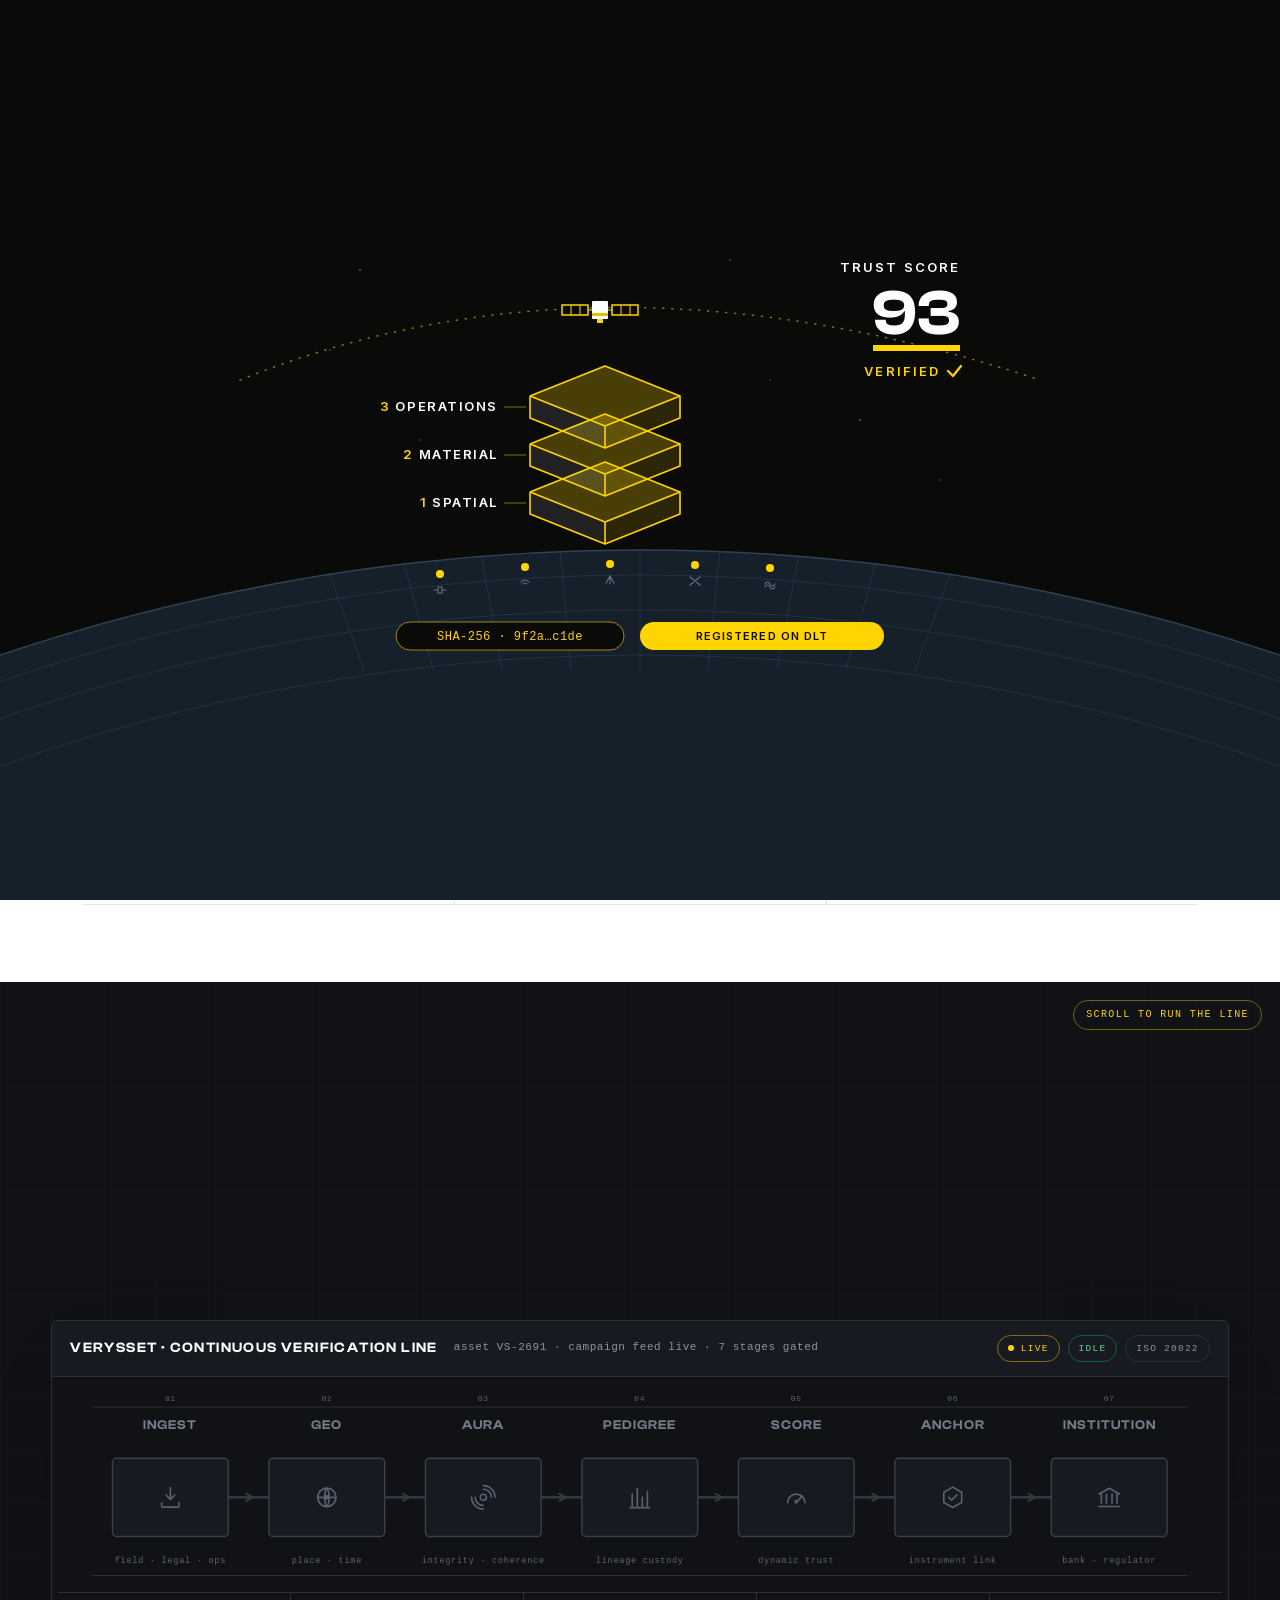
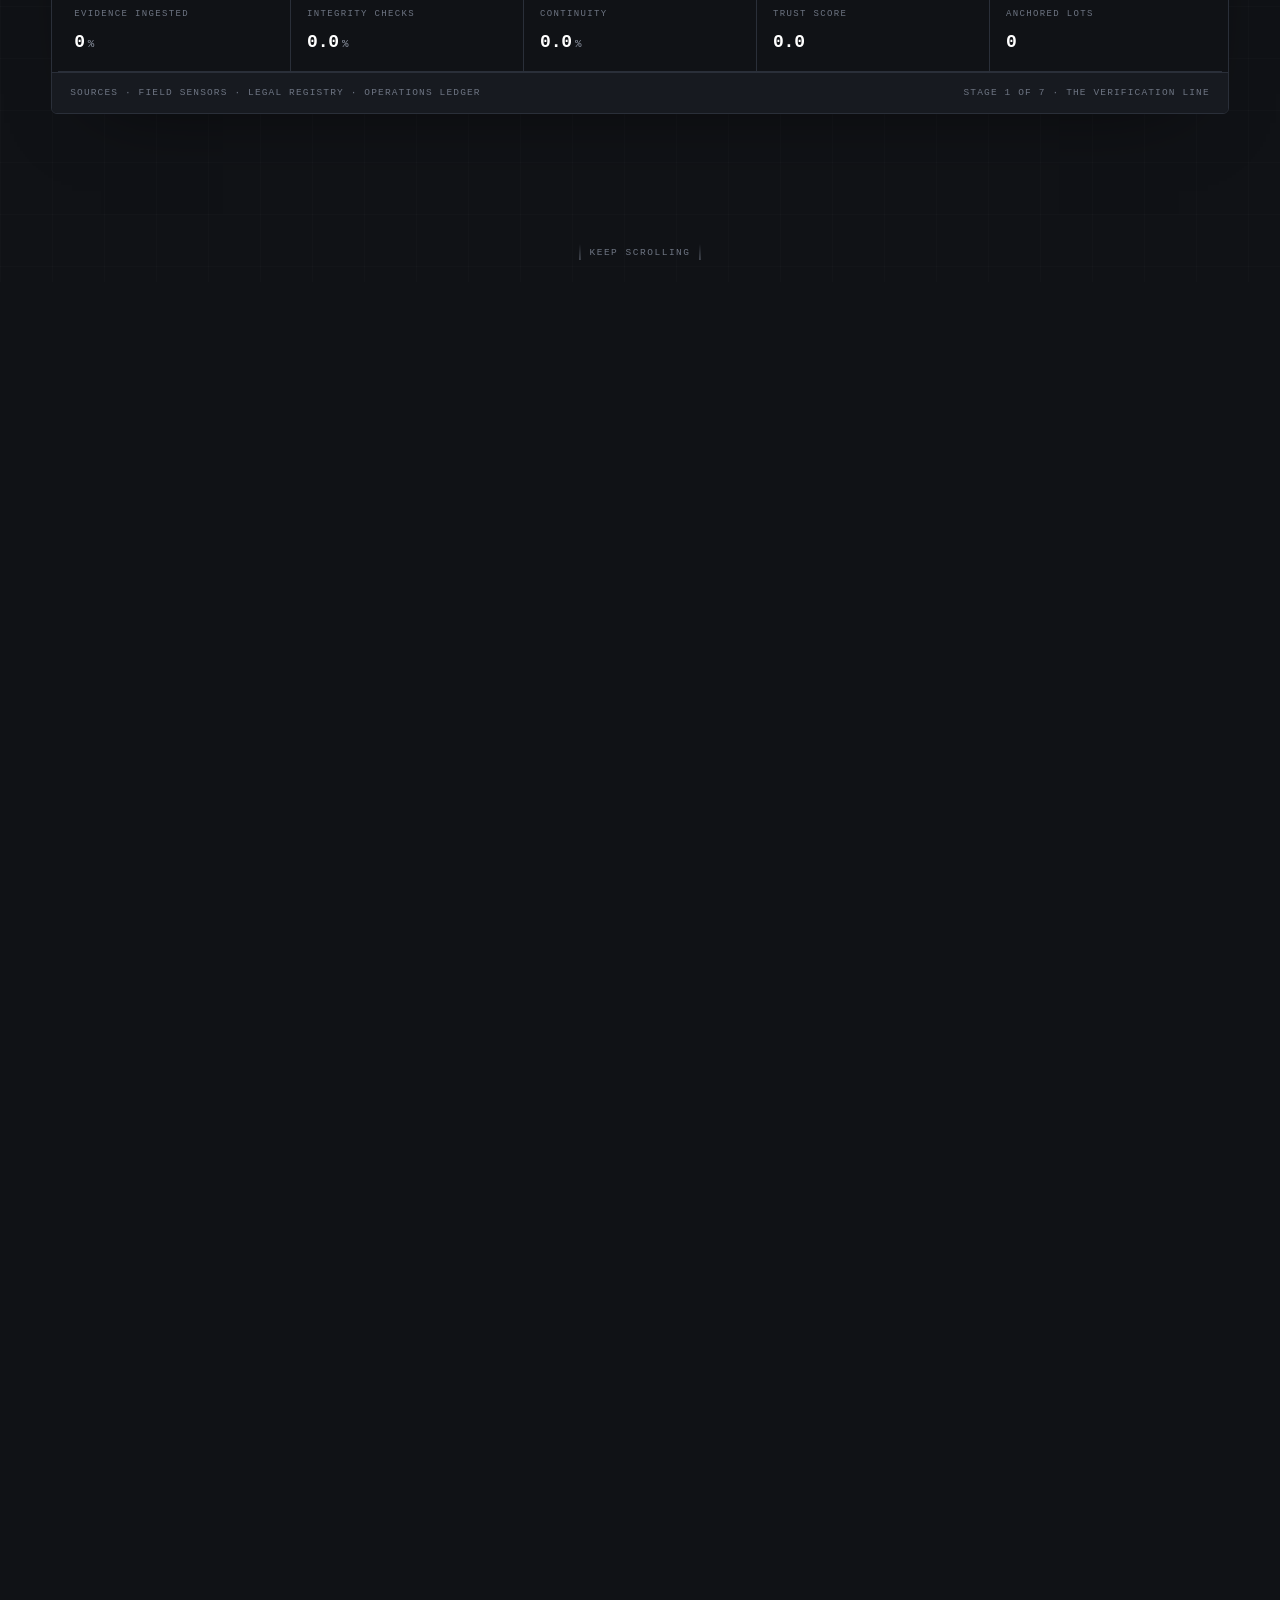
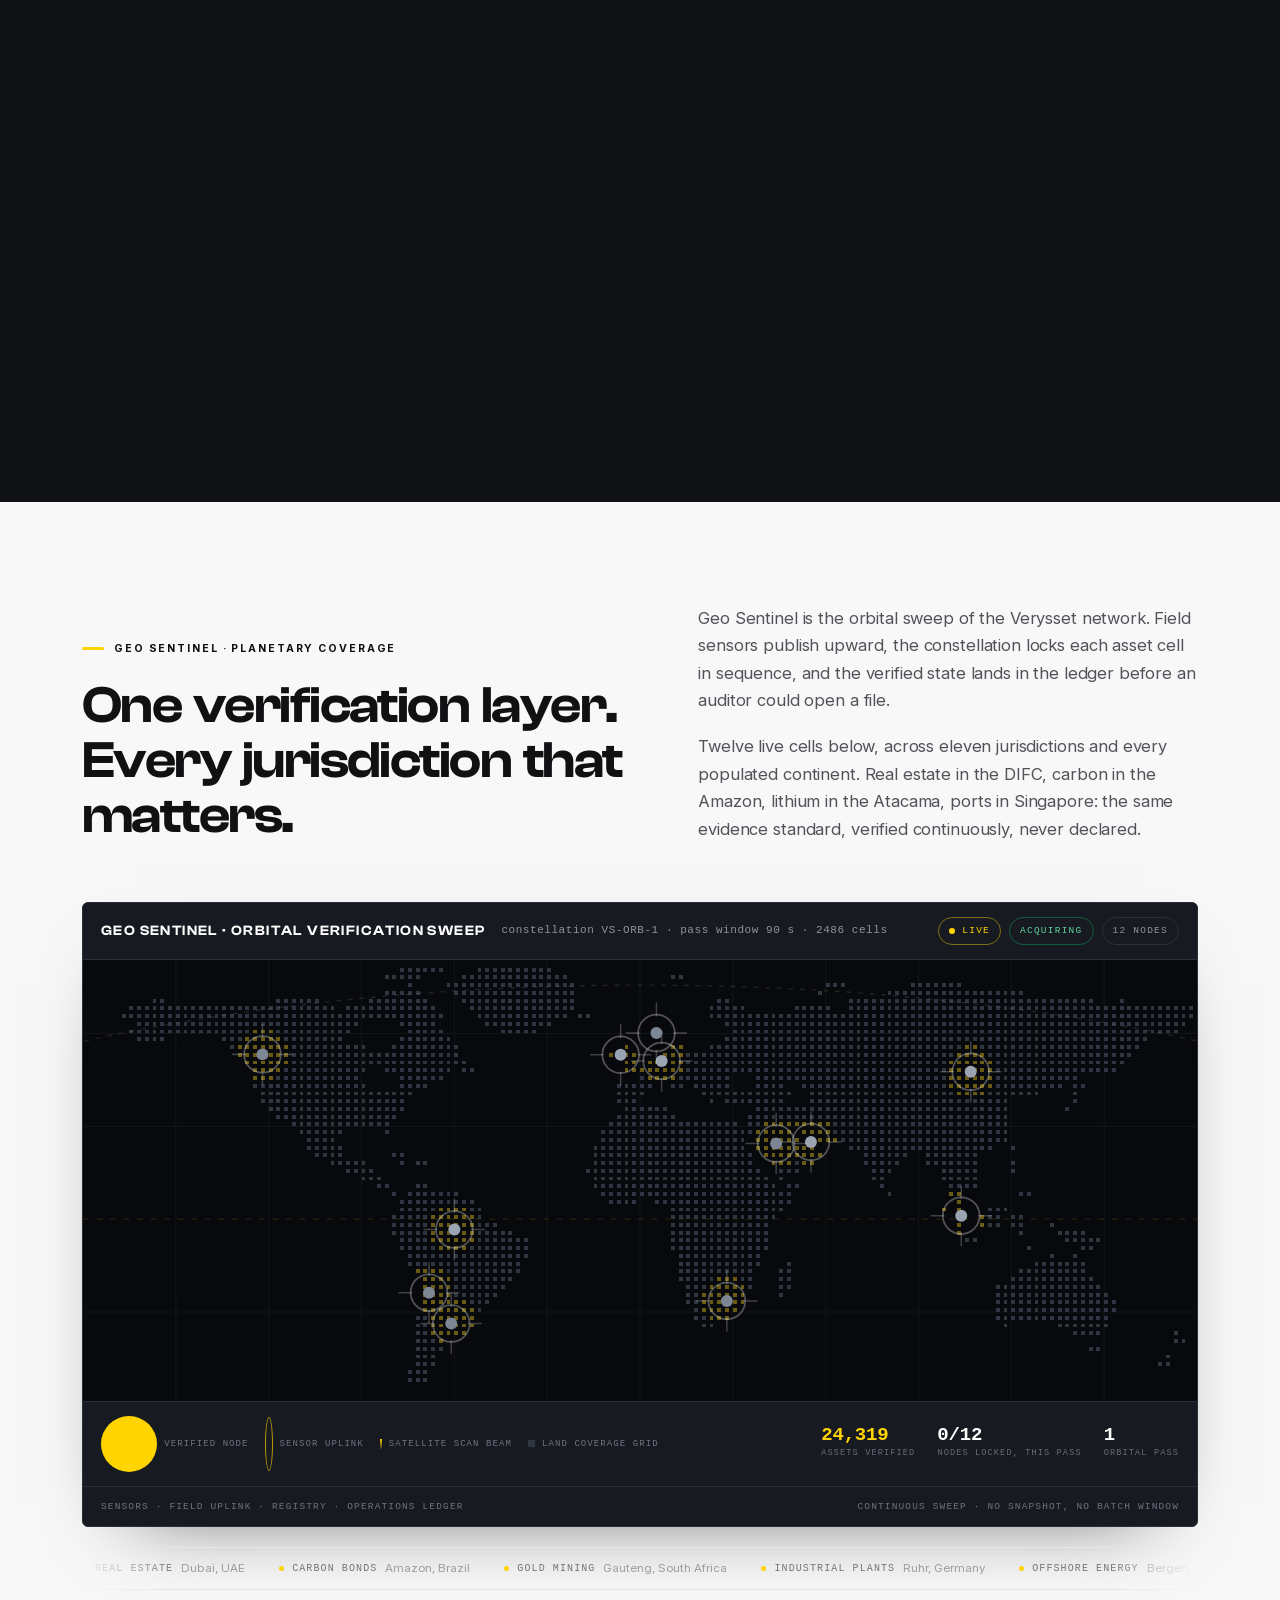
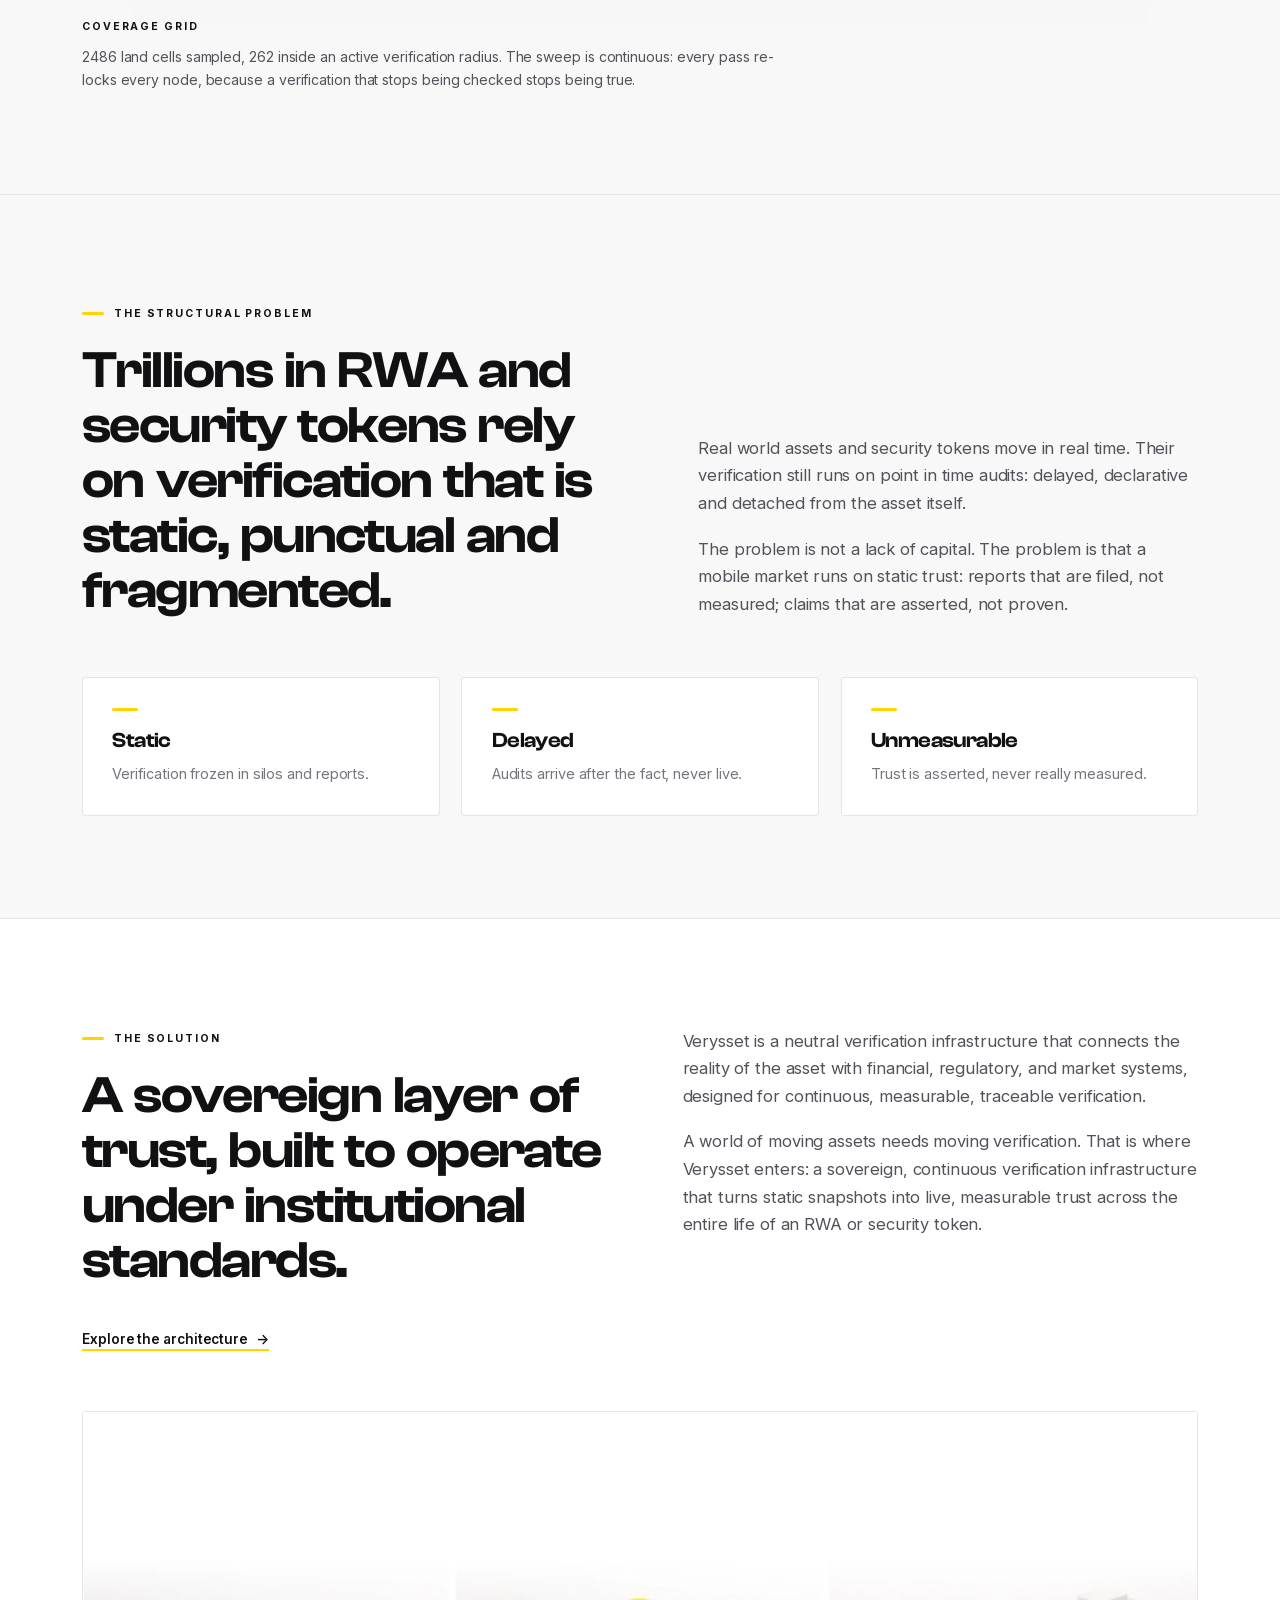
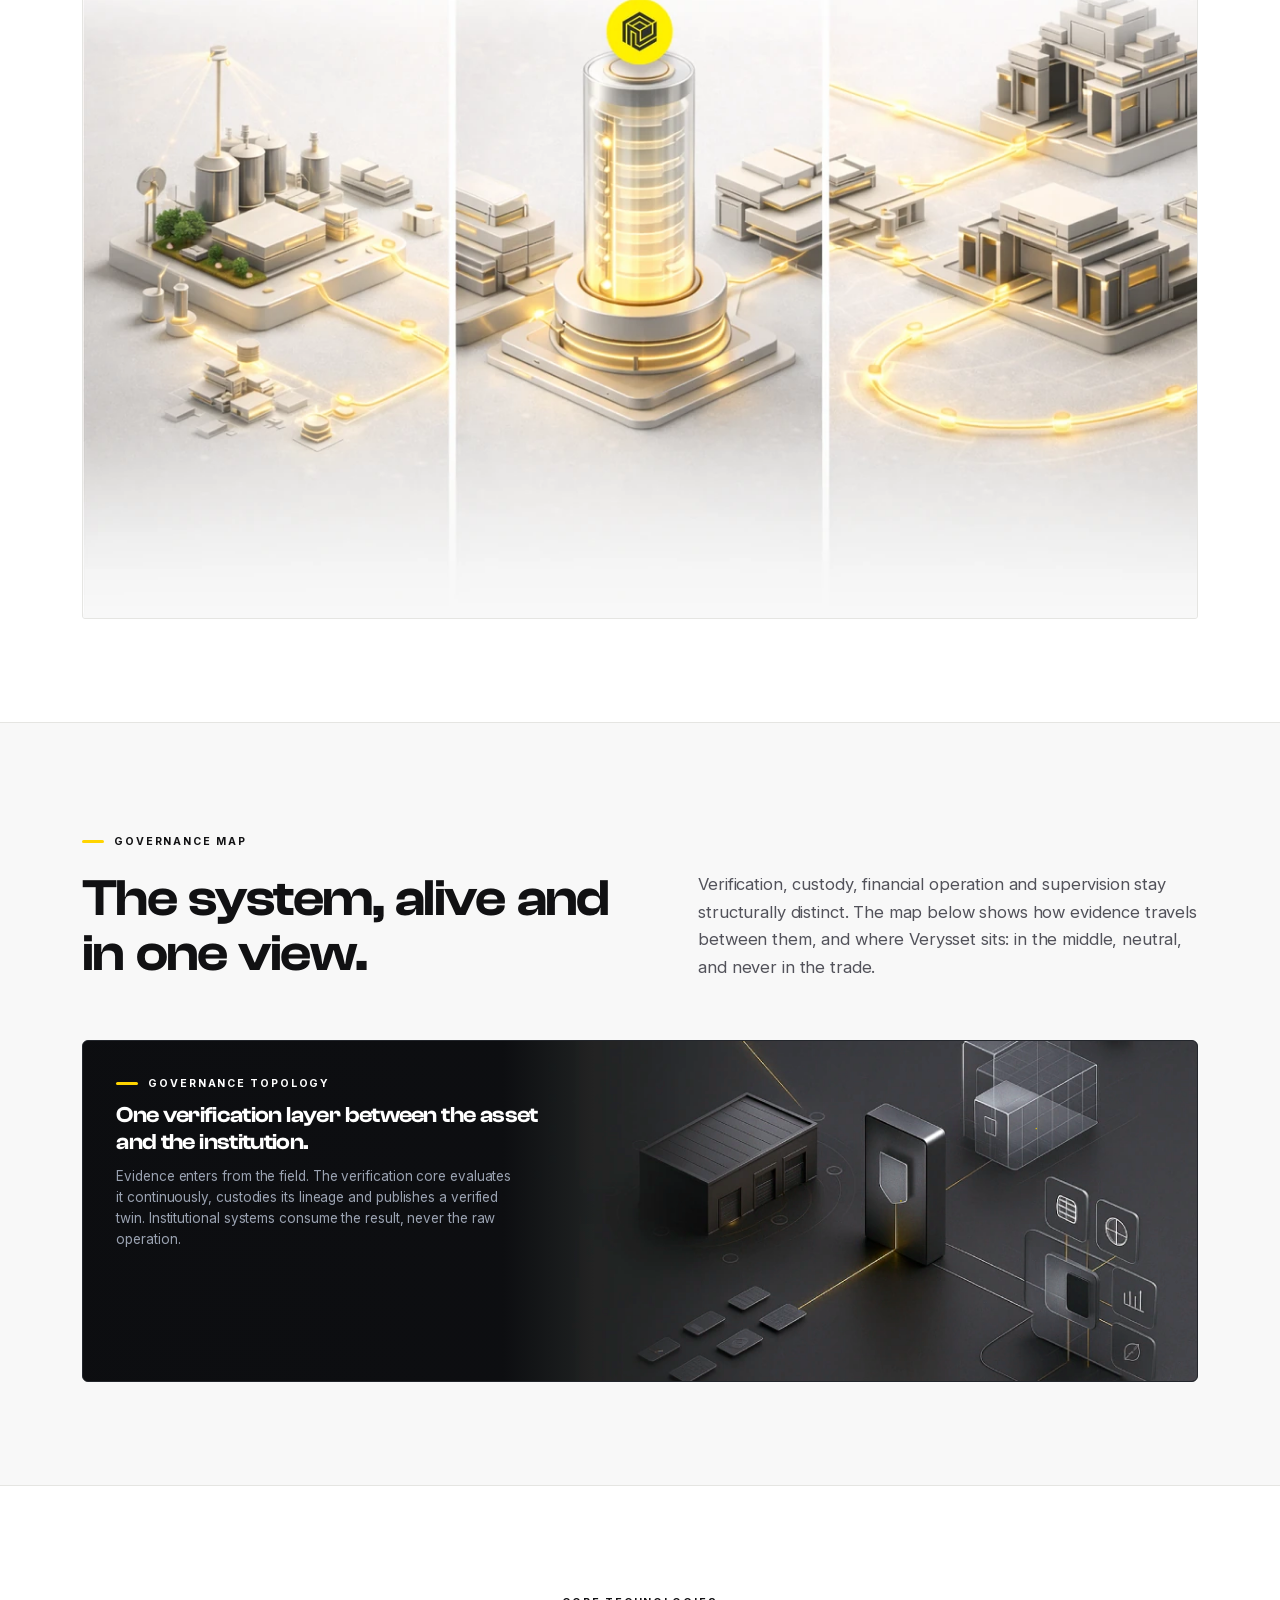
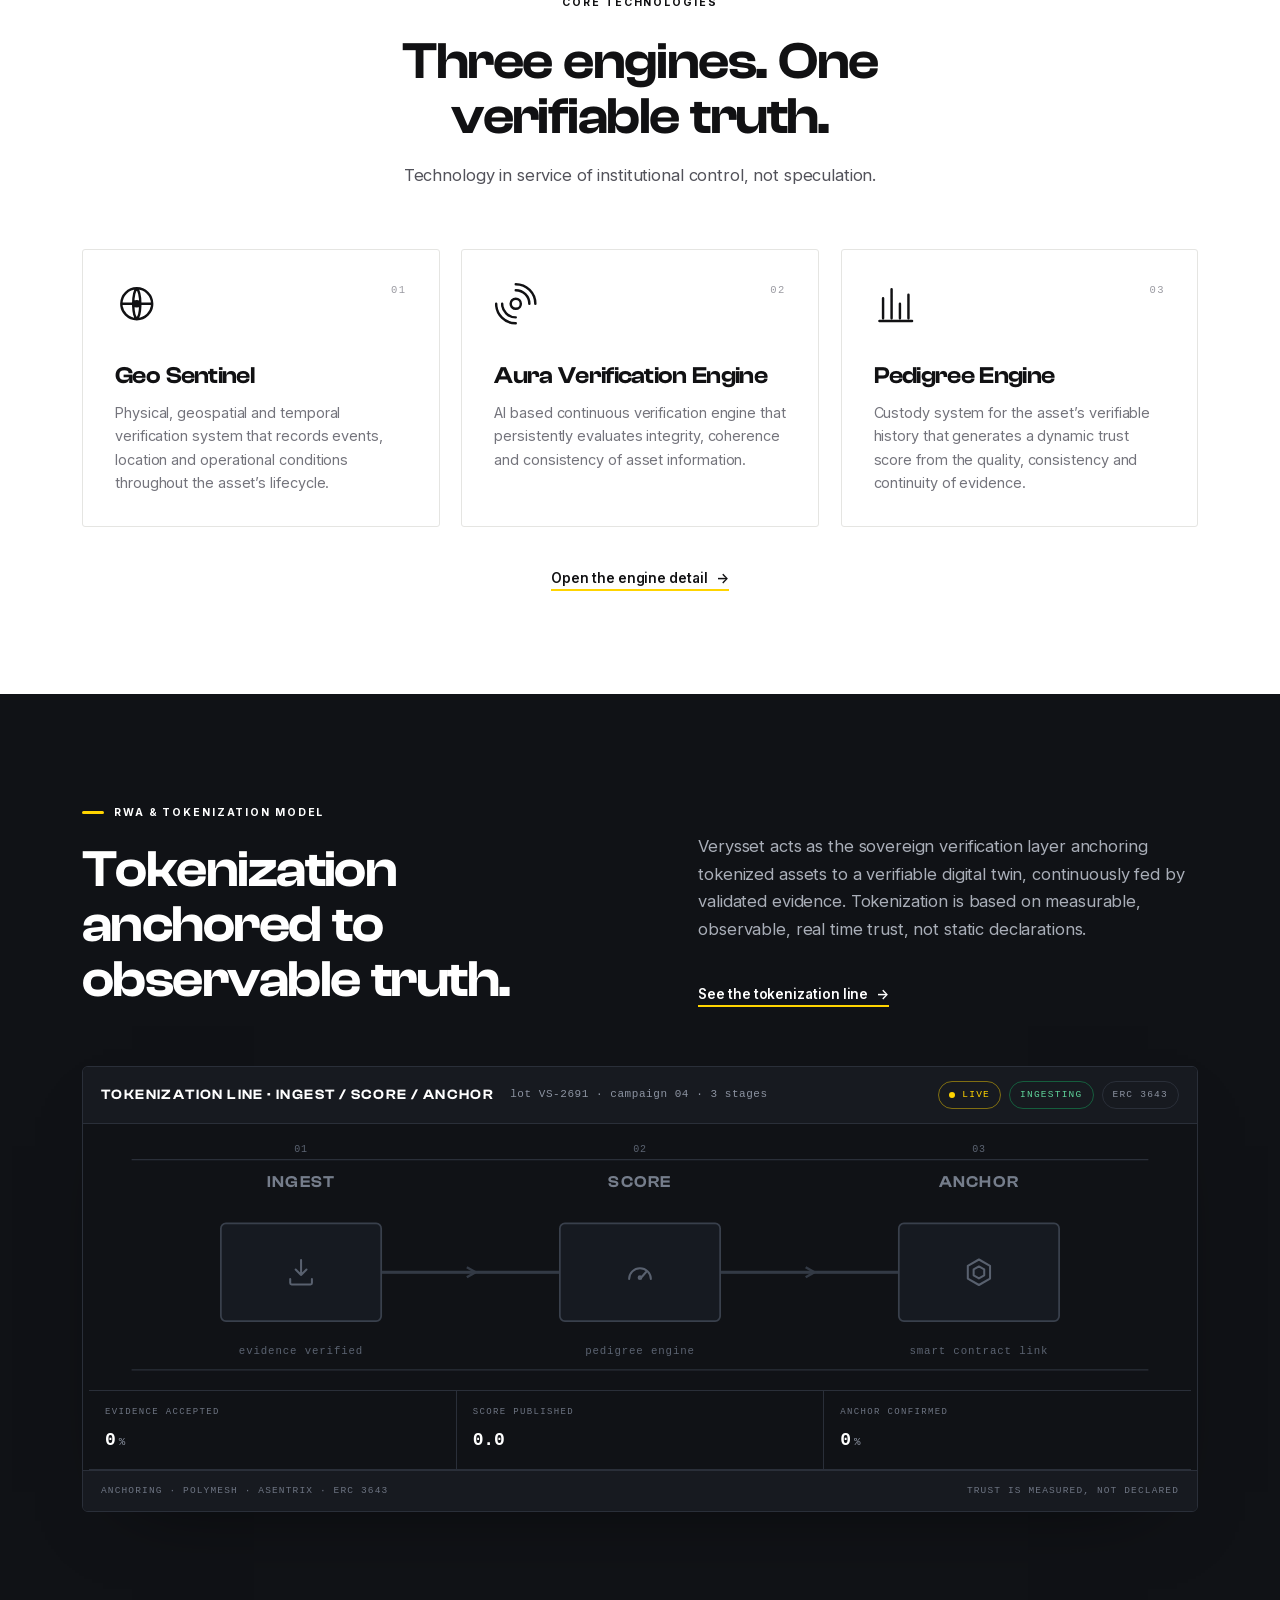
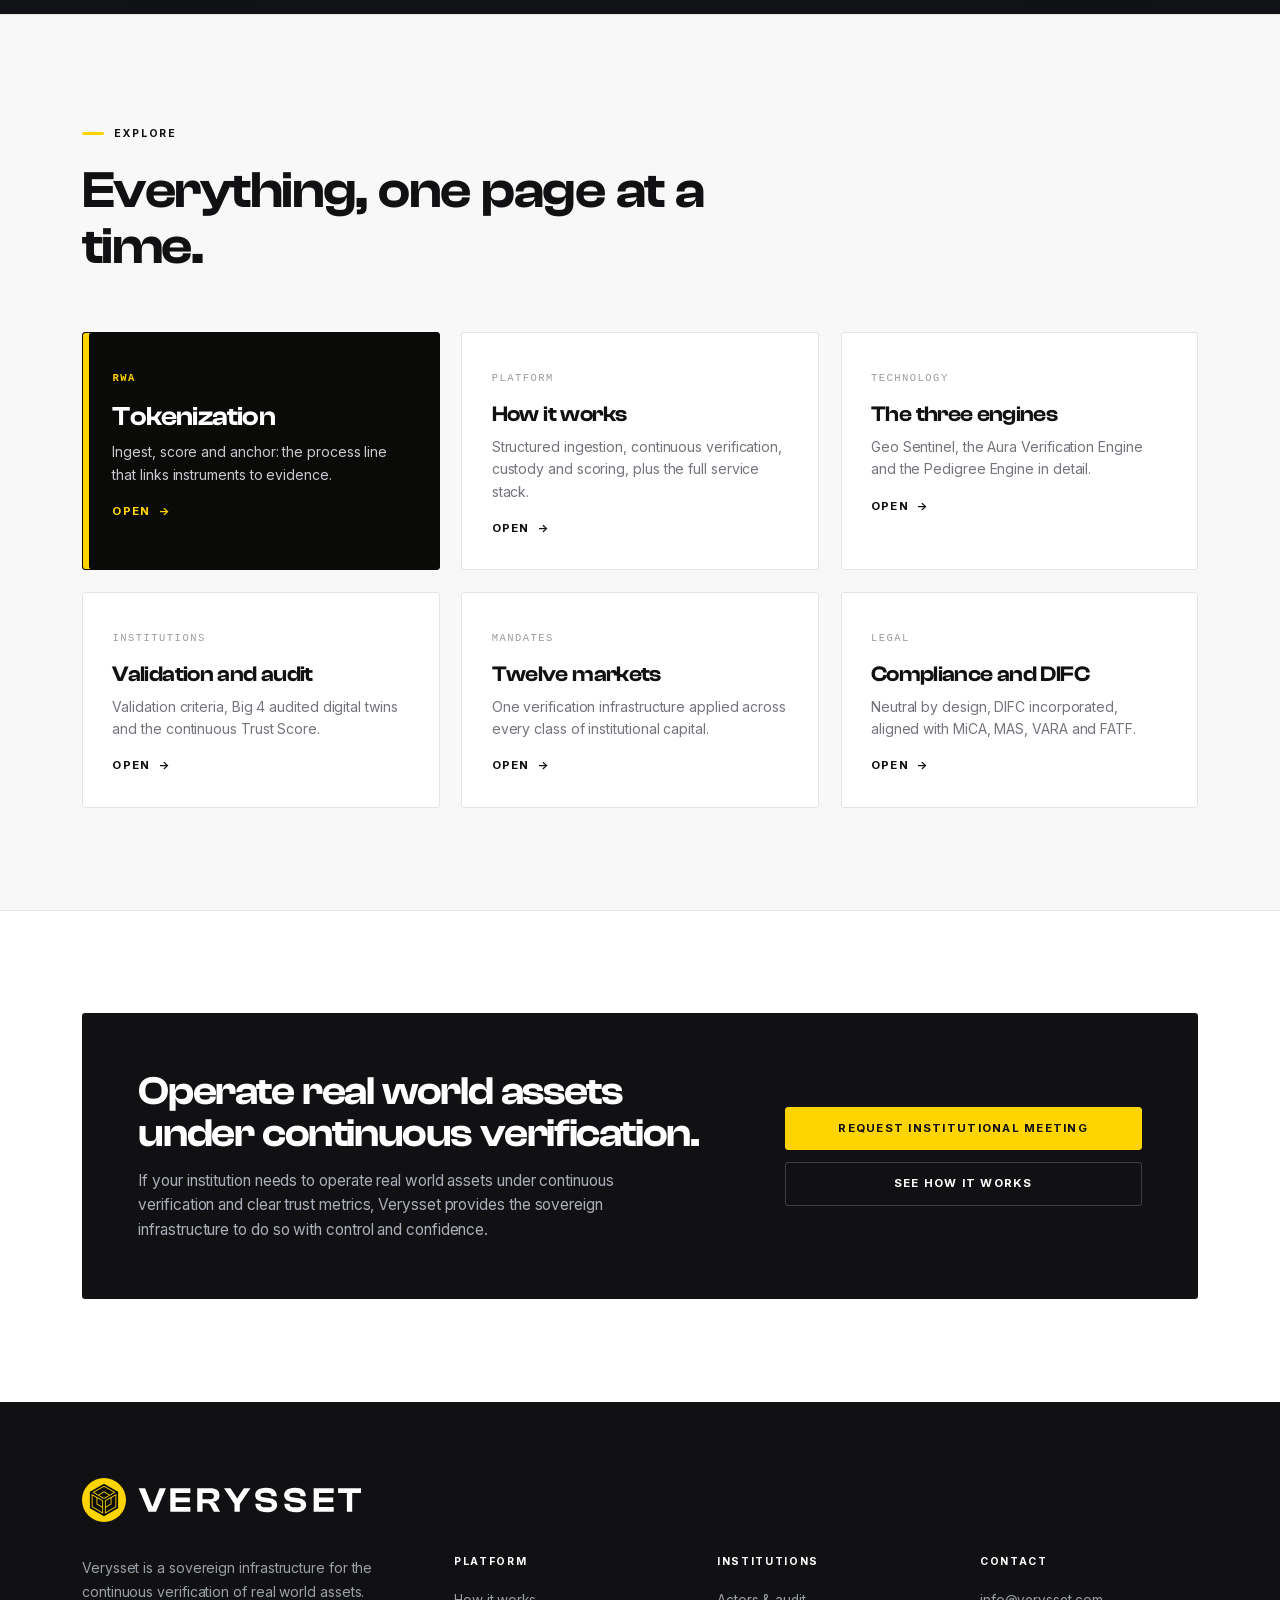
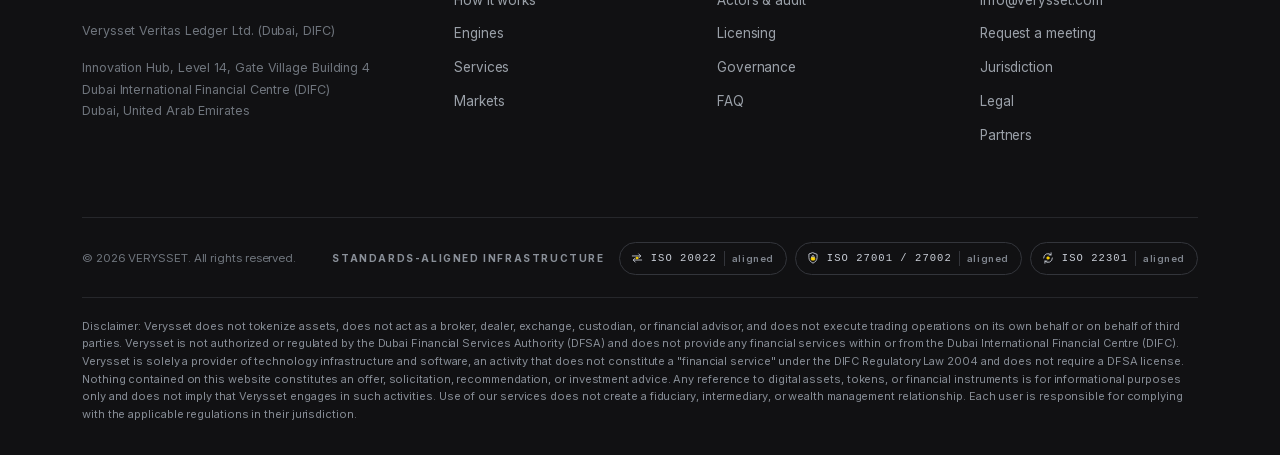
<file: index.html>
<!DOCTYPE html><html lang="en"><head><meta charset="utf-8">
<meta name="viewport" content="width=device-width,initial-scale=1">
<title data-i18n="verysset-sovereign-grade-verification-for-real.4f08">Verysset | Sovereign Grade Verification for Real World Assets</title>
<meta name="description" content="Sovereign grade continuous verification for real world assets. Auditable trust for institutional capital that banks and regulators accept.">
<meta name="theme-color" content="#ffffff">
<meta property="og:title" content="Verysset | Sovereign Grade Verification for Real World Assets">
<meta property="og:description" content="Sovereign grade continuous verification for real world assets. Auditable trust for institutional capital that banks and regulators accept.">
<meta property="og:type" content="website">
<meta name="twitter:card" content="summary_large_image">
<link rel="icon" type="image/svg+xml" href="assets/favicon.svg?v=3">
<link rel="preload" href="assets/fonts/ClashDisplay-Medium.otf" as="font" type="font/otf" crossorigin>
<link rel="preload" href="assets/fonts/ClashDisplay-Semibold.otf" as="font" type="font/otf" crossorigin>
<link rel="preload" href="assets/fonts/Inter-Variable.ttf" as="font" type="font/ttf" crossorigin>
<link rel="stylesheet" href="assets/site.css">
</head><body><div id="vs-preloader" class="vpl" aria-hidden="true"><svg class="vpl-svg" viewBox="0 0 680 440" role="presentation" focusable="false"><defs><clipPath id="vplc"><circle cx="340" cy="2320" r="2000"/></clipPath></defs><g class="vpl-stars" fill="#fff"><circle cx="60" cy="40" r="1"/><circle cx="120" cy="210" r="0.8"/><circle cx="430" cy="30" r="0.8"/><circle cx="560" cy="190" r="1"/><circle cx="640" cy="250" r="0.8"/><circle cx="30" cy="120" r="0.8"/><circle cx="470" cy="150" r="0.7"/></g><g class="vpl-earth"><circle cx="340" cy="2320" r="2000" fill="#16202b"/><g clip-path="url(#vplc)" fill="none" stroke="#223140" stroke-width="1"><circle cx="340" cy="2320" r="1975"/><circle cx="340" cy="2320" r="1940"/><circle cx="340" cy="2320" r="1895"/><path d="M20 318L64 440"/><path d="M100 318L133 440"/><path d="M180 318L202 440"/><path d="M260 318L271 440"/><path d="M340 318L340 440"/><path d="M420 318L408 440"/><path d="M500 318L477 440"/><path d="M580 318L546 440"/><path d="M660 318L615 440"/></g><circle cx="340" cy="2320" r="2000" fill="none" stroke="#2e4254" stroke-width="1.5"/></g><path class="vpl-orbit" d="M-60 150Q300 5 740 150" fill="none" stroke="#FFD400" stroke-width="1.5" stroke-linecap="round" stroke-dasharray="1 8"/><polygon class="vpl-beam" points="300,92 270,352 330,352" fill="#FFD400"/><g transform="translate(140 344)"><path d="M-6 0h3M3 0h3M-2-3h4v6h-4z" transform="translate(0 16)" fill="none" stroke="#5f7082" stroke-width="1.2" stroke-linecap="round"/><circle r="4" fill="#2c3b4a"/><circle class="vpl-lit" r="4" fill="#FFD400" style="animation-delay:2.17s"/><circle class="vpl-ring" r="4" fill="none" stroke="#FFD400" stroke-width="1.5" style="animation-delay:2.17s"/></g><g transform="translate(225 337)"><path d="M-4-1a5 5 0 0 1 8 0M-2 1a2.5 2.5 0 0 1 4 0" transform="translate(0 16)" fill="none" stroke="#5f7082" stroke-width="1.2" stroke-linecap="round"/><circle r="4" fill="#2c3b4a"/><circle class="vpl-lit" r="4" fill="#FFD400" style="animation-delay:2.86s"/><circle class="vpl-ring" r="4" fill="none" stroke="#FFD400" stroke-width="1.5" style="animation-delay:2.86s"/></g><g transform="translate(310 334)"><path d="M0-4v8M-4 3l4-7 4 7" transform="translate(0 16)" fill="none" stroke="#5f7082" stroke-width="1.2" stroke-linecap="round"/><circle r="4" fill="#2c3b4a"/><circle class="vpl-lit" r="4" fill="#FFD400" style="animation-delay:3.46s"/><circle class="vpl-ring" r="4" fill="none" stroke="#FFD400" stroke-width="1.5" style="animation-delay:3.46s"/></g><g transform="translate(395 335)"><path d="M-5-4l10 8M5-4l-10 8M-5-4h0M5 4h0" transform="translate(0 16)" fill="none" stroke="#5f7082" stroke-width="1.2" stroke-linecap="round"/><circle r="4" fill="#2c3b4a"/><circle class="vpl-lit" r="4" fill="#FFD400" style="animation-delay:4.09s"/><circle class="vpl-ring" r="4" fill="none" stroke="#FFD400" stroke-width="1.5" style="animation-delay:4.09s"/></g><g transform="translate(470 338)"><path d="M-5 0q2.5-4 5 0t5 0M-5 3q2.5-4 5 0t5 0" transform="translate(0 16)" fill="none" stroke="#5f7082" stroke-width="1.2" stroke-linecap="round"/><circle r="4" fill="#2c3b4a"/><circle class="vpl-lit" r="4" fill="#FFD400" style="animation-delay:4.71s"/><circle class="vpl-ring" r="4" fill="none" stroke="#FFD400" stroke-width="1.5" style="animation-delay:4.71s"/></g><g class="vpl-links" stroke="#FFD400" stroke-width="1" fill="none"><path pathLength="1" d="M140 344L305 318" style="animation-delay:4.80s"/><path pathLength="1" d="M225 337L305 318" style="animation-delay:4.90s"/><path pathLength="1" d="M310 334L305 318" style="animation-delay:5.00s"/><path pathLength="1" d="M395 335L305 318" style="animation-delay:5.10s"/><path pathLength="1" d="M470 338L305 318" style="animation-delay:5.20s"/></g><g class="vpl-layer" style="animation-delay:4.80s"><g class="vpl-fac" style="animation-delay:5.40s"><polygon points="230,262 305,232 380,262 305,292" fill="#FFD400" fill-opacity=".26"/><polygon points="230,262 305,292 305,314 230,284" fill="#FFFFFF" fill-opacity=".10"/><polygon points="305,292 380,262 380,284 305,314" fill="#FFD400" fill-opacity=".14"/></g><path class="vpl-draw" pathLength="1" d="M230 262L305 232L380 262L305 292ZM230 262V284L305 314L380 284V262M305 292V314" fill="none" stroke="#FFD400" stroke-width="1.6" stroke-linejoin="round" style="animation-delay:4.80s"/><path d="M226 273H204" stroke="#FFD400" stroke-opacity=".5"/><text class="vpl-lab" x="198" y="277" text-anchor="end"><tspan class="vpl-y">1</tspan> <tspan data-i18n="spatial.ca98">SPATIAL</tspan></text></g><g class="vpl-layer" style="animation-delay:5.12s"><g class="vpl-fac" style="animation-delay:5.72s"><polygon points="230,214 305,184 380,214 305,244" fill="#FFD400" fill-opacity=".26"/><polygon points="230,214 305,244 305,266 230,236" fill="#FFFFFF" fill-opacity=".10"/><polygon points="305,244 380,214 380,236 305,266" fill="#FFD400" fill-opacity=".14"/></g><path class="vpl-draw" pathLength="1" d="M230 214L305 184L380 214L305 244ZM230 214V236L305 266L380 236V214M305 244V266" fill="none" stroke="#FFD400" stroke-width="1.6" stroke-linejoin="round" style="animation-delay:5.12s"/><path d="M226 225H204" stroke="#FFD400" stroke-opacity=".5"/><text class="vpl-lab" x="198" y="229" text-anchor="end"><tspan class="vpl-y">2</tspan> <tspan data-i18n="material.c740">MATERIAL</tspan></text></g><g class="vpl-layer" style="animation-delay:5.44s"><g class="vpl-fac" style="animation-delay:6.04s"><polygon points="230,166 305,136 380,166 305,196" fill="#FFD400" fill-opacity=".26"/><polygon points="230,166 305,196 305,218 230,188" fill="#FFFFFF" fill-opacity=".10"/><polygon points="305,196 380,166 380,188 305,218" fill="#FFD400" fill-opacity=".14"/></g><path class="vpl-draw" pathLength="1" d="M230 166L305 136L380 166L305 196ZM230 166V188L305 218L380 188V166M305 196V218" fill="none" stroke="#FFD400" stroke-width="1.6" stroke-linejoin="round" style="animation-delay:5.44s"/><path d="M226 177H204" stroke="#FFD400" stroke-opacity=".5"/><text class="vpl-lab" x="198" y="181" text-anchor="end"><tspan class="vpl-y">3</tspan> <tspan data-i18n="operations.8381">OPERATIONS</tspan></text></g><g transform="translate(300 80)"><g class="vpl-sat"><rect x="-38" y="-5" width="26" height="10" fill="#0A0A09" stroke="#FFD400" stroke-width="1.5"/><rect x="12" y="-5" width="26" height="10" fill="#0A0A09" stroke="#FFD400" stroke-width="1.5"/><path d="M-29-5v10M-20-5v10M21-5v10M30-5v10M-12 0h4M8 0h4" stroke="#FFD400" stroke-width="1"/><rect x="-8" y="-9" width="16" height="18" rx="1" fill="#fff"/><rect x="-8" y="3" width="16" height="3" fill="#E6BF00"/><rect x="-3" y="9" width="6" height="4" fill="#FFD400"/></g></g><g class="vpl-score"><text class="vpl-cap" x="660" y="42" text-anchor="end" data-i18n="trust-score.01c7">TRUST SCORE</text><text class="vpl-num" x="660" y="104" text-anchor="end" style="animation:vpl-hide 1ms linear 2.17s forwards">0</text><text class="vpl-num" x="660" y="104" text-anchor="end" style="animation:vpl-show 1ms linear 2.17s both,vpl-hide 1ms linear 2.86s forwards">12</text><text class="vpl-num" x="660" y="104" text-anchor="end" style="animation:vpl-show 1ms linear 2.86s both,vpl-hide 1ms linear 3.46s forwards">34</text><text class="vpl-num" x="660" y="104" text-anchor="end" style="animation:vpl-show 1ms linear 3.46s both,vpl-hide 1ms linear 4.09s forwards">58</text><text class="vpl-num" x="660" y="104" text-anchor="end" style="animation:vpl-show 1ms linear 4.09s both,vpl-hide 1ms linear 4.71s forwards">79</text><text class="vpl-num" x="660" y="104" text-anchor="end" style="animation:vpl-show 1ms linear 4.71s both">93</text><rect class="vpl-ul" x="573" y="115" width="87" height="6" fill="#FFD400"/><g class="vpl-ok"><path d="M648 141l5 5 8-10" fill="none" stroke="#FFD400" stroke-width="2.2" stroke-linecap="round" stroke-linejoin="round"/><text class="vpl-cap vpl-y" x="640" y="146" text-anchor="end" data-i18n="verified.2778">VERIFIED</text></g></g><g class="vpl-chip vpl-c1"><rect x="96" y="392" width="228" height="28" rx="14" fill="#0A0A09" stroke="#FFD400" stroke-opacity=".6"/><text class="vpl-mono" x="210" y="410" text-anchor="middle" data-noi18n>SHA-256 · 9f2a…c1de</text></g><g class="vpl-chip vpl-c2"><rect x="340" y="392" width="244" height="28" rx="14" fill="#FFD400"/><text class="vpl-cap vpl-dk" x="462" y="410" text-anchor="middle" data-i18n="registered-on-dlt.3314">REGISTERED ON DLT</text></g></svg><i class="vpl-bar"></i></div><script>(function(){var d=document,h=d.documentElement,e=d.getElementById('vs-preloader'),k='vs-preloader-played',s=null,w=window;try{s=w.sessionStorage.getItem(k);w.sessionStorage.setItem(k,'1')}catch(x){}if(s||(w.matchMedia&&w.matchMedia('(prefers-reduced-motion: reduce)').matches)){e.parentNode.removeChild(e);return}h.classList.add('vpl-lock');var gone=0;function out(){if(gone)return;gone=1;try{var u=e.querySelector('.vpl-ul').getBoundingClientRect(),W=e.clientWidth,H=e.clientHeight,st=e.style;if(u.width&&W){st.setProperty('--bx',u.left+'px');st.setProperty('--by',(u.top-H+6)+'px');st.setProperty('--sx',u.width/W);st.setProperty('--sy',u.height/6);e.querySelector('.vpl-bar').offsetWidth}}catch(x){}e.classList.add('vpl-out');setTimeout(function(){if(e.parentNode)e.parentNode.removeChild(e);h.classList.remove('vpl-lock')},1640)}setTimeout(function(){if(d.readyState==='complete')out();else{w.addEventListener('load',out);setTimeout(out,150)}},7700)})();</script>
<a class="skip" href="#main" data-i18n="skip-to-content.b582">Skip to content</a>
<div class="pbar" aria-hidden="true"></div>
<header class="nav" id="nav"><div class="nrow">
<a class="brand" href="index.html" aria-label="Verysset home"><img class="blogo" src="assets/logo.svg" alt="Verysset" width="203" height="32" decoding="async"></a>
<nav class="nmenu" aria-label="Primary"><a href="how-it-works.html" data-i18n="how-it-works.9ffd">How it works</a><a href="engines.html" data-i18n="engines.b61d">Engines</a><a href="institutions.html" data-i18n="institutions.2c9d">Institutions</a><a href="markets.html" data-i18n="markets.52c3">Markets</a><a href="tokenization.html" data-i18n="tokenization.4d61">Tokenization</a><a href="compliance.html" data-i18n="compliance.9c04">Compliance</a><a href="faq.html" data-i18n="faq.1fe9">FAQ</a><a href="partners.html" data-i18n="partners.fd6d">Partners</a><a href="https://app.verysset.com/panel" data-noi18n>Console</a></nav>
<div class="nact"><div class="lang" data-noi18n><button type="button" id="langsel" class="lbtn" title="Language" aria-label="Language" aria-haspopup="listbox" aria-expanded="false" aria-controls="langlist"><svg class="lgi" viewBox="0 0 24 24" width="18" height="18" aria-hidden="true" focusable="false"><path d="M12 3a9 9 0 1 0 0 18 9 9 0 0 0 0-18M3.3 9.8h17.4M3.3 14.2h17.4M12 3c2.6 2.6 2.6 15.4 0 18-2.6-2.6-2.6-15.4 0-18"/></svg><svg class="lchev" viewBox="0 0 8 5" width="7" height="5" aria-hidden="true" focusable="false"><path d="M1 1.1 4 3.9 7 1.1"/></svg></button><ul class="lmenu" id="langlist" role="listbox" aria-label="Language" tabindex="-1"><li role="option" id="lopt-en" data-lang="en" lang="en" aria-selected="true"><svg class="lck" viewBox="0 0 16 16" width="13" height="13" aria-hidden="true" focusable="false"><path d="M3.4 8.6 6.5 11.6 12.6 4.6"/></svg><span class="lnm">English</span></li><li role="option" id="lopt-es" data-lang="es" lang="es" aria-selected="false"><svg class="lck" viewBox="0 0 16 16" width="13" height="13" aria-hidden="true" focusable="false"><path d="M3.4 8.6 6.5 11.6 12.6 4.6"/></svg><span class="lnm">Español</span></li><li role="option" id="lopt-pt" data-lang="pt" lang="pt" aria-selected="false"><svg class="lck" viewBox="0 0 16 16" width="13" height="13" aria-hidden="true" focusable="false"><path d="M3.4 8.6 6.5 11.6 12.6 4.6"/></svg><span class="lnm">Português</span></li><li role="option" id="lopt-zh" data-lang="zh" lang="zh" aria-selected="false"><svg class="lck" viewBox="0 0 16 16" width="13" height="13" aria-hidden="true" focusable="false"><path d="M3.4 8.6 6.5 11.6 12.6 4.6"/></svg><span class="lnm">中文</span></li><li role="option" id="lopt-ru" data-lang="ru" lang="ru" aria-selected="false"><svg class="lck" viewBox="0 0 16 16" width="13" height="13" aria-hidden="true" focusable="false"><path d="M3.4 8.6 6.5 11.6 12.6 4.6"/></svg><span class="lnm">Русский</span></li><li role="option" id="lopt-ar" data-lang="ar" lang="ar" aria-selected="false"><svg class="lck" viewBox="0 0 16 16" width="13" height="13" aria-hidden="true" focusable="false"><path d="M3.4 8.6 6.5 11.6 12.6 4.6"/></svg><span class="lnm" dir="rtl">العربية</span></li></ul></div><a class="btn sm" href="contact.html" data-i18n="request-a-meeting.c277">Request a meeting</a>
<button class="burg" id="burg" aria-label="Menu" aria-expanded="false" aria-controls="drawer"><span></span></button></div>
</div><div class="drawer" id="drawer"><a href="index.html" class="cur" aria-current="page" data-i18n="home.8cf0">Home</a><a href="how-it-works.html" data-i18n="how-it-works.9ffd">How it works</a><a href="engines.html" data-i18n="engines.b61d">Engines</a><a href="institutions.html" data-i18n="institutions.2c9d">Institutions</a><a href="markets.html" data-i18n="markets.52c3">Markets</a><a href="tokenization.html" data-i18n="tokenization.4d61">Tokenization</a><a href="compliance.html" data-i18n="compliance.9c04">Compliance</a><a href="faq.html" data-i18n="faq.1fe9">FAQ</a><a href="partners.html" data-i18n="partners.fd6d">Partners</a><a href="https://app.verysset.com/panel" data-noi18n>Console</a><a href="contact.html" data-i18n="contact.bbaf">Contact</a><a class="btn" href="contact.html" data-i18n="request-a-meeting.c277">Request a meeting</a></div></header>
<main id="main"><section class="hero"><div class="wrap"><span class="eb nb rv" data-i18n="verysset-sovereign-grade-verification-for-real.884a">Verysset&reg; &middot; Sovereign grade verification for real world assets</span><h1 class="rv" data-i="1"><span data-i18n="sovereign-grade-verification-for.8fe9">Sovereign grade verification for</span> <em><span data-i18n="real-world-assets.7e64">real world assets.</span><svg class="rwa-u" data-loop aria-hidden="true" focusable="false"><rect width="100%" height="100%" fill="#FFF3B0"/><rect class="rwa-f rw0" width="100%" height="100%" fill="#FFD400"/><circle class="rw1" cx="16%" cy="70%" r=".038em" fill="#0A0A09"/><circle class="rw2" cx="39%" cy="70%" r=".038em" fill="#0A0A09"/><circle class="rw3" cx="62%" cy="70%" r=".038em" fill="#0A0A09"/><circle class="rw4" cx="85%" cy="70%" r=".038em" fill="#0A0A09"/></svg></em></h1><p class="hsub rv" data-i="2" data-i18n="continuous-auditable-trust-the-evidence-banks.6783">Continuous, auditable trust. The evidence banks and regulators accept. One verifiable truth layer for institutional capital.</p><div class="hcta rv" data-i="3"><a class="btn" href="contact.html" data-i18n="request-institutional-meeting.abd9">Request institutional meeting</a><a class="tl" href="how-it-works.html"><span data-i18n="see-how-it-works.1921">See how it works</span> <span class="ar">&rarr;</span></a></div><ul class="chips rv" data-i="4" aria-label="Verysset live network metrics: verified assets, continuous verification, ISO 20022 interoperability"><li class="chip" data-va-anchor="2026-09-12" data-va-base="4276" data-va-step="13" data-va-days="10"><span class="cib"><svg class="ci" viewBox="0 0 24 24" aria-hidden="true" focusable="false"><title>Verified assets ledger</title><path class="acf" d="M2.6 10.2 12 2.8l9.4 7.4z"/><path d="M5.6 13v4.8M9.9 13v4.8M14.1 13v4.8M18.4 13v4.8M3 20.8h18"/></svg></span><div class="cbd"><b><span class="va-n" data-noi18n>$4.276B</span></b><span class="cl"><span class="dot"></span><span class="va-l" data-noi18n>Live &middot; over <bdi class="va-a">$4.276 billion</bdi> in verified assets</span></span><p class="cc" data-i18n="real-world-asset-value-verified-across-the.183e">Real world asset value verified across the network, growing as new evidence clears.</p></div></li><li class="chip"><span class="cib"><svg class="ci" viewBox="0 0 24 24" aria-hidden="true" focusable="false"><title>Continuous satellite verification</title><path class="acf" d="M13 8l3 3-3 3-3-3z"/><path d="M11.1 4.9 9.1 2.9 4.9 7.1 6.9 9.1z"/><path d="M21.1 14.9 19.1 12.9 14.9 17.1 16.9 19.1z"/><path d="M11.5 9.5 9 7M14.5 12.5 17 15"/><path d="M3 14.5a6.5 6.5 0 0 1 6.5 6.5M3 17.8a3.2 3.2 0 0 1 3.2 3.2"/><circle class="acf" cx="3.6" cy="20.4" r="1.1"/></svg></span><div class="cbd"><b>24/7</b><span class="cl" data-i18n="continuous-verification.4a41">Continuous verification</span><p class="cc" data-i18n="satellite-sweeps-and-event-monitoring-never-pa.57f3">Satellite sweeps and event monitoring never pause.</p></div></li><li class="chip"><span class="cib"><svg class="ci" viewBox="0 0 24 24" aria-hidden="true" focusable="false"><title>Institutional interoperability network</title><circle cx="5" cy="5" r="2"/><circle cx="19" cy="5" r="2"/><circle cx="5" cy="19" r="2"/><circle cx="19" cy="19" r="2"/><path d="M6.5 6.5 10 10M17.5 6.5 14 10M6.5 17.5 10 14M17.5 17.5 14 14M7 5h10M7 19h10"/><circle class="acf" cx="12" cy="12" r="2.8"/></svg></span><div class="cbd"><b><span data-i18n="iso-20022.1f66">ISO&nbsp;20022</span><span class="u" data-i18n="aligned.165f">aligned</span></b><span class="cl" data-i18n="institutional-interoperability.0820">Institutional interoperability</span><p class="cc" data-i18n="native-message-format-for-global-banking-rails.a10c">Native message format for global banking rails.</p></div></li></ul></div></section><div class="showwrap" id="showwrap"><div class="showstage"><div class="grid" aria-hidden="true"></div><div class="showstat" data-i18n="scroll-to-run-the-line.acf3">Scroll to run the line</div><div class="showin"><div class="showhead"><span class="eb nb" data-i18n="how-the-verysset-system-works.2fe0">How the Verysset system works</span><h2 data-i18n="evidence-enters-verification-never-stops.e264">Evidence enters. Verification never stops.</h2><p data-i18n="seven-stages-one-continuous-line-scroll-to.0a58">Seven stages, one continuous line. Scroll to move a live lot through ingestion, geospatial capture, AI verification, lineage custody, scoring and anchoring, all the way to the institution that consumes the result.</p></div><div class="panel procline " data-states="Idle|Ingesting|Geo locked|Verifying|Scoring|Anchoring|Anchored" data-drive="pin"><div class="pbarhead"><span class="ptitle" data-i18n="verysset-continuous-verification-line.d003">VERYSSET &middot; CONTINUOUS VERIFICATION LINE</span><span class="plot" data-i18n="asset-vs-2691-campaign-feed-live-7.a70b">asset VS-2691 &middot; campaign feed live &middot; 7 stages gated</span><span class="ppills"><span class="pill live"><i></i><span data-i18n="live.955a">Live</span></span><span class="pill on" data-status><i></i><span data-i18n="idle.e599">Idle</span></span><span class="pill" data-i18n="iso-20022.1f66">ISO 20022</span></span></div><div class="pbody"><svg data-proc viewBox="0 0 1160 206" role="img" aria-label="Verysset process line" preserveAspectRatio="xMidYMid meet"><path class="axis" d="M34.0 22H1126.0"/><path class="axis" d="M34.0 190 H1126.0"/><path class="flowbase" d="M112.0 112 H1048.0"/><path class="seg" data-k="0" d="M169.7 112 H210.3"/><path class="seg" data-k="0" d="m187.0 108 7 4-7 4" fill="none"/><path class="seg" data-k="1" d="M325.7 112 H366.3"/><path class="seg" data-k="1" d="m343.0 108 7 4-7 4" fill="none"/><path class="seg" data-k="2" d="M481.7 112 H522.3"/><path class="seg" data-k="2" d="m499.0 108 7 4-7 4" fill="none"/><path class="seg" data-k="3" d="M637.7 112 H678.3"/><path class="seg" data-k="3" d="m655.0 108 7 4-7 4" fill="none"/><path class="seg" data-k="4" d="M793.7 112 H834.3"/><path class="seg" data-k="4" d="m811.0 108 7 4-7 4" fill="none"/><path class="seg" data-k="5" d="M949.7 112 H990.3"/><path class="seg" data-k="5" d="m967.0 108 7 4-7 4" fill="none"/><g class="pn" data-k="0"><rect class="pn-box" x="54.3" y="73.0" width="115.4" height="78.0" rx="4"/><g transform="translate(99.00,99.00) scale(1.0833)"><path class="pn-ic" d="M12 3v11m0 0-4-4m4 4 4-4M4 17v3a1 1 0 0 0 1 1h14a1 1 0 0 0 1-1v-3"/></g><text class="pn-t" x="112.0" y="44" text-anchor="middle" data-i18n="ingest.3d67">INGEST</text><text class="pn-s" x="112.0" y="177.0" text-anchor="middle" data-i18n="field-legal-ops.0ce9">field &middot; legal &middot; ops</text><text class="tick" x="112.0" y="16" text-anchor="middle">01</text></g><g class="pn" data-k="1"><rect class="pn-box" x="210.3" y="73.0" width="115.4" height="78.0" rx="4"/><g transform="translate(255.00,99.00) scale(1.0833)"><path class="pn-ic" d="M12 3.5a8.5 8.5 0 1 0 0 17 8.5 8.5 0 0 0 0-17ZM3.5 12h17M12 3.5c2.6 2.5 2.6 14.5 0 17-2.6-2.5-2.6-14.5 0-17M12 10.6a1.4 1.4 0 1 0 0 2.8 1.4 1.4 0 0 0 0-2.8"/></g><text class="pn-t" x="268.0" y="44" text-anchor="middle" data-i18n="geo.4a22">GEO</text><text class="pn-s" x="268.0" y="177.0" text-anchor="middle" data-i18n="place-time.ca1b">place &middot; time</text><text class="tick" x="268.0" y="16" text-anchor="middle">02</text></g><g class="pn" data-k="2"><rect class="pn-box" x="366.3" y="73.0" width="115.4" height="78.0" rx="4"/><g transform="translate(411.00,99.00) scale(1.0833)"><path class="pn-ic" d="M12 9.2a2.8 2.8 0 1 0 0 5.6 2.8 2.8 0 0 0 0-5.6M12 4.5A7.5 7.5 0 0 1 19.5 12M12 19.5A7.5 7.5 0 0 1 4.5 12M12 1.2A10.8 10.8 0 0 1 22.8 12M12 22.8A10.8 10.8 0 0 1 1.2 12"/></g><text class="pn-t" x="424.0" y="44" text-anchor="middle" data-i18n="aura.205d">AURA</text><text class="pn-s" x="424.0" y="177.0" text-anchor="middle" data-i18n="integrity-coherence.2ce6">integrity &middot; coherence</text><text class="tick" x="424.0" y="16" text-anchor="middle">03</text></g><g class="pn" data-k="3"><rect class="pn-box" x="522.3" y="73.0" width="115.4" height="78.0" rx="4"/><g transform="translate(567.00,99.00) scale(1.0833)"><path class="pn-ic" d="M5 20V9m4.7 11V4m4.6 16v-8m4.7 8V7M3 21.5h18"/></g><text class="pn-t" x="580.0" y="44" text-anchor="middle" data-i18n="pedigree.e118">PEDIGREE</text><text class="pn-s" x="580.0" y="177.0" text-anchor="middle" data-i18n="lineage-custody.2535">lineage custody</text><text class="tick" x="580.0" y="16" text-anchor="middle">04</text></g><g class="pn" data-k="4"><rect class="pn-box" x="678.3" y="73.0" width="115.4" height="78.0" rx="4"/><g transform="translate(723.00,99.00) scale(1.0833)"><path class="pn-ic" d="M4 17a8 8 0 1 1 16 0M12 17l4.5-5.2M12 17a1 1 0 1 0 0-2 1 1 0 0 0 0 2"/></g><text class="pn-t" x="736.0" y="44" text-anchor="middle" data-i18n="score.c9b2">SCORE</text><text class="pn-s" x="736.0" y="177.0" text-anchor="middle" data-i18n="dynamic-trust.57b9">dynamic trust</text><text class="tick" x="736.0" y="16" text-anchor="middle">05</text></g><g class="pn" data-k="5"><rect class="pn-box" x="834.3" y="73.0" width="115.4" height="78.0" rx="4"/><g transform="translate(879.00,99.00) scale(1.0833)"><path class="pn-ic" d="m12 2.6 8.2 4.7v9.4L12 21.4 3.8 16.7V7.3ZM8.4 12l2.6 2.6L15.9 9.6"/></g><text class="pn-t" x="892.0" y="44" text-anchor="middle" data-i18n="anchor.1d0d">ANCHOR</text><text class="pn-s" x="892.0" y="177.0" text-anchor="middle" data-i18n="instrument-link.2ff0">instrument link</text><text class="tick" x="892.0" y="16" text-anchor="middle">06</text></g><g class="pn" data-k="6"><rect class="pn-box" x="990.3" y="73.0" width="115.4" height="78.0" rx="4"/><g transform="translate(1035.00,99.00) scale(1.0833)"><path class="pn-ic" d="M2.6 9 12 3.6 21.4 9M4.8 9v8.4m4.6-8.4v8.4m5.2-8.4v8.4m4.6-8.4v8.4M2.6 20.4h18.8"/></g><text class="pn-t" x="1048.0" y="44" text-anchor="middle" data-i18n="institution.8bc5">INSTITUTION</text><text class="pn-s" x="1048.0" y="177.0" text-anchor="middle" data-i18n="bank-regulator.d166">bank &middot; regulator</text><text class="tick" x="1048.0" y="16" text-anchor="middle">07</text></g><path data-flow class="flowpath" d="M112.0 112 H1048.0"/><g data-pulse opacity="0"><circle class="pulse-h" r="11"/><circle class="pulse" r="4.2"/></g></svg><div class="mbal"><div class="mcell"><div class="ml" data-i18n="evidence-ingested.7c05">Evidence ingested</div><div class="mv"><span data-to="100" data-dec="0">0</span><span class="mu">%</span></div></div><div class="mcell"><div class="ml" data-i18n="integrity-checks.fea6">Integrity checks</div><div class="mv"><span data-to="99.2" data-dec="1">0</span><span class="mu">%</span></div></div><div class="mcell"><div class="ml" data-i18n="continuity.f73d">Continuity</div><div class="mv"><span data-to="98.6" data-dec="1">0</span><span class="mu">%</span></div></div><div class="mcell"><div class="ml" data-i18n="trust-score.0c2e">Trust score</div><div class="mv"><span data-to="87.4" data-dec="1">0</span><span class="mu"></span></div></div><div class="mcell"><div class="ml" data-i18n="anchored-lots.39cf">Anchored lots</div><div class="mv"><span data-to="24" data-dec="0">0</span><span class="mu"></span></div></div></div></div><div class="pfoot"><span data-i18n="sources-field-sensors-legal-registry-operation.ad10">Sources &middot; field sensors &middot; legal registry &middot; operations ledger</span><span class="right" data-i18n="stage-1-of-7-the-verification-line.415d">Stage 1 of 7 &middot; the verification line</span></div></div></div><div class="showcue"><i></i><span data-i18n="keep-scrolling.a62a">Keep scrolling</span><i></i></div></div></div><section class="sec planetsec" id="planet"><div class="wrap"><div class="head-split"><div class="rv"><span class="eb" data-i18n="geo-sentinel-planetary-coverage.ad01">Geo Sentinel &middot; planetary coverage</span><h2 class="t" data-i18n="one-verification-layer-every-jurisdiction-that.b324">One verification layer. Every jurisdiction that matters.</h2></div><div class="rv" data-i="1"><p class="lede" style="margin-top:0" data-i18n="geo-sentinel-is-the-orbital-sweep-of.d516">Geo Sentinel is the orbital sweep of the Verysset network. Field sensors publish upward, the constellation locks each asset cell in sequence, and the verified state lands in the ledger before an auditor could open a file.</p><p class="lede" data-i18n="twelve-live-cells-below-across-eleven-jurisdic.8df2">Twelve live cells below, across eleven jurisdictions and every populated continent. Real estate in the DIFC, carbon in the Amazon, lithium in the Atacama, ports in Singapore: the same evidence standard, verified continuously, never declared.</p></div></div><div class="mt rv"><div class="panel planet" data-states="Acquiring|Scanning|Locking|Verified"><div class="pbarhead"><span class="ptitle" data-i18n="geo-sentinel-orbital-verification-sweep.9156">GEO SENTINEL &middot; ORBITAL VERIFICATION SWEEP</span><span class="plot" data-i18n="constellation-vs-orb-1-pass-window-90.6d6a">constellation VS-ORB-1 &middot; pass window 90 s &middot; 2486 cells</span><span class="ppills"><span class="pill live"><i></i><span data-i18n="live.955a">Live</span></span><span class="pill on" data-status><i></i><span data-i18n="acquiring.9a9c">Acquiring</span></span><span class="pill" data-i18n="12-nodes.2a29">12 nodes</span></span></div><div class="pbody"><div class="wmap" data-planet><svg data-world viewBox="0 0 576 228" preserveAspectRatio="xMidYMid meet" role="img" aria-label="World map showing Verysset verification nodes being scanned by an orbital satellite"><defs><clipPath id="wclip"><rect data-wclip x="0" y="0" width="0" height="228"/></clipPath><linearGradient id="wbeam" x1="0" y1="0" x2="0" y2="1"><stop offset="0" stop-color="#FFD400" stop-opacity="0"/><stop offset=".45" stop-color="#FFD400" stop-opacity=".55"/><stop offset="1" stop-color="#FFD400" stop-opacity=".05"/></linearGradient><radialGradient id="wglow" cx=".5" cy=".5" r=".5"><stop offset="0" stop-color="#FFD400" stop-opacity=".30"/><stop offset="1" stop-color="#FFD400" stop-opacity="0"/></radialGradient></defs><path class="wgrat" d="M48 0V228M96 0V228M144 0V228M192 0V228M240 0V228M288 0V228M336 0V228M384 0V228M432 0V228M480 0V228M528 0V228M0 38H576M0 86H576M0 182H576"/><path class="weq" d="M0 134H576"/><g clip-path="url(#wclip)"><path class="wland" d="M164 4h2v2h-2zm4 0h2v2h-2zm4 0h2v2h-2zm4 0h2v2h-2zm4 0h2v2h-2zm4 0h2v2h-2zm20 0h2v2h-2zm4 0h2v2h-2zm4 0h2v2h-2zm4 0h2v2h-2zm4 0h2v2h-2zm4 0h2v2h-2zm4 0h2v2h-2zm4 0h2v2h-2zm4 0h2v2h-2zm4 0h2v2h-2zm-84 4h2v2h-2zm4 0h2v2h-2zm4 0h2v2h-2zm4 0h2v2h-2zm4 0h2v2h-2zm24 0h2v2h-2zm4 0h2v2h-2zm4 0h2v2h-2zm4 0h2v2h-2zm4 0h2v2h-2zm4 0h2v2h-2zm4 0h2v2h-2zm4 0h2v2h-2zm4 0h2v2h-2zm4 0h2v2h-2zm4 0h2v2h-2zm4 0h2v2h-2zm4 0h2v2h-2zm4 0h2v2h-2zm56 0h2v2h-2zm4 0h2v2h-2zm-140 4h2v2h-2zm20 0h2v2h-2zm4 0h2v2h-2zm4 0h2v2h-2zm4 0h2v2h-2zm4 0h2v2h-2zm4 0h2v2h-2zm4 0h2v2h-2zm4 0h2v2h-2zm4 0h2v2h-2zm4 0h2v2h-2zm4 0h2v2h-2zm4 0h2v2h-2zm4 0h2v2h-2zm4 0h2v2h-2zm4 0h2v2h-2zm4 0h2v2h-2zm4 0h2v2h-2zm132 0h2v2h-2zm4 0h2v2h-2zm4 0h2v2h-2zm36 0h2v2h-2zm4 0h2v2h-2zm4 0h2v2h-2zm4 0h2v2h-2zm4 0h2v2h-2zm4 0h2v2h-2zm4 0h2v2h-2zm-296 4h2v2h-2zm4 0h2v2h-2zm4 0h2v2h-2zm4 0h2v2h-2zm4 0h2v2h-2zm20 0h2v2h-2zm4 0h2v2h-2zm4 0h2v2h-2zm4 0h2v2h-2zm4 0h2v2h-2zm4 0h2v2h-2zm4 0h2v2h-2zm4 0h2v2h-2zm4 0h2v2h-2zm4 0h2v2h-2zm4 0h2v2h-2zm4 0h2v2h-2zm4 0h2v2h-2zm4 0h2v2h-2zm4 0h2v2h-2zm4 0h2v2h-2zm128 0h2v2h-2zm36 0h2v2h-2zm4 0h2v2h-2zm4 0h2v2h-2zm4 0h2v2h-2zm4 0h2v2h-2zm4 0h2v2h-2zm4 0h2v2h-2zm4 0h2v2h-2zm4 0h2v2h-2zm4 0h2v2h-2zm4 0h2v2h-2zm4 0h2v2h-2zm4 0h2v2h-2zm4 0h2v2h-2zm4 0h2v2h-2zm4 0h2v2h-2zm4 0h2v2h-2zm4 0h2v2h-2zm-448 4h2v2h-2zm4 0h2v2h-2zm60 0h2v2h-2zm4 0h2v2h-2zm4 0h2v2h-2zm4 0h2v2h-2zm4 0h2v2h-2zm4 0h2v2h-2zm28 0h2v2h-2zm4 0h2v2h-2zm4 0h2v2h-2zm4 0h2v2h-2zm4 0h2v2h-2zm4 0h2v2h-2zm4 0h2v2h-2zm4 0h2v2h-2zm20 0h2v2h-2zm4 0h2v2h-2zm4 0h2v2h-2zm4 0h2v2h-2zm4 0h2v2h-2zm4 0h2v2h-2zm4 0h2v2h-2zm4 0h2v2h-2zm4 0h2v2h-2zm4 0h2v2h-2zm4 0h2v2h-2zm4 0h2v2h-2zm4 0h2v2h-2zm4 0h2v2h-2zm4 0h2v2h-2zm76 0h2v2h-2zm4 0h2v2h-2zm64 0h2v2h-2zm4 0h2v2h-2zm4 0h2v2h-2zm4 0h2v2h-2zm4 0h2v2h-2zm4 0h2v2h-2zm4 0h2v2h-2zm4 0h2v2h-2zm4 0h2v2h-2zm4 0h2v2h-2zm4 0h2v2h-2zm4 0h2v2h-2zm4 0h2v2h-2zm4 0h2v2h-2zm4 0h2v2h-2zm4 0h2v2h-2zm4 0h2v2h-2zm4 0h2v2h-2zm4 0h2v2h-2zm4 0h2v2h-2zm4 0h2v2h-2zm4 0h2v2h-2zm4 0h2v2h-2zm4 0h2v2h-2zm4 0h2v2h-2zm4 0h2v2h-2zm4 0h2v2h-2zm4 0h2v2h-2zm4 0h2v2h-2zm4 0h2v2h-2zm4 0h2v2h-2zm4 0h2v2h-2zm16 0h2v2h-2zm-512 4h2v2h-2zm4 0h2v2h-2zm4 0h2v2h-2zm4 0h2v2h-2zm4 0h2v2h-2zm4 0h2v2h-2zm4 0h2v2h-2zm4 0h2v2h-2zm4 0h2v2h-2zm4 0h2v2h-2zm4 0h2v2h-2zm4 0h2v2h-2zm4 0h2v2h-2zm4 0h2v2h-2zm4 0h2v2h-2zm4 0h2v2h-2zm4 0h2v2h-2zm4 0h2v2h-2zm4 0h2v2h-2zm4 0h2v2h-2zm4 0h2v2h-2zm4 0h2v2h-2zm4 0h2v2h-2zm4 0h2v2h-2zm4 0h2v2h-2zm4 0h2v2h-2zm4 0h2v2h-2zm8 0h2v2h-2zm4 0h2v2h-2zm4 0h2v2h-2zm4 0h2v2h-2zm4 0h2v2h-2zm4 0h2v2h-2zm4 0h2v2h-2zm4 0h2v2h-2zm4 0h2v2h-2zm4 0h2v2h-2zm4 0h2v2h-2zm4 0h2v2h-2zm20 0h2v2h-2zm4 0h2v2h-2zm4 0h2v2h-2zm4 0h2v2h-2zm4 0h2v2h-2zm4 0h2v2h-2zm4 0h2v2h-2zm4 0h2v2h-2zm4 0h2v2h-2zm4 0h2v2h-2zm4 0h2v2h-2zm4 0h2v2h-2zm4 0h2v2h-2zm4 0h2v2h-2zm72 0h2v2h-2zm4 0h2v2h-2zm4 0h2v2h-2zm4 0h2v2h-2zm4 0h2v2h-2zm28 0h2v2h-2zm4 0h2v2h-2zm4 0h2v2h-2zm4 0h2v2h-2zm4 0h2v2h-2zm12 0h2v2h-2zm4 0h2v2h-2zm4 0h2v2h-2zm4 0h2v2h-2zm4 0h2v2h-2zm4 0h2v2h-2zm4 0h2v2h-2zm4 0h2v2h-2zm4 0h2v2h-2zm4 0h2v2h-2zm4 0h2v2h-2zm4 0h2v2h-2zm4 0h2v2h-2zm4 0h2v2h-2zm4 0h2v2h-2zm4 0h2v2h-2zm4 0h2v2h-2zm4 0h2v2h-2zm4 0h2v2h-2zm4 0h2v2h-2zm4 0h2v2h-2zm4 0h2v2h-2zm4 0h2v2h-2zm4 0h2v2h-2zm4 0h2v2h-2zm4 0h2v2h-2zm4 0h2v2h-2zm4 0h2v2h-2zm4 0h2v2h-2zm4 0h2v2h-2zm4 0h2v2h-2zm4 0h2v2h-2zm4 0h2v2h-2zm4 0h2v2h-2zm4 0h2v2h-2zm4 0h2v2h-2zm4 0h2v2h-2zm4 0h2v2h-2zm4 0h2v2h-2zm4 0h2v2h-2zm4 0h2v2h-2zm4 0h2v2h-2zm4 0h2v2h-2zm4 0h2v2h-2zm4 0h2v2h-2zm-552 4h2v2h-2zm4 0h2v2h-2zm4 0h2v2h-2zm4 0h2v2h-2zm4 0h2v2h-2zm4 0h2v2h-2zm4 0h2v2h-2zm4 0h2v2h-2zm4 0h2v2h-2zm4 0h2v2h-2zm4 0h2v2h-2zm4 0h2v2h-2zm4 0h2v2h-2zm4 0h2v2h-2zm4 0h2v2h-2zm4 0h2v2h-2zm4 0h2v2h-2zm4 0h2v2h-2zm4 0h2v2h-2zm4 0h2v2h-2zm4 0h2v2h-2zm4 0h2v2h-2zm4 0h2v2h-2zm4 0h2v2h-2zm4 0h2v2h-2zm4 0h2v2h-2zm4 0h2v2h-2zm4 0h2v2h-2zm4 0h2v2h-2zm4 0h2v2h-2zm4 0h2v2h-2zm4 0h2v2h-2zm4 0h2v2h-2zm4 0h2v2h-2zm4 0h2v2h-2zm4 0h2v2h-2zm4 0h2v2h-2zm4 0h2v2h-2zm4 0h2v2h-2zm4 0h2v2h-2zm4 0h2v2h-2zm4 0h2v2h-2zm20 0h2v2h-2zm4 0h2v2h-2zm4 0h2v2h-2zm4 0h2v2h-2zm4 0h2v2h-2zm4 0h2v2h-2zm4 0h2v2h-2zm4 0h2v2h-2zm4 0h2v2h-2zm4 0h2v2h-2zm4 0h2v2h-2zm4 0h2v2h-2zm8 0h2v2h-2zm4 0h2v2h-2zm64 0h2v2h-2zm4 0h2v2h-2zm4 0h2v2h-2zm4 0h2v2h-2zm4 0h2v2h-2zm4 0h2v2h-2zm4 0h2v2h-2zm4 0h2v2h-2zm4 0h2v2h-2zm4 0h2v2h-2zm4 0h2v2h-2zm4 0h2v2h-2zm4 0h2v2h-2zm4 0h2v2h-2zm4 0h2v2h-2zm4 0h2v2h-2zm4 0h2v2h-2zm4 0h2v2h-2zm4 0h2v2h-2zm4 0h2v2h-2zm4 0h2v2h-2zm4 0h2v2h-2zm4 0h2v2h-2zm4 0h2v2h-2zm4 0h2v2h-2zm4 0h2v2h-2zm4 0h2v2h-2zm4 0h2v2h-2zm4 0h2v2h-2zm4 0h2v2h-2zm4 0h2v2h-2zm4 0h2v2h-2zm4 0h2v2h-2zm4 0h2v2h-2zm4 0h2v2h-2zm4 0h2v2h-2zm4 0h2v2h-2zm4 0h2v2h-2zm4 0h2v2h-2zm4 0h2v2h-2zm4 0h2v2h-2zm4 0h2v2h-2zm4 0h2v2h-2zm4 0h2v2h-2zm4 0h2v2h-2zm4 0h2v2h-2zm4 0h2v2h-2zm4 0h2v2h-2zm4 0h2v2h-2zm4 0h2v2h-2zm4 0h2v2h-2zm4 0h2v2h-2zm4 0h2v2h-2zm4 0h2v2h-2zm4 0h2v2h-2zm4 0h2v2h-2zm4 0h2v2h-2zm4 0h2v2h-2zm4 0h2v2h-2zm4 0h2v2h-2zm4 0h2v2h-2zm4 0h2v2h-2zm4 0h2v2h-2zm-544 4h2v2h-2zm4 0h2v2h-2zm4 0h2v2h-2zm4 0h2v2h-2zm4 0h2v2h-2zm4 0h2v2h-2zm4 0h2v2h-2zm4 0h2v2h-2zm4 0h2v2h-2zm4 0h2v2h-2zm4 0h2v2h-2zm4 0h2v2h-2zm4 0h2v2h-2zm4 0h2v2h-2zm4 0h2v2h-2zm4 0h2v2h-2zm4 0h2v2h-2zm4 0h2v2h-2zm4 0h2v2h-2zm4 0h2v2h-2zm4 0h2v2h-2zm4 0h2v2h-2zm4 0h2v2h-2zm4 0h2v2h-2zm4 0h2v2h-2zm4 0h2v2h-2zm4 0h2v2h-2zm4 0h2v2h-2zm4 0h2v2h-2zm24 0h2v2h-2zm4 0h2v2h-2zm4 0h2v2h-2zm4 0h2v2h-2zm4 0h2v2h-2zm28 0h2v2h-2zm4 0h2v2h-2zm4 0h2v2h-2zm4 0h2v2h-2zm4 0h2v2h-2zm4 0h2v2h-2zm4 0h2v2h-2zm4 0h2v2h-2zm4 0h2v2h-2zm92 0h2v2h-2zm4 0h2v2h-2zm4 0h2v2h-2zm4 0h2v2h-2zm4 0h2v2h-2zm4 0h2v2h-2zm4 0h2v2h-2zm4 0h2v2h-2zm4 0h2v2h-2zm4 0h2v2h-2zm4 0h2v2h-2zm4 0h2v2h-2zm4 0h2v2h-2zm4 0h2v2h-2zm4 0h2v2h-2zm4 0h2v2h-2zm4 0h2v2h-2zm4 0h2v2h-2zm4 0h2v2h-2zm4 0h2v2h-2zm4 0h2v2h-2zm4 0h2v2h-2zm4 0h2v2h-2zm4 0h2v2h-2zm4 0h2v2h-2zm4 0h2v2h-2zm4 0h2v2h-2zm4 0h2v2h-2zm4 0h2v2h-2zm4 0h2v2h-2zm4 0h2v2h-2zm4 0h2v2h-2zm4 0h2v2h-2zm4 0h2v2h-2zm4 0h2v2h-2zm4 0h2v2h-2zm4 0h2v2h-2zm4 0h2v2h-2zm4 0h2v2h-2zm4 0h2v2h-2zm4 0h2v2h-2zm4 0h2v2h-2zm4 0h2v2h-2zm4 0h2v2h-2zm4 0h2v2h-2zm4 0h2v2h-2zm4 0h2v2h-2zm4 0h2v2h-2zm4 0h2v2h-2zm4 0h2v2h-2zm4 0h2v2h-2zm4 0h2v2h-2zm4 0h2v2h-2zm4 0h2v2h-2zm4 0h2v2h-2zm4 0h2v2h-2zm4 0h2v2h-2zm4 0h2v2h-2zm4 0h2v2h-2zm4 0h2v2h-2zm-544 4h2v2h-2zm4 0h2v2h-2zm4 0h2v2h-2zm4 0h2v2h-2zm4 0h2v2h-2zm4 0h2v2h-2zm4 0h2v2h-2zm4 0h2v2h-2zm4 0h2v2h-2zm4 0h2v2h-2zm4 0h2v2h-2zm4 0h2v2h-2zm4 0h2v2h-2zm4 0h2v2h-2zm4 0h2v2h-2zm4 0h2v2h-2zm16 0h2v2h-2zm4 0h2v2h-2zm4 0h2v2h-2zm4 0h2v2h-2zm4 0h2v2h-2zm4 0h2v2h-2zm4 0h2v2h-2zm4 0h2v2h-2zm4 0h2v2h-2zm4 0h2v2h-2zm32 0h2v2h-2zm4 0h2v2h-2zm4 0h2v2h-2zm4 0h2v2h-2zm4 0h2v2h-2zm32 0h2v2h-2zm4 0h2v2h-2zm4 0h2v2h-2zm4 0h2v2h-2zm4 0h2v2h-2zm104 0h2v2h-2zm4 0h2v2h-2zm4 0h2v2h-2zm4 0h2v2h-2zm4 0h2v2h-2zm4 0h2v2h-2zm4 0h2v2h-2zm4 0h2v2h-2zm4 0h2v2h-2zm4 0h2v2h-2zm4 0h2v2h-2zm4 0h2v2h-2zm4 0h2v2h-2zm4 0h2v2h-2zm4 0h2v2h-2zm4 0h2v2h-2zm4 0h2v2h-2zm4 0h2v2h-2zm4 0h2v2h-2zm4 0h2v2h-2zm4 0h2v2h-2zm4 0h2v2h-2zm4 0h2v2h-2zm4 0h2v2h-2zm4 0h2v2h-2zm4 0h2v2h-2zm4 0h2v2h-2zm4 0h2v2h-2zm4 0h2v2h-2zm4 0h2v2h-2zm4 0h2v2h-2zm4 0h2v2h-2zm4 0h2v2h-2zm4 0h2v2h-2zm4 0h2v2h-2zm4 0h2v2h-2zm4 0h2v2h-2zm4 0h2v2h-2zm4 0h2v2h-2zm4 0h2v2h-2zm4 0h2v2h-2zm4 0h2v2h-2zm4 0h2v2h-2zm4 0h2v2h-2zm4 0h2v2h-2zm4 0h2v2h-2zm4 0h2v2h-2zm4 0h2v2h-2zm4 0h2v2h-2zm4 0h2v2h-2zm4 0h2v2h-2zm4 0h2v2h-2zm4 0h2v2h-2zm4 0h2v2h-2zm4 0h2v2h-2zm4 0h2v2h-2zm4 0h2v2h-2zm4 0h2v2h-2zm-536 4h2v2h-2zm4 0h2v2h-2zm4 0h2v2h-2zm4 0h2v2h-2zm32 0h2v2h-2zm4 0h2v2h-2zm4 0h2v2h-2zm24 0h2v2h-2zm4 0h2v2h-2zm4 0h2v2h-2zm4 0h2v2h-2zm4 0h2v2h-2zm4 0h2v2h-2zm4 0h2v2h-2zm4 0h2v2h-2zm32 0h2v2h-2zm4 0h2v2h-2zm4 0h2v2h-2zm4 0h2v2h-2zm4 0h2v2h-2zm4 0h2v2h-2zm4 0h2v2h-2zm144 0h2v2h-2zm4 0h2v2h-2zm4 0h2v2h-2zm4 0h2v2h-2zm4 0h2v2h-2zm4 0h2v2h-2zm4 0h2v2h-2zm4 0h2v2h-2zm4 0h2v2h-2zm4 0h2v2h-2zm4 0h2v2h-2zm4 0h2v2h-2zm4 0h2v2h-2zm4 0h2v2h-2zm4 0h2v2h-2zm4 0h2v2h-2zm4 0h2v2h-2zm4 0h2v2h-2zm4 0h2v2h-2zm4 0h2v2h-2zm4 0h2v2h-2zm4 0h2v2h-2zm4 0h2v2h-2zm4 0h2v2h-2zm4 0h2v2h-2zm4 0h2v2h-2zm4 0h2v2h-2zm4 0h2v2h-2zm4 0h2v2h-2zm4 0h2v2h-2zm4 0h2v2h-2zm4 0h2v2h-2zm4 0h2v2h-2zm4 0h2v2h-2zm4 0h2v2h-2zm4 0h2v2h-2zm4 0h2v2h-2zm4 0h2v2h-2zm4 0h2v2h-2zm4 0h2v2h-2zm4 0h2v2h-2zm4 0h2v2h-2zm4 0h2v2h-2zm4 0h2v2h-2zm4 0h2v2h-2zm4 0h2v2h-2zm4 0h2v2h-2zm4 0h2v2h-2zm4 0h2v2h-2zm4 0h2v2h-2zm4 0h2v2h-2zm4 0h2v2h-2zm4 0h2v2h-2zm4 0h2v2h-2zm4 0h2v2h-2zm-472 4h2v2h-2zm32 0h2v2h-2zm4 0h2v2h-2zm4 0h2v2h-2zm4 0h2v2h-2zm4 0h2v2h-2zm4 0h2v2h-2zm4 0h2v2h-2zm4 0h2v2h-2zm4 0h2v2h-2zm4 0h2v2h-2zm16 0h2v2h-2zm4 0h2v2h-2zm4 0h2v2h-2zm4 0h2v2h-2zm4 0h2v2h-2zm4 0h2v2h-2zm4 0h2v2h-2zm4 0h2v2h-2zm4 0h2v2h-2zm132 0h2v2h-2zm4 0h2v2h-2zm4 0h2v2h-2zm4 0h2v2h-2zm4 0h2v2h-2zm4 0h2v2h-2zm4 0h2v2h-2zm4 0h2v2h-2zm4 0h2v2h-2zm4 0h2v2h-2zm4 0h2v2h-2zm4 0h2v2h-2zm4 0h2v2h-2zm4 0h2v2h-2zm4 0h2v2h-2zm4 0h2v2h-2zm4 0h2v2h-2zm4 0h2v2h-2zm4 0h2v2h-2zm4 0h2v2h-2zm4 0h2v2h-2zm4 0h2v2h-2zm4 0h2v2h-2zm4 0h2v2h-2zm4 0h2v2h-2zm4 0h2v2h-2zm4 0h2v2h-2zm4 0h2v2h-2zm4 0h2v2h-2zm4 0h2v2h-2zm4 0h2v2h-2zm4 0h2v2h-2zm4 0h2v2h-2zm12 0h2v2h-2zm4 0h2v2h-2zm4 0h2v2h-2zm4 0h2v2h-2zm4 0h2v2h-2zm4 0h2v2h-2zm4 0h2v2h-2zm4 0h2v2h-2zm4 0h2v2h-2zm4 0h2v2h-2zm4 0h2v2h-2zm4 0h2v2h-2zm4 0h2v2h-2zm4 0h2v2h-2zm4 0h2v2h-2zm4 0h2v2h-2zm4 0h2v2h-2zm4 0h2v2h-2zm4 0h2v2h-2zm4 0h2v2h-2zm4 0h2v2h-2zm-436 4h2v2h-2zm4 0h2v2h-2zm4 0h2v2h-2zm4 0h2v2h-2zm4 0h2v2h-2zm4 0h2v2h-2zm4 0h2v2h-2zm4 0h2v2h-2zm4 0h2v2h-2zm4 0h2v2h-2zm4 0h2v2h-2zm4 0h2v2h-2zm4 0h2v2h-2zm4 0h2v2h-2zm4 0h2v2h-2zm4 0h2v2h-2zm4 0h2v2h-2zm4 0h2v2h-2zm4 0h2v2h-2zm4 0h2v2h-2zm4 0h2v2h-2zm4 0h2v2h-2zm120 0h2v2h-2zm4 0h2v2h-2zm4 0h2v2h-2zm4 0h2v2h-2zm4 0h2v2h-2zm4 0h2v2h-2zm4 0h2v2h-2zm4 0h2v2h-2zm4 0h2v2h-2zm4 0h2v2h-2zm4 0h2v2h-2zm4 0h2v2h-2zm4 0h2v2h-2zm4 0h2v2h-2zm4 0h2v2h-2zm4 0h2v2h-2zm4 0h2v2h-2zm4 0h2v2h-2zm4 0h2v2h-2zm4 0h2v2h-2zm4 0h2v2h-2zm4 0h2v2h-2zm4 0h2v2h-2zm4 0h2v2h-2zm4 0h2v2h-2zm4 0h2v2h-2zm4 0h2v2h-2zm4 0h2v2h-2zm4 0h2v2h-2zm4 0h2v2h-2zm4 0h2v2h-2zm4 0h2v2h-2zm4 0h2v2h-2zm4 0h2v2h-2zm4 0h2v2h-2zm20 0h2v2h-2zm4 0h2v2h-2zm4 0h2v2h-2zm4 0h2v2h-2zm4 0h2v2h-2zm4 0h2v2h-2zm4 0h2v2h-2zm4 0h2v2h-2zm4 0h2v2h-2zm4 0h2v2h-2zm4 0h2v2h-2zm4 0h2v2h-2zm4 0h2v2h-2zm4 0h2v2h-2zm4 0h2v2h-2zm4 0h2v2h-2zm4 0h2v2h-2zm4 0h2v2h-2zm4 0h2v2h-2zm-432 4h2v2h-2zm4 0h2v2h-2zm4 0h2v2h-2zm4 0h2v2h-2zm4 0h2v2h-2zm4 0h2v2h-2zm4 0h2v2h-2zm4 0h2v2h-2zm4 0h2v2h-2zm4 0h2v2h-2zm4 0h2v2h-2zm4 0h2v2h-2zm4 0h2v2h-2zm4 0h2v2h-2zm4 0h2v2h-2zm4 0h2v2h-2zm4 0h2v2h-2zm4 0h2v2h-2zm4 0h2v2h-2zm4 0h2v2h-2zm4 0h2v2h-2zm4 0h2v2h-2zm4 0h2v2h-2zm116 0h2v2h-2zm4 0h2v2h-2zm4 0h2v2h-2zm4 0h2v2h-2zm4 0h2v2h-2zm4 0h2v2h-2zm4 0h2v2h-2zm4 0h2v2h-2zm4 0h2v2h-2zm4 0h2v2h-2zm4 0h2v2h-2zm4 0h2v2h-2zm4 0h2v2h-2zm4 0h2v2h-2zm4 0h2v2h-2zm4 0h2v2h-2zm4 0h2v2h-2zm4 0h2v2h-2zm4 0h2v2h-2zm4 0h2v2h-2zm4 0h2v2h-2zm4 0h2v2h-2zm4 0h2v2h-2zm4 0h2v2h-2zm4 0h2v2h-2zm4 0h2v2h-2zm4 0h2v2h-2zm4 0h2v2h-2zm4 0h2v2h-2zm4 0h2v2h-2zm4 0h2v2h-2zm4 0h2v2h-2zm4 0h2v2h-2zm4 0h2v2h-2zm28 0h2v2h-2zm4 0h2v2h-2zm4 0h2v2h-2zm4 0h2v2h-2zm4 0h2v2h-2zm4 0h2v2h-2zm4 0h2v2h-2zm4 0h2v2h-2zm4 0h2v2h-2zm4 0h2v2h-2zm4 0h2v2h-2zm4 0h2v2h-2zm4 0h2v2h-2zm4 0h2v2h-2zm4 0h2v2h-2zm4 0h2v2h-2zm4 0h2v2h-2zm-432 4h2v2h-2zm4 0h2v2h-2zm4 0h2v2h-2zm4 0h2v2h-2zm4 0h2v2h-2zm4 0h2v2h-2zm4 0h2v2h-2zm4 0h2v2h-2zm4 0h2v2h-2zm4 0h2v2h-2zm4 0h2v2h-2zm12 0h2v2h-2zm4 0h2v2h-2zm4 0h2v2h-2zm4 0h2v2h-2zm4 0h2v2h-2zm4 0h2v2h-2zm4 0h2v2h-2zm4 0h2v2h-2zm4 0h2v2h-2zm8 0h2v2h-2zm4 0h2v2h-2zm112 0h2v2h-2zm4 0h2v2h-2zm4 0h2v2h-2zm4 0h2v2h-2zm4 0h2v2h-2zm4 0h2v2h-2zm4 0h2v2h-2zm4 0h2v2h-2zm4 0h2v2h-2zm4 0h2v2h-2zm4 0h2v2h-2zm4 0h2v2h-2zm4 0h2v2h-2zm4 0h2v2h-2zm4 0h2v2h-2zm4 0h2v2h-2zm4 0h2v2h-2zm4 0h2v2h-2zm4 0h2v2h-2zm4 0h2v2h-2zm4 0h2v2h-2zm4 0h2v2h-2zm4 0h2v2h-2zm4 0h2v2h-2zm4 0h2v2h-2zm4 0h2v2h-2zm4 0h2v2h-2zm4 0h2v2h-2zm4 0h2v2h-2zm4 0h2v2h-2zm4 0h2v2h-2zm4 0h2v2h-2zm4 0h2v2h-2zm4 0h2v2h-2zm28 0h2v2h-2zm4 0h2v2h-2zm4 0h2v2h-2zm4 0h2v2h-2zm4 0h2v2h-2zm4 0h2v2h-2zm4 0h2v2h-2zm4 0h2v2h-2zm4 0h2v2h-2zm4 0h2v2h-2zm4 0h2v2h-2zm4 0h2v2h-2zm4 0h2v2h-2zm4 0h2v2h-2zm4 0h2v2h-2zm4 0h2v2h-2zm-432 4h2v2h-2zm4 0h2v2h-2zm4 0h2v2h-2zm4 0h2v2h-2zm4 0h2v2h-2zm4 0h2v2h-2zm4 0h2v2h-2zm4 0h2v2h-2zm4 0h2v2h-2zm4 0h2v2h-2zm4 0h2v2h-2zm24 0h2v2h-2zm4 0h2v2h-2zm4 0h2v2h-2zm4 0h2v2h-2zm4 0h2v2h-2zm4 0h2v2h-2zm104 0h2v2h-2zm20 0h2v2h-2zm4 0h2v2h-2zm4 0h2v2h-2zm4 0h2v2h-2zm4 0h2v2h-2zm4 0h2v2h-2zm4 0h2v2h-2zm16 0h2v2h-2zm4 0h2v2h-2zm4 0h2v2h-2zm4 0h2v2h-2zm4 0h2v2h-2zm4 0h2v2h-2zm4 0h2v2h-2zm4 0h2v2h-2zm4 0h2v2h-2zm4 0h2v2h-2zm4 0h2v2h-2zm4 0h2v2h-2zm4 0h2v2h-2zm4 0h2v2h-2zm4 0h2v2h-2zm4 0h2v2h-2zm4 0h2v2h-2zm4 0h2v2h-2zm4 0h2v2h-2zm4 0h2v2h-2zm4 0h2v2h-2zm4 0h2v2h-2zm4 0h2v2h-2zm4 0h2v2h-2zm4 0h2v2h-2zm28 0h2v2h-2zm4 0h2v2h-2zm4 0h2v2h-2zm4 0h2v2h-2zm4 0h2v2h-2zm4 0h2v2h-2zm4 0h2v2h-2zm4 0h2v2h-2zm4 0h2v2h-2zm4 0h2v2h-2zm4 0h2v2h-2zm-424 4h2v2h-2zm4 0h2v2h-2zm4 0h2v2h-2zm4 0h2v2h-2zm4 0h2v2h-2zm4 0h2v2h-2zm4 0h2v2h-2zm4 0h2v2h-2zm4 0h2v2h-2zm4 0h2v2h-2zm4 0h2v2h-2zm4 0h2v2h-2zm4 0h2v2h-2zm4 0h2v2h-2zm4 0h2v2h-2zm20 0h2v2h-2zm4 0h2v2h-2zm4 0h2v2h-2zm4 0h2v2h-2zm100 0h2v2h-2zm4 0h2v2h-2zm4 0h2v2h-2zm4 0h2v2h-2zm4 0h2v2h-2zm12 0h2v2h-2zm4 0h2v2h-2zm8 0h2v2h-2zm4 0h2v2h-2zm4 0h2v2h-2zm4 0h2v2h-2zm4 0h2v2h-2zm16 0h2v2h-2zm4 0h2v2h-2zm4 0h2v2h-2zm4 0h2v2h-2zm12 0h2v2h-2zm4 0h2v2h-2zm4 0h2v2h-2zm4 0h2v2h-2zm4 0h2v2h-2zm4 0h2v2h-2zm4 0h2v2h-2zm4 0h2v2h-2zm4 0h2v2h-2zm4 0h2v2h-2zm4 0h2v2h-2zm4 0h2v2h-2zm4 0h2v2h-2zm4 0h2v2h-2zm4 0h2v2h-2zm4 0h2v2h-2zm4 0h2v2h-2zm4 0h2v2h-2zm4 0h2v2h-2zm28 0h2v2h-2zm4 0h2v2h-2zm4 0h2v2h-2zm4 0h2v2h-2zm4 0h2v2h-2zm4 0h2v2h-2zm4 0h2v2h-2zm4 0h2v2h-2zm4 0h2v2h-2zm8 0h2v2h-2zm4 0h2v2h-2zm-424 4h2v2h-2zm4 0h2v2h-2zm4 0h2v2h-2zm4 0h2v2h-2zm4 0h2v2h-2zm4 0h2v2h-2zm4 0h2v2h-2zm4 0h2v2h-2zm4 0h2v2h-2zm4 0h2v2h-2zm4 0h2v2h-2zm4 0h2v2h-2zm4 0h2v2h-2zm4 0h2v2h-2zm4 0h2v2h-2zm4 0h2v2h-2zm4 0h2v2h-2zm4 0h2v2h-2zm4 0h2v2h-2zm4 0h2v2h-2zm108 0h2v2h-2zm4 0h2v2h-2zm4 0h2v2h-2zm4 0h2v2h-2zm32 0h2v2h-2zm4 0h2v2h-2zm4 0h2v2h-2zm4 0h2v2h-2zm4 0h2v2h-2zm4 0h2v2h-2zm4 0h2v2h-2zm4 0h2v2h-2zm4 0h2v2h-2zm4 0h2v2h-2zm4 0h2v2h-2zm4 0h2v2h-2zm12 0h2v2h-2zm4 0h2v2h-2zm4 0h2v2h-2zm4 0h2v2h-2zm4 0h2v2h-2zm4 0h2v2h-2zm4 0h2v2h-2zm4 0h2v2h-2zm4 0h2v2h-2zm4 0h2v2h-2zm4 0h2v2h-2zm4 0h2v2h-2zm4 0h2v2h-2zm4 0h2v2h-2zm4 0h2v2h-2zm4 0h2v2h-2zm4 0h2v2h-2zm4 0h2v2h-2zm4 0h2v2h-2zm20 0h2v2h-2zm4 0h2v2h-2zm4 0h2v2h-2zm4 0h2v2h-2zm4 0h2v2h-2zm4 0h2v2h-2zm4 0h2v2h-2zm20 0h2v2h-2zm-420 4h2v2h-2zm4 0h2v2h-2zm4 0h2v2h-2zm4 0h2v2h-2zm4 0h2v2h-2zm4 0h2v2h-2zm4 0h2v2h-2zm4 0h2v2h-2zm4 0h2v2h-2zm4 0h2v2h-2zm4 0h2v2h-2zm4 0h2v2h-2zm4 0h2v2h-2zm4 0h2v2h-2zm4 0h2v2h-2zm4 0h2v2h-2zm4 0h2v2h-2zm4 0h2v2h-2zm4 0h2v2h-2zm112 0h2v2h-2zm4 0h2v2h-2zm4 0h2v2h-2zm40 0h2v2h-2zm8 0h2v2h-2zm4 0h2v2h-2zm4 0h2v2h-2zm4 0h2v2h-2zm4 0h2v2h-2zm4 0h2v2h-2zm4 0h2v2h-2zm4 0h2v2h-2zm16 0h2v2h-2zm4 0h2v2h-2zm4 0h2v2h-2zm4 0h2v2h-2zm4 0h2v2h-2zm4 0h2v2h-2zm4 0h2v2h-2zm4 0h2v2h-2zm4 0h2v2h-2zm4 0h2v2h-2zm4 0h2v2h-2zm4 0h2v2h-2zm4 0h2v2h-2zm4 0h2v2h-2zm4 0h2v2h-2zm4 0h2v2h-2zm4 0h2v2h-2zm4 0h2v2h-2zm4 0h2v2h-2zm4 0h2v2h-2zm4 0h2v2h-2zm4 0h2v2h-2zm4 0h2v2h-2zm4 0h2v2h-2zm4 0h2v2h-2zm4 0h2v2h-2zm36 0h2v2h-2zm-416 4h2v2h-2zm4 0h2v2h-2zm4 0h2v2h-2zm4 0h2v2h-2zm4 0h2v2h-2zm4 0h2v2h-2zm4 0h2v2h-2zm4 0h2v2h-2zm4 0h2v2h-2zm4 0h2v2h-2zm4 0h2v2h-2zm4 0h2v2h-2zm4 0h2v2h-2zm4 0h2v2h-2zm4 0h2v2h-2zm4 0h2v2h-2zm4 0h2v2h-2zm4 0h2v2h-2zm116 0h2v2h-2zm4 0h2v2h-2zm4 0h2v2h-2zm4 0h2v2h-2zm4 0h2v2h-2zm4 0h2v2h-2zm48 0h2v2h-2zm4 0h2v2h-2zm4 0h2v2h-2zm4 0h2v2h-2zm4 0h2v2h-2zm4 0h2v2h-2zm4 0h2v2h-2zm4 0h2v2h-2zm4 0h2v2h-2zm4 0h2v2h-2zm4 0h2v2h-2zm4 0h2v2h-2zm4 0h2v2h-2zm4 0h2v2h-2zm4 0h2v2h-2zm4 0h2v2h-2zm4 0h2v2h-2zm4 0h2v2h-2zm4 0h2v2h-2zm4 0h2v2h-2zm4 0h2v2h-2zm4 0h2v2h-2zm4 0h2v2h-2zm4 0h2v2h-2zm4 0h2v2h-2zm4 0h2v2h-2zm4 0h2v2h-2zm4 0h2v2h-2zm4 0h2v2h-2zm4 0h2v2h-2zm4 0h2v2h-2zm4 0h2v2h-2zm4 0h2v2h-2zm32 0h2v2h-2zm-408 4h2v2h-2zm4 0h2v2h-2zm4 0h2v2h-2zm4 0h2v2h-2zm4 0h2v2h-2zm4 0h2v2h-2zm4 0h2v2h-2zm4 0h2v2h-2zm4 0h2v2h-2zm4 0h2v2h-2zm4 0h2v2h-2zm4 0h2v2h-2zm4 0h2v2h-2zm4 0h2v2h-2zm4 0h2v2h-2zm4 0h2v2h-2zm116 0h2v2h-2zm4 0h2v2h-2zm4 0h2v2h-2zm4 0h2v2h-2zm4 0h2v2h-2zm4 0h2v2h-2zm4 0h2v2h-2zm4 0h2v2h-2zm40 0h2v2h-2zm4 0h2v2h-2zm4 0h2v2h-2zm4 0h2v2h-2zm4 0h2v2h-2zm4 0h2v2h-2zm4 0h2v2h-2zm4 0h2v2h-2zm4 0h2v2h-2zm4 0h2v2h-2zm4 0h2v2h-2zm4 0h2v2h-2zm4 0h2v2h-2zm4 0h2v2h-2zm4 0h2v2h-2zm4 0h2v2h-2zm4 0h2v2h-2zm4 0h2v2h-2zm4 0h2v2h-2zm4 0h2v2h-2zm4 0h2v2h-2zm4 0h2v2h-2zm4 0h2v2h-2zm4 0h2v2h-2zm4 0h2v2h-2zm4 0h2v2h-2zm4 0h2v2h-2zm4 0h2v2h-2zm4 0h2v2h-2zm4 0h2v2h-2zm4 0h2v2h-2zm4 0h2v2h-2zm4 0h2v2h-2zm4 0h2v2h-2zm-368 4h2v2h-2zm4 0h2v2h-2zm4 0h2v2h-2zm4 0h2v2h-2zm4 0h2v2h-2zm4 0h2v2h-2zm4 0h2v2h-2zm4 0h2v2h-2zm4 0h2v2h-2zm4 0h2v2h-2zm4 0h2v2h-2zm4 0h2v2h-2zm4 0h2v2h-2zm116 0h2v2h-2zm4 0h2v2h-2zm4 0h2v2h-2zm4 0h2v2h-2zm4 0h2v2h-2zm4 0h2v2h-2zm4 0h2v2h-2zm4 0h2v2h-2zm4 0h2v2h-2zm4 0h2v2h-2zm4 0h2v2h-2zm4 0h2v2h-2zm4 0h2v2h-2zm4 0h2v2h-2zm4 0h2v2h-2zm4 0h2v2h-2zm4 0h2v2h-2zm8 0h2v2h-2zm4 0h2v2h-2zm40 0h2v2h-2zm4 0h2v2h-2zm4 0h2v2h-2zm4 0h2v2h-2zm4 0h2v2h-2zm4 0h2v2h-2zm4 0h2v2h-2zm4 0h2v2h-2zm4 0h2v2h-2zm4 0h2v2h-2zm4 0h2v2h-2zm4 0h2v2h-2zm4 0h2v2h-2zm4 0h2v2h-2zm4 0h2v2h-2zm4 0h2v2h-2zm4 0h2v2h-2zm4 0h2v2h-2zm4 0h2v2h-2zm4 0h2v2h-2zm4 0h2v2h-2zm4 0h2v2h-2zm4 0h2v2h-2zm-364 4h2v2h-2zm4 0h2v2h-2zm4 0h2v2h-2zm4 0h2v2h-2zm4 0h2v2h-2zm4 0h2v2h-2zm24 0h2v2h-2zm112 0h2v2h-2zm4 0h2v2h-2zm4 0h2v2h-2zm4 0h2v2h-2zm4 0h2v2h-2zm4 0h2v2h-2zm4 0h2v2h-2zm4 0h2v2h-2zm4 0h2v2h-2zm4 0h2v2h-2zm4 0h2v2h-2zm4 0h2v2h-2zm4 0h2v2h-2zm4 0h2v2h-2zm4 0h2v2h-2zm4 0h2v2h-2zm4 0h2v2h-2zm4 0h2v2h-2zm4 0h2v2h-2zm4 0h2v2h-2zm44 0h2v2h-2zm4 0h2v2h-2zm4 0h2v2h-2zm4 0h2v2h-2zm4 0h2v2h-2zm4 0h2v2h-2zm4 0h2v2h-2zm4 0h2v2h-2zm4 0h2v2h-2zm4 0h2v2h-2zm4 0h2v2h-2zm4 0h2v2h-2zm4 0h2v2h-2zm4 0h2v2h-2zm4 0h2v2h-2zm4 0h2v2h-2zm4 0h2v2h-2zm4 0h2v2h-2zm4 0h2v2h-2zm4 0h2v2h-2zm4 0h2v2h-2zm4 0h2v2h-2zm4 0h2v2h-2zm-360 4h2v2h-2zm4 0h2v2h-2zm4 0h2v2h-2zm4 0h2v2h-2zm140 0h2v2h-2zm4 0h2v2h-2zm4 0h2v2h-2zm4 0h2v2h-2zm4 0h2v2h-2zm4 0h2v2h-2zm4 0h2v2h-2zm4 0h2v2h-2zm4 0h2v2h-2zm4 0h2v2h-2zm4 0h2v2h-2zm4 0h2v2h-2zm4 0h2v2h-2zm4 0h2v2h-2zm4 0h2v2h-2zm4 0h2v2h-2zm4 0h2v2h-2zm4 0h2v2h-2zm4 0h2v2h-2zm52 0h2v2h-2zm4 0h2v2h-2zm4 0h2v2h-2zm4 0h2v2h-2zm4 0h2v2h-2zm4 0h2v2h-2zm4 0h2v2h-2zm4 0h2v2h-2zm4 0h2v2h-2zm4 0h2v2h-2zm4 0h2v2h-2zm4 0h2v2h-2zm4 0h2v2h-2zm4 0h2v2h-2zm4 0h2v2h-2zm4 0h2v2h-2zm4 0h2v2h-2zm4 0h2v2h-2zm4 0h2v2h-2zm4 0h2v2h-2zm4 0h2v2h-2zm4 0h2v2h-2zm-360 4h2v2h-2zm4 0h2v2h-2zm4 0h2v2h-2zm4 0h2v2h-2zm4 0h2v2h-2zm132 0h2v2h-2zm4 0h2v2h-2zm4 0h2v2h-2zm4 0h2v2h-2zm4 0h2v2h-2zm4 0h2v2h-2zm4 0h2v2h-2zm4 0h2v2h-2zm4 0h2v2h-2zm4 0h2v2h-2zm4 0h2v2h-2zm4 0h2v2h-2zm4 0h2v2h-2zm4 0h2v2h-2zm4 0h2v2h-2zm4 0h2v2h-2zm4 0h2v2h-2zm4 0h2v2h-2zm4 0h2v2h-2zm4 0h2v2h-2zm56 0h2v2h-2zm4 0h2v2h-2zm4 0h2v2h-2zm4 0h2v2h-2zm4 0h2v2h-2zm4 0h2v2h-2zm4 0h2v2h-2zm4 0h2v2h-2zm4 0h2v2h-2zm4 0h2v2h-2zm4 0h2v2h-2zm4 0h2v2h-2zm4 0h2v2h-2zm4 0h2v2h-2zm4 0h2v2h-2zm4 0h2v2h-2zm4 0h2v2h-2zm4 0h2v2h-2zm4 0h2v2h-2zm12 0h2v2h-2zm-360 4h2v2h-2zm4 0h2v2h-2zm4 0h2v2h-2zm4 0h2v2h-2zm28 0h2v2h-2zm4 0h2v2h-2zm100 0h2v2h-2zm4 0h2v2h-2zm4 0h2v2h-2zm4 0h2v2h-2zm4 0h2v2h-2zm4 0h2v2h-2zm4 0h2v2h-2zm4 0h2v2h-2zm4 0h2v2h-2zm4 0h2v2h-2zm4 0h2v2h-2zm4 0h2v2h-2zm4 0h2v2h-2zm4 0h2v2h-2zm4 0h2v2h-2zm4 0h2v2h-2zm4 0h2v2h-2zm4 0h2v2h-2zm4 0h2v2h-2zm4 0h2v2h-2zm4 0h2v2h-2zm60 0h2v2h-2zm4 0h2v2h-2zm4 0h2v2h-2zm4 0h2v2h-2zm4 0h2v2h-2zm4 0h2v2h-2zm12 0h2v2h-2zm4 0h2v2h-2zm4 0h2v2h-2zm4 0h2v2h-2zm4 0h2v2h-2zm4 0h2v2h-2zm4 0h2v2h-2zm-332 4h2v2h-2zm4 0h2v2h-2zm4 0h2v2h-2zm4 0h2v2h-2zm4 0h2v2h-2zm20 0h2v2h-2zm8 0h2v2h-2zm4 0h2v2h-2zm88 0h2v2h-2zm4 0h2v2h-2zm4 0h2v2h-2zm4 0h2v2h-2zm4 0h2v2h-2zm4 0h2v2h-2zm4 0h2v2h-2zm4 0h2v2h-2zm4 0h2v2h-2zm4 0h2v2h-2zm4 0h2v2h-2zm4 0h2v2h-2zm4 0h2v2h-2zm4 0h2v2h-2zm4 0h2v2h-2zm4 0h2v2h-2zm4 0h2v2h-2zm4 0h2v2h-2zm4 0h2v2h-2zm4 0h2v2h-2zm4 0h2v2h-2zm24 0h2v2h-2zm36 0h2v2h-2zm4 0h2v2h-2zm4 0h2v2h-2zm4 0h2v2h-2zm4 0h2v2h-2zm16 0h2v2h-2zm4 0h2v2h-2zm4 0h2v2h-2zm4 0h2v2h-2zm4 0h2v2h-2zm4 0h2v2h-2zm4 0h2v2h-2zm20 0h2v2h-2zm-344 4h2v2h-2zm4 0h2v2h-2zm4 0h2v2h-2zm4 0h2v2h-2zm112 0h2v2h-2zm4 0h2v2h-2zm4 0h2v2h-2zm4 0h2v2h-2zm4 0h2v2h-2zm4 0h2v2h-2zm4 0h2v2h-2zm4 0h2v2h-2zm4 0h2v2h-2zm4 0h2v2h-2zm4 0h2v2h-2zm4 0h2v2h-2zm4 0h2v2h-2zm4 0h2v2h-2zm4 0h2v2h-2zm4 0h2v2h-2zm4 0h2v2h-2zm4 0h2v2h-2zm4 0h2v2h-2zm4 0h2v2h-2zm4 0h2v2h-2zm4 0h2v2h-2zm4 0h2v2h-2zm12 0h2v2h-2zm4 0h2v2h-2zm4 0h2v2h-2zm40 0h2v2h-2zm4 0h2v2h-2zm4 0h2v2h-2zm28 0h2v2h-2zm4 0h2v2h-2zm4 0h2v2h-2zm4 0h2v2h-2zm4 0h2v2h-2zm20 0h2v2h-2zm-336 4h2v2h-2zm4 0h2v2h-2zm4 0h2v2h-2zm112 0h2v2h-2zm4 0h2v2h-2zm4 0h2v2h-2zm4 0h2v2h-2zm4 0h2v2h-2zm4 0h2v2h-2zm4 0h2v2h-2zm4 0h2v2h-2zm4 0h2v2h-2zm4 0h2v2h-2zm4 0h2v2h-2zm4 0h2v2h-2zm4 0h2v2h-2zm4 0h2v2h-2zm4 0h2v2h-2zm4 0h2v2h-2zm4 0h2v2h-2zm4 0h2v2h-2zm4 0h2v2h-2zm4 0h2v2h-2zm4 0h2v2h-2zm4 0h2v2h-2zm4 0h2v2h-2zm8 0h2v2h-2zm48 0h2v2h-2zm4 0h2v2h-2zm32 0h2v2h-2zm4 0h2v2h-2zm4 0h2v2h-2zm4 0h2v2h-2zm4 0h2v2h-2zm-308 4h2v2h-2zm4 0h2v2h-2zm16 0h2v2h-2zm4 0h2v2h-2zm88 0h2v2h-2zm4 0h2v2h-2zm4 0h2v2h-2zm4 0h2v2h-2zm4 0h2v2h-2zm4 0h2v2h-2zm4 0h2v2h-2zm4 0h2v2h-2zm4 0h2v2h-2zm4 0h2v2h-2zm4 0h2v2h-2zm4 0h2v2h-2zm4 0h2v2h-2zm4 0h2v2h-2zm4 0h2v2h-2zm4 0h2v2h-2zm4 0h2v2h-2zm4 0h2v2h-2zm4 0h2v2h-2zm4 0h2v2h-2zm4 0h2v2h-2zm4 0h2v2h-2zm4 0h2v2h-2zm4 0h2v2h-2zm8 0h2v2h-2zm4 0h2v2h-2zm44 0h2v2h-2zm36 0h2v2h-2zm4 0h2v2h-2zm4 0h2v2h-2zm4 0h2v2h-2zm-300 4h2v2h-2zm8 0h2v2h-2zm4 0h2v2h-2zm4 0h2v2h-2zm4 0h2v2h-2zm4 0h2v2h-2zm4 0h2v2h-2zm4 0h2v2h-2zm76 0h2v2h-2zm4 0h2v2h-2zm4 0h2v2h-2zm4 0h2v2h-2zm4 0h2v2h-2zm4 0h2v2h-2zm4 0h2v2h-2zm4 0h2v2h-2zm4 0h2v2h-2zm4 0h2v2h-2zm4 0h2v2h-2zm4 0h2v2h-2zm4 0h2v2h-2zm4 0h2v2h-2zm4 0h2v2h-2zm4 0h2v2h-2zm4 0h2v2h-2zm4 0h2v2h-2zm4 0h2v2h-2zm4 0h2v2h-2zm4 0h2v2h-2zm4 0h2v2h-2zm4 0h2v2h-2zm4 0h2v2h-2zm4 0h2v2h-2zm52 0h2v2h-2zm68 0h2v2h-2zm4 0h2v2h-2zm-324 4h2v2h-2zm4 0h2v2h-2zm4 0h2v2h-2zm4 0h2v2h-2zm4 0h2v2h-2zm4 0h2v2h-2zm4 0h2v2h-2zm4 0h2v2h-2zm4 0h2v2h-2zm4 0h2v2h-2zm72 0h2v2h-2zm4 0h2v2h-2zm4 0h2v2h-2zm4 0h2v2h-2zm12 0h2v2h-2zm4 0h2v2h-2zm4 0h2v2h-2zm4 0h2v2h-2zm4 0h2v2h-2zm4 0h2v2h-2zm4 0h2v2h-2zm4 0h2v2h-2zm4 0h2v2h-2zm4 0h2v2h-2zm4 0h2v2h-2zm4 0h2v2h-2zm4 0h2v2h-2zm4 0h2v2h-2zm4 0h2v2h-2zm4 0h2v2h-2zm4 0h2v2h-2zm4 0h2v2h-2zm-200 4h2v2h-2zm4 0h2v2h-2zm4 0h2v2h-2zm4 0h2v2h-2zm4 0h2v2h-2zm20 0h2v2h-2zm4 0h2v2h-2zm100 0h2v2h-2zm4 0h2v2h-2zm4 0h2v2h-2zm4 0h2v2h-2zm4 0h2v2h-2zm4 0h2v2h-2zm4 0h2v2h-2zm4 0h2v2h-2zm4 0h2v2h-2zm4 0h2v2h-2zm4 0h2v2h-2zm4 0h2v2h-2zm4 0h2v2h-2zm4 0h2v2h-2zm4 0h2v2h-2zm108 0h2v2h-2zm4 0h2v2h-2zm4 0h2v2h-2zm-316 4h2v2h-2zm4 0h2v2h-2zm4 0h2v2h-2zm4 0h2v2h-2zm4 0h2v2h-2zm28 0h2v2h-2zm100 0h2v2h-2zm4 0h2v2h-2zm4 0h2v2h-2zm4 0h2v2h-2zm4 0h2v2h-2zm4 0h2v2h-2zm4 0h2v2h-2zm4 0h2v2h-2zm4 0h2v2h-2zm4 0h2v2h-2zm4 0h2v2h-2zm4 0h2v2h-2zm4 0h2v2h-2zm4 0h2v2h-2zm112 0h2v2h-2zm4 0h2v2h-2zm8 0h2v2h-2zm4 0h2v2h-2zm-324 4h2v2h-2zm4 0h2v2h-2zm4 0h2v2h-2zm4 0h2v2h-2zm4 0h2v2h-2zm28 0h2v2h-2zm4 0h2v2h-2zm4 0h2v2h-2zm92 0h2v2h-2zm4 0h2v2h-2zm4 0h2v2h-2zm4 0h2v2h-2zm4 0h2v2h-2zm4 0h2v2h-2zm4 0h2v2h-2zm4 0h2v2h-2zm4 0h2v2h-2zm4 0h2v2h-2zm4 0h2v2h-2zm4 0h2v2h-2zm4 0h2v2h-2zm116 0h2v2h-2zm4 0h2v2h-2zm8 0h2v2h-2zm4 0h2v2h-2zm16 0h2v2h-2zm-340 4h2v2h-2zm4 0h2v2h-2zm4 0h2v2h-2zm4 0h2v2h-2zm4 0h2v2h-2zm28 0h2v2h-2zm4 0h2v2h-2zm4 0h2v2h-2zm4 0h2v2h-2zm4 0h2v2h-2zm84 0h2v2h-2zm4 0h2v2h-2zm4 0h2v2h-2zm4 0h2v2h-2zm4 0h2v2h-2zm4 0h2v2h-2zm4 0h2v2h-2zm4 0h2v2h-2zm4 0h2v2h-2zm4 0h2v2h-2zm4 0h2v2h-2zm4 0h2v2h-2zm4 0h2v2h-2zm132 0h2v2h-2zm20 0h2v2h-2zm4 0h2v2h-2zm4 0h2v2h-2zm4 0h2v2h-2zm-352 4h2v2h-2zm4 0h2v2h-2zm4 0h2v2h-2zm4 0h2v2h-2zm28 0h2v2h-2zm4 0h2v2h-2zm4 0h2v2h-2zm4 0h2v2h-2zm4 0h2v2h-2zm4 0h2v2h-2zm4 0h2v2h-2zm76 0h2v2h-2zm4 0h2v2h-2zm4 0h2v2h-2zm4 0h2v2h-2zm4 0h2v2h-2zm4 0h2v2h-2zm4 0h2v2h-2zm4 0h2v2h-2zm4 0h2v2h-2zm4 0h2v2h-2zm4 0h2v2h-2zm4 0h2v2h-2zm4 0h2v2h-2zm104 0h2v2h-2zm4 0h2v2h-2zm48 0h2v2h-2zm4 0h2v2h-2zm4 0h2v2h-2zm4 0h2v2h-2zm4 0h2v2h-2zm-360 4h2v2h-2zm4 0h2v2h-2zm4 0h2v2h-2zm4 0h2v2h-2zm4 0h2v2h-2zm20 0h2v2h-2zm4 0h2v2h-2zm4 0h2v2h-2zm4 0h2v2h-2zm4 0h2v2h-2zm4 0h2v2h-2zm4 0h2v2h-2zm4 0h2v2h-2zm76 0h2v2h-2zm4 0h2v2h-2zm4 0h2v2h-2zm4 0h2v2h-2zm4 0h2v2h-2zm4 0h2v2h-2zm4 0h2v2h-2zm4 0h2v2h-2zm4 0h2v2h-2zm4 0h2v2h-2zm4 0h2v2h-2zm4 0h2v2h-2zm4 0h2v2h-2zm136 0h2v2h-2zm28 0h2v2h-2zm4 0h2v2h-2zm-352 4h2v2h-2zm4 0h2v2h-2zm4 0h2v2h-2zm4 0h2v2h-2zm4 0h2v2h-2zm4 0h2v2h-2zm4 0h2v2h-2zm4 0h2v2h-2zm4 0h2v2h-2zm4 0h2v2h-2zm4 0h2v2h-2zm4 0h2v2h-2zm4 0h2v2h-2zm4 0h2v2h-2zm4 0h2v2h-2zm4 0h2v2h-2zm80 0h2v2h-2zm4 0h2v2h-2zm4 0h2v2h-2zm4 0h2v2h-2zm4 0h2v2h-2zm4 0h2v2h-2zm4 0h2v2h-2zm4 0h2v2h-2zm4 0h2v2h-2zm4 0h2v2h-2zm4 0h2v2h-2zm152 0h2v2h-2zm12 0h2v2h-2zm-344 4h2v2h-2zm4 0h2v2h-2zm4 0h2v2h-2zm4 0h2v2h-2zm4 0h2v2h-2zm4 0h2v2h-2zm4 0h2v2h-2zm4 0h2v2h-2zm4 0h2v2h-2zm4 0h2v2h-2zm4 0h2v2h-2zm4 0h2v2h-2zm4 0h2v2h-2zm4 0h2v2h-2zm4 0h2v2h-2zm84 0h2v2h-2zm4 0h2v2h-2zm4 0h2v2h-2zm4 0h2v2h-2zm4 0h2v2h-2zm4 0h2v2h-2zm4 0h2v2h-2zm4 0h2v2h-2zm4 0h2v2h-2zm4 0h2v2h-2zm4 0h2v2h-2zm16 0h2v2h-2zm128 0h2v2h-2zm4 0h2v2h-2zm4 0h2v2h-2zm4 0h2v2h-2zm4 0h2v2h-2zm4 0h2v2h-2zm4 0h2v2h-2zm-328 4h2v2h-2zm4 0h2v2h-2zm4 0h2v2h-2zm4 0h2v2h-2zm4 0h2v2h-2zm4 0h2v2h-2zm4 0h2v2h-2zm4 0h2v2h-2zm4 0h2v2h-2zm4 0h2v2h-2zm84 0h2v2h-2zm4 0h2v2h-2zm4 0h2v2h-2zm4 0h2v2h-2zm4 0h2v2h-2zm4 0h2v2h-2zm4 0h2v2h-2zm4 0h2v2h-2zm4 0h2v2h-2zm4 0h2v2h-2zm16 0h2v2h-2zm4 0h2v2h-2zm120 0h2v2h-2zm4 0h2v2h-2zm4 0h2v2h-2zm4 0h2v2h-2zm4 0h2v2h-2zm4 0h2v2h-2zm4 0h2v2h-2zm4 0h2v2h-2zm4 0h2v2h-2zm-324 4h2v2h-2zm4 0h2v2h-2zm4 0h2v2h-2zm4 0h2v2h-2zm4 0h2v2h-2zm4 0h2v2h-2zm4 0h2v2h-2zm4 0h2v2h-2zm88 0h2v2h-2zm4 0h2v2h-2zm4 0h2v2h-2zm4 0h2v2h-2zm4 0h2v2h-2zm16 0h2v2h-2zm4 0h2v2h-2zm16 0h2v2h-2zm4 0h2v2h-2zm116 0h2v2h-2zm4 0h2v2h-2zm4 0h2v2h-2zm4 0h2v2h-2zm4 0h2v2h-2zm4 0h2v2h-2zm4 0h2v2h-2zm4 0h2v2h-2zm4 0h2v2h-2zm4 0h2v2h-2zm4 0h2v2h-2zm-328 4h2v2h-2zm4 0h2v2h-2zm4 0h2v2h-2zm4 0h2v2h-2zm4 0h2v2h-2zm4 0h2v2h-2zm4 0h2v2h-2zm96 0h2v2h-2zm4 0h2v2h-2zm4 0h2v2h-2zm24 0h2v2h-2zm16 0h2v2h-2zm4 0h2v2h-2zm108 0h2v2h-2zm4 0h2v2h-2zm4 0h2v2h-2zm4 0h2v2h-2zm4 0h2v2h-2zm4 0h2v2h-2zm4 0h2v2h-2zm4 0h2v2h-2zm4 0h2v2h-2zm4 0h2v2h-2zm4 0h2v2h-2zm4 0h2v2h-2zm4 0h2v2h-2zm4 0h2v2h-2zm-332 4h2v2h-2zm4 0h2v2h-2zm4 0h2v2h-2zm4 0h2v2h-2zm4 0h2v2h-2zm4 0h2v2h-2zm100 0h2v2h-2zm4 0h2v2h-2zm44 0h2v2h-2zm112 0h2v2h-2zm4 0h2v2h-2zm4 0h2v2h-2zm4 0h2v2h-2zm4 0h2v2h-2zm4 0h2v2h-2zm4 0h2v2h-2zm4 0h2v2h-2zm4 0h2v2h-2zm4 0h2v2h-2zm4 0h2v2h-2zm4 0h2v2h-2zm4 0h2v2h-2zm4 0h2v2h-2zm4 0h2v2h-2zm-328 4h2v2h-2zm4 0h2v2h-2zm4 0h2v2h-2zm104 0h2v2h-2zm4 0h2v2h-2zm156 0h2v2h-2zm4 0h2v2h-2zm4 0h2v2h-2zm4 0h2v2h-2zm4 0h2v2h-2zm4 0h2v2h-2zm4 0h2v2h-2zm4 0h2v2h-2zm4 0h2v2h-2zm4 0h2v2h-2zm4 0h2v2h-2zm4 0h2v2h-2zm4 0h2v2h-2zm4 0h2v2h-2zm4 0h2v2h-2zm4 0h2v2h-2zm-328 4h2v2h-2zm112 0h2v2h-2zm156 0h2v2h-2zm4 0h2v2h-2zm4 0h2v2h-2zm4 0h2v2h-2zm4 0h2v2h-2zm4 0h2v2h-2zm4 0h2v2h-2zm4 0h2v2h-2zm4 0h2v2h-2zm4 0h2v2h-2zm4 0h2v2h-2zm4 0h2v2h-2zm4 0h2v2h-2zm4 0h2v2h-2zm4 0h2v2h-2zm4 0h2v2h-2zm-360 4h2v2h-2zm4 0h2v2h-2zm140 0h2v2h-2zm4 0h2v2h-2zm152 0h2v2h-2zm4 0h2v2h-2zm4 0h2v2h-2zm4 0h2v2h-2zm4 0h2v2h-2zm4 0h2v2h-2zm4 0h2v2h-2zm4 0h2v2h-2zm4 0h2v2h-2zm4 0h2v2h-2zm4 0h2v2h-2zm4 0h2v2h-2zm4 0h2v2h-2zm4 0h2v2h-2zm4 0h2v2h-2zm-356 4h2v2h-2zm4 0h2v2h-2zm144 0h2v2h-2zm4 0h2v2h-2zm152 0h2v2h-2zm28 0h2v2h-2zm4 0h2v2h-2zm4 0h2v2h-2zm4 0h2v2h-2zm4 0h2v2h-2zm4 0h2v2h-2zm4 0h2v2h-2zm-356 4h2v2h-2zm4 0h2v2h-2zm336 0h2v2h-2zm4 0h2v2h-2zm4 0h2v2h-2zm4 0h2v2h-2zm40 0h2v2h-2zm-392 4h2v2h-2zm4 0h2v2h-2zm4 0h2v2h-2zm384 0h2v2h-2zm4 0h2v2h-2zm-396 4h2v2h-2zm4 0h2v2h-2zm4 0h2v2h-2zm4 0h2v2h-2zm336 0h2v2h-2zm4 0h2v2h-2zm-352 4h2v2h-2zm4 0h2v2h-2zm4 0h2v2h-2zm380 0h2v2h-2zm-388 4h2v2h-2zm4 0h2v2h-2zm4 0h2v2h-2zm376 0h2v2h-2zm4 0h2v2h-2zm-392 4h2v2h-2zm4 0h2v2h-2zm4 0h2v2h-2zm-8 4h2v2h-2zm4 0h2v2h-2zm4 0h2v2h-2z"/><path class="whot" d="M88 36h2v2h-2zm4 0h2v2h-2zm4 0h2v2h-2zm-12 4h2v2h-2zm4 0h2v2h-2zm4 0h2v2h-2zm4 0h2v2h-2zm4 0h2v2h-2zm-20 4h2v2h-2zm4 0h2v2h-2zm4 0h2v2h-2zm4 0h2v2h-2zm4 0h2v2h-2zm4 0h2v2h-2zm4 0h2v2h-2zm176 0h2v2h-2zm24 0h2v2h-2zm4 0h2v2h-2zm148 0h2v2h-2zm4 0h2v2h-2zm-380 4h2v2h-2zm4 0h2v2h-2zm4 0h2v2h-2zm4 0h2v2h-2zm4 0h2v2h-2zm4 0h2v2h-2zm4 0h2v2h-2zm168 0h2v2h-2zm4 0h2v2h-2zm4 0h2v2h-2zm4 0h2v2h-2zm16 0h2v2h-2zm4 0h2v2h-2zm4 0h2v2h-2zm144 0h2v2h-2zm4 0h2v2h-2zm4 0h2v2h-2zm4 0h2v2h-2zm-380 4h2v2h-2zm4 0h2v2h-2zm4 0h2v2h-2zm4 0h2v2h-2zm4 0h2v2h-2zm4 0h2v2h-2zm176 0h2v2h-2zm4 0h2v2h-2zm8 0h2v2h-2zm4 0h2v2h-2zm4 0h2v2h-2zm4 0h2v2h-2zm4 0h2v2h-2zm140 0h2v2h-2zm4 0h2v2h-2zm4 0h2v2h-2zm4 0h2v2h-2zm4 0h2v2h-2zm4 0h2v2h-2zm-380 4h2v2h-2zm4 0h2v2h-2zm4 0h2v2h-2zm4 0h2v2h-2zm180 0h2v2h-2zm4 0h2v2h-2zm4 0h2v2h-2zm4 0h2v2h-2zm4 0h2v2h-2zm4 0h2v2h-2zm4 0h2v2h-2zm4 0h2v2h-2zm140 0h2v2h-2zm4 0h2v2h-2zm4 0h2v2h-2zm4 0h2v2h-2zm4 0h2v2h-2zm4 0h2v2h-2zm-380 4h2v2h-2zm4 0h2v2h-2zm4 0h2v2h-2zm196 0h2v2h-2zm4 0h2v2h-2zm4 0h2v2h-2zm4 0h2v2h-2zm144 0h2v2h-2zm4 0h2v2h-2zm4 0h2v2h-2zm4 0h2v2h-2zm4 0h2v2h-2zm4 0h2v2h-2zm-20 4h2v2h-2zm4 0h2v2h-2zm4 0h2v2h-2zm4 0h2v2h-2zm4 0h2v2h-2zm4 0h2v2h-2zm-16 4h2v2h-2zm4 0h2v2h-2zm4 0h2v2h-2zm4 0h2v2h-2zm-112 16h2v2h-2zm4 0h2v2h-2zm4 0h2v2h-2zm4 0h2v2h-2zm4 0h2v2h-2zm4 0h2v2h-2zm4 0h2v2h-2zm4 0h2v2h-2zm4 0h2v2h-2zm-36 4h2v2h-2zm4 0h2v2h-2zm4 0h2v2h-2zm4 0h2v2h-2zm4 0h2v2h-2zm8 0h2v2h-2zm4 0h2v2h-2zm4 0h2v2h-2zm4 0h2v2h-2zm-36 4h2v2h-2zm4 0h2v2h-2zm4 0h2v2h-2zm4 0h2v2h-2zm4 0h2v2h-2zm4 0h2v2h-2zm12 0h2v2h-2zm4 0h2v2h-2zm4 0h2v2h-2zm-40 4h2v2h-2zm4 0h2v2h-2zm4 0h2v2h-2zm4 0h2v2h-2zm4 0h2v2h-2zm4 0h2v2h-2zm4 0h2v2h-2zm4 0h2v2h-2zm-24 4h2v2h-2zm4 0h2v2h-2zm4 0h2v2h-2zm4 0h2v2h-2zm4 0h2v2h-2zm4 0h2v2h-2zm4 0h2v2h-2zm4 0h2v2h-2zm-24 4h2v2h-2zm4 0h2v2h-2zm4 0h2v2h-2zm8 0h2v2h-2zm4 0h2v2h-2zm72 16h2v2h-2zm4 0h2v2h-2zm0 4h2v2h-2zm-268 4h2v2h-2zm4 0h2v2h-2zm4 0h2v2h-2zm4 0h2v2h-2zm248 0h2v2h-2zm8 0h2v2h-2zm-272 4h2v2h-2zm4 0h2v2h-2zm4 0h2v2h-2zm4 0h2v2h-2zm4 0h2v2h-2zm4 0h2v2h-2zm264 0h2v2h-2zm-284 4h2v2h-2zm4 0h2v2h-2zm4 0h2v2h-2zm4 0h2v2h-2zm4 0h2v2h-2zm4 0h2v2h-2zm252 0h2v2h-2zm12 0h2v2h-2zm-284 4h2v2h-2zm4 0h2v2h-2zm4 0h2v2h-2zm4 0h2v2h-2zm4 0h2v2h-2zm4 0h2v2h-2zm252 0h2v2h-2zm-272 4h2v2h-2zm4 0h2v2h-2zm4 0h2v2h-2zm4 0h2v2h-2zm4 0h2v2h-2zm4 0h2v2h-2zm-16 4h2v2h-2zm4 0h2v2h-2zm4 0h2v2h-2zm4 0h2v2h-2zm-24 12h2v2h-2zm4 0h2v2h-2zm4 0h2v2h-2zm4 0h2v2h-2zm-8 4h2v2h-2zm4 0h2v2h-2zm4 0h2v2h-2zm4 0h2v2h-2zm140 0h2v2h-2zm4 0h2v2h-2zm4 0h2v2h-2zm-160 4h2v2h-2zm4 0h2v2h-2zm4 0h2v2h-2zm4 0h2v2h-2zm136 0h2v2h-2zm4 0h2v2h-2zm4 0h2v2h-2zm4 0h2v2h-2zm4 0h2v2h-2zm-164 4h2v2h-2zm4 0h2v2h-2zm4 0h2v2h-2zm4 0h2v2h-2zm132 0h2v2h-2zm4 0h2v2h-2zm4 0h2v2h-2zm4 0h2v2h-2zm4 0h2v2h-2zm4 0h2v2h-2zm-164 4h2v2h-2zm4 0h2v2h-2zm4 0h2v2h-2zm4 0h2v2h-2zm4 0h2v2h-2zm4 0h2v2h-2zm124 0h2v2h-2zm4 0h2v2h-2zm4 0h2v2h-2zm4 0h2v2h-2zm4 0h2v2h-2zm4 0h2v2h-2zm-164 4h2v2h-2zm4 0h2v2h-2zm4 0h2v2h-2zm4 0h2v2h-2zm4 0h2v2h-2zm4 0h2v2h-2zm4 0h2v2h-2zm120 0h2v2h-2zm4 0h2v2h-2zm4 0h2v2h-2zm4 0h2v2h-2zm4 0h2v2h-2zm-156 4h2v2h-2zm4 0h2v2h-2zm4 0h2v2h-2zm4 0h2v2h-2zm4 0h2v2h-2zm4 0h2v2h-2zm124 0h2v2h-2zm4 0h2v2h-2zm4 0h2v2h-2zm-152 4h2v2h-2zm4 0h2v2h-2zm4 0h2v2h-2zm4 0h2v2h-2zm4 0h2v2h-2zm4 0h2v2h-2zm-20 4h2v2h-2zm4 0h2v2h-2zm4 0h2v2h-2zm4 0h2v2h-2zm4 0h2v2h-2zm-12 4h2v2h-2z"/></g><path data-orbit class="worbit" d="M-40 52 C 150 0 430 0 616 52"/><path class="worbitlit" data-orbitlit d="M-40 52 C 150 0 430 0 616 52"/><g data-beam class="wbeam" opacity="0"><path data-cone class="wcone" d="M0 0"/><path data-core class="wcore" d="M0 0"/><circle data-hit class="whit" cx="0" cy="0" r="0"/></g><g class="wn sens" data-k="0" data-x="376.4" data-y="94.1" data-inc="19"><circle class="wglow" cx="376.4" cy="94.1" r="26" fill="url(#wglow)"/><circle class="wrip" cx="376.4" cy="94.1" r="6" style="transform-origin:376.4px 94.1px;animation-delay:0.0s"/><circle class="wrip" cx="376.4" cy="94.1" r="6" style="transform-origin:376.4px 94.1px;animation-delay:1.1s"/><circle class="wrip" cx="376.4" cy="94.1" r="6" style="transform-origin:376.4px 94.1px;animation-delay:2.2s"/><circle class="wring" cx="376.4" cy="94.1" r="9.5"/><path class="wret" d="M360.9 94.1h6.5M385.4 94.1h6.5M376.4 78.6v6.5M376.4 103.1v6.5"/><circle class="wping" cx="376.4" cy="94.1" r="9.5" style="transform-origin:376.4px 94.1px"/><circle class="wdot" cx="376.4" cy="94.1" r="3.1"/></g><g class="wn sens" data-k="1" data-x="192.0" data-y="139.4" data-inc="23"><circle class="wglow" cx="192.0" cy="139.4" r="26" fill="url(#wglow)"/><circle class="wrip" cx="192.0" cy="139.4" r="6" style="transform-origin:192.0px 139.4px;animation-delay:0.0s"/><circle class="wrip" cx="192.0" cy="139.4" r="6" style="transform-origin:192.0px 139.4px;animation-delay:1.1s"/><circle class="wrip" cx="192.0" cy="139.4" r="6" style="transform-origin:192.0px 139.4px;animation-delay:2.2s"/><circle class="wring" cx="192.0" cy="139.4" r="9.5"/><path class="wret" d="M176.5 139.4h6.5M201.0 139.4h6.5M192.0 123.9v6.5M192.0 148.4v6.5"/><circle class="wping" cx="192.0" cy="139.4" r="9.5" style="transform-origin:192.0px 139.4px"/><circle class="wdot" cx="192.0" cy="139.4" r="3.1"/></g><g class="wn" data-k="2" data-x="332.9" data-y="176.3" data-inc="14"><circle class="wglow" cx="332.9" cy="176.3" r="26" fill="url(#wglow)"/><circle class="wring" cx="332.9" cy="176.3" r="9.5"/><path class="wret" d="M317.4 176.3h6.5M341.9 176.3h6.5M332.9 160.8v6.5M332.9 185.3v6.5"/><circle class="wping" cx="332.9" cy="176.3" r="9.5" style="transform-origin:332.9px 176.3px"/><circle class="wdot" cx="332.9" cy="176.3" r="3.1"/></g><g class="wn sens" data-k="3" data-x="299.2" data-y="52.2" data-inc="11"><circle class="wglow" cx="299.2" cy="52.2" r="26" fill="url(#wglow)"/><circle class="wrip" cx="299.2" cy="52.2" r="6" style="transform-origin:299.2px 52.2px;animation-delay:0.0s"/><circle class="wrip" cx="299.2" cy="52.2" r="6" style="transform-origin:299.2px 52.2px;animation-delay:1.1s"/><circle class="wrip" cx="299.2" cy="52.2" r="6" style="transform-origin:299.2px 52.2px;animation-delay:2.2s"/><circle class="wring" cx="299.2" cy="52.2" r="9.5"/><path class="wret" d="M283.7 52.2h6.5M308.2 52.2h6.5M299.2 36.7v6.5M299.2 61.2v6.5"/><circle class="wping" cx="299.2" cy="52.2" r="9.5" style="transform-origin:299.2px 52.2px"/><circle class="wdot" cx="299.2" cy="52.2" r="3.1"/></g><g class="wn" data-k="4" data-x="296.5" data-y="37.8" data-inc="9"><circle class="wglow" cx="296.5" cy="37.8" r="26" fill="url(#wglow)"/><circle class="wring" cx="296.5" cy="37.8" r="9.5"/><path class="wret" d="M281.0 37.8h6.5M305.5 37.8h6.5M296.5 22.3v6.5M296.5 46.8v6.5"/><circle class="wping" cx="296.5" cy="37.8" r="9.5" style="transform-origin:296.5px 37.8px"/><circle class="wdot" cx="296.5" cy="37.8" r="3.1"/></g><g class="wn" data-k="5" data-x="190.4" data-y="188.0" data-inc="17"><circle class="wglow" cx="190.4" cy="188.0" r="26" fill="url(#wglow)"/><circle class="wring" cx="190.4" cy="188.0" r="9.5"/><path class="wret" d="M174.9 188.0h6.5M199.4 188.0h6.5M190.4 172.5v6.5M190.4 197.0v6.5"/><circle class="wping" cx="190.4" cy="188.0" r="9.5" style="transform-origin:190.4px 188.0px"/><circle class="wdot" cx="190.4" cy="188.0" r="3.1"/></g><g class="wn sens" data-k="6" data-x="454.1" data-y="132.2" data-inc="21"><circle class="wglow" cx="454.1" cy="132.2" r="26" fill="url(#wglow)"/><circle class="wrip" cx="454.1" cy="132.2" r="6" style="transform-origin:454.1px 132.2px;animation-delay:0.0s"/><circle class="wrip" cx="454.1" cy="132.2" r="6" style="transform-origin:454.1px 132.2px;animation-delay:1.1s"/><circle class="wrip" cx="454.1" cy="132.2" r="6" style="transform-origin:454.1px 132.2px;animation-delay:2.2s"/><circle class="wring" cx="454.1" cy="132.2" r="9.5"/><path class="wret" d="M438.6 132.2h6.5M463.1 132.2h6.5M454.1 116.7v6.5M454.1 141.2v6.5"/><circle class="wping" cx="454.1" cy="132.2" r="9.5" style="transform-origin:454.1px 132.2px"/><circle class="wdot" cx="454.1" cy="132.2" r="3.1"/></g><g class="wn" data-k="7" data-x="178.9" data-y="172.0" data-inc="12"><circle class="wglow" cx="178.9" cy="172.0" r="26" fill="url(#wglow)"/><circle class="wring" cx="178.9" cy="172.0" r="9.5"/><path class="wret" d="M163.4 172.0h6.5M187.9 172.0h6.5M178.9 156.5v6.5M178.9 181.0v6.5"/><circle class="wping" cx="178.9" cy="172.0" r="9.5" style="transform-origin:178.9px 172.0px"/><circle class="wdot" cx="178.9" cy="172.0" r="3.1"/></g><g class="wn sens" data-k="8" data-x="459.0" data-y="57.8" data-inc="8"><circle class="wglow" cx="459.0" cy="57.8" r="26" fill="url(#wglow)"/><circle class="wrip" cx="459.0" cy="57.8" r="6" style="transform-origin:459.0px 57.8px;animation-delay:0.0s"/><circle class="wrip" cx="459.0" cy="57.8" r="6" style="transform-origin:459.0px 57.8px;animation-delay:1.1s"/><circle class="wrip" cx="459.0" cy="57.8" r="6" style="transform-origin:459.0px 57.8px;animation-delay:2.2s"/><circle class="wring" cx="459.0" cy="57.8" r="9.5"/><path class="wret" d="M443.5 57.8h6.5M468.0 57.8h6.5M459.0 42.3v6.5M459.0 66.8v6.5"/><circle class="wping" cx="459.0" cy="57.8" r="9.5" style="transform-origin:459.0px 57.8px"/><circle class="wdot" cx="459.0" cy="57.8" r="3.1"/></g><g class="wn" data-k="9" data-x="92.8" data-y="48.8" data-inc="13"><circle class="wglow" cx="92.8" cy="48.8" r="26" fill="url(#wglow)"/><circle class="wring" cx="92.8" cy="48.8" r="9.5"/><path class="wret" d="M77.3 48.8h6.5M101.8 48.8h6.5M92.8 33.3v6.5M92.8 57.8v6.5"/><circle class="wping" cx="92.8" cy="48.8" r="9.5" style="transform-origin:92.8px 48.8px"/><circle class="wdot" cx="92.8" cy="48.8" r="3.1"/></g><g class="wn" data-k="10" data-x="358.4" data-y="94.9" data-inc="10"><circle class="wglow" cx="358.4" cy="94.9" r="26" fill="url(#wglow)"/><circle class="wring" cx="358.4" cy="94.9" r="9.5"/><path class="wret" d="M342.9 94.9h6.5M367.4 94.9h6.5M358.4 79.4v6.5M358.4 103.9v6.5"/><circle class="wping" cx="358.4" cy="94.9" r="9.5" style="transform-origin:358.4px 94.9px"/><circle class="wdot" cx="358.4" cy="94.9" r="3.1"/></g><g class="wn sens" data-k="11" data-x="278.0" data-y="49.0" data-inc="7"><circle class="wglow" cx="278.0" cy="49.0" r="26" fill="url(#wglow)"/><circle class="wrip" cx="278.0" cy="49.0" r="6" style="transform-origin:278.0px 49.0px;animation-delay:0.0s"/><circle class="wrip" cx="278.0" cy="49.0" r="6" style="transform-origin:278.0px 49.0px;animation-delay:1.1s"/><circle class="wrip" cx="278.0" cy="49.0" r="6" style="transform-origin:278.0px 49.0px;animation-delay:2.2s"/><circle class="wring" cx="278.0" cy="49.0" r="9.5"/><path class="wret" d="M262.5 49.0h6.5M287.0 49.0h6.5M278.0 33.5v6.5M278.0 58.0v6.5"/><circle class="wping" cx="278.0" cy="49.0" r="9.5" style="transform-origin:278.0px 49.0px"/><circle class="wdot" cx="278.0" cy="49.0" r="3.1"/></g><g data-sat class="sat" opacity="0"><g class="satbody"><path class="satpan" d="M-13.4 -2.2h7.4v4.4h-7.4zM6 -2.2h7.4v4.4H6z"/><path class="satarm" d="M-6 0h-1.2M6 0h1.2"/><rect class="satcore" x="-4.6" y="-3.4" width="9.2" height="6.8" rx="1.4"/><path class="satant" d="M0 -3.4v-4.2"/><circle class="satled" cx="0" cy="-8.4" r="1.3"/><path class="satdish" d="M-2.6 3.4h5.2l-1.5 2.6h-2.2z"/><circle class="satlens" cx="0" cy="0" r="1.9"/></g></g></svg><div class="wlab r" data-k="0" aria-hidden="true" style="left:65.353%;top:41.263%"><span class="wlt" data-i18n="real-estate.d845">Real Estate</span><span class="wlp" data-i18n="dubai-uae.ebc8">Dubai, UAE</span><span class="wls"><i></i><b data-i18n="verifying.5c02">Verifying</b><span data-i18n="difc-tower-portfolio.be3e">DIFC tower portfolio</span></span></div><div class="wlab r" data-k="1" aria-hidden="true" style="left:33.333%;top:61.123%"><span class="wlt" data-i18n="carbon-bonds.d453">Carbon Bonds</span><span class="wlp" data-i18n="amazon-brazil.3022">Amazon, Brazil</span><span class="wls"><i></i><b data-i18n="verifying.5c02">Verifying</b><span data-i18n="verified-forest-lots.b1a1">Verified forest lots</span></span></div><div class="wlab r" data-k="2" aria-hidden="true" style="left:57.789%;top:77.333%"><span class="wlt" data-i18n="gold-mining.79a0">Gold Mining</span><span class="wlp" data-i18n="gauteng-south-africa.00ab">Gauteng, South Africa</span><span class="wls"><i></i><b data-i18n="verifying.5c02">Verifying</b><span data-i18n="proof-of-reserves.1cf5">Proof of reserves</span></span></div><div class="wlab r" data-k="3" aria-hidden="true" style="left:51.944%;top:27.263%"><span class="wlt" data-i18n="industrial-plants.1b62">Industrial Plants</span><span class="wlp" data-i18n="ruhr-germany.0e86">Ruhr, Germany</span><span class="wls"><i></i><b data-i18n="verifying.5c02">Verifying</b><span data-i18n="plant-integrity.1d35">Plant integrity</span></span></div><div class="wlab l" data-k="4" aria-hidden="true" style="left:51.472%;top:13.053%"><span class="wlt" data-i18n="offshore-energy.e9b2">Offshore Energy</span><span class="wlp" data-i18n="bergen-norway.3b09">Bergen, Norway</span><span class="wls"><i></i><b data-i18n="verifying.5c02">Verifying</b><span data-i18n="platform-and-grid.d2cf">Platform and grid</span></span></div><div class="wlab r" data-k="5" aria-hidden="true" style="left:33.056%;top:84.211%"><span class="wlt" data-i18n="agriculture.8e54">Agriculture</span><span class="wlp" data-i18n="pampas-argentina.fc1b">Pampas, Argentina</span><span class="wls"><i></i><b data-i18n="verifying.5c02">Verifying</b><span data-i18n="harvest-provenance.e4b3">Harvest provenance</span></span></div><div class="wlab r" data-k="6" aria-hidden="true" style="left:78.833%;top:58.000%"><span class="wlt" data-i18n="ports-logistics.d8a0">Ports &amp; Logistics</span><span class="wlp" data-i18n="singapore.458e">Singapore</span><span class="wls"><i></i><b data-i18n="verifying.5c02">Verifying</b><span data-i18n="cargo-chain-of-custody.27a8">Cargo chain of custody</span></span></div><div class="wlab l" data-k="7" aria-hidden="true" style="left:31.056%;top:74.561%"><span class="wlt" data-i18n="lithium-water.0d47">Lithium &amp; Water</span><span class="wlp" data-i18n="atacama-chile.c0a9">Atacama, Chile</span><span class="wls"><i></i><b data-i18n="verifying.5c02">Verifying</b><span data-i18n="brine-and-water-rights.936b">Brine and water rights</span></span></div><div class="wlab r" data-k="8" aria-hidden="true" style="left:79.694%;top:25.333%"><span class="wlt" data-i18n="rare-earths.c6a0">Rare Earths</span><span class="wlp" data-i18n="gobi-mongolia.cf68">Gobi, Mongolia</span><span class="wls"><i></i><b data-i18n="verifying.5c02">Verifying</b><span data-i18n="extraction-lineage.eb94">Extraction lineage</span></span></div><div class="wlab r" data-k="9" aria-hidden="true" style="left:16.111%;top:21.404%"><span class="wlt" data-i18n="timber.85f1">Timber</span><span class="wlp" data-i18n="british-columbia-canada.c659">British Columbia, Canada</span><span class="wls"><i></i><b data-i18n="verifying.5c02">Verifying</b><span data-i18n="chain-of-custody.fc09">Chain of custody</span></span></div><div class="wlab l" data-k="10" aria-hidden="true" style="left:62.222%;top:46.877%"><span class="wlt" data-i18n="solar-farms.db7a">Solar Farms</span><span class="wlp" data-i18n="riyadh-saudi-arabia.afb6">Riyadh, Saudi Arabia</span><span class="wls"><i></i><b data-i18n="verifying.5c02">Verifying</b><span data-i18n="output-attestation.a45d">Output attestation</span></span></div><div class="wlab l" data-k="11" aria-hidden="true" style="left:48.261%;top:25.895%"><span class="wlt" data-i18n="data-centers.0559">Data Centers</span><span class="wlp" data-i18n="dublin-ireland.19b1">Dublin, Ireland</span><span class="wls"><i></i><b data-i18n="verifying.5c02">Verifying</b><span data-i18n="uptime-and-power-draw.5f78">Uptime and power draw</span></span></div></div><div class="wbar"><div class="wleg"><span class="wli"><b class="v"></b><span data-i18n="verified-node.d9ee">Verified node</span></span><span class="wli"><b class="s"></b><span data-i18n="sensor-uplink.dccd">Sensor uplink</span></span><span class="wli"><b class="b"></b><span data-i18n="satellite-scan-beam.15eb">Satellite scan beam</span></span><span class="wli"><b class="g"></b><span data-i18n="land-coverage-grid.118c">Land coverage grid</span></span></div><div class="wstat"><div class="wsc"><b data-wcount>0</b><i data-i18n="assets-verified.e0c4">assets verified</i></div><div class="wsc"><b><span data-wlock>0</span>/12</b><i data-i18n="nodes-locked-this-pass.f8c0">nodes locked, this pass</i></div><div class="wsc"><b data-wpass>1</b><i data-i18n="orbital-pass.3c0e">orbital pass</i></div></div></div></div><div class="pfoot"><span data-i18n="sensors-field-uplink-registry-operations-ledge.9490">Sensors &middot; field uplink &middot; registry &middot; operations ledger</span><span class="right" data-i18n="continuous-sweep-no-snapshot-no-batch-window.c095">Continuous sweep &middot; no snapshot, no batch window</span></div></div></div><div class="wtick rv" data-i="1" aria-hidden="true"><div class="wtickrow"><span class="wtk"><i></i><span data-i18n="real-estate.d845">Real Estate</span><b data-i18n="dubai-uae.ebc8">Dubai, UAE</b></span><span class="wtk"><i></i><span data-i18n="carbon-bonds.d453">Carbon Bonds</span><b data-i18n="amazon-brazil.3022">Amazon, Brazil</b></span><span class="wtk"><i></i><span data-i18n="gold-mining.79a0">Gold Mining</span><b data-i18n="gauteng-south-africa.00ab">Gauteng, South Africa</b></span><span class="wtk"><i></i><span data-i18n="industrial-plants.1b62">Industrial Plants</span><b data-i18n="ruhr-germany.0e86">Ruhr, Germany</b></span><span class="wtk"><i></i><span data-i18n="offshore-energy.e9b2">Offshore Energy</span><b data-i18n="bergen-norway.3b09">Bergen, Norway</b></span><span class="wtk"><i></i><span data-i18n="agriculture.8e54">Agriculture</span><b data-i18n="pampas-argentina.fc1b">Pampas, Argentina</b></span><span class="wtk"><i></i><span data-i18n="ports-logistics.d8a0">Ports &amp; Logistics</span><b data-i18n="singapore.458e">Singapore</b></span><span class="wtk"><i></i><span data-i18n="lithium-water.0d47">Lithium &amp; Water</span><b data-i18n="atacama-chile.c0a9">Atacama, Chile</b></span><span class="wtk"><i></i><span data-i18n="rare-earths.c6a0">Rare Earths</span><b data-i18n="gobi-mongolia.cf68">Gobi, Mongolia</b></span><span class="wtk"><i></i><span data-i18n="timber.85f1">Timber</span><b data-i18n="british-columbia-canada.c659">British Columbia, Canada</b></span><span class="wtk"><i></i><span data-i18n="solar-farms.db7a">Solar Farms</span><b data-i18n="riyadh-saudi-arabia.afb6">Riyadh, Saudi Arabia</b></span><span class="wtk"><i></i><span data-i18n="data-centers.0559">Data Centers</span><b data-i18n="dublin-ireland.19b1">Dublin, Ireland</b></span><span class="wtk"><i></i><span data-i18n="real-estate.d845">Real Estate</span><b data-i18n="dubai-uae.ebc8">Dubai, UAE</b></span><span class="wtk"><i></i><span data-i18n="carbon-bonds.d453">Carbon Bonds</span><b data-i18n="amazon-brazil.3022">Amazon, Brazil</b></span><span class="wtk"><i></i><span data-i18n="gold-mining.79a0">Gold Mining</span><b data-i18n="gauteng-south-africa.00ab">Gauteng, South Africa</b></span><span class="wtk"><i></i><span data-i18n="industrial-plants.1b62">Industrial Plants</span><b data-i18n="ruhr-germany.0e86">Ruhr, Germany</b></span><span class="wtk"><i></i><span data-i18n="offshore-energy.e9b2">Offshore Energy</span><b data-i18n="bergen-norway.3b09">Bergen, Norway</b></span><span class="wtk"><i></i><span data-i18n="agriculture.8e54">Agriculture</span><b data-i18n="pampas-argentina.fc1b">Pampas, Argentina</b></span><span class="wtk"><i></i><span data-i18n="ports-logistics.d8a0">Ports &amp; Logistics</span><b data-i18n="singapore.458e">Singapore</b></span><span class="wtk"><i></i><span data-i18n="lithium-water.0d47">Lithium &amp; Water</span><b data-i18n="atacama-chile.c0a9">Atacama, Chile</b></span><span class="wtk"><i></i><span data-i18n="rare-earths.c6a0">Rare Earths</span><b data-i18n="gobi-mongolia.cf68">Gobi, Mongolia</b></span><span class="wtk"><i></i><span data-i18n="timber.85f1">Timber</span><b data-i18n="british-columbia-canada.c659">British Columbia, Canada</b></span><span class="wtk"><i></i><span data-i18n="solar-farms.db7a">Solar Farms</span><b data-i18n="riyadh-saudi-arabia.afb6">Riyadh, Saudi Arabia</b></span><span class="wtk"><i></i><span data-i18n="data-centers.0559">Data Centers</span><b data-i18n="dublin-ireland.19b1">Dublin, Ireland</b></span></div></div><div class="wnote rv" data-i="2"><span class="eb nb" data-i18n="coverage-grid.3fc5">Coverage grid</span><p data-i18n="2486-land-cells-sampled-262-inside-an.7c56">2486 land cells sampled, 262 inside an active verification radius. The sweep is continuous: every pass re-locks every node, because a verification that stops being checked stops being true.</p></div></div></section><section class="sec alt" id="problem"><div class="wrap"><div class="head-split"><div class="rv"><span class="eb" data-i18n="the-structural-problem.15d5">The structural problem</span><h2 class="t" data-i18n="trillions-in-rwa-and-security-tokens-rely.b3fe">Trillions in RWA and security tokens rely on verification that is static, punctual and fragmented.</h2></div><div class="rv" data-i="1"><p class="lede" style="margin-top:0" data-i18n="real-world-assets-and-security-tokens-move.486f">Real world assets and security tokens move in real time. Their verification still runs on point in time audits: delayed, declarative and detached from the asset itself.</p><p class="lede" data-i18n="the-problem-is-not-a-lack-of.fa3d">The problem is not a lack of capital. The problem is that a mobile market runs on static trust: reports that are filed, not measured; claims that are asserted, not proven.</p></div></div><div class="g3 mt"><div class="card rv" data-i="0"><div class="rule"></div><h3 data-i18n="static.84a8">Static</h3><p data-i18n="verification-frozen-in-silos-and-reports.1391">Verification frozen in silos and reports.</p></div><div class="card rv" data-i="1"><div class="rule"></div><h3 data-i18n="delayed.6e04">Delayed</h3><p data-i18n="audits-arrive-after-the-fact-never-live.705b">Audits arrive after the fact, never live.</p></div><div class="card rv" data-i="2"><div class="rule"></div><h3 data-i18n="unmeasurable.cfa4">Unmeasurable</h3><p data-i18n="trust-is-asserted-never-really-measured.9e9f">Trust is asserted, never really measured.</p></div></div></div></section><section class="sec" id="solution"><div class="wrap"><div class="g2b"><div class="rv"><span class="eb" data-i18n="the-solution.be70">The solution</span><h2 class="t w" data-i18n="a-sovereign-layer-of-trust-built-to.70a9">A sovereign layer of trust, built to operate under institutional standards.</h2><div class="mt2"><a class="tl" href="engines.html"><span data-i18n="explore-the-architecture.d3b9">Explore the architecture</span> <span class="ar">&rarr;</span></a></div></div><div class="rv" data-i="1"><p class="lede" style="margin-top:6px" data-i18n="verysset-is-a-neutral-verification-infrastruct.73cf">Verysset is a neutral verification infrastructure that connects the reality of the asset with financial, regulatory, and market systems, designed for continuous, measurable, traceable verification.</p><p class="lede" data-i18n="a-world-of-moving-assets-needs-moving.040a">A world of moving assets needs moving verification. That is where Verysset enters: a sovereign, continuous verification infrastructure that turns static snapshots into live, measurable trust across the entire life of an RWA or security token.</p></div></div><div class="mt" style="border:1px solid var(--line);border-radius:3px;overflow:hidden;background:var(--bg)"><img class="clipr" src="assets/solution.webp" alt="Verysset verification architecture overview" style="display:block;width:100%;height:auto" loading="lazy" decoding="async"></div></div></section><section class="sec alt" id="governance"><div class="wrap"><div class="head-split"><div class="rv"><span class="eb" data-i18n="governance-map.ea89">Governance map</span><h2 class="t" data-i18n="the-system-alive-and-in-one-view.6668">The system, alive and in one view.</h2></div><div class="rv" data-i="1"><p class="lede" style="margin-top:0" data-i18n="verification-custody-financial-operation-and-s.3930">Verification, custody, financial operation and supervision stay structurally distinct. The map below shows how evidence travels between them, and where Verysset sits: in the middle, neutral, and never in the trade.</p></div></div><div class="mt"><div class="govstage rv"><div class="gmapbox"><img class="gmap" src="assets/map.webp" width="1289" height="357" alt="Verysset governance topology: physical asset, verification core and institutional systems" loading="lazy" decoding="async"><svg class="govsvg" viewBox="0 0 1289 357" preserveAspectRatio="xMidYMid meet" aria-hidden="true"><path class="gwire" d="M812 150 L900 196 L978 168"/><path class="gwire" d="M800 300 L920 246 L978 168"/><path class="gwire" d="M978 168 L1052 130 L1120 92"/><path class="gwire dim" d="M978 168 L1086 208 L1196 246"/><g class="gnode" data-k="0"><circle class="gr" cx="812" cy="150" r="15"/><circle class="gd" cx="812" cy="150" r="4.2"/><text x="826" y="176" text-anchor="start" data-i18n="physical-asset.5d2a">PHYSICAL ASSET</text></g><g class="gnode" data-k="1"><circle class="gr" cx="800" cy="300" r="15"/><circle class="gd" cx="800" cy="300" r="4.2"/><text x="814" y="326" text-anchor="start" data-i18n="evidence-intake.05fa">EVIDENCE INTAKE</text></g><g class="gnode" data-k="2"><circle class="gr" cx="978" cy="168" r="15"/><circle class="gd" cx="978" cy="168" r="4.2"/><text x="978" y="148" text-anchor="middle" data-i18n="verysset-core.3891">VERYSSET CORE</text></g><g class="gnode" data-k="3"><circle class="gr" cx="1120" cy="92" r="15"/><circle class="gd" cx="1120" cy="92" r="4.2"/><text x="1120" y="72" text-anchor="middle" data-i18n="verified-twin.9cf4">VERIFIED TWIN</text></g><g class="gnode" data-k="4"><circle class="gr" cx="1196" cy="246" r="15"/><circle class="gd" cx="1196" cy="246" r="4.2"/><text x="1196" y="226" text-anchor="middle" data-i18n="institutions.1ae9">INSTITUTIONS</text></g></svg></div><div class="govcopy"><span class="eb" data-i18n="governance-topology.604c">Governance topology</span><h3 data-i18n="one-verification-layer-between-the-asset-and.cd82">One verification layer between the asset and the institution.</h3><p data-i18n="evidence-enters-from-the-field-the-verificatio.a57a">Evidence enters from the field. The verification core evaluates it continuously, custodies its lineage and publishes a verified twin. Institutional systems consume the result, never the raw operation.</p><div class="glegend"><span class="gli"><b></b><span data-i18n="physical-asset-and-field-evidence.bd6a">Physical asset and field evidence</span></span><span class="gli"><b></b><span data-i18n="verysset-verification-core.556f">Verysset verification core</span></span><span class="gli"><b class="o"></b><span data-i18n="verified-digital-twin.3b1f">Verified digital twin</span></span><span class="gli"><b class="o"></b><span data-i18n="institutional-and-regulatory-systems.30ea">Institutional and regulatory systems</span></span></div></div></div></div></div></section><section class="sec" id="engines"><div class="wrap"><div class="ctr rv" style="max-width:820px;margin:0 auto"><span class="eb nb" data-i18n="core-technologies.4629">Core technologies</span><h2 class="t" data-i18n="three-engines-one-verifiable-truth.e2a9">Three engines. One verifiable truth.</h2><p class="lede" data-i18n="technology-in-service-of-institutional-control.44e8">Technology in service of institutional control, not speculation.</p></div><div class="g3 mt"><article class="tcard rv" data-i="0"><div class="thead"><svg class="ico" viewBox="0 0 24 24" aria-hidden="true"><path d="M12 3.5a8.5 8.5 0 1 0 0 17 8.5 8.5 0 0 0 0-17ZM3.5 12h17M12 3.5c2.6 2.5 2.6 14.5 0 17-2.6-2.5-2.6-14.5 0-17M12 10.6a1.4 1.4 0 1 0 0 2.8 1.4 1.4 0 0 0 0-2.8"/></svg><span class="tn">01</span></div><h3 data-i18n="geo-sentinel.a6ec">Geo Sentinel</h3><p data-i18n="physical-geospatial-and-temporal-verification.c434">Physical, geospatial and temporal verification system that records events, location and operational conditions throughout the asset&rsquo;s lifecycle.</p></article><article class="tcard rv" data-i="1"><div class="thead"><svg class="ico" viewBox="0 0 24 24" aria-hidden="true"><path d="M12 9.2a2.8 2.8 0 1 0 0 5.6 2.8 2.8 0 0 0 0-5.6M12 4.5A7.5 7.5 0 0 1 19.5 12M12 19.5A7.5 7.5 0 0 1 4.5 12M12 1.2A10.8 10.8 0 0 1 22.8 12M12 22.8A10.8 10.8 0 0 1 1.2 12"/></svg><span class="tn">02</span></div><h3 data-i18n="aura-verification-engine.c296">Aura Verification Engine</h3><p data-i18n="ai-based-continuous-verification-engine-that-p.b282">AI based continuous verification engine that persistently evaluates integrity, coherence and consistency of asset information.</p></article><article class="tcard rv" data-i="2"><div class="thead"><svg class="ico" viewBox="0 0 24 24" aria-hidden="true"><path d="M5 20V9m4.7 11V4m4.6 16v-8m4.7 8V7M3 21.5h18"/></svg><span class="tn">03</span></div><h3 data-i18n="pedigree-engine.d6d8">Pedigree Engine</h3><p data-i18n="custody-system-for-the-asset-s-verifiable.4a64">Custody system for the asset&rsquo;s verifiable history that generates a dynamic trust score from the quality, consistency and continuity of evidence.</p></article></div><div class="ctr mt2"><a class="tl" href="engines.html"><span data-i18n="open-the-engine-detail.2753">Open the engine detail</span> <span class="ar">&rarr;</span></a></div></div></section><section class="sec ink-band"><div class="wrap"><div class="head-split"><div class="rv"><span class="eb" data-i18n="rwa-tokenization-model.3220">RWA &amp; tokenization model</span><h2 class="t" data-i18n="tokenization-anchored-to-observable-truth.6ac1">Tokenization anchored to observable truth.</h2></div><div class="rv" data-i="1"><p class="lede" style="margin-top:0" data-i18n="verysset-acts-as-the-sovereign-verification-la.0849">Verysset acts as the sovereign verification layer anchoring tokenized assets to a verifiable digital twin, continuously fed by validated evidence. Tokenization is based on measurable, observable, real time trust, not static declarations.</p><div class="mt2"><a class="tl" href="tokenization.html"><span data-i18n="see-the-tokenization-line.774f">See the tokenization line</span> <span class="ar">&rarr;</span></a></div></div></div><div class="mt rv"><div class="panel procline " data-states="Ingesting|Scoring|Anchored"><div class="pbarhead"><span class="ptitle" data-i18n="tokenization-line-ingest-score-anchor.fcad">TOKENIZATION LINE &middot; INGEST / SCORE / ANCHOR</span><span class="plot" data-i18n="lot-vs-2691-campaign-04-3-stages.3164">lot VS-2691 &middot; campaign 04 &middot; 3 stages</span><span class="ppills"><span class="pill live"><i></i><span data-i18n="live.955a">Live</span></span><span class="pill on" data-status><i></i><span data-i18n="ingesting.47a8">Ingesting</span></span><span class="pill" data-i18n="erc-3643.6205">ERC 3643</span></span></div><div class="pbody"><svg data-proc viewBox="0 0 880 206" role="img" aria-label="Verysset process line" preserveAspectRatio="xMidYMid meet"><path class="axis" d="M34.0 22H846.0"/><path class="axis" d="M34.0 190 H846.0"/><path class="flowbase" d="M169.3 112 H710.7"/><path class="seg" data-k="0" d="M233.3 112 H376.0"/><path class="seg" data-k="0" d="m301.7 108 7 4-7 4" fill="none"/><path class="seg" data-k="1" d="M504.0 112 H646.7"/><path class="seg" data-k="1" d="m572.3 108 7 4-7 4" fill="none"/><g class="pn" data-k="0"><rect class="pn-box" x="105.3" y="73.0" width="128.0" height="78.0" rx="4"/><g transform="translate(156.33,99.00) scale(1.0833)"><path class="pn-ic" d="M12 3v11m0 0-4-4m4 4 4-4M4 17v3a1 1 0 0 0 1 1h14a1 1 0 0 0 1-1v-3"/></g><text class="pn-t" x="169.3" y="44" text-anchor="middle" data-i18n="ingest.3d67">INGEST</text><text class="pn-s" x="169.3" y="177.0" text-anchor="middle" data-i18n="evidence-verified.b282">evidence verified</text><text class="tick" x="169.3" y="16" text-anchor="middle">01</text></g><g class="pn" data-k="1"><rect class="pn-box" x="376.0" y="73.0" width="128.0" height="78.0" rx="4"/><g transform="translate(427.00,99.00) scale(1.0833)"><path class="pn-ic" d="M4 17a8 8 0 1 1 16 0M12 17l4.5-5.2M12 17a1 1 0 1 0 0-2 1 1 0 0 0 0 2"/></g><text class="pn-t" x="440.0" y="44" text-anchor="middle" data-i18n="score.c9b2">SCORE</text><text class="pn-s" x="440.0" y="177.0" text-anchor="middle" data-i18n="pedigree-engine.d59d">pedigree engine</text><text class="tick" x="440.0" y="16" text-anchor="middle">02</text></g><g class="pn" data-k="2"><rect class="pn-box" x="646.7" y="73.0" width="128.0" height="78.0" rx="4"/><g transform="translate(697.67,99.00) scale(1.0833)"><path class="pn-ic" d="m12 2.6 8.2 4.7v9.4L12 21.4 3.8 16.7V7.3Zm0 5.1 3.9 2.2v4.4L12 16.5l-3.9-2.2V9.9Z"/></g><text class="pn-t" x="710.7" y="44" text-anchor="middle" data-i18n="anchor.1d0d">ANCHOR</text><text class="pn-s" x="710.7" y="177.0" text-anchor="middle" data-i18n="smart-contract-link.8382">smart contract link</text><text class="tick" x="710.7" y="16" text-anchor="middle">03</text></g><path data-flow class="flowpath" d="M169.3 112 H710.7"/><g data-pulse opacity="0"><circle class="pulse-h" r="11"/><circle class="pulse" r="4.2"/></g></svg><div class="mbal"><div class="mcell"><div class="ml" data-i18n="evidence-accepted.3c92">Evidence accepted</div><div class="mv"><span data-to="100" data-dec="0">0</span><span class="mu">%</span></div></div><div class="mcell"><div class="ml" data-i18n="score-published.d1d2">Score published</div><div class="mv"><span data-to="87.4" data-dec="1">0</span><span class="mu"></span></div></div><div class="mcell"><div class="ml" data-i18n="anchor-confirmed.ade3">Anchor confirmed</div><div class="mv"><span data-to="100" data-dec="0">0</span><span class="mu">%</span></div></div></div></div><div class="pfoot"><span data-i18n="anchoring-polymesh-asentrix-erc-3643.f96e">Anchoring &middot; Polymesh &middot; Asentrix &middot; ERC 3643</span><span class="right" data-i18n="trust-is-measured-not-declared.fab7">Trust is measured, not declared</span></div></div></div></div></section><section class="sec alt"><div class="wrap"><div class="rv"><span class="eb" data-i18n="explore.1819">Explore</span><h2 class="t" data-i18n="everything-one-page-at-a-time.2358">Everything, one page at a time.</h2></div><div class="g3 mt"><a class="kcard lead rv" data-i="0" href="tokenization.html"><span class="kn" data-i18n="rwa.76ff">RWA</span><h3 data-i18n="tokenization.4d61">Tokenization</h3><p data-i18n="ingest-score-and-anchor-the-process-line.c849">Ingest, score and anchor: the process line that links instruments to evidence.</p><span class="go"><span data-i18n="open.c3bf">Open</span> <span>&rarr;</span></span></a><a class="kcard rv" data-i="1" href="how-it-works.html"><span class="kn" data-i18n="platform.419f">Platform</span><h3 data-i18n="how-it-works.9ffd">How it works</h3><p data-i18n="structured-ingestion-continuous-verification-c.19a2">Structured ingestion, continuous verification, custody and scoring, plus the full service stack.</p><span class="go"><span data-i18n="open.c3bf">Open</span> <span>&rarr;</span></span></a><a class="kcard rv" data-i="2" href="engines.html"><span class="kn" data-i18n="technology.e7e7">Technology</span><h3 data-i18n="the-three-engines.dc25">The three engines</h3><p data-i18n="geo-sentinel-the-aura-verification-engine-and.22da">Geo Sentinel, the Aura Verification Engine and the Pedigree Engine in detail.</p><span class="go"><span data-i18n="open.c3bf">Open</span> <span>&rarr;</span></span></a><a class="kcard rv" data-i="0" href="institutions.html"><span class="kn" data-i18n="institutions.2c9d">Institutions</span><h3 data-i18n="validation-and-audit.ed93">Validation and audit</h3><p data-i18n="validation-criteria-big-4-audited-digital-twin.811b">Validation criteria, Big 4 audited digital twins and the continuous Trust Score.</p><span class="go"><span data-i18n="open.c3bf">Open</span> <span>&rarr;</span></span></a><a class="kcard rv" data-i="1" href="markets.html"><span class="kn" data-i18n="mandates.d30f">Mandates</span><h3 data-i18n="twelve-markets.6ab6">Twelve markets</h3><p data-i18n="one-verification-infrastructure-applied-across.0e90">One verification infrastructure applied across every class of institutional capital.</p><span class="go"><span data-i18n="open.c3bf">Open</span> <span>&rarr;</span></span></a><a class="kcard rv" data-i="2" href="compliance.html"><span class="kn" data-i18n="legal.a10a">Legal</span><h3 data-i18n="compliance-and-difc.28c8">Compliance and DIFC</h3><p data-i18n="neutral-by-design-difc-incorporated-aligned-wi.9884">Neutral by design, DIFC incorporated, aligned with MiCA, MAS, VARA and FATF.</p><span class="go"><span data-i18n="open.c3bf">Open</span> <span>&rarr;</span></span></a></div></div></section><section class="sec"><div class="wrap"><div class="ctab rv"><div><h2 data-i18n="operate-real-world-assets-under-continuous-ver.7a73">Operate real world assets under continuous verification.</h2><p data-i18n="if-your-institution-needs-to-operate-real.1e87">If your institution needs to operate real world assets under continuous verification and clear trust metrics, Verysset provides the sovereign infrastructure to do so with control and confidence.</p></div><div class="acts"><a class="btn yl" href="contact.html" data-i18n="request-institutional-meeting.abd9">Request institutional meeting</a><a class="btn gh" href="how-it-works.html" data-i18n="see-how-it-works.1921">See how it works</a></div></div></div></section></main>
<footer><div class="wrap">
<a class="brand" href="index.html" aria-label="Verysset home"><img class="blogo" src="assets/logo-dark.svg" alt="Verysset" width="279" height="44" decoding="async"></a>
<div class="fgrid"><div>
<p data-i18n="verysset-is-a-sovereign-infrastructure-for-the.cd8a">Verysset is a sovereign infrastructure for the continuous verification of real world assets.</p>
<p class="ents" data-i18n="verysset-veritas-ledger-ltd-dubai-difc.c2dd">Verysset Veritas Ledger Ltd. (Dubai, DIFC)</p>
<p class="ents"><span data-i18n="innovation-hub-level-14-gate-village-building.98c8">Innovation Hub, Level 14, Gate Village Building 4</span><br><span data-i18n="dubai-international-financial-centre-difc.e6d9">Dubai International Financial Centre (DIFC)</span><br><span data-i18n="dubai-united-arab-emirates.79f7">Dubai, United Arab Emirates</span></p></div>
<div class="fcol"><h5 data-i18n="platform.419f">Platform</h5><a href="how-it-works.html" data-i18n="how-it-works.9ffd">How it works</a><a href="engines.html" data-i18n="engines.b61d">Engines</a><a href="how-it-works.html#services" data-i18n="services.992a">Services</a><a href="markets.html" data-i18n="markets.52c3">Markets</a></div>
<div class="fcol"><h5 data-i18n="institutions.2c9d">Institutions</h5><a href="institutions.html" data-i18n="actors-audit.a14d">Actors &amp; audit</a><a href="compliance.html#licensing" data-i18n="licensing.0b9c">Licensing</a><a href="compliance.html#governance" data-i18n="governance.5a93">Governance</a><a href="faq.html" data-i18n="faq.1fe9">FAQ</a></div>
<div class="fcol"><h5 data-i18n="contact.bbaf">Contact</h5><a href="mailto:info@verysset.com" data-i18n="info-verysset-com.39fa">info@verysset.com</a><a href="contact.html" data-i18n="request-a-meeting.c277">Request a meeting</a><a href="compliance.html#jurisdiction" data-i18n="jurisdiction.a151">Jurisdiction</a><a href="compliance.html" data-i18n="legal.a10a">Legal</a><a href="partners.html" data-i18n="partners.fd6d">Partners</a></div>
</div>
<div class="fbot"><span class="fcopy" data-i18n="2026-verysset-all-rights-reserved.677c">&copy; 2026 VERYSSET. All rights reserved.</span>
<div class="fstd"><span class="fstdl" data-i18n="standards-aligned-infrastructure.61ca">Standards-aligned infrastructure</span><ul class="fbadges" aria-label="Standards-aligned infrastructure: ISO 20022, ISO 27001, ISO 27002, ISO 22301"><li class="fbadge"><svg class="fbi" viewBox="0 0 24 24" aria-hidden="true" focusable="false"><title>Interoperability</title><path d="M4 8.5h14M15 5l3.5 3.5L15 12M20 15.5H6M9 12l-3.5 3.5L9 19"/><circle class="acf" cx="12" cy="12" r="1.6"/></svg><span data-i18n="iso-20022.1f66">ISO 20022</span><small data-i18n="aligned.165f">aligned</small></li><li class="fbadge"><svg class="fbi" viewBox="0 0 24 24" aria-hidden="true" focusable="false"><title>Information security</title><path d="M12 3l7 2.8v5.4c0 4.3-2.9 7.9-7 9.6-4.1-1.7-7-5.3-7-9.6V5.8z"/><rect class="acf" x="9" y="11" width="6" height="4.6" rx="1"/><path d="M10.2 11V9.6a1.8 1.8 0 0 1 3.6 0V11"/></svg><span data-i18n="iso-27001-27002.c48b">ISO 27001 / 27002</span><small data-i18n="aligned.165f">aligned</small></li><li class="fbadge"><svg class="fbi" viewBox="0 0 24 24" aria-hidden="true" focusable="false"><title>Business continuity</title><path d="M19.5 12a7.5 7.5 0 0 1-12.8 5.3M4.5 12a7.5 7.5 0 0 1 12.8-5.3"/><path d="M17.3 3.1v3.6h-3.6M6.7 20.9v-3.6h3.6"/><circle class="acf" cx="12" cy="12" r="2"/></svg><span data-i18n="iso-22301.76e7">ISO 22301</span><small data-i18n="aligned.165f">aligned</small></li></ul></div></div>
<div class="fdisc" lang="en" dir="ltr" data-noi18n><p>Disclaimer: Verysset does not tokenize assets, does not act as a broker, dealer, exchange, custodian, or financial advisor, and does not execute trading operations on its own behalf or on behalf of third parties. Verysset is not authorized or regulated by the Dubai Financial Services Authority (DFSA) and does not provide any financial services within or from the Dubai International Financial Centre (DIFC). Verysset is solely a provider of technology infrastructure and software, an activity that does not constitute a &quot;financial service&quot; under the DIFC Regulatory Law 2004 and does not require a DFSA license. Nothing contained on this website constitutes an offer, solicitation, recommendation, or investment advice. Any reference to digital assets, tokens, or financial instruments is for informational purposes only and does not imply that Verysset engages in such activities. Use of our services does not create a fiduciary, intermediary, or wealth management relationship. Each user is responsible for complying with the applicable regulations in their jurisdiction.</p></div>
</div></footer>
<button class="ttop" aria-label="Back to top"><svg viewBox="0 0 24 24" aria-hidden="true"><path d="M12 19V5m-7 7 7-7 7 7"/></svg></button>
<script src="assets/site.js"></script>
</body></html>
</file>
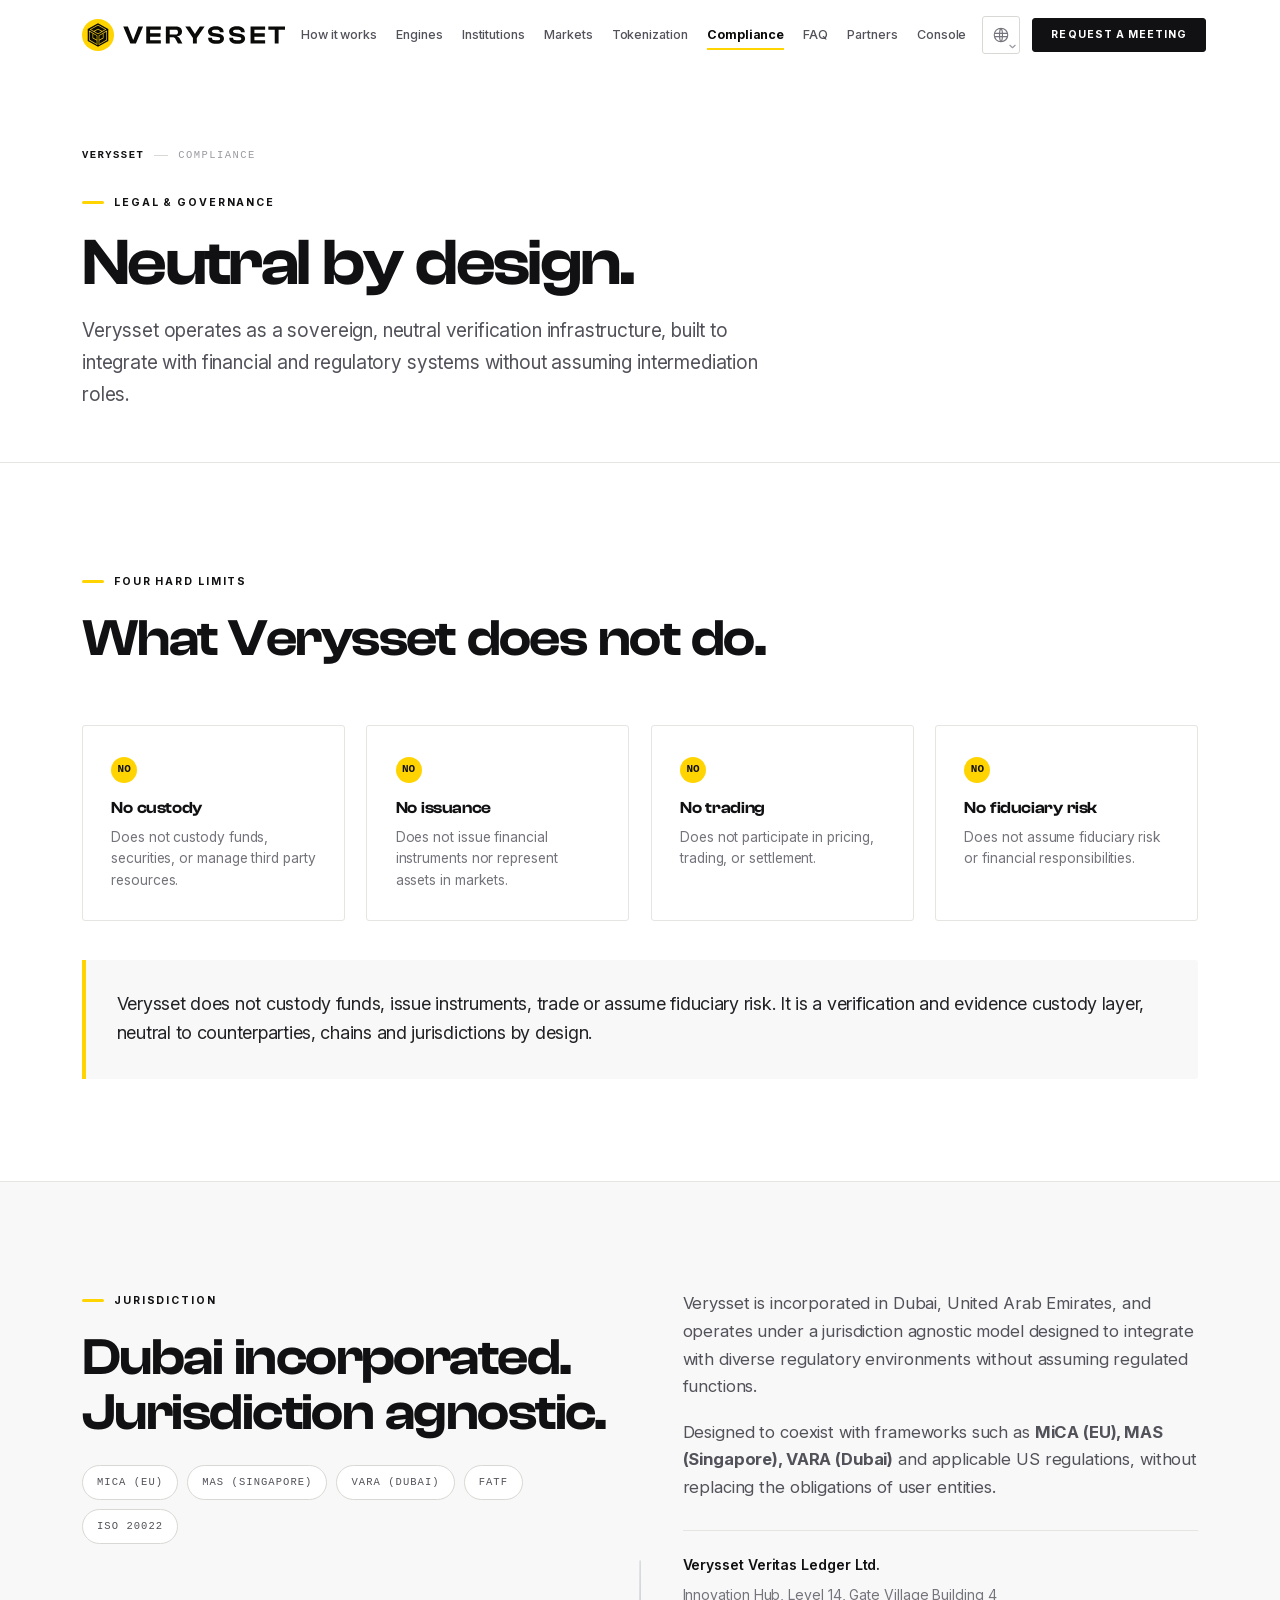
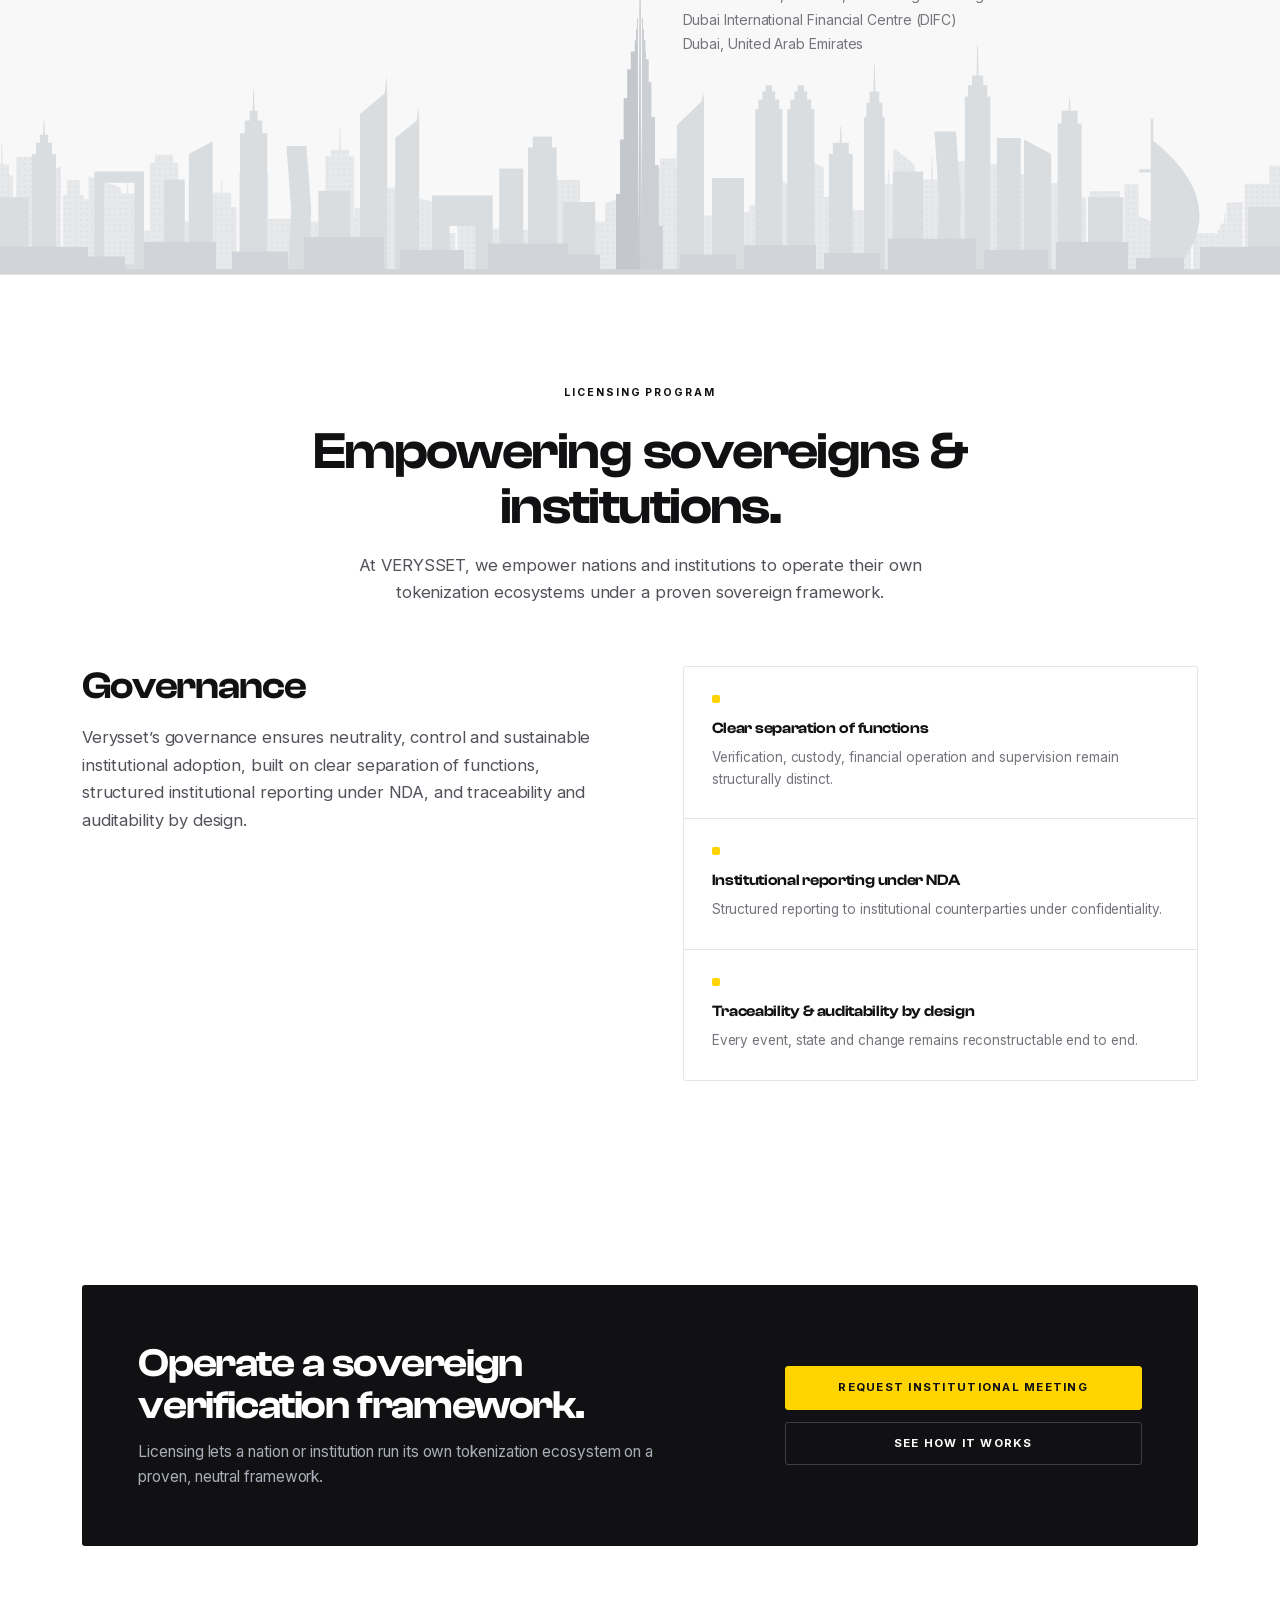
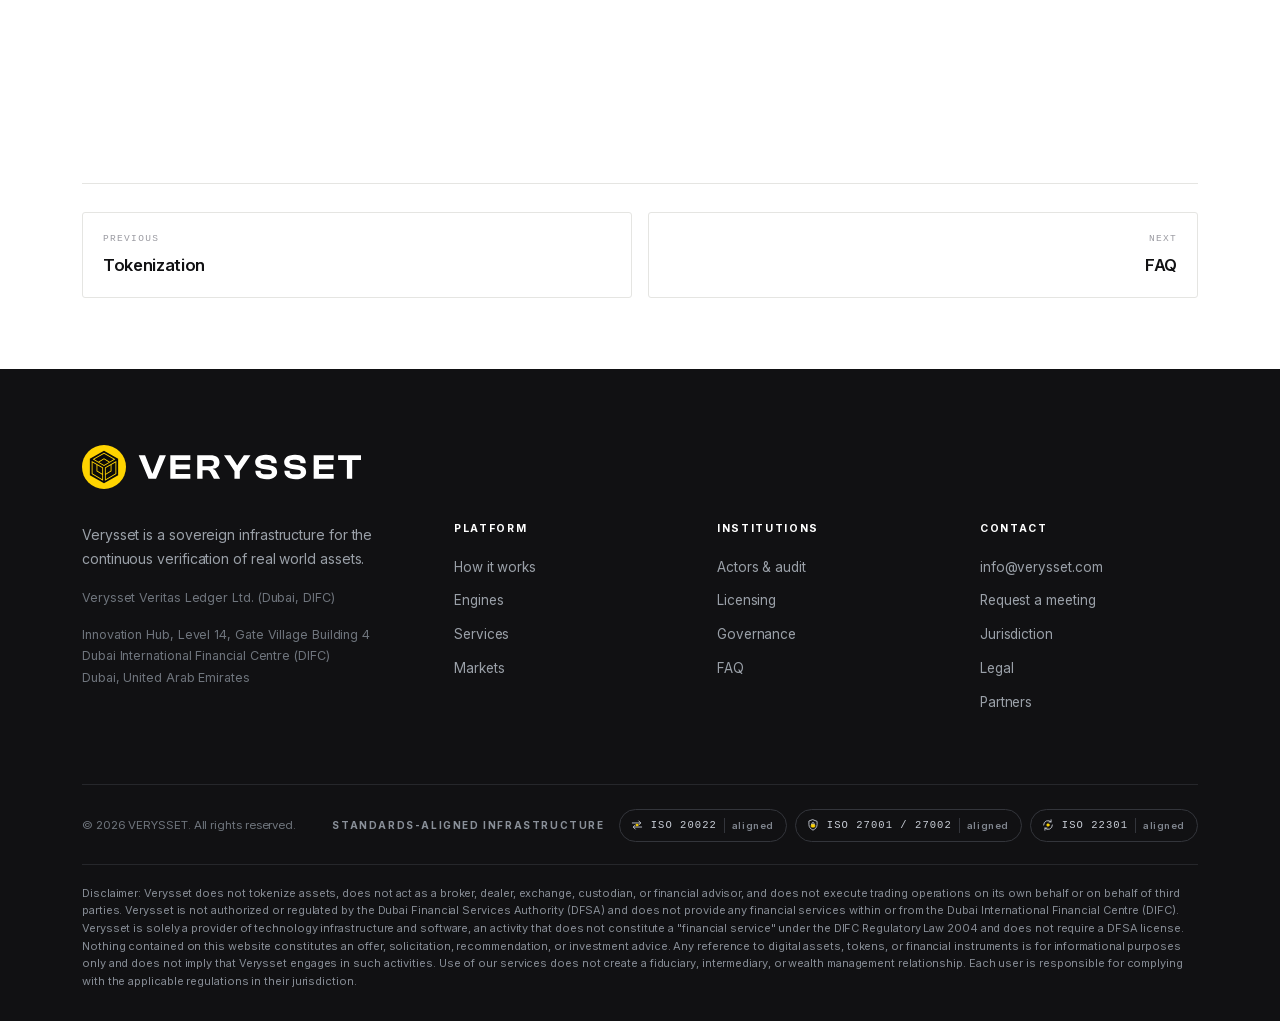
<file: compliance.html>
<!DOCTYPE html><html lang="en"><head><meta charset="utf-8">
<meta name="viewport" content="width=device-width,initial-scale=1">
<title data-i18n="compliance-difc-verysset.6371">Compliance &amp; DIFC | Verysset</title>
<meta name="description" content="Neutral by design: no custody, no issuance, no trading, no fiduciary risk. DIFC incorporated and aligned with MiCA, MAS, VARA and FATF.">
<meta name="theme-color" content="#ffffff">
<meta property="og:title" content="Compliance &amp; DIFC | Verysset">
<meta property="og:description" content="Neutral by design: no custody, no issuance, no trading, no fiduciary risk. DIFC incorporated and aligned with MiCA, MAS, VARA and FATF.">
<meta property="og:type" content="website">
<meta name="twitter:card" content="summary_large_image">
<link rel="icon" type="image/svg+xml" href="assets/favicon.svg?v=3">
<link rel="preload" href="assets/fonts/ClashDisplay-Medium.otf" as="font" type="font/otf" crossorigin>
<link rel="preload" href="assets/fonts/ClashDisplay-Semibold.otf" as="font" type="font/otf" crossorigin>
<link rel="preload" href="assets/fonts/Inter-Variable.ttf" as="font" type="font/ttf" crossorigin>
<link rel="stylesheet" href="assets/site.css">
</head><body>
<a class="skip" href="#main" data-i18n="skip-to-content.b582">Skip to content</a>
<div class="pbar" aria-hidden="true"></div>
<header class="nav" id="nav"><div class="nrow">
<a class="brand" href="index.html" aria-label="Verysset home"><img class="blogo" src="assets/logo.svg" alt="Verysset" width="203" height="32" decoding="async"></a>
<nav class="nmenu" aria-label="Primary"><a href="how-it-works.html" data-i18n="how-it-works.9ffd">How it works</a><a href="engines.html" data-i18n="engines.b61d">Engines</a><a href="institutions.html" data-i18n="institutions.2c9d">Institutions</a><a href="markets.html" data-i18n="markets.52c3">Markets</a><a href="tokenization.html" data-i18n="tokenization.4d61">Tokenization</a><a href="compliance.html" class="cur" aria-current="page" data-i18n="compliance.9c04">Compliance</a><a href="faq.html" data-i18n="faq.1fe9">FAQ</a><a href="partners.html" data-i18n="partners.fd6d">Partners</a><a href="https://app.verysset.com/panel" data-noi18n>Console</a></nav>
<div class="nact"><div class="lang" data-noi18n><button type="button" id="langsel" class="lbtn" title="Language" aria-label="Language" aria-haspopup="listbox" aria-expanded="false" aria-controls="langlist"><svg class="lgi" viewBox="0 0 24 24" width="18" height="18" aria-hidden="true" focusable="false"><path d="M12 3a9 9 0 1 0 0 18 9 9 0 0 0 0-18M3.3 9.8h17.4M3.3 14.2h17.4M12 3c2.6 2.6 2.6 15.4 0 18-2.6-2.6-2.6-15.4 0-18"/></svg><svg class="lchev" viewBox="0 0 8 5" width="7" height="5" aria-hidden="true" focusable="false"><path d="M1 1.1 4 3.9 7 1.1"/></svg></button><ul class="lmenu" id="langlist" role="listbox" aria-label="Language" tabindex="-1"><li role="option" id="lopt-en" data-lang="en" lang="en" aria-selected="true"><svg class="lck" viewBox="0 0 16 16" width="13" height="13" aria-hidden="true" focusable="false"><path d="M3.4 8.6 6.5 11.6 12.6 4.6"/></svg><span class="lnm">English</span></li><li role="option" id="lopt-es" data-lang="es" lang="es" aria-selected="false"><svg class="lck" viewBox="0 0 16 16" width="13" height="13" aria-hidden="true" focusable="false"><path d="M3.4 8.6 6.5 11.6 12.6 4.6"/></svg><span class="lnm">Español</span></li><li role="option" id="lopt-pt" data-lang="pt" lang="pt" aria-selected="false"><svg class="lck" viewBox="0 0 16 16" width="13" height="13" aria-hidden="true" focusable="false"><path d="M3.4 8.6 6.5 11.6 12.6 4.6"/></svg><span class="lnm">Português</span></li><li role="option" id="lopt-zh" data-lang="zh" lang="zh" aria-selected="false"><svg class="lck" viewBox="0 0 16 16" width="13" height="13" aria-hidden="true" focusable="false"><path d="M3.4 8.6 6.5 11.6 12.6 4.6"/></svg><span class="lnm">中文</span></li><li role="option" id="lopt-ru" data-lang="ru" lang="ru" aria-selected="false"><svg class="lck" viewBox="0 0 16 16" width="13" height="13" aria-hidden="true" focusable="false"><path d="M3.4 8.6 6.5 11.6 12.6 4.6"/></svg><span class="lnm">Русский</span></li><li role="option" id="lopt-ar" data-lang="ar" lang="ar" aria-selected="false"><svg class="lck" viewBox="0 0 16 16" width="13" height="13" aria-hidden="true" focusable="false"><path d="M3.4 8.6 6.5 11.6 12.6 4.6"/></svg><span class="lnm" dir="rtl">العربية</span></li></ul></div><a class="btn sm" href="contact.html" data-i18n="request-a-meeting.c277">Request a meeting</a>
<button class="burg" id="burg" aria-label="Menu" aria-expanded="false" aria-controls="drawer"><span></span></button></div>
</div><div class="drawer" id="drawer"><a href="index.html" data-i18n="home.8cf0">Home</a><a href="how-it-works.html" data-i18n="how-it-works.9ffd">How it works</a><a href="engines.html" data-i18n="engines.b61d">Engines</a><a href="institutions.html" data-i18n="institutions.2c9d">Institutions</a><a href="markets.html" data-i18n="markets.52c3">Markets</a><a href="tokenization.html" data-i18n="tokenization.4d61">Tokenization</a><a href="compliance.html" class="cur" aria-current="page" data-i18n="compliance.9c04">Compliance</a><a href="faq.html" data-i18n="faq.1fe9">FAQ</a><a href="partners.html" data-i18n="partners.fd6d">Partners</a><a href="https://app.verysset.com/panel" data-noi18n>Console</a><a href="contact.html" data-i18n="contact.bbaf">Contact</a><a class="btn" href="contact.html" data-i18n="request-a-meeting.c277">Request a meeting</a></div></header>
<main id="main"><section class="phead"><div class="wrap"><div class="crumb rv"><b data-i18n="verysset.f3ef">Verysset</b><i></i><span data-i18n="compliance.9c04">Compliance</span></div><span class="eb rv" data-i="1" data-i18n="legal-governance.d1bd">Legal &amp; governance</span><h1 class="rv" data-i="2" style="margin-top:18px" data-i18n="neutral-by-design.9ca6">Neutral by design.</h1><p class="lede rv" data-i="3" data-i18n="verysset-operates-as-a-sovereign-neutral-verif.fc18">Verysset operates as a sovereign, neutral verification infrastructure, built to integrate with financial and regulatory systems without assuming intermediation roles.</p></div></section><section class="sec" id="legal"><div class="wrap"><div class="rv"><span class="eb" data-i18n="four-hard-limits.618a">Four hard limits</span><h2 class="t" data-i18n="what-verysset-does-not-do.250c">What Verysset does not do.</h2></div><div class="g4 mt"><div class="no rv" data-i="0"><span class="nx" aria-hidden="true" data-i18n="no.c2f3">NO</span><h4 data-i18n="no-custody.5201">No custody</h4><p data-i18n="does-not-custody-funds-securities-or-manage.56b8">Does not custody funds, securities, or manage third party resources.</p></div><div class="no rv" data-i="1"><span class="nx" aria-hidden="true" data-i18n="no.c2f3">NO</span><h4 data-i18n="no-issuance.6729">No issuance</h4><p data-i18n="does-not-issue-financial-instruments-nor-repre.36df">Does not issue financial instruments nor represent assets in markets.</p></div><div class="no rv" data-i="2"><span class="nx" aria-hidden="true" data-i18n="no.c2f3">NO</span><h4 data-i18n="no-trading.9410">No trading</h4><p data-i18n="does-not-participate-in-pricing-trading-or.178b">Does not participate in pricing, trading, or settlement.</p></div><div class="no rv" data-i="3"><span class="nx" aria-hidden="true" data-i18n="no.c2f3">NO</span><h4 data-i18n="no-fiduciary-risk.bdc5">No fiduciary risk</h4><p data-i18n="does-not-assume-fiduciary-risk-or-financial.ee18">Does not assume fiduciary risk or financial responsibilities.</p></div></div><p class="neu rv" data-i18n="verysset-does-not-custody-funds-issue-instrume.acb1">Verysset does not custody funds, issue instruments, trade or assume fiduciary risk. It is a verification and evidence custody layer, neutral to counterparties, chains and jurisdictions by design.</p></div></section><section class="sec alt skysec" id="jurisdiction"><svg class="sky" viewBox="0 0 1600 400" preserveAspectRatio="xMidYMax slice" aria-hidden="true" focusable="false"><defs><pattern id="vsky-dot" width="7" height="7" patternUnits="userSpaceOnUse"><circle cx="3.5" cy="3.5" r=".9" fill="#b3b8be"/></pattern><path id="vsky-far" d="M-12 400L-12 276.7L-6.9 276.7L-6.9 263L1 263L1.7 235.7L2.7 235.7L3.4 263L11.2 263L11.2 276.7L16.3 276.7L16.3 400ZM20.3 400V253.7H40.5V400ZM39.3 400L39.3 277.9L76 265.8L76 400ZM79 400L79 300.8L83.6 300.8L83.6 282.9L99.9 282.9L99.9 300.8L104.5 300.8L104.5 400ZM94.3 400V306.7H111.8V400ZM110.7 400L110.7 277.8L150.8 291.9L150.8 400ZM141.1 400L141.1 313L147.7 313L147.7 299.3L158.1 299.3L158.8 282.2L159.8 282.2L160.5 299.3L170.9 299.3L170.9 313L177.4 313L177.4 400ZM170.9 400V346H189.6V400ZM187.3 400L187.3 261.6L193.7 261.6L193.7 250.9L216.4 250.9L216.4 261.6L222.8 261.6L222.8 400ZM212.9 400L212.9 332.5L215.9 332.5L215.9 319.5L226.7 319.5L226.7 332.5L229.8 332.5L229.8 400ZM229.8 400V334.5H261.3V400ZM258.3 400L258.3 316.3L265 316.3L265 298.5L275.8 298.5L276.5 283.2L277.5 283.2L278.2 298.5L289 298.5L289 316.3L295.7 316.3L295.7 400ZM298.9 400V274.9H335.3V400ZM330.9 400V331H371.5V400ZM363.2 400V334.5H404.9V400ZM406.9 400L406.9 252.9L413.4 252.9L413.4 244.7L423.7 244.7L424.4 216.4L425.4 216.4L426.1 244.7L436.3 244.7L436.3 252.9L442.8 252.9L442.8 400ZM439.9 400L439.9 329L443.8 329L443.8 317.5L457.5 317.5L457.5 329L461.4 329L461.4 400ZM457.5 400L457.5 299.3L461.5 299.3L461.5 281.6L467.2 281.6L467.9 269.4L468.9 269.4L469.6 281.6L475.4 281.6L475.4 299.3L479.3 299.3L479.3 400ZM478.2 400V291.9H515.9V400ZM509.8 400L509.8 301.8L546.5 311.4L546.5 400ZM532.1 400V348.7H568.9V400ZM571.7 400V312.7H610.9V400ZM612.1 400V343.2H634.8V400ZM628.6 400V306.1H652.7V400ZM648.4 400V344.7H682.9V400ZM679.8 400V277.4H697.3V400ZM691.1 400V282.5H725V400ZM719.7 400V338.9H745.1V400ZM742 400V334.5H758.3V400ZM756.3 400L756.3 311.7L779.8 303.7L779.8 400ZM781.6 400V326.9H811.5V400ZM800.6 400L800.6 341.6L803.8 341.6L803.8 330.1L808.1 330.1L808.8 314.4L809.8 314.4L810.5 330.1L814.9 330.1L814.9 341.6L818 341.6L818 400ZM819 400L819 267.6L824.8 267.6L824.8 255.7L845.3 255.7L845.3 267.6L851.1 267.6L851.1 400ZM843.7 400L843.7 292.5L878.5 311.5L878.5 400ZM873.8 400V326.8H897.4V400ZM891.9 400V336.6H925.2V400ZM929.3 400L929.3 322.4L936.8 322.4L936.8 313.9L963.6 313.9L963.6 322.4L971.2 322.4L971.2 400ZM958.6 400V300.6H976.8V400ZM971.3 400L971.3 279L993.8 295L993.8 400ZM993.2 400L993.2 249.8L1029.9 267L1029.9 400ZM1022.6 400L1022.6 319.3L1028 319.3L1028 303.6L1036.5 303.6L1037.2 282.2L1038.2 282.2L1038.9 303.6L1047.4 303.6L1047.4 319.3L1052.8 319.3L1052.8 400ZM1043.9 400V326.2H1060.2V400ZM1059.7 400V320H1091.6V400ZM1084.5 400L1084.5 318.8L1088.2 318.8L1088.2 309.4L1093.6 309.4L1094.3 289.2L1095.3 289.2L1096 309.4L1101.4 309.4L1101.4 318.8L1105.1 318.8L1105.1 400ZM1098.7 400L1098.7 302.4L1103 302.4L1103 287.6L1109.5 287.6L1110.2 268.7L1111.2 268.7L1111.9 287.6L1118.4 287.6L1118.4 302.4L1122.7 302.4L1122.7 400ZM1116.9 400L1116.9 242.6L1143.7 263.4L1143.7 400ZM1147.1 400L1147.1 292.5L1153.6 292.5L1153.6 281.8L1163.9 281.8L1164.6 254.2L1165.6 254.2L1166.3 281.8L1176.7 281.8L1176.7 292.5L1183.2 292.5L1183.2 400ZM1185.7 400V258.8H1227.1V400ZM1224.9 400V262.8H1257.6V400ZM1251.7 400L1251.7 293.8L1270.5 306.5L1270.5 400ZM1269.3 400V275.4H1301.1V400ZM1302.9 400V286.3H1325.5V400ZM1327.6 400V304.7H1357.8V400ZM1361.8 400V296.6H1400V400ZM1405.3 400V287.9H1423.2V400ZM1421.1 400L1421.1 326.3L1455.8 342.3L1455.8 400ZM1443.5 400V329.7H1472.4V400ZM1468.1 400L1468.1 297.8L1488.6 283.6L1488.6 400ZM1491.4 400V349H1527.5V400ZM1521.9 400L1521.9 345.2L1525.2 345.2L1525.2 336.8L1529.9 336.8L1530.6 323.3L1531.6 323.3L1532.3 336.8L1537 336.8L1537 345.2L1540.3 345.2L1540.3 400ZM1533.1 400V310.5H1553.3V400ZM1555.8 400V287.2H1590.7V400ZM1586.6 400V264.8H1603.6V400ZM1598.3 400V289.3H1622.3V400Z"/></defs><use href="#vsky-far" fill="#d8dbe0"/><use href="#vsky-far" fill="url(#vsky-dot)"/><path fill="#c3c7cd" d="M0 400V304H36V400ZM40 400L40 250L45 250L45 236L50 236L50 226L53.8 226L54.5 208L55.5 208L56.2 226L60 226L60 236L65 236L65 250L70 250L70 400ZM205 400V282H231V400ZM236 400L236 250L266 234L266 400ZM300 400L300 224L306 224L306 208L312 208L312 196L315.8 196L316.5 170L317.5 170L318.2 196L322 196L322 208L328 208L328 224L334 224L334 400ZM360 400L364 320L358 240L383 240L389 320L386 400ZM398 400V296H438V400ZM450 400L450 200L481 174L483 152L484 174L484 400ZM494 400L494 230L521 208L523 192L524 208L524 400ZM624 400V268H654V400ZM660 400L660 242L666 242L666 228L690 228L690 242L696 242L696 400ZM704 400V310H744V400ZM846 400L846 214L877 184L879 172L880 184L880 400ZM890 400V280H930V400ZM944 400L944 194L948 194L948 182L953 182L953 172L957 172L957 164L965 164L965 172L969 172L969 182L974 182L974 194L978 194L978 400ZM984 400L984 194L988 194L988 182L993 182L993 172L997 172L997 164L1005 164L1005 172L1009 172L1009 182L1014 182L1014 194L1018 194L1018 400ZM1036 400L1036 250L1041 250L1041 236L1049.8 236L1050.5 216L1051.5 216L1052.2 236L1061 236L1061 250L1066 250L1066 400ZM1080 400L1080 204L1083 204L1083 186L1087 186L1087 172L1091.8 172L1092.5 138L1093.5 138L1094.2 172L1099 172L1099 186L1103 186L1103 204L1106 204L1106 400ZM1116 400V272H1154V400ZM1170 400L1174 311L1168 222L1195 222L1201 311L1198 400ZM1206 400L1206 178L1210 178L1210 164L1215 164L1215 152L1220.8 152L1221.5 114L1222.5 114L1223.2 152L1229 152L1229 164L1234 164L1234 178L1238 178L1238 400ZM1246 400V230H1276V400ZM1280 400L1280 232L1314 250L1314 400ZM1322 400L1322 212L1327 212L1327 196L1335.8 196L1336.5 180L1337.5 180L1338.2 196L1347 196L1347 212L1352 212L1352 400ZM1360 400V304H1404V400ZM1440 400V232Q1545 316 1464.5 400ZM1438.5 400V206H1441.5V400ZM1424 269H1441V273H1424ZM1560 400V316H1600V400Z"/><path fill="#c3c7cd" fill-rule="evenodd" d="M118 400V272H180V400ZM130 388V286H168V388ZM540 400V302H616V400ZM562 400V340H594V400Z"/><path fill="#9aa0a8" d="M770 400L770 340L770 340L770 300L775 300L775 264L775 264L775 232L779.5 232L779.5 204L779.5 204L779.5 180L784 180L784 160L784 160L784 144L788.5 144L788.5 132L788.5 132L788.5 122L793.5 122L793.5 108L795 108L795 94L796.2 94L796.2 80L797.2 80L797.2 66L798 400L799.5 8L800.5 8L802 400L802.8 66L802.8 80L803.8 80L803.8 94L805 94L805 108L806.5 108L806.5 122L807.5 122L807.5 132L810.5 132L810.5 144L810.5 144L810.5 160L814 160L814 180L814 180L814 204L818.5 204L818.5 232L818.5 232L818.5 264L823 264L823 300L823 300L823 340L828 340L828 400Z"/><path fill="#a9aeb5" d="M800 400L800 8L800.5 8L802 400L802.8 66L802.8 80L803.8 80L803.8 94L805 94L805 108L806.5 108L806.5 122L807.5 122L807.5 132L810.5 132L810.5 144L810.5 144L810.5 160L814 160L814 180L814 180L814 204L818.5 204L818.5 232L818.5 232L818.5 264L823 264L823 300L823 300L823 340L828 340L828 400Z"/><path fill="#b3b8be" d="M0 400V366H110V400ZM96 400V378H156V400ZM180 400V360H270V400ZM290 400V372H360V400ZM380 400V354H480V400ZM500 400V370H580V400ZM610 400V362H710V400ZM690 400V376H750V400ZM850 400V376H920V400ZM930 400V364H1020V400ZM1030 400V374H1100V400ZM1110 400V356H1220V400ZM1230 400V370H1310V400ZM1320 400V360H1410V400ZM1420 400V380H1480V400ZM1500 400V366H1600V400ZM0 400V394H1600V400Z"/></svg><div class="wrap"><div class="g2b"><div class="rv"><span class="eb" data-i18n="jurisdiction.a151">Jurisdiction</span><h2 class="t w" data-i18n="dubai-incorporated-jurisdiction-agnostic.999b">Dubai incorporated. Jurisdiction agnostic.</h2><div class="frames"><span class="fr" data-i18n="mica-eu.646f">MiCA (EU)</span><span class="fr" data-i18n="mas-singapore.774c">MAS (Singapore)</span><span class="fr" data-i18n="vara-dubai.8b26">VARA (Dubai)</span><span class="fr" data-i18n="fatf.65f5">FATF</span><span class="fr" data-i18n="iso-20022.1f66">ISO 20022</span></div></div><div class="rv" data-i="1"><p class="lede" style="margin-top:6px" data-i18n="verysset-is-incorporated-in-dubai-united-arab.2f09">Verysset is incorporated in Dubai, United Arab Emirates, and operates under a jurisdiction agnostic model designed to integrate with diverse regulatory environments without assuming regulated functions.</p><p class="lede"><span data-i18n="designed-to-coexist-with-frameworks-such-as.9a5e">Designed to coexist with frameworks such as</span> <strong data-i18n="mica-eu-mas-singapore-vara-dubai.cdab">MiCA (EU), MAS (Singapore), VARA (Dubai)</strong> <span data-i18n="and-applicable-us-regulations-without-replacin.81c0">and applicable US regulations, without replacing the obligations of user entities.</span></p><hr class="hr" style="margin:28px 0 22px"><p class="addr"><b data-i18n="verysset-veritas-ledger-ltd.7d45">Verysset Veritas Ledger Ltd.</b><span data-i18n="innovation-hub-level-14-gate-village-building.98c8">Innovation Hub, Level 14, Gate Village Building 4</span><br><span data-i18n="dubai-international-financial-centre-difc.e6d9">Dubai International Financial Centre (DIFC)</span><br><span data-i18n="dubai-united-arab-emirates.79f7">Dubai, United Arab Emirates</span></p></div></div></div></section><section class="sec" id="licensing"><div class="wrap"><div class="ctr rv" style="max-width:820px;margin:0 auto"><span class="eb nb" data-i18n="licensing-program.c6df">Licensing program</span><h2 class="t" data-i18n="empowering-sovereigns-institutions.93ca">Empowering sovereigns &amp; institutions.</h2><p class="lede" data-i18n="at-verysset-we-empower-nations-and-institution.98eb">At VERYSSET, we empower nations and institutions to operate their own tokenization ecosystems under a proven sovereign framework.</p></div><div class="g2b mt" id="governance"><div class="rv"><h2 class="t w" style="font-size:clamp(24px,3vw,38px);margin-top:0" data-i18n="governance.5a93">Governance</h2><p class="lede" data-i18n="verysset-s-governance-ensures-neutrality-contr.799b">Verysset&rsquo;s governance ensures neutrality, control and sustainable institutional adoption, built on clear separation of functions, structured institutional reporting under NDA, and traceability and auditability by design.</p></div><div class="vgrid rv" data-i="1" style="grid-template-columns:1fr"><div class="v"><div class="vm"></div><h4 data-i18n="clear-separation-of-functions.647a">Clear separation of functions</h4><p data-i18n="verification-custody-financial-operation-and-s.e064">Verification, custody, financial operation and supervision remain structurally distinct.</p></div><div class="v"><div class="vm"></div><h4 data-i18n="institutional-reporting-under-nda.4ee4">Institutional reporting under NDA</h4><p data-i18n="structured-reporting-to-institutional-counterp.bb87">Structured reporting to institutional counterparties under confidentiality.</p></div><div class="v"><div class="vm"></div><h4 data-i18n="traceability-auditability-by-design.3e4b">Traceability &amp; auditability by design</h4><p data-i18n="every-event-state-and-change-remains-reconstru.5bf1">Every event, state and change remains reconstructable end to end.</p></div></div></div></div></section><section class="sec"><div class="wrap"><div class="ctab rv"><div><h2 data-i18n="operate-a-sovereign-verification-framework.dc73">Operate a sovereign verification framework.</h2><p data-i18n="licensing-lets-a-nation-or-institution-run.0166">Licensing lets a nation or institution run its own tokenization ecosystem on a proven, neutral framework.</p></div><div class="acts"><a class="btn yl" href="contact.html" data-i18n="request-institutional-meeting.abd9">Request institutional meeting</a><a class="btn gh" href="how-it-works.html" data-i18n="see-how-it-works.1921">See how it works</a></div></div></div></section><section class="sec tight"><div class="wrap"><div class="pgnav"><a href="tokenization.html"><span class="pl" data-i18n="previous.dd1f">Previous</span><span class="pt" data-i18n="tokenization.4d61">Tokenization</span></a><a class="next" href="faq.html"><span class="pl" data-i18n="next.10ac">Next</span><span class="pt" data-i18n="faq.1fe9">FAQ</span></a></div></div></section></main>
<footer><div class="wrap">
<a class="brand" href="index.html" aria-label="Verysset home"><img class="blogo" src="assets/logo-dark.svg" alt="Verysset" width="279" height="44" decoding="async"></a>
<div class="fgrid"><div>
<p data-i18n="verysset-is-a-sovereign-infrastructure-for-the.cd8a">Verysset is a sovereign infrastructure for the continuous verification of real world assets.</p>
<p class="ents" data-i18n="verysset-veritas-ledger-ltd-dubai-difc.c2dd">Verysset Veritas Ledger Ltd. (Dubai, DIFC)</p>
<p class="ents"><span data-i18n="innovation-hub-level-14-gate-village-building.98c8">Innovation Hub, Level 14, Gate Village Building 4</span><br><span data-i18n="dubai-international-financial-centre-difc.e6d9">Dubai International Financial Centre (DIFC)</span><br><span data-i18n="dubai-united-arab-emirates.79f7">Dubai, United Arab Emirates</span></p></div>
<div class="fcol"><h5 data-i18n="platform.419f">Platform</h5><a href="how-it-works.html" data-i18n="how-it-works.9ffd">How it works</a><a href="engines.html" data-i18n="engines.b61d">Engines</a><a href="how-it-works.html#services" data-i18n="services.992a">Services</a><a href="markets.html" data-i18n="markets.52c3">Markets</a></div>
<div class="fcol"><h5 data-i18n="institutions.2c9d">Institutions</h5><a href="institutions.html" data-i18n="actors-audit.a14d">Actors &amp; audit</a><a href="compliance.html#licensing" data-i18n="licensing.0b9c">Licensing</a><a href="compliance.html#governance" data-i18n="governance.5a93">Governance</a><a href="faq.html" data-i18n="faq.1fe9">FAQ</a></div>
<div class="fcol"><h5 data-i18n="contact.bbaf">Contact</h5><a href="mailto:info@verysset.com" data-i18n="info-verysset-com.39fa">info@verysset.com</a><a href="contact.html" data-i18n="request-a-meeting.c277">Request a meeting</a><a href="compliance.html#jurisdiction" data-i18n="jurisdiction.a151">Jurisdiction</a><a href="compliance.html" data-i18n="legal.a10a">Legal</a><a href="partners.html" data-i18n="partners.fd6d">Partners</a></div>
</div>
<div class="fbot"><span class="fcopy" data-i18n="2026-verysset-all-rights-reserved.677c">&copy; 2026 VERYSSET. All rights reserved.</span>
<div class="fstd"><span class="fstdl" data-i18n="standards-aligned-infrastructure.61ca">Standards-aligned infrastructure</span><ul class="fbadges" aria-label="Standards-aligned infrastructure: ISO 20022, ISO 27001, ISO 27002, ISO 22301"><li class="fbadge"><svg class="fbi" viewBox="0 0 24 24" aria-hidden="true" focusable="false"><title>Interoperability</title><path d="M4 8.5h14M15 5l3.5 3.5L15 12M20 15.5H6M9 12l-3.5 3.5L9 19"/><circle class="acf" cx="12" cy="12" r="1.6"/></svg><span data-i18n="iso-20022.1f66">ISO 20022</span><small data-i18n="aligned.165f">aligned</small></li><li class="fbadge"><svg class="fbi" viewBox="0 0 24 24" aria-hidden="true" focusable="false"><title>Information security</title><path d="M12 3l7 2.8v5.4c0 4.3-2.9 7.9-7 9.6-4.1-1.7-7-5.3-7-9.6V5.8z"/><rect class="acf" x="9" y="11" width="6" height="4.6" rx="1"/><path d="M10.2 11V9.6a1.8 1.8 0 0 1 3.6 0V11"/></svg><span data-i18n="iso-27001-27002.c48b">ISO 27001 / 27002</span><small data-i18n="aligned.165f">aligned</small></li><li class="fbadge"><svg class="fbi" viewBox="0 0 24 24" aria-hidden="true" focusable="false"><title>Business continuity</title><path d="M19.5 12a7.5 7.5 0 0 1-12.8 5.3M4.5 12a7.5 7.5 0 0 1 12.8-5.3"/><path d="M17.3 3.1v3.6h-3.6M6.7 20.9v-3.6h3.6"/><circle class="acf" cx="12" cy="12" r="2"/></svg><span data-i18n="iso-22301.76e7">ISO 22301</span><small data-i18n="aligned.165f">aligned</small></li></ul></div></div>
<div class="fdisc" lang="en" dir="ltr" data-noi18n><p>Disclaimer: Verysset does not tokenize assets, does not act as a broker, dealer, exchange, custodian, or financial advisor, and does not execute trading operations on its own behalf or on behalf of third parties. Verysset is not authorized or regulated by the Dubai Financial Services Authority (DFSA) and does not provide any financial services within or from the Dubai International Financial Centre (DIFC). Verysset is solely a provider of technology infrastructure and software, an activity that does not constitute a &quot;financial service&quot; under the DIFC Regulatory Law 2004 and does not require a DFSA license. Nothing contained on this website constitutes an offer, solicitation, recommendation, or investment advice. Any reference to digital assets, tokens, or financial instruments is for informational purposes only and does not imply that Verysset engages in such activities. Use of our services does not create a fiduciary, intermediary, or wealth management relationship. Each user is responsible for complying with the applicable regulations in their jurisdiction.</p></div>
</div></footer>
<button class="ttop" aria-label="Back to top"><svg viewBox="0 0 24 24" aria-hidden="true"><path d="M12 19V5m-7 7 7-7 7 7"/></svg></button>
<script src="assets/site.js"></script>
</body></html>
</file>
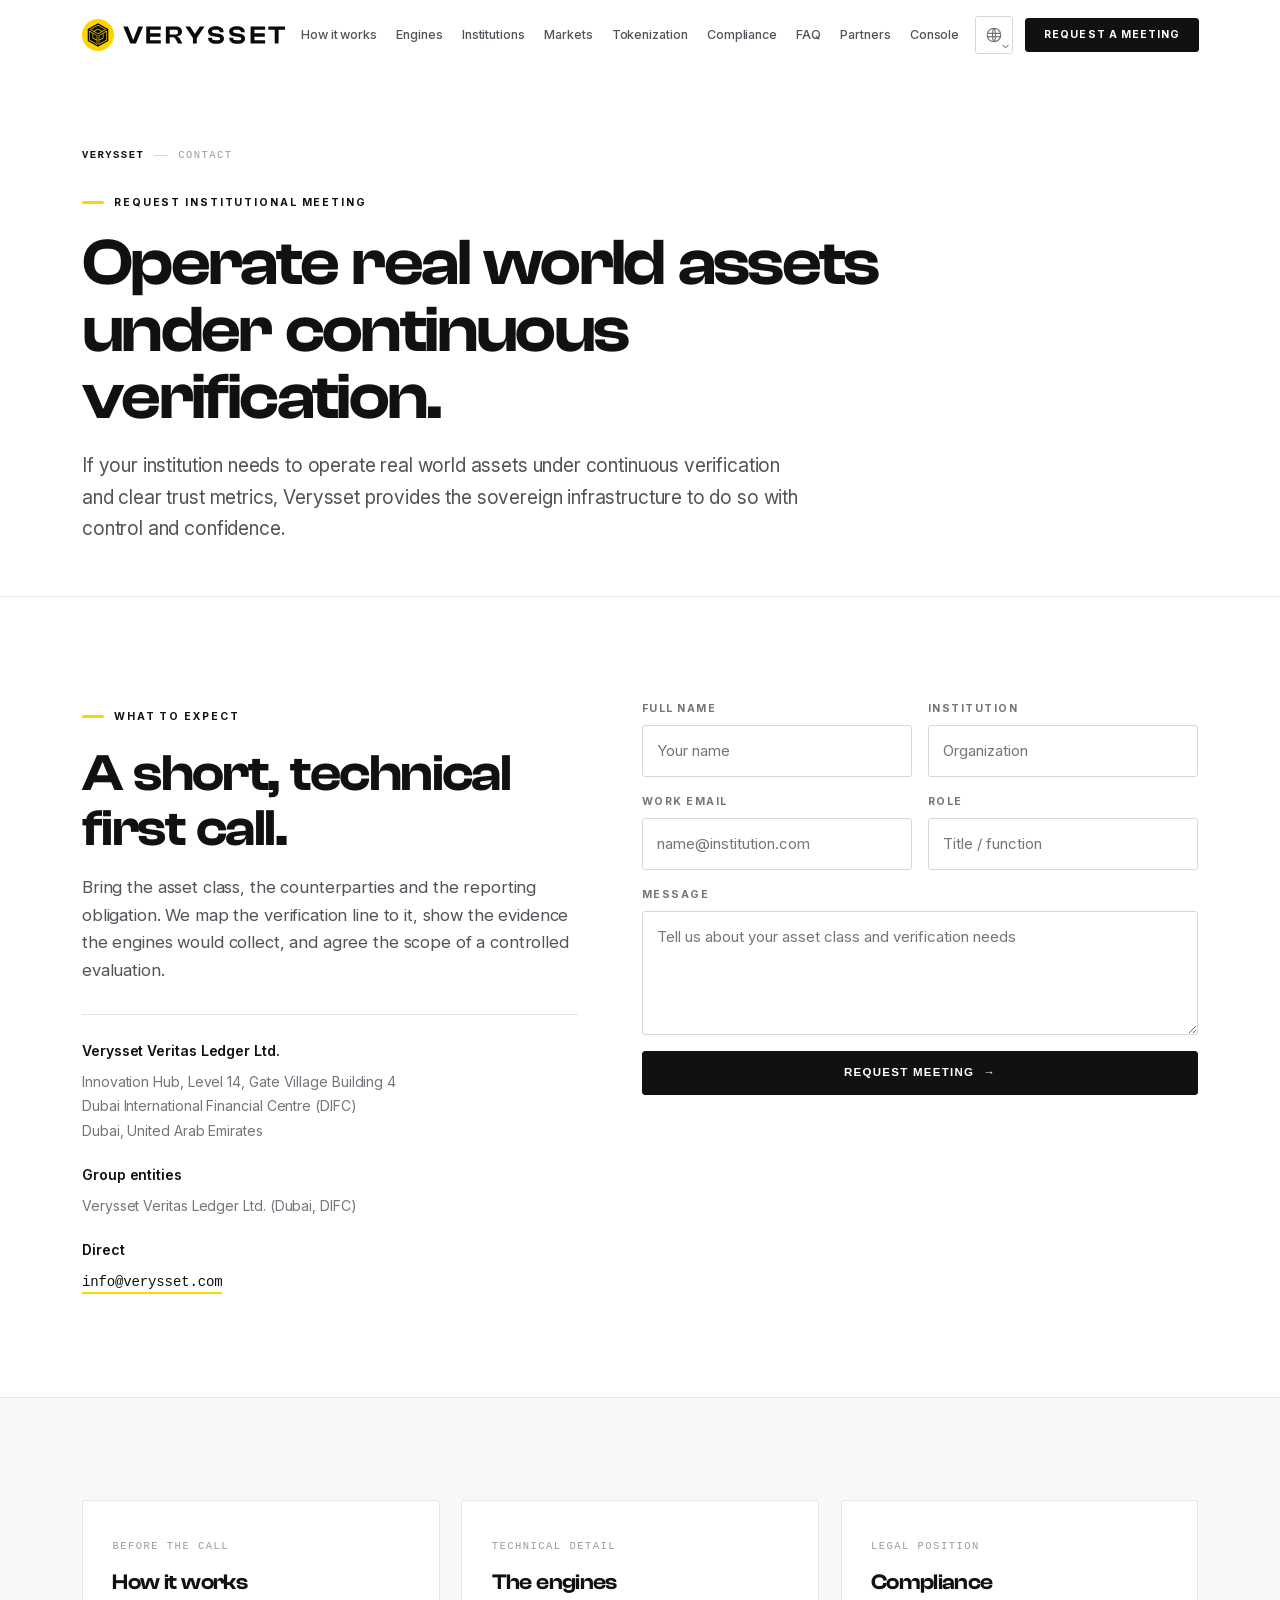
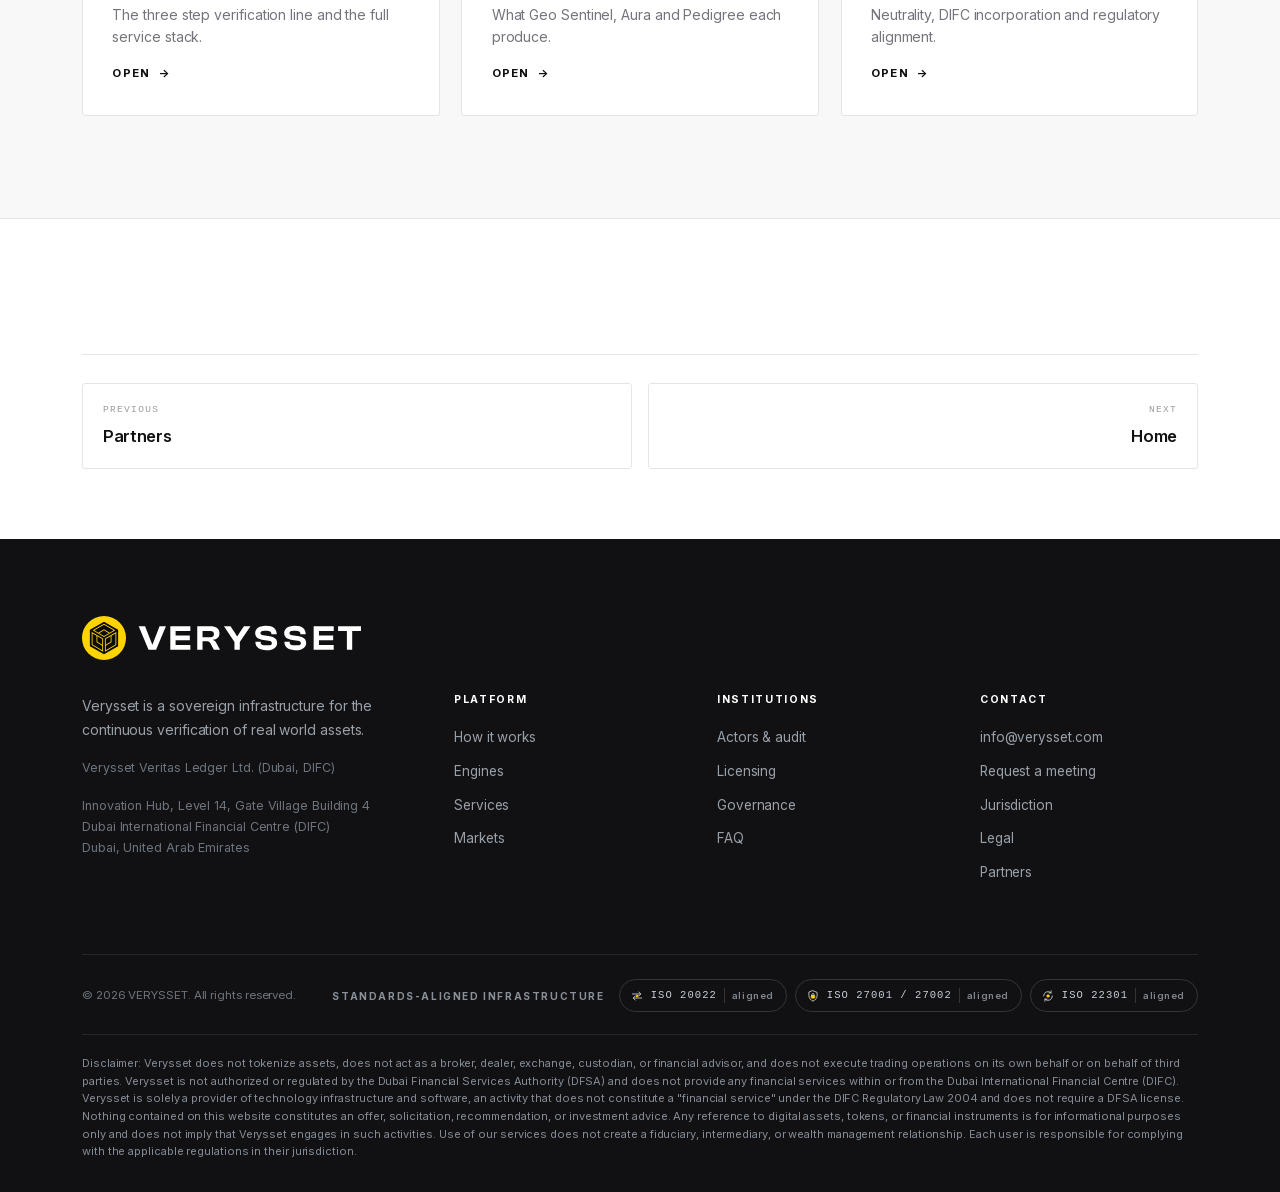
<file: contact.html>
<!DOCTYPE html><html lang="en"><head><meta charset="utf-8">
<meta name="viewport" content="width=device-width,initial-scale=1">
<title data-i18n="contact-verysset.55aa">Contact | Verysset</title>
<meta name="description" content="Request an institutional meeting with Verysset. DIFC incorporated, jurisdiction agnostic verification infrastructure.">
<meta name="theme-color" content="#ffffff">
<meta property="og:title" content="Contact | Verysset">
<meta property="og:description" content="Request an institutional meeting with Verysset. DIFC incorporated, jurisdiction agnostic verification infrastructure.">
<meta property="og:type" content="website">
<meta name="twitter:card" content="summary_large_image">
<link rel="icon" type="image/svg+xml" href="assets/favicon.svg?v=3">
<link rel="preload" href="assets/fonts/ClashDisplay-Medium.otf" as="font" type="font/otf" crossorigin>
<link rel="preload" href="assets/fonts/ClashDisplay-Semibold.otf" as="font" type="font/otf" crossorigin>
<link rel="preload" href="assets/fonts/Inter-Variable.ttf" as="font" type="font/ttf" crossorigin>
<link rel="stylesheet" href="assets/site.css">
</head><body>
<a class="skip" href="#main" data-i18n="skip-to-content.b582">Skip to content</a>
<div class="pbar" aria-hidden="true"></div>
<header class="nav" id="nav"><div class="nrow">
<a class="brand" href="index.html" aria-label="Verysset home"><img class="blogo" src="assets/logo.svg" alt="Verysset" width="203" height="32" decoding="async"></a>
<nav class="nmenu" aria-label="Primary"><a href="how-it-works.html" data-i18n="how-it-works.9ffd">How it works</a><a href="engines.html" data-i18n="engines.b61d">Engines</a><a href="institutions.html" data-i18n="institutions.2c9d">Institutions</a><a href="markets.html" data-i18n="markets.52c3">Markets</a><a href="tokenization.html" data-i18n="tokenization.4d61">Tokenization</a><a href="compliance.html" data-i18n="compliance.9c04">Compliance</a><a href="faq.html" data-i18n="faq.1fe9">FAQ</a><a href="partners.html" data-i18n="partners.fd6d">Partners</a><a href="https://app.verysset.com/panel" data-noi18n>Console</a></nav>
<div class="nact"><div class="lang" data-noi18n><button type="button" id="langsel" class="lbtn" title="Language" aria-label="Language" aria-haspopup="listbox" aria-expanded="false" aria-controls="langlist"><svg class="lgi" viewBox="0 0 24 24" width="18" height="18" aria-hidden="true" focusable="false"><path d="M12 3a9 9 0 1 0 0 18 9 9 0 0 0 0-18M3.3 9.8h17.4M3.3 14.2h17.4M12 3c2.6 2.6 2.6 15.4 0 18-2.6-2.6-2.6-15.4 0-18"/></svg><svg class="lchev" viewBox="0 0 8 5" width="7" height="5" aria-hidden="true" focusable="false"><path d="M1 1.1 4 3.9 7 1.1"/></svg></button><ul class="lmenu" id="langlist" role="listbox" aria-label="Language" tabindex="-1"><li role="option" id="lopt-en" data-lang="en" lang="en" aria-selected="true"><svg class="lck" viewBox="0 0 16 16" width="13" height="13" aria-hidden="true" focusable="false"><path d="M3.4 8.6 6.5 11.6 12.6 4.6"/></svg><span class="lnm">English</span></li><li role="option" id="lopt-es" data-lang="es" lang="es" aria-selected="false"><svg class="lck" viewBox="0 0 16 16" width="13" height="13" aria-hidden="true" focusable="false"><path d="M3.4 8.6 6.5 11.6 12.6 4.6"/></svg><span class="lnm">Español</span></li><li role="option" id="lopt-pt" data-lang="pt" lang="pt" aria-selected="false"><svg class="lck" viewBox="0 0 16 16" width="13" height="13" aria-hidden="true" focusable="false"><path d="M3.4 8.6 6.5 11.6 12.6 4.6"/></svg><span class="lnm">Português</span></li><li role="option" id="lopt-zh" data-lang="zh" lang="zh" aria-selected="false"><svg class="lck" viewBox="0 0 16 16" width="13" height="13" aria-hidden="true" focusable="false"><path d="M3.4 8.6 6.5 11.6 12.6 4.6"/></svg><span class="lnm">中文</span></li><li role="option" id="lopt-ru" data-lang="ru" lang="ru" aria-selected="false"><svg class="lck" viewBox="0 0 16 16" width="13" height="13" aria-hidden="true" focusable="false"><path d="M3.4 8.6 6.5 11.6 12.6 4.6"/></svg><span class="lnm">Русский</span></li><li role="option" id="lopt-ar" data-lang="ar" lang="ar" aria-selected="false"><svg class="lck" viewBox="0 0 16 16" width="13" height="13" aria-hidden="true" focusable="false"><path d="M3.4 8.6 6.5 11.6 12.6 4.6"/></svg><span class="lnm" dir="rtl">العربية</span></li></ul></div><a class="btn sm" href="contact.html" data-i18n="request-a-meeting.c277">Request a meeting</a>
<button class="burg" id="burg" aria-label="Menu" aria-expanded="false" aria-controls="drawer"><span></span></button></div>
</div><div class="drawer" id="drawer"><a href="index.html" data-i18n="home.8cf0">Home</a><a href="how-it-works.html" data-i18n="how-it-works.9ffd">How it works</a><a href="engines.html" data-i18n="engines.b61d">Engines</a><a href="institutions.html" data-i18n="institutions.2c9d">Institutions</a><a href="markets.html" data-i18n="markets.52c3">Markets</a><a href="tokenization.html" data-i18n="tokenization.4d61">Tokenization</a><a href="compliance.html" data-i18n="compliance.9c04">Compliance</a><a href="faq.html" data-i18n="faq.1fe9">FAQ</a><a href="partners.html" data-i18n="partners.fd6d">Partners</a><a href="https://app.verysset.com/panel" data-noi18n>Console</a><a href="contact.html" class="cur" aria-current="page" data-i18n="contact.bbaf">Contact</a><a class="btn" href="contact.html" data-i18n="request-a-meeting.c277">Request a meeting</a></div></header>
<main id="main"><section class="phead"><div class="wrap"><div class="crumb rv"><b data-i18n="verysset.f3ef">Verysset</b><i></i><span data-i18n="contact.bbaf">Contact</span></div><span class="eb rv" data-i="1" data-i18n="request-institutional-meeting.abd9">Request institutional meeting</span><h1 class="rv" data-i="2" style="margin-top:18px" data-i18n="operate-real-world-assets-under-continuous-ver.7a73">Operate real world assets under continuous verification.</h1><p class="lede rv" data-i="3" data-i18n="if-your-institution-needs-to-operate-real.1e87">If your institution needs to operate real world assets under continuous verification and clear trust metrics, Verysset provides the sovereign infrastructure to do so with control and confidence.</p></div></section><section class="sec"><div class="wrap"><div class="g2b"><div class="rv"><span class="eb" data-i18n="what-to-expect.e480">What to expect</span><h2 class="t w" data-i18n="a-short-technical-first-call.7c88">A short, technical first call.</h2><p class="lede" data-i18n="bring-the-asset-class-the-counterparties-and.a167">Bring the asset class, the counterparties and the reporting obligation. We map the verification line to it, show the evidence the engines would collect, and agree the scope of a controlled evaluation.</p><hr class="hr" style="margin:30px 0 24px"><p class="addr"><b data-i18n="verysset-veritas-ledger-ltd.7d45">Verysset Veritas Ledger Ltd.</b><span data-i18n="innovation-hub-level-14-gate-village-building.98c8">Innovation Hub, Level 14, Gate Village Building 4</span><br><span data-i18n="dubai-international-financial-centre-difc.e6d9">Dubai International Financial Centre (DIFC)</span><br><span data-i18n="dubai-united-arab-emirates.79f7">Dubai, United Arab Emirates</span></p><p class="addr" style="margin-top:20px"><b data-i18n="group-entities.e2b5">Group entities</b><span data-i18n="verysset-veritas-ledger-ltd-dubai-difc.c2dd">Verysset Veritas Ledger Ltd. (Dubai, DIFC)</span></p><p class="addr" style="margin-top:20px"><b data-i18n="direct.fd1d">Direct</b><a class="mailto" href="mailto:info@verysset.com" data-i18n="info-verysset-com.39fa">info@verysset.com</a></p></div><form class="form rv" data-i="1" id="rf" novalidate method="post" action="mailto:info@verysset.com" enctype="text/plain" data-mailto="info@verysset.com"><div class="fld"><label for="i-fn" data-i18n="full-name.f11b">Full name</label><input id="i-fn" name="fn" type="text" placeholder="Your name" required autocomplete="name" data-i18n-ph="your-name.221e"></div><div class="fld"><label for="i-in" data-i18n="institution.d47c">Institution</label><input id="i-in" name="inst" type="text" placeholder="Organization" autocomplete="organization" data-i18n-ph="organization.d6b2"></div><div class="fld"><label for="i-em" data-i18n="work-email.e7fe">Work email</label><input id="i-em" name="email" type="email" placeholder="name@institution.com" required autocomplete="email" data-i18n-ph="name-institution-com.abd7"></div><div class="fld"><label for="i-ro" data-i18n="role.bbba">Role</label><input id="i-ro" name="role" type="text" placeholder="Title / function" autocomplete="organization-title" data-i18n-ph="title-function.ca96"></div><div class="fld full"><label for="i-ms" data-i18n="message.4c2a">Message</label><textarea id="i-ms" name="msg" placeholder="Tell us about your asset class and verification needs" data-i18n-ph="tell-us-about-your-asset-class-and.4d8c"></textarea></div><div class="fld full"><button type="submit" class="btn" style="width:100%"><span data-i18n="request-meeting.b541">Request meeting</span> <span aria-hidden="true">&rarr;</span></button></div><div class="note" id="nt"><svg viewBox="0 0 24 24" aria-hidden="true"><path d="m4 12.5 5 5 11-11"/></svg><span data-i18n="thank-you-our-institutional-team-will-contact.3061">Thank you, our institutional team will contact you.</span></div></form></div></div></section><section class="sec alt"><div class="wrap"><div class="g3"><a class="kcard rv" data-i="0" href="how-it-works.html"><span class="kn" data-i18n="before-the-call.de27">Before the call</span><h3 data-i18n="how-it-works.9ffd">How it works</h3><p data-i18n="the-three-step-verification-line-and-the.348b">The three step verification line and the full service stack.</p><span class="go"><span data-i18n="open.c3bf">Open</span> <span>&rarr;</span></span></a><a class="kcard rv" data-i="1" href="engines.html"><span class="kn" data-i18n="technical-detail.68ce">Technical detail</span><h3 data-i18n="the-engines.b20e">The engines</h3><p data-i18n="what-geo-sentinel-aura-and-pedigree-each.3c90">What Geo Sentinel, Aura and Pedigree each produce.</p><span class="go"><span data-i18n="open.c3bf">Open</span> <span>&rarr;</span></span></a><a class="kcard rv" data-i="2" href="compliance.html"><span class="kn" data-i18n="legal-position.1e18">Legal position</span><h3 data-i18n="compliance.9c04">Compliance</h3><p data-i18n="neutrality-difc-incorporation-and-regulatory-a.9f88">Neutrality, DIFC incorporation and regulatory alignment.</p><span class="go"><span data-i18n="open.c3bf">Open</span> <span>&rarr;</span></span></a></div></div></section><section class="sec tight"><div class="wrap"><div class="pgnav"><a href="partners.html"><span class="pl" data-i18n="previous.dd1f">Previous</span><span class="pt" data-i18n="partners.fd6d">Partners</span></a><a class="next" href="index.html"><span class="pl" data-i18n="next.10ac">Next</span><span class="pt" data-i18n="home.8cf0">Home</span></a></div></div></section></main>
<footer><div class="wrap">
<a class="brand" href="index.html" aria-label="Verysset home"><img class="blogo" src="assets/logo-dark.svg" alt="Verysset" width="279" height="44" decoding="async"></a>
<div class="fgrid"><div>
<p data-i18n="verysset-is-a-sovereign-infrastructure-for-the.cd8a">Verysset is a sovereign infrastructure for the continuous verification of real world assets.</p>
<p class="ents" data-i18n="verysset-veritas-ledger-ltd-dubai-difc.c2dd">Verysset Veritas Ledger Ltd. (Dubai, DIFC)</p>
<p class="ents"><span data-i18n="innovation-hub-level-14-gate-village-building.98c8">Innovation Hub, Level 14, Gate Village Building 4</span><br><span data-i18n="dubai-international-financial-centre-difc.e6d9">Dubai International Financial Centre (DIFC)</span><br><span data-i18n="dubai-united-arab-emirates.79f7">Dubai, United Arab Emirates</span></p></div>
<div class="fcol"><h5 data-i18n="platform.419f">Platform</h5><a href="how-it-works.html" data-i18n="how-it-works.9ffd">How it works</a><a href="engines.html" data-i18n="engines.b61d">Engines</a><a href="how-it-works.html#services" data-i18n="services.992a">Services</a><a href="markets.html" data-i18n="markets.52c3">Markets</a></div>
<div class="fcol"><h5 data-i18n="institutions.2c9d">Institutions</h5><a href="institutions.html" data-i18n="actors-audit.a14d">Actors &amp; audit</a><a href="compliance.html#licensing" data-i18n="licensing.0b9c">Licensing</a><a href="compliance.html#governance" data-i18n="governance.5a93">Governance</a><a href="faq.html" data-i18n="faq.1fe9">FAQ</a></div>
<div class="fcol"><h5 data-i18n="contact.bbaf">Contact</h5><a href="mailto:info@verysset.com" data-i18n="info-verysset-com.39fa">info@verysset.com</a><a href="contact.html" data-i18n="request-a-meeting.c277">Request a meeting</a><a href="compliance.html#jurisdiction" data-i18n="jurisdiction.a151">Jurisdiction</a><a href="compliance.html" data-i18n="legal.a10a">Legal</a><a href="partners.html" data-i18n="partners.fd6d">Partners</a></div>
</div>
<div class="fbot"><span class="fcopy" data-i18n="2026-verysset-all-rights-reserved.677c">&copy; 2026 VERYSSET. All rights reserved.</span>
<div class="fstd"><span class="fstdl" data-i18n="standards-aligned-infrastructure.61ca">Standards-aligned infrastructure</span><ul class="fbadges" aria-label="Standards-aligned infrastructure: ISO 20022, ISO 27001, ISO 27002, ISO 22301"><li class="fbadge"><svg class="fbi" viewBox="0 0 24 24" aria-hidden="true" focusable="false"><title>Interoperability</title><path d="M4 8.5h14M15 5l3.5 3.5L15 12M20 15.5H6M9 12l-3.5 3.5L9 19"/><circle class="acf" cx="12" cy="12" r="1.6"/></svg><span data-i18n="iso-20022.1f66">ISO 20022</span><small data-i18n="aligned.165f">aligned</small></li><li class="fbadge"><svg class="fbi" viewBox="0 0 24 24" aria-hidden="true" focusable="false"><title>Information security</title><path d="M12 3l7 2.8v5.4c0 4.3-2.9 7.9-7 9.6-4.1-1.7-7-5.3-7-9.6V5.8z"/><rect class="acf" x="9" y="11" width="6" height="4.6" rx="1"/><path d="M10.2 11V9.6a1.8 1.8 0 0 1 3.6 0V11"/></svg><span data-i18n="iso-27001-27002.c48b">ISO 27001 / 27002</span><small data-i18n="aligned.165f">aligned</small></li><li class="fbadge"><svg class="fbi" viewBox="0 0 24 24" aria-hidden="true" focusable="false"><title>Business continuity</title><path d="M19.5 12a7.5 7.5 0 0 1-12.8 5.3M4.5 12a7.5 7.5 0 0 1 12.8-5.3"/><path d="M17.3 3.1v3.6h-3.6M6.7 20.9v-3.6h3.6"/><circle class="acf" cx="12" cy="12" r="2"/></svg><span data-i18n="iso-22301.76e7">ISO 22301</span><small data-i18n="aligned.165f">aligned</small></li></ul></div></div>
<div class="fdisc" lang="en" dir="ltr" data-noi18n><p>Disclaimer: Verysset does not tokenize assets, does not act as a broker, dealer, exchange, custodian, or financial advisor, and does not execute trading operations on its own behalf or on behalf of third parties. Verysset is not authorized or regulated by the Dubai Financial Services Authority (DFSA) and does not provide any financial services within or from the Dubai International Financial Centre (DIFC). Verysset is solely a provider of technology infrastructure and software, an activity that does not constitute a &quot;financial service&quot; under the DIFC Regulatory Law 2004 and does not require a DFSA license. Nothing contained on this website constitutes an offer, solicitation, recommendation, or investment advice. Any reference to digital assets, tokens, or financial instruments is for informational purposes only and does not imply that Verysset engages in such activities. Use of our services does not create a fiduciary, intermediary, or wealth management relationship. Each user is responsible for complying with the applicable regulations in their jurisdiction.</p></div>
</div></footer>
<button class="ttop" aria-label="Back to top"><svg viewBox="0 0 24 24" aria-hidden="true"><path d="M12 19V5m-7 7 7-7 7 7"/></svg></button>
<script src="assets/site.js"></script>
</body></html>
</file>
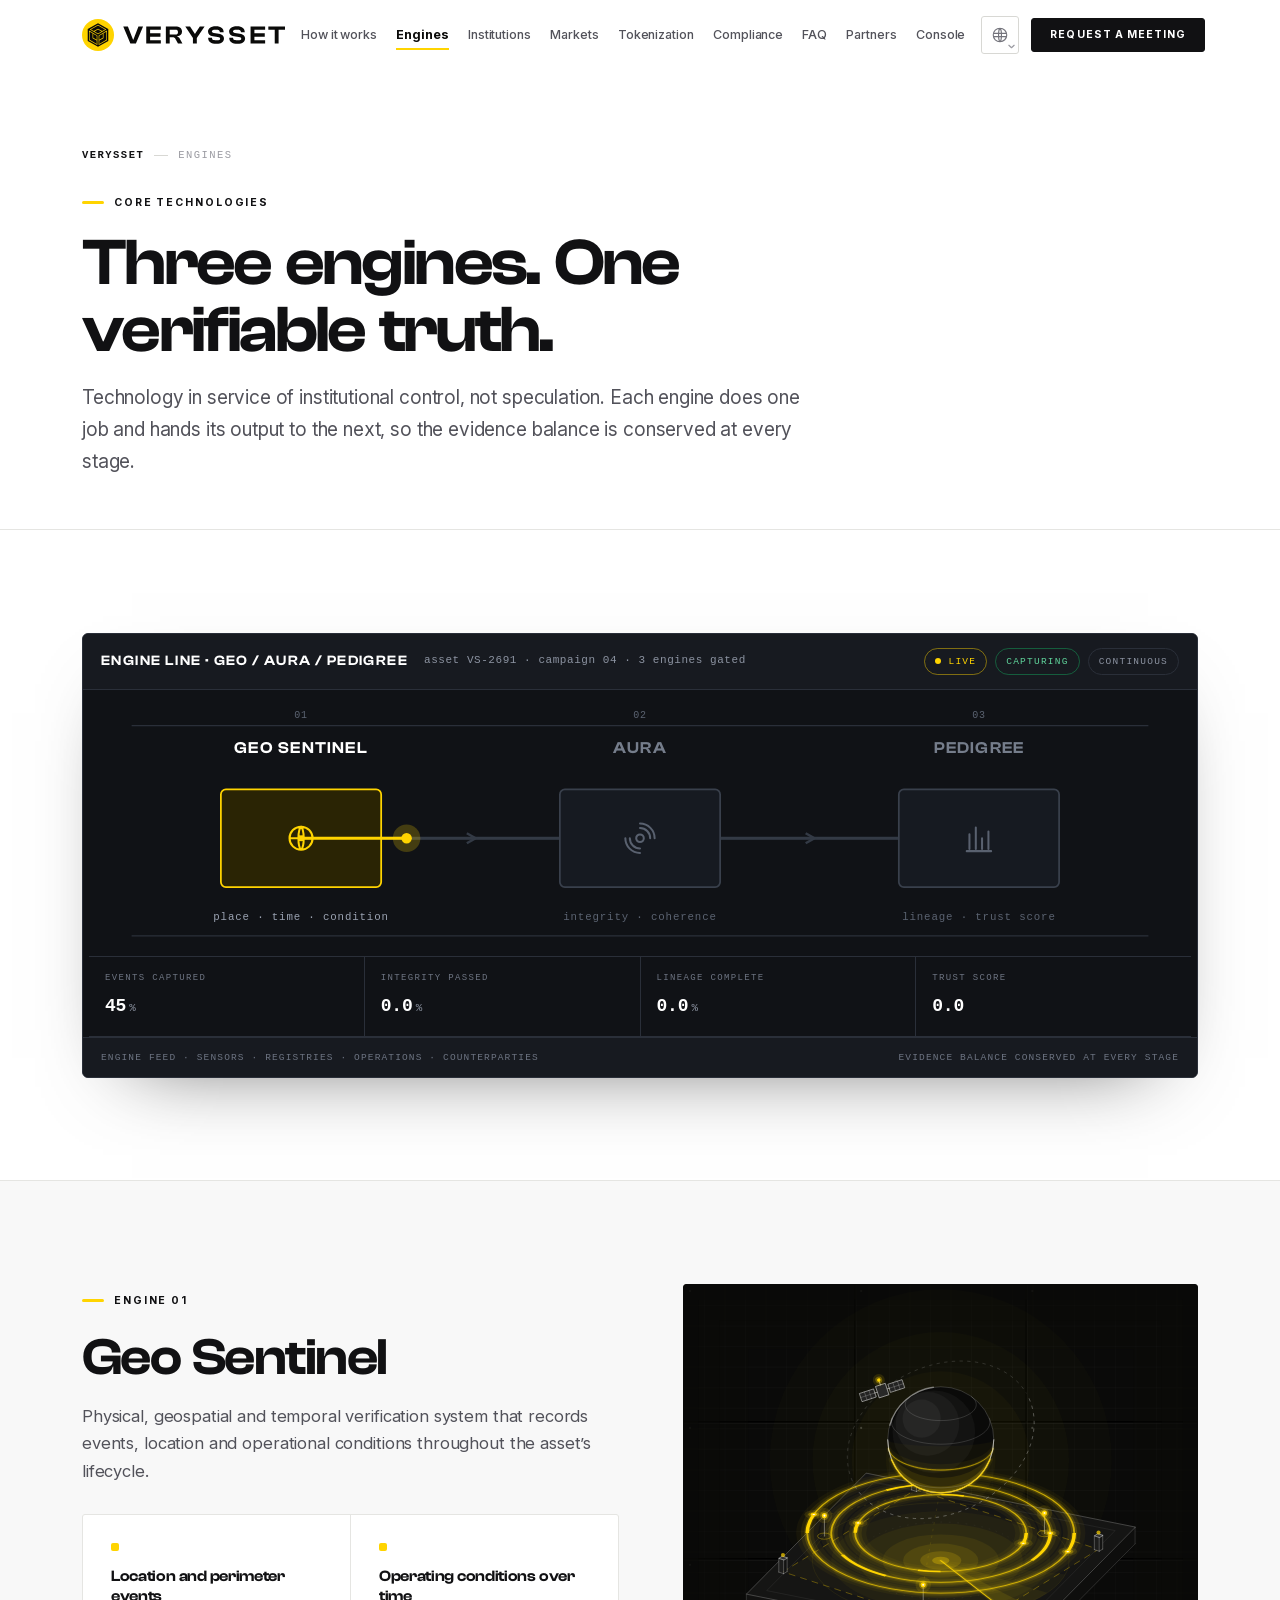
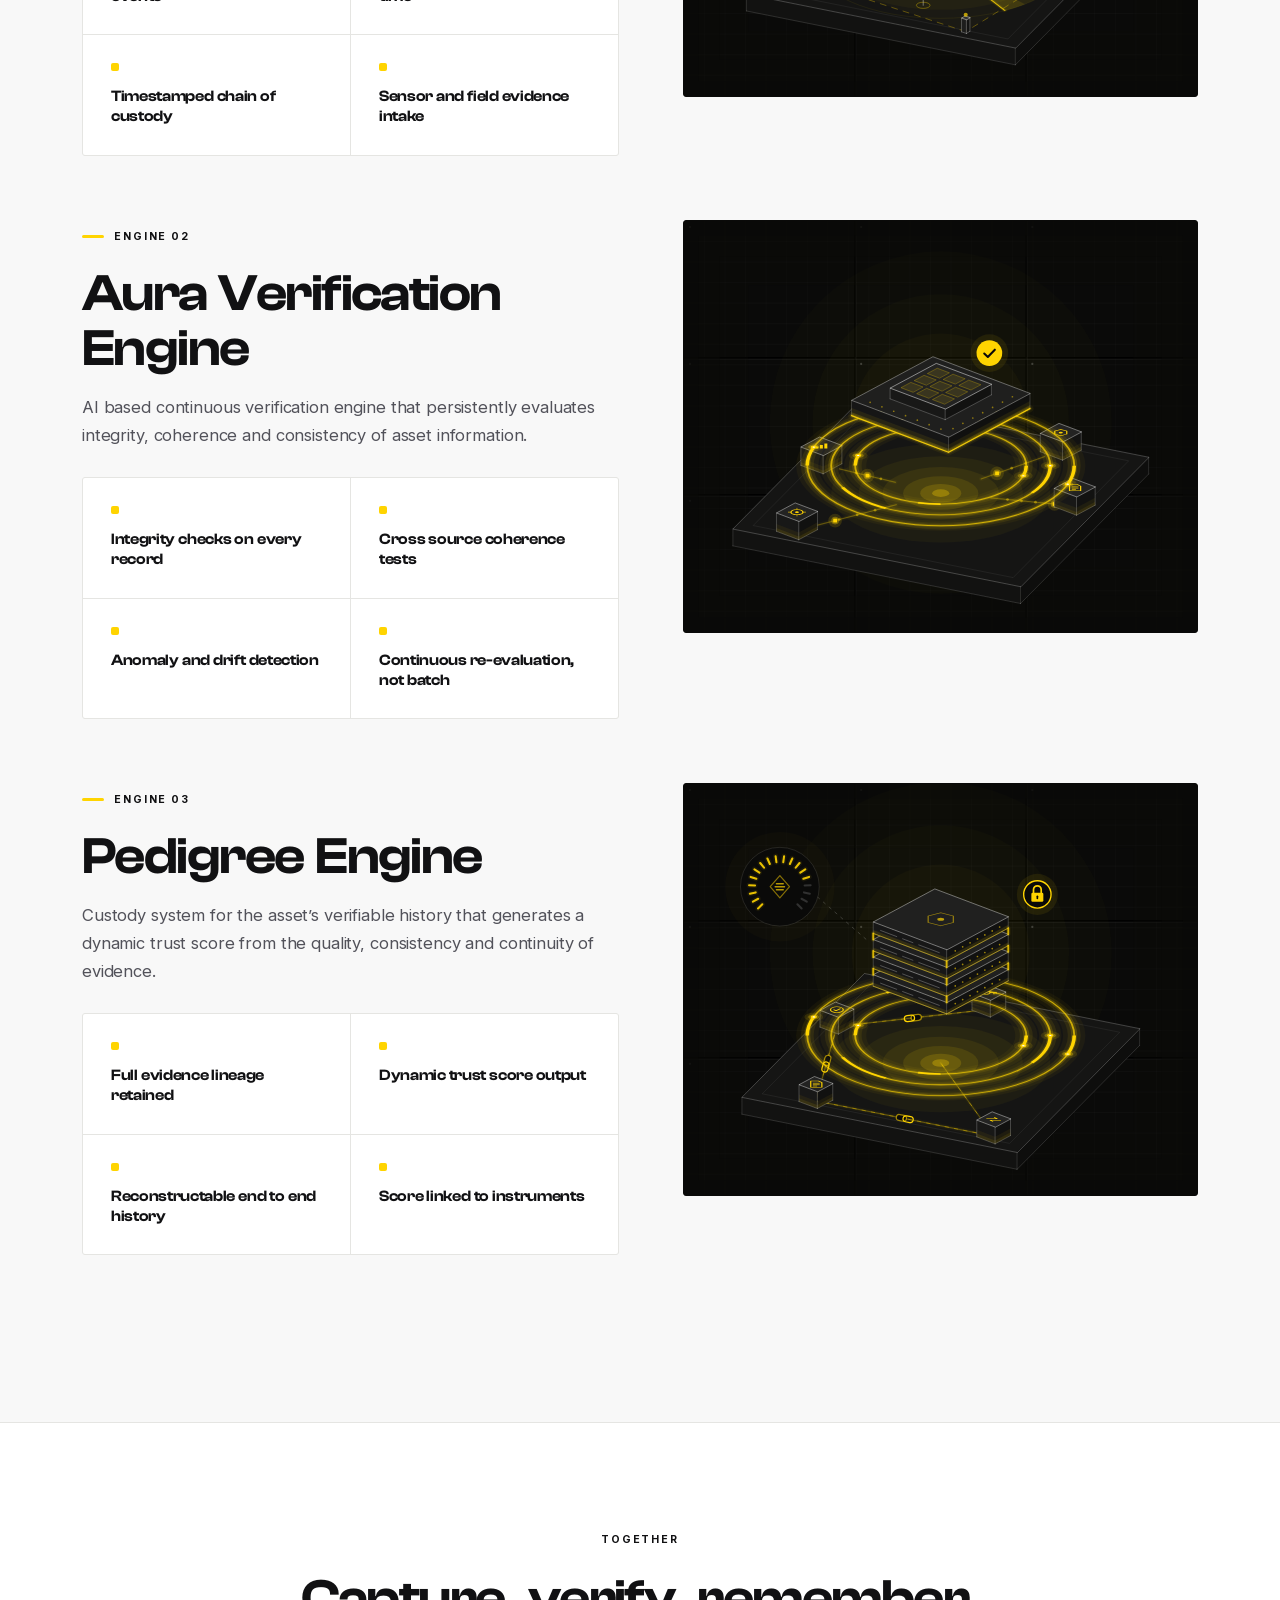
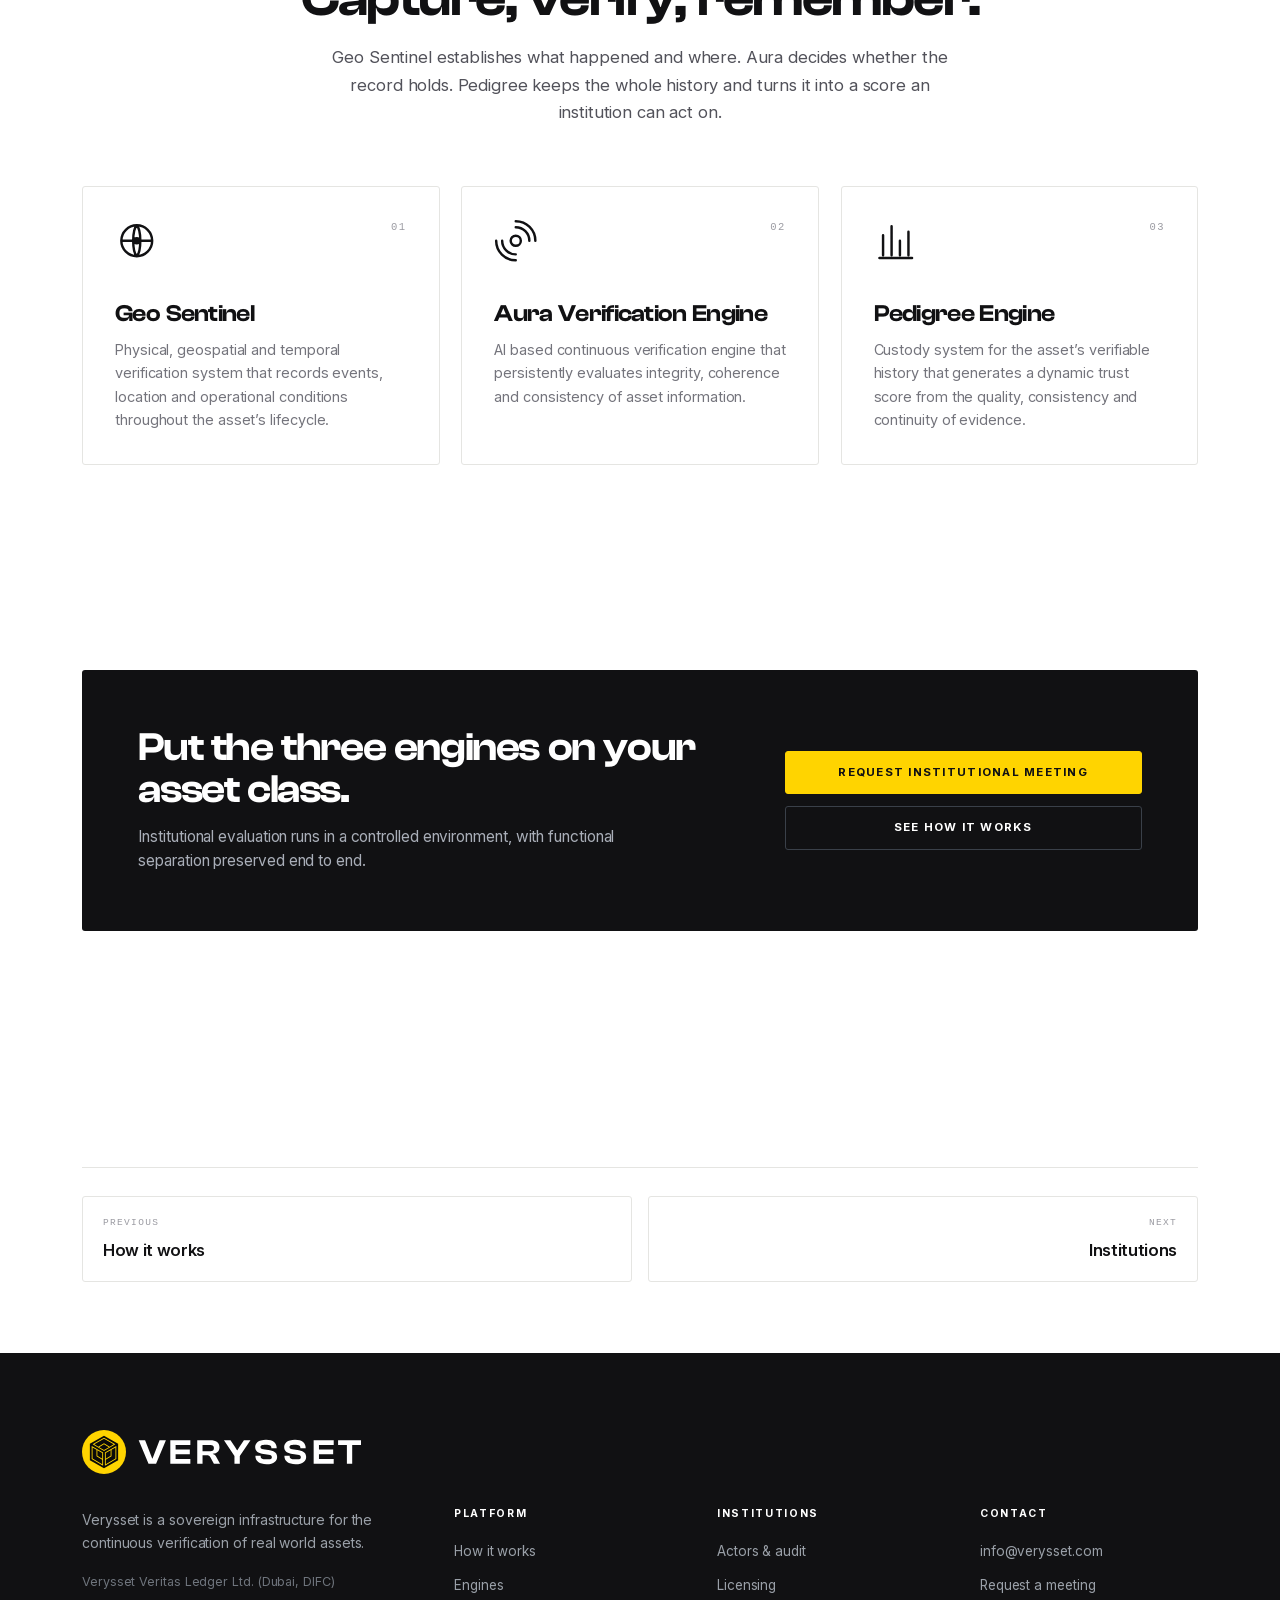
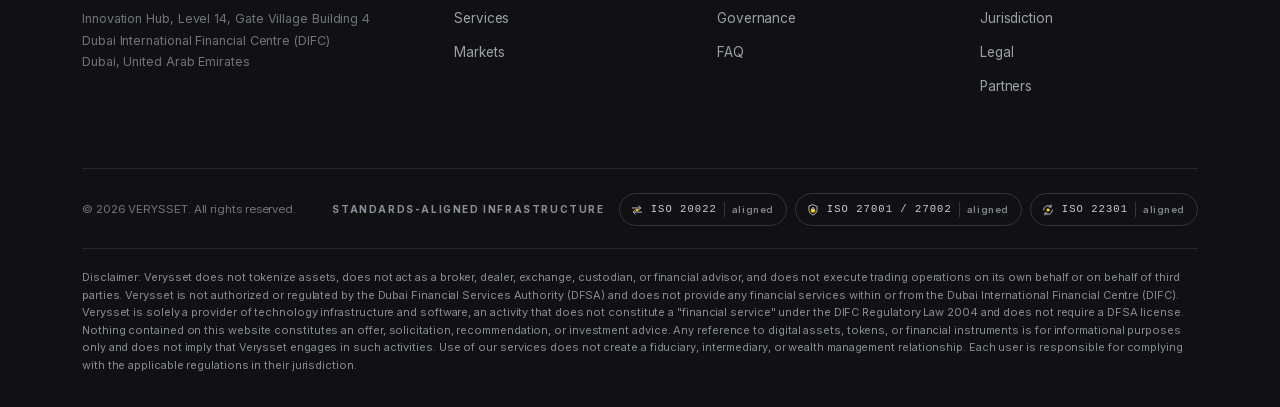
<file: engines.html>
<!DOCTYPE html><html lang="en"><head><meta charset="utf-8">
<meta name="viewport" content="width=device-width,initial-scale=1">
<title data-i18n="engines-verysset.70f9">Engines | Verysset</title>
<meta name="description" content="Geo Sentinel, the Aura Verification Engine and the Pedigree Engine: capture, verify and remember the evidence behind a real world asset.">
<meta name="theme-color" content="#ffffff">
<meta property="og:title" content="Engines | Verysset">
<meta property="og:description" content="Geo Sentinel, the Aura Verification Engine and the Pedigree Engine: capture, verify and remember the evidence behind a real world asset.">
<meta property="og:type" content="website">
<meta name="twitter:card" content="summary_large_image">
<link rel="icon" type="image/svg+xml" href="assets/favicon.svg?v=3">
<link rel="preload" href="assets/fonts/ClashDisplay-Medium.otf" as="font" type="font/otf" crossorigin>
<link rel="preload" href="assets/fonts/ClashDisplay-Semibold.otf" as="font" type="font/otf" crossorigin>
<link rel="preload" href="assets/fonts/Inter-Variable.ttf" as="font" type="font/ttf" crossorigin>
<link rel="stylesheet" href="assets/site.css">
</head><body>
<a class="skip" href="#main" data-i18n="skip-to-content.b582">Skip to content</a>
<div class="pbar" aria-hidden="true"></div>
<header class="nav" id="nav"><div class="nrow">
<a class="brand" href="index.html" aria-label="Verysset home"><img class="blogo" src="assets/logo.svg" alt="Verysset" width="203" height="32" decoding="async"></a>
<nav class="nmenu" aria-label="Primary"><a href="how-it-works.html" data-i18n="how-it-works.9ffd">How it works</a><a href="engines.html" class="cur" aria-current="page" data-i18n="engines.b61d">Engines</a><a href="institutions.html" data-i18n="institutions.2c9d">Institutions</a><a href="markets.html" data-i18n="markets.52c3">Markets</a><a href="tokenization.html" data-i18n="tokenization.4d61">Tokenization</a><a href="compliance.html" data-i18n="compliance.9c04">Compliance</a><a href="faq.html" data-i18n="faq.1fe9">FAQ</a><a href="partners.html" data-i18n="partners.fd6d">Partners</a><a href="https://app.verysset.com/panel" data-noi18n>Console</a></nav>
<div class="nact"><div class="lang" data-noi18n><button type="button" id="langsel" class="lbtn" title="Language" aria-label="Language" aria-haspopup="listbox" aria-expanded="false" aria-controls="langlist"><svg class="lgi" viewBox="0 0 24 24" width="18" height="18" aria-hidden="true" focusable="false"><path d="M12 3a9 9 0 1 0 0 18 9 9 0 0 0 0-18M3.3 9.8h17.4M3.3 14.2h17.4M12 3c2.6 2.6 2.6 15.4 0 18-2.6-2.6-2.6-15.4 0-18"/></svg><svg class="lchev" viewBox="0 0 8 5" width="7" height="5" aria-hidden="true" focusable="false"><path d="M1 1.1 4 3.9 7 1.1"/></svg></button><ul class="lmenu" id="langlist" role="listbox" aria-label="Language" tabindex="-1"><li role="option" id="lopt-en" data-lang="en" lang="en" aria-selected="true"><svg class="lck" viewBox="0 0 16 16" width="13" height="13" aria-hidden="true" focusable="false"><path d="M3.4 8.6 6.5 11.6 12.6 4.6"/></svg><span class="lnm">English</span></li><li role="option" id="lopt-es" data-lang="es" lang="es" aria-selected="false"><svg class="lck" viewBox="0 0 16 16" width="13" height="13" aria-hidden="true" focusable="false"><path d="M3.4 8.6 6.5 11.6 12.6 4.6"/></svg><span class="lnm">Español</span></li><li role="option" id="lopt-pt" data-lang="pt" lang="pt" aria-selected="false"><svg class="lck" viewBox="0 0 16 16" width="13" height="13" aria-hidden="true" focusable="false"><path d="M3.4 8.6 6.5 11.6 12.6 4.6"/></svg><span class="lnm">Português</span></li><li role="option" id="lopt-zh" data-lang="zh" lang="zh" aria-selected="false"><svg class="lck" viewBox="0 0 16 16" width="13" height="13" aria-hidden="true" focusable="false"><path d="M3.4 8.6 6.5 11.6 12.6 4.6"/></svg><span class="lnm">中文</span></li><li role="option" id="lopt-ru" data-lang="ru" lang="ru" aria-selected="false"><svg class="lck" viewBox="0 0 16 16" width="13" height="13" aria-hidden="true" focusable="false"><path d="M3.4 8.6 6.5 11.6 12.6 4.6"/></svg><span class="lnm">Русский</span></li><li role="option" id="lopt-ar" data-lang="ar" lang="ar" aria-selected="false"><svg class="lck" viewBox="0 0 16 16" width="13" height="13" aria-hidden="true" focusable="false"><path d="M3.4 8.6 6.5 11.6 12.6 4.6"/></svg><span class="lnm" dir="rtl">العربية</span></li></ul></div><a class="btn sm" href="contact.html" data-i18n="request-a-meeting.c277">Request a meeting</a>
<button class="burg" id="burg" aria-label="Menu" aria-expanded="false" aria-controls="drawer"><span></span></button></div>
</div><div class="drawer" id="drawer"><a href="index.html" data-i18n="home.8cf0">Home</a><a href="how-it-works.html" data-i18n="how-it-works.9ffd">How it works</a><a href="engines.html" class="cur" aria-current="page" data-i18n="engines.b61d">Engines</a><a href="institutions.html" data-i18n="institutions.2c9d">Institutions</a><a href="markets.html" data-i18n="markets.52c3">Markets</a><a href="tokenization.html" data-i18n="tokenization.4d61">Tokenization</a><a href="compliance.html" data-i18n="compliance.9c04">Compliance</a><a href="faq.html" data-i18n="faq.1fe9">FAQ</a><a href="partners.html" data-i18n="partners.fd6d">Partners</a><a href="https://app.verysset.com/panel" data-noi18n>Console</a><a href="contact.html" data-i18n="contact.bbaf">Contact</a><a class="btn" href="contact.html" data-i18n="request-a-meeting.c277">Request a meeting</a></div></header>
<main id="main"><section class="phead"><div class="wrap"><div class="crumb rv"><b data-i18n="verysset.f3ef">Verysset</b><i></i><span data-i18n="engines.b61d">Engines</span></div><span class="eb rv" data-i="1" data-i18n="core-technologies.4629">Core technologies</span><h1 class="rv" data-i="2" style="margin-top:18px" data-i18n="three-engines-one-verifiable-truth.e2a9">Three engines. One verifiable truth.</h1><p class="lede rv" data-i="3" data-i18n="technology-in-service-of-institutional-control.48b3">Technology in service of institutional control, not speculation. Each engine does one job and hands its output to the next, so the evidence balance is conserved at every stage.</p></div></section><section class="sec"><div class="wrap"><div class="rv"><div class="panel procline " data-states="Capturing|Verifying|Scored"><div class="pbarhead"><span class="ptitle" data-i18n="engine-line-geo-aura-pedigree.d716">ENGINE LINE &middot; GEO / AURA / PEDIGREE</span><span class="plot" data-i18n="asset-vs-2691-campaign-04-3-engines.358a">asset VS-2691 &middot; campaign 04 &middot; 3 engines gated</span><span class="ppills"><span class="pill live"><i></i><span data-i18n="live.955a">Live</span></span><span class="pill on" data-status><i></i><span data-i18n="capturing.6241">Capturing</span></span><span class="pill" data-i18n="continuous.5358">Continuous</span></span></div><div class="pbody"><svg data-proc viewBox="0 0 880 206" role="img" aria-label="Verysset process line" preserveAspectRatio="xMidYMid meet"><path class="axis" d="M34.0 22H846.0"/><path class="axis" d="M34.0 190 H846.0"/><path class="flowbase" d="M169.3 112 H710.7"/><path class="seg" data-k="0" d="M233.3 112 H376.0"/><path class="seg" data-k="0" d="m301.7 108 7 4-7 4" fill="none"/><path class="seg" data-k="1" d="M504.0 112 H646.7"/><path class="seg" data-k="1" d="m572.3 108 7 4-7 4" fill="none"/><g class="pn" data-k="0"><rect class="pn-box" x="105.3" y="73.0" width="128.0" height="78.0" rx="4"/><g transform="translate(156.33,99.00) scale(1.0833)"><path class="pn-ic" d="M12 3.5a8.5 8.5 0 1 0 0 17 8.5 8.5 0 0 0 0-17ZM3.5 12h17M12 3.5c2.6 2.5 2.6 14.5 0 17-2.6-2.5-2.6-14.5 0-17M12 10.6a1.4 1.4 0 1 0 0 2.8 1.4 1.4 0 0 0 0-2.8"/></g><text class="pn-t" x="169.3" y="44" text-anchor="middle" data-i18n="geo-sentinel.f75a">GEO SENTINEL</text><text class="pn-s" x="169.3" y="177.0" text-anchor="middle" data-i18n="place-time-condition.515a">place &middot; time &middot; condition</text><text class="tick" x="169.3" y="16" text-anchor="middle">01</text></g><g class="pn" data-k="1"><rect class="pn-box" x="376.0" y="73.0" width="128.0" height="78.0" rx="4"/><g transform="translate(427.00,99.00) scale(1.0833)"><path class="pn-ic" d="M12 9.2a2.8 2.8 0 1 0 0 5.6 2.8 2.8 0 0 0 0-5.6M12 4.5A7.5 7.5 0 0 1 19.5 12M12 19.5A7.5 7.5 0 0 1 4.5 12M12 1.2A10.8 10.8 0 0 1 22.8 12M12 22.8A10.8 10.8 0 0 1 1.2 12"/></g><text class="pn-t" x="440.0" y="44" text-anchor="middle" data-i18n="aura.205d">AURA</text><text class="pn-s" x="440.0" y="177.0" text-anchor="middle" data-i18n="integrity-coherence.2ce6">integrity &middot; coherence</text><text class="tick" x="440.0" y="16" text-anchor="middle">02</text></g><g class="pn" data-k="2"><rect class="pn-box" x="646.7" y="73.0" width="128.0" height="78.0" rx="4"/><g transform="translate(697.67,99.00) scale(1.0833)"><path class="pn-ic" d="M5 20V9m4.7 11V4m4.6 16v-8m4.7 8V7M3 21.5h18"/></g><text class="pn-t" x="710.7" y="44" text-anchor="middle" data-i18n="pedigree.e118">PEDIGREE</text><text class="pn-s" x="710.7" y="177.0" text-anchor="middle" data-i18n="lineage-trust-score.a5f2">lineage &middot; trust score</text><text class="tick" x="710.7" y="16" text-anchor="middle">03</text></g><path data-flow class="flowpath" d="M169.3 112 H710.7"/><g data-pulse opacity="0"><circle class="pulse-h" r="11"/><circle class="pulse" r="4.2"/></g></svg><div class="mbal"><div class="mcell"><div class="ml" data-i18n="events-captured.4562">Events captured</div><div class="mv"><span data-to="100" data-dec="0">0</span><span class="mu">%</span></div></div><div class="mcell"><div class="ml" data-i18n="integrity-passed.3c79">Integrity passed</div><div class="mv"><span data-to="99.2" data-dec="1">0</span><span class="mu">%</span></div></div><div class="mcell"><div class="ml" data-i18n="lineage-complete.8ead">Lineage complete</div><div class="mv"><span data-to="98.6" data-dec="1">0</span><span class="mu">%</span></div></div><div class="mcell"><div class="ml" data-i18n="trust-score.0c2e">Trust score</div><div class="mv"><span data-to="87.4" data-dec="1">0</span><span class="mu"></span></div></div></div></div><div class="pfoot"><span data-i18n="engine-feed-sensors-registries-operations-coun.2187">Engine feed &middot; sensors &middot; registries &middot; operations &middot; counterparties</span><span class="right" data-i18n="evidence-balance-conserved-at-every-stage.07b2">Evidence balance conserved at every stage</span></div></div></div></div></section><section class="sec alt"><div class="wrap"><div class="g2b" style="margin-bottom:clamp(44px,5vw,76px)"><div class="rv"><span class="eb" data-i18n="engine-01.ac58">Engine 01</span><h2 class="t w" data-i18n="geo-sentinel.a6ec">Geo Sentinel</h2><p class="lede" data-i18n="physical-geospatial-and-temporal-verification.c434">Physical, geospatial and temporal verification system that records events, location and operational conditions throughout the asset&rsquo;s lifecycle.</p><div class="vgrid" style="grid-template-columns:1fr 1fr;margin-top:28px"><div class="v"><div class="vm"></div><h4 data-i18n="location-and-perimeter-events.67ef">Location and perimeter events</h4></div><div class="v"><div class="vm"></div><h4 data-i18n="operating-conditions-over-time.fb08">Operating conditions over time</h4></div><div class="v"><div class="vm"></div><h4 data-i18n="timestamped-chain-of-custody.ca49">Timestamped chain of custody</h4></div><div class="v"><div class="vm"></div><h4 data-i18n="sensor-and-field-evidence-intake.c7b4">Sensor and field evidence intake</h4></div></div></div><div class="rv" data-i="1"><figure class="lpan" data-loop data-engine="geo"><svg fill="none" class="lps" viewBox="0 0 600 480" role="img" aria-label="Geo Sentinel: a globe with an orbiting satellite, a radar sweep and location pings over a monitored site" focusable="false"><rect width="600" height="480" fill="#0A0A09"/><path d="M24 0V480M48 0V480M72 0V480M96 0V480M120 0V480M144 0V480M168 0V480M192 0V480M216 0V480M240 0V480M264 0V480M288 0V480M312 0V480M336 0V480M360 0V480M384 0V480M408 0V480M432 0V480M456 0V480M480 0V480M504 0V480M528 0V480M552 0V480M576 0V480M0 24H600M0 48H600M0 72H600M0 96H600M0 120H600M0 144H600M0 168H600M0 192H600M0 216H600M0 240H600M0 264H600M0 288H600M0 312H600M0 336H600M0 360H600M0 384H600M0 408H600M0 432H600M0 456H600" stroke="#fff" stroke-opacity=".03"/><path d="M200 0V480M400 0V480M0 160H600M0 320H600" stroke="#000" stroke-width="2"/><path d="M201 0V480M401 0V480M0 161.5H600M0 321.5H600" stroke="#fff" stroke-opacity=".07"/><path d="M7 7h0M7 167h0M7 327h0M207 7h0M207 167h0M207 327h0M407 7h0M407 167h0M407 327h0" stroke="#fff" stroke-opacity=".2" stroke-width="2.6"/><rect width="600" height="480" stroke="#0A0A09" stroke-width="150" stroke-opacity=".3"/><rect width="600" height="480" stroke="#0A0A09" stroke-width="84" stroke-opacity=".4"/><rect width="600" height="480" stroke="#0A0A09" stroke-width="34" stroke-opacity=".55"/><circle cx="300" cy="204.9" r="200" fill="#FFD400" fill-opacity=".012"/><circle cx="300" cy="204.9" r="150" fill="#FFD400" fill-opacity=".016"/><circle cx="300" cy="204.9" r="104" fill="#FFD400" fill-opacity=".022"/><circle cx="300" cy="204.9" r="64" fill="#FFD400" fill-opacity=".03"/><polygon points="387.17,424.19 72.91,361.23 212.83,219.81 527.09,282.77" fill="#0A0A09"/><polygon points="387.17,424.19 72.91,361.23 72.91,380.87 387.17,443.84" fill="#0A0A09"/><polygon points="527.09,282.77 387.17,424.19 387.17,443.84 527.09,302.42" fill="#0A0A09"/><polygon points="387.17,424.19 72.91,361.23 212.83,219.81 527.09,282.77" fill="#fff" fill-opacity=".045"/><polygon points="387.17,424.19 72.91,361.23 72.91,380.87 387.17,443.84" fill="#fff" fill-opacity=".03"/><polygon points="527.09,282.77 387.17,424.19 387.17,443.84 527.09,302.42" fill="#fff" fill-opacity=".014"/><path d="M387.17 424.19L387.17 443.84M72.91 361.23L72.91 380.87M527.09 282.77L527.09 302.42M387.17 443.84L72.91 380.87M527.09 302.42L387.17 443.84" stroke="#fff" stroke-opacity=".16"/><path d="M387.17 424.19L72.91 361.23L212.83 219.81L527.09 282.77Z" stroke="#fff" stroke-opacity=".26"/><path d="M378.05 413.5L96.68 357.12L221.95 230.5L503.32 286.88Z" stroke="#fff" stroke-opacity=".07"/><g transform="translate(300 322) scale(1 0.45)"><g class="eg0"><circle r="128" fill="#FFD400" fill-opacity=".04"/><circle r="96" fill="#FFD400" fill-opacity=".05"/><circle r="68" fill="#FFD400" fill-opacity=".07"/><circle r="44" fill="#FFD400" fill-opacity=".1"/><circle r="24" fill="#FFD400" fill-opacity=".16"/><circle r="10" fill="#FFD400" fill-opacity=".3"/></g></g><polygon points="329.2,404.97 115.62,335.14 270.8,239.03 484.38,308.86" fill="#FFD400" fill-opacity=".025"/><path d="M329.2 404.97L115.62 335.14L270.8 239.03L484.38 308.86Z" stroke="#FFD400" stroke-opacity=".38" stroke-dasharray="7 7"/><g transform="translate(300 322) scale(1 0.45)"><circle r="150" stroke="#FFD400" stroke-opacity=".1"/><circle r="100" stroke="#fff" stroke-opacity=".07" stroke-dasharray="2 8"/><g transform="rotate(60)"><g class="eg1"><circle r="152"/><path d="M0 0L104.2 -107.9A150 150 0 0 1 150 0Z" fill="#FFD400" fill-opacity=".04"/><path d="M0 0L134.82 -65.76A150 150 0 0 1 150 0Z" fill="#FFD400" fill-opacity=".06"/><path d="M0 0L147.24 -28.62A150 150 0 0 1 150 0Z" fill="#FFD400" fill-opacity=".1"/><path d="M0 0H150" stroke="#FFD400" stroke-width="6" stroke-opacity=".08"/><path d="M0 0H150" stroke="#FFD400" stroke-width="3" stroke-opacity=".2"/><path d="M0 0H150" stroke="#FFD400" stroke-width="1.3" stroke-opacity=".9"/></g></g></g><polygon points="271.57,225.16 265.91,223.3 270.02,220.76 275.69,222.61" fill="#0A0A09"/><polygon points="271.57,225.16 265.91,223.3 265.91,239.38 271.57,241.23" fill="#0A0A09"/><polygon points="275.69,222.61 271.57,225.16 271.57,241.23 275.69,238.68" fill="#0A0A09"/><polygon points="271.57,225.16 265.91,223.3 270.02,220.76 275.69,222.61" fill="#fff" fill-opacity=".16"/><polygon points="271.57,225.16 265.91,223.3 265.91,239.38 271.57,241.23" fill="#fff" fill-opacity=".08"/><polygon points="275.69,222.61 271.57,225.16 271.57,241.23 275.69,238.68" fill="#fff" fill-opacity=".04"/><path d="M271.57 225.16L271.57 241.23M265.91 223.3L265.91 239.38M275.69 222.61L275.69 238.68M271.57 241.23L265.91 239.38M275.69 238.68L271.57 241.23" stroke="#fff" stroke-opacity=".3"/><path d="M271.57 225.16L265.91 223.3L270.02 220.76L275.69 222.61Z" stroke="#fff" stroke-opacity=".5"/><circle cx="270.8" cy="219.38" r="2.4" fill="#FFD400" fill-opacity=".7"/><g class="eg2" opacity="0"><circle cx="270.8" cy="219.38" r="10" fill="#FFD400" fill-opacity=".14"/><circle cx="270.8" cy="219.38" r="5" fill="#FFD400" fill-opacity=".4"/><circle cx="270.8" cy="219.38" r="2.2" fill="#fff"/></g><polygon points="485.15,294.98 479.49,293.13 483.6,290.58 489.27,292.44" fill="#0A0A09"/><polygon points="485.15,294.98 479.49,293.13 479.49,309.21 485.15,311.06" fill="#0A0A09"/><polygon points="489.27,292.44 485.15,294.98 485.15,311.06 489.27,308.51" fill="#0A0A09"/><polygon points="485.15,294.98 479.49,293.13 483.6,290.58 489.27,292.44" fill="#fff" fill-opacity=".16"/><polygon points="485.15,294.98 479.49,293.13 479.49,309.21 485.15,311.06" fill="#fff" fill-opacity=".08"/><polygon points="489.27,292.44 485.15,294.98 485.15,311.06 489.27,308.51" fill="#fff" fill-opacity=".04"/><path d="M485.15 294.98L485.15 311.06M479.49 293.13L479.49 309.21M489.27 292.44L489.27 308.51M485.15 311.06L479.49 309.21M489.27 308.51L485.15 311.06" stroke="#fff" stroke-opacity=".3"/><path d="M485.15 294.98L479.49 293.13L483.6 290.58L489.27 292.44Z" stroke="#fff" stroke-opacity=".5"/><circle cx="484.38" cy="289.21" r="2.4" fill="#FFD400" fill-opacity=".7"/><g class="eg3" opacity="0"><circle cx="484.38" cy="289.21" r="10" fill="#FFD400" fill-opacity=".14"/><circle cx="484.38" cy="289.21" r="5" fill="#FFD400" fill-opacity=".4"/><circle cx="484.38" cy="289.21" r="2.2" fill="#fff"/></g><polygon points="116.4,321.27 110.73,319.42 114.85,316.87 120.51,318.72" fill="#0A0A09"/><polygon points="116.4,321.27 110.73,319.42 110.73,335.49 116.4,337.34" fill="#0A0A09"/><polygon points="120.51,318.72 116.4,321.27 116.4,337.34 120.51,334.79" fill="#0A0A09"/><polygon points="116.4,321.27 110.73,319.42 114.85,316.87 120.51,318.72" fill="#fff" fill-opacity=".16"/><polygon points="116.4,321.27 110.73,319.42 110.73,335.49 116.4,337.34" fill="#fff" fill-opacity=".08"/><polygon points="120.51,318.72 116.4,321.27 116.4,337.34 120.51,334.79" fill="#fff" fill-opacity=".04"/><path d="M116.4 321.27L116.4 337.34M110.73 319.42L110.73 335.49M120.51 318.72L120.51 334.79M116.4 337.34L110.73 335.49M120.51 334.79L116.4 337.34" stroke="#fff" stroke-opacity=".3"/><path d="M116.4 321.27L110.73 319.42L114.85 316.87L120.51 318.72Z" stroke="#fff" stroke-opacity=".5"/><circle cx="115.62" cy="315.49" r="2.4" fill="#FFD400" fill-opacity=".7"/><g class="eg4" opacity="0"><circle cx="115.62" cy="315.49" r="10" fill="#FFD400" fill-opacity=".14"/><circle cx="115.62" cy="315.49" r="5" fill="#FFD400" fill-opacity=".4"/><circle cx="115.62" cy="315.49" r="2.2" fill="#fff"/></g><polygon points="329.98,391.1 324.31,389.24 328.43,386.7 334.09,388.55" fill="#0A0A09"/><polygon points="329.98,391.1 324.31,389.24 324.31,405.32 329.98,407.17" fill="#0A0A09"/><polygon points="334.09,388.55 329.98,391.1 329.98,407.17 334.09,404.62" fill="#0A0A09"/><polygon points="329.98,391.1 324.31,389.24 328.43,386.7 334.09,388.55" fill="#fff" fill-opacity=".16"/><polygon points="329.98,391.1 324.31,389.24 324.31,405.32 329.98,407.17" fill="#fff" fill-opacity=".08"/><polygon points="334.09,388.55 329.98,391.1 329.98,407.17 334.09,404.62" fill="#fff" fill-opacity=".04"/><path d="M329.98 391.1L329.98 407.17M324.31 389.24L324.31 405.32M334.09 388.55L334.09 404.62M329.98 407.17L324.31 405.32M334.09 404.62L329.98 407.17" stroke="#fff" stroke-opacity=".3"/><path d="M329.98 391.1L324.31 389.24L328.43 386.7L334.09 388.55Z" stroke="#fff" stroke-opacity=".5"/><circle cx="329.2" cy="385.32" r="2.4" fill="#FFD400" fill-opacity=".7"/><g class="eg5" opacity="0"><circle cx="329.2" cy="385.32" r="10" fill="#FFD400" fill-opacity=".14"/><circle cx="329.2" cy="385.32" r="5" fill="#FFD400" fill-opacity=".4"/><circle cx="329.2" cy="385.32" r="2.2" fill="#fff"/></g><g transform="translate(421.24 290.5) scale(1 0.45)"><circle r="8" stroke="#FFD400" stroke-opacity=".55"/><circle class="eg6" r="9" stroke="#FFD400" stroke-width="1.6" vector-effect="non-scaling-stroke" opacity="0"/></g><path d="M421.24 290.5V269.5" stroke="#fff" stroke-opacity=".45"/><path d="M421.24 266.5L300 234.9" stroke="#FFD400" stroke-opacity=".12" stroke-dasharray="2 6"/><circle cx="421.24" cy="266.5" r="9" fill="#FFD400" fill-opacity=".12"/><circle cx="421.24" cy="266.5" r="5" fill="#FFD400" fill-opacity=".32"/><circle cx="421.24" cy="266.5" r="3" fill="#FFD400"/><circle cx="421.24" cy="266.5" r="1.2" fill="#fff"/><g class="eg7" opacity="0"><circle cx="421.24" cy="266.5" r="16" fill="#FFD400" fill-opacity=".1"/><circle cx="421.24" cy="266.5" r="9" fill="#FFD400" fill-opacity=".22"/></g><g transform="translate(164.05 293.47) scale(1 0.45)"><circle r="8" stroke="#FFD400" stroke-opacity=".55"/><circle class="eg8" r="9" stroke="#FFD400" stroke-width="1.6" vector-effect="non-scaling-stroke" opacity="0"/></g><path d="M164.05 293.47V272.47" stroke="#fff" stroke-opacity=".45"/><path d="M164.05 269.47L300 234.9" stroke="#FFD400" stroke-opacity=".12" stroke-dasharray="2 6"/><circle cx="164.05" cy="269.47" r="9" fill="#FFD400" fill-opacity=".12"/><circle cx="164.05" cy="269.47" r="5" fill="#FFD400" fill-opacity=".32"/><circle cx="164.05" cy="269.47" r="3" fill="#FFD400"/><circle cx="164.05" cy="269.47" r="1.2" fill="#fff"/><g class="eg9" opacity="0"><circle cx="164.05" cy="269.47" r="16" fill="#FFD400" fill-opacity=".1"/><circle cx="164.05" cy="269.47" r="9" fill="#FFD400" fill-opacity=".22"/></g><g transform="translate(279.51 374.29) scale(1 0.45)"><circle r="8" stroke="#FFD400" stroke-opacity=".55"/><circle class="ega" r="9" stroke="#FFD400" stroke-width="1.6" vector-effect="non-scaling-stroke" opacity="0"/></g><path d="M279.51 374.29V353.29" stroke="#fff" stroke-opacity=".45"/><path d="M279.51 350.29L300 234.9" stroke="#FFD400" stroke-opacity=".12" stroke-dasharray="2 6"/><circle cx="279.51" cy="350.29" r="9" fill="#FFD400" fill-opacity=".12"/><circle cx="279.51" cy="350.29" r="5" fill="#FFD400" fill-opacity=".32"/><circle cx="279.51" cy="350.29" r="3" fill="#FFD400"/><circle cx="279.51" cy="350.29" r="1.2" fill="#fff"/><g class="egb" opacity="0"><circle cx="279.51" cy="350.29" r="16" fill="#FFD400" fill-opacity=".1"/><circle cx="279.51" cy="350.29" r="9" fill="#FFD400" fill-opacity=".22"/></g><g transform="translate(300 289.85) scale(1 0.45)"><g class="egc"><circle r="100" stroke="#FFD400" stroke-width="26" stroke-opacity=".045"/><circle r="100" stroke="#FFD400" stroke-width="15" stroke-opacity=".08"/><circle r="100" stroke="#FFD400" stroke-width="7" stroke-opacity=".17"/><circle r="100" stroke="#FFD400" stroke-width="2.2" stroke-opacity=".7"/></g><g class="egd"><circle r="114"/><circle r="100" stroke="#FFD400" stroke-width="4.2" stroke-dasharray="26.7 130.38"/><circle cx="96.46" cy="26.39" r="11" fill="#FFD400" fill-opacity=".12"/><circle cx="96.46" cy="26.39" r="6.5" fill="#FFD400" fill-opacity=".32"/><circle cx="96.46" cy="26.39" r="3.6" fill="#FFD400"/><circle cx="96.46" cy="26.39" r="1.5" fill="#fff"/><circle cx="-96.46" cy="-26.39" r="11" fill="#FFD400" fill-opacity=".12"/><circle cx="-96.46" cy="-26.39" r="6.5" fill="#FFD400" fill-opacity=".32"/><circle cx="-96.46" cy="-26.39" r="3.6" fill="#FFD400"/><circle cx="-96.46" cy="-26.39" r="1.5" fill="#fff"/></g></g><g transform="translate(300 289.85) scale(1 0.45)"><g class="ege"><circle r="128" stroke="#FFD400" stroke-width="26" stroke-opacity=".045"/><circle r="128" stroke="#FFD400" stroke-width="15" stroke-opacity=".08"/><circle r="128" stroke="#FFD400" stroke-width="7" stroke-opacity=".17"/><circle r="128" stroke="#FFD400" stroke-width="2.2" stroke-opacity=".7"/></g><g class="egf"><circle r="142"/><circle r="128" stroke="#FFD400" stroke-width="4.2" stroke-dasharray="75.06 193.02"/><circle cx="128" cy="0" r="11" fill="#FFD400" fill-opacity=".12"/><circle cx="128" cy="0" r="6.5" fill="#FFD400" fill-opacity=".32"/><circle cx="128" cy="0" r="3.6" fill="#FFD400"/><circle cx="128" cy="0" r="1.5" fill="#fff"/></g></g><g transform="translate(300 289.85) scale(1 0.45)"><g class="egg"><circle r="156" stroke="#FFD400" stroke-width="26" stroke-opacity=".045"/><circle r="156" stroke="#FFD400" stroke-width="15" stroke-opacity=".08"/><circle r="156" stroke="#FFD400" stroke-width="7" stroke-opacity=".17"/><circle r="156" stroke="#FFD400" stroke-width="2.2" stroke-opacity=".7"/></g><g class="egd"><circle r="170"/><circle r="156" stroke="#FFD400" stroke-width="4.2" stroke-dasharray="49.01 441.08"/><circle cx="148.36" cy="48.21" r="11" fill="#FFD400" fill-opacity=".12"/><circle cx="148.36" cy="48.21" r="6.5" fill="#FFD400" fill-opacity=".32"/><circle cx="148.36" cy="48.21" r="3.6" fill="#FFD400"/><circle cx="148.36" cy="48.21" r="1.5" fill="#fff"/><circle cx="-148.36" cy="-48.21" r="11" fill="#FFD400" fill-opacity=".12"/><circle cx="-148.36" cy="-48.21" r="6.5" fill="#FFD400" fill-opacity=".32"/><circle cx="-148.36" cy="-48.21" r="3.6" fill="#FFD400"/><circle cx="-148.36" cy="-48.21" r="1.5" fill="#fff"/></g></g><g class="egh" opacity="0"><circle cx="421.24" cy="266.5" r="6" fill="#FFD400" fill-opacity=".22"/><rect x="419.24" y="264.5" width="4" height="4" fill="#FFD400"/></g><g class="egi" opacity="0"><circle cx="164.05" cy="269.47" r="6" fill="#FFD400" fill-opacity=".22"/><rect x="162.05" y="267.47" width="4" height="4" fill="#FFD400"/></g><g class="egj" opacity="0"><circle cx="279.51" cy="350.29" r="6" fill="#FFD400" fill-opacity=".22"/><rect x="277.51" y="348.29" width="4" height="4" fill="#FFD400"/></g><g class="egk"><path d="M231.62 123.39L239.3 117.34L247.44 111.77L255.99 106.73L264.86 102.25L274.01 98.37L283.35 95.12L292.82 92.52L302.35 90.59L311.86 89.35L321.27 88.81L330.53 88.97L339.55 89.82L348.27 91.37L356.63 93.61L364.55 96.5L371.98 100.04L378.87 104.2L385.15 108.93L390.79 114.22L395.73 120.01L399.95 126.27M196.6 228.86L193.93 221.82L192.06 214.47L191.02 206.87L190.81 199.07L191.43 191.13L192.88 183.11L195.14 175.07L198.2 167.08L202.04 159.2L206.62 151.48L211.91 143.98L217.87 136.77L224.45 129.89L231.62 123.39" stroke="#fff" stroke-opacity=".16" stroke-dasharray="3 6"/><g class="egl"><g transform="translate(231.62 123.39) rotate(-18)"><path d="M-26 -5H-9V5H-26ZM9 -5H26V5H9Z" fill="#0A0A09"/><path d="M-26 -5H-9V5H-26ZM9 -5H26V5H9Z" fill="#fff" fill-opacity=".1" stroke="#fff" stroke-opacity=".5"/><path d="M-20.3 -5V5M-14.7 -5V5M14.7 -5V5M20.3 -5V5M-26 0H-9M9 0H26" stroke="#fff" stroke-opacity=".22"/><path d="M-9 0H-6M6 0H9" stroke="#fff" stroke-opacity=".5"/><rect x="-6" y="-7" width="12" height="14" fill="#0A0A09"/><rect x="-6" y="-7" width="12" height="14" fill="#fff" fill-opacity=".12" stroke="#fff" stroke-opacity=".55"/><path d="M0 -7V-12" stroke="#fff" stroke-opacity=".6"/><circle cy="-13" r="7" fill="#FFD400" fill-opacity=".12"/><circle cy="-13" r="4" fill="#FFD400" fill-opacity=".32"/><circle cy="-13" r="2" fill="#FFD400"/></g></g><g transform="translate(300 180.9)"><circle r="62" fill="#0A0A09"/><circle cx="-8.06" cy="-9.3" r="48.36" fill="#fff" fill-opacity=".035"/><circle cx="-15.5" cy="-18.6" r="37.2" fill="#fff" fill-opacity=".04"/><circle cx="-22.32" cy="-24.8" r="22.32" fill="#fff" fill-opacity=".045"/><path d="M-62 0A62 62 0 0 0 62 0A62 7.44 0 0 1 -62 0Z" fill="#FFD400" fill-opacity=".03"/><path d="M-62 0A62 62 0 0 0 62 0A62 28.52 0 0 1 -62 0Z" fill="#FFD400" fill-opacity=".05"/><path d="M-62 0A62 62 0 0 0 62 0A62 44.64 0 0 1 -62 0Z" fill="#FFD400" fill-opacity=".09"/><path d="M-62 0A62 62 0 0 0 62 0A62 54.56 0 0 1 -62 0Z" fill="#FFD400" fill-opacity=".16"/><path d="M44.28 43.38L42.31 45.08L40.02 46.7L37.43 48.22L34.55 49.63L31.4 50.93L28.02 52.1L24.43 53.13L20.65 54.01L16.71 54.75L12.65 55.32L8.48 55.74L4.26 55.99L0 56.07L-4.26 55.99L-8.48 55.74L-12.65 55.32L-16.71 54.75L-20.65 54.01L-24.43 53.13L-28.02 52.1L-31.4 50.93L-34.55 49.63L-37.43 48.22L-40.02 46.7L-42.31 45.08L-44.28 43.38" stroke="#fff" stroke-opacity=".17"/><path d="M56.61 -25.23L57.27 -23L57.49 -20.74L57.27 -18.49L56.61 -16.25L55.53 -14.05L54.02 -11.89L52.1 -9.81L49.78 -7.81L47.09 -5.9L44.04 -4.11L40.65 -2.45L36.95 -0.92L32.97 0.45L28.74 1.66L24.29 2.7L19.66 3.57L14.88 4.25L9.98 4.73L5.01 5.03L0 5.13L-5.01 5.03L-9.98 4.73L-14.88 4.25L-19.66 3.57L-24.29 2.7L-28.74 1.66L-32.97 0.45L-36.95 -0.92L-40.65 -2.45L-44.04 -4.11L-47.09 -5.9L-49.78 -7.81L-52.1 -9.81L-54.02 -11.89L-55.53 -14.05L-56.61 -16.25L-57.27 -18.49L-57.49 -20.74L-57.27 -23L-56.61 -25.23" stroke="#fff" stroke-opacity=".17"/><path d="M35.93 -50.48L37.6 -49.04L38.98 -47.53L40.07 -45.98L40.86 -44.39L41.33 -42.77L41.49 -41.15L41.33 -39.52L40.86 -37.9L40.07 -36.31L38.98 -34.76L37.6 -33.26L35.93 -31.81L33.98 -30.44L31.78 -29.15L29.34 -27.95L26.67 -26.85L23.8 -25.85L20.74 -24.98L17.53 -24.23L14.19 -23.6L10.74 -23.11L7.2 -22.76L3.62 -22.55L0 -22.48L-3.62 -22.55L-7.2 -22.76L-10.74 -23.11L-14.19 -23.6L-17.53 -24.23L-20.74 -24.98L-23.8 -25.85L-26.67 -26.85L-29.34 -27.95L-31.78 -29.15L-33.98 -30.44L-35.93 -31.81L-37.6 -33.26L-38.98 -34.76L-40.07 -36.31L-40.86 -37.9L-41.33 -39.52L-41.49 -41.15L-41.33 -42.77L-40.86 -44.39L-40.07 -45.98L-38.98 -47.53L-37.6 -49.04L-35.93 -50.48" stroke="#fff" stroke-opacity=".17"/><path d="M61.16 10.11L60.46 12.5L59.3 14.86L57.69 17.16L55.64 19.38L53.17 21.52L50.29 23.55L47.03 25.46L43.41 27.24L39.46 28.87L35.22 30.34L30.7 31.63L25.95 32.75L21 33.67L15.89 34.39L10.66 34.91L5.35 35.23L0 35.33L-5.35 35.23L-10.66 34.91L-15.89 34.39L-21 33.67L-25.95 32.75L-30.7 31.63L-35.22 30.34L-39.46 28.87L-43.41 27.24L-47.03 25.46L-50.29 23.55L-53.17 21.52L-55.64 19.38L-57.69 17.16L-59.3 14.86L-60.46 12.5L-61.16 10.11" stroke="#FFD400" stroke-width="4" stroke-opacity=".06"/><path d="M61.16 10.11L60.46 12.5L59.3 14.86L57.69 17.16L55.64 19.38L53.17 21.52L50.29 23.55L47.03 25.46L43.41 27.24L39.46 28.87L35.22 30.34L30.7 31.63L25.95 32.75L21 33.67L15.89 34.39L10.66 34.91L5.35 35.23L0 35.33L-5.35 35.23L-10.66 34.91L-15.89 34.39L-21 33.67L-25.95 32.75L-30.7 31.63L-35.22 30.34L-39.46 28.87L-43.41 27.24L-47.03 25.46L-50.29 23.55L-53.17 21.52L-55.64 19.38L-57.69 17.16L-59.3 14.86L-60.46 12.5L-61.16 10.11" stroke="#FFD400" stroke-width="2" stroke-opacity=".16"/><path d="M61.16 10.11L60.46 12.5L59.3 14.86L57.69 17.16L55.64 19.38L53.17 21.52L50.29 23.55L47.03 25.46L43.41 27.24L39.46 28.87L35.22 30.34L30.7 31.63L25.95 32.75L21 33.67L15.89 34.39L10.66 34.91L5.35 35.23L0 35.33L-5.35 35.23L-10.66 34.91L-15.89 34.39L-21 33.67L-25.95 32.75L-30.7 31.63L-35.22 30.34L-39.46 28.87L-43.41 27.24L-47.03 25.46L-50.29 23.55L-53.17 21.52L-55.64 19.38L-57.69 17.16L-59.3 14.86L-60.46 12.5L-61.16 10.11" stroke="#FFD400" stroke-width="1" stroke-opacity=".6"/><g class="egn"><circle r="62"/><path d="M62 0A62 62 0 0 1 -62 0" stroke="#fff" stroke-opacity=".2" vector-effect="non-scaling-stroke"/></g><g class="ego"><circle r="62"/><path d="M62 0A62 62 0 0 1 -62 0" stroke="#fff" stroke-opacity=".2" vector-effect="non-scaling-stroke"/></g><g class="egp"><circle r="62"/><path d="M62 0A62 62 0 0 1 -62 0" stroke="#fff" stroke-opacity=".2" vector-effect="non-scaling-stroke"/></g><g class="egq"><circle r="62"/><path d="M62 0A62 62 0 0 1 -62 0" stroke="#fff" stroke-opacity=".2" vector-effect="non-scaling-stroke"/></g><circle r="62" stroke="#fff" stroke-opacity=".2"/><path d="M-59.6 -17.09A62 62 0 0 1 -8.63 -61.4" stroke="#fff" stroke-opacity=".38" stroke-width="1.6"/><path d="M57.49 23.23A62 62 0 0 1 -57.49 23.23" stroke="#FFD400" stroke-width="7" stroke-opacity=".06"/><path d="M57.49 23.23A62 62 0 0 1 -57.49 23.23" stroke="#FFD400" stroke-width="3.5" stroke-opacity=".16"/><path d="M57.49 23.23A62 62 0 0 1 -57.49 23.23" stroke="#FFD400" stroke-width="1.4" stroke-opacity=".85"/><g class="egm" opacity="0"><path d="M53.69 31A62 62 0 0 1 -53.69 31" stroke="#FFD400" stroke-width="12" stroke-opacity=".1"/><path d="M53.69 31A62 62 0 0 1 -53.69 31" stroke="#FFD400" stroke-width="6" stroke-opacity=".22"/><path d="M53.69 31A62 62 0 0 1 -53.69 31" stroke="#FFD400" stroke-width="2.4" stroke-opacity="1"/></g></g><path d="M403.4 132.94L406.07 139.98L407.94 147.33L408.98 154.93L409.19 162.74L408.57 170.68L407.12 178.69L404.86 186.73L401.8 194.72L397.96 202.61L393.38 210.33L388.09 217.82L382.13 225.04L375.55 231.92L368.38 238.41L360.7 244.46L352.56 250.03L344.01 255.08L335.14 259.55L325.99 263.43L316.65 266.69L307.18 269.29L297.65 271.21L288.14 272.45L278.73 273L269.47 272.84L260.45 271.98L251.73 270.43L243.37 268.2L235.45 265.3L228.02 261.76L221.13 257.61L214.85 252.87L209.21 247.58L204.27 241.79L200.05 235.53" stroke="#fff" stroke-opacity=".34" stroke-dasharray="3 6"/><g class="egr" opacity="0"><g transform="translate(231.62 123.39) rotate(-18)"><path d="M-26 -5H-9V5H-26ZM9 -5H26V5H9Z" fill="#0A0A09"/><path d="M-26 -5H-9V5H-26ZM9 -5H26V5H9Z" fill="#fff" fill-opacity=".1" stroke="#fff" stroke-opacity=".5"/><path d="M-20.3 -5V5M-14.7 -5V5M14.7 -5V5M20.3 -5V5M-26 0H-9M9 0H26" stroke="#fff" stroke-opacity=".22"/><path d="M-9 0H-6M6 0H9" stroke="#fff" stroke-opacity=".5"/><rect x="-6" y="-7" width="12" height="14" fill="#0A0A09"/><rect x="-6" y="-7" width="12" height="14" fill="#fff" fill-opacity=".12" stroke="#fff" stroke-opacity=".55"/><path d="M0 -7V-12" stroke="#fff" stroke-opacity=".6"/><circle cy="-13" r="7" fill="#FFD400" fill-opacity=".12"/><circle cy="-13" r="4" fill="#FFD400" fill-opacity=".32"/><circle cy="-13" r="2" fill="#FFD400"/></g></g></g></svg></figure></div></div><div class="g2b" style="margin-bottom:clamp(44px,5vw,76px)"><div class="rv"><span class="eb" data-i18n="engine-02.511e">Engine 02</span><h2 class="t w" data-i18n="aura-verification-engine.c296">Aura Verification Engine</h2><p class="lede" data-i18n="ai-based-continuous-verification-engine-that-p.b282">AI based continuous verification engine that persistently evaluates integrity, coherence and consistency of asset information.</p><div class="vgrid" style="grid-template-columns:1fr 1fr;margin-top:28px"><div class="v"><div class="vm"></div><h4 data-i18n="integrity-checks-on-every-record.9699">Integrity checks on every record</h4></div><div class="v"><div class="vm"></div><h4 data-i18n="cross-source-coherence-tests.7621">Cross source coherence tests</h4></div><div class="v"><div class="vm"></div><h4 data-i18n="anomaly-and-drift-detection.77d3">Anomaly and drift detection</h4></div><div class="v"><div class="vm"></div><h4 data-i18n="continuous-re-evaluation-not-batch.d5c3">Continuous re-evaluation, not batch</h4></div></div></div><div class="rv" data-i="1"><figure class="lpan" data-loop data-engine="aura"><svg fill="none" class="lps" viewBox="0 0 600 480" role="img" aria-label="Aura Verification Engine: evidence from four sources is checked by an AI core, a drifting record is flagged and rejected, coherent records are confirmed" focusable="false"><rect width="600" height="480" fill="#0A0A09"/><path d="M24 0V480M48 0V480M72 0V480M96 0V480M120 0V480M144 0V480M168 0V480M192 0V480M216 0V480M240 0V480M264 0V480M288 0V480M312 0V480M336 0V480M360 0V480M384 0V480M408 0V480M432 0V480M456 0V480M480 0V480M504 0V480M528 0V480M552 0V480M576 0V480M0 24H600M0 48H600M0 72H600M0 96H600M0 120H600M0 144H600M0 168H600M0 192H600M0 216H600M0 240H600M0 264H600M0 288H600M0 312H600M0 336H600M0 360H600M0 384H600M0 408H600M0 432H600M0 456H600" stroke="#fff" stroke-opacity=".03"/><path d="M200 0V480M400 0V480M0 160H600M0 320H600" stroke="#000" stroke-width="2"/><path d="M201 0V480M401 0V480M0 161.5H600M0 321.5H600" stroke="#fff" stroke-opacity=".07"/><path d="M7 7h0M7 167h0M7 327h0M207 7h0M207 167h0M207 327h0M407 7h0M407 167h0M407 327h0" stroke="#fff" stroke-opacity=".2" stroke-width="2.6"/><rect width="600" height="480" stroke="#0A0A09" stroke-width="150" stroke-opacity=".3"/><rect width="600" height="480" stroke="#0A0A09" stroke-width="84" stroke-opacity=".4"/><rect width="600" height="480" stroke="#0A0A09" stroke-width="34" stroke-opacity=".55"/><circle cx="300" cy="235.48" r="200" fill="#FFD400" fill-opacity=".012"/><circle cx="300" cy="235.48" r="150" fill="#FFD400" fill-opacity=".016"/><circle cx="300" cy="235.48" r="104" fill="#FFD400" fill-opacity=".022"/><circle cx="300" cy="235.48" r="64" fill="#FFD400" fill-opacity=".03"/><polygon points="393.25,427.32 57.07,359.96 206.75,208.68 542.93,276.04" fill="#0A0A09"/><polygon points="393.25,427.32 57.07,359.96 57.07,379.61 393.25,446.97" fill="#0A0A09"/><polygon points="542.93,276.04 393.25,427.32 393.25,446.97 542.93,295.68" fill="#0A0A09"/><polygon points="393.25,427.32 57.07,359.96 206.75,208.68 542.93,276.04" fill="#fff" fill-opacity=".045"/><polygon points="393.25,427.32 57.07,359.96 57.07,379.61 393.25,446.97" fill="#fff" fill-opacity=".03"/><polygon points="542.93,276.04 393.25,427.32 393.25,446.97 542.93,295.68" fill="#fff" fill-opacity=".014"/><path d="M393.25 427.32L393.25 446.97M57.07 359.96L57.07 379.61M542.93 276.04L542.93 295.68M393.25 446.97L57.07 379.61M542.93 295.68L393.25 446.97" stroke="#fff" stroke-opacity=".16"/><path d="M393.25 427.32L57.07 359.96L206.75 208.68L542.93 276.04Z" stroke="#fff" stroke-opacity=".26"/><path d="M384.13 416.63L80.83 355.86L215.87 219.37L519.17 280.14Z" stroke="#fff" stroke-opacity=".07"/><g transform="translate(300 318) scale(1 0.45)"><g class="ea0"><circle r="128" fill="#FFD400" fill-opacity=".04"/><circle r="96" fill="#FFD400" fill-opacity=".05"/><circle r="68" fill="#FFD400" fill-opacity=".07"/><circle r="44" fill="#FFD400" fill-opacity=".1"/><circle r="24" fill="#FFD400" fill-opacity=".16"/><circle r="10" fill="#FFD400" fill-opacity=".3"/></g></g><path d="M433.03 330.72L358.69 323.61" stroke="#FFD400" stroke-width="5" stroke-opacity=".03"/><path d="M433.03 330.72L358.69 323.61" stroke="#FFD400" stroke-width="2.2" stroke-opacity=".08"/><path d="M433.03 330.72L358.69 323.61" stroke="#FFD400" stroke-width="1" stroke-opacity=".32"/><circle cx="410.73" cy="328.59" r="1.6" fill="#FFD400" fill-opacity=".45"/><circle cx="394.37" cy="327.03" r="1.6" fill="#FFD400" fill-opacity=".45"/><circle cx="378.02" cy="325.46" r="1.6" fill="#FFD400" fill-opacity=".45"/><path d="M152.78 356.25L248.04 331.5" stroke="#FFD400" stroke-width="5" stroke-opacity=".03"/><path d="M152.78 356.25L248.04 331.5" stroke="#FFD400" stroke-width="2.2" stroke-opacity=".08"/><path d="M152.78 356.25L248.04 331.5" stroke="#FFD400" stroke-width="1" stroke-opacity=".32"/><circle cx="181.35" cy="348.82" r="1.6" fill="#FFD400" fill-opacity=".45"/><circle cx="202.31" cy="343.38" r="1.6" fill="#FFD400" fill-opacity=".45"/><circle cx="223.27" cy="337.94" r="1.6" fill="#FFD400" fill-opacity=".45"/><path d="M181.69 289.69L247.02 305.32" stroke="#FFD400" stroke-width="5" stroke-opacity=".03"/><path d="M181.69 289.69L247.02 305.32" stroke="#FFD400" stroke-width="2.2" stroke-opacity=".08"/><path d="M181.69 289.69L247.02 305.32" stroke="#FFD400" stroke-width="1" stroke-opacity=".32"/><circle cx="201.29" cy="294.38" r="1.6" fill="#FFD400" fill-opacity=".45"/><circle cx="215.66" cy="297.82" r="1.6" fill="#FFD400" fill-opacity=".45"/><circle cx="230.04" cy="301.26" r="1.6" fill="#FFD400" fill-opacity=".45"/><path d="M421.35 275.33L347.28 301.38" stroke="#FFD400" stroke-width="5" stroke-opacity=".03"/><path d="M421.35 275.33L347.28 301.38" stroke="#FFD400" stroke-width="2.2" stroke-opacity=".08"/><path d="M421.35 275.33L347.28 301.38" stroke="#FFD400" stroke-width="1" stroke-opacity=".32"/><circle cx="399.13" cy="283.15" r="1.6" fill="#FFD400" fill-opacity=".45"/><circle cx="382.84" cy="288.88" r="1.6" fill="#FFD400" fill-opacity=".45"/><circle cx="366.54" cy="294.61" r="1.6" fill="#FFD400" fill-opacity=".45"/><g class="ea1"><circle cx="433.03" cy="330.72" r="8" fill="#FFD400" fill-opacity=".14"/><circle cx="433.03" cy="330.72" r="4.5" fill="#FFD400" fill-opacity=".35"/><rect x="430.83" y="328.52" width="4.4" height="4.4" fill="#FFD400"/></g><g class="ea2"><circle cx="176.59" cy="350.06" r="8" fill="#FFD400" fill-opacity=".14"/><circle cx="176.59" cy="350.06" r="4.5" fill="#FFD400" fill-opacity=".35"/><rect x="174.39" y="347.86" width="4.4" height="4.4" fill="#FFD400"/></g><g class="ea3"><circle cx="214.35" cy="297.51" r="8" fill="#FFD400" fill-opacity=".14"/><circle cx="214.35" cy="297.51" r="4.5" fill="#FFD400" fill-opacity=".35"/><rect x="212.15" y="295.31" width="4.4" height="4.4" fill="#FFD400"/></g><g class="ea4"><circle cx="365.8" cy="294.87" r="8" fill="#FFD400" fill-opacity=".14"/><circle cx="365.8" cy="294.87" r="4.5" fill="#FFD400" fill-opacity=".35"/><rect x="363.6" y="292.67" width="4.4" height="4.4" fill="#FFD400"/></g><g class="ea5" opacity="0"><circle cx="152.78" cy="356.25" r="8" fill="#fff" fill-opacity=".12"/><rect x="149.28" y="352.75" width="7" height="7" stroke="#fff" stroke-width="1.4"/></g><polygon points="442.36,258.03 416.32,248.2 438.17,236.48 464.22,246.31" fill="#0A0A09"/><polygon points="442.36,258.03 416.32,248.2 416.32,269.63 442.36,279.46" fill="#0A0A09"/><polygon points="464.22,246.31 442.36,258.03 442.36,279.46 464.22,267.74" fill="#0A0A09"/><polygon points="442.36,258.03 416.32,248.2 438.17,236.48 464.22,246.31" fill="#fff" fill-opacity=".1"/><polygon points="442.36,258.03 416.32,248.2 416.32,269.63 442.36,279.46" fill="#fff" fill-opacity=".06"/><polygon points="464.22,246.31 442.36,258.03 442.36,279.46 464.22,267.74" fill="#fff" fill-opacity=".03"/><path d="M442.36 258.03L442.36 279.46M416.32 248.2L416.32 269.63M464.22 246.31L464.22 267.74M442.36 279.46L416.32 269.63M464.22 267.74L442.36 279.46" stroke="#fff" stroke-opacity=".26"/><path d="M442.36 258.03L416.32 248.2L438.17 236.48L464.22 246.31Z" stroke="#fff" stroke-opacity=".46"/><polygon points="442.36,279.46 416.32,269.63 416.32,265.77 442.36,275.61" fill="#FFD400" fill-opacity=".14"/><polygon points="442.36,275.61 416.32,265.77 416.32,261.06 442.36,270.89" fill="#FFD400" fill-opacity=".06"/><polygon points="464.22,267.74 442.36,279.46 442.36,275.61 464.22,263.88" fill="#FFD400" fill-opacity=".14"/><polygon points="464.22,263.88 442.36,275.61 442.36,270.89 464.22,259.17" fill="#FFD400" fill-opacity=".06"/><g transform="translate(440.27 247.25) scale(1 0.45)"><path d="M0 -8L7 -4V4L0 8L-7 4V-4Z" stroke="#FFD400" stroke-width="1.4"/><circle r="2.4" fill="#FFD400"/></g><polygon points="162.59,273.97 136.54,264.13 158.4,252.41 184.44,262.24" fill="#0A0A09"/><polygon points="162.59,273.97 136.54,264.13 136.54,285.56 162.59,295.4" fill="#0A0A09"/><polygon points="184.44,262.24 162.59,273.97 162.59,295.4 184.44,283.68" fill="#0A0A09"/><polygon points="162.59,273.97 136.54,264.13 158.4,252.41 184.44,262.24" fill="#fff" fill-opacity=".1"/><polygon points="162.59,273.97 136.54,264.13 136.54,285.56 162.59,295.4" fill="#fff" fill-opacity=".06"/><polygon points="184.44,262.24 162.59,273.97 162.59,295.4 184.44,283.68" fill="#fff" fill-opacity=".03"/><path d="M162.59 273.97L162.59 295.4M136.54 264.13L136.54 285.56M184.44 262.24L184.44 283.68M162.59 295.4L136.54 285.56M184.44 283.68L162.59 295.4" stroke="#fff" stroke-opacity=".26"/><path d="M162.59 273.97L136.54 264.13L158.4 252.41L184.44 262.24Z" stroke="#fff" stroke-opacity=".46"/><polygon points="162.59,295.4 136.54,285.56 136.54,281.71 162.59,291.54" fill="#FFD400" fill-opacity=".14"/><polygon points="162.59,291.54 136.54,281.71 136.54,276.99 162.59,286.83" fill="#FFD400" fill-opacity=".06"/><polygon points="184.44,283.68 162.59,295.4 162.59,291.54 184.44,279.82" fill="#FFD400" fill-opacity=".14"/><polygon points="184.44,279.82 162.59,291.54 162.59,286.83 184.44,275.1" fill="#FFD400" fill-opacity=".06"/><g transform="translate(160.49 263.19) scale(1 0.45)"><path d="M-7 6V1H-3.5V6ZM-1.75 6V-3H1.75V6ZM3.5 6V-7H7V6Z" fill="#FFD400"/></g><polygon points="458.6,322.31 432.55,312.48 454.41,300.76 480.45,310.59" fill="#0A0A09"/><polygon points="458.6,322.31 432.55,312.48 432.55,333.91 458.6,343.75" fill="#0A0A09"/><polygon points="480.45,310.59 458.6,322.31 458.6,343.75 480.45,332.03" fill="#0A0A09"/><polygon points="458.6,322.31 432.55,312.48 454.41,300.76 480.45,310.59" fill="#fff" fill-opacity=".1"/><polygon points="458.6,322.31 432.55,312.48 432.55,333.91 458.6,343.75" fill="#fff" fill-opacity=".06"/><polygon points="480.45,310.59 458.6,322.31 458.6,343.75 480.45,332.03" fill="#fff" fill-opacity=".03"/><path d="M458.6 322.31L458.6 343.75M432.55 312.48L432.55 333.91M480.45 310.59L480.45 332.03M458.6 343.75L432.55 333.91M480.45 332.03L458.6 343.75" stroke="#fff" stroke-opacity=".26"/><path d="M458.6 322.31L432.55 312.48L454.41 300.76L480.45 310.59Z" stroke="#fff" stroke-opacity=".46"/><polygon points="458.6,343.75 432.55,333.91 432.55,330.05 458.6,339.89" fill="#FFD400" fill-opacity=".14"/><polygon points="458.6,339.89 432.55,330.05 432.55,325.34 458.6,335.17" fill="#FFD400" fill-opacity=".06"/><polygon points="480.45,332.03 458.6,343.75 458.6,339.89 480.45,328.17" fill="#FFD400" fill-opacity=".14"/><polygon points="480.45,328.17 458.6,339.89 458.6,335.17 480.45,323.45" fill="#FFD400" fill-opacity=".06"/><g transform="translate(456.5 311.54) scale(1 0.45)"><path d="M-6 -8H3L7 -4V8H-6Z" stroke="#FFD400" stroke-width="1.4"/><path d="M-3 -2H4M-3 1.5H4M-3 5H1" stroke="#FFD400"/></g><polygon points="134.09,350.99 108.04,341.16 129.9,329.44 155.94,339.27" fill="#0A0A09"/><polygon points="134.09,350.99 108.04,341.16 108.04,362.59 134.09,372.43" fill="#0A0A09"/><polygon points="155.94,339.27 134.09,350.99 134.09,372.43 155.94,360.71" fill="#0A0A09"/><polygon points="134.09,350.99 108.04,341.16 129.9,329.44 155.94,339.27" fill="#fff" fill-opacity=".1"/><polygon points="134.09,350.99 108.04,341.16 108.04,362.59 134.09,372.43" fill="#fff" fill-opacity=".06"/><polygon points="155.94,339.27 134.09,350.99 134.09,372.43 155.94,360.71" fill="#fff" fill-opacity=".03"/><path d="M134.09 350.99L134.09 372.43M108.04 341.16L108.04 362.59M155.94 339.27L155.94 360.71M134.09 372.43L108.04 362.59M155.94 360.71L134.09 372.43" stroke="#fff" stroke-opacity=".26"/><path d="M134.09 350.99L108.04 341.16L129.9 329.44L155.94 339.27Z" stroke="#fff" stroke-opacity=".46"/><polygon points="134.09,372.43 108.04,362.59 108.04,358.74 134.09,368.57" fill="#FFD400" fill-opacity=".14"/><polygon points="134.09,368.57 108.04,358.74 108.04,354.02 134.09,363.85" fill="#FFD400" fill-opacity=".06"/><polygon points="155.94,360.71 134.09,372.43 134.09,368.57 155.94,356.85" fill="#FFD400" fill-opacity=".14"/><polygon points="155.94,356.85 134.09,368.57 134.09,363.85 155.94,352.13" fill="#FFD400" fill-opacity=".06"/><g transform="translate(131.99 340.22) scale(1 0.45)"><circle r="7" stroke="#FFD400" stroke-width="1.4"/><circle r="2.2" fill="#FFD400"/><path d="M-10 0H-7M7 0H10M0 -10V-7M0 7V10" stroke="#FFD400"/></g><g class="ea6" opacity="0"><circle cx="456.5" cy="311.54" r="22" fill="#FFD400" fill-opacity=".08"/><circle cx="456.5" cy="311.54" r="12" fill="#FFD400" fill-opacity=".16"/></g><g class="ea7" opacity="0"><circle cx="131.99" cy="340.22" r="22" fill="#FFD400" fill-opacity=".08"/><circle cx="131.99" cy="340.22" r="12" fill="#FFD400" fill-opacity=".16"/></g><g class="ea8" opacity="0"><circle cx="160.49" cy="263.19" r="22" fill="#FFD400" fill-opacity=".08"/><circle cx="160.49" cy="263.19" r="12" fill="#FFD400" fill-opacity=".16"/></g><g class="ea9" opacity="0"><circle cx="440.27" cy="247.25" r="22" fill="#FFD400" fill-opacity=".08"/><circle cx="440.27" cy="247.25" r="12" fill="#FFD400" fill-opacity=".16"/></g><g transform="translate(300 285.85) scale(1 0.45)"><g class="eaa"><circle r="100" stroke="#FFD400" stroke-width="26" stroke-opacity=".045"/><circle r="100" stroke="#FFD400" stroke-width="15" stroke-opacity=".08"/><circle r="100" stroke="#FFD400" stroke-width="7" stroke-opacity=".17"/><circle r="100" stroke="#FFD400" stroke-width="2.2" stroke-opacity=".7"/></g><g class="eab"><circle r="114"/><circle r="100" stroke="#FFD400" stroke-width="4.2" stroke-dasharray="26.7 130.38"/><circle cx="96.46" cy="26.39" r="11" fill="#FFD400" fill-opacity=".12"/><circle cx="96.46" cy="26.39" r="6.5" fill="#FFD400" fill-opacity=".32"/><circle cx="96.46" cy="26.39" r="3.6" fill="#FFD400"/><circle cx="96.46" cy="26.39" r="1.5" fill="#fff"/><circle cx="-96.46" cy="-26.39" r="11" fill="#FFD400" fill-opacity=".12"/><circle cx="-96.46" cy="-26.39" r="6.5" fill="#FFD400" fill-opacity=".32"/><circle cx="-96.46" cy="-26.39" r="3.6" fill="#FFD400"/><circle cx="-96.46" cy="-26.39" r="1.5" fill="#fff"/></g></g><g transform="translate(300 285.85) scale(1 0.45)"><g class="eac"><circle r="128" stroke="#FFD400" stroke-width="26" stroke-opacity=".045"/><circle r="128" stroke="#FFD400" stroke-width="15" stroke-opacity=".08"/><circle r="128" stroke="#FFD400" stroke-width="7" stroke-opacity=".17"/><circle r="128" stroke="#FFD400" stroke-width="2.2" stroke-opacity=".7"/></g><g class="ead"><circle r="142"/><circle r="128" stroke="#FFD400" stroke-width="4.2" stroke-dasharray="75.06 193.02"/><circle cx="128" cy="0" r="11" fill="#FFD400" fill-opacity=".12"/><circle cx="128" cy="0" r="6.5" fill="#FFD400" fill-opacity=".32"/><circle cx="128" cy="0" r="3.6" fill="#FFD400"/><circle cx="128" cy="0" r="1.5" fill="#fff"/></g></g><g transform="translate(300 285.85) scale(1 0.45)"><g class="eae"><circle r="156" stroke="#FFD400" stroke-width="26" stroke-opacity=".045"/><circle r="156" stroke="#FFD400" stroke-width="15" stroke-opacity=".08"/><circle r="156" stroke="#FFD400" stroke-width="7" stroke-opacity=".17"/><circle r="156" stroke="#FFD400" stroke-width="2.2" stroke-opacity=".7"/></g><g class="eab"><circle r="170"/><circle r="156" stroke="#FFD400" stroke-width="4.2" stroke-dasharray="49.01 441.08"/><circle cx="148.36" cy="48.21" r="11" fill="#FFD400" fill-opacity=".12"/><circle cx="148.36" cy="48.21" r="6.5" fill="#FFD400" fill-opacity=".32"/><circle cx="148.36" cy="48.21" r="3.6" fill="#FFD400"/><circle cx="148.36" cy="48.21" r="1.5" fill="#fff"/><circle cx="-148.36" cy="-48.21" r="11" fill="#FFD400" fill-opacity=".12"/><circle cx="-148.36" cy="-48.21" r="6.5" fill="#FFD400" fill-opacity=".32"/><circle cx="-148.36" cy="-48.21" r="3.6" fill="#FFD400"/><circle cx="-148.36" cy="-48.21" r="1.5" fill="#fff"/></g></g><g transform="translate(300 285.85) scale(1 0.45)"><circle class="eaf" r="56" stroke="#FFD400" stroke-width="1.6" vector-effect="non-scaling-stroke" opacity="0"/></g><g transform="translate(163.17 353.55) scale(1 0.45)"><circle class="eag" r="10" stroke="#fff" stroke-width="1.5" vector-effect="non-scaling-stroke" opacity="0"/></g><g transform="translate(163.17 327.55)"><g class="eah" opacity="0"><path d="M0 -14L12 7H-12Z" fill="#0A0A09" stroke="#fff" stroke-width="1.6"/><path d="M0 -6V1M0 3.6V4" stroke="#fff" stroke-width="2"/></g></g><g class="eai"><polygon points="309.12,252.39 195.75,209.58 290.88,158.56 404.25,201.37" fill="#0A0A09"/><polygon points="309.12,252.39 195.75,209.58 195.75,227.44 309.12,270.25" fill="#0A0A09"/><polygon points="404.25,201.37 309.12,252.39 309.12,270.25 404.25,219.23" fill="#0A0A09"/><polygon points="309.12,252.39 195.75,209.58 290.88,158.56 404.25,201.37" fill="#fff" fill-opacity=".085"/><polygon points="309.12,252.39 195.75,209.58 195.75,227.44 309.12,270.25" fill="#fff" fill-opacity=".05"/><polygon points="404.25,201.37 309.12,252.39 309.12,270.25 404.25,219.23" fill="#fff" fill-opacity=".024"/><path d="M309.12 252.39L309.12 270.25M195.75 209.58L195.75 227.44M404.25 201.37L404.25 219.23M309.12 270.25L195.75 227.44M404.25 219.23L309.12 270.25" stroke="#fff" stroke-opacity=".22"/><path d="M309.12 252.39L195.75 209.58L290.88 158.56L404.25 201.37Z" stroke="#fff" stroke-opacity=".4"/><polygon points="309.12,270.25 195.75,227.44 195.75,223.51 309.12,266.32" fill="#FFD400" fill-opacity=".2"/><polygon points="309.12,266.32 195.75,223.51 195.75,218.51 309.12,261.32" fill="#FFD400" fill-opacity=".08"/><polygon points="404.25,219.23 309.12,270.25 309.12,266.32 404.25,215.31" fill="#FFD400" fill-opacity=".2"/><polygon points="404.25,215.31 309.12,266.32 309.12,261.32 404.25,210.3" fill="#FFD400" fill-opacity=".08"/><path d="M309.12 270.25L195.75 227.44M404.25 219.23L309.12 270.25" stroke="#FFD400" stroke-width="8" stroke-opacity=".06"/><path d="M309.12 270.25L195.75 227.44M404.25 219.23L309.12 270.25" stroke="#FFD400" stroke-width="4" stroke-opacity=".16"/><path d="M309.12 270.25L195.75 227.44M404.25 219.23L309.12 270.25" stroke="#FFD400" stroke-width="1.4" stroke-opacity=".9"/><g class="eaj" opacity="0"><path d="M309.12 270.25L195.75 227.44M404.25 219.23L309.12 270.25" stroke="#FFD400" stroke-width="10" stroke-opacity=".1"/><path d="M309.12 270.25L195.75 227.44M404.25 219.23L309.12 270.25" stroke="#FFD400" stroke-width="5" stroke-opacity=".24"/><path d="M309.12 270.25L195.75 227.44M404.25 219.23L309.12 270.25" stroke="#FFD400" stroke-width="2" stroke-opacity="1"/></g><path d="M217.5 211.92h0M383.74 205.38h0M231.28 217.13h0M372.17 211.58h0M245.07 222.33h0M360.6 217.79h0M258.86 227.54h0M349.03 223.99h0M272.65 232.75h0M337.46 230.2h0M286.44 237.95h0M325.89 236.4h0M300.23 243.16h0M314.32 242.61h0" stroke="#FFD400" stroke-opacity=".5" stroke-width="2"/><polygon points="305.18,219.6 240.83,195.31 294.82,166.35 359.17,190.65" fill="#0A0A09"/><polygon points="305.18,219.6 240.83,195.31 240.83,207.81 305.18,232.11" fill="#0A0A09"/><polygon points="359.17,190.65 305.18,219.6 305.18,232.11 359.17,203.15" fill="#0A0A09"/><polygon points="305.18,219.6 240.83,195.31 294.82,166.35 359.17,190.65" fill="#fff" fill-opacity=".1"/><polygon points="305.18,219.6 240.83,195.31 240.83,207.81 305.18,232.11" fill="#fff" fill-opacity=".06"/><polygon points="359.17,190.65 305.18,219.6 305.18,232.11 359.17,203.15" fill="#fff" fill-opacity=".03"/><path d="M305.18 219.6L305.18 232.11M240.83 195.31L240.83 207.81M359.17 190.65L359.17 203.15M305.18 232.11L240.83 207.81M359.17 203.15L305.18 232.11" stroke="#fff" stroke-opacity=".26"/><path d="M305.18 219.6L240.83 195.31L294.82 166.35L359.17 190.65Z" stroke="#fff" stroke-opacity=".55"/><path d="M298.15 183.47L284.36 178.26L295.93 172.05L309.72 177.26ZM282.72 191.74L268.94 186.53L280.51 180.33L294.29 185.53ZM267.3 200.01L253.51 194.81L265.08 188.6L278.87 193.81ZM316.54 190.41L302.75 185.2L314.32 179L328.11 184.2ZM301.11 198.68L287.32 193.48L298.89 187.27L312.68 192.48ZM285.68 206.96L271.89 201.75L283.46 195.54L297.25 200.75ZM334.92 197.35L321.13 192.14L332.7 185.94L346.49 191.15ZM319.49 205.62L305.71 200.42L317.28 194.21L331.06 199.42ZM304.07 213.9L290.28 208.69L301.85 202.49L315.64 207.69Z" fill="#FFD400" fill-opacity=".1" stroke="#FFD400" stroke-opacity=".3"/><polygon class="eak" opacity="0" points="298.15,183.47 284.36,178.26 295.93,172.05 309.72,177.26" fill="#FFD400"/><polygon class="eal" opacity="0" points="282.72,191.74 268.94,186.53 280.51,180.33 294.29,185.53" fill="#FFD400"/><polygon class="eam" opacity="0" points="267.3,200.01 253.51,194.81 265.08,188.6 278.87,193.81" fill="#FFD400"/><polygon class="ean" opacity="0" points="316.54,190.41 302.75,185.2 314.32,179 328.11,184.2" fill="#FFD400"/><polygon class="eao" opacity="0" points="301.11,198.68 287.32,193.48 298.89,187.27 312.68,192.48" fill="#FFD400"/><polygon class="eap" opacity="0" points="285.68,206.96 271.89,201.75 283.46,195.54 297.25,200.75" fill="#FFD400"/><polygon class="eaq" opacity="0" points="334.92,197.35 321.13,192.14 332.7,185.94 346.49,191.15" fill="#FFD400"/><polygon class="ear" opacity="0" points="319.49,205.62 305.71,200.42 317.28,194.21 331.06,199.42" fill="#FFD400"/><polygon class="eas" opacity="0" points="304.07,213.9 290.28,208.69 301.85,202.49 315.64,207.69" fill="#FFD400"/><g transform="translate(294.82 166.35)"><g class="eat" opacity="0"><circle r="10.8" fill="#FFD400" fill-opacity=".12"/><circle r="5.4" fill="#FFD400" fill-opacity=".3"/><path d="M0 -13.5L1.8 -1.8L13.5 0L1.8 1.8L0 13.5L-1.8 1.8L-13.5 0L-1.8 -1.8Z" fill="#fff"/></g></g><g transform="translate(356.82 154.35)"><g class="eau"><circle r="22" fill="#FFD400" fill-opacity=".08"/><circle r="15" fill="#FFD400"/><path d="M-6 .5L-1.8 4.6L6.4 -4" stroke="#0A0A09" stroke-width="2.4"/></g></g></g></svg></figure></div></div><div class="g2b" style="margin-bottom:clamp(44px,5vw,76px)"><div class="rv"><span class="eb" data-i18n="engine-03.6a79">Engine 03</span><h2 class="t w" data-i18n="pedigree-engine.d6d8">Pedigree Engine</h2><p class="lede" data-i18n="custody-system-for-the-asset-s-verifiable.4a64">Custody system for the asset&rsquo;s verifiable history that generates a dynamic trust score from the quality, consistency and continuity of evidence.</p><div class="vgrid" style="grid-template-columns:1fr 1fr;margin-top:28px"><div class="v"><div class="vm"></div><h4 data-i18n="full-evidence-lineage-retained.5bf2">Full evidence lineage retained</h4></div><div class="v"><div class="vm"></div><h4 data-i18n="dynamic-trust-score-output.0e16">Dynamic trust score output</h4></div><div class="v"><div class="vm"></div><h4 data-i18n="reconstructable-end-to-end-history.bf28">Reconstructable end to end history</h4></div><div class="v"><div class="vm"></div><h4 data-i18n="score-linked-to-instruments.13b3">Score linked to instruments</h4></div></div></div><div class="rv" data-i="1"><figure class="lpan" data-loop data-engine="ledger"><svg fill="none" class="lps" viewBox="0 0 600 480" role="img" aria-label="Pedigree Engine: evidence is handed along a custody chain, sealed into a new ledger block that locks onto the verified history, the lineage is checked end to end and the trust score is updated" focusable="false"><rect width="600" height="480" fill="#0A0A09"/><path d="M24 0V480M48 0V480M72 0V480M96 0V480M120 0V480M144 0V480M168 0V480M192 0V480M216 0V480M240 0V480M264 0V480M288 0V480M312 0V480M336 0V480M360 0V480M384 0V480M408 0V480M432 0V480M456 0V480M480 0V480M504 0V480M528 0V480M552 0V480M576 0V480M0 24H600M0 48H600M0 72H600M0 96H600M0 120H600M0 144H600M0 168H600M0 192H600M0 216H600M0 240H600M0 264H600M0 288H600M0 312H600M0 336H600M0 360H600M0 384H600M0 408H600M0 432H600M0 456H600" stroke="#fff" stroke-opacity=".03"/><path d="M200 0V480M400 0V480M0 160H600M0 320H600" stroke="#000" stroke-width="2"/><path d="M201 0V480M401 0V480M0 161.5H600M0 321.5H600" stroke="#fff" stroke-opacity=".07"/><path d="M7 7h0M7 167h0M7 327h0M207 7h0M207 167h0M207 327h0M407 7h0M407 167h0M407 327h0" stroke="#fff" stroke-opacity=".2" stroke-width="2.6"/><rect width="600" height="480" stroke="#0A0A09" stroke-width="150" stroke-opacity=".3"/><rect width="600" height="480" stroke="#0A0A09" stroke-width="84" stroke-opacity=".4"/><rect width="600" height="480" stroke="#0A0A09" stroke-width="34" stroke-opacity=".55"/><circle cx="300" cy="198.11" r="200" fill="#FFD400" fill-opacity=".012"/><circle cx="300" cy="198.11" r="150" fill="#FFD400" fill-opacity=".016"/><circle cx="300" cy="198.11" r="104" fill="#FFD400" fill-opacity=".022"/><circle cx="300" cy="198.11" r="64" fill="#FFD400" fill-opacity=".03"/><polygon points="389.2,430.57 67.63,366.14 210.8,221.43 532.37,285.86" fill="#0A0A09"/><polygon points="389.2,430.57 67.63,366.14 67.63,385.79 389.2,450.21" fill="#0A0A09"/><polygon points="532.37,285.86 389.2,430.57 389.2,450.21 532.37,305.51" fill="#0A0A09"/><polygon points="389.2,430.57 67.63,366.14 210.8,221.43 532.37,285.86" fill="#fff" fill-opacity=".045"/><polygon points="389.2,430.57 67.63,366.14 67.63,385.79 389.2,450.21" fill="#fff" fill-opacity=".03"/><polygon points="532.37,285.86 389.2,430.57 389.2,450.21 532.37,305.51" fill="#fff" fill-opacity=".014"/><path d="M389.2 430.57L389.2 450.21M67.63 366.14L67.63 385.79M532.37 285.86L532.37 305.51M389.2 450.21L67.63 385.79M532.37 305.51L389.2 450.21" stroke="#fff" stroke-opacity=".16"/><path d="M389.2 430.57L67.63 366.14L210.8 221.43L532.37 285.86Z" stroke="#fff" stroke-opacity=".26"/><path d="M380.08 419.87L91.4 362.03L219.92 232.13L508.6 289.97Z" stroke="#fff" stroke-opacity=".07"/><g transform="translate(300 326) scale(1 0.45)"><g class="ep0"><circle r="128" fill="#FFD400" fill-opacity=".04"/><circle r="96" fill="#FFD400" fill-opacity=".05"/><circle r="68" fill="#FFD400" fill-opacity=".07"/><circle r="44" fill="#FFD400" fill-opacity=".1"/><circle r="24" fill="#FFD400" fill-opacity=".16"/><circle r="10" fill="#FFD400" fill-opacity=".3"/></g></g><path d="M356.19 263.42L178.65 283.33" stroke="#FFD400" stroke-width="5" stroke-opacity=".03"/><path d="M356.19 263.42L178.65 283.33" stroke="#FFD400" stroke-width="2.2" stroke-opacity=".08"/><path d="M356.19 263.42L178.65 283.33" stroke="#FFD400" stroke-width="1" stroke-opacity=".32"/><path d="M356.19 263.42L178.65 283.33" stroke="#FFD400" stroke-opacity=".45" stroke-dasharray="4 7"/><g transform="translate(267.42 273.37) rotate(173.6)"><rect x="-10" y="-3.5" width="12" height="7" rx="3.5" fill="#0A0A09" stroke="#FFD400" stroke-opacity=".6" stroke-width="1.4"/><rect x="-2" y="-3.5" width="12" height="7" rx="3.5" stroke="#FFD400" stroke-width="1.4"/></g><path d="M178.65 283.33L154.09 370.29" stroke="#FFD400" stroke-width="5" stroke-opacity=".03"/><path d="M178.65 283.33L154.09 370.29" stroke="#FFD400" stroke-width="2.2" stroke-opacity=".08"/><path d="M178.65 283.33L154.09 370.29" stroke="#FFD400" stroke-width="1" stroke-opacity=".32"/><path d="M178.65 283.33L154.09 370.29" stroke="#FFD400" stroke-opacity=".45" stroke-dasharray="4 7"/><g transform="translate(166.37 326.81) rotate(105.8)"><rect x="-10" y="-3.5" width="12" height="7" rx="3.5" fill="#0A0A09" stroke="#FFD400" stroke-opacity=".6" stroke-width="1.4"/><rect x="-2" y="-3.5" width="12" height="7" rx="3.5" stroke="#FFD400" stroke-width="1.4"/></g><path d="M154.09 370.29L361.8 411.6" stroke="#FFD400" stroke-width="5" stroke-opacity=".03"/><path d="M154.09 370.29L361.8 411.6" stroke="#FFD400" stroke-width="2.2" stroke-opacity=".08"/><path d="M154.09 370.29L361.8 411.6" stroke="#FFD400" stroke-width="1" stroke-opacity=".32"/><path d="M154.09 370.29L361.8 411.6" stroke="#FFD400" stroke-opacity=".45" stroke-dasharray="4 7"/><g transform="translate(257.95 390.94) rotate(11.2)"><rect x="-10" y="-3.5" width="12" height="7" rx="3.5" fill="#0A0A09" stroke="#FFD400" stroke-opacity=".6" stroke-width="1.4"/><rect x="-2" y="-3.5" width="12" height="7" rx="3.5" stroke="#FFD400" stroke-width="1.4"/></g><path d="M361.8 411.6L300 326" stroke="#FFD400" stroke-width="4" stroke-opacity=".03"/><path d="M361.8 411.6L300 326" stroke="#FFD400" stroke-width="1.8" stroke-opacity=".08"/><path d="M361.8 411.6L300 326" stroke="#FFD400" stroke-width="1" stroke-opacity=".26"/><path d="M361.8 411.6L300 326" stroke="#FFD400" stroke-opacity=".45" stroke-dasharray="4 7"/><g class="ep1" opacity="0"><circle cx="356.19" cy="263.42" r="8" fill="#FFD400" fill-opacity=".16"/><circle cx="356.19" cy="263.42" r="4.5" fill="#FFD400" fill-opacity=".38"/><rect x="353.99" y="261.22" width="4.4" height="4.4" fill="#FFD400"/></g><polygon points="357.92,252.64 336.47,244.54 354.47,234.89 375.91,242.99" fill="#0A0A09"/><polygon points="357.92,252.64 336.47,244.54 336.47,264.19 357.92,272.29" fill="#0A0A09"/><polygon points="375.91,242.99 357.92,252.64 357.92,272.29 375.91,262.64" fill="#0A0A09"/><polygon points="357.92,252.64 336.47,244.54 354.47,234.89 375.91,242.99" fill="#fff" fill-opacity=".1"/><polygon points="357.92,252.64 336.47,244.54 336.47,264.19 357.92,272.29" fill="#fff" fill-opacity=".06"/><polygon points="375.91,242.99 357.92,252.64 357.92,272.29 375.91,262.64" fill="#fff" fill-opacity=".03"/><path d="M357.92 252.64L357.92 272.29M336.47 244.54L336.47 264.19M375.91 242.99L375.91 262.64M357.92 272.29L336.47 264.19M375.91 262.64L357.92 272.29" stroke="#fff" stroke-opacity=".26"/><path d="M357.92 252.64L336.47 244.54L354.47 234.89L375.91 242.99Z" stroke="#fff" stroke-opacity=".46"/><polygon points="357.92,272.29 336.47,264.19 336.47,260.26 357.92,268.36" fill="#FFD400" fill-opacity=".14"/><polygon points="357.92,268.36 336.47,260.26 336.47,255.94 357.92,264.04" fill="#FFD400" fill-opacity=".06"/><polygon points="375.91,262.64 357.92,272.29 357.92,268.36 375.91,258.71" fill="#FFD400" fill-opacity=".14"/><polygon points="375.91,258.71 357.92,268.36 357.92,264.04 375.91,254.39" fill="#FFD400" fill-opacity=".06"/><g transform="translate(356.19 243.77) scale(1 0.45)"><circle cx="-3" r="4.5" stroke="#FFD400" stroke-width="1.4"/><path d="M1.5 0H9M6 0V3.5M8.5 0V2.5" stroke="#FFD400" stroke-width="1.4"/></g><g class="ep2" opacity="0"><circle cx="356.19" cy="243.77" r="20" fill="#FFD400" fill-opacity=".08"/><circle cx="356.19" cy="243.77" r="11" fill="#FFD400" fill-opacity=".18"/></g><polygon points="180.37,272.56 158.92,264.46 176.92,254.81 198.37,262.91" fill="#0A0A09"/><polygon points="180.37,272.56 158.92,264.46 158.92,284.11 180.37,292.21" fill="#0A0A09"/><polygon points="198.37,262.91 180.37,272.56 180.37,292.21 198.37,282.56" fill="#0A0A09"/><polygon points="180.37,272.56 158.92,264.46 176.92,254.81 198.37,262.91" fill="#fff" fill-opacity=".1"/><polygon points="180.37,272.56 158.92,264.46 158.92,284.11 180.37,292.21" fill="#fff" fill-opacity=".06"/><polygon points="198.37,262.91 180.37,272.56 180.37,292.21 198.37,282.56" fill="#fff" fill-opacity=".03"/><path d="M180.37 272.56L180.37 292.21M158.92 264.46L158.92 284.11M198.37 262.91L198.37 282.56M180.37 292.21L158.92 284.11M198.37 282.56L180.37 292.21" stroke="#fff" stroke-opacity=".26"/><path d="M180.37 272.56L158.92 264.46L176.92 254.81L198.37 262.91Z" stroke="#fff" stroke-opacity=".46"/><polygon points="180.37,292.21 158.92,284.11 158.92,280.18 180.37,288.28" fill="#FFD400" fill-opacity=".14"/><polygon points="180.37,288.28 158.92,280.18 158.92,275.86 180.37,283.96" fill="#FFD400" fill-opacity=".06"/><polygon points="198.37,282.56 180.37,292.21 180.37,288.28 198.37,278.63" fill="#FFD400" fill-opacity=".14"/><polygon points="198.37,278.63 180.37,288.28 180.37,283.96 198.37,274.31" fill="#FFD400" fill-opacity=".06"/><g transform="translate(178.65 263.69) scale(1 0.45)"><circle r="7.5" stroke="#FFD400" stroke-width="1.4"/><path d="M-3.5 .2L-1 2.8L3.8 -2.4" stroke="#FFD400" stroke-width="1.6"/></g><g class="ep3" opacity="0"><circle cx="178.65" cy="263.69" r="20" fill="#FFD400" fill-opacity=".08"/><circle cx="178.65" cy="263.69" r="11" fill="#FFD400" fill-opacity=".18"/></g><polygon points="155.81,359.52 134.37,351.42 152.36,341.77 173.81,349.86" fill="#0A0A09"/><polygon points="155.81,359.52 134.37,351.42 134.37,371.06 155.81,379.16" fill="#0A0A09"/><polygon points="173.81,349.86 155.81,359.52 155.81,379.16 173.81,369.51" fill="#0A0A09"/><polygon points="155.81,359.52 134.37,351.42 152.36,341.77 173.81,349.86" fill="#fff" fill-opacity=".1"/><polygon points="155.81,359.52 134.37,351.42 134.37,371.06 155.81,379.16" fill="#fff" fill-opacity=".06"/><polygon points="173.81,349.86 155.81,359.52 155.81,379.16 173.81,369.51" fill="#fff" fill-opacity=".03"/><path d="M155.81 359.52L155.81 379.16M134.37 351.42L134.37 371.06M173.81 349.86L173.81 369.51M155.81 379.16L134.37 371.06M173.81 369.51L155.81 379.16" stroke="#fff" stroke-opacity=".26"/><path d="M155.81 359.52L134.37 351.42L152.36 341.77L173.81 349.86Z" stroke="#fff" stroke-opacity=".46"/><polygon points="155.81,379.16 134.37,371.06 134.37,367.14 155.81,375.23" fill="#FFD400" fill-opacity=".14"/><polygon points="155.81,375.23 134.37,367.14 134.37,362.81 155.81,370.91" fill="#FFD400" fill-opacity=".06"/><polygon points="173.81,369.51 155.81,379.16 155.81,375.23 173.81,365.58" fill="#FFD400" fill-opacity=".14"/><polygon points="173.81,365.58 155.81,375.23 155.81,370.91 173.81,361.26" fill="#FFD400" fill-opacity=".06"/><g transform="translate(154.09 350.64) scale(1 0.45)"><path d="M-6 -8H3L7 -4V8H-6Z" stroke="#FFD400" stroke-width="1.4"/><path d="M-3 -2H4M-3 1.5H4M-3 5H1" stroke="#FFD400"/></g><g class="ep4" opacity="0"><circle cx="154.09" cy="350.64" r="20" fill="#FFD400" fill-opacity=".08"/><circle cx="154.09" cy="350.64" r="11" fill="#FFD400" fill-opacity=".18"/></g><polygon points="363.53,400.82 342.08,392.72 360.08,383.07 381.53,391.17" fill="#0A0A09"/><polygon points="363.53,400.82 342.08,392.72 342.08,412.37 363.53,420.47" fill="#0A0A09"/><polygon points="381.53,391.17 363.53,400.82 363.53,420.47 381.53,410.82" fill="#0A0A09"/><polygon points="363.53,400.82 342.08,392.72 360.08,383.07 381.53,391.17" fill="#fff" fill-opacity=".1"/><polygon points="363.53,400.82 342.08,392.72 342.08,412.37 363.53,420.47" fill="#fff" fill-opacity=".06"/><polygon points="381.53,391.17 363.53,400.82 363.53,420.47 381.53,410.82" fill="#fff" fill-opacity=".03"/><path d="M363.53 400.82L363.53 420.47M342.08 392.72L342.08 412.37M381.53 391.17L381.53 410.82M363.53 420.47L342.08 412.37M381.53 410.82L363.53 420.47" stroke="#fff" stroke-opacity=".26"/><path d="M363.53 400.82L342.08 392.72L360.08 383.07L381.53 391.17Z" stroke="#fff" stroke-opacity=".46"/><polygon points="363.53,420.47 342.08,412.37 342.08,408.44 363.53,416.54" fill="#FFD400" fill-opacity=".14"/><polygon points="363.53,416.54 342.08,408.44 342.08,404.12 363.53,412.22" fill="#FFD400" fill-opacity=".06"/><polygon points="381.53,410.82 363.53,420.47 363.53,416.54 381.53,406.89" fill="#FFD400" fill-opacity=".14"/><polygon points="381.53,406.89 363.53,416.54 363.53,412.22 381.53,402.57" fill="#FFD400" fill-opacity=".06"/><g transform="translate(361.8 391.95) scale(1 0.45)"><path d="M-8 -2H4L1 -5M8 2H-4L-1 5" stroke="#FFD400" stroke-width="1.4"/></g><g class="ep5" opacity="0"><circle cx="361.8" cy="391.95" r="20" fill="#FFD400" fill-opacity=".08"/><circle cx="361.8" cy="391.95" r="11" fill="#FFD400" fill-opacity=".18"/></g><g transform="translate(300 293.85) scale(1 0.45)"><g class="ep6"><circle r="100" stroke="#FFD400" stroke-width="26" stroke-opacity=".045"/><circle r="100" stroke="#FFD400" stroke-width="15" stroke-opacity=".08"/><circle r="100" stroke="#FFD400" stroke-width="7" stroke-opacity=".17"/><circle r="100" stroke="#FFD400" stroke-width="2.2" stroke-opacity=".7"/></g><g class="ep7"><circle r="114"/><circle r="100" stroke="#FFD400" stroke-width="4.2" stroke-dasharray="26.7 130.38"/><circle cx="96.46" cy="26.39" r="11" fill="#FFD400" fill-opacity=".12"/><circle cx="96.46" cy="26.39" r="6.5" fill="#FFD400" fill-opacity=".32"/><circle cx="96.46" cy="26.39" r="3.6" fill="#FFD400"/><circle cx="96.46" cy="26.39" r="1.5" fill="#fff"/><circle cx="-96.46" cy="-26.39" r="11" fill="#FFD400" fill-opacity=".12"/><circle cx="-96.46" cy="-26.39" r="6.5" fill="#FFD400" fill-opacity=".32"/><circle cx="-96.46" cy="-26.39" r="3.6" fill="#FFD400"/><circle cx="-96.46" cy="-26.39" r="1.5" fill="#fff"/></g></g><g transform="translate(300 293.85) scale(1 0.45)"><g class="ep8"><circle r="128" stroke="#FFD400" stroke-width="26" stroke-opacity=".045"/><circle r="128" stroke="#FFD400" stroke-width="15" stroke-opacity=".08"/><circle r="128" stroke="#FFD400" stroke-width="7" stroke-opacity=".17"/><circle r="128" stroke="#FFD400" stroke-width="2.2" stroke-opacity=".7"/></g><g class="ep9"><circle r="142"/><circle r="128" stroke="#FFD400" stroke-width="4.2" stroke-dasharray="75.06 193.02"/><circle cx="128" cy="0" r="11" fill="#FFD400" fill-opacity=".12"/><circle cx="128" cy="0" r="6.5" fill="#FFD400" fill-opacity=".32"/><circle cx="128" cy="0" r="3.6" fill="#FFD400"/><circle cx="128" cy="0" r="1.5" fill="#fff"/></g></g><g transform="translate(300 293.85) scale(1 0.45)"><g class="epa"><circle r="156" stroke="#FFD400" stroke-width="26" stroke-opacity=".045"/><circle r="156" stroke="#FFD400" stroke-width="15" stroke-opacity=".08"/><circle r="156" stroke="#FFD400" stroke-width="7" stroke-opacity=".17"/><circle r="156" stroke="#FFD400" stroke-width="2.2" stroke-opacity=".7"/></g><g class="ep7"><circle r="170"/><circle r="156" stroke="#FFD400" stroke-width="4.2" stroke-dasharray="49.01 441.08"/><circle cx="148.36" cy="48.21" r="11" fill="#FFD400" fill-opacity=".12"/><circle cx="148.36" cy="48.21" r="6.5" fill="#FFD400" fill-opacity=".32"/><circle cx="148.36" cy="48.21" r="3.6" fill="#FFD400"/><circle cx="148.36" cy="48.21" r="1.5" fill="#fff"/><circle cx="-148.36" cy="-48.21" r="11" fill="#FFD400" fill-opacity=".12"/><circle cx="-148.36" cy="-48.21" r="6.5" fill="#FFD400" fill-opacity=".32"/><circle cx="-148.36" cy="-48.21" r="3.6" fill="#FFD400"/><circle cx="-148.36" cy="-48.21" r="1.5" fill="#fff"/></g></g><g transform="translate(300 326) scale(1 0.45)"><circle class="epb" r="14" stroke="#FFD400" stroke-width="1.6" vector-effect="non-scaling-stroke" opacity="0"/></g><g class="epc" opacity="0"><path d="M300 326V222.41" stroke="#FFD400" stroke-width="10" stroke-opacity=".08"/><path d="M300 326V222.41" stroke="#FFD400" stroke-width="5" stroke-opacity=".2"/><path d="M300 326V222.41" stroke="#FFD400" stroke-width="2" stroke-opacity=".95"/></g><g transform="translate(300 293.85) scale(1 0.45)"><circle class="epd" r="40" stroke="#FFD400" stroke-width="1.6" vector-effect="non-scaling-stroke" opacity="0"/></g><g class="epe"><g class="epf"><polygon points="306.9,255.23 221.11,222.84 293.1,184.23 378.89,216.62" fill="#0A0A09"/><polygon points="306.9,255.23 221.11,222.84 221.11,236.23 306.9,268.63" fill="#0A0A09"/><polygon points="378.89,216.62 306.9,255.23 306.9,268.63 378.89,230.02" fill="#0A0A09"/><polygon points="306.9,255.23 221.11,222.84 293.1,184.23 378.89,216.62" fill="#fff" fill-opacity=".09"/><polygon points="306.9,255.23 221.11,222.84 221.11,236.23 306.9,268.63" fill="#fff" fill-opacity=".055"/><polygon points="378.89,216.62 306.9,255.23 306.9,268.63 378.89,230.02" fill="#fff" fill-opacity=".026"/><path d="M306.9 255.23L306.9 268.63M221.11 222.84L221.11 236.23M378.89 216.62L378.89 230.02M306.9 268.63L221.11 236.23M378.89 230.02L306.9 268.63" stroke="#fff" stroke-opacity=".24"/><path d="M306.9 255.23L221.11 222.84L293.1 184.23L378.89 216.62Z" stroke="#fff" stroke-opacity=".46"/><polygon points="306.9,268.63 221.11,236.23 221.11,232.21 306.9,264.61" fill="#FFD400" fill-opacity=".12"/><polygon points="378.89,230.02 306.9,268.63 306.9,264.61 378.89,226" fill="#FFD400" fill-opacity=".12"/><path d="M306.9 268.63L221.11 236.23M378.89 230.02L306.9 268.63" stroke="#FFD400" stroke-opacity=".55"/><path d="M298.32 258.69L274.3 249.62M267.44 247.03L255.42 242.49M248.56 239.9L229.69 232.77" stroke="#fff" stroke-opacity=".3"/><path d="M368.82 228.73h0M360.18 233.36h0M351.54 237.99h0M342.9 242.63h0M334.26 247.26h0M325.62 251.89h0M316.98 256.52h0" stroke="#FFD400" stroke-opacity=".6" stroke-width="2"/><g transform="translate(300 219.73) scale(1 0.45)"><path d="M0 -17L14.7 -8.5V8.5L0 17L-14.7 8.5V-8.5Z" stroke="#FFD400" stroke-opacity=".55" stroke-width="1.4"/><circle r="4" fill="#FFD400" fill-opacity=".7"/></g><g class="epi" opacity="0"><path d="M221.11 222.84L306.9 255.23L378.89 216.62" stroke="#FFD400" stroke-width="8" stroke-opacity=".08"/><path d="M221.11 222.84L306.9 255.23L378.89 216.62" stroke="#FFD400" stroke-width="4" stroke-opacity=".2"/><path d="M221.11 222.84L306.9 255.23L378.89 216.62" stroke="#FFD400" stroke-width="1.6" stroke-opacity=".95"/><polygon points="306.9,268.63 221.11,236.23 221.11,229.53 306.9,261.93" fill="#FFD400" fill-opacity=".16"/><polygon points="306.9,261.93 221.11,229.53 221.11,222.84 306.9,255.23" fill="#FFD400" fill-opacity=".06"/><polygon points="378.89,230.02 306.9,268.63 306.9,261.93 378.89,223.32" fill="#FFD400" fill-opacity=".16"/><polygon points="378.89,223.32 306.9,261.93 306.9,255.23 378.89,216.62" fill="#FFD400" fill-opacity=".06"/></g></g><g class="epg"><polygon points="306.9,234.69 221.11,202.3 293.1,163.69 378.89,196.08" fill="#0A0A09"/><polygon points="306.9,234.69 221.11,202.3 221.11,215.69 306.9,248.09" fill="#0A0A09"/><polygon points="378.89,196.08 306.9,234.69 306.9,248.09 378.89,209.48" fill="#0A0A09"/><polygon points="306.9,234.69 221.11,202.3 293.1,163.69 378.89,196.08" fill="#fff" fill-opacity=".09"/><polygon points="306.9,234.69 221.11,202.3 221.11,215.69 306.9,248.09" fill="#fff" fill-opacity=".055"/><polygon points="378.89,196.08 306.9,234.69 306.9,248.09 378.89,209.48" fill="#fff" fill-opacity=".026"/><path d="M306.9 234.69L306.9 248.09M221.11 202.3L221.11 215.69M378.89 196.08L378.89 209.48M306.9 248.09L221.11 215.69M378.89 209.48L306.9 248.09" stroke="#fff" stroke-opacity=".24"/><path d="M306.9 234.69L221.11 202.3L293.1 163.69L378.89 196.08Z" stroke="#fff" stroke-opacity=".46"/><polygon points="306.9,248.09 221.11,215.69 221.11,211.67 306.9,244.07" fill="#FFD400" fill-opacity=".12"/><polygon points="378.89,209.48 306.9,248.09 306.9,244.07 378.89,205.46" fill="#FFD400" fill-opacity=".12"/><path d="M306.9 248.09L221.11 215.69M378.89 209.48L306.9 248.09" stroke="#FFD400" stroke-opacity=".55"/><path d="M298.32 238.15L274.3 229.08M267.44 226.49L255.42 221.95M248.56 219.36L229.69 212.23" stroke="#fff" stroke-opacity=".3"/><path d="M368.82 208.19h0M360.18 212.82h0M351.54 217.45h0M342.9 222.09h0M334.26 226.72h0M325.62 231.35h0M316.98 235.99h0" stroke="#FFD400" stroke-opacity=".6" stroke-width="2"/><g transform="translate(300 199.19) scale(1 0.45)"><path d="M0 -17L14.7 -8.5V8.5L0 17L-14.7 8.5V-8.5Z" stroke="#FFD400" stroke-opacity=".55" stroke-width="1.4"/><circle r="4" fill="#FFD400" fill-opacity=".7"/></g><g class="epj" opacity="0"><path d="M221.11 202.3L306.9 234.69L378.89 196.08" stroke="#FFD400" stroke-width="8" stroke-opacity=".08"/><path d="M221.11 202.3L306.9 234.69L378.89 196.08" stroke="#FFD400" stroke-width="4" stroke-opacity=".2"/><path d="M221.11 202.3L306.9 234.69L378.89 196.08" stroke="#FFD400" stroke-width="1.6" stroke-opacity=".95"/><polygon points="306.9,248.09 221.11,215.69 221.11,208.99 306.9,241.39" fill="#FFD400" fill-opacity=".16"/><polygon points="306.9,241.39 221.11,208.99 221.11,202.3 306.9,234.69" fill="#FFD400" fill-opacity=".06"/><polygon points="378.89,209.48 306.9,248.09 306.9,241.39 378.89,202.78" fill="#FFD400" fill-opacity=".16"/><polygon points="378.89,202.78 306.9,241.39 306.9,234.69 378.89,196.08" fill="#FFD400" fill-opacity=".06"/></g></g><g class="epg"><polygon points="306.9,214.15 221.11,181.76 293.1,143.15 378.89,175.54" fill="#0A0A09"/><polygon points="306.9,214.15 221.11,181.76 221.11,195.15 306.9,227.55" fill="#0A0A09"/><polygon points="378.89,175.54 306.9,214.15 306.9,227.55 378.89,188.94" fill="#0A0A09"/><polygon points="306.9,214.15 221.11,181.76 293.1,143.15 378.89,175.54" fill="#fff" fill-opacity=".09"/><polygon points="306.9,214.15 221.11,181.76 221.11,195.15 306.9,227.55" fill="#fff" fill-opacity=".055"/><polygon points="378.89,175.54 306.9,214.15 306.9,227.55 378.89,188.94" fill="#fff" fill-opacity=".026"/><path d="M306.9 214.15L306.9 227.55M221.11 181.76L221.11 195.15M378.89 175.54L378.89 188.94M306.9 227.55L221.11 195.15M378.89 188.94L306.9 227.55" stroke="#fff" stroke-opacity=".24"/><path d="M306.9 214.15L221.11 181.76L293.1 143.15L378.89 175.54Z" stroke="#fff" stroke-opacity=".46"/><polygon points="306.9,227.55 221.11,195.15 221.11,191.13 306.9,223.53" fill="#FFD400" fill-opacity=".12"/><polygon points="378.89,188.94 306.9,227.55 306.9,223.53 378.89,184.92" fill="#FFD400" fill-opacity=".12"/><path d="M306.9 227.55L221.11 195.15M378.89 188.94L306.9 227.55" stroke="#FFD400" stroke-opacity=".55"/><path d="M298.32 217.61L274.3 208.54M267.44 205.95L255.42 201.41M248.56 198.82L229.69 191.69" stroke="#fff" stroke-opacity=".3"/><path d="M368.82 187.65h0M360.18 192.28h0M351.54 196.91h0M342.9 201.55h0M334.26 206.18h0M325.62 210.81h0M316.98 215.45h0" stroke="#FFD400" stroke-opacity=".6" stroke-width="2"/><g transform="translate(300 178.65) scale(1 0.45)"><path d="M0 -17L14.7 -8.5V8.5L0 17L-14.7 8.5V-8.5Z" stroke="#FFD400" stroke-opacity=".55" stroke-width="1.4"/><circle r="4" fill="#FFD400" fill-opacity=".7"/></g><g class="epk" opacity="0"><path d="M221.11 181.76L306.9 214.15L378.89 175.54" stroke="#FFD400" stroke-width="8" stroke-opacity=".08"/><path d="M221.11 181.76L306.9 214.15L378.89 175.54" stroke="#FFD400" stroke-width="4" stroke-opacity=".2"/><path d="M221.11 181.76L306.9 214.15L378.89 175.54" stroke="#FFD400" stroke-width="1.6" stroke-opacity=".95"/><polygon points="306.9,227.55 221.11,195.15 221.11,188.45 306.9,220.85" fill="#FFD400" fill-opacity=".16"/><polygon points="306.9,220.85 221.11,188.45 221.11,181.76 306.9,214.15" fill="#FFD400" fill-opacity=".06"/><polygon points="378.89,188.94 306.9,227.55 306.9,220.85 378.89,182.24" fill="#FFD400" fill-opacity=".16"/><polygon points="378.89,182.24 306.9,220.85 306.9,214.15 378.89,175.54" fill="#FFD400" fill-opacity=".06"/></g></g><g class="eph"><polygon points="306.9,193.61 221.11,161.22 293.1,122.61 378.89,155" fill="#0A0A09"/><polygon points="306.9,193.61 221.11,161.22 221.11,174.61 306.9,207.01" fill="#0A0A09"/><polygon points="378.89,155 306.9,193.61 306.9,207.01 378.89,168.4" fill="#0A0A09"/><polygon points="306.9,193.61 221.11,161.22 293.1,122.61 378.89,155" fill="#fff" fill-opacity=".09"/><polygon points="306.9,193.61 221.11,161.22 221.11,174.61 306.9,207.01" fill="#fff" fill-opacity=".055"/><polygon points="378.89,155 306.9,193.61 306.9,207.01 378.89,168.4" fill="#fff" fill-opacity=".026"/><path d="M306.9 193.61L306.9 207.01M221.11 161.22L221.11 174.61M378.89 155L378.89 168.4M306.9 207.01L221.11 174.61M378.89 168.4L306.9 207.01" stroke="#fff" stroke-opacity=".24"/><path d="M306.9 193.61L221.11 161.22L293.1 122.61L378.89 155Z" stroke="#fff" stroke-opacity=".46"/><polygon points="306.9,207.01 221.11,174.61 221.11,170.59 306.9,202.99" fill="#FFD400" fill-opacity=".12"/><polygon points="378.89,168.4 306.9,207.01 306.9,202.99 378.89,164.38" fill="#FFD400" fill-opacity=".12"/><path d="M306.9 207.01L221.11 174.61M378.89 168.4L306.9 207.01" stroke="#FFD400" stroke-opacity=".55"/><path d="M298.32 197.07L274.3 188M267.44 185.41L255.42 180.87M248.56 178.28L229.69 171.15" stroke="#fff" stroke-opacity=".3"/><path d="M368.82 167.11h0M360.18 171.74h0M351.54 176.37h0M342.9 181.01h0M334.26 185.64h0M325.62 190.27h0M316.98 194.91h0" stroke="#FFD400" stroke-opacity=".6" stroke-width="2"/><g transform="translate(300 158.11) scale(1 0.45)"><path d="M0 -17L14.7 -8.5V8.5L0 17L-14.7 8.5V-8.5Z" stroke="#FFD400" stroke-opacity=".55" stroke-width="1.4"/><circle r="4" fill="#FFD400" fill-opacity=".7"/></g><g class="epl" opacity="0"><path d="M221.11 161.22L306.9 193.61L378.89 155" stroke="#FFD400" stroke-width="8" stroke-opacity=".08"/><path d="M221.11 161.22L306.9 193.61L378.89 155" stroke="#FFD400" stroke-width="4" stroke-opacity=".2"/><path d="M221.11 161.22L306.9 193.61L378.89 155" stroke="#FFD400" stroke-width="1.6" stroke-opacity=".95"/><polygon points="306.9,207.01 221.11,174.61 221.11,167.91 306.9,200.31" fill="#FFD400" fill-opacity=".16"/><polygon points="306.9,200.31 221.11,167.91 221.11,161.22 306.9,193.61" fill="#FFD400" fill-opacity=".06"/><polygon points="378.89,168.4 306.9,207.01 306.9,200.31 378.89,161.7" fill="#FFD400" fill-opacity=".16"/><polygon points="378.89,161.7 306.9,200.31 306.9,193.61 378.89,155" fill="#FFD400" fill-opacity=".06"/></g><g class="epm" opacity="0"><path d="M306.9 207.01L221.11 174.61M378.89 168.4L306.9 207.01" stroke="#FFD400" stroke-width="12" stroke-opacity=".1"/><path d="M306.9 207.01L221.11 174.61M378.89 168.4L306.9 207.01" stroke="#FFD400" stroke-width="6" stroke-opacity=".24"/><path d="M306.9 207.01L221.11 174.61M378.89 168.4L306.9 207.01" stroke="#FFD400" stroke-width="2.2" stroke-opacity="1"/></g></g><g class="epn"><path d="M306.9 255.23L306.9 248.09M221.11 222.84L221.11 215.69M378.89 216.62L378.89 209.48M306.9 234.69L306.9 227.55M221.11 202.3L221.11 195.15M378.89 196.08L378.89 188.94" stroke="#FFD400" stroke-width="5" stroke-opacity=".1"/><path d="M306.9 255.23L306.9 248.09M221.11 222.84L221.11 215.69M378.89 216.62L378.89 209.48M306.9 234.69L306.9 227.55M221.11 202.3L221.11 195.15M378.89 196.08L378.89 188.94" stroke="#FFD400" stroke-width="2.2" stroke-opacity=".8"/></g><g class="epo"><path d="M306.9 214.15L306.9 207.01M221.11 181.76L221.11 174.61M378.89 175.54L378.89 168.4" stroke="#FFD400" stroke-width="5" stroke-opacity=".1"/><path d="M306.9 214.15L306.9 207.01M221.11 181.76L221.11 174.61M378.89 175.54L378.89 168.4" stroke="#FFD400" stroke-width="2.2" stroke-opacity=".8"/></g><g transform="translate(293.1 122.61)"><g class="epp" opacity="0"><circle r="10.8" fill="#FFD400" fill-opacity=".12"/><circle r="5.4" fill="#FFD400" fill-opacity=".3"/><path d="M0 -13.5L1.8 -1.8L13.5 0L1.8 1.8L0 13.5L-1.8 1.8L-13.5 0L-1.8 -1.8Z" fill="#fff"/></g></g><g transform="translate(412.89 129)"><g class="epq"><circle r="24" fill="#FFD400" fill-opacity=".08"/><circle r="16" fill="#0A0A09" stroke="#FFD400" stroke-width="1.6"/><path d="M-4.5 -2V-5.5A4.5 4.5 0 0 1 4.5 -5.5V-2" stroke="#FFD400" stroke-width="2"/><rect x="-7" y="-2" width="14" height="10.5" rx="1.5" fill="#FFD400"/><path d="M0 2.2V4.6" stroke="#0A0A09" stroke-width="2"/></g></g></g><path d="M156 132L213.11 181.76" stroke="#fff" stroke-opacity=".22" stroke-dasharray="3 6"/><circle cx="112" cy="120" r="64" fill="#FFD400" fill-opacity=".02"/><circle cx="112" cy="120" r="46" fill="#FFD400" fill-opacity=".03"/><circle cx="112" cy="120" r="46" fill="#0A0A09" stroke="#fff" stroke-opacity=".12"/><path d="M140.97 118.66L147.96 118.34M140.23 126.64L147.04 128.24M137.34 134.11L143.45 137.52M132.51 140.51L137.46 145.46" stroke="#fff" stroke-opacity=".16" stroke-width="2.4"/><path d="M91.49 140.51L86.54 145.46M86.66 134.11L80.55 137.52M83.77 126.64L76.96 128.24M83.03 118.66L76.04 118.34M84.5 110.78L77.87 108.56M88.08 103.61L82.3 99.66M93.47 97.69L89 92.3M100.29 93.47L97.46 87.07M107.99 91.28L107.03 84.35M116.01 91.28L116.97 84.35M123.71 93.47L126.54 87.07M130.53 97.69L135 92.3M135.92 103.61L141.7 99.66M139.5 110.78L146.13 108.56" stroke="#FFD400" stroke-width="6" stroke-opacity=".07"/><path d="M91.49 140.51L86.54 145.46M86.66 134.11L80.55 137.52M83.77 126.64L76.96 128.24M83.03 118.66L76.04 118.34M84.5 110.78L77.87 108.56M88.08 103.61L82.3 99.66M93.47 97.69L89 92.3M100.29 93.47L97.46 87.07M107.99 91.28L107.03 84.35M116.01 91.28L116.97 84.35M123.71 93.47L126.54 87.07M130.53 97.69L135 92.3M135.92 103.61L141.7 99.66M139.5 110.78L146.13 108.56" stroke="#FFD400" stroke-width="2.4" stroke-opacity=".9"/><path d="M112 107L123.3 120L112 133L100.7 120Z" stroke="#FFD400" stroke-opacity=".5" stroke-width="1.4"/><path d="M108 116.5H116M106.5 120H117.5M108 123.5H116" stroke="#FFD400" stroke-opacity=".7" stroke-width="1.6"/><g class="epr" opacity="0"><path d="M139.5 110.78L146.13 108.56" stroke="#fff" stroke-width="12" stroke-opacity=".12"/><path d="M139.5 110.78L146.13 108.56" stroke="#fff" stroke-width="6" stroke-opacity=".3"/><path d="M139.5 110.78L146.13 108.56" stroke="#fff" stroke-width="3" stroke-opacity="1"/></g><g transform="translate(112 120)"><circle class="eps" r="46" stroke="#FFD400" stroke-width="1.6" vector-effect="non-scaling-stroke" opacity="0"/></g><g class="ept" opacity="0"><circle cx="213.11" cy="181.76" r="6" fill="#FFD400" fill-opacity=".22"/><rect x="211.11" y="179.76" width="4" height="4" fill="#FFD400"/></g></svg></figure></div></div></div></section><section class="sec"><div class="wrap"><div class="ctr rv" style="max-width:760px;margin:0 auto"><span class="eb nb" data-i18n="together.95d8">Together</span><h2 class="t" data-i18n="capture-verify-remember.a2e3">Capture, verify, remember.</h2><p class="lede" data-i18n="geo-sentinel-establishes-what-happened-and-whe.e6b3">Geo Sentinel establishes what happened and where. Aura decides whether the record holds. Pedigree keeps the whole history and turns it into a score an institution can act on.</p></div><div class="g3 mt"><article class="tcard rv" data-i="0"><div class="thead"><svg class="ico" viewBox="0 0 24 24" aria-hidden="true"><path d="M12 3.5a8.5 8.5 0 1 0 0 17 8.5 8.5 0 0 0 0-17ZM3.5 12h17M12 3.5c2.6 2.5 2.6 14.5 0 17-2.6-2.5-2.6-14.5 0-17M12 10.6a1.4 1.4 0 1 0 0 2.8 1.4 1.4 0 0 0 0-2.8"/></svg><span class="tn">01</span></div><h3 data-i18n="geo-sentinel.a6ec">Geo Sentinel</h3><p data-i18n="physical-geospatial-and-temporal-verification.c434">Physical, geospatial and temporal verification system that records events, location and operational conditions throughout the asset&rsquo;s lifecycle.</p></article><article class="tcard rv" data-i="1"><div class="thead"><svg class="ico" viewBox="0 0 24 24" aria-hidden="true"><path d="M12 9.2a2.8 2.8 0 1 0 0 5.6 2.8 2.8 0 0 0 0-5.6M12 4.5A7.5 7.5 0 0 1 19.5 12M12 19.5A7.5 7.5 0 0 1 4.5 12M12 1.2A10.8 10.8 0 0 1 22.8 12M12 22.8A10.8 10.8 0 0 1 1.2 12"/></svg><span class="tn">02</span></div><h3 data-i18n="aura-verification-engine.c296">Aura Verification Engine</h3><p data-i18n="ai-based-continuous-verification-engine-that-p.b282">AI based continuous verification engine that persistently evaluates integrity, coherence and consistency of asset information.</p></article><article class="tcard rv" data-i="2"><div class="thead"><svg class="ico" viewBox="0 0 24 24" aria-hidden="true"><path d="M5 20V9m4.7 11V4m4.6 16v-8m4.7 8V7M3 21.5h18"/></svg><span class="tn">03</span></div><h3 data-i18n="pedigree-engine.d6d8">Pedigree Engine</h3><p data-i18n="custody-system-for-the-asset-s-verifiable.4a64">Custody system for the asset&rsquo;s verifiable history that generates a dynamic trust score from the quality, consistency and continuity of evidence.</p></article></div></div></section><section class="sec"><div class="wrap"><div class="ctab rv"><div><h2 data-i18n="put-the-three-engines-on-your-asset.0c62">Put the three engines on your asset class.</h2><p data-i18n="institutional-evaluation-runs-in-a-controlled.70d0">Institutional evaluation runs in a controlled environment, with functional separation preserved end to end.</p></div><div class="acts"><a class="btn yl" href="contact.html" data-i18n="request-institutional-meeting.abd9">Request institutional meeting</a><a class="btn gh" href="how-it-works.html" data-i18n="see-how-it-works.1921">See how it works</a></div></div></div></section><section class="sec tight"><div class="wrap"><div class="pgnav"><a href="how-it-works.html"><span class="pl" data-i18n="previous.dd1f">Previous</span><span class="pt" data-i18n="how-it-works.9ffd">How it works</span></a><a class="next" href="institutions.html"><span class="pl" data-i18n="next.10ac">Next</span><span class="pt" data-i18n="institutions.2c9d">Institutions</span></a></div></div></section></main>
<footer><div class="wrap">
<a class="brand" href="index.html" aria-label="Verysset home"><img class="blogo" src="assets/logo-dark.svg" alt="Verysset" width="279" height="44" decoding="async"></a>
<div class="fgrid"><div>
<p data-i18n="verysset-is-a-sovereign-infrastructure-for-the.cd8a">Verysset is a sovereign infrastructure for the continuous verification of real world assets.</p>
<p class="ents" data-i18n="verysset-veritas-ledger-ltd-dubai-difc.c2dd">Verysset Veritas Ledger Ltd. (Dubai, DIFC)</p>
<p class="ents"><span data-i18n="innovation-hub-level-14-gate-village-building.98c8">Innovation Hub, Level 14, Gate Village Building 4</span><br><span data-i18n="dubai-international-financial-centre-difc.e6d9">Dubai International Financial Centre (DIFC)</span><br><span data-i18n="dubai-united-arab-emirates.79f7">Dubai, United Arab Emirates</span></p></div>
<div class="fcol"><h5 data-i18n="platform.419f">Platform</h5><a href="how-it-works.html" data-i18n="how-it-works.9ffd">How it works</a><a href="engines.html" data-i18n="engines.b61d">Engines</a><a href="how-it-works.html#services" data-i18n="services.992a">Services</a><a href="markets.html" data-i18n="markets.52c3">Markets</a></div>
<div class="fcol"><h5 data-i18n="institutions.2c9d">Institutions</h5><a href="institutions.html" data-i18n="actors-audit.a14d">Actors &amp; audit</a><a href="compliance.html#licensing" data-i18n="licensing.0b9c">Licensing</a><a href="compliance.html#governance" data-i18n="governance.5a93">Governance</a><a href="faq.html" data-i18n="faq.1fe9">FAQ</a></div>
<div class="fcol"><h5 data-i18n="contact.bbaf">Contact</h5><a href="mailto:info@verysset.com" data-i18n="info-verysset-com.39fa">info@verysset.com</a><a href="contact.html" data-i18n="request-a-meeting.c277">Request a meeting</a><a href="compliance.html#jurisdiction" data-i18n="jurisdiction.a151">Jurisdiction</a><a href="compliance.html" data-i18n="legal.a10a">Legal</a><a href="partners.html" data-i18n="partners.fd6d">Partners</a></div>
</div>
<div class="fbot"><span class="fcopy" data-i18n="2026-verysset-all-rights-reserved.677c">&copy; 2026 VERYSSET. All rights reserved.</span>
<div class="fstd"><span class="fstdl" data-i18n="standards-aligned-infrastructure.61ca">Standards-aligned infrastructure</span><ul class="fbadges" aria-label="Standards-aligned infrastructure: ISO 20022, ISO 27001, ISO 27002, ISO 22301"><li class="fbadge"><svg class="fbi" viewBox="0 0 24 24" aria-hidden="true" focusable="false"><title>Interoperability</title><path d="M4 8.5h14M15 5l3.5 3.5L15 12M20 15.5H6M9 12l-3.5 3.5L9 19"/><circle class="acf" cx="12" cy="12" r="1.6"/></svg><span data-i18n="iso-20022.1f66">ISO 20022</span><small data-i18n="aligned.165f">aligned</small></li><li class="fbadge"><svg class="fbi" viewBox="0 0 24 24" aria-hidden="true" focusable="false"><title>Information security</title><path d="M12 3l7 2.8v5.4c0 4.3-2.9 7.9-7 9.6-4.1-1.7-7-5.3-7-9.6V5.8z"/><rect class="acf" x="9" y="11" width="6" height="4.6" rx="1"/><path d="M10.2 11V9.6a1.8 1.8 0 0 1 3.6 0V11"/></svg><span data-i18n="iso-27001-27002.c48b">ISO 27001 / 27002</span><small data-i18n="aligned.165f">aligned</small></li><li class="fbadge"><svg class="fbi" viewBox="0 0 24 24" aria-hidden="true" focusable="false"><title>Business continuity</title><path d="M19.5 12a7.5 7.5 0 0 1-12.8 5.3M4.5 12a7.5 7.5 0 0 1 12.8-5.3"/><path d="M17.3 3.1v3.6h-3.6M6.7 20.9v-3.6h3.6"/><circle class="acf" cx="12" cy="12" r="2"/></svg><span data-i18n="iso-22301.76e7">ISO 22301</span><small data-i18n="aligned.165f">aligned</small></li></ul></div></div>
<div class="fdisc" lang="en" dir="ltr" data-noi18n><p>Disclaimer: Verysset does not tokenize assets, does not act as a broker, dealer, exchange, custodian, or financial advisor, and does not execute trading operations on its own behalf or on behalf of third parties. Verysset is not authorized or regulated by the Dubai Financial Services Authority (DFSA) and does not provide any financial services within or from the Dubai International Financial Centre (DIFC). Verysset is solely a provider of technology infrastructure and software, an activity that does not constitute a &quot;financial service&quot; under the DIFC Regulatory Law 2004 and does not require a DFSA license. Nothing contained on this website constitutes an offer, solicitation, recommendation, or investment advice. Any reference to digital assets, tokens, or financial instruments is for informational purposes only and does not imply that Verysset engages in such activities. Use of our services does not create a fiduciary, intermediary, or wealth management relationship. Each user is responsible for complying with the applicable regulations in their jurisdiction.</p></div>
</div></footer>
<button class="ttop" aria-label="Back to top"><svg viewBox="0 0 24 24" aria-hidden="true"><path d="M12 19V5m-7 7 7-7 7 7"/></svg></button>
<script src="assets/site.js"></script>
</body></html>
</file>
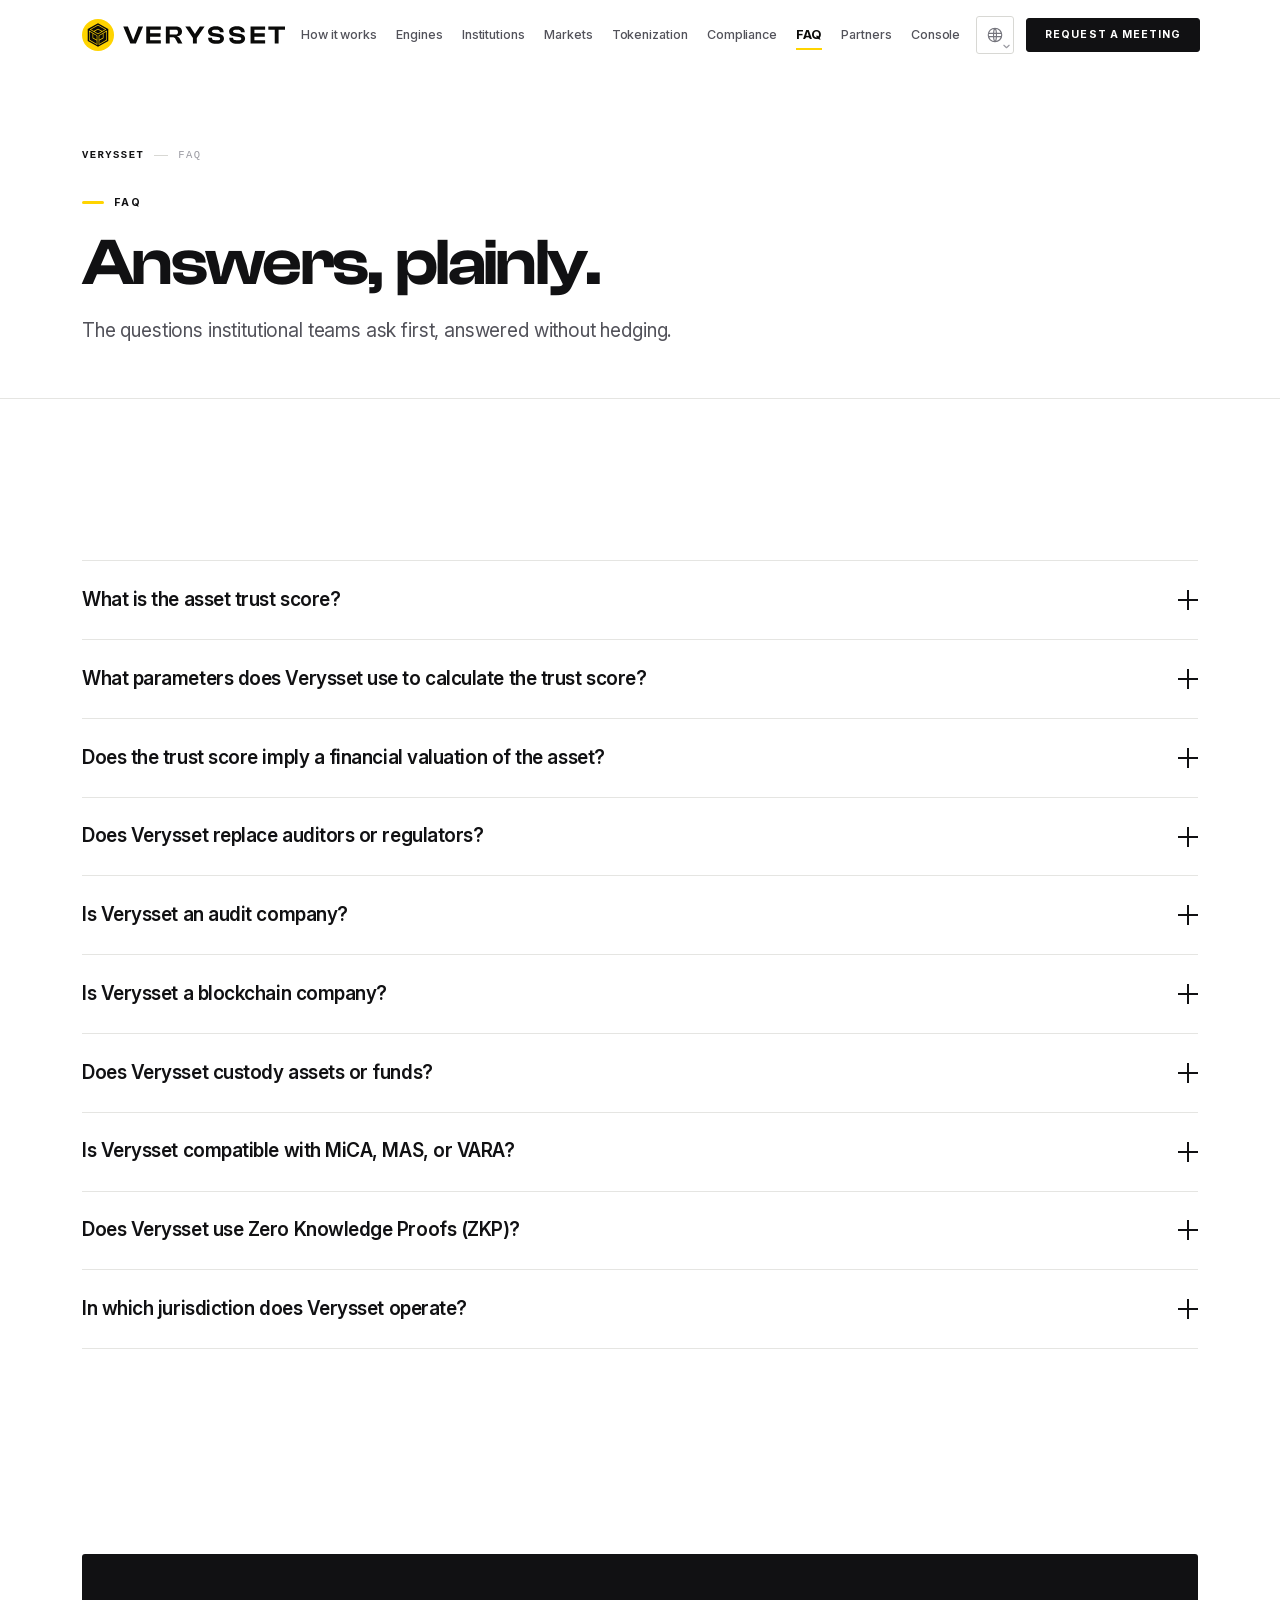
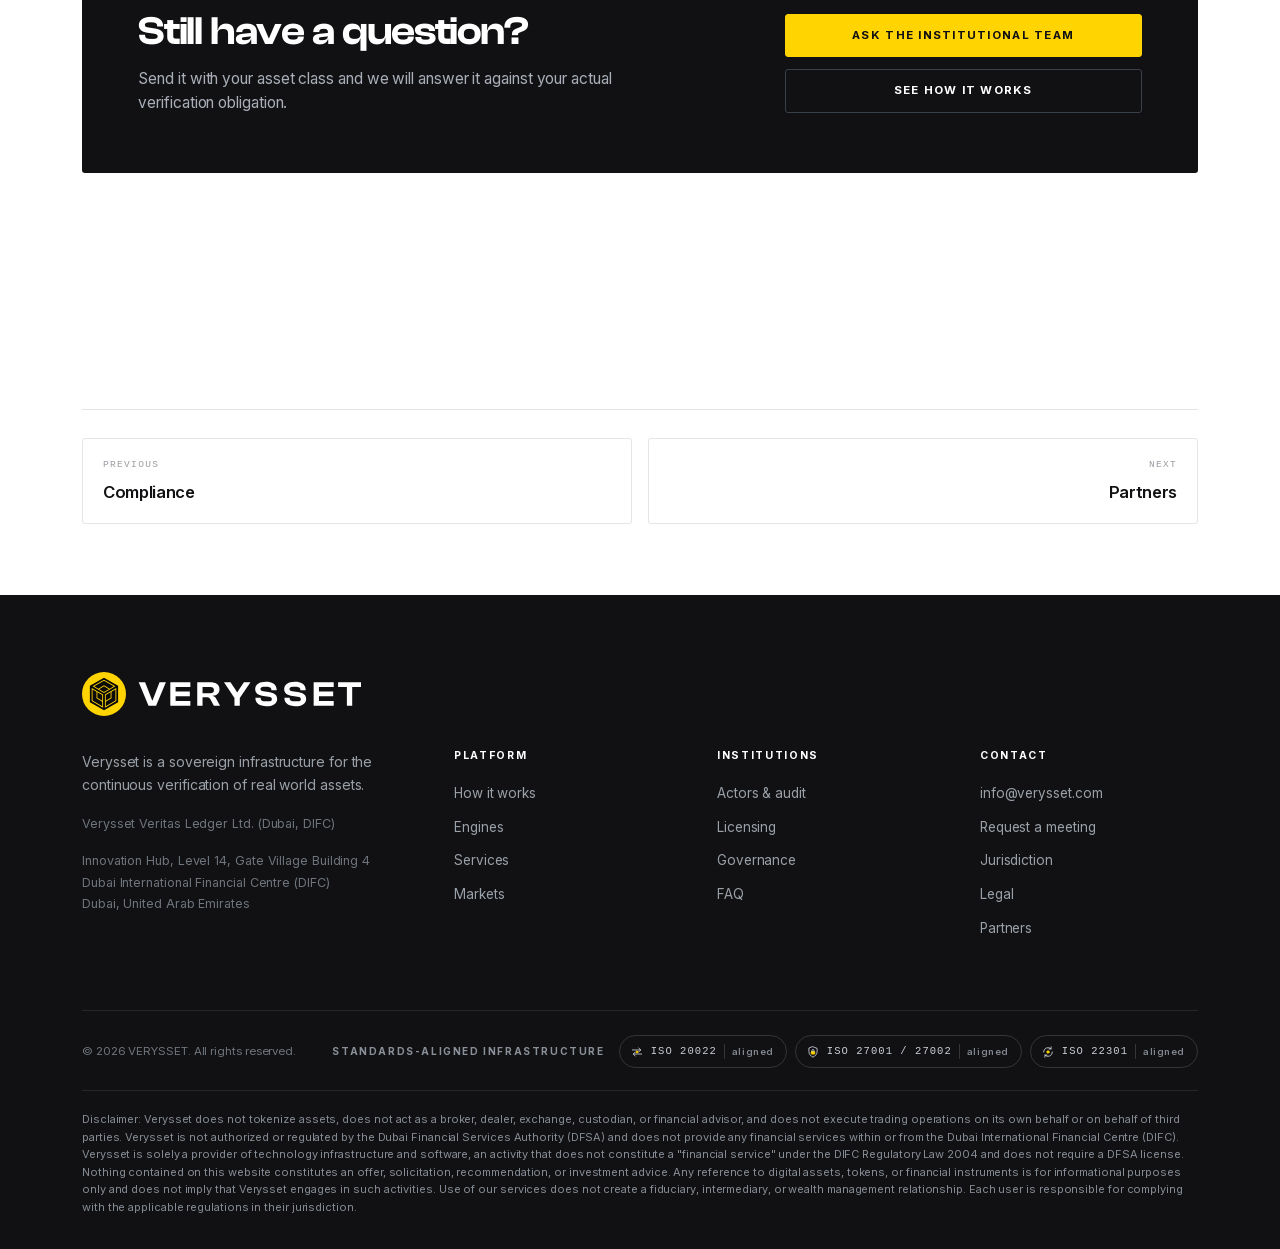
<file: faq.html>
<!DOCTYPE html><html lang="en"><head><meta charset="utf-8">
<meta name="viewport" content="width=device-width,initial-scale=1">
<title data-i18n="faq-verysset.31d6">FAQ | Verysset</title>
<meta name="description" content="Trust score, jurisdiction, neutrality, chains and privacy: the Verysset questions institutional teams ask first.">
<meta name="theme-color" content="#ffffff">
<meta property="og:title" content="FAQ | Verysset">
<meta property="og:description" content="Trust score, jurisdiction, neutrality, chains and privacy: the Verysset questions institutional teams ask first.">
<meta property="og:type" content="website">
<meta name="twitter:card" content="summary_large_image">
<link rel="icon" type="image/svg+xml" href="assets/favicon.svg?v=3">
<link rel="preload" href="assets/fonts/ClashDisplay-Medium.otf" as="font" type="font/otf" crossorigin>
<link rel="preload" href="assets/fonts/ClashDisplay-Semibold.otf" as="font" type="font/otf" crossorigin>
<link rel="preload" href="assets/fonts/Inter-Variable.ttf" as="font" type="font/ttf" crossorigin>
<link rel="stylesheet" href="assets/site.css">
</head><body>
<a class="skip" href="#main" data-i18n="skip-to-content.b582">Skip to content</a>
<div class="pbar" aria-hidden="true"></div>
<header class="nav" id="nav"><div class="nrow">
<a class="brand" href="index.html" aria-label="Verysset home"><img class="blogo" src="assets/logo.svg" alt="Verysset" width="203" height="32" decoding="async"></a>
<nav class="nmenu" aria-label="Primary"><a href="how-it-works.html" data-i18n="how-it-works.9ffd">How it works</a><a href="engines.html" data-i18n="engines.b61d">Engines</a><a href="institutions.html" data-i18n="institutions.2c9d">Institutions</a><a href="markets.html" data-i18n="markets.52c3">Markets</a><a href="tokenization.html" data-i18n="tokenization.4d61">Tokenization</a><a href="compliance.html" data-i18n="compliance.9c04">Compliance</a><a href="faq.html" class="cur" aria-current="page" data-i18n="faq.1fe9">FAQ</a><a href="partners.html" data-i18n="partners.fd6d">Partners</a><a href="https://app.verysset.com/panel" data-noi18n>Console</a></nav>
<div class="nact"><div class="lang" data-noi18n><button type="button" id="langsel" class="lbtn" title="Language" aria-label="Language" aria-haspopup="listbox" aria-expanded="false" aria-controls="langlist"><svg class="lgi" viewBox="0 0 24 24" width="18" height="18" aria-hidden="true" focusable="false"><path d="M12 3a9 9 0 1 0 0 18 9 9 0 0 0 0-18M3.3 9.8h17.4M3.3 14.2h17.4M12 3c2.6 2.6 2.6 15.4 0 18-2.6-2.6-2.6-15.4 0-18"/></svg><svg class="lchev" viewBox="0 0 8 5" width="7" height="5" aria-hidden="true" focusable="false"><path d="M1 1.1 4 3.9 7 1.1"/></svg></button><ul class="lmenu" id="langlist" role="listbox" aria-label="Language" tabindex="-1"><li role="option" id="lopt-en" data-lang="en" lang="en" aria-selected="true"><svg class="lck" viewBox="0 0 16 16" width="13" height="13" aria-hidden="true" focusable="false"><path d="M3.4 8.6 6.5 11.6 12.6 4.6"/></svg><span class="lnm">English</span></li><li role="option" id="lopt-es" data-lang="es" lang="es" aria-selected="false"><svg class="lck" viewBox="0 0 16 16" width="13" height="13" aria-hidden="true" focusable="false"><path d="M3.4 8.6 6.5 11.6 12.6 4.6"/></svg><span class="lnm">Español</span></li><li role="option" id="lopt-pt" data-lang="pt" lang="pt" aria-selected="false"><svg class="lck" viewBox="0 0 16 16" width="13" height="13" aria-hidden="true" focusable="false"><path d="M3.4 8.6 6.5 11.6 12.6 4.6"/></svg><span class="lnm">Português</span></li><li role="option" id="lopt-zh" data-lang="zh" lang="zh" aria-selected="false"><svg class="lck" viewBox="0 0 16 16" width="13" height="13" aria-hidden="true" focusable="false"><path d="M3.4 8.6 6.5 11.6 12.6 4.6"/></svg><span class="lnm">中文</span></li><li role="option" id="lopt-ru" data-lang="ru" lang="ru" aria-selected="false"><svg class="lck" viewBox="0 0 16 16" width="13" height="13" aria-hidden="true" focusable="false"><path d="M3.4 8.6 6.5 11.6 12.6 4.6"/></svg><span class="lnm">Русский</span></li><li role="option" id="lopt-ar" data-lang="ar" lang="ar" aria-selected="false"><svg class="lck" viewBox="0 0 16 16" width="13" height="13" aria-hidden="true" focusable="false"><path d="M3.4 8.6 6.5 11.6 12.6 4.6"/></svg><span class="lnm" dir="rtl">العربية</span></li></ul></div><a class="btn sm" href="contact.html" data-i18n="request-a-meeting.c277">Request a meeting</a>
<button class="burg" id="burg" aria-label="Menu" aria-expanded="false" aria-controls="drawer"><span></span></button></div>
</div><div class="drawer" id="drawer"><a href="index.html" data-i18n="home.8cf0">Home</a><a href="how-it-works.html" data-i18n="how-it-works.9ffd">How it works</a><a href="engines.html" data-i18n="engines.b61d">Engines</a><a href="institutions.html" data-i18n="institutions.2c9d">Institutions</a><a href="markets.html" data-i18n="markets.52c3">Markets</a><a href="tokenization.html" data-i18n="tokenization.4d61">Tokenization</a><a href="compliance.html" data-i18n="compliance.9c04">Compliance</a><a href="faq.html" class="cur" aria-current="page" data-i18n="faq.1fe9">FAQ</a><a href="partners.html" data-i18n="partners.fd6d">Partners</a><a href="https://app.verysset.com/panel" data-noi18n>Console</a><a href="contact.html" data-i18n="contact.bbaf">Contact</a><a class="btn" href="contact.html" data-i18n="request-a-meeting.c277">Request a meeting</a></div></header>
<main id="main"><section class="phead"><div class="wrap"><div class="crumb rv"><b data-i18n="verysset.f3ef">Verysset</b><i></i><span data-i18n="faq.1fe9">FAQ</span></div><span class="eb rv" data-i="1" data-i18n="faq.1fe9">FAQ</span><h1 class="rv" data-i="2" style="margin-top:18px" data-i18n="answers-plainly.5b4f">Answers, plainly.</h1><p class="lede rv" data-i="3" data-i18n="the-questions-institutional-teams-ask-first-an.96f5">The questions institutional teams ask first, answered without hedging.</p></div></section><section class="sec"><div class="wrap"><div class="faq mt"><div class="fi rv" data-i="0"><button class="fq" id="fq0" aria-expanded="false" aria-controls="fa0"><span data-i18n="what-is-the-asset-trust-score.3e3d">What is the asset trust score?</span><span class="pm" aria-hidden="true"></span></button><div class="fa" id="fa0" role="region" aria-labelledby="fq0"><p data-i18n="a-dynamic-objective-metric-that-reflects-the.7081">A dynamic, objective metric that reflects the quality, consistency and continuity of the verified evidence behind a real world asset, updated continuously rather than at a single point in time.</p></div></div><div class="fi rv" data-i="1"><button class="fq" id="fq1" aria-expanded="false" aria-controls="fa1"><span data-i18n="what-parameters-does-verysset-use-to-calculate.2cdb">What parameters does Verysset use to calculate the trust score?</span><span class="pm" aria-hidden="true"></span></button><div class="fa" id="fa1" role="region" aria-labelledby="fq1"><p data-i18n="physical-geospatial-temporal-legal-and-operati.9b8e">Physical, geospatial, temporal, legal and operational evidence, evaluated for integrity, coherence and continuity by the Aura Verification Engine and the Pedigree Engine.</p></div></div><div class="fi rv" data-i="2"><button class="fq" id="fq2" aria-expanded="false" aria-controls="fa2"><span data-i18n="does-the-trust-score-imply-a-financial.8238">Does the trust score imply a financial valuation of the asset?</span><span class="pm" aria-hidden="true"></span></button><div class="fa" id="fa2" role="region" aria-labelledby="fq2"><p data-i18n="no-the-trust-score-measures-the-verifiability.c78a">No. The trust score measures the verifiability and integrity of evidence, not price or financial value. Verysset does not price, trade, or value assets.</p></div></div><div class="fi rv" data-i="3"><button class="fq" id="fq3" aria-expanded="false" aria-controls="fa3"><span data-i18n="does-verysset-replace-auditors-or-regulators.a62f">Does Verysset replace auditors or regulators?</span><span class="pm" aria-hidden="true"></span></button><div class="fa" id="fa3" role="region" aria-labelledby="fq3"><p data-i18n="no-verysset-provides-continuous-auditable-evid.c484">No. Verysset provides continuous, auditable evidence that strengthens the work of auditors and regulators. It does not replace their roles or responsibilities.</p></div></div><div class="fi rv" data-i="4"><button class="fq" id="fq4" aria-expanded="false" aria-controls="fa4"><span data-i18n="is-verysset-an-audit-company.d92b">Is Verysset an audit company?</span><span class="pm" aria-hidden="true"></span></button><div class="fa" id="fa4" role="region" aria-labelledby="fq4"><p data-i18n="no-verysset-is-a-verification-and-evidence.dc5c">No. Verysset is a verification and evidence custody infrastructure layer, not an audit firm.</p></div></div><div class="fi rv" data-i="5"><button class="fq" id="fq5" aria-expanded="false" aria-controls="fa5"><span data-i18n="is-verysset-a-blockchain-company.8585">Is Verysset a blockchain company?</span><span class="pm" aria-hidden="true"></span></button><div class="fa" id="fa5" role="region" aria-labelledby="fq5"><p data-i18n="verysset-is-blockchain-agnostic-its-verificati.9ada">Verysset is blockchain agnostic. Its verification ledger integrates with Polymesh, Asentrix and ERC 3643 where applicable, but verification itself is independent of any single chain.</p></div></div><div class="fi rv" data-i="6"><button class="fq" id="fq6" aria-expanded="false" aria-controls="fa6"><span data-i18n="does-verysset-custody-assets-or-funds.77f4">Does Verysset custody assets or funds?</span><span class="pm" aria-hidden="true"></span></button><div class="fa" id="fa6" role="region" aria-labelledby="fq6"><p data-i18n="no-verysset-does-not-custody-funds-or.a657">No. Verysset does not custody funds or securities and does not assume fiduciary responsibilities.</p></div></div><div class="fi rv" data-i="6"><button class="fq" id="fq7" aria-expanded="false" aria-controls="fa7"><span data-i18n="is-verysset-compatible-with-mica-mas-or.e349">Is Verysset compatible with MiCA, MAS, or VARA?</span><span class="pm" aria-hidden="true"></span></button><div class="fa" id="fa7" role="region" aria-labelledby="fq7"><p data-i18n="yes-verysset-is-designed-to-coexist-with.c6a0">Yes. Verysset is designed to coexist with frameworks such as MiCA (EU), MAS (Singapore), VARA (Dubai) and FATF standards, without replacing the obligations of user entities.</p></div></div><div class="fi rv" data-i="6"><button class="fq" id="fq8" aria-expanded="false" aria-controls="fa8"><span data-i18n="does-verysset-use-zero-knowledge-proofs-zkp.1e12">Does Verysset use Zero Knowledge Proofs (ZKP)?</span><span class="pm" aria-hidden="true"></span></button><div class="fa" id="fa8" role="region" aria-labelledby="fq8"><p data-i18n="verysset-s-architecture-supports-verifiable-pr.bb6b">Verysset&rsquo;s architecture supports verifiable privacy mechanisms, including Zero Knowledge Proofs, to prove attributes of evidence without exposing the underlying confidential data.</p></div></div><div class="fi rv" data-i="6"><button class="fq" id="fq9" aria-expanded="false" aria-controls="fa9"><span data-i18n="in-which-jurisdiction-does-verysset-operate.1303">In which jurisdiction does Verysset operate?</span><span class="pm" aria-hidden="true"></span></button><div class="fa" id="fa9" role="region" aria-labelledby="fq9"><p data-i18n="verysset-is-incorporated-in-dubai-uae-with.75aa">Verysset is incorporated in Dubai (UAE), with entities in Singapore and Dubai, and operates under a jurisdiction agnostic model aligned with MAS, VARA, MiCA and FATF standards.</p></div></div></div></div></section><section class="sec"><div class="wrap"><div class="ctab rv"><div><h2 data-i18n="still-have-a-question.6904">Still have a question?</h2><p data-i18n="send-it-with-your-asset-class-and.0c5d">Send it with your asset class and we will answer it against your actual verification obligation.</p></div><div class="acts"><a class="btn yl" href="contact.html" data-i18n="ask-the-institutional-team.aec8">Ask the institutional team</a><a class="btn gh" href="how-it-works.html" data-i18n="see-how-it-works.1921">See how it works</a></div></div></div></section><section class="sec tight"><div class="wrap"><div class="pgnav"><a href="compliance.html"><span class="pl" data-i18n="previous.dd1f">Previous</span><span class="pt" data-i18n="compliance.9c04">Compliance</span></a><a class="next" href="partners.html"><span class="pl" data-i18n="next.10ac">Next</span><span class="pt" data-i18n="partners.fd6d">Partners</span></a></div></div></section></main>
<footer><div class="wrap">
<a class="brand" href="index.html" aria-label="Verysset home"><img class="blogo" src="assets/logo-dark.svg" alt="Verysset" width="279" height="44" decoding="async"></a>
<div class="fgrid"><div>
<p data-i18n="verysset-is-a-sovereign-infrastructure-for-the.cd8a">Verysset is a sovereign infrastructure for the continuous verification of real world assets.</p>
<p class="ents" data-i18n="verysset-veritas-ledger-ltd-dubai-difc.c2dd">Verysset Veritas Ledger Ltd. (Dubai, DIFC)</p>
<p class="ents"><span data-i18n="innovation-hub-level-14-gate-village-building.98c8">Innovation Hub, Level 14, Gate Village Building 4</span><br><span data-i18n="dubai-international-financial-centre-difc.e6d9">Dubai International Financial Centre (DIFC)</span><br><span data-i18n="dubai-united-arab-emirates.79f7">Dubai, United Arab Emirates</span></p></div>
<div class="fcol"><h5 data-i18n="platform.419f">Platform</h5><a href="how-it-works.html" data-i18n="how-it-works.9ffd">How it works</a><a href="engines.html" data-i18n="engines.b61d">Engines</a><a href="how-it-works.html#services" data-i18n="services.992a">Services</a><a href="markets.html" data-i18n="markets.52c3">Markets</a></div>
<div class="fcol"><h5 data-i18n="institutions.2c9d">Institutions</h5><a href="institutions.html" data-i18n="actors-audit.a14d">Actors &amp; audit</a><a href="compliance.html#licensing" data-i18n="licensing.0b9c">Licensing</a><a href="compliance.html#governance" data-i18n="governance.5a93">Governance</a><a href="faq.html" data-i18n="faq.1fe9">FAQ</a></div>
<div class="fcol"><h5 data-i18n="contact.bbaf">Contact</h5><a href="mailto:info@verysset.com" data-i18n="info-verysset-com.39fa">info@verysset.com</a><a href="contact.html" data-i18n="request-a-meeting.c277">Request a meeting</a><a href="compliance.html#jurisdiction" data-i18n="jurisdiction.a151">Jurisdiction</a><a href="compliance.html" data-i18n="legal.a10a">Legal</a><a href="partners.html" data-i18n="partners.fd6d">Partners</a></div>
</div>
<div class="fbot"><span class="fcopy" data-i18n="2026-verysset-all-rights-reserved.677c">&copy; 2026 VERYSSET. All rights reserved.</span>
<div class="fstd"><span class="fstdl" data-i18n="standards-aligned-infrastructure.61ca">Standards-aligned infrastructure</span><ul class="fbadges" aria-label="Standards-aligned infrastructure: ISO 20022, ISO 27001, ISO 27002, ISO 22301"><li class="fbadge"><svg class="fbi" viewBox="0 0 24 24" aria-hidden="true" focusable="false"><title>Interoperability</title><path d="M4 8.5h14M15 5l3.5 3.5L15 12M20 15.5H6M9 12l-3.5 3.5L9 19"/><circle class="acf" cx="12" cy="12" r="1.6"/></svg><span data-i18n="iso-20022.1f66">ISO 20022</span><small data-i18n="aligned.165f">aligned</small></li><li class="fbadge"><svg class="fbi" viewBox="0 0 24 24" aria-hidden="true" focusable="false"><title>Information security</title><path d="M12 3l7 2.8v5.4c0 4.3-2.9 7.9-7 9.6-4.1-1.7-7-5.3-7-9.6V5.8z"/><rect class="acf" x="9" y="11" width="6" height="4.6" rx="1"/><path d="M10.2 11V9.6a1.8 1.8 0 0 1 3.6 0V11"/></svg><span data-i18n="iso-27001-27002.c48b">ISO 27001 / 27002</span><small data-i18n="aligned.165f">aligned</small></li><li class="fbadge"><svg class="fbi" viewBox="0 0 24 24" aria-hidden="true" focusable="false"><title>Business continuity</title><path d="M19.5 12a7.5 7.5 0 0 1-12.8 5.3M4.5 12a7.5 7.5 0 0 1 12.8-5.3"/><path d="M17.3 3.1v3.6h-3.6M6.7 20.9v-3.6h3.6"/><circle class="acf" cx="12" cy="12" r="2"/></svg><span data-i18n="iso-22301.76e7">ISO 22301</span><small data-i18n="aligned.165f">aligned</small></li></ul></div></div>
<div class="fdisc" lang="en" dir="ltr" data-noi18n><p>Disclaimer: Verysset does not tokenize assets, does not act as a broker, dealer, exchange, custodian, or financial advisor, and does not execute trading operations on its own behalf or on behalf of third parties. Verysset is not authorized or regulated by the Dubai Financial Services Authority (DFSA) and does not provide any financial services within or from the Dubai International Financial Centre (DIFC). Verysset is solely a provider of technology infrastructure and software, an activity that does not constitute a &quot;financial service&quot; under the DIFC Regulatory Law 2004 and does not require a DFSA license. Nothing contained on this website constitutes an offer, solicitation, recommendation, or investment advice. Any reference to digital assets, tokens, or financial instruments is for informational purposes only and does not imply that Verysset engages in such activities. Use of our services does not create a fiduciary, intermediary, or wealth management relationship. Each user is responsible for complying with the applicable regulations in their jurisdiction.</p></div>
</div></footer>
<button class="ttop" aria-label="Back to top"><svg viewBox="0 0 24 24" aria-hidden="true"><path d="M12 19V5m-7 7 7-7 7 7"/></svg></button>
<script src="assets/site.js"></script>
</body></html>
</file>
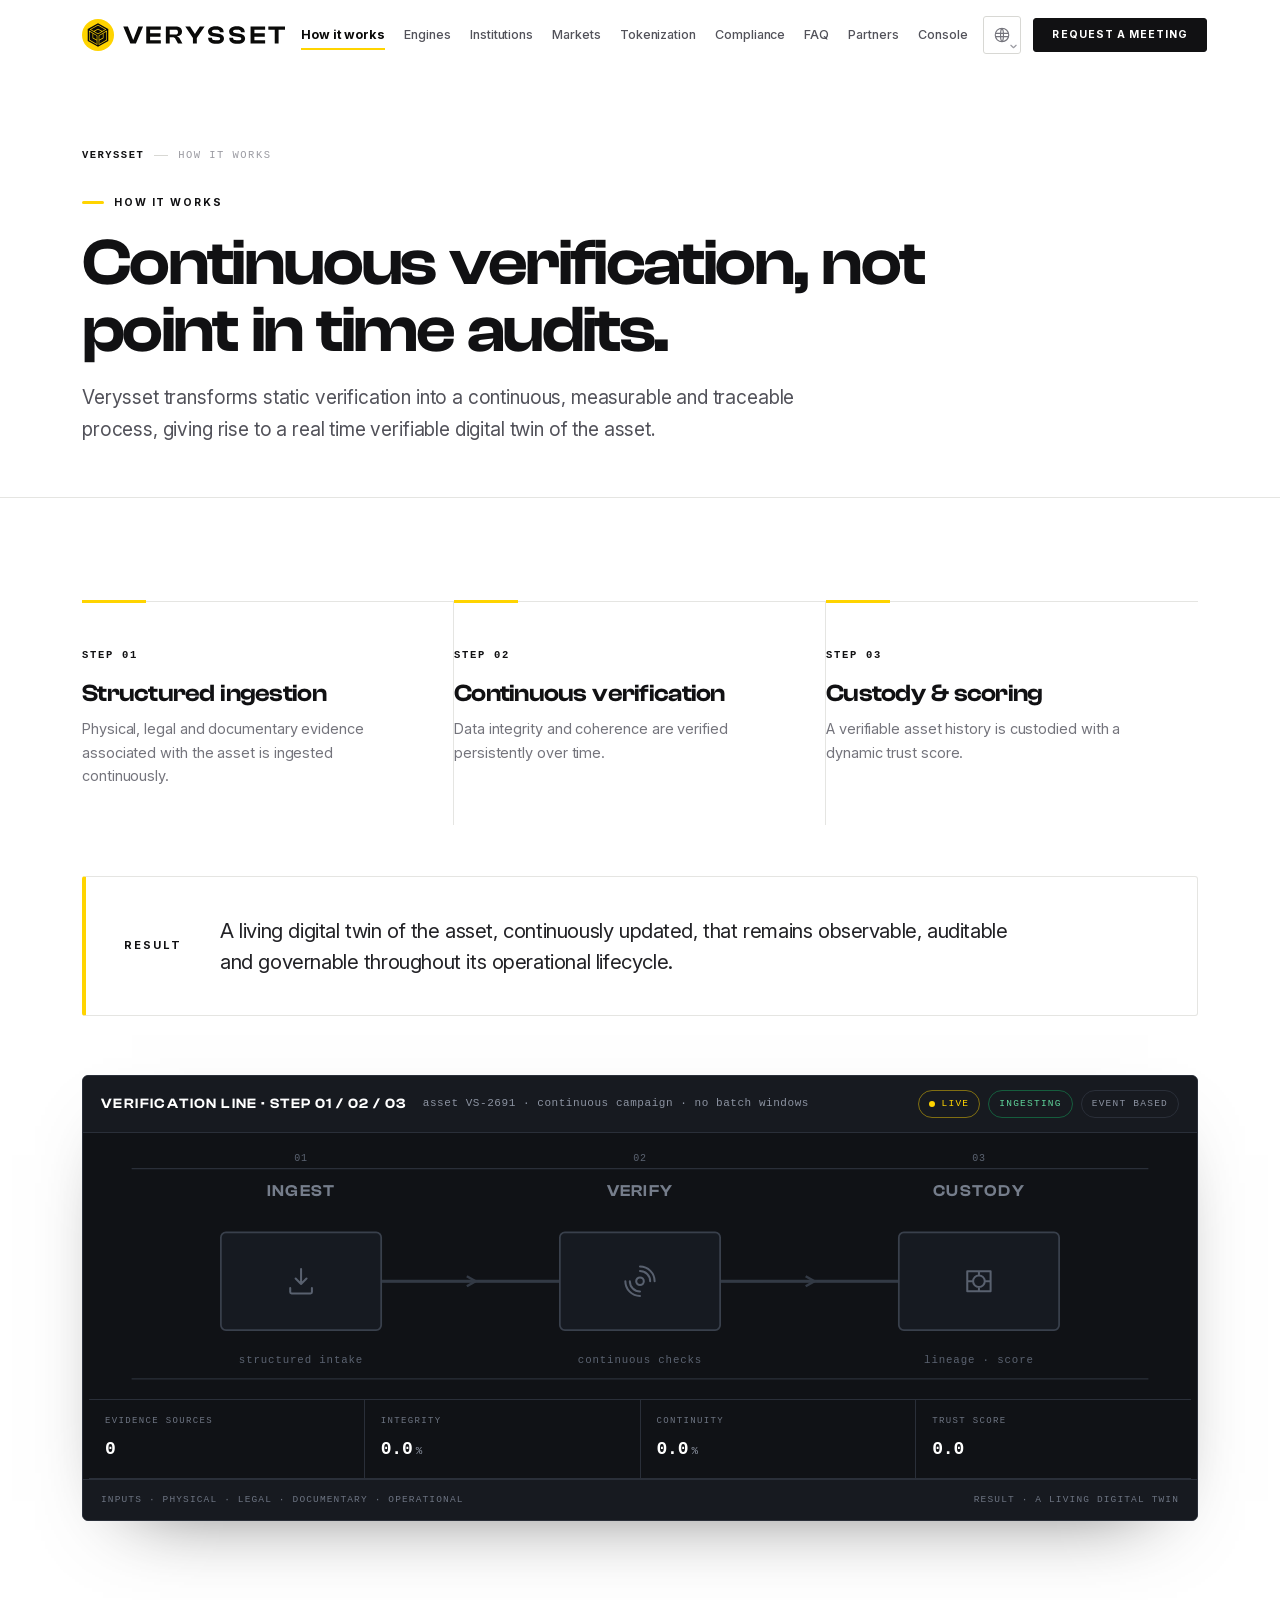
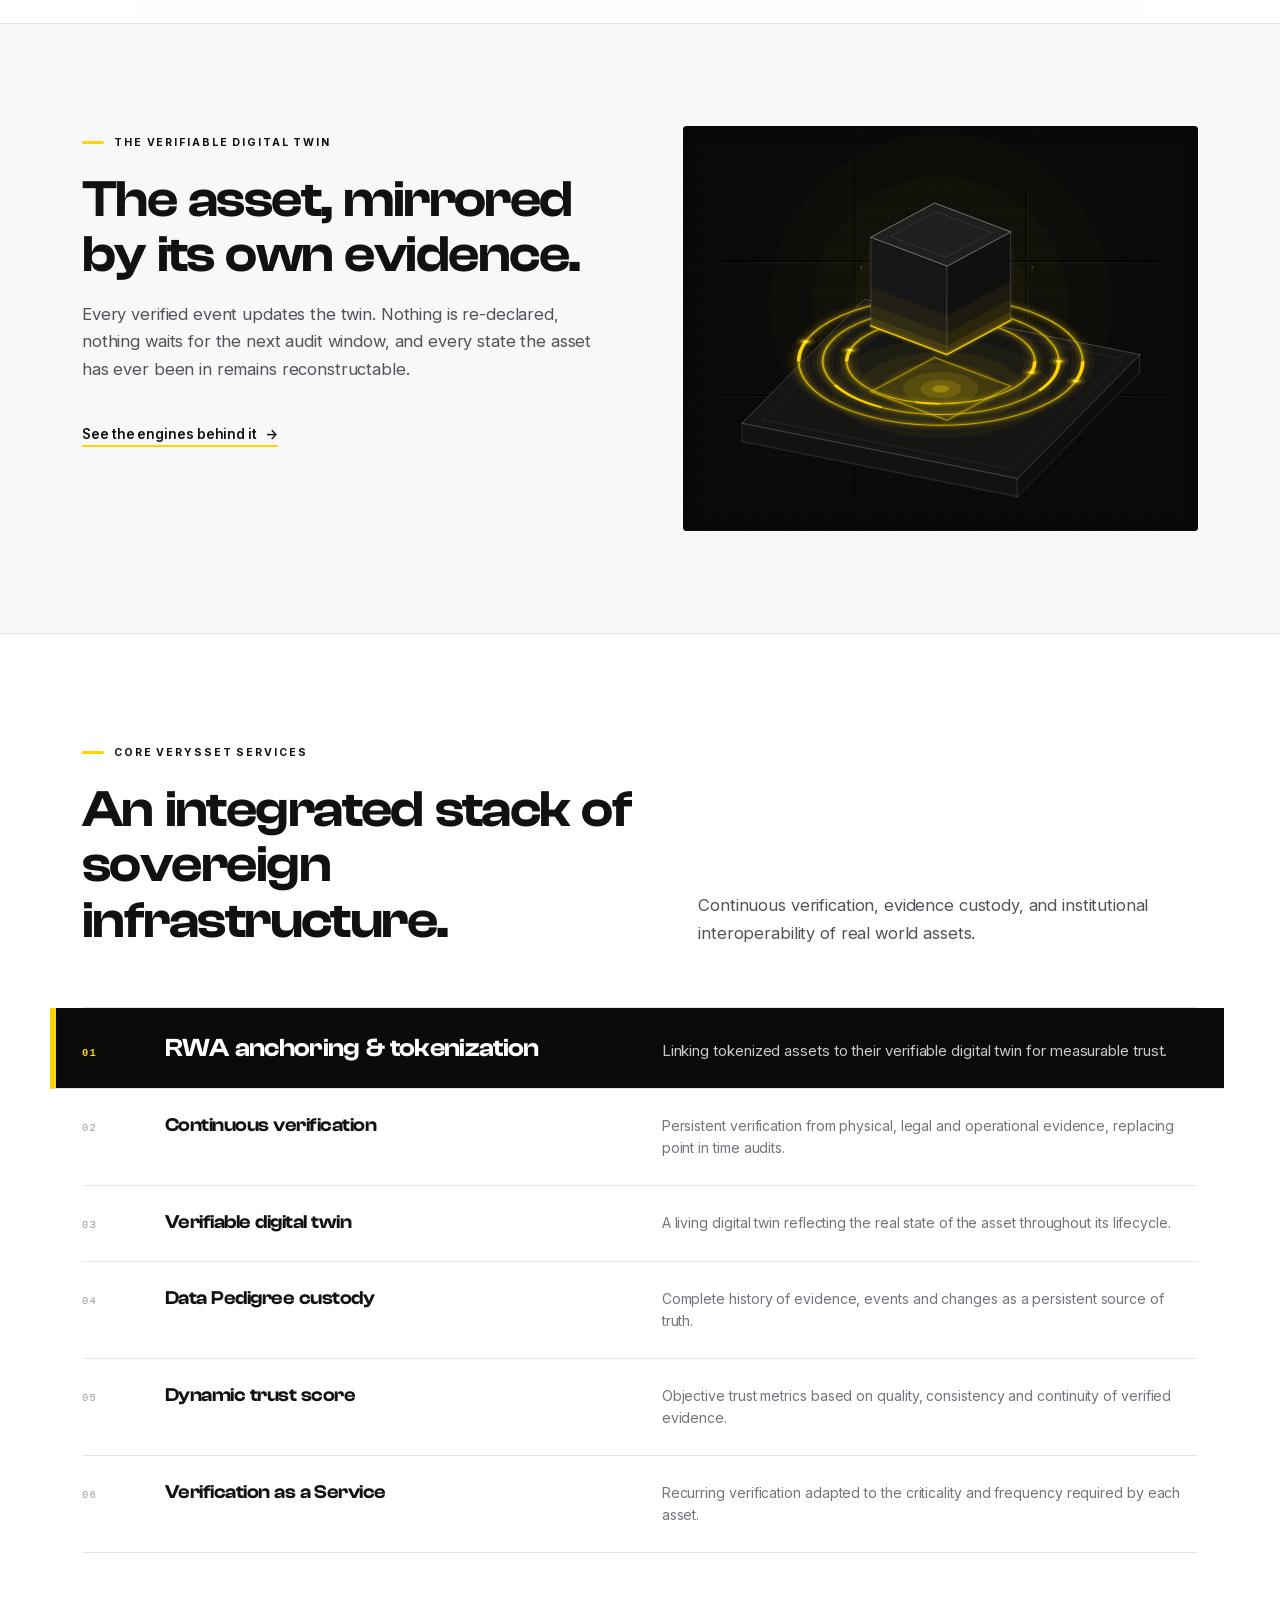
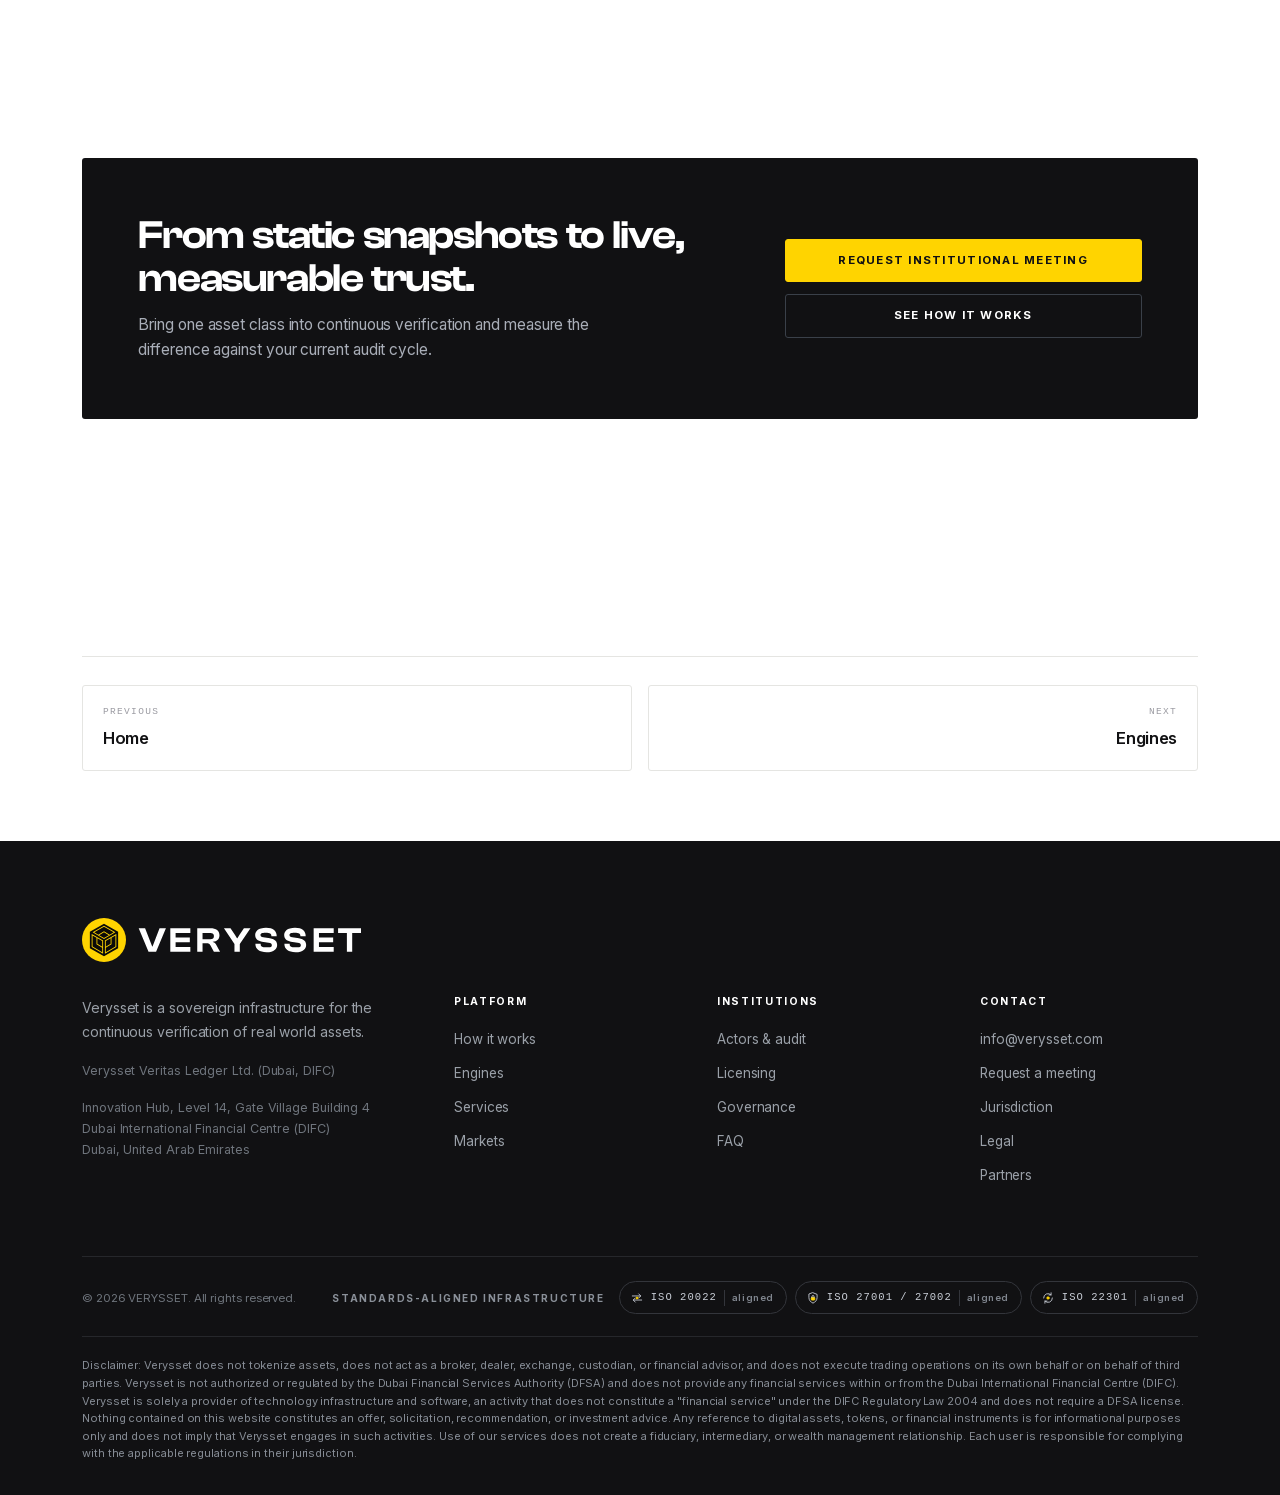
<file: how-it-works.html>
<!DOCTYPE html><html lang="en"><head><meta charset="utf-8">
<meta name="viewport" content="width=device-width,initial-scale=1">
<title data-i18n="how-it-works-verysset.67d5">How it works | Verysset</title>
<meta name="description" content="Structured ingestion, continuous verification and custody with a dynamic trust score. The Verysset verification line, step by step.">
<meta name="theme-color" content="#ffffff">
<meta property="og:title" content="How it works | Verysset">
<meta property="og:description" content="Structured ingestion, continuous verification and custody with a dynamic trust score. The Verysset verification line, step by step.">
<meta property="og:type" content="website">
<meta name="twitter:card" content="summary_large_image">
<link rel="icon" type="image/svg+xml" href="assets/favicon.svg?v=3">
<link rel="preload" href="assets/fonts/ClashDisplay-Medium.otf" as="font" type="font/otf" crossorigin>
<link rel="preload" href="assets/fonts/ClashDisplay-Semibold.otf" as="font" type="font/otf" crossorigin>
<link rel="preload" href="assets/fonts/Inter-Variable.ttf" as="font" type="font/ttf" crossorigin>
<link rel="stylesheet" href="assets/site.css">
</head><body>
<a class="skip" href="#main" data-i18n="skip-to-content.b582">Skip to content</a>
<div class="pbar" aria-hidden="true"></div>
<header class="nav" id="nav"><div class="nrow">
<a class="brand" href="index.html" aria-label="Verysset home"><img class="blogo" src="assets/logo.svg" alt="Verysset" width="203" height="32" decoding="async"></a>
<nav class="nmenu" aria-label="Primary"><a href="how-it-works.html" class="cur" aria-current="page" data-i18n="how-it-works.9ffd">How it works</a><a href="engines.html" data-i18n="engines.b61d">Engines</a><a href="institutions.html" data-i18n="institutions.2c9d">Institutions</a><a href="markets.html" data-i18n="markets.52c3">Markets</a><a href="tokenization.html" data-i18n="tokenization.4d61">Tokenization</a><a href="compliance.html" data-i18n="compliance.9c04">Compliance</a><a href="faq.html" data-i18n="faq.1fe9">FAQ</a><a href="partners.html" data-i18n="partners.fd6d">Partners</a><a href="https://app.verysset.com/panel" data-noi18n>Console</a></nav>
<div class="nact"><div class="lang" data-noi18n><button type="button" id="langsel" class="lbtn" title="Language" aria-label="Language" aria-haspopup="listbox" aria-expanded="false" aria-controls="langlist"><svg class="lgi" viewBox="0 0 24 24" width="18" height="18" aria-hidden="true" focusable="false"><path d="M12 3a9 9 0 1 0 0 18 9 9 0 0 0 0-18M3.3 9.8h17.4M3.3 14.2h17.4M12 3c2.6 2.6 2.6 15.4 0 18-2.6-2.6-2.6-15.4 0-18"/></svg><svg class="lchev" viewBox="0 0 8 5" width="7" height="5" aria-hidden="true" focusable="false"><path d="M1 1.1 4 3.9 7 1.1"/></svg></button><ul class="lmenu" id="langlist" role="listbox" aria-label="Language" tabindex="-1"><li role="option" id="lopt-en" data-lang="en" lang="en" aria-selected="true"><svg class="lck" viewBox="0 0 16 16" width="13" height="13" aria-hidden="true" focusable="false"><path d="M3.4 8.6 6.5 11.6 12.6 4.6"/></svg><span class="lnm">English</span></li><li role="option" id="lopt-es" data-lang="es" lang="es" aria-selected="false"><svg class="lck" viewBox="0 0 16 16" width="13" height="13" aria-hidden="true" focusable="false"><path d="M3.4 8.6 6.5 11.6 12.6 4.6"/></svg><span class="lnm">Español</span></li><li role="option" id="lopt-pt" data-lang="pt" lang="pt" aria-selected="false"><svg class="lck" viewBox="0 0 16 16" width="13" height="13" aria-hidden="true" focusable="false"><path d="M3.4 8.6 6.5 11.6 12.6 4.6"/></svg><span class="lnm">Português</span></li><li role="option" id="lopt-zh" data-lang="zh" lang="zh" aria-selected="false"><svg class="lck" viewBox="0 0 16 16" width="13" height="13" aria-hidden="true" focusable="false"><path d="M3.4 8.6 6.5 11.6 12.6 4.6"/></svg><span class="lnm">中文</span></li><li role="option" id="lopt-ru" data-lang="ru" lang="ru" aria-selected="false"><svg class="lck" viewBox="0 0 16 16" width="13" height="13" aria-hidden="true" focusable="false"><path d="M3.4 8.6 6.5 11.6 12.6 4.6"/></svg><span class="lnm">Русский</span></li><li role="option" id="lopt-ar" data-lang="ar" lang="ar" aria-selected="false"><svg class="lck" viewBox="0 0 16 16" width="13" height="13" aria-hidden="true" focusable="false"><path d="M3.4 8.6 6.5 11.6 12.6 4.6"/></svg><span class="lnm" dir="rtl">العربية</span></li></ul></div><a class="btn sm" href="contact.html" data-i18n="request-a-meeting.c277">Request a meeting</a>
<button class="burg" id="burg" aria-label="Menu" aria-expanded="false" aria-controls="drawer"><span></span></button></div>
</div><div class="drawer" id="drawer"><a href="index.html" data-i18n="home.8cf0">Home</a><a href="how-it-works.html" class="cur" aria-current="page" data-i18n="how-it-works.9ffd">How it works</a><a href="engines.html" data-i18n="engines.b61d">Engines</a><a href="institutions.html" data-i18n="institutions.2c9d">Institutions</a><a href="markets.html" data-i18n="markets.52c3">Markets</a><a href="tokenization.html" data-i18n="tokenization.4d61">Tokenization</a><a href="compliance.html" data-i18n="compliance.9c04">Compliance</a><a href="faq.html" data-i18n="faq.1fe9">FAQ</a><a href="partners.html" data-i18n="partners.fd6d">Partners</a><a href="https://app.verysset.com/panel" data-noi18n>Console</a><a href="contact.html" data-i18n="contact.bbaf">Contact</a><a class="btn" href="contact.html" data-i18n="request-a-meeting.c277">Request a meeting</a></div></header>
<main id="main"><section class="phead"><div class="wrap"><div class="crumb rv"><b data-i18n="verysset.f3ef">Verysset</b><i></i><span data-i18n="how-it-works.9ffd">How it works</span></div><span class="eb rv" data-i="1" data-i18n="how-it-works.9ffd">How it works</span><h1 class="rv" data-i="2" style="margin-top:18px" data-i18n="continuous-verification-not-point-in-time-audi.e248">Continuous verification, not point in time audits.</h1><p class="lede rv" data-i="3" data-i18n="verysset-transforms-static-verification-into-a.9803">Verysset transforms static verification into a continuous, measurable and traceable process, giving rise to a real time verifiable digital twin of the asset.</p></div></section><section class="sec"><div class="wrap"><div class="steps"><div class="step rv" data-i="0"><span class="sn" data-i18n="step-01.c8d6">Step 01</span><h3 data-i18n="structured-ingestion.e0f6">Structured ingestion</h3><p data-i18n="physical-legal-and-documentary-evidence-associ.a4a6">Physical, legal and documentary evidence associated with the asset is ingested continuously.</p></div><div class="step rv" data-i="1"><span class="sn" data-i18n="step-02.6f9f">Step 02</span><h3 data-i18n="continuous-verification.4a41">Continuous verification</h3><p data-i18n="data-integrity-and-coherence-are-verified-pers.dca3">Data integrity and coherence are verified persistently over time.</p></div><div class="step rv" data-i="2"><span class="sn" data-i18n="step-03.fa21">Step 03</span><h3 data-i18n="custody-scoring.6a12">Custody &amp; scoring</h3><p data-i18n="a-verifiable-asset-history-is-custodied-with.577c">A verifiable asset history is custodied with a dynamic trust score.</p></div></div><div class="res rv"><span class="k" data-i18n="result.8eea">Result</span><p data-i18n="a-living-digital-twin-of-the-asset.2b5d">A living digital twin of the asset, continuously updated, that remains observable, auditable and governable throughout its operational lifecycle.</p></div><div class="mt rv"><div class="panel procline " data-states="Ingesting|Verifying|Custodied"><div class="pbarhead"><span class="ptitle" data-i18n="verification-line-step-01-02-03.1a83">VERIFICATION LINE &middot; STEP 01 / 02 / 03</span><span class="plot" data-i18n="asset-vs-2691-continuous-campaign-no-batch.a348">asset VS-2691 &middot; continuous campaign &middot; no batch windows</span><span class="ppills"><span class="pill live"><i></i><span data-i18n="live.955a">Live</span></span><span class="pill on" data-status><i></i><span data-i18n="ingesting.47a8">Ingesting</span></span><span class="pill" data-i18n="event-based.b9b2">Event based</span></span></div><div class="pbody"><svg data-proc viewBox="0 0 880 206" role="img" aria-label="Verysset process line" preserveAspectRatio="xMidYMid meet"><path class="axis" d="M34.0 22H846.0"/><path class="axis" d="M34.0 190 H846.0"/><path class="flowbase" d="M169.3 112 H710.7"/><path class="seg" data-k="0" d="M233.3 112 H376.0"/><path class="seg" data-k="0" d="m301.7 108 7 4-7 4" fill="none"/><path class="seg" data-k="1" d="M504.0 112 H646.7"/><path class="seg" data-k="1" d="m572.3 108 7 4-7 4" fill="none"/><g class="pn" data-k="0"><rect class="pn-box" x="105.3" y="73.0" width="128.0" height="78.0" rx="4"/><g transform="translate(156.33,99.00) scale(1.0833)"><path class="pn-ic" d="M12 3v11m0 0-4-4m4 4 4-4M4 17v3a1 1 0 0 0 1 1h14a1 1 0 0 0 1-1v-3"/></g><text class="pn-t" x="169.3" y="44" text-anchor="middle" data-i18n="ingest.3d67">INGEST</text><text class="pn-s" x="169.3" y="177.0" text-anchor="middle" data-i18n="structured-intake.5bfb">structured intake</text><text class="tick" x="169.3" y="16" text-anchor="middle">01</text></g><g class="pn" data-k="1"><rect class="pn-box" x="376.0" y="73.0" width="128.0" height="78.0" rx="4"/><g transform="translate(427.00,99.00) scale(1.0833)"><path class="pn-ic" d="M12 9.2a2.8 2.8 0 1 0 0 5.6 2.8 2.8 0 0 0 0-5.6M12 4.5A7.5 7.5 0 0 1 19.5 12M12 19.5A7.5 7.5 0 0 1 4.5 12M12 1.2A10.8 10.8 0 0 1 22.8 12M12 22.8A10.8 10.8 0 0 1 1.2 12"/></g><text class="pn-t" x="440.0" y="44" text-anchor="middle" data-i18n="verify.0b4c">VERIFY</text><text class="pn-s" x="440.0" y="177.0" text-anchor="middle" data-i18n="continuous-checks.f2bb">continuous checks</text><text class="tick" x="440.0" y="16" text-anchor="middle">02</text></g><g class="pn" data-k="2"><rect class="pn-box" x="646.7" y="73.0" width="128.0" height="78.0" rx="4"/><g transform="translate(697.67,99.00) scale(1.0833)"><path class="pn-ic" d="M3.4 4.6h17.2v14.8H3.4Zm8.6 3.1a4.3 4.3 0 1 0 0 8.6 4.3 4.3 0 0 0 0-8.6M12 4.6v3.1m0 8.6v3.1m4.3-7.4h4.3m-17.2 0h4.3"/></g><text class="pn-t" x="710.7" y="44" text-anchor="middle" data-i18n="custody.8c88">CUSTODY</text><text class="pn-s" x="710.7" y="177.0" text-anchor="middle" data-i18n="lineage-score.2ea5">lineage &middot; score</text><text class="tick" x="710.7" y="16" text-anchor="middle">03</text></g><path data-flow class="flowpath" d="M169.3 112 H710.7"/><g data-pulse opacity="0"><circle class="pulse-h" r="11"/><circle class="pulse" r="4.2"/></g></svg><div class="mbal"><div class="mcell"><div class="ml" data-i18n="evidence-sources.0e02">Evidence sources</div><div class="mv"><span data-to="6" data-dec="0">0</span><span class="mu"></span></div></div><div class="mcell"><div class="ml" data-i18n="integrity.f3f9">Integrity</div><div class="mv"><span data-to="99.2" data-dec="1">0</span><span class="mu">%</span></div></div><div class="mcell"><div class="ml" data-i18n="continuity.f73d">Continuity</div><div class="mv"><span data-to="98.6" data-dec="1">0</span><span class="mu">%</span></div></div><div class="mcell"><div class="ml" data-i18n="trust-score.0c2e">Trust score</div><div class="mv"><span data-to="87.4" data-dec="1">0</span><span class="mu"></span></div></div></div></div><div class="pfoot"><span data-i18n="inputs-physical-legal-documentary-operational.0076">Inputs &middot; physical &middot; legal &middot; documentary &middot; operational</span><span class="right" data-i18n="result-a-living-digital-twin.080c">Result &middot; a living digital twin</span></div></div></div></div></section><section class="sec alt"><div class="wrap"><div class="g2b"><div class="rv"><span class="eb" data-i18n="the-verifiable-digital-twin.d4c6">The verifiable digital twin</span><h2 class="t w" data-i18n="the-asset-mirrored-by-its-own-evidence.09c4">The asset, mirrored by its own evidence.</h2><p class="lede" data-i18n="every-verified-event-updates-the-twin-nothing.1b3b">Every verified event updates the twin. Nothing is re-declared, nothing waits for the next audit window, and every state the asset has ever been in remains reconstructable.</p><div class="mt2"><a class="tl" href="engines.html"><span data-i18n="see-the-engines-behind-it.cf22">See the engines behind it</span> <span class="ar">&rarr;</span></a></div></div><div class="rv" data-i="1"><figure class="lpan" data-loop><svg fill="none" class="lps" viewBox="0 0 600 470" role="img" aria-label="Verifiable digital twin of a real world asset" focusable="false"><rect width="600" height="470" fill="#0A0A09"/><path d="M24 0V470M48 0V470M72 0V470M96 0V470M120 0V470M144 0V470M168 0V470M192 0V470M216 0V470M240 0V470M264 0V470M288 0V470M312 0V470M336 0V470M360 0V470M384 0V470M408 0V470M432 0V470M456 0V470M480 0V470M504 0V470M528 0V470M552 0V470M576 0V470M0 24H600M0 48H600M0 72H600M0 96H600M0 120H600M0 144H600M0 168H600M0 192H600M0 216H600M0 240H600M0 264H600M0 288H600M0 312H600M0 336H600M0 360H600M0 384H600M0 408H600M0 432H600M0 456H600" stroke="#fff" stroke-opacity=".03"/><path d="M200 0V470M400 0V470M0 157H600M0 313H600" stroke="#000" stroke-width="2"/><path d="M201 0V470M401 0V470M0 158.5H600M0 314.5H600" stroke="#fff" stroke-opacity=".07"/><path d="M7 7h0M7 164h0M7 320h0M207 7h0M207 164h0M207 320h0M407 7h0M407 164h0M407 320h0" stroke="#fff" stroke-opacity=".2" stroke-width="2.6"/><rect width="600" height="470" stroke="#0A0A09" stroke-width="150" stroke-opacity=".3"/><rect width="600" height="470" stroke="#0A0A09" stroke-width="84" stroke-opacity=".4"/><rect width="600" height="470" stroke="#0A0A09" stroke-width="34" stroke-opacity=".55"/><circle cx="300" cy="207.4" r="200" fill="#FFD400" fill-opacity=".012"/><circle cx="300" cy="207.4" r="150" fill="#FFD400" fill-opacity=".016"/><circle cx="300" cy="207.4" r="104" fill="#FFD400" fill-opacity=".022"/><circle cx="300" cy="207.4" r="64" fill="#FFD400" fill-opacity=".03"/><polygon points="389.2,410.57 67.63,346.14 210.8,201.43 532.37,265.86" fill="#0A0A09"/><polygon points="389.2,410.57 67.63,346.14 67.63,367.57 389.2,432" fill="#0A0A09"/><polygon points="532.37,265.86 389.2,410.57 389.2,432 532.37,287.29" fill="#0A0A09"/><polygon points="389.2,410.57 67.63,346.14 210.8,201.43 532.37,265.86" fill="#fff" fill-opacity=".045"/><polygon points="389.2,410.57 67.63,346.14 67.63,367.57 389.2,432" fill="#fff" fill-opacity=".03"/><polygon points="532.37,265.86 389.2,410.57 389.2,432 532.37,287.29" fill="#fff" fill-opacity=".014"/><path d="M389.2 410.57L389.2 432M67.63 346.14L67.63 367.57M532.37 265.86L532.37 287.29M389.2 432L67.63 367.57M532.37 287.29L389.2 432" stroke="#fff" stroke-opacity=".16"/><path d="M389.2 410.57L67.63 346.14L210.8 201.43L532.37 265.86Z" stroke="#fff" stroke-opacity=".26"/><path d="M380.08 399.87L91.4 342.03L219.92 212.13L508.6 269.97Z" stroke="#fff" stroke-opacity=".07"/><g transform="translate(300 306) scale(1 0.45)"><g class="mr0"><circle r="128" fill="#FFD400" fill-opacity=".04"/><circle r="96" fill="#FFD400" fill-opacity=".05"/><circle r="68" fill="#FFD400" fill-opacity=".07"/><circle r="44" fill="#FFD400" fill-opacity=".1"/><circle r="24" fill="#FFD400" fill-opacity=".16"/><circle r="10" fill="#FFD400" fill-opacity=".3"/></g></g><g class="mr0"><polygon points="307.15,342.77 218.29,309.22 292.85,269.23 381.71,302.78" fill="#FFD400" fill-opacity=".05"/><path d="M307.15 342.77L218.29 309.22L292.85 269.23L381.71 302.78Z" stroke="#FFD400" stroke-width="6" stroke-opacity=".05"/><path d="M307.15 342.77L218.29 309.22L292.85 269.23L381.71 302.78Z" stroke="#FFD400" stroke-width="3" stroke-opacity=".12"/><path d="M307.15 342.77L218.29 309.22L292.85 269.23L381.71 302.78Z" stroke="#FFD400" stroke-width="1.2" stroke-opacity=".5"/></g><g transform="translate(300 273.85) scale(1 0.45)"><circle class="mr1" r="52" stroke="#FFD400" stroke-width="1.6" vector-effect="non-scaling-stroke" opacity="0"/></g><g transform="translate(300 273.85) scale(1 0.45)"><g class="mr2"><circle r="110" stroke="#FFD400" stroke-width="26" stroke-opacity=".045"/><circle r="110" stroke="#FFD400" stroke-width="15" stroke-opacity=".08"/><circle r="110" stroke="#FFD400" stroke-width="7" stroke-opacity=".17"/><circle r="110" stroke="#FFD400" stroke-width="2.2" stroke-opacity=".7"/></g><g class="mr3"><circle r="124"/><circle r="110" stroke="#FFD400" stroke-width="4.2" stroke-dasharray="29.37 143.41"/><circle cx="106.1" cy="29.03" r="11" fill="#FFD400" fill-opacity=".12"/><circle cx="106.1" cy="29.03" r="6.5" fill="#FFD400" fill-opacity=".32"/><circle cx="106.1" cy="29.03" r="3.6" fill="#FFD400"/><circle cx="106.1" cy="29.03" r="1.5" fill="#fff"/><circle cx="-106.1" cy="-29.03" r="11" fill="#FFD400" fill-opacity=".12"/><circle cx="-106.1" cy="-29.03" r="6.5" fill="#FFD400" fill-opacity=".32"/><circle cx="-106.1" cy="-29.03" r="3.6" fill="#FFD400"/><circle cx="-106.1" cy="-29.03" r="1.5" fill="#fff"/></g></g><g transform="translate(300 273.85) scale(1 0.45)"><g class="mr4"><circle r="138" stroke="#FFD400" stroke-width="26" stroke-opacity=".045"/><circle r="138" stroke="#FFD400" stroke-width="15" stroke-opacity=".08"/><circle r="138" stroke="#FFD400" stroke-width="7" stroke-opacity=".17"/><circle r="138" stroke="#FFD400" stroke-width="2.2" stroke-opacity=".7"/></g><g class="mr5"><circle r="152"/><circle r="138" stroke="#FFD400" stroke-width="4.2" stroke-dasharray="80.93 208.1"/><circle cx="138" cy="0" r="11" fill="#FFD400" fill-opacity=".12"/><circle cx="138" cy="0" r="6.5" fill="#FFD400" fill-opacity=".32"/><circle cx="138" cy="0" r="3.6" fill="#FFD400"/><circle cx="138" cy="0" r="1.5" fill="#fff"/></g></g><g transform="translate(300 273.85) scale(1 0.45)"><g class="mr6"><circle r="166" stroke="#FFD400" stroke-width="26" stroke-opacity=".045"/><circle r="166" stroke="#FFD400" stroke-width="15" stroke-opacity=".08"/><circle r="166" stroke="#FFD400" stroke-width="7" stroke-opacity=".17"/><circle r="166" stroke="#FFD400" stroke-width="2.2" stroke-opacity=".7"/></g><g class="mr3"><circle r="180"/><circle r="166" stroke="#FFD400" stroke-width="4.2" stroke-dasharray="52.15 469.35"/><circle cx="157.88" cy="51.3" r="11" fill="#FFD400" fill-opacity=".12"/><circle cx="157.88" cy="51.3" r="6.5" fill="#FFD400" fill-opacity=".32"/><circle cx="157.88" cy="51.3" r="3.6" fill="#FFD400"/><circle cx="157.88" cy="51.3" r="1.5" fill="#fff"/><circle cx="-157.88" cy="-51.3" r="11" fill="#FFD400" fill-opacity=".12"/><circle cx="-157.88" cy="-51.3" r="6.5" fill="#FFD400" fill-opacity=".32"/><circle cx="-157.88" cy="-51.3" r="3.6" fill="#FFD400"/><circle cx="-157.88" cy="-51.3" r="1.5" fill="#fff"/></g></g><g class="mr7"><polygon points="307.15,162.38 218.29,128.83 292.85,88.84 381.71,122.39" fill="#0A0A09"/><polygon points="307.15,162.38 218.29,128.83 218.29,232.42 307.15,265.97" fill="#0A0A09"/><polygon points="381.71,122.39 307.15,162.38 307.15,265.97 381.71,225.98" fill="#0A0A09"/><polygon points="307.15,162.38 218.29,128.83 292.85,88.84 381.71,122.39" fill="#fff" fill-opacity=".085"/><polygon points="307.15,162.38 218.29,128.83 218.29,232.42 307.15,265.97" fill="#fff" fill-opacity=".05"/><polygon points="381.71,122.39 307.15,162.38 307.15,265.97 381.71,225.98" fill="#fff" fill-opacity=".024"/><path d="M307.15 162.38L307.15 265.97M218.29 128.83L218.29 232.42M381.71 122.39L381.71 225.98M307.15 265.97L218.29 232.42M381.71 225.98L307.15 265.97" stroke="#fff" stroke-opacity=".22"/><path d="M307.15 162.38L218.29 128.83L292.85 88.84L381.71 122.39Z" stroke="#fff" stroke-opacity=".46"/><polygon points="307.15,265.97 218.29,232.42 218.29,222.06 307.15,255.61" fill="#FFD400" fill-opacity=".2"/><polygon points="307.15,255.61 218.29,222.06 218.29,207.55 307.15,241.11" fill="#FFD400" fill-opacity=".11"/><polygon points="307.15,241.11 218.29,207.55 218.29,186.84 307.15,220.39" fill="#FFD400" fill-opacity=".05"/><polygon points="381.71,225.98 307.15,265.97 307.15,255.61 381.71,215.62" fill="#FFD400" fill-opacity=".2"/><polygon points="381.71,215.62 307.15,255.61 307.15,241.11 381.71,201.12" fill="#FFD400" fill-opacity=".11"/><polygon points="381.71,201.12 307.15,241.11 307.15,220.39 381.71,180.4" fill="#FFD400" fill-opacity=".05"/><path d="M307.15 265.97L218.29 232.42M381.71 225.98L307.15 265.97" stroke="#FFD400" stroke-width="8" stroke-opacity=".06"/><path d="M307.15 265.97L218.29 232.42M381.71 225.98L307.15 265.97" stroke="#FFD400" stroke-width="4" stroke-opacity=".16"/><path d="M307.15 265.97L218.29 232.42M381.71 225.98L307.15 265.97" stroke="#FFD400" stroke-width="1.4" stroke-opacity=".9"/><path d="M305.18 152.24L240.83 127.94L294.82 98.98L359.17 123.28Z" stroke="#fff" stroke-opacity=".1"/><path class="mr8" pathLength="1" stroke-dasharray=".2 1.4" d="M218.29 128.83L307.15 162.38L381.71 122.39" stroke="#fff" stroke-width="2.2" opacity="0"/><g transform="translate(292.85 88.84)"><g class="mr9" opacity="0"><circle r="12" fill="#FFD400" fill-opacity=".12"/><circle r="6" fill="#FFD400" fill-opacity=".3"/><path d="M0 -15L2 -2L15 0L2 2L0 15L-2 2L-15 0L-2 -2Z" fill="#fff"/></g></g></g><g class="mra" opacity="0"><circle cx="256.74" cy="308.54" r="5" fill="#FFD400" fill-opacity=".22"/><rect x="255.04" y="306.84" width="3.4" height="3.4" fill="#FFD400"/></g><g class="mrb" opacity="0"><circle cx="333.07" cy="319.89" r="5" fill="#FFD400" fill-opacity=".22"/><rect x="331.37" y="318.19" width="3.4" height="3.4" fill="#FFD400"/></g><g class="mrc" opacity="0"><circle cx="230.37" cy="286.51" r="5" fill="#FFD400" fill-opacity=".22"/><rect x="228.67" y="284.81" width="3.4" height="3.4" fill="#FFD400"/></g><g class="mrd" opacity="0"><circle cx="287.37" cy="328.47" r="5" fill="#FFD400" fill-opacity=".22"/><rect x="285.67" y="326.77" width="3.4" height="3.4" fill="#FFD400"/></g><g class="mre" opacity="0"><circle cx="362.1" cy="332.6" r="5" fill="#FFD400" fill-opacity=".22"/><rect x="360.4" y="330.9" width="3.4" height="3.4" fill="#FFD400"/></g></svg></figure></div></div></div></section><section class="sec" id="services"><div class="wrap"><div class="head-split"><div class="rv"><span class="eb" data-i18n="core-verysset-services.b524">Core Verysset services</span><h2 class="t" data-i18n="an-integrated-stack-of-sovereign-infrastructur.4f49">An integrated stack of sovereign infrastructure.</h2></div><div class="rv" data-i="1"><p class="lede" style="margin-top:0" data-i18n="continuous-verification-evidence-custody-and-i.faac">Continuous verification, evidence custody, and institutional interoperability of real world assets.</p></div></div><div class="slist mt"><div class="s lead rv" data-i="0"><span class="sn">01</span><h4 data-i18n="rwa-anchoring-tokenization.4c4d">RWA anchoring &amp; tokenization</h4><p data-i18n="linking-tokenized-assets-to-their-verifiable-d.18f0">Linking tokenized assets to their verifiable digital twin for measurable trust.</p></div><div class="s rv" data-i="1"><span class="sn">02</span><h4 data-i18n="continuous-verification.4a41">Continuous verification</h4><p data-i18n="persistent-verification-from-physical-legal-an.2eea">Persistent verification from physical, legal and operational evidence, replacing point in time audits.</p></div><div class="s rv" data-i="2"><span class="sn">03</span><h4 data-i18n="verifiable-digital-twin.5411">Verifiable digital twin</h4><p data-i18n="a-living-digital-twin-reflecting-the-real.92bd">A living digital twin reflecting the real state of the asset throughout its lifecycle.</p></div><div class="s rv" data-i="3"><span class="sn">04</span><h4 data-i18n="data-pedigree-custody.253e">Data Pedigree custody</h4><p data-i18n="complete-history-of-evidence-events-and-change.f08b">Complete history of evidence, events and changes as a persistent source of truth.</p></div><div class="s rv" data-i="4"><span class="sn">05</span><h4 data-i18n="dynamic-trust-score.d128">Dynamic trust score</h4><p data-i18n="objective-trust-metrics-based-on-quality-consi.ba4a">Objective trust metrics based on quality, consistency and continuity of verified evidence.</p></div><div class="s rv" data-i="5"><span class="sn">06</span><h4 data-i18n="verification-as-a-service.ac64">Verification as a Service</h4><p data-i18n="recurring-verification-adapted-to-the-critical.2f58">Recurring verification adapted to the criticality and frequency required by each asset.</p></div></div></div></section><section class="sec"><div class="wrap"><div class="ctab rv"><div><h2 data-i18n="from-static-snapshots-to-live-measurable-trust.007e">From static snapshots to live, measurable trust.</h2><p data-i18n="bring-one-asset-class-into-continuous-verifica.1ae9">Bring one asset class into continuous verification and measure the difference against your current audit cycle.</p></div><div class="acts"><a class="btn yl" href="contact.html" data-i18n="request-institutional-meeting.abd9">Request institutional meeting</a><a class="btn gh" href="how-it-works.html" data-i18n="see-how-it-works.1921">See how it works</a></div></div></div></section><section class="sec tight"><div class="wrap"><div class="pgnav"><a href="index.html"><span class="pl" data-i18n="previous.dd1f">Previous</span><span class="pt" data-i18n="home.8cf0">Home</span></a><a class="next" href="engines.html"><span class="pl" data-i18n="next.10ac">Next</span><span class="pt" data-i18n="engines.b61d">Engines</span></a></div></div></section></main>
<footer><div class="wrap">
<a class="brand" href="index.html" aria-label="Verysset home"><img class="blogo" src="assets/logo-dark.svg" alt="Verysset" width="279" height="44" decoding="async"></a>
<div class="fgrid"><div>
<p data-i18n="verysset-is-a-sovereign-infrastructure-for-the.cd8a">Verysset is a sovereign infrastructure for the continuous verification of real world assets.</p>
<p class="ents" data-i18n="verysset-veritas-ledger-ltd-dubai-difc.c2dd">Verysset Veritas Ledger Ltd. (Dubai, DIFC)</p>
<p class="ents"><span data-i18n="innovation-hub-level-14-gate-village-building.98c8">Innovation Hub, Level 14, Gate Village Building 4</span><br><span data-i18n="dubai-international-financial-centre-difc.e6d9">Dubai International Financial Centre (DIFC)</span><br><span data-i18n="dubai-united-arab-emirates.79f7">Dubai, United Arab Emirates</span></p></div>
<div class="fcol"><h5 data-i18n="platform.419f">Platform</h5><a href="how-it-works.html" data-i18n="how-it-works.9ffd">How it works</a><a href="engines.html" data-i18n="engines.b61d">Engines</a><a href="how-it-works.html#services" data-i18n="services.992a">Services</a><a href="markets.html" data-i18n="markets.52c3">Markets</a></div>
<div class="fcol"><h5 data-i18n="institutions.2c9d">Institutions</h5><a href="institutions.html" data-i18n="actors-audit.a14d">Actors &amp; audit</a><a href="compliance.html#licensing" data-i18n="licensing.0b9c">Licensing</a><a href="compliance.html#governance" data-i18n="governance.5a93">Governance</a><a href="faq.html" data-i18n="faq.1fe9">FAQ</a></div>
<div class="fcol"><h5 data-i18n="contact.bbaf">Contact</h5><a href="mailto:info@verysset.com" data-i18n="info-verysset-com.39fa">info@verysset.com</a><a href="contact.html" data-i18n="request-a-meeting.c277">Request a meeting</a><a href="compliance.html#jurisdiction" data-i18n="jurisdiction.a151">Jurisdiction</a><a href="compliance.html" data-i18n="legal.a10a">Legal</a><a href="partners.html" data-i18n="partners.fd6d">Partners</a></div>
</div>
<div class="fbot"><span class="fcopy" data-i18n="2026-verysset-all-rights-reserved.677c">&copy; 2026 VERYSSET. All rights reserved.</span>
<div class="fstd"><span class="fstdl" data-i18n="standards-aligned-infrastructure.61ca">Standards-aligned infrastructure</span><ul class="fbadges" aria-label="Standards-aligned infrastructure: ISO 20022, ISO 27001, ISO 27002, ISO 22301"><li class="fbadge"><svg class="fbi" viewBox="0 0 24 24" aria-hidden="true" focusable="false"><title>Interoperability</title><path d="M4 8.5h14M15 5l3.5 3.5L15 12M20 15.5H6M9 12l-3.5 3.5L9 19"/><circle class="acf" cx="12" cy="12" r="1.6"/></svg><span data-i18n="iso-20022.1f66">ISO 20022</span><small data-i18n="aligned.165f">aligned</small></li><li class="fbadge"><svg class="fbi" viewBox="0 0 24 24" aria-hidden="true" focusable="false"><title>Information security</title><path d="M12 3l7 2.8v5.4c0 4.3-2.9 7.9-7 9.6-4.1-1.7-7-5.3-7-9.6V5.8z"/><rect class="acf" x="9" y="11" width="6" height="4.6" rx="1"/><path d="M10.2 11V9.6a1.8 1.8 0 0 1 3.6 0V11"/></svg><span data-i18n="iso-27001-27002.c48b">ISO 27001 / 27002</span><small data-i18n="aligned.165f">aligned</small></li><li class="fbadge"><svg class="fbi" viewBox="0 0 24 24" aria-hidden="true" focusable="false"><title>Business continuity</title><path d="M19.5 12a7.5 7.5 0 0 1-12.8 5.3M4.5 12a7.5 7.5 0 0 1 12.8-5.3"/><path d="M17.3 3.1v3.6h-3.6M6.7 20.9v-3.6h3.6"/><circle class="acf" cx="12" cy="12" r="2"/></svg><span data-i18n="iso-22301.76e7">ISO 22301</span><small data-i18n="aligned.165f">aligned</small></li></ul></div></div>
<div class="fdisc" lang="en" dir="ltr" data-noi18n><p>Disclaimer: Verysset does not tokenize assets, does not act as a broker, dealer, exchange, custodian, or financial advisor, and does not execute trading operations on its own behalf or on behalf of third parties. Verysset is not authorized or regulated by the Dubai Financial Services Authority (DFSA) and does not provide any financial services within or from the Dubai International Financial Centre (DIFC). Verysset is solely a provider of technology infrastructure and software, an activity that does not constitute a &quot;financial service&quot; under the DIFC Regulatory Law 2004 and does not require a DFSA license. Nothing contained on this website constitutes an offer, solicitation, recommendation, or investment advice. Any reference to digital assets, tokens, or financial instruments is for informational purposes only and does not imply that Verysset engages in such activities. Use of our services does not create a fiduciary, intermediary, or wealth management relationship. Each user is responsible for complying with the applicable regulations in their jurisdiction.</p></div>
</div></footer>
<button class="ttop" aria-label="Back to top"><svg viewBox="0 0 24 24" aria-hidden="true"><path d="M12 19V5m-7 7 7-7 7 7"/></svg></button>
<script src="assets/site.js"></script>
</body></html>
</file>
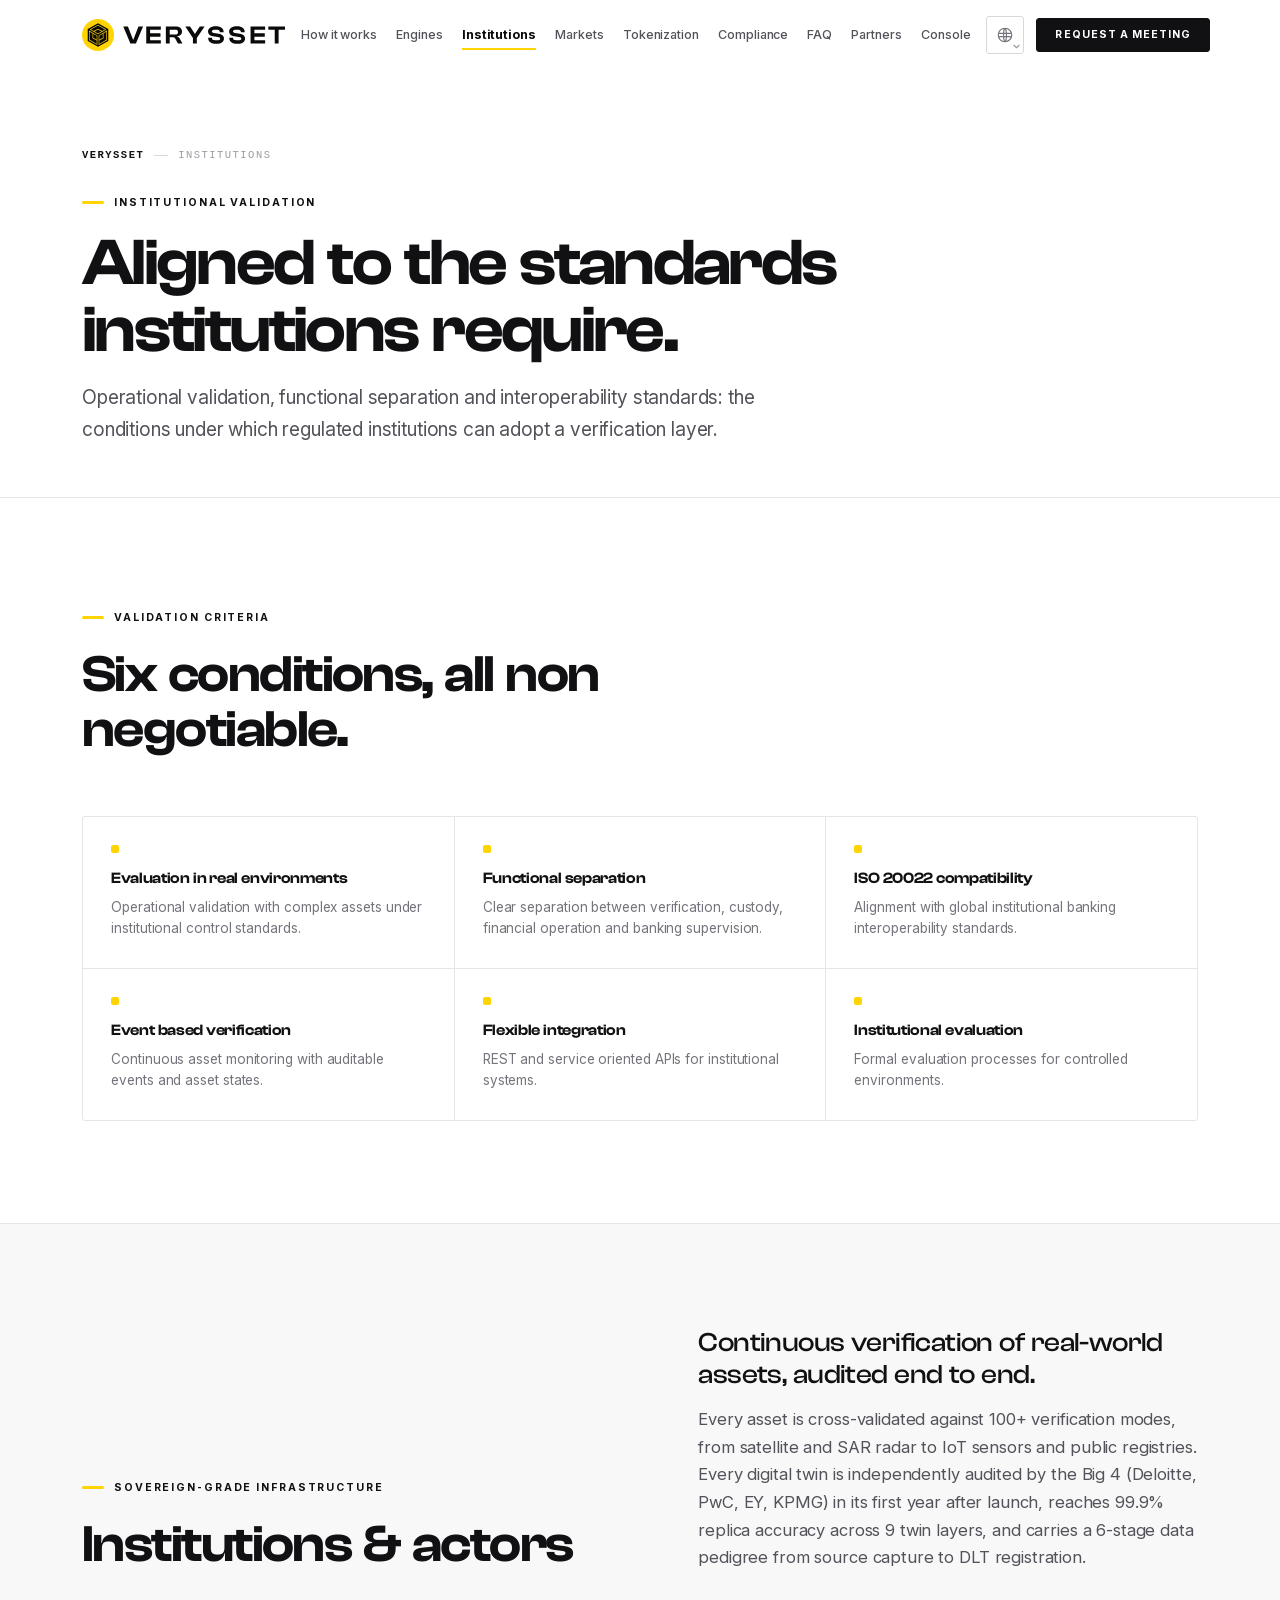
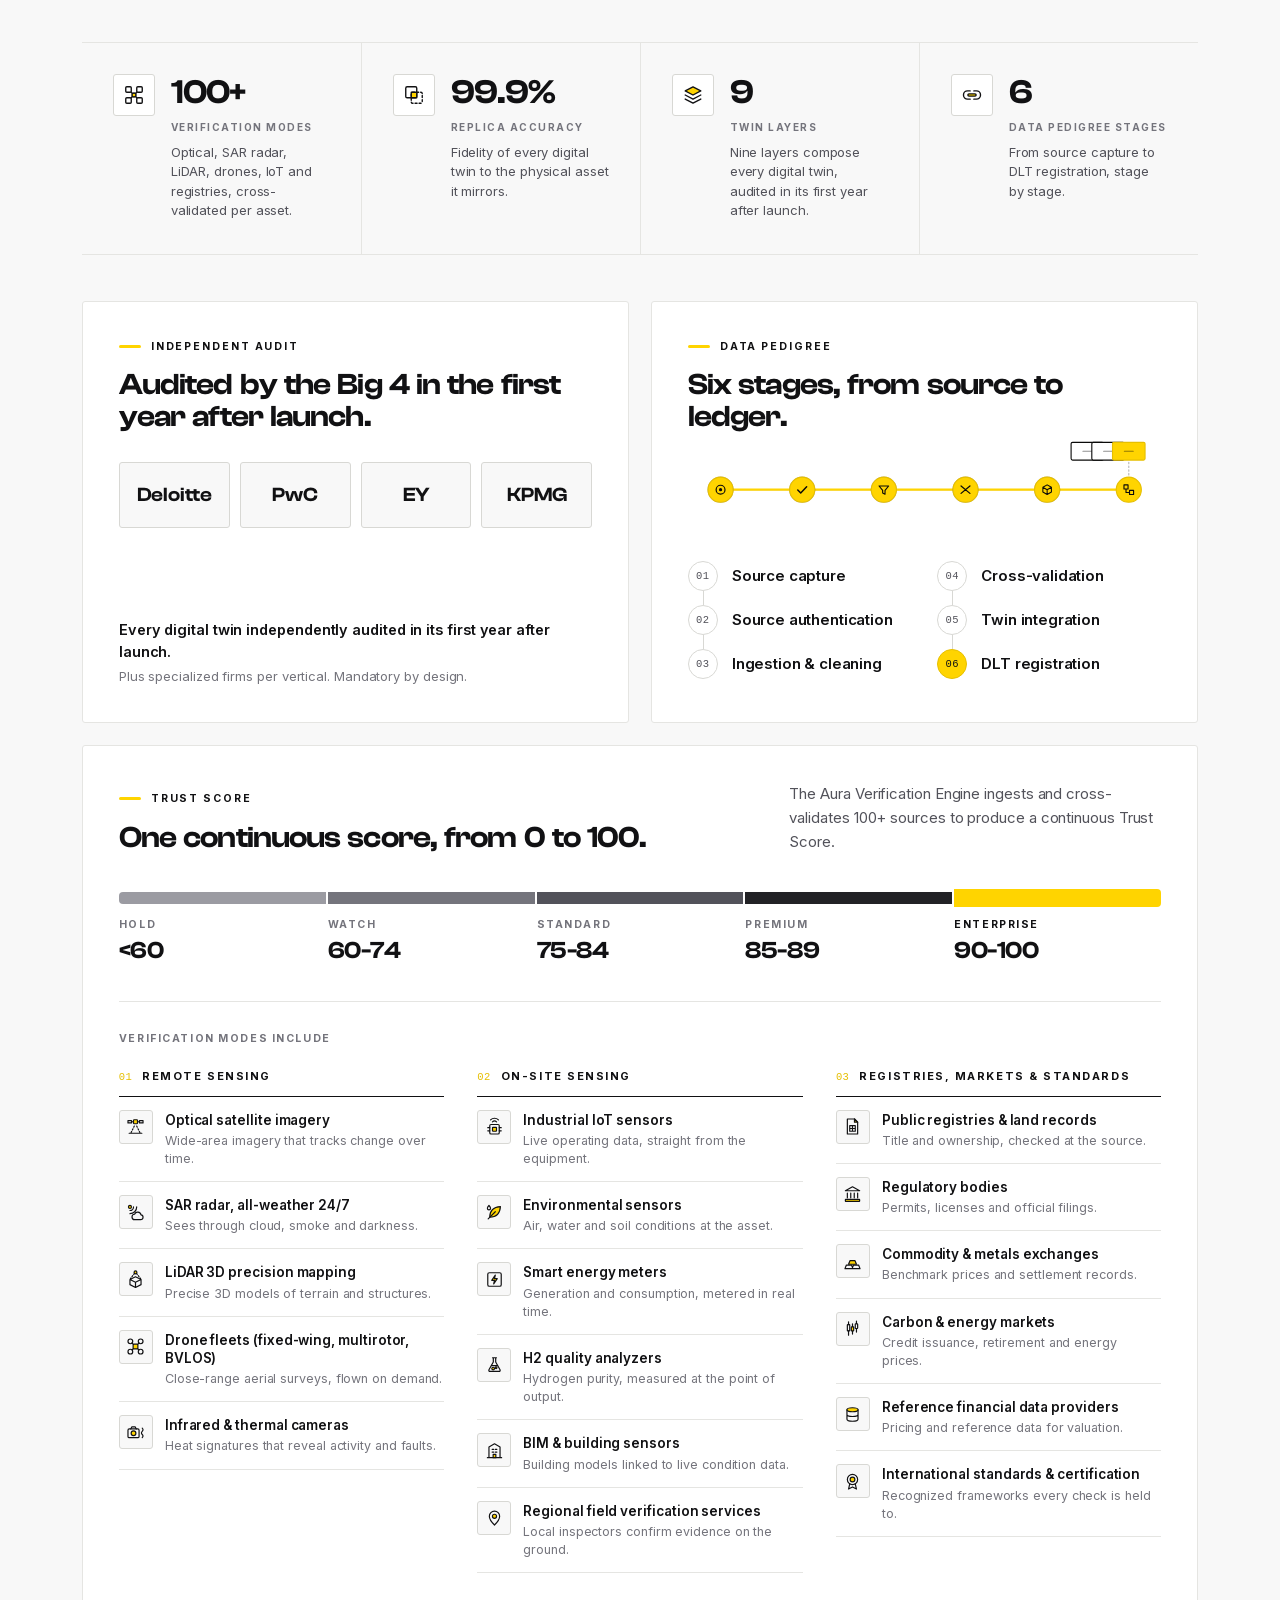
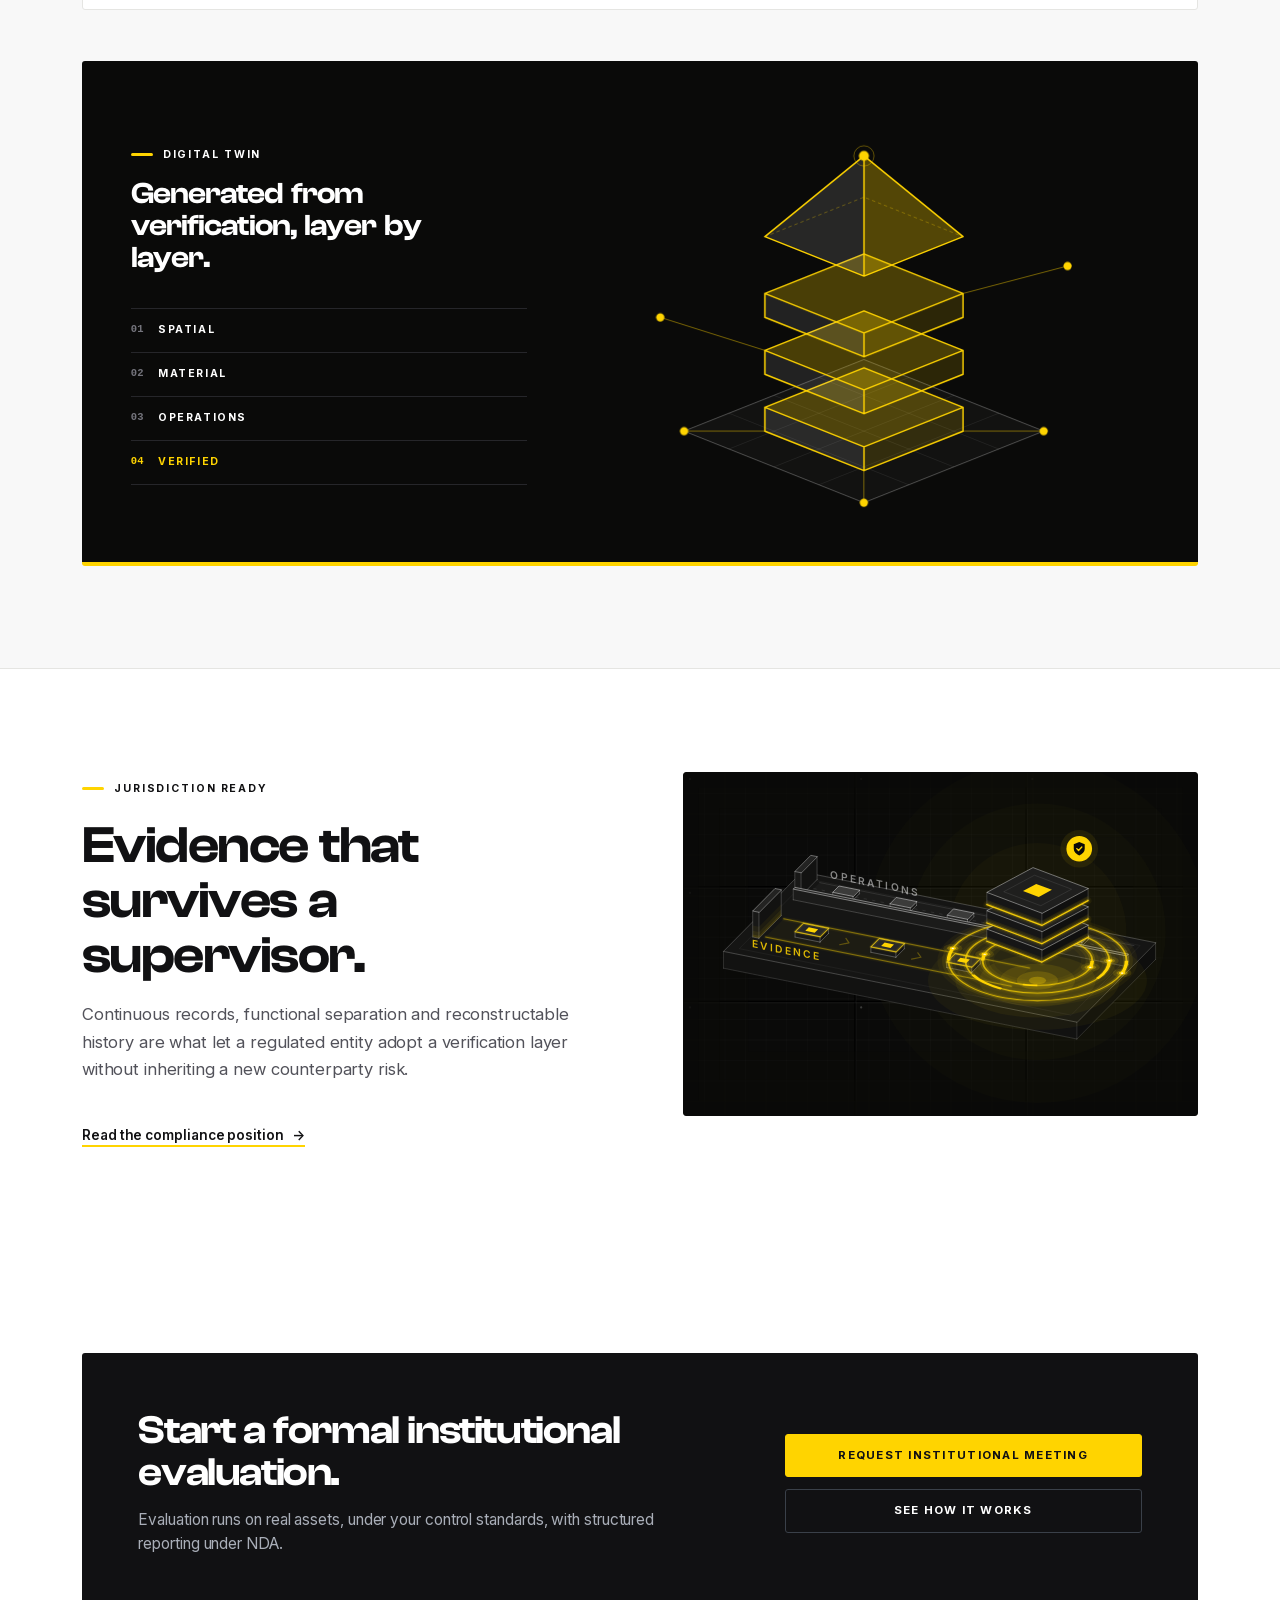
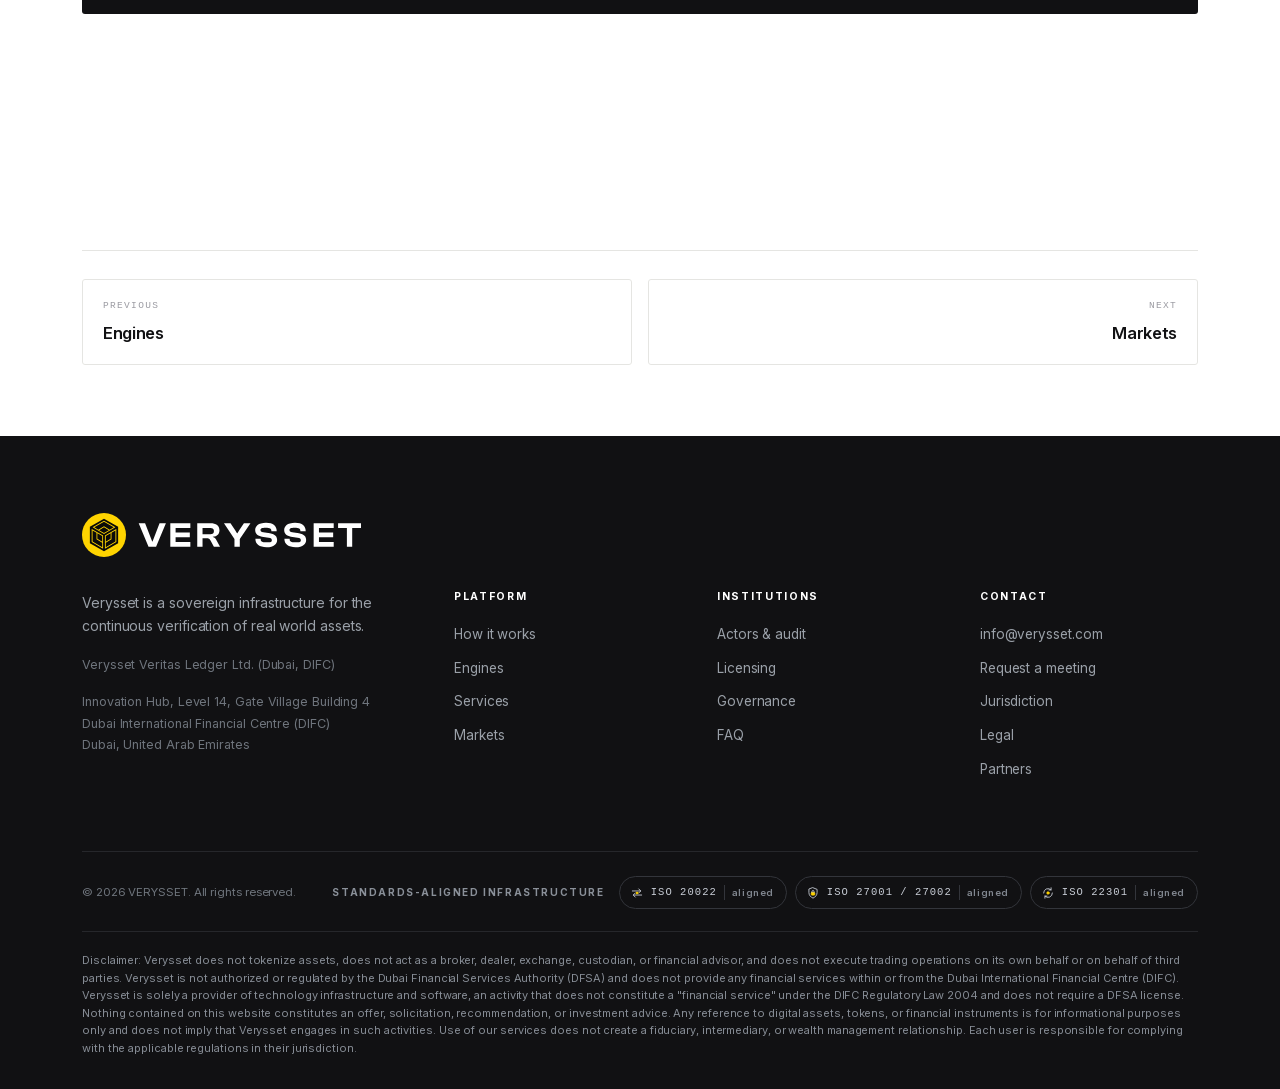
<file: institutions.html>
<!DOCTYPE html><html lang="en"><head><meta charset="utf-8">
<meta name="viewport" content="width=device-width,initial-scale=1">
<title data-i18n="institutions-verysset.5ed3">Institutions | Verysset</title>
<meta name="description" content="Institutional validation criteria, Big 4 audited digital twins, a 6-stage data pedigree and the continuous Trust Score for real world assets.">
<meta name="theme-color" content="#ffffff">
<meta property="og:title" content="Institutions | Verysset">
<meta property="og:description" content="Institutional validation criteria, Big 4 audited digital twins, a 6-stage data pedigree and the continuous Trust Score for real world assets.">
<meta property="og:type" content="website">
<meta name="twitter:card" content="summary_large_image">
<link rel="icon" type="image/svg+xml" href="assets/favicon.svg?v=3">
<link rel="preload" href="assets/fonts/ClashDisplay-Medium.otf" as="font" type="font/otf" crossorigin>
<link rel="preload" href="assets/fonts/ClashDisplay-Semibold.otf" as="font" type="font/otf" crossorigin>
<link rel="preload" href="assets/fonts/Inter-Variable.ttf" as="font" type="font/ttf" crossorigin>
<link rel="stylesheet" href="assets/site.css">
</head><body>
<a class="skip" href="#main" data-i18n="skip-to-content.b582">Skip to content</a>
<div class="pbar" aria-hidden="true"></div>
<header class="nav" id="nav"><div class="nrow">
<a class="brand" href="index.html" aria-label="Verysset home"><img class="blogo" src="assets/logo.svg" alt="Verysset" width="203" height="32" decoding="async"></a>
<nav class="nmenu" aria-label="Primary"><a href="how-it-works.html" data-i18n="how-it-works.9ffd">How it works</a><a href="engines.html" data-i18n="engines.b61d">Engines</a><a href="institutions.html" class="cur" aria-current="page" data-i18n="institutions.2c9d">Institutions</a><a href="markets.html" data-i18n="markets.52c3">Markets</a><a href="tokenization.html" data-i18n="tokenization.4d61">Tokenization</a><a href="compliance.html" data-i18n="compliance.9c04">Compliance</a><a href="faq.html" data-i18n="faq.1fe9">FAQ</a><a href="partners.html" data-i18n="partners.fd6d">Partners</a><a href="https://app.verysset.com/panel" data-noi18n>Console</a></nav>
<div class="nact"><div class="lang" data-noi18n><button type="button" id="langsel" class="lbtn" title="Language" aria-label="Language" aria-haspopup="listbox" aria-expanded="false" aria-controls="langlist"><svg class="lgi" viewBox="0 0 24 24" width="18" height="18" aria-hidden="true" focusable="false"><path d="M12 3a9 9 0 1 0 0 18 9 9 0 0 0 0-18M3.3 9.8h17.4M3.3 14.2h17.4M12 3c2.6 2.6 2.6 15.4 0 18-2.6-2.6-2.6-15.4 0-18"/></svg><svg class="lchev" viewBox="0 0 8 5" width="7" height="5" aria-hidden="true" focusable="false"><path d="M1 1.1 4 3.9 7 1.1"/></svg></button><ul class="lmenu" id="langlist" role="listbox" aria-label="Language" tabindex="-1"><li role="option" id="lopt-en" data-lang="en" lang="en" aria-selected="true"><svg class="lck" viewBox="0 0 16 16" width="13" height="13" aria-hidden="true" focusable="false"><path d="M3.4 8.6 6.5 11.6 12.6 4.6"/></svg><span class="lnm">English</span></li><li role="option" id="lopt-es" data-lang="es" lang="es" aria-selected="false"><svg class="lck" viewBox="0 0 16 16" width="13" height="13" aria-hidden="true" focusable="false"><path d="M3.4 8.6 6.5 11.6 12.6 4.6"/></svg><span class="lnm">Español</span></li><li role="option" id="lopt-pt" data-lang="pt" lang="pt" aria-selected="false"><svg class="lck" viewBox="0 0 16 16" width="13" height="13" aria-hidden="true" focusable="false"><path d="M3.4 8.6 6.5 11.6 12.6 4.6"/></svg><span class="lnm">Português</span></li><li role="option" id="lopt-zh" data-lang="zh" lang="zh" aria-selected="false"><svg class="lck" viewBox="0 0 16 16" width="13" height="13" aria-hidden="true" focusable="false"><path d="M3.4 8.6 6.5 11.6 12.6 4.6"/></svg><span class="lnm">中文</span></li><li role="option" id="lopt-ru" data-lang="ru" lang="ru" aria-selected="false"><svg class="lck" viewBox="0 0 16 16" width="13" height="13" aria-hidden="true" focusable="false"><path d="M3.4 8.6 6.5 11.6 12.6 4.6"/></svg><span class="lnm">Русский</span></li><li role="option" id="lopt-ar" data-lang="ar" lang="ar" aria-selected="false"><svg class="lck" viewBox="0 0 16 16" width="13" height="13" aria-hidden="true" focusable="false"><path d="M3.4 8.6 6.5 11.6 12.6 4.6"/></svg><span class="lnm" dir="rtl">العربية</span></li></ul></div><a class="btn sm" href="contact.html" data-i18n="request-a-meeting.c277">Request a meeting</a>
<button class="burg" id="burg" aria-label="Menu" aria-expanded="false" aria-controls="drawer"><span></span></button></div>
</div><div class="drawer" id="drawer"><a href="index.html" data-i18n="home.8cf0">Home</a><a href="how-it-works.html" data-i18n="how-it-works.9ffd">How it works</a><a href="engines.html" data-i18n="engines.b61d">Engines</a><a href="institutions.html" class="cur" aria-current="page" data-i18n="institutions.2c9d">Institutions</a><a href="markets.html" data-i18n="markets.52c3">Markets</a><a href="tokenization.html" data-i18n="tokenization.4d61">Tokenization</a><a href="compliance.html" data-i18n="compliance.9c04">Compliance</a><a href="faq.html" data-i18n="faq.1fe9">FAQ</a><a href="partners.html" data-i18n="partners.fd6d">Partners</a><a href="https://app.verysset.com/panel" data-noi18n>Console</a><a href="contact.html" data-i18n="contact.bbaf">Contact</a><a class="btn" href="contact.html" data-i18n="request-a-meeting.c277">Request a meeting</a></div></header>
<main id="main"><section class="phead"><div class="wrap"><div class="crumb rv"><b data-i18n="verysset.f3ef">Verysset</b><i></i><span data-i18n="institutions.2c9d">Institutions</span></div><span class="eb rv" data-i="1" data-i18n="institutional-validation.22f1">Institutional validation</span><h1 class="rv" data-i="2" style="margin-top:18px" data-i18n="aligned-to-the-standards-institutions-require.14bd">Aligned to the standards institutions require.</h1><p class="lede rv" data-i="3" data-i18n="operational-validation-functional-separation-a.f181">Operational validation, functional separation and interoperability standards: the conditions under which regulated institutions can adopt a verification layer.</p></div></section><section class="sec"><div class="wrap"><div class="rv"><span class="eb" data-i18n="validation-criteria.d1c9">Validation criteria</span><h2 class="t" data-i18n="six-conditions-all-non-negotiable.5da6">Six conditions, all non negotiable.</h2></div><div class="vgrid mt"><div class="v rv" data-i="0"><div class="vm"></div><h4 data-i18n="evaluation-in-real-environments.5107">Evaluation in real environments</h4><p data-i18n="operational-validation-with-complex-assets-und.2400">Operational validation with complex assets under institutional control standards.</p></div><div class="v rv" data-i="1"><div class="vm"></div><h4 data-i18n="functional-separation.52f4">Functional separation</h4><p data-i18n="clear-separation-between-verification-custody.9fe6">Clear separation between verification, custody, financial operation and banking supervision.</p></div><div class="v rv" data-i="2"><div class="vm"></div><h4 data-i18n="iso-20022-compatibility.ff40">ISO 20022 compatibility</h4><p data-i18n="alignment-with-global-institutional-banking-in.33fa">Alignment with global institutional banking interoperability standards.</p></div><div class="v rv" data-i="3"><div class="vm"></div><h4 data-i18n="event-based-verification.2912">Event based verification</h4><p data-i18n="continuous-asset-monitoring-with-auditable-eve.06e4">Continuous asset monitoring with auditable events and asset states.</p></div><div class="v rv" data-i="4"><div class="vm"></div><h4 data-i18n="flexible-integration.6a73">Flexible integration</h4><p data-i18n="rest-and-service-oriented-apis-for-institution.eff7">REST and service oriented APIs for institutional systems.</p></div><div class="v rv" data-i="5"><div class="vm"></div><h4 data-i18n="institutional-evaluation.c904">Institutional evaluation</h4><p data-i18n="formal-evaluation-processes-for-controlled-env.bfa8">Formal evaluation processes for controlled environments.</p></div></div></div></section><section class="sec alt" id="actors"><div class="wrap"><div class="head-split"><div class="rv"><span class="eb" data-i18n="sovereign-grade-infrastructure.7375">Sovereign-grade infrastructure</span><h2 class="t" data-i18n="institutions-actors.1cf4">Institutions &amp; actors</h2></div><div class="rv" data-i="1"><p class="ia-lead" data-i18n="continuous-verification-of-real-world-assets-a.ecd4">Continuous verification of real-world assets, audited end to end.</p><p class="lede" data-i18n="every-asset-is-cross-validated-against-100.494c">Every asset is cross-validated against 100+ verification modes, from satellite and SAR radar to IoT sensors and public registries. Every digital twin is independently audited by the Big 4 (Deloitte, PwC, EY, KPMG) in its first year after launch, reaches 99.9% replica accuracy across 9 twin layers, and carries a 6-stage data pedigree from source capture to DLT registration.</p></div></div><ul class="chips c4 rv" data-i="2" aria-label="Verification metrics: 100+ verification modes, 99.9% replica accuracy, 9 twin layers, 6-stage data pedigree"><li class="chip"><span class="cib"><svg class="ci" viewBox="0 0 24 24" aria-hidden="true" focusable="false"><title>Verification modes converging</title><rect x="3" y="3" width="6" height="6" rx="1.2"/><rect x="15" y="3" width="6" height="6" rx="1.2"/><rect x="3" y="15" width="6" height="6" rx="1.2"/><rect x="15" y="15" width="6" height="6" rx="1.2"/><path d="M9 9l1.3 1.3M15 9l-1.3 1.3M9 15l1.3-1.3M15 15l-1.3-1.3"/><circle class="acf" cx="12" cy="12" r="2.2"/></svg></span><div class="cbd"><b><bdi dir="ltr">100+</bdi></b><span class="cl" data-i18n="verification-modes.bd89">Verification modes</span><p class="cc" data-i18n="optical-sar-radar-lidar-drones-iot-and.b866">Optical, SAR radar, LiDAR, drones, IoT and registries, cross-validated per asset.</p></div></li><li class="chip"><span class="cib"><svg class="ci" viewBox="0 0 24 24" aria-hidden="true" focusable="false"><title>Digital twin replica accuracy</title><rect x="3" y="3" width="12" height="12" rx="1.5"/><rect x="9" y="9" width="12" height="12" rx="1.5" stroke-dasharray="2.2 2.2"/><rect class="acf" x="9" y="9" width="6" height="6"/></svg></span><div class="cbd"><b><bdi dir="ltr">99.9%</bdi></b><span class="cl" data-i18n="replica-accuracy.03e0">Replica accuracy</span><p class="cc" data-i18n="fidelity-of-every-digital-twin-to-the.0c00">Fidelity of every digital twin to the physical asset it mirrors.</p></div></li><li class="chip"><span class="cib"><svg class="ci" viewBox="0 0 24 24" aria-hidden="true" focusable="false"><title>Digital twin layers</title><path class="acf" d="M12 3.2 20.5 7.6 12 12 3.5 7.6z"/><path d="M3.5 12 12 16.4 20.5 12M3.5 16.4 12 20.8 20.5 16.4"/></svg></span><div class="cbd"><b><bdi dir="ltr">9</bdi></b><span class="cl" data-i18n="twin-layers.b408">Twin layers</span><p class="cc" data-i18n="nine-layers-compose-every-digital-twin-audited.aaa5">Nine layers compose every digital twin, audited in its first year after launch.</p></div></li><li class="chip"><span class="cib"><svg class="ci" viewBox="0 0 24 24" aria-hidden="true" focusable="false"><title>Data pedigree chain</title><path d="M10 7.5H7.2a4.5 4.5 0 0 0 0 9H10M14 7.5h2.8a4.5 4.5 0 0 1 0 9H14"/><rect class="acf" x="7.5" y="10.8" width="9" height="2.4" rx="1.2"/></svg></span><div class="cbd"><b><bdi dir="ltr">6</bdi></b><span class="cl" data-i18n="data-pedigree-stages.c37e">Data pedigree stages</span><p class="cc" data-i18n="from-source-capture-to-dlt-registration-stage.680d">From source capture to DLT registration, stage by stage.</p></div></li></ul><div class="ia-grid"><div class="ia-card rv"><span class="eb" data-i18n="independent-audit.deaa">Independent audit</span><h3 class="t3" data-i18n="audited-by-the-big-4-in-the.701d">Audited by the Big 4 in the first year after launch.</h3><ul class="ia-aud" aria-label="Big 4 auditors: Deloitte, PwC, EY, KPMG"><li lang="en" dir="ltr" data-noi18n>Deloitte</li><li lang="en" dir="ltr" data-noi18n>PwC</li><li lang="en" dir="ltr" data-noi18n>EY</li><li lang="en" dir="ltr" data-noi18n>KPMG</li></ul><p class="ia-cap" data-i18n="every-digital-twin-independently-audited-in-it.7947">Every digital twin independently audited in its first year after launch.</p><p class="ia-note" data-i18n="plus-specialized-firms-per-vertical-mandatory.4a0b">Plus specialized firms per vertical. Mandatory by design.</p></div><div class="ia-card rv" data-i="1" data-loop><span class="eb" data-i18n="data-pedigree.f7e3">Data pedigree</span><h3 class="t3" data-i18n="six-stages-from-source-to-ledger.2396">Six stages, from source to ledger.</h3><svg fill="none" class="lps pd-rail" viewBox="0 0 640 124" aria-hidden="true" focusable="false"><path d="M44 78H596" stroke="#0A0A09" stroke-opacity=".14" stroke-width="2"/><path class="pd0" pathLength="1" stroke-dasharray="1" d="M61 78H137.4" stroke="#FFD400" stroke-width="3"/><path class="pd1" pathLength="1" stroke-dasharray="1" d="M171.4 78H247.8" stroke="#FFD400" stroke-width="3"/><path class="pd2" pathLength="1" stroke-dasharray="1" d="M281.8 78H358.2" stroke="#FFD400" stroke-width="3"/><path class="pd3" pathLength="1" stroke-dasharray="1" d="M392.2 78H468.6" stroke="#FFD400" stroke-width="3"/><path class="pd4" pathLength="1" stroke-dasharray="1" d="M502.6 78H579" stroke="#FFD400" stroke-width="3"/><path d="M596 58V40" stroke="#0A0A09" stroke-opacity=".3" stroke-width="1.5" stroke-dasharray="2 3"/><path d="M538 26h8M566 26h8" stroke="#0A0A09" stroke-opacity=".3" stroke-width="1.5"/><rect x="518" y="14" width="44" height="24" rx="2" fill="#fff" stroke="#0A0A09" stroke-width="1.5"/><path d="M534 26h12" stroke="#0A0A09" stroke-opacity=".45" stroke-width="1.5"/><rect x="546" y="14" width="44" height="24" rx="2" fill="#fff" stroke="#0A0A09" stroke-width="1.5"/><path d="M562 26h12" stroke="#0A0A09" stroke-opacity=".45" stroke-width="1.5"/><rect class="pd5" x="574" y="14" width="44" height="24" rx="2" fill="#FFD400" stroke="#E6BF00" stroke-width="1.5"/><path d="M590 26h12" stroke="#0A0A09" stroke-opacity=".45" stroke-width="1.5"/><g transform="translate(44 78)"><circle class="pd6" r="17" stroke="#E6BF00" stroke-width="1.6" fill="none" opacity="0"/><circle r="17" fill="#fff" stroke="#0A0A09" stroke-width="1.5" stroke-opacity=".28"/><circle class="pd7" r="17" fill="#FFD400" stroke="#E6BF00" stroke-width="1.5"/><circle r="6" stroke="#0A0A09" stroke-width="1.6" fill="none"/><circle r="2.2" fill="#0A0A09"/></g><g transform="translate(154.4 78)"><circle class="pd8" r="17" stroke="#E6BF00" stroke-width="1.6" fill="none" opacity="0"/><circle r="17" fill="#fff" stroke="#0A0A09" stroke-width="1.5" stroke-opacity=".28"/><circle class="pd9" r="17" fill="#FFD400" stroke="#E6BF00" stroke-width="1.5"/><path d="M-6 .5l4 4 8-8.5" stroke="#0A0A09" stroke-width="2" fill="none"/></g><g transform="translate(264.8 78)"><circle class="pda" r="17" stroke="#E6BF00" stroke-width="1.6" fill="none" opacity="0"/><circle r="17" fill="#fff" stroke="#0A0A09" stroke-width="1.5" stroke-opacity=".28"/><circle class="pdb" r="17" fill="#FFD400" stroke="#E6BF00" stroke-width="1.5"/><path d="M-6.5 -5H6.5L1.6 1V6.2L-1.6 4.4V1Z" stroke="#0A0A09" stroke-width="1.5" fill="none"/></g><g transform="translate(375.2 78)"><circle class="pdc" r="17" stroke="#E6BF00" stroke-width="1.6" fill="none" opacity="0"/><circle r="17" fill="#fff" stroke="#0A0A09" stroke-width="1.5" stroke-opacity=".28"/><circle class="pdd" r="17" fill="#FFD400" stroke="#E6BF00" stroke-width="1.5"/><path d="M-6 -5L6 5M-6 5L6 -5" stroke="#0A0A09" stroke-width="1.7"/></g><g transform="translate(485.6 78)"><circle class="pde" r="17" stroke="#E6BF00" stroke-width="1.6" fill="none" opacity="0"/><circle r="17" fill="#fff" stroke="#0A0A09" stroke-width="1.5" stroke-opacity=".28"/><circle class="pdf" r="17" fill="#FFD400" stroke="#E6BF00" stroke-width="1.5"/><path d="M0 -6.5L5.8 -3.2V3.2L0 6.5L-5.8 3.2V-3.2ZM-5.8 -3.2L0 0L5.8 -3.2M0 0V6.5" stroke="#0A0A09" stroke-width="1.4" fill="none"/></g><g transform="translate(596 78)"><circle class="pdg" r="17" stroke="#E6BF00" stroke-width="1.6" fill="none" opacity="0"/><circle r="17" fill="#FFD400" stroke="#E6BF00" stroke-width="1.5" stroke-opacity="1"/><path d="M-6.5 -6.5h5.5v5.5h-5.5zM1 1h5.5v5.5H1zM-3.75 -1V3.75H1" stroke="#0A0A09" stroke-width="1.5" fill="none"/></g><g transform="translate(44 48)"><path class="pdh" d="M0 -9.5L9.5 0L0 9.5L-9.5 0Z" fill="#FFD400" stroke="#0A0A09" stroke-width="1.6" opacity="0"/></g></svg><ol class="ia-ped"><li><span class="ia-pn pdi">01</span><span class="ia-pt" data-i18n="source-capture.582a">Source capture</span></li><li><span class="ia-pn pdj">02</span><span class="ia-pt" data-i18n="source-authentication.b337">Source authentication</span></li><li><span class="ia-pn pdk">03</span><span class="ia-pt" data-i18n="ingestion-cleaning.8ad1">Ingestion &amp; cleaning</span></li><li><span class="ia-pn pdl">04</span><span class="ia-pt" data-i18n="cross-validation.4f86">Cross-validation</span></li><li><span class="ia-pn pdm">05</span><span class="ia-pt" data-i18n="twin-integration.a1c4">Twin integration</span></li><li><span class="ia-pn pdn">06</span><span class="ia-pt" data-i18n="dlt-registration.c417">DLT registration</span></li></ol></div></div><div class="ia-card ia-trust rv"><div class="ia-th"><div><span class="eb" data-i18n="trust-score.edb7">Trust Score</span><h3 class="t3" data-i18n="one-continuous-score-from-0-to-100.b336">One continuous score, from 0 to 100.</h3></div><p data-i18n="the-aura-verification-engine-ingests-and-cross.d673">The Aura Verification Engine ingests and cross-validates 100+ sources to produce a continuous Trust Score.</p></div><ol class="ia-band" aria-label="Trust Score bands, lowest to highest"><li class="b-hold"><span class="ia-bar" aria-hidden="true"></span><span class="ia-bn" data-i18n="hold.bcd8">Hold</span><bdi class="ia-br" dir="ltr">&lt;60</bdi></li><li class="b-watch"><span class="ia-bar" aria-hidden="true"></span><span class="ia-bn" data-i18n="watch.f206">Watch</span><bdi class="ia-br" dir="ltr">60-74</bdi></li><li class="b-std"><span class="ia-bar" aria-hidden="true"></span><span class="ia-bn" data-i18n="standard.eb6d">Standard</span><bdi class="ia-br" dir="ltr">75-84</bdi></li><li class="b-prem"><span class="ia-bar" aria-hidden="true"></span><span class="ia-bn" data-i18n="premium.8d5e">Premium</span><bdi class="ia-br" dir="ltr">85-89</bdi></li><li class="b-ent"><span class="ia-bar" aria-hidden="true"></span><span class="ia-bn" data-i18n="enterprise.a0f2">Enterprise</span><bdi class="ia-br" dir="ltr">90-100</bdi></li></ol><div class="ia-src"><span class="ia-srl" data-i18n="verification-modes-include.8e83">Verification modes include</span><div class="ia-mg"><div class="ia-mgp"><h4 class="ia-mgh"><span class="ia-mgn" aria-hidden="true">01</span><span data-i18n="remote-sensing.79eb">Remote sensing</span></h4><ul class="ia-ml"><li><span class="ia-mi"><svg class="ci" viewBox="0 0 24 24" aria-hidden="true" focusable="false"><path d="M2.5 4.5H7v3H2.5zM17 4.5h4.5v3H17zM7 6h2.5M14.5 6H17"/><rect class="acf" x="9.5" y="3.5" width="5" height="5" rx=".8"/><path d="M10.5 11.5 6.5 19.5M13.5 11.5l4 8" stroke-dasharray="1.6 2.2"/><path d="M4 20.5h16"/></svg></span><div class="ia-mt"><b data-i18n="optical-satellite-imagery.00da">Optical satellite imagery</b><span class="ia-md" data-i18n="wide-area-imagery-that-tracks-change-over.68bb">Wide-area imagery that tracks change over time.</span></div></li><li><span class="ia-mi"><svg class="ci" viewBox="0 0 24 24" aria-hidden="true" focusable="false"><circle class="acf" cx="5" cy="5" r="1.9"/><path d="M9.5 5A4.5 4.5 0 0 1 5 9.5M13.5 5A8.5 8.5 0 0 1 5 13.5"/><path d="M11.2 21h7.3a3 3 0 0 0 .5-5.96 4.3 4.3 0 0 0-8.2-.84A3.4 3.4 0 0 0 11.2 21z"/></svg></span><div class="ia-mt"><b data-i18n="sar-radar-all-weather-24-7.f720">SAR radar, all-weather 24/7</b><span class="ia-md" data-i18n="sees-through-cloud-smoke-and-darkness.941c">Sees through cloud, smoke and darkness.</span></div></li><li><span class="ia-mi"><svg class="ci" viewBox="0 0 24 24" aria-hidden="true" focusable="false"><path d="M12 8.5 19 12v6.5L12 22l-7-3.5V12zM5 12l7 3.5 7-3.5M12 15.5V22"/><path d="M10.8 4.4 5.6 11M13.2 4.4l5.2 6.6" stroke-dasharray="1.6 2"/><circle class="acf" cx="12" cy="3" r="1.8"/></svg></span><div class="ia-mt"><b data-i18n="lidar-3d-precision-mapping.a1b0">LiDAR 3D precision mapping</b><span class="ia-md" data-i18n="precise-3d-models-of-terrain-and-structures.6c90">Precise 3D models of terrain and structures.</span></div></li><li><span class="ia-mi"><svg class="ci" viewBox="0 0 24 24" aria-hidden="true" focusable="false"><path d="M9.5 9.5 7.7 7.7M14.5 9.5l1.8-1.8M9.5 14.5l-1.8 1.8M14.5 14.5l1.8 1.8"/><circle cx="5.5" cy="5.5" r="3"/><circle cx="18.5" cy="5.5" r="3"/><circle cx="5.5" cy="18.5" r="3"/><circle cx="18.5" cy="18.5" r="3"/><rect class="acf" x="9" y="9" width="6" height="6" rx="1.2"/></svg></span><div class="ia-mt"><b data-i18n="drone-fleets-fixed-wing-multirotor-bvlos.2a76">Drone fleets (fixed-wing, multirotor, BVLOS)</b><span class="ia-md" data-i18n="close-range-aerial-surveys-flown-on-demand.39c3">Close-range aerial surveys, flown on demand.</span></div></li><li><span class="ia-mi"><svg class="ci" viewBox="0 0 24 24" aria-hidden="true" focusable="false"><rect x="2.5" y="7.5" width="14" height="11" rx="1.6"/><path d="M6 7.5 7.3 5h4.4L13 7.5"/><circle class="acf" cx="9.5" cy="13" r="3"/><path d="M20.5 6.5c1.3 1.25 1.3 2.75 0 4s-1.3 2.75 0 4 1.3 2.75 0 4"/></svg></span><div class="ia-mt"><b data-i18n="infrared-thermal-cameras.5439">Infrared &amp; thermal cameras</b><span class="ia-md" data-i18n="heat-signatures-that-reveal-activity-and-fault.4ea8">Heat signatures that reveal activity and faults.</span></div></li></ul></div><div class="ia-mgp"><h4 class="ia-mgh"><span class="ia-mgn" aria-hidden="true">02</span><span data-i18n="on-site-sensing.c164">On-site sensing</span></h4><ul class="ia-ml"><li><span class="ia-mi"><svg class="ci" viewBox="0 0 24 24" aria-hidden="true" focusable="false"><path d="M3.5 13.5H6M3.5 17.5H6M18 13.5h2.5M18 17.5h2.5M9.4 6.2a3.8 3.8 0 0 1 5.2 0M7 3.6a7.2 7.2 0 0 1 10 0"/><rect x="6" y="9.5" width="12" height="12" rx="1.6"/><rect class="acf" x="9.5" y="13" width="5" height="5" rx=".6"/></svg></span><div class="ia-mt"><b data-i18n="industrial-iot-sensors.f53a">Industrial IoT sensors</b><span class="ia-md" data-i18n="live-operating-data-straight-from-the-equipmen.3e9c">Live operating data, straight from the equipment.</span></div></li><li><span class="ia-mi"><svg class="ci" viewBox="0 0 24 24" aria-hidden="true" focusable="false"><path class="acf" d="M6 18C6 10 11 5 19.5 4.5 19 13 14 18 6 18z"/><path d="M4 20 13 11"/><path d="M5 3s-2 2.4-2 3.7a2 2 0 0 0 4 0C7 5.4 5 3 5 3z"/></svg></span><div class="ia-mt"><b data-i18n="environmental-sensors.bbae">Environmental sensors</b><span class="ia-md" data-i18n="air-water-and-soil-conditions-at-the.5b82">Air, water and soil conditions at the asset.</span></div></li><li><span class="ia-mi"><svg class="ci" viewBox="0 0 24 24" aria-hidden="true" focusable="false"><rect x="3.5" y="3.5" width="17" height="17" rx="2"/><path class="acf" d="M13 6.5 8.5 13H12l-1 4.5 4.5-6.5H12z"/></svg></span><div class="ia-mt"><b data-i18n="smart-energy-meters.8a17">Smart energy meters</b><span class="ia-md" data-i18n="generation-and-consumption-metered-in-real-tim.5170">Generation and consumption, metered in real time.</span></div></li><li><span class="ia-mi"><svg class="ci" viewBox="0 0 24 24" aria-hidden="true" focusable="false"><path d="M9.5 3.5h5M10.5 3.5v5.3L5 18.6c-.5.9.1 2.2 1.2 2.2h11.6c1.1 0 1.7-1.3 1.2-2.2L13.5 8.8V3.5M7.8 13.5h8.4"/><circle class="acf" cx="10.3" cy="17.2" r="1.7"/><circle class="acf" cx="14" cy="16.2" r="1.1"/></svg></span><div class="ia-mt"><b data-i18n="h2-quality-analyzers.2aba">H2 quality analyzers</b><span class="ia-md" data-i18n="hydrogen-purity-measured-at-the-point-of.4c46">Hydrogen purity, measured at the point of output.</span></div></li><li><span class="ia-mi"><svg class="ci" viewBox="0 0 24 24" aria-hidden="true" focusable="false"><path d="M5 21V7.5l7-4 7 4V21M3 21h18M9 10.5h2M13 10.5h2M9 14h2M13 14h2"/><rect class="acf" x="10.3" y="17" width="3.4" height="4"/></svg></span><div class="ia-mt"><b data-i18n="bim-building-sensors.2fe6">BIM &amp; building sensors</b><span class="ia-md" data-i18n="building-models-linked-to-live-condition-data.5817">Building models linked to live condition data.</span></div></li><li><span class="ia-mi"><svg class="ci" viewBox="0 0 24 24" aria-hidden="true" focusable="false"><path d="M12 21.5s-6.5-6.1-6.5-11a6.5 6.5 0 0 1 13 0c0 4.9-6.5 11-6.5 11z"/><circle class="acf" cx="12" cy="10.5" r="2.6"/></svg></span><div class="ia-mt"><b data-i18n="regional-field-verification-services.def3">Regional field verification services</b><span class="ia-md" data-i18n="local-inspectors-confirm-evidence-on-the-groun.7e3f">Local inspectors confirm evidence on the ground.</span></div></li></ul></div><div class="ia-mgp"><h4 class="ia-mgh"><span class="ia-mgn" aria-hidden="true">03</span><span data-i18n="registries-markets-standards.dd67">Registries, markets &amp; standards</span></h4><ul class="ia-ml"><li><span class="ia-mi"><svg class="ci" viewBox="0 0 24 24" aria-hidden="true" focusable="false"><path d="M5.5 2.5h9l4 4v15h-13z"/><path class="acf" d="M14.5 2.5v4h4z"/><path d="M8.5 11h7v7h-7zM12 11v7M8.5 14.5h7"/></svg></span><div class="ia-mt"><b data-i18n="public-registries-land-records.bace">Public registries &amp; land records</b><span class="ia-md" data-i18n="title-and-ownership-checked-at-the-source.8b6e">Title and ownership, checked at the source.</span></div></li><li><span class="ia-mi"><svg class="ci" viewBox="0 0 24 24" aria-hidden="true" focusable="false"><path d="M3 8.5 12 3.5l9 5zM5.5 11.5v6M9.8 11.5v6M14.2 11.5v6M18.5 11.5v6"/><rect class="acf" x="3" y="19.5" width="18" height="2.5" rx=".4"/></svg></span><div class="ia-mt"><b data-i18n="regulatory-bodies.cd23">Regulatory bodies</b><span class="ia-md" data-i18n="permits-licenses-and-official-filings.f2e9">Permits, licenses and official filings.</span></div></li><li><span class="ia-mi"><svg class="ci" viewBox="0 0 24 24" aria-hidden="true" focusable="false"><path d="M2.5 21l1.8-4.5h6.4L12.5 21zM11.5 21l1.8-4.5h6.4l1.8 4.5z"/><path class="acf" d="M7 15.5l1.8-4.5h6.4L17 15.5z"/></svg></span><div class="ia-mt"><b data-i18n="commodity-metals-exchanges.5af7">Commodity &amp; metals exchanges</b><span class="ia-md" data-i18n="benchmark-prices-and-settlement-records.7359">Benchmark prices and settlement records.</span></div></li><li><span class="ia-mi"><svg class="ci" viewBox="0 0 24 24" aria-hidden="true" focusable="false"><path d="M7 3.5V7M7 15v5.5M12 6v4M12 15v4M17 2.5V6M17 12v4.5"/><rect x="5.5" y="7" width="3" height="8" rx=".5"/><rect class="acf" x="10.5" y="10" width="3" height="5" rx=".5"/><rect x="15.5" y="6" width="3" height="6" rx=".5"/></svg></span><div class="ia-mt"><b data-i18n="carbon-energy-markets.5b35">Carbon &amp; energy markets</b><span class="ia-md" data-i18n="credit-issuance-retirement-and-energy-prices.a922">Credit issuance, retirement and energy prices.</span></div></li><li><span class="ia-mi"><svg class="ci" viewBox="0 0 24 24" aria-hidden="true" focusable="false"><path d="M5 6v12c0 1.4 3.1 2.5 7 2.5s7-1.1 7-2.5V6M5 12c0 1.4 3.1 2.5 7 2.5s7-1.1 7-2.5"/><ellipse class="acf" cx="12" cy="6" rx="7" ry="2.5"/></svg></span><div class="ia-mt"><b data-i18n="reference-financial-data-providers.31e2">Reference financial data providers</b><span class="ia-md" data-i18n="pricing-and-reference-data-for-valuation.3861">Pricing and reference data for valuation.</span></div></li><li><span class="ia-mi"><svg class="ci" viewBox="0 0 24 24" aria-hidden="true" focusable="false"><path d="M8.6 14.6 7 21.5l5-2.6 5 2.6-1.6-6.9"/><circle cx="12" cy="9.5" r="6.5"/><circle class="acf" cx="12" cy="9.5" r="3"/></svg></span><div class="ia-mt"><b data-i18n="international-standards-certification.73c0">International standards &amp; certification</b><span class="ia-md" data-i18n="recognized-frameworks-every-check-is-held-to.c94b">Recognized frameworks every check is held to.</span></div></li></ul></div></div></div></div><figure class="tw rv" data-twin><figcaption class="tw-cp"><span class="eb" data-i18n="digital-twin.e906">Digital twin</span><h3 class="t3" data-i18n="generated-from-verification-layer-by-layer.ea93">Generated from verification, layer by layer.</h3><ol class="tw-leg"><li><span class="tw-n">01</span><span class="tw-l" data-i18n="spatial.ca98">SPATIAL</span></li><li><span class="tw-n">02</span><span class="tw-l" data-i18n="material.c740">MATERIAL</span></li><li><span class="tw-n">03</span><span class="tw-l" data-i18n="operations.8381">OPERATIONS</span></li><li><span class="tw-n">04</span><span class="tw-l" data-i18n="verified.2778">VERIFIED</span></li></ol></figcaption><div class="tw-stage"><svg class="tw-svg" viewBox="0 0 560 440" fill="none" aria-hidden="true" focusable="false"><path class="tw-fade" d="M84 350L280 272L476 350L280 428Z" fill="#fff" fill-opacity=".035" style="animation-delay:.25s"/><path class="tw-fade" d="M133 330.5L329 408.5M133 369.5L329 291.5M182 311L378 389M182 389L378 311M231 291.5L427 369.5M231 408.5L427 330.5" stroke="#fff" stroke-opacity=".08" style="animation-delay:.45s"/><path class="tw-draw" pathLength="1" d="M84 350L280 272L476 350L280 428Z" stroke="#fff" stroke-opacity=".32"/><g stroke="#FFD400" stroke-opacity=".5"><path class="tw-draw" pathLength="1" d="M84 350L172 350" style="animation-delay:0.55s"/><path class="tw-draw" pathLength="1" d="M476 350L388 350" style="animation-delay:0.70s"/><path class="tw-draw" pathLength="1" d="M280 428L280 393" style="animation-delay:0.85s"/><path class="tw-draw" pathLength="1" d="M58 226L172 262" style="animation-delay:1.00s"/><path class="tw-draw" pathLength="1" d="M502 170L388 200" style="animation-delay:1.15s"/></g><path class="tw-scan" d="M152 350L280 299L408 350L280 401Z" stroke="#FFD400" fill="#FFD400" fill-opacity=".07"/><g class="tw-rise" style="animation-delay:1.00s"><g class="tw-fade" style="animation-delay:1.45s"><polygon points="172,324 280,281 388,324 280,367" fill="#FFD400" fill-opacity=".26"/><polygon points="172,324 280,367 280,393 172,350" fill="#fff" fill-opacity=".1"/><polygon points="280,367 388,324 388,350 280,393" fill="#FFD400" fill-opacity=".14"/></g><path class="tw-draw" pathLength="1" d="M172 324L280 281L388 324L280 367ZM172 324V350L280 393L388 350V324M280 367V393" stroke="#FFD400" stroke-width="1.6" style="animation-delay:1.00s"/></g><g class="tw-rise" style="animation-delay:1.55s"><g class="tw-fade" style="animation-delay:2.00s"><polygon points="172,262 280,219 388,262 280,305" fill="#FFD400" fill-opacity=".26"/><polygon points="172,262 280,305 280,331 172,288" fill="#fff" fill-opacity=".1"/><polygon points="280,305 388,262 388,288 280,331" fill="#FFD400" fill-opacity=".14"/></g><path class="tw-draw" pathLength="1" d="M172 262L280 219L388 262L280 305ZM172 262V288L280 331L388 288V262M280 305V331" stroke="#FFD400" stroke-width="1.6" style="animation-delay:1.55s"/></g><g class="tw-rise" style="animation-delay:2.10s"><g class="tw-fade" style="animation-delay:2.55s"><polygon points="172,200 280,157 388,200 280,243" fill="#FFD400" fill-opacity=".26"/><polygon points="172,200 280,243 280,269 172,226" fill="#fff" fill-opacity=".1"/><polygon points="280,243 388,200 388,226 280,269" fill="#FFD400" fill-opacity=".14"/></g><path class="tw-draw" pathLength="1" d="M172 200L280 157L388 200L280 243ZM172 200V226L280 269L388 226V200M280 243V269" stroke="#FFD400" stroke-width="1.6" style="animation-delay:2.10s"/></g><g class="tw-rise" style="animation-delay:2.65s"><g class="tw-fade" style="animation-delay:3.1s"><polygon points="172,138 280,181 280,50" fill="#fff" fill-opacity=".12"/><polygon points="280,181 388,138 280,50" fill="#FFD400" fill-opacity=".3"/><path d="M172 138L280 95L388 138" stroke="#FFD400" stroke-opacity=".35" stroke-dasharray="3 4"/></g><path class="tw-draw" pathLength="1" d="M172 138L280 181L388 138L280 50ZM280 181V50" stroke="#FFD400" stroke-width="1.6" style="animation-delay:2.65s"/></g><g transform="translate(84 350)"><circle class="tw-ring" r="5" stroke="#FFD400" stroke-width="1.4" style="animation-delay:0.35s"/><circle class="tw-pop" r="4.5" fill="#FFD400" style="animation-delay:0.35s"/></g><g transform="translate(476 350)"><circle class="tw-ring" r="5" stroke="#FFD400" stroke-width="1.4" style="animation-delay:0.50s"/><circle class="tw-pop" r="4.5" fill="#FFD400" style="animation-delay:0.50s"/></g><g transform="translate(280 428)"><circle class="tw-ring" r="5" stroke="#FFD400" stroke-width="1.4" style="animation-delay:0.65s"/><circle class="tw-pop" r="4.5" fill="#FFD400" style="animation-delay:0.65s"/></g><g transform="translate(58 226)"><circle class="tw-ring" r="5" stroke="#FFD400" stroke-width="1.4" style="animation-delay:0.80s"/><circle class="tw-pop" r="4.5" fill="#FFD400" style="animation-delay:0.80s"/></g><g transform="translate(502 170)"><circle class="tw-ring" r="5" stroke="#FFD400" stroke-width="1.4" style="animation-delay:0.95s"/><circle class="tw-pop" r="4.5" fill="#FFD400" style="animation-delay:0.95s"/></g><g transform="translate(280 50)"><circle class="tw-fade" r="11" stroke="#FFD400" stroke-opacity=".4" style="animation-delay:3.3s"/><circle class="tw-core" r="5.5" fill="#FFD400"/></g></svg></div></figure></div></section><section class="sec"><div class="wrap"><div class="g2b"><div class="rv"><span class="eb" data-i18n="jurisdiction-ready.a480">Jurisdiction ready</span><h2 class="t w" data-i18n="evidence-that-survives-a-supervisor.446a">Evidence that survives a supervisor.</h2><p class="lede" data-i18n="continuous-records-functional-separation-and-r.c9d4">Continuous records, functional separation and reconstructable history are what let a regulated entity adopt a verification layer without inheriting a new counterparty risk.</p><div class="mt2"><a class="tl" href="compliance.html"><span data-i18n="read-the-compliance-position.b0ef">Read the compliance position</span> <span class="ar">&rarr;</span></a></div></div><div class="rv" data-i="1"><figure class="lpan" data-loop><svg fill="none" class="lps" viewBox="0 0 600 400" role="img" aria-label="Jurisdictional alignment of the Verysset verification layer: evidence and operations kept in separate lanes" focusable="false"><rect width="600" height="400" fill="#0A0A09"/><path d="M24 0V400M48 0V400M72 0V400M96 0V400M120 0V400M144 0V400M168 0V400M192 0V400M216 0V400M240 0V400M264 0V400M288 0V400M312 0V400M336 0V400M360 0V400M384 0V400M408 0V400M432 0V400M456 0V400M480 0V400M504 0V400M528 0V400M552 0V400M576 0V400M0 24H600M0 48H600M0 72H600M0 96H600M0 120H600M0 144H600M0 168H600M0 192H600M0 216H600M0 240H600M0 264H600M0 288H600M0 312H600M0 336H600M0 360H600M0 384H600" stroke="#fff" stroke-opacity=".03"/><path d="M200 0V400M400 0V400M0 133H600M0 267H600" stroke="#000" stroke-width="2"/><path d="M201 0V400M401 0V400M0 134.5H600M0 268.5H600" stroke="#fff" stroke-opacity=".07"/><path d="M7 7h0M7 140h0M7 274h0M207 7h0M207 140h0M207 274h0M407 7h0M407 140h0M407 274h0" stroke="#fff" stroke-opacity=".2" stroke-width="2.6"/><rect width="600" height="400" stroke="#0A0A09" stroke-width="150" stroke-opacity=".3"/><rect width="600" height="400" stroke="#0A0A09" stroke-width="84" stroke-opacity=".4"/><rect width="600" height="400" stroke="#0A0A09" stroke-width="34" stroke-opacity=".55"/><circle cx="413.02" cy="185.76" r="200" fill="#FFD400" fill-opacity=".012"/><circle cx="413.02" cy="185.76" r="150" fill="#FFD400" fill-opacity=".016"/><circle cx="413.02" cy="185.76" r="104" fill="#FFD400" fill-opacity=".022"/><circle cx="413.02" cy="185.76" r="64" fill="#FFD400" fill-opacity=".03"/><polygon points="459.04,291.19 46.12,208.46 138.04,115.55 550.96,198.28" fill="#0A0A09"/><polygon points="459.04,291.19 46.12,208.46 46.12,228.1 459.04,310.83" fill="#0A0A09"/><polygon points="550.96,198.28 459.04,291.19 459.04,310.83 550.96,217.92" fill="#0A0A09"/><polygon points="459.04,291.19 46.12,208.46 138.04,115.55 550.96,198.28" fill="#fff" fill-opacity=".045"/><polygon points="459.04,291.19 46.12,208.46 46.12,228.1 459.04,310.83" fill="#fff" fill-opacity=".03"/><polygon points="550.96,198.28 459.04,291.19 459.04,310.83 550.96,217.92" fill="#fff" fill-opacity=".014"/><path d="M459.04 291.19L459.04 310.83M46.12 208.46L46.12 228.1M550.96 198.28L550.96 217.92M459.04 310.83L46.12 228.1M550.96 217.92L459.04 310.83" stroke="#fff" stroke-opacity=".16"/><path d="M459.04 291.19L46.12 208.46L138.04 115.55L550.96 198.28Z" stroke="#fff" stroke-opacity=".26"/><path d="M451.95 282.87L64.6 205.26L145.14 123.87L532.48 201.47Z" stroke="#fff" stroke-opacity=".06"/><polygon points="158.53,128.03 525.78,201.61 511.95,215.58 144.7,142" fill="#fff" fill-opacity=".025"/><path d="M158.53 128.03L525.78 201.61M511.95 215.58L144.7 142" stroke="#fff" stroke-opacity=".14"/><path d="M151.62 135.02L518.86 208.59" stroke="#fff" stroke-opacity=".1" stroke-dasharray="3 7"/><polygon points="136.78,116.58 129.47,115.12 148.18,96.21 155.49,97.67" fill="#0A0A09"/><polygon points="136.78,116.58 129.47,115.12 129.47,141.91 136.78,143.37" fill="#0A0A09"/><polygon points="155.49,97.67 136.78,116.58 136.78,143.37 155.49,124.46" fill="#0A0A09"/><polygon points="136.78,116.58 129.47,115.12 148.18,96.21 155.49,97.67" fill="#fff" fill-opacity=".1"/><polygon points="136.78,116.58 129.47,115.12 129.47,141.91 136.78,143.37" fill="#fff" fill-opacity=".06"/><polygon points="155.49,97.67 136.78,116.58 136.78,143.37 155.49,124.46" fill="#fff" fill-opacity=".03"/><path d="M136.78 116.58L136.78 143.37M129.47 115.12L129.47 141.91M155.49 97.67L155.49 124.46M136.78 143.37L129.47 141.91M155.49 124.46L136.78 143.37" stroke="#fff" stroke-opacity=".24"/><path d="M136.78 116.58L129.47 115.12L148.18 96.21L155.49 97.67Z" stroke="#fff" stroke-opacity=".4"/><g class="js0"><polygon points="197.55,144.19 173.79,139.43 181.11,132.03 204.87,136.79" fill="#0A0A09"/><polygon points="197.55,144.19 173.79,139.43 173.79,143.89 197.55,148.65" fill="#0A0A09"/><polygon points="204.87,136.79 197.55,144.19 197.55,148.65 204.87,141.25" fill="#0A0A09"/><polygon points="197.55,144.19 173.79,139.43 181.11,132.03 204.87,136.79" fill="#fff" fill-opacity=".2"/><polygon points="197.55,144.19 173.79,139.43 173.79,143.89 197.55,148.65" fill="#fff" fill-opacity=".1"/><polygon points="204.87,136.79 197.55,144.19 197.55,148.65 204.87,141.25" fill="#fff" fill-opacity=".06"/><path d="M197.55 144.19L197.55 148.65M173.79 139.43L173.79 143.89M204.87 136.79L204.87 141.25M197.55 148.65L173.79 143.89M204.87 141.25L197.55 148.65" stroke="#fff" stroke-opacity=".3"/><path d="M197.55 144.19L173.79 139.43L181.11 132.03L204.87 136.79Z" stroke="#fff" stroke-opacity=".5"/></g><g class="js1"><polygon points="264.42,157.58 240.66,152.83 247.99,145.43 271.74,150.18" fill="#0A0A09"/><polygon points="264.42,157.58 240.66,152.83 240.66,157.29 264.42,162.05" fill="#0A0A09"/><polygon points="271.74,150.18 264.42,157.58 264.42,162.05 271.74,154.65" fill="#0A0A09"/><polygon points="264.42,157.58 240.66,152.83 247.99,145.43 271.74,150.18" fill="#fff" fill-opacity=".2"/><polygon points="264.42,157.58 240.66,152.83 240.66,157.29 264.42,162.05" fill="#fff" fill-opacity=".1"/><polygon points="271.74,150.18 264.42,157.58 264.42,162.05 271.74,154.65" fill="#fff" fill-opacity=".06"/><path d="M264.42 157.58L264.42 162.05M240.66 152.83L240.66 157.29M271.74 150.18L271.74 154.65M264.42 162.05L240.66 157.29M271.74 154.65L264.42 162.05" stroke="#fff" stroke-opacity=".3"/><path d="M264.42 157.58L240.66 152.83L247.99 145.43L271.74 150.18Z" stroke="#fff" stroke-opacity=".5"/></g><g class="js2"><polygon points="331.29,170.98 307.54,166.22 314.86,158.82 338.61,163.58" fill="#0A0A09"/><polygon points="331.29,170.98 307.54,166.22 307.54,170.69 331.29,175.45" fill="#0A0A09"/><polygon points="338.61,163.58 331.29,170.98 331.29,175.45 338.61,168.05" fill="#0A0A09"/><polygon points="331.29,170.98 307.54,166.22 314.86,158.82 338.61,163.58" fill="#fff" fill-opacity=".2"/><polygon points="331.29,170.98 307.54,166.22 307.54,170.69 331.29,175.45" fill="#fff" fill-opacity=".1"/><polygon points="338.61,163.58 331.29,170.98 331.29,175.45 338.61,168.05" fill="#fff" fill-opacity=".06"/><path d="M331.29 170.98L331.29 175.45M307.54 166.22L307.54 170.69M338.61 163.58L338.61 168.05M331.29 175.45L307.54 170.69M338.61 168.05L331.29 175.45" stroke="#fff" stroke-opacity=".3"/><path d="M331.29 170.98L307.54 166.22L314.86 158.82L338.61 163.58Z" stroke="#fff" stroke-opacity=".5"/></g><g class="js3"><polygon points="398.16,184.38 374.41,179.62 381.73,172.22 405.48,176.98" fill="#0A0A09"/><polygon points="398.16,184.38 374.41,179.62 374.41,184.09 398.16,188.84" fill="#0A0A09"/><polygon points="405.48,176.98 398.16,184.38 398.16,188.84 405.48,181.45" fill="#0A0A09"/><polygon points="398.16,184.38 374.41,179.62 381.73,172.22 405.48,176.98" fill="#fff" fill-opacity=".2"/><polygon points="398.16,184.38 374.41,179.62 374.41,184.09 398.16,188.84" fill="#fff" fill-opacity=".1"/><polygon points="405.48,176.98 398.16,184.38 398.16,188.84 405.48,181.45" fill="#fff" fill-opacity=".06"/><path d="M398.16 184.38L398.16 188.84M374.41 179.62L374.41 184.09M405.48 176.98L405.48 181.45M398.16 188.84L374.41 184.09M405.48 181.45L398.16 188.84" stroke="#fff" stroke-opacity=".3"/><path d="M398.16 184.38L374.41 179.62L381.73 172.22L405.48 176.98Z" stroke="#fff" stroke-opacity=".5"/></g><g class="js4"><polygon points="465.03,197.78 441.28,193.02 448.6,185.62 472.35,190.38" fill="#0A0A09"/><polygon points="465.03,197.78 441.28,193.02 441.28,197.48 465.03,202.24" fill="#0A0A09"/><polygon points="472.35,190.38 465.03,197.78 465.03,202.24 472.35,194.84" fill="#0A0A09"/><polygon points="465.03,197.78 441.28,193.02 448.6,185.62 472.35,190.38" fill="#fff" fill-opacity=".2"/><polygon points="465.03,197.78 441.28,193.02 441.28,197.48 465.03,202.24" fill="#fff" fill-opacity=".1"/><polygon points="472.35,190.38 465.03,197.78 465.03,202.24 472.35,194.84" fill="#fff" fill-opacity=".06"/><path d="M465.03 197.78L465.03 202.24M441.28 193.02L441.28 197.48M472.35 190.38L472.35 194.84M465.03 202.24L441.28 197.48M472.35 194.84L465.03 202.24" stroke="#fff" stroke-opacity=".3"/><path d="M465.03 197.78L441.28 193.02L448.6 185.62L472.35 190.38Z" stroke="#fff" stroke-opacity=".5"/></g><polygon points="516.81,213.66 127.64,135.69 129.67,133.63 518.84,211.6" fill="#0A0A09"/><polygon points="516.81,213.66 127.64,135.69 127.64,148.19 516.81,226.16" fill="#0A0A09"/><polygon points="518.84,211.6 516.81,213.66 516.81,226.16 518.84,224.11" fill="#0A0A09"/><polygon points="516.81,213.66 127.64,135.69 129.67,133.63 518.84,211.6" fill="#fff" fill-opacity=".12"/><polygon points="516.81,213.66 127.64,135.69 127.64,148.19 516.81,226.16" fill="#fff" fill-opacity=".07"/><polygon points="518.84,211.6 516.81,213.66 516.81,226.16 518.84,224.11" fill="#fff" fill-opacity=".04"/><path d="M516.81 213.66L516.81 226.16M127.64 135.69L127.64 148.19M518.84 211.6L518.84 224.11M516.81 226.16L127.64 148.19M518.84 224.11L516.81 226.16" stroke="#fff" stroke-opacity=".22"/><path d="M516.81 213.66L127.64 135.69L129.67 133.63L518.84 211.6Z" stroke="#fff" stroke-opacity=".5"/><polygon points="116.64,170.37 403.49,227.84 382.34,249.22 95.49,191.75" fill="#FFD400" fill-opacity=".035"/><path d="M116.64 170.37L403.49 227.84M382.34 249.22L95.49 191.75" stroke="#FFD400" stroke-width="5" stroke-opacity=".04"/><path d="M116.64 170.37L403.49 227.84M382.34 249.22L95.49 191.75" stroke="#FFD400" stroke-width="2.4" stroke-opacity=".1"/><path d="M116.64 170.37L403.49 227.84M382.34 249.22L95.49 191.75" stroke="#FFD400" stroke-width="1" stroke-opacity=".45"/><path d="M147.18 184.86L150.83 190.03L139.86 192.26M189.2 193.28L192.85 198.45L181.88 200.68M231.23 201.7L234.87 206.87L223.91 209.1M273.25 210.12L276.9 215.29L265.93 217.52M315.27 218.54L318.92 223.71L307.95 225.94" stroke="#FFD400" stroke-opacity=".3" stroke-width="1.4"/><polygon points="87.57,162.75 80.26,161.29 106.29,134.98 113.6,136.44" fill="#0A0A09"/><polygon points="87.57,162.75 80.26,161.29 80.26,191.65 87.57,193.12" fill="#0A0A09"/><polygon points="113.6,136.44 87.57,162.75 87.57,193.12 113.6,166.81" fill="#0A0A09"/><polygon points="87.57,162.75 80.26,161.29 106.29,134.98 113.6,136.44" fill="#fff" fill-opacity=".1"/><polygon points="87.57,162.75 80.26,161.29 80.26,191.65 87.57,193.12" fill="#fff" fill-opacity=".06"/><polygon points="113.6,136.44 87.57,162.75 87.57,193.12 113.6,166.81" fill="#fff" fill-opacity=".03"/><path d="M87.57 162.75L87.57 193.12M80.26 161.29L80.26 191.65M113.6 136.44L113.6 166.81M87.57 193.12L80.26 191.65M113.6 166.81L87.57 193.12" stroke="#fff" stroke-opacity=".24"/><path d="M87.57 162.75L80.26 161.29L106.29 134.98L113.6 136.44Z" stroke="#fff" stroke-opacity=".44"/><polygon points="87.57,193.12 80.26,191.65 80.26,188.62 87.57,190.08" fill="#FFD400" fill-opacity=".2"/><polygon points="87.57,190.08 80.26,188.62 80.26,184.36 87.57,185.83" fill="#FFD400" fill-opacity=".11"/><polygon points="87.57,185.83 80.26,184.36 80.26,178.29 87.57,179.76" fill="#FFD400" fill-opacity=".05"/><polygon points="113.6,166.81 87.57,193.12 87.57,190.08 113.6,163.77" fill="#FFD400" fill-opacity=".2"/><polygon points="113.6,163.77 87.57,190.08 87.57,185.83 113.6,159.52" fill="#FFD400" fill-opacity=".11"/><polygon points="113.6,159.52 87.57,185.83 87.57,179.76 113.6,153.45" fill="#FFD400" fill-opacity=".05"/><g transform="translate(413.02 242.56) scale(1 0.45)"><g class="js5"><circle r="128" fill="#FFD400" fill-opacity=".04"/><circle r="96" fill="#FFD400" fill-opacity=".05"/><circle r="68" fill="#FFD400" fill-opacity=".07"/><circle r="44" fill="#FFD400" fill-opacity=".1"/><circle r="24" fill="#FFD400" fill-opacity=".16"/><circle r="10" fill="#FFD400" fill-opacity=".3"/></g></g><g class="js6"><polygon points="158.99,191.32 129.76,185.47 139.52,175.6 168.75,181.46" fill="#0A0A09"/><polygon points="158.99,191.32 129.76,185.47 129.76,191.72 158.99,197.57" fill="#0A0A09"/><polygon points="168.75,181.46 158.99,191.32 158.99,197.57 168.75,187.71" fill="#0A0A09"/><polygon points="158.99,191.32 129.76,185.47 139.52,175.6 168.75,181.46" fill="#fff" fill-opacity=".12"/><polygon points="158.99,191.32 129.76,185.47 129.76,191.72 158.99,197.57" fill="#fff" fill-opacity=".06"/><polygon points="168.75,181.46 158.99,191.32 158.99,197.57 168.75,187.71" fill="#fff" fill-opacity=".03"/><path d="M158.99 191.32L158.99 197.57M129.76 185.47L129.76 191.72M168.75 181.46L168.75 187.71M158.99 197.57L129.76 191.72M168.75 187.71L158.99 197.57" stroke="#fff" stroke-opacity=".3"/><path d="M158.99 191.32L129.76 185.47L139.52 175.6L168.75 181.46Z" stroke="#fff" stroke-opacity=".2"/><path d="M158.99 191.32L129.76 185.47L139.52 175.6L168.75 181.46Z" stroke="#FFD400" stroke-width="4" stroke-opacity=".08"/><path d="M158.99 191.32L129.76 185.47L139.52 175.6L168.75 181.46Z" stroke="#FFD400" stroke-width="2" stroke-opacity=".2"/><path d="M158.99 191.32L129.76 185.47L139.52 175.6L168.75 181.46Z" stroke="#FFD400" stroke-width="1" stroke-opacity=".8"/><polygon points="152.7,186.62 141.74,184.42 145.81,180.31 156.77,182.5" fill="#FFD400"/></g><g class="js7"><polygon points="247.62,209.08 218.39,203.22 228.15,193.36 257.39,199.21" fill="#0A0A09"/><polygon points="247.62,209.08 218.39,203.22 218.39,209.48 247.62,215.33" fill="#0A0A09"/><polygon points="257.39,199.21 247.62,209.08 247.62,215.33 257.39,205.47" fill="#0A0A09"/><polygon points="247.62,209.08 218.39,203.22 228.15,193.36 257.39,199.21" fill="#fff" fill-opacity=".12"/><polygon points="247.62,209.08 218.39,203.22 218.39,209.48 247.62,215.33" fill="#fff" fill-opacity=".06"/><polygon points="257.39,199.21 247.62,209.08 247.62,215.33 257.39,205.47" fill="#fff" fill-opacity=".03"/><path d="M247.62 209.08L247.62 215.33M218.39 203.22L218.39 209.48M257.39 199.21L257.39 205.47M247.62 215.33L218.39 209.48M257.39 205.47L247.62 215.33" stroke="#fff" stroke-opacity=".3"/><path d="M247.62 209.08L218.39 203.22L228.15 193.36L257.39 199.21Z" stroke="#fff" stroke-opacity=".2"/><path d="M247.62 209.08L218.39 203.22L228.15 193.36L257.39 199.21Z" stroke="#FFD400" stroke-width="4" stroke-opacity=".08"/><path d="M247.62 209.08L218.39 203.22L228.15 193.36L257.39 199.21Z" stroke="#FFD400" stroke-width="2" stroke-opacity=".2"/><path d="M247.62 209.08L218.39 203.22L228.15 193.36L257.39 199.21Z" stroke="#FFD400" stroke-width="1" stroke-opacity=".8"/><polygon points="241.34,204.37 230.37,202.18 234.44,198.07 245.4,200.26" fill="#FFD400"/></g><g class="js8"><polygon points="336.26,226.84 307.02,220.98 316.79,211.12 346.02,216.97" fill="#0A0A09"/><polygon points="336.26,226.84 307.02,220.98 307.02,227.23 336.26,233.09" fill="#0A0A09"/><polygon points="346.02,216.97 336.26,226.84 336.26,233.09 346.02,223.22" fill="#0A0A09"/><polygon points="336.26,226.84 307.02,220.98 316.79,211.12 346.02,216.97" fill="#fff" fill-opacity=".12"/><polygon points="336.26,226.84 307.02,220.98 307.02,227.23 336.26,233.09" fill="#fff" fill-opacity=".06"/><polygon points="346.02,216.97 336.26,226.84 336.26,233.09 346.02,223.22" fill="#fff" fill-opacity=".03"/><path d="M336.26 226.84L336.26 233.09M307.02 220.98L307.02 227.23M346.02 216.97L346.02 223.22M336.26 233.09L307.02 227.23M346.02 223.22L336.26 233.09" stroke="#fff" stroke-opacity=".3"/><path d="M336.26 226.84L307.02 220.98L316.79 211.12L346.02 216.97Z" stroke="#fff" stroke-opacity=".2"/><path d="M336.26 226.84L307.02 220.98L316.79 211.12L346.02 216.97Z" stroke="#FFD400" stroke-width="4" stroke-opacity=".08"/><path d="M336.26 226.84L307.02 220.98L316.79 211.12L346.02 216.97Z" stroke="#FFD400" stroke-width="2" stroke-opacity=".2"/><path d="M336.26 226.84L307.02 220.98L316.79 211.12L346.02 216.97Z" stroke="#FFD400" stroke-width="1" stroke-opacity=".8"/><polygon points="329.97,222.13 319.01,219.93 323.07,215.82 334.04,218.02" fill="#FFD400"/></g><text transform="matrix(1 0.2 0 1 79.63 203.35)" fill="#FFD400" fill-opacity=".85" font-size="12" font-weight="600" letter-spacing="2.4" data-i18n="evidence.32fd">EVIDENCE</text><text transform="matrix(1 0.2 0 1 170.12 122.96)" fill="#fff" fill-opacity=".5" font-size="12" font-weight="600" letter-spacing="2.4" data-i18n="operations.8381">OPERATIONS</text><g transform="translate(413.02 219.34) scale(1 0.45)"><g class="js9"><circle r="64" stroke="#FFD400" stroke-width="26" stroke-opacity=".045"/><circle r="64" stroke="#FFD400" stroke-width="15" stroke-opacity=".08"/><circle r="64" stroke="#FFD400" stroke-width="7" stroke-opacity=".17"/><circle r="64" stroke="#FFD400" stroke-width="2.2" stroke-opacity=".7"/></g><g class="jsa"><circle r="78"/><circle r="64" stroke="#FFD400" stroke-width="4.2" stroke-dasharray="17.09 83.44"/><circle cx="61.73" cy="16.89" r="11" fill="#FFD400" fill-opacity=".12"/><circle cx="61.73" cy="16.89" r="6.5" fill="#FFD400" fill-opacity=".32"/><circle cx="61.73" cy="16.89" r="3.6" fill="#FFD400"/><circle cx="61.73" cy="16.89" r="1.5" fill="#fff"/><circle cx="-61.73" cy="-16.89" r="11" fill="#FFD400" fill-opacity=".12"/><circle cx="-61.73" cy="-16.89" r="6.5" fill="#FFD400" fill-opacity=".32"/><circle cx="-61.73" cy="-16.89" r="3.6" fill="#FFD400"/><circle cx="-61.73" cy="-16.89" r="1.5" fill="#fff"/></g></g><g transform="translate(413.02 219.34) scale(1 0.45)"><g class="jsb"><circle r="84" stroke="#FFD400" stroke-width="26" stroke-opacity=".045"/><circle r="84" stroke="#FFD400" stroke-width="15" stroke-opacity=".08"/><circle r="84" stroke="#FFD400" stroke-width="7" stroke-opacity=".17"/><circle r="84" stroke="#FFD400" stroke-width="2.2" stroke-opacity=".7"/></g><g class="jsc"><circle r="98"/><circle r="84" stroke="#FFD400" stroke-width="4.2" stroke-dasharray="49.26 126.67"/><circle cx="84" cy="0" r="11" fill="#FFD400" fill-opacity=".12"/><circle cx="84" cy="0" r="6.5" fill="#FFD400" fill-opacity=".32"/><circle cx="84" cy="0" r="3.6" fill="#FFD400"/><circle cx="84" cy="0" r="1.5" fill="#fff"/></g></g><g transform="translate(413.02 219.34) scale(1 0.45)"><g class="jsd"><circle r="104" stroke="#FFD400" stroke-width="26" stroke-opacity=".045"/><circle r="104" stroke="#FFD400" stroke-width="15" stroke-opacity=".08"/><circle r="104" stroke="#FFD400" stroke-width="7" stroke-opacity=".17"/><circle r="104" stroke="#FFD400" stroke-width="2.2" stroke-opacity=".7"/></g><g class="jsa"><circle r="118"/><circle r="104" stroke="#FFD400" stroke-width="4.2" stroke-dasharray="32.67 294.05"/><circle cx="98.91" cy="32.14" r="11" fill="#FFD400" fill-opacity=".12"/><circle cx="98.91" cy="32.14" r="6.5" fill="#FFD400" fill-opacity=".32"/><circle cx="98.91" cy="32.14" r="3.6" fill="#FFD400"/><circle cx="98.91" cy="32.14" r="1.5" fill="#fff"/><circle cx="-98.91" cy="-32.14" r="11" fill="#FFD400" fill-opacity=".12"/><circle cx="-98.91" cy="-32.14" r="6.5" fill="#FFD400" fill-opacity=".32"/><circle cx="-98.91" cy="-32.14" r="3.6" fill="#FFD400"/><circle cx="-98.91" cy="-32.14" r="1.5" fill="#fff"/></g></g><g class="jse"><g class="jsf" opacity="0"><path d="M489.09 196.7L406.36 165.46L336.94 202.69" stroke="#FFD400" stroke-width="5" stroke-opacity=".06"/><path d="M489.09 196.7L406.36 165.46L336.94 202.69" stroke="#FFD400" stroke-width="2.4" stroke-opacity=".14"/><path d="M489.09 196.7L406.36 165.46L336.94 202.69" stroke="#FFD400" stroke-width="1" stroke-opacity=".5"/></g><polygon points="418.19,206.67 353.84,182.38 407.84,153.42 472.19,177.72" fill="#0A0A09"/><polygon points="418.19,206.67 353.84,182.38 353.84,196.66 418.19,220.96" fill="#0A0A09"/><polygon points="472.19,177.72 418.19,206.67 418.19,220.96 472.19,192" fill="#0A0A09"/><polygon points="418.19,206.67 353.84,182.38 407.84,153.42 472.19,177.72" fill="#fff" fill-opacity=".085"/><polygon points="418.19,206.67 353.84,182.38 353.84,196.66 418.19,220.96" fill="#fff" fill-opacity=".05"/><polygon points="472.19,177.72 418.19,206.67 418.19,220.96 472.19,192" fill="#fff" fill-opacity=".024"/><path d="M418.19 206.67L418.19 220.96M353.84 182.38L353.84 196.66M472.19 177.72L472.19 192M418.19 220.96L353.84 196.66M472.19 192L418.19 220.96" stroke="#fff" stroke-opacity=".22"/><path d="M418.19 206.67L353.84 182.38L407.84 153.42L472.19 177.72Z" stroke="#fff" stroke-opacity=".46"/><polygon points="418.19,220.96 353.84,196.66 353.84,194.38 418.19,218.67" fill="#FFD400" fill-opacity=".18"/><polygon points="418.19,218.67 353.84,194.38 353.84,190.95 418.19,215.25" fill="#FFD400" fill-opacity=".08"/><polygon points="472.19,192 418.19,220.96 418.19,218.67 472.19,189.72" fill="#FFD400" fill-opacity=".18"/><polygon points="472.19,189.72 418.19,218.67 418.19,215.25 472.19,186.29" fill="#FFD400" fill-opacity=".08"/><path d="M418.19 220.96L353.84 196.66M472.19 192L418.19 220.96" stroke="#FFD400" stroke-width="8" stroke-opacity=".06"/><path d="M418.19 220.96L353.84 196.66M472.19 192L418.19 220.96" stroke="#FFD400" stroke-width="4" stroke-opacity=".16"/><path d="M418.19 220.96L353.84 196.66M472.19 192L418.19 220.96" stroke="#FFD400" stroke-width="1.4" stroke-opacity=".9"/><g class="jsg" opacity="0"><path d="M418.19 220.96L353.84 196.66M472.19 192L418.19 220.96" stroke="#FFD400" stroke-width="10" stroke-opacity=".1"/><path d="M418.19 220.96L353.84 196.66M472.19 192L418.19 220.96" stroke="#FFD400" stroke-width="5" stroke-opacity=".25"/><path d="M418.19 220.96L353.84 196.66M472.19 192L418.19 220.96" stroke="#FFD400" stroke-width="2" stroke-opacity="1"/></g><polygon points="418.19,185.24 353.84,160.94 407.84,131.99 472.19,156.28" fill="#0A0A09"/><polygon points="418.19,185.24 353.84,160.94 353.84,175.23 418.19,199.53" fill="#0A0A09"/><polygon points="472.19,156.28 418.19,185.24 418.19,199.53 472.19,170.57" fill="#0A0A09"/><polygon points="418.19,185.24 353.84,160.94 407.84,131.99 472.19,156.28" fill="#fff" fill-opacity=".085"/><polygon points="418.19,185.24 353.84,160.94 353.84,175.23 418.19,199.53" fill="#fff" fill-opacity=".05"/><polygon points="472.19,156.28 418.19,185.24 418.19,199.53 472.19,170.57" fill="#fff" fill-opacity=".024"/><path d="M418.19 185.24L418.19 199.53M353.84 160.94L353.84 175.23M472.19 156.28L472.19 170.57M418.19 199.53L353.84 175.23M472.19 170.57L418.19 199.53" stroke="#fff" stroke-opacity=".22"/><path d="M418.19 185.24L353.84 160.94L407.84 131.99L472.19 156.28Z" stroke="#fff" stroke-opacity=".46"/><polygon points="418.19,199.53 353.84,175.23 353.84,172.94 418.19,197.24" fill="#FFD400" fill-opacity=".18"/><polygon points="418.19,197.24 353.84,172.94 353.84,169.52 418.19,193.81" fill="#FFD400" fill-opacity=".08"/><polygon points="472.19,170.57 418.19,199.53 418.19,197.24 472.19,168.29" fill="#FFD400" fill-opacity=".18"/><polygon points="472.19,168.29 418.19,197.24 418.19,193.81 472.19,164.86" fill="#FFD400" fill-opacity=".08"/><path d="M418.19 199.53L353.84 175.23M472.19 170.57L418.19 199.53" stroke="#FFD400" stroke-width="8" stroke-opacity=".06"/><path d="M418.19 199.53L353.84 175.23M472.19 170.57L418.19 199.53" stroke="#FFD400" stroke-width="4" stroke-opacity=".16"/><path d="M418.19 199.53L353.84 175.23M472.19 170.57L418.19 199.53" stroke="#FFD400" stroke-width="1.4" stroke-opacity=".9"/><polygon points="418.19,163.81 353.84,139.51 407.84,110.55 472.19,134.85" fill="#0A0A09"/><polygon points="418.19,163.81 353.84,139.51 353.84,153.8 418.19,178.1" fill="#0A0A09"/><polygon points="472.19,134.85 418.19,163.81 418.19,178.1 472.19,149.14" fill="#0A0A09"/><polygon points="418.19,163.81 353.84,139.51 407.84,110.55 472.19,134.85" fill="#fff" fill-opacity=".085"/><polygon points="418.19,163.81 353.84,139.51 353.84,153.8 418.19,178.1" fill="#fff" fill-opacity=".05"/><polygon points="472.19,134.85 418.19,163.81 418.19,178.1 472.19,149.14" fill="#fff" fill-opacity=".024"/><path d="M418.19 163.81L418.19 178.1M353.84 139.51L353.84 153.8M472.19 134.85L472.19 149.14M418.19 178.1L353.84 153.8M472.19 149.14L418.19 178.1" stroke="#fff" stroke-opacity=".22"/><path d="M418.19 163.81L353.84 139.51L407.84 110.55L472.19 134.85Z" stroke="#fff" stroke-opacity=".46"/><polygon points="418.19,178.1 353.84,153.8 353.84,151.51 418.19,175.81" fill="#FFD400" fill-opacity=".18"/><polygon points="418.19,175.81 353.84,151.51 353.84,148.08 418.19,172.38" fill="#FFD400" fill-opacity=".08"/><polygon points="472.19,149.14 418.19,178.1 418.19,175.81 472.19,146.85" fill="#FFD400" fill-opacity=".18"/><polygon points="472.19,146.85 418.19,175.81 418.19,172.38 472.19,143.42" fill="#FFD400" fill-opacity=".08"/><path d="M418.19 178.1L353.84 153.8M472.19 149.14L418.19 178.1" stroke="#FFD400" stroke-width="8" stroke-opacity=".06"/><path d="M418.19 178.1L353.84 153.8M472.19 149.14L418.19 178.1" stroke="#FFD400" stroke-width="4" stroke-opacity=".16"/><path d="M418.19 178.1L353.84 153.8M472.19 149.14L418.19 178.1" stroke="#FFD400" stroke-width="1.4" stroke-opacity=".9"/><path d="M416.47 154.93L373.57 138.73L409.56 119.43L452.46 135.63Z" stroke="#fff" stroke-opacity=".1"/><polygon points="414.49,144.79 396.11,137.85 411.54,129.57 429.92,136.51" fill="#FFD400"/><g class="jsf" opacity="0"><path d="M336.94 202.69L419.67 233.93L489.09 196.7" stroke="#FFD400" stroke-width="6" stroke-opacity=".08"/><path d="M336.94 202.69L419.67 233.93L489.09 196.7" stroke="#FFD400" stroke-width="3" stroke-opacity=".2"/><path d="M336.94 202.69L419.67 233.93L489.09 196.7" stroke="#FFD400" stroke-width="1.4" stroke-opacity=".95"/></g><g transform="translate(407.84 110.55)"><g class="jsh" opacity="0"><circle r="10.8" fill="#FFD400" fill-opacity=".12"/><circle r="5.4" fill="#FFD400" fill-opacity=".3"/><path d="M0 -13.5L1.8 -1.8L13.5 0L1.8 1.8L0 13.5L-1.8 1.8L-13.5 0L-1.8 -1.8Z" fill="#fff"/></g></g><g transform="translate(461.84 88.55)"><circle class="jsi" r="15" stroke="#FFD400" stroke-width="1.5" opacity="0"/><g class="jsj"><circle r="22" fill="#FFD400" fill-opacity=".08"/><circle r="15" fill="#FFD400"/><path d="M0 -8L6.4 -5.3V0C6.4 3.8 3.6 6.4 0 7.9C-3.6 6.4 -6.4 3.8 -6.4 0V-5.3Z" fill="#0A0A09"/><path d="M-2.8 -.2L-.8 1.9L3 -2.1" stroke="#FFD400" stroke-width="1.6"/></g></g></g></svg></figure></div></div></div></section><section class="sec"><div class="wrap"><div class="ctab rv"><div><h2 data-i18n="start-a-formal-institutional-evaluation.929d">Start a formal institutional evaluation.</h2><p data-i18n="evaluation-runs-on-real-assets-under-your.ce08">Evaluation runs on real assets, under your control standards, with structured reporting under NDA.</p></div><div class="acts"><a class="btn yl" href="contact.html" data-i18n="request-institutional-meeting.abd9">Request institutional meeting</a><a class="btn gh" href="how-it-works.html" data-i18n="see-how-it-works.1921">See how it works</a></div></div></div></section><section class="sec tight"><div class="wrap"><div class="pgnav"><a href="engines.html"><span class="pl" data-i18n="previous.dd1f">Previous</span><span class="pt" data-i18n="engines.b61d">Engines</span></a><a class="next" href="markets.html"><span class="pl" data-i18n="next.10ac">Next</span><span class="pt" data-i18n="markets.52c3">Markets</span></a></div></div></section></main>
<footer><div class="wrap">
<a class="brand" href="index.html" aria-label="Verysset home"><img class="blogo" src="assets/logo-dark.svg" alt="Verysset" width="279" height="44" decoding="async"></a>
<div class="fgrid"><div>
<p data-i18n="verysset-is-a-sovereign-infrastructure-for-the.cd8a">Verysset is a sovereign infrastructure for the continuous verification of real world assets.</p>
<p class="ents" data-i18n="verysset-veritas-ledger-ltd-dubai-difc.c2dd">Verysset Veritas Ledger Ltd. (Dubai, DIFC)</p>
<p class="ents"><span data-i18n="innovation-hub-level-14-gate-village-building.98c8">Innovation Hub, Level 14, Gate Village Building 4</span><br><span data-i18n="dubai-international-financial-centre-difc.e6d9">Dubai International Financial Centre (DIFC)</span><br><span data-i18n="dubai-united-arab-emirates.79f7">Dubai, United Arab Emirates</span></p></div>
<div class="fcol"><h5 data-i18n="platform.419f">Platform</h5><a href="how-it-works.html" data-i18n="how-it-works.9ffd">How it works</a><a href="engines.html" data-i18n="engines.b61d">Engines</a><a href="how-it-works.html#services" data-i18n="services.992a">Services</a><a href="markets.html" data-i18n="markets.52c3">Markets</a></div>
<div class="fcol"><h5 data-i18n="institutions.2c9d">Institutions</h5><a href="institutions.html" data-i18n="actors-audit.a14d">Actors &amp; audit</a><a href="compliance.html#licensing" data-i18n="licensing.0b9c">Licensing</a><a href="compliance.html#governance" data-i18n="governance.5a93">Governance</a><a href="faq.html" data-i18n="faq.1fe9">FAQ</a></div>
<div class="fcol"><h5 data-i18n="contact.bbaf">Contact</h5><a href="mailto:info@verysset.com" data-i18n="info-verysset-com.39fa">info@verysset.com</a><a href="contact.html" data-i18n="request-a-meeting.c277">Request a meeting</a><a href="compliance.html#jurisdiction" data-i18n="jurisdiction.a151">Jurisdiction</a><a href="compliance.html" data-i18n="legal.a10a">Legal</a><a href="partners.html" data-i18n="partners.fd6d">Partners</a></div>
</div>
<div class="fbot"><span class="fcopy" data-i18n="2026-verysset-all-rights-reserved.677c">&copy; 2026 VERYSSET. All rights reserved.</span>
<div class="fstd"><span class="fstdl" data-i18n="standards-aligned-infrastructure.61ca">Standards-aligned infrastructure</span><ul class="fbadges" aria-label="Standards-aligned infrastructure: ISO 20022, ISO 27001, ISO 27002, ISO 22301"><li class="fbadge"><svg class="fbi" viewBox="0 0 24 24" aria-hidden="true" focusable="false"><title>Interoperability</title><path d="M4 8.5h14M15 5l3.5 3.5L15 12M20 15.5H6M9 12l-3.5 3.5L9 19"/><circle class="acf" cx="12" cy="12" r="1.6"/></svg><span data-i18n="iso-20022.1f66">ISO 20022</span><small data-i18n="aligned.165f">aligned</small></li><li class="fbadge"><svg class="fbi" viewBox="0 0 24 24" aria-hidden="true" focusable="false"><title>Information security</title><path d="M12 3l7 2.8v5.4c0 4.3-2.9 7.9-7 9.6-4.1-1.7-7-5.3-7-9.6V5.8z"/><rect class="acf" x="9" y="11" width="6" height="4.6" rx="1"/><path d="M10.2 11V9.6a1.8 1.8 0 0 1 3.6 0V11"/></svg><span data-i18n="iso-27001-27002.c48b">ISO 27001 / 27002</span><small data-i18n="aligned.165f">aligned</small></li><li class="fbadge"><svg class="fbi" viewBox="0 0 24 24" aria-hidden="true" focusable="false"><title>Business continuity</title><path d="M19.5 12a7.5 7.5 0 0 1-12.8 5.3M4.5 12a7.5 7.5 0 0 1 12.8-5.3"/><path d="M17.3 3.1v3.6h-3.6M6.7 20.9v-3.6h3.6"/><circle class="acf" cx="12" cy="12" r="2"/></svg><span data-i18n="iso-22301.76e7">ISO 22301</span><small data-i18n="aligned.165f">aligned</small></li></ul></div></div>
<div class="fdisc" lang="en" dir="ltr" data-noi18n><p>Disclaimer: Verysset does not tokenize assets, does not act as a broker, dealer, exchange, custodian, or financial advisor, and does not execute trading operations on its own behalf or on behalf of third parties. Verysset is not authorized or regulated by the Dubai Financial Services Authority (DFSA) and does not provide any financial services within or from the Dubai International Financial Centre (DIFC). Verysset is solely a provider of technology infrastructure and software, an activity that does not constitute a &quot;financial service&quot; under the DIFC Regulatory Law 2004 and does not require a DFSA license. Nothing contained on this website constitutes an offer, solicitation, recommendation, or investment advice. Any reference to digital assets, tokens, or financial instruments is for informational purposes only and does not imply that Verysset engages in such activities. Use of our services does not create a fiduciary, intermediary, or wealth management relationship. Each user is responsible for complying with the applicable regulations in their jurisdiction.</p></div>
</div></footer>
<button class="ttop" aria-label="Back to top"><svg viewBox="0 0 24 24" aria-hidden="true"><path d="M12 19V5m-7 7 7-7 7 7"/></svg></button>
<script src="assets/site.js"></script>
</body></html>
</file>
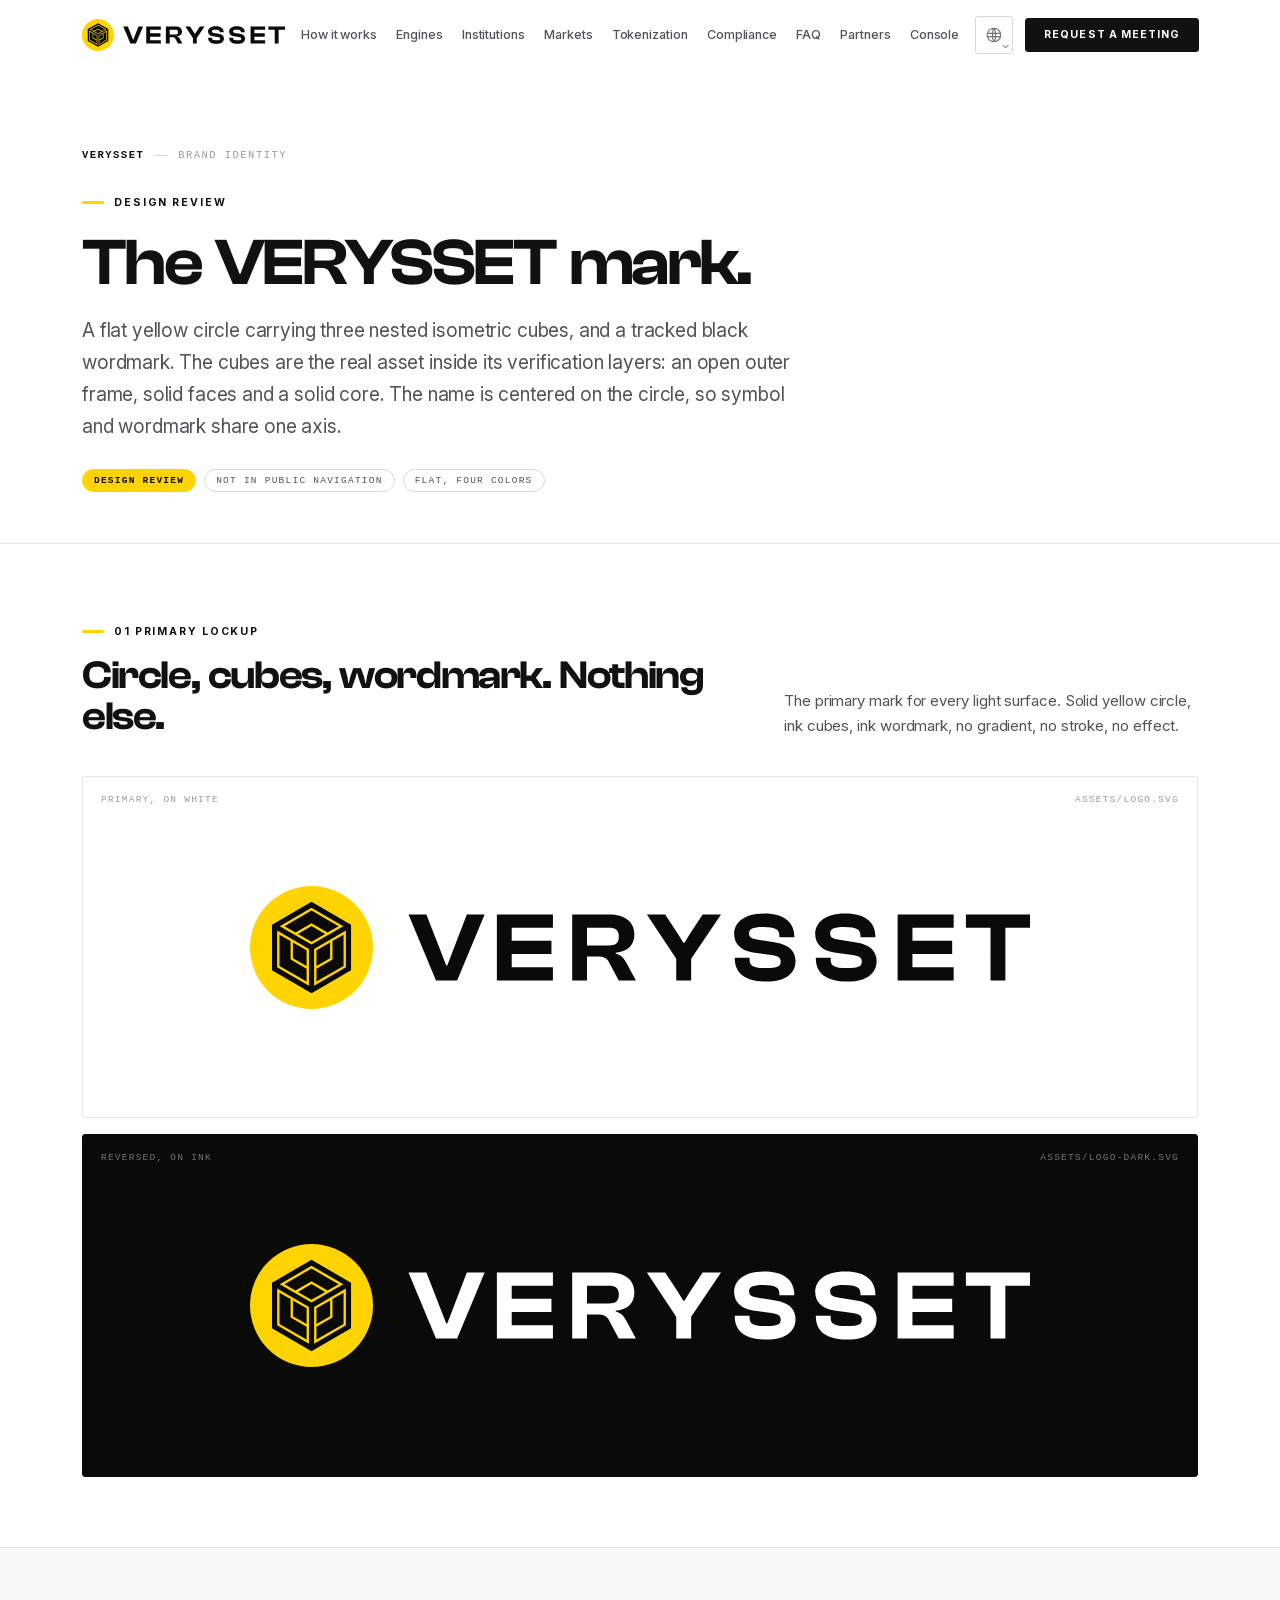
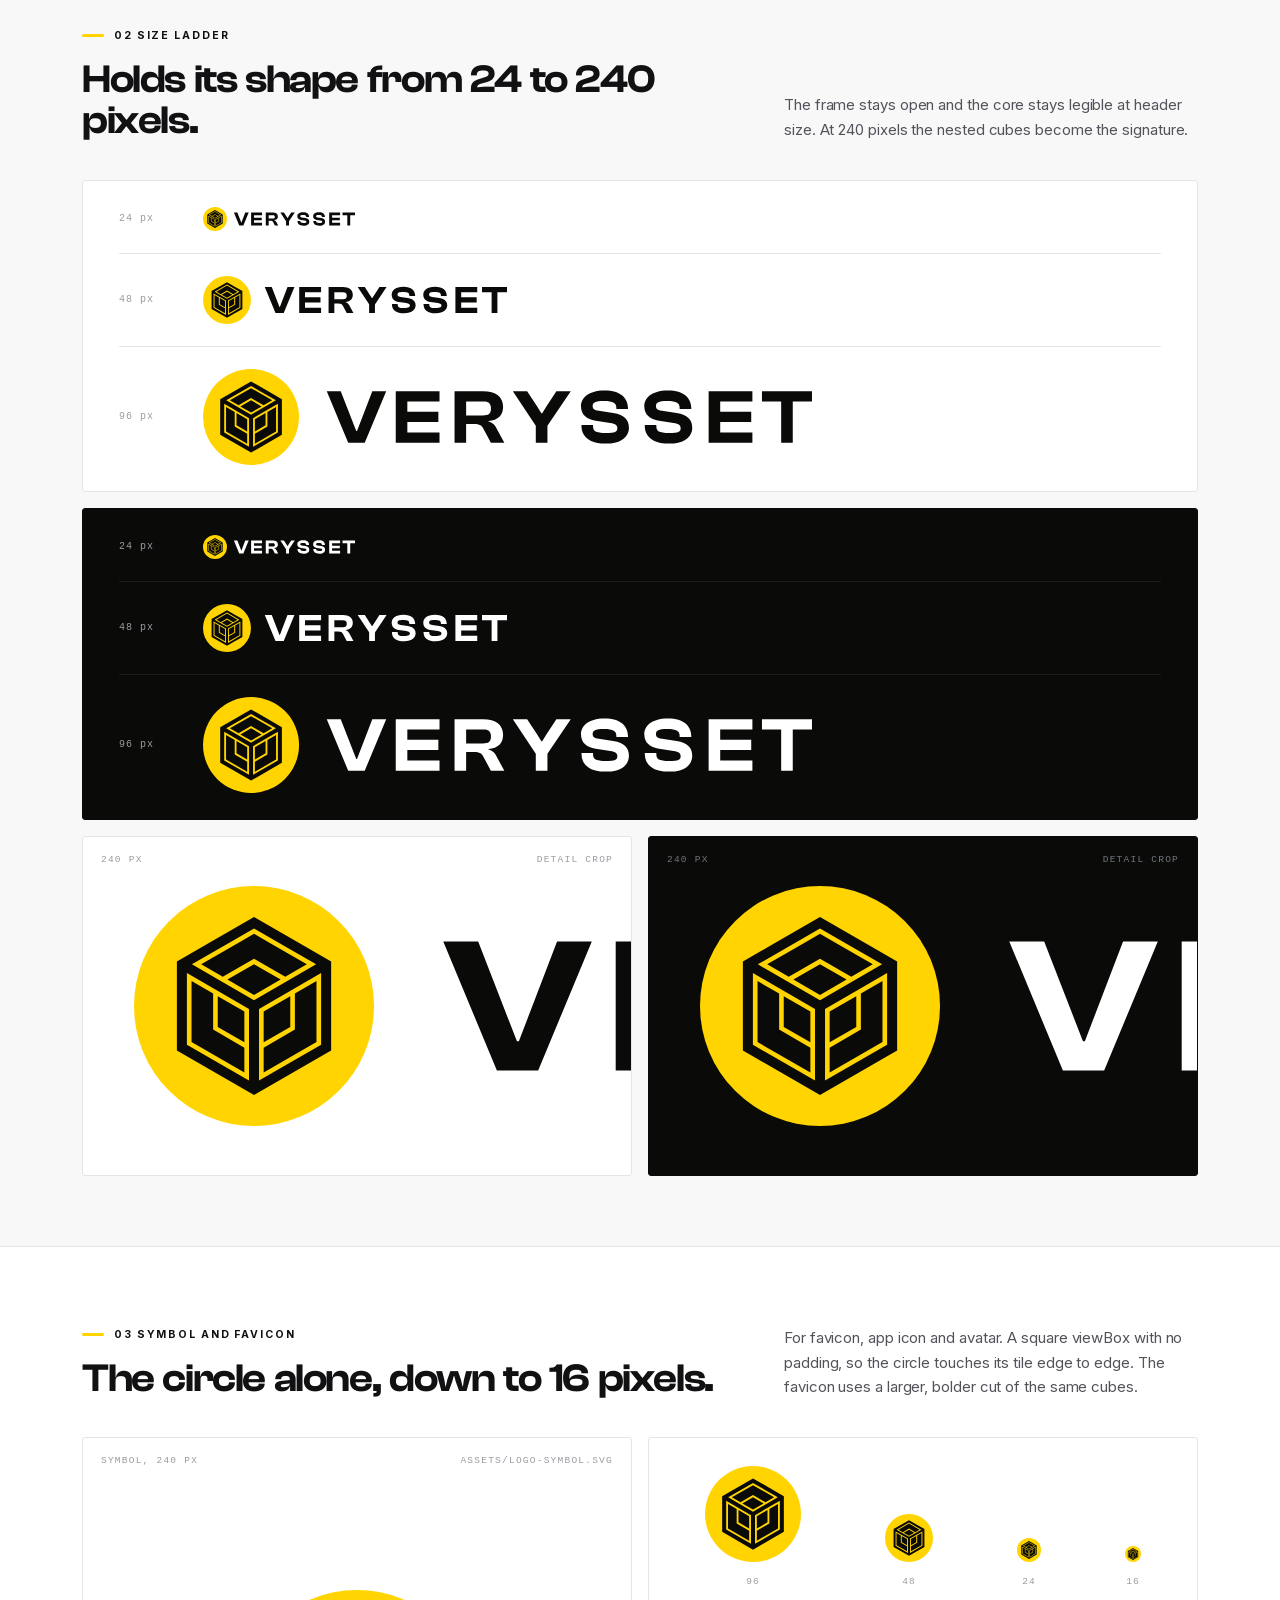
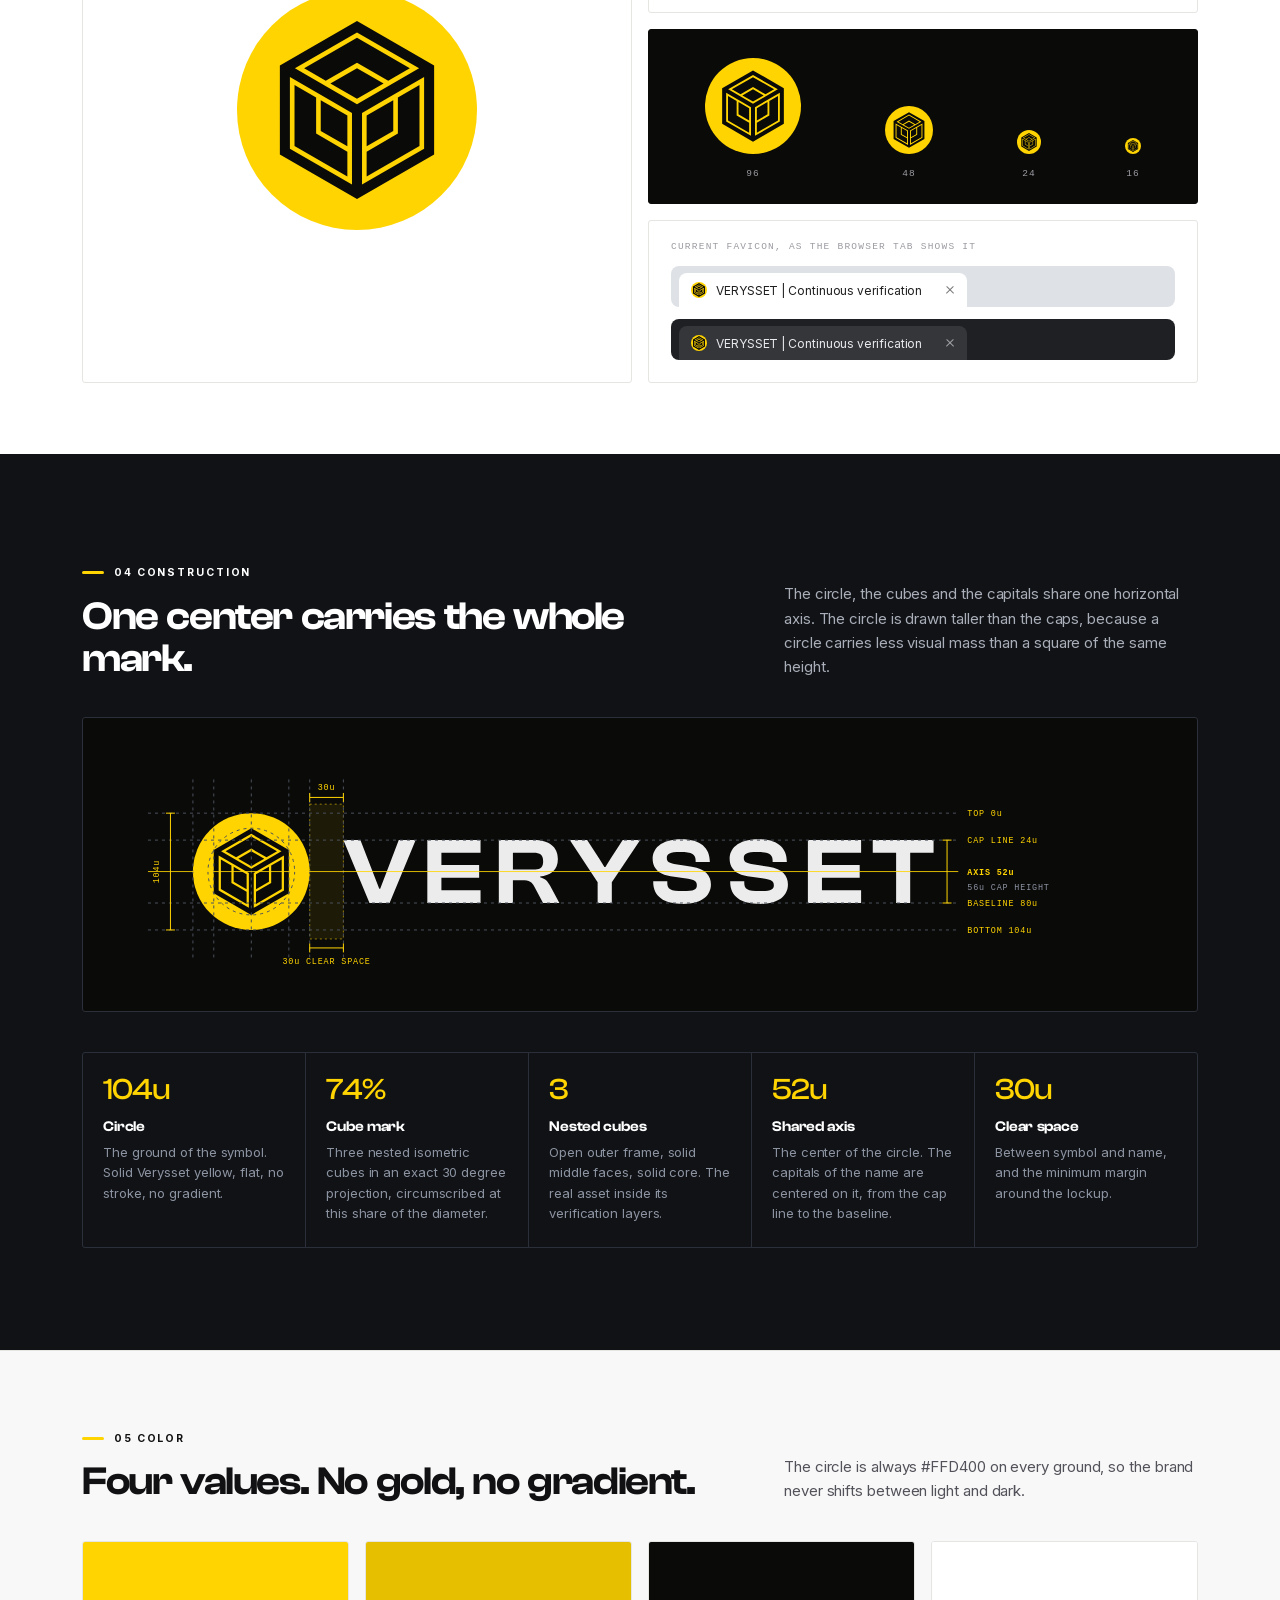
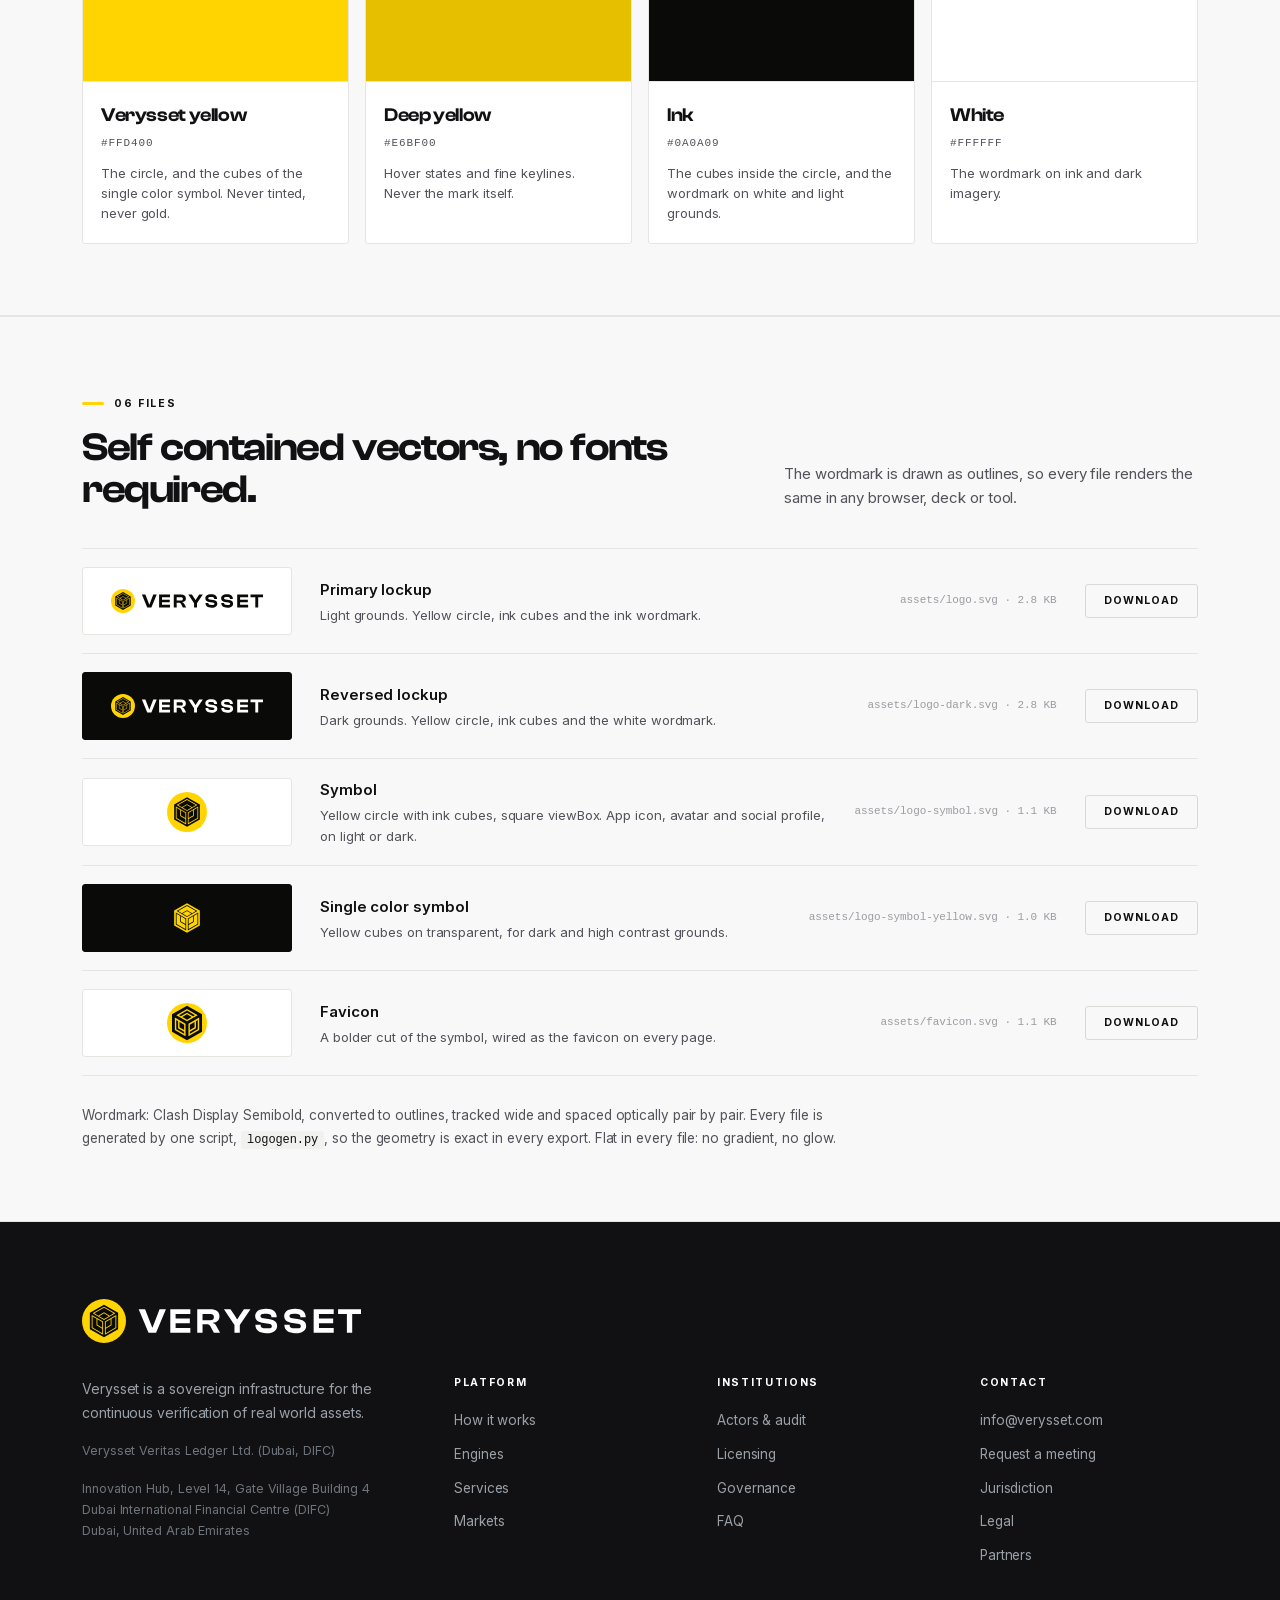
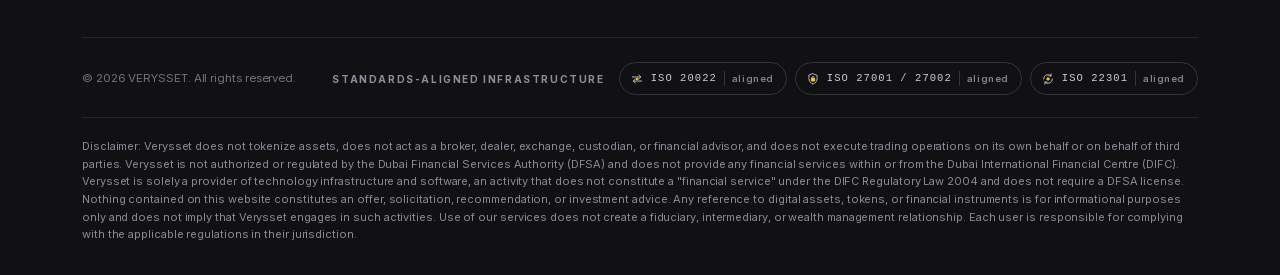
<file: logo.html>
<!DOCTYPE html><html lang="en"><head><meta charset="utf-8">
<meta name="viewport" content="width=device-width,initial-scale=1">
<title data-i18n="logo-review-verysset.5e9c">Logo review | Verysset</title>
<meta name="description" content="Design review of the VERYSSET identity: primary lockup, reversed lockup, symbol, favicon and construction.">
<meta name="robots" content="noindex,nofollow">
<meta name="theme-color" content="#ffffff">
<meta property="og:title" content="Logo review | Verysset">
<meta property="og:description" content="Design review of the VERYSSET identity: primary lockup, reversed lockup, symbol, favicon and construction.">
<meta property="og:type" content="website">
<meta name="twitter:card" content="summary_large_image">
<link rel="icon" type="image/svg+xml" href="assets/favicon.svg?v=3">
<link rel="preload" href="assets/fonts/ClashDisplay-Medium.otf" as="font" type="font/otf" crossorigin>
<link rel="preload" href="assets/fonts/ClashDisplay-Semibold.otf" as="font" type="font/otf" crossorigin>
<link rel="preload" href="assets/fonts/Inter-Variable.ttf" as="font" type="font/ttf" crossorigin>
<link rel="stylesheet" href="assets/site.css">
</head><body>
<a class="skip" href="#main" data-i18n="skip-to-content.b582">Skip to content</a>
<div class="pbar" aria-hidden="true"></div>
<header class="nav" id="nav"><div class="nrow">
<a class="brand" href="index.html" aria-label="Verysset home"><img class="blogo" src="assets/logo.svg" alt="Verysset" width="203" height="32" decoding="async"></a>
<nav class="nmenu" aria-label="Primary"><a href="how-it-works.html" data-i18n="how-it-works.9ffd">How it works</a><a href="engines.html" data-i18n="engines.b61d">Engines</a><a href="institutions.html" data-i18n="institutions.2c9d">Institutions</a><a href="markets.html" data-i18n="markets.52c3">Markets</a><a href="tokenization.html" data-i18n="tokenization.4d61">Tokenization</a><a href="compliance.html" data-i18n="compliance.9c04">Compliance</a><a href="faq.html" data-i18n="faq.1fe9">FAQ</a><a href="partners.html" data-i18n="partners.fd6d">Partners</a><a href="https://app.verysset.com/panel" data-noi18n>Console</a></nav>
<div class="nact"><div class="lang" data-noi18n><button type="button" id="langsel" class="lbtn" title="Language" aria-label="Language" aria-haspopup="listbox" aria-expanded="false" aria-controls="langlist"><svg class="lgi" viewBox="0 0 24 24" width="18" height="18" aria-hidden="true" focusable="false"><path d="M12 3a9 9 0 1 0 0 18 9 9 0 0 0 0-18M3.3 9.8h17.4M3.3 14.2h17.4M12 3c2.6 2.6 2.6 15.4 0 18-2.6-2.6-2.6-15.4 0-18"/></svg><svg class="lchev" viewBox="0 0 8 5" width="7" height="5" aria-hidden="true" focusable="false"><path d="M1 1.1 4 3.9 7 1.1"/></svg></button><ul class="lmenu" id="langlist" role="listbox" aria-label="Language" tabindex="-1"><li role="option" id="lopt-en" data-lang="en" lang="en" aria-selected="true"><svg class="lck" viewBox="0 0 16 16" width="13" height="13" aria-hidden="true" focusable="false"><path d="M3.4 8.6 6.5 11.6 12.6 4.6"/></svg><span class="lnm">English</span></li><li role="option" id="lopt-es" data-lang="es" lang="es" aria-selected="false"><svg class="lck" viewBox="0 0 16 16" width="13" height="13" aria-hidden="true" focusable="false"><path d="M3.4 8.6 6.5 11.6 12.6 4.6"/></svg><span class="lnm">Español</span></li><li role="option" id="lopt-pt" data-lang="pt" lang="pt" aria-selected="false"><svg class="lck" viewBox="0 0 16 16" width="13" height="13" aria-hidden="true" focusable="false"><path d="M3.4 8.6 6.5 11.6 12.6 4.6"/></svg><span class="lnm">Português</span></li><li role="option" id="lopt-zh" data-lang="zh" lang="zh" aria-selected="false"><svg class="lck" viewBox="0 0 16 16" width="13" height="13" aria-hidden="true" focusable="false"><path d="M3.4 8.6 6.5 11.6 12.6 4.6"/></svg><span class="lnm">中文</span></li><li role="option" id="lopt-ru" data-lang="ru" lang="ru" aria-selected="false"><svg class="lck" viewBox="0 0 16 16" width="13" height="13" aria-hidden="true" focusable="false"><path d="M3.4 8.6 6.5 11.6 12.6 4.6"/></svg><span class="lnm">Русский</span></li><li role="option" id="lopt-ar" data-lang="ar" lang="ar" aria-selected="false"><svg class="lck" viewBox="0 0 16 16" width="13" height="13" aria-hidden="true" focusable="false"><path d="M3.4 8.6 6.5 11.6 12.6 4.6"/></svg><span class="lnm" dir="rtl">العربية</span></li></ul></div><a class="btn sm" href="contact.html" data-i18n="request-a-meeting.c277">Request a meeting</a>
<button class="burg" id="burg" aria-label="Menu" aria-expanded="false" aria-controls="drawer"><span></span></button></div>
</div><div class="drawer" id="drawer"><a href="index.html" data-i18n="home.8cf0">Home</a><a href="how-it-works.html" data-i18n="how-it-works.9ffd">How it works</a><a href="engines.html" data-i18n="engines.b61d">Engines</a><a href="institutions.html" data-i18n="institutions.2c9d">Institutions</a><a href="markets.html" data-i18n="markets.52c3">Markets</a><a href="tokenization.html" data-i18n="tokenization.4d61">Tokenization</a><a href="compliance.html" data-i18n="compliance.9c04">Compliance</a><a href="faq.html" data-i18n="faq.1fe9">FAQ</a><a href="partners.html" data-i18n="partners.fd6d">Partners</a><a href="https://app.verysset.com/panel" data-noi18n>Console</a><a href="contact.html" data-i18n="contact.bbaf">Contact</a><a class="btn" href="contact.html" data-i18n="request-a-meeting.c277">Request a meeting</a></div></header>
<main id="main"><section class="phead"><div class="wrap"><div class="crumb rv"><b data-i18n="verysset.f3ef">Verysset</b><i></i><span data-i18n="brand-identity.07a6">Brand identity</span></div><span class="eb rv" data-i="1" data-i18n="design-review.ab83">Design review</span><h1 class="rv" data-i="2" style="margin-top:18px" data-i18n="the-verysset-mark.cf7d">The VERYSSET mark.</h1><p class="lede rv" data-i="3" data-i18n="a-flat-yellow-circle-carrying-three-nested.52c6">A flat yellow circle carrying three nested isometric cubes, and a tracked black wordmark. The cubes are the real asset inside its verification layers: an open outer frame, solid faces and a solid core. The name is centered on the circle, so symbol and wordmark share one axis.</p><div class="lgmeta"><span class="lgtag y" data-i18n="design-review.ab83">Design review</span><span class="lgtag" data-i18n="not-in-public-navigation.92a8">Not in public navigation</span><span class="lgtag" data-i18n="flat-four-colors.9772">Flat, four colors</span></div></div></section><section class="sec tight"><div class="wrap"><div class="lghd"><div><span class="eb" data-i18n="01-primary-lockup.01cd">01 Primary lockup</span><h2 data-i18n="circle-cubes-wordmark-nothing-else.8512">Circle, cubes, wordmark. Nothing else.</h2></div><p data-i18n="the-primary-mark-for-every-light-surface.ef56">The primary mark for every light surface. Solid yellow circle, ink cubes, ink wordmark, no gradient, no stroke, no effect.</p></div><figure class="lgplate"><img class="lgbig" src="assets/logo.svg" alt="VERYSSET primary logo on white" width="761" height="120" decoding="async"><figcaption><span data-i18n="primary-on-white.209f">Primary, on white</span><span data-noi18n>assets/logo.svg</span></figcaption></figure><figure class="lgplate dk"><img class="lgbig" src="assets/logo-dark.svg" alt="VERYSSET logo reversed on ink" width="761" height="120" decoding="async"><figcaption><span data-i18n="reversed-on-ink.0faf">Reversed, on ink</span><span data-noi18n>assets/logo-dark.svg</span></figcaption></figure></div></section><section class="sec tight alt"><div class="wrap"><div class="lghd"><div><span class="eb" data-i18n="02-size-ladder.d816">02 Size ladder</span><h2 data-i18n="holds-its-shape-from-24-to-240.0b64">Holds its shape from 24 to 240 pixels.</h2></div><p data-i18n="the-frame-stays-open-and-the-core.e873">The frame stays open and the core stays legible at header size. At 240 pixels the nested cubes become the signature.</p></div><div class="lgladder"><div class="lgcol"><div class="lgrow"><b data-noi18n>24 px</b><img src="assets/logo.svg" alt="VERYSSET logo at 24 pixels" width="152" height="24" decoding="async"></div><div class="lgrow"><b data-noi18n>48 px</b><img src="assets/logo.svg" alt="VERYSSET logo at 48 pixels" width="304" height="48" decoding="async"></div><div class="lgrow"><b data-noi18n>96 px</b><img src="assets/logo.svg" alt="VERYSSET logo at 96 pixels" width="609" height="96" decoding="async"></div></div><div class="lgcol dk"><div class="lgrow"><b data-noi18n>24 px</b><img src="assets/logo-dark.svg" alt="VERYSSET logo at 24 pixels" width="152" height="24" decoding="async"></div><div class="lgrow"><b data-noi18n>48 px</b><img src="assets/logo-dark.svg" alt="VERYSSET logo at 48 pixels" width="304" height="48" decoding="async"></div><div class="lgrow"><b data-noi18n>96 px</b><img src="assets/logo-dark.svg" alt="VERYSSET logo at 96 pixels" width="609" height="96" decoding="async"></div></div></div><div class="lgcrops"><figure class="lgcrop"><img src="assets/logo.svg" alt="VERYSSET logo at 240 pixels, detail" width="1522" height="240" decoding="async"><figcaption><span data-noi18n>240 px</span><span data-i18n="detail-crop.8f3a">Detail crop</span></figcaption></figure><figure class="lgcrop dk"><img src="assets/logo-dark.svg" alt="VERYSSET reversed logo at 240 pixels, detail" width="1522" height="240" decoding="async"><figcaption><span data-noi18n>240 px</span><span data-i18n="detail-crop.8f3a">Detail crop</span></figcaption></figure></div></div></section><section class="sec tight"><div class="wrap"><div class="lghd"><div><span class="eb" data-i18n="03-symbol-and-favicon.4cfc">03 Symbol and favicon</span><h2 data-i18n="the-circle-alone-down-to-16-pixels.928c">The circle alone, down to 16 pixels.</h2></div><p data-i18n="for-favicon-app-icon-and-avatar-a.9737">For favicon, app icon and avatar. A square viewBox with no padding, so the circle touches its tile edge to edge. The favicon uses a larger, bolder cut of the same cubes.</p></div><div class="lgsym"><figure class="lgplate lgsq"><img src="assets/logo-symbol.svg" alt="VERYSSET symbol" width="240" height="240" decoding="async"><figcaption><span data-i18n="symbol-240-px.deeb">Symbol, 240 px</span><span data-noi18n>assets/logo-symbol.svg</span></figcaption></figure><div class="lgsyms"><div class="lgsrow"><figure><img src="assets/logo-symbol.svg" alt="VERYSSET symbol" width="96" height="96" decoding="async"><figcaption data-noi18n>96</figcaption></figure><figure><img src="assets/logo-symbol.svg" alt="VERYSSET symbol" width="48" height="48" decoding="async"><figcaption data-noi18n>48</figcaption></figure><figure><img src="assets/logo-symbol.svg" alt="VERYSSET symbol" width="24" height="24" decoding="async"><figcaption data-noi18n>24</figcaption></figure><figure><img src="assets/logo-symbol.svg" alt="VERYSSET symbol" width="16" height="16" decoding="async"><figcaption data-noi18n>16</figcaption></figure></div><div class="lgsrow dk"><figure><img src="assets/logo-symbol.svg" alt="VERYSSET symbol" width="96" height="96" decoding="async"><figcaption data-noi18n>96</figcaption></figure><figure><img src="assets/logo-symbol.svg" alt="VERYSSET symbol" width="48" height="48" decoding="async"><figcaption data-noi18n>48</figcaption></figure><figure><img src="assets/logo-symbol.svg" alt="VERYSSET symbol" width="24" height="24" decoding="async"><figcaption data-noi18n>24</figcaption></figure><figure><img src="assets/logo-symbol.svg" alt="VERYSSET symbol" width="16" height="16" decoding="async"><figcaption data-noi18n>16</figcaption></figure></div><div class="lgtabs"><span class="lgcap" data-i18n="current-favicon-as-the-browser-tab-shows.8cf0">Current favicon, as the browser tab shows it</span><div class="lgtabbar"><div class="lgtab"><img src="assets/favicon.svg?v=3" alt="" width="16" height="16"><span data-i18n="verysset-continuous-verification.109a">VERYSSET | Continuous verification</span><i aria-hidden="true"></i></div></div><div class="lgtabbar dk"><div class="lgtab"><img src="assets/favicon.svg?v=3" alt="" width="16" height="16"><span data-i18n="verysset-continuous-verification.109a">VERYSSET | Continuous verification</span><i aria-hidden="true"></i></div></div></div></div></div></div></section><section class="sec ink-band"><div class="wrap"><div class="lghd"><div><span class="eb" data-i18n="04-construction.49a4">04 Construction</span><h2 data-i18n="one-center-carries-the-whole-mark.1db5">One center carries the whole mark.</h2></div><p data-i18n="the-circle-the-cubes-and-the-capitals.92c8">The circle, the cubes and the capitals share one horizontal axis. The circle is drawn taller than the caps, because a circle carries less visual mass than a square of the same height.</p></div><figure class="lgcon"><svg viewBox="-64 -50 923.47 192" role="img" aria-label="Construction grid of the VERYSSET logo" data-noi18n><circle cx="52" cy="52" r="52" fill="#FFD400"/><path fill="#0A0A09" fill-rule="evenodd" d="M52 13.41L85.42 32.7L85.42 71.3L52 90.59L18.58 71.3L18.58 32.7Z M52 49.49L78.91 33.96L52 18.42L25.09 33.96Z M65.54 39.36L74.89 33.96L52 20.74L29.11 33.96L38.46 39.36L52 31.55Z M52 47.18L63.53 40.52L52 33.86L40.47 40.52Z M54.17 53.25L81.08 37.72L81.08 68.79L54.17 84.32Z M69.71 46.6L79.07 41.19L79.07 67.63L56.18 80.85L56.18 70.04L69.71 62.23Z M56.18 54.41L67.71 47.75L67.71 61.07L56.18 67.73Z M49.83 53.25L22.92 37.72L22.92 68.79L49.83 84.32Z M34.29 46.6L24.93 41.19L24.93 67.63L47.82 80.85L47.82 70.04L34.29 62.23Z M47.82 54.41L36.29 47.75L36.29 61.07L47.82 67.73Z"/><path fill="#FFFFFF" opacity=".92" d="M175.12 80 198.36 24H183.31L166.76 67.3H165.93L149.13 24H134L157.24 80Z M256.11 80V68.72H221.26V57.43H254.86V46.23H221.26V35.28H256.11V24H208.72V80Z M284.93 80V59.69H293.2C299.72 59.69 301.81 61.11 304.07 65.46L311.76 80H326.3L318.19 64.96C316.1 61.03 314.18 58.35 309.17 57.01V56.35C319.7 55.34 324.96 49.91 324.96 40.8C324.96 30.1 317.11 24 303.31 24H272.39V80ZM284.93 35.28H303.23C309.17 35.28 311.84 37.21 311.84 42.72C311.84 48.57 309.17 50.24 303.23 50.24H284.93Z M372.99 80V61.53L398.24 24H382.69L371.99 40.38L367.31 47.9H366.39L361.71 40.38L351.01 24H335.55L360.37 61.44V80Z M436.33 80.84C454.14 80.84 461.24 72.64 461.24 63.53C461.24 55.84 456.73 49.74 444.19 47.74L428.48 45.23C423.8 44.39 421.96 43.22 421.96 39.96C421.96 36.37 424.72 34.61 433.74 34.61C444.86 34.61 447.62 36.87 447.62 42.22V43.39H460.24V42.89C460.24 31.1 452.21 23.16 435 23.16C416.19 23.16 409.34 32.02 409.34 40.47C409.34 49.58 415.27 54.59 425.3 56.18L441.01 58.44C446.78 59.44 448.7 60.69 448.7 64.12C448.7 67.88 446.36 69.39 436.33 69.39C424.97 69.39 422.38 67.3 422.38 62.11V60.61H409.84V61.11C409.84 74.15 419.37 80.84 436.33 80.84Z M504.89 80.84C522.69 80.84 529.8 72.64 529.8 63.53C529.8 55.84 525.28 49.74 512.74 47.74L497.03 45.23C492.35 44.39 490.51 43.22 490.51 39.96C490.51 36.37 493.27 34.61 502.3 34.61C513.41 34.61 516.17 36.87 516.17 42.22V43.39H528.79V42.89C528.79 31.1 520.77 23.16 503.55 23.16C484.74 23.16 477.89 32.02 477.89 40.47C477.89 49.58 483.83 54.59 493.85 56.18L509.57 58.44C515.34 59.44 517.26 60.69 517.26 64.12C517.26 67.88 514.92 69.39 504.89 69.39C493.52 69.39 490.93 67.3 490.93 62.11V60.61H478.39V61.11C478.39 74.15 487.92 80.84 504.89 80.84Z M594.95 80V68.72H560.09V57.43H593.69V46.23H560.09V35.28H594.95V24H547.56V80Z M638.66 80V35.28H659.47V24H605.31V35.28H626.12V80Z"/><rect class="cs" x="104" y="-8" width="30" height="120"/><circle class="gl" cx="52" cy="52" r="38.59"/><line class="gl" x1="0" y1="-30" x2="0" y2="132"/><line class="gl" x1="18.58" y1="-30" x2="18.58" y2="132"/><line class="gl" x1="52" y1="-30" x2="52" y2="132"/><line class="gl" x1="85.42" y1="-30" x2="85.42" y2="132"/><line class="gl" x1="104" y1="-30" x2="104" y2="132"/><line class="gl" x1="134" y1="-30" x2="134" y2="132"/><line class="gl" x1="-40" y1="0" x2="681.47" y2="0"/><text x="689.47" y="2.8">TOP  0u</text><line class="gl" x1="-40" y1="24" x2="681.47" y2="24"/><text x="689.47" y="26.8">CAP LINE  24u</text><line class="gl key" x1="-40" y1="52" x2="681.47" y2="52"/><text x="689.47" y="54.8" class="k">AXIS  52u</text><line class="gl" x1="-40" y1="80" x2="681.47" y2="80"/><text x="689.47" y="82.8">BASELINE  80u</text><line class="gl" x1="-40" y1="104" x2="681.47" y2="104"/><text x="689.47" y="106.8">BOTTOM  104u</text><path class="dm" d="M-20 0V104M-24 0H-16M-24 104H-16"/><text x="-30" y="52" text-anchor="middle" transform="rotate(-90 -30 52)">104u</text><path class="dm" d="M104 -14H134M104 -18V-10M134 -18V-10"/><text x="119" y="-21" text-anchor="middle">30u</text><path class="dm" d="M104 120H134M104 116V124M134 116V124"/><text x="119" y="134" text-anchor="middle">30u CLEAR SPACE</text><path class="dm" d="M671.47 24V80M667.47 24H675.47M667.47 80H675.47"/><text x="689.47" y="68.8" class="m">56u CAP HEIGHT</text></svg></figure><ul class="lgrules"><li><b data-noi18n>104u</b><h3 data-i18n="circle.3095">Circle</h3><p data-i18n="the-ground-of-the-symbol-solid-verysset.150c">The ground of the symbol. Solid Verysset yellow, flat, no stroke, no gradient.</p></li><li><b data-noi18n>74%</b><h3 data-i18n="cube-mark.c9e5">Cube mark</h3><p data-i18n="three-nested-isometric-cubes-in-an-exact.30cc">Three nested isometric cubes in an exact 30 degree projection, circumscribed at this share of the diameter.</p></li><li><b data-noi18n>3</b><h3 data-i18n="nested-cubes.9a37">Nested cubes</h3><p data-i18n="open-outer-frame-solid-middle-faces-solid.2254">Open outer frame, solid middle faces, solid core. The real asset inside its verification layers.</p></li><li><b data-noi18n>52u</b><h3 data-i18n="shared-axis.4e69">Shared axis</h3><p data-i18n="the-center-of-the-circle-the-capitals.1791">The center of the circle. The capitals of the name are centered on it, from the cap line to the baseline.</p></li><li><b data-noi18n>30u</b><h3 data-i18n="clear-space.6c09">Clear space</h3><p data-i18n="between-symbol-and-name-and-the-minimum.0ca6">Between symbol and name, and the minimum margin around the lockup.</p></li></ul></div></section><section class="sec tight alt"><div class="wrap"><div class="lghd"><div><span class="eb" data-i18n="05-color.0576">05 Color</span><h2 data-i18n="four-values-no-gold-no-gradient.cc4c">Four values. No gold, no gradient.</h2></div><p data-i18n="the-circle-is-always-ffd400-on-every.a438">The circle is always #FFD400 on every ground, so the brand never shifts between light and dark.</p></div><div class="lgswg"><div class="lgsw"><i style="background:#FFD400"></i><div><b data-i18n="verysset-yellow.b187">Verysset yellow</b><code data-noi18n>#FFD400</code><p data-i18n="the-circle-and-the-cubes-of-the.c993">The circle, and the cubes of the single color symbol. Never tinted, never gold.</p></div></div><div class="lgsw"><i style="background:#E6BF00"></i><div><b data-i18n="deep-yellow.da4e">Deep yellow</b><code data-noi18n>#E6BF00</code><p data-i18n="hover-states-and-fine-keylines-never-the.fc22">Hover states and fine keylines. Never the mark itself.</p></div></div><div class="lgsw"><i style="background:#0A0A09"></i><div><b data-i18n="ink.2bf0">Ink</b><code data-noi18n>#0A0A09</code><p data-i18n="the-cubes-inside-the-circle-and-the.24e8">The cubes inside the circle, and the wordmark on white and light grounds.</p></div></div><div class="lgsw"><i style="background:#FFFFFF"></i><div><b data-i18n="white.25a8">White</b><code data-noi18n>#FFFFFF</code><p data-i18n="the-wordmark-on-ink-and-dark-imagery.b2f9">The wordmark on ink and dark imagery.</p></div></div></div></div></section><section class="sec tight alt"><div class="wrap"><div class="lghd"><div><span class="eb" data-i18n="06-files.c4d2">06 Files</span><h2 data-i18n="self-contained-vectors-no-fonts-required.c835">Self contained vectors, no fonts required.</h2></div><p data-i18n="the-wordmark-is-drawn-as-outlines-so.9192">The wordmark is drawn as outlines, so every file renders the same in any browser, deck or tool.</p></div><ul class="lgfiles"><li><span class="lgfi"><img src="assets/logo.svg" alt="" width="152" height="24" decoding="async"></span><div><b data-i18n="primary-lockup.2beb">Primary lockup</b><p data-i18n="light-grounds-yellow-circle-ink-cubes-and.1f78">Light grounds. Yellow circle, ink cubes and the ink wordmark.</p></div><code data-noi18n>assets/logo.svg &middot; 2.8 KB</code><a class="btn gh sm" href="assets/logo.svg" download data-i18n="download.801a">Download</a></li><li><span class="lgfi dk"><img src="assets/logo-dark.svg" alt="" width="152" height="24" decoding="async"></span><div><b data-i18n="reversed-lockup.cfc0">Reversed lockup</b><p data-i18n="dark-grounds-yellow-circle-ink-cubes-and.4830">Dark grounds. Yellow circle, ink cubes and the white wordmark.</p></div><code data-noi18n>assets/logo-dark.svg &middot; 2.8 KB</code><a class="btn gh sm" href="assets/logo-dark.svg" download data-i18n="download.801a">Download</a></li><li><span class="lgfi"><img src="assets/logo-symbol.svg" alt="" width="40" height="40" decoding="async"></span><div><b data-i18n="symbol.02c8">Symbol</b><p data-i18n="yellow-circle-with-ink-cubes-square-viewbox.75ee">Yellow circle with ink cubes, square viewBox. App icon, avatar and social profile, on light or dark.</p></div><code data-noi18n>assets/logo-symbol.svg &middot; 1.1 KB</code><a class="btn gh sm" href="assets/logo-symbol.svg" download data-i18n="download.801a">Download</a></li><li><span class="lgfi dk"><img src="assets/logo-symbol-yellow.svg" alt="" width="40" height="40" decoding="async"></span><div><b data-i18n="single-color-symbol.f853">Single color symbol</b><p data-i18n="yellow-cubes-on-transparent-for-dark-and.d481">Yellow cubes on transparent, for dark and high contrast grounds.</p></div><code data-noi18n>assets/logo-symbol-yellow.svg &middot; 1.0 KB</code><a class="btn gh sm" href="assets/logo-symbol-yellow.svg" download data-i18n="download.801a">Download</a></li><li><span class="lgfi"><img src="assets/favicon.svg" alt="" width="40" height="40" decoding="async"></span><div><b data-i18n="favicon.49e9">Favicon</b><p data-i18n="a-bolder-cut-of-the-symbol-wired.3b52">A bolder cut of the symbol, wired as the favicon on every page.</p></div><code data-noi18n>assets/favicon.svg &middot; 1.1 KB</code><a class="btn gh sm" href="assets/favicon.svg" download data-i18n="download.801a">Download</a></li></ul><p class="lgnote"><span data-i18n="wordmark-clash-display-semibold-converted-to-o.5008">Wordmark: Clash Display Semibold, converted to outlines, tracked wide and spaced optically pair by pair. Every file is generated by one script,</span> <code data-noi18n>logogen.py</code><span data-i18n="so-the-geometry-is-exact-in-every.0ce6">, so the geometry is exact in every export. Flat in every file: no gradient, no glow.</span></p></div></section></main>
<footer><div class="wrap">
<a class="brand" href="index.html" aria-label="Verysset home"><img class="blogo" src="assets/logo-dark.svg" alt="Verysset" width="279" height="44" decoding="async"></a>
<div class="fgrid"><div>
<p data-i18n="verysset-is-a-sovereign-infrastructure-for-the.cd8a">Verysset is a sovereign infrastructure for the continuous verification of real world assets.</p>
<p class="ents" data-i18n="verysset-veritas-ledger-ltd-dubai-difc.c2dd">Verysset Veritas Ledger Ltd. (Dubai, DIFC)</p>
<p class="ents"><span data-i18n="innovation-hub-level-14-gate-village-building.98c8">Innovation Hub, Level 14, Gate Village Building 4</span><br><span data-i18n="dubai-international-financial-centre-difc.e6d9">Dubai International Financial Centre (DIFC)</span><br><span data-i18n="dubai-united-arab-emirates.79f7">Dubai, United Arab Emirates</span></p></div>
<div class="fcol"><h5 data-i18n="platform.419f">Platform</h5><a href="how-it-works.html" data-i18n="how-it-works.9ffd">How it works</a><a href="engines.html" data-i18n="engines.b61d">Engines</a><a href="how-it-works.html#services" data-i18n="services.992a">Services</a><a href="markets.html" data-i18n="markets.52c3">Markets</a></div>
<div class="fcol"><h5 data-i18n="institutions.2c9d">Institutions</h5><a href="institutions.html" data-i18n="actors-audit.a14d">Actors &amp; audit</a><a href="compliance.html#licensing" data-i18n="licensing.0b9c">Licensing</a><a href="compliance.html#governance" data-i18n="governance.5a93">Governance</a><a href="faq.html" data-i18n="faq.1fe9">FAQ</a></div>
<div class="fcol"><h5 data-i18n="contact.bbaf">Contact</h5><a href="mailto:info@verysset.com" data-i18n="info-verysset-com.39fa">info@verysset.com</a><a href="contact.html" data-i18n="request-a-meeting.c277">Request a meeting</a><a href="compliance.html#jurisdiction" data-i18n="jurisdiction.a151">Jurisdiction</a><a href="compliance.html" data-i18n="legal.a10a">Legal</a><a href="partners.html" data-i18n="partners.fd6d">Partners</a></div>
</div>
<div class="fbot"><span class="fcopy" data-i18n="2026-verysset-all-rights-reserved.677c">&copy; 2026 VERYSSET. All rights reserved.</span>
<div class="fstd"><span class="fstdl" data-i18n="standards-aligned-infrastructure.61ca">Standards-aligned infrastructure</span><ul class="fbadges" aria-label="Standards-aligned infrastructure: ISO 20022, ISO 27001, ISO 27002, ISO 22301"><li class="fbadge"><svg class="fbi" viewBox="0 0 24 24" aria-hidden="true" focusable="false"><title>Interoperability</title><path d="M4 8.5h14M15 5l3.5 3.5L15 12M20 15.5H6M9 12l-3.5 3.5L9 19"/><circle class="acf" cx="12" cy="12" r="1.6"/></svg><span data-i18n="iso-20022.1f66">ISO 20022</span><small data-i18n="aligned.165f">aligned</small></li><li class="fbadge"><svg class="fbi" viewBox="0 0 24 24" aria-hidden="true" focusable="false"><title>Information security</title><path d="M12 3l7 2.8v5.4c0 4.3-2.9 7.9-7 9.6-4.1-1.7-7-5.3-7-9.6V5.8z"/><rect class="acf" x="9" y="11" width="6" height="4.6" rx="1"/><path d="M10.2 11V9.6a1.8 1.8 0 0 1 3.6 0V11"/></svg><span data-i18n="iso-27001-27002.c48b">ISO 27001 / 27002</span><small data-i18n="aligned.165f">aligned</small></li><li class="fbadge"><svg class="fbi" viewBox="0 0 24 24" aria-hidden="true" focusable="false"><title>Business continuity</title><path d="M19.5 12a7.5 7.5 0 0 1-12.8 5.3M4.5 12a7.5 7.5 0 0 1 12.8-5.3"/><path d="M17.3 3.1v3.6h-3.6M6.7 20.9v-3.6h3.6"/><circle class="acf" cx="12" cy="12" r="2"/></svg><span data-i18n="iso-22301.76e7">ISO 22301</span><small data-i18n="aligned.165f">aligned</small></li></ul></div></div>
<div class="fdisc" lang="en" dir="ltr" data-noi18n><p>Disclaimer: Verysset does not tokenize assets, does not act as a broker, dealer, exchange, custodian, or financial advisor, and does not execute trading operations on its own behalf or on behalf of third parties. Verysset is not authorized or regulated by the Dubai Financial Services Authority (DFSA) and does not provide any financial services within or from the Dubai International Financial Centre (DIFC). Verysset is solely a provider of technology infrastructure and software, an activity that does not constitute a &quot;financial service&quot; under the DIFC Regulatory Law 2004 and does not require a DFSA license. Nothing contained on this website constitutes an offer, solicitation, recommendation, or investment advice. Any reference to digital assets, tokens, or financial instruments is for informational purposes only and does not imply that Verysset engages in such activities. Use of our services does not create a fiduciary, intermediary, or wealth management relationship. Each user is responsible for complying with the applicable regulations in their jurisdiction.</p></div>
</div></footer>
<button class="ttop" aria-label="Back to top"><svg viewBox="0 0 24 24" aria-hidden="true"><path d="M12 19V5m-7 7 7-7 7 7"/></svg></button>
<script src="assets/site.js"></script>
</body></html>
</file>
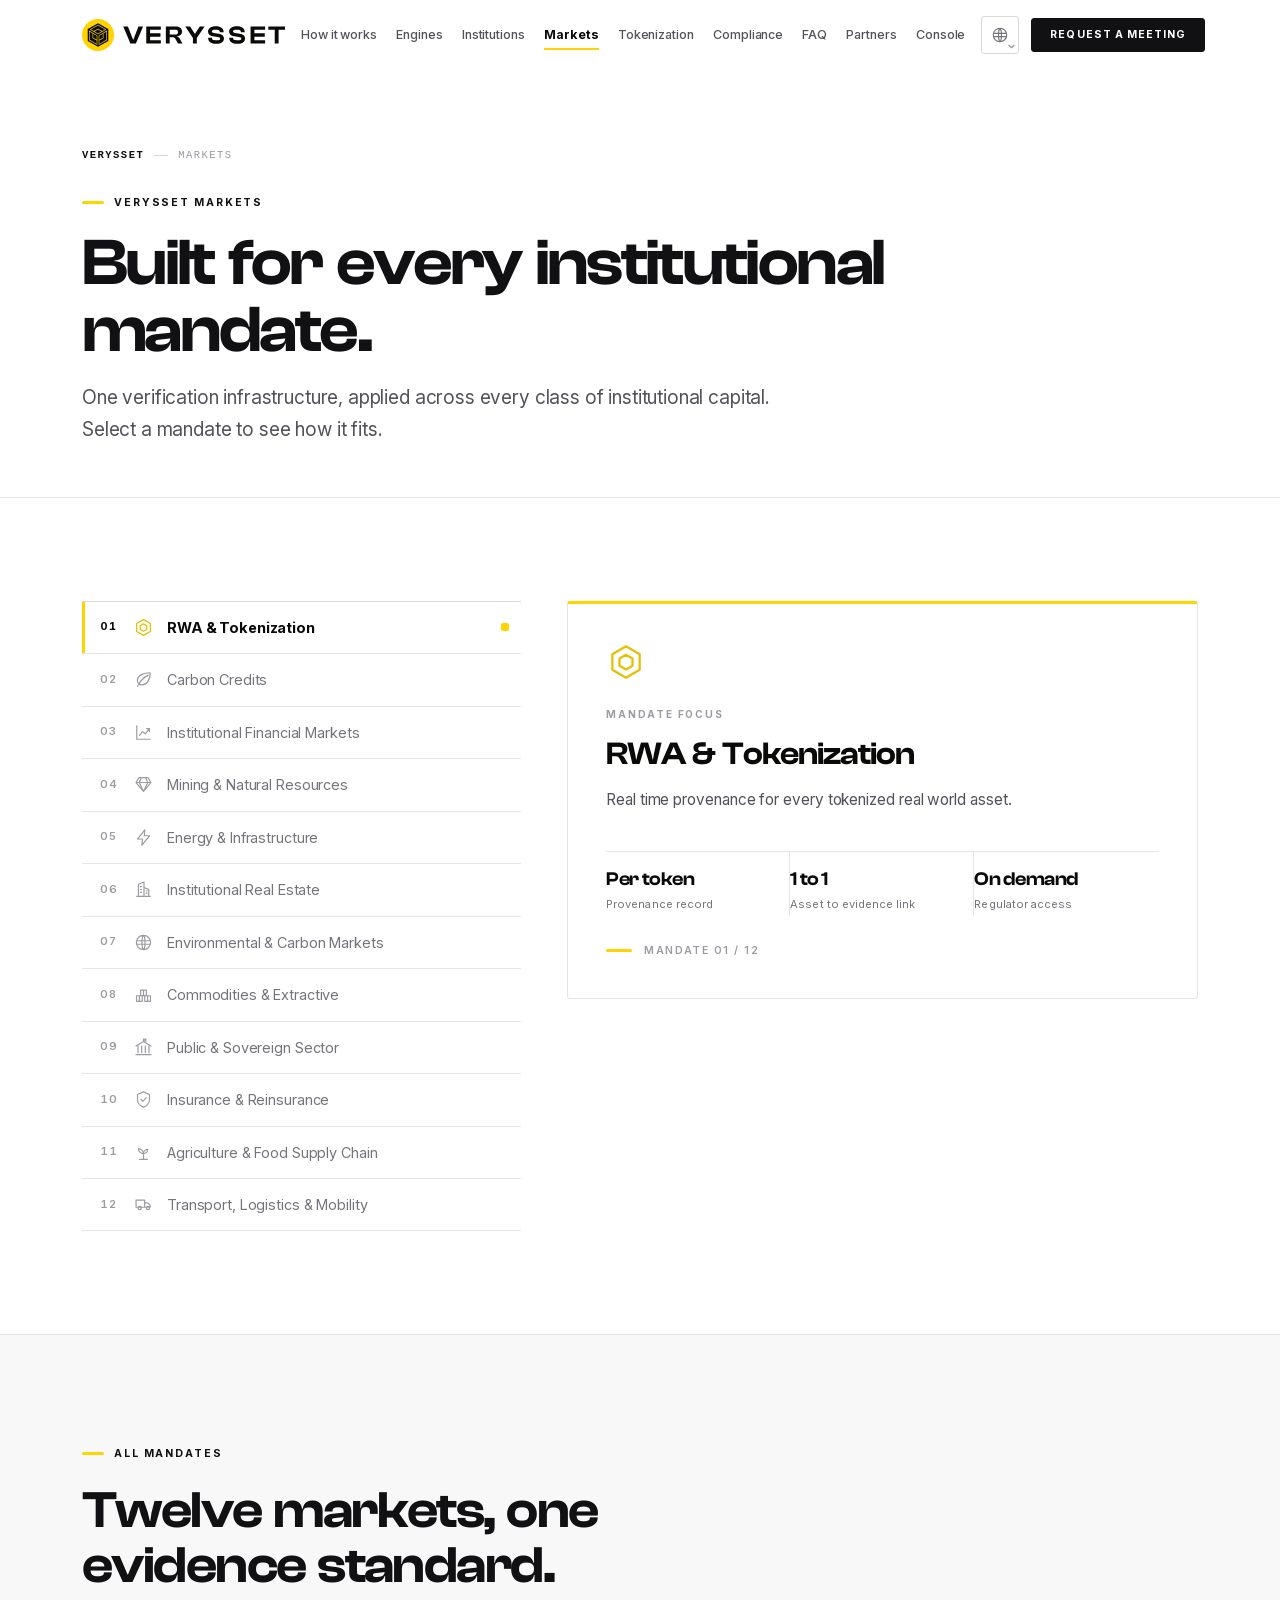
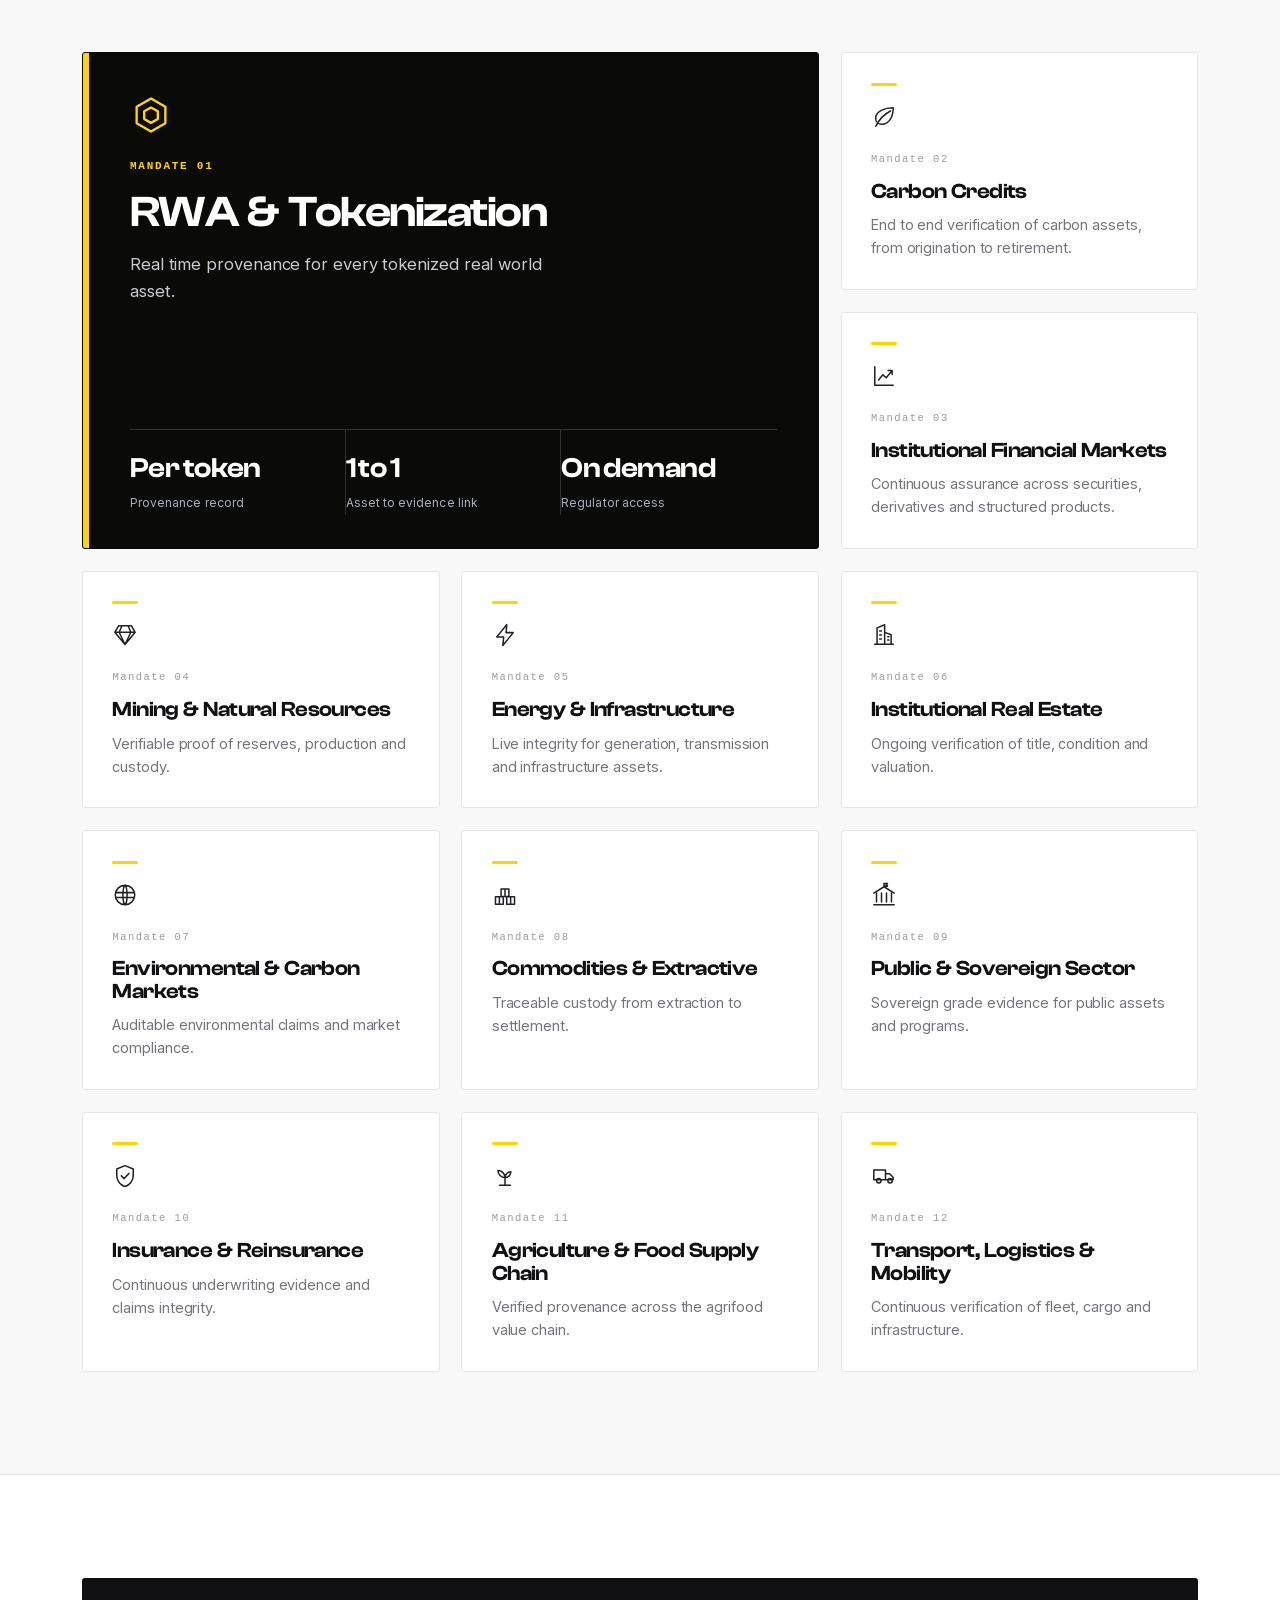
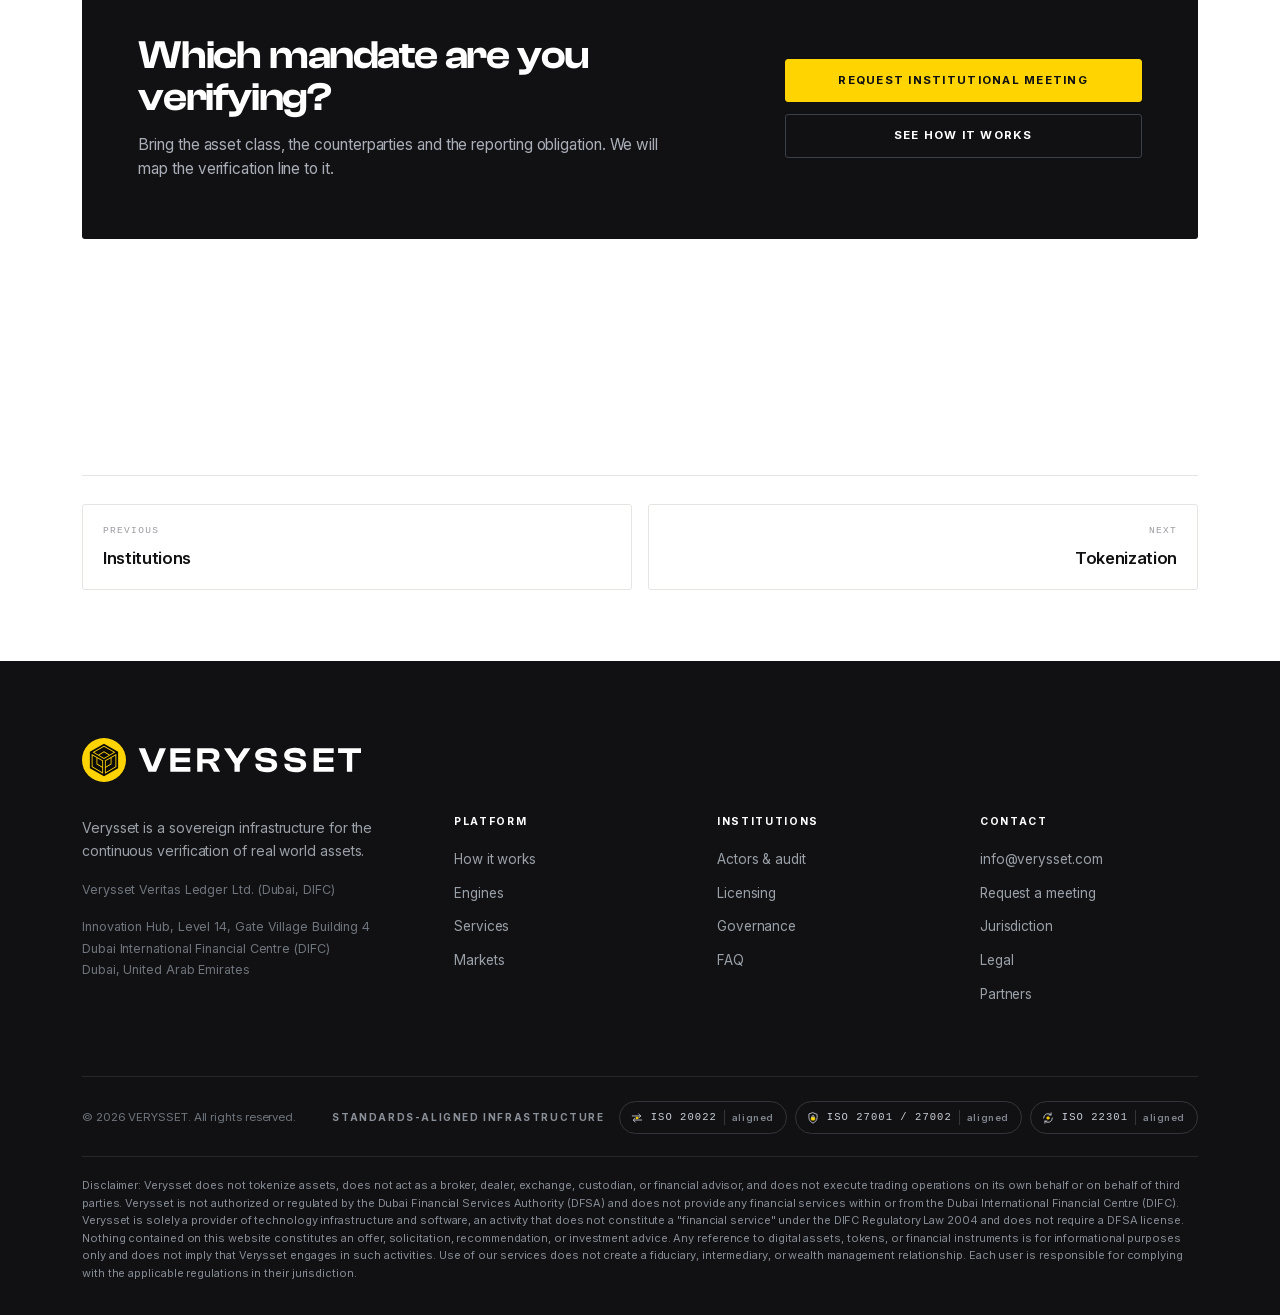
<file: markets.html>
<!DOCTYPE html><html lang="en"><head><meta charset="utf-8">
<meta name="viewport" content="width=device-width,initial-scale=1">
<title data-i18n="markets-verysset.9ab3">Markets | Verysset</title>
<meta name="description" content="Twelve institutional mandates covered by one verification infrastructure, from carbon credits to transport and mobility.">
<meta name="theme-color" content="#ffffff">
<meta property="og:title" content="Markets | Verysset">
<meta property="og:description" content="Twelve institutional mandates covered by one verification infrastructure, from carbon credits to transport and mobility.">
<meta property="og:type" content="website">
<meta name="twitter:card" content="summary_large_image">
<link rel="icon" type="image/svg+xml" href="assets/favicon.svg?v=3">
<link rel="preload" href="assets/fonts/ClashDisplay-Medium.otf" as="font" type="font/otf" crossorigin>
<link rel="preload" href="assets/fonts/ClashDisplay-Semibold.otf" as="font" type="font/otf" crossorigin>
<link rel="preload" href="assets/fonts/Inter-Variable.ttf" as="font" type="font/ttf" crossorigin>
<link rel="stylesheet" href="assets/site.css">
</head><body>
<a class="skip" href="#main" data-i18n="skip-to-content.b582">Skip to content</a>
<div class="pbar" aria-hidden="true"></div>
<header class="nav" id="nav"><div class="nrow">
<a class="brand" href="index.html" aria-label="Verysset home"><img class="blogo" src="assets/logo.svg" alt="Verysset" width="203" height="32" decoding="async"></a>
<nav class="nmenu" aria-label="Primary"><a href="how-it-works.html" data-i18n="how-it-works.9ffd">How it works</a><a href="engines.html" data-i18n="engines.b61d">Engines</a><a href="institutions.html" data-i18n="institutions.2c9d">Institutions</a><a href="markets.html" class="cur" aria-current="page" data-i18n="markets.52c3">Markets</a><a href="tokenization.html" data-i18n="tokenization.4d61">Tokenization</a><a href="compliance.html" data-i18n="compliance.9c04">Compliance</a><a href="faq.html" data-i18n="faq.1fe9">FAQ</a><a href="partners.html" data-i18n="partners.fd6d">Partners</a><a href="https://app.verysset.com/panel" data-noi18n>Console</a></nav>
<div class="nact"><div class="lang" data-noi18n><button type="button" id="langsel" class="lbtn" title="Language" aria-label="Language" aria-haspopup="listbox" aria-expanded="false" aria-controls="langlist"><svg class="lgi" viewBox="0 0 24 24" width="18" height="18" aria-hidden="true" focusable="false"><path d="M12 3a9 9 0 1 0 0 18 9 9 0 0 0 0-18M3.3 9.8h17.4M3.3 14.2h17.4M12 3c2.6 2.6 2.6 15.4 0 18-2.6-2.6-2.6-15.4 0-18"/></svg><svg class="lchev" viewBox="0 0 8 5" width="7" height="5" aria-hidden="true" focusable="false"><path d="M1 1.1 4 3.9 7 1.1"/></svg></button><ul class="lmenu" id="langlist" role="listbox" aria-label="Language" tabindex="-1"><li role="option" id="lopt-en" data-lang="en" lang="en" aria-selected="true"><svg class="lck" viewBox="0 0 16 16" width="13" height="13" aria-hidden="true" focusable="false"><path d="M3.4 8.6 6.5 11.6 12.6 4.6"/></svg><span class="lnm">English</span></li><li role="option" id="lopt-es" data-lang="es" lang="es" aria-selected="false"><svg class="lck" viewBox="0 0 16 16" width="13" height="13" aria-hidden="true" focusable="false"><path d="M3.4 8.6 6.5 11.6 12.6 4.6"/></svg><span class="lnm">Español</span></li><li role="option" id="lopt-pt" data-lang="pt" lang="pt" aria-selected="false"><svg class="lck" viewBox="0 0 16 16" width="13" height="13" aria-hidden="true" focusable="false"><path d="M3.4 8.6 6.5 11.6 12.6 4.6"/></svg><span class="lnm">Português</span></li><li role="option" id="lopt-zh" data-lang="zh" lang="zh" aria-selected="false"><svg class="lck" viewBox="0 0 16 16" width="13" height="13" aria-hidden="true" focusable="false"><path d="M3.4 8.6 6.5 11.6 12.6 4.6"/></svg><span class="lnm">中文</span></li><li role="option" id="lopt-ru" data-lang="ru" lang="ru" aria-selected="false"><svg class="lck" viewBox="0 0 16 16" width="13" height="13" aria-hidden="true" focusable="false"><path d="M3.4 8.6 6.5 11.6 12.6 4.6"/></svg><span class="lnm">Русский</span></li><li role="option" id="lopt-ar" data-lang="ar" lang="ar" aria-selected="false"><svg class="lck" viewBox="0 0 16 16" width="13" height="13" aria-hidden="true" focusable="false"><path d="M3.4 8.6 6.5 11.6 12.6 4.6"/></svg><span class="lnm" dir="rtl">العربية</span></li></ul></div><a class="btn sm" href="contact.html" data-i18n="request-a-meeting.c277">Request a meeting</a>
<button class="burg" id="burg" aria-label="Menu" aria-expanded="false" aria-controls="drawer"><span></span></button></div>
</div><div class="drawer" id="drawer"><a href="index.html" data-i18n="home.8cf0">Home</a><a href="how-it-works.html" data-i18n="how-it-works.9ffd">How it works</a><a href="engines.html" data-i18n="engines.b61d">Engines</a><a href="institutions.html" data-i18n="institutions.2c9d">Institutions</a><a href="markets.html" class="cur" aria-current="page" data-i18n="markets.52c3">Markets</a><a href="tokenization.html" data-i18n="tokenization.4d61">Tokenization</a><a href="compliance.html" data-i18n="compliance.9c04">Compliance</a><a href="faq.html" data-i18n="faq.1fe9">FAQ</a><a href="partners.html" data-i18n="partners.fd6d">Partners</a><a href="https://app.verysset.com/panel" data-noi18n>Console</a><a href="contact.html" data-i18n="contact.bbaf">Contact</a><a class="btn" href="contact.html" data-i18n="request-a-meeting.c277">Request a meeting</a></div></header>
<main id="main"><section class="phead"><div class="wrap"><div class="crumb rv"><b data-i18n="verysset.f3ef">Verysset</b><i></i><span data-i18n="markets.52c3">Markets</span></div><span class="eb rv" data-i="1" data-i18n="verysset-markets.8168">Verysset markets</span><h1 class="rv" data-i="2" style="margin-top:18px" data-i18n="built-for-every-institutional-mandate.e8ac">Built for every institutional mandate.</h1><p class="lede rv" data-i="3" data-i18n="one-verification-infrastructure-applied-across.f03f">One verification infrastructure, applied across every class of institutional capital. Select a mandate to see how it fits.</p></div></section><section class="sec"><div class="wrap"><div class="mk"><div class="mlist rv" role="tablist" aria-label="Institutional mandates"><span class="mind" aria-hidden="true"></span><button class="mb lead" role="tab" id="mkb0" aria-selected="true" aria-controls="mk-panel" data-n="01" data-t="RWA &amp; Tokenization" data-d="Real time provenance for every tokenized real world asset." data-stats="Per token~Provenance record|1 to 1~Asset to evidence link|On demand~Regulator access"><span class="mi">01</span><svg class="mic" viewBox="0 0 24 24" width="24" height="24" aria-hidden="true" focusable="false"><path d="m12 2.6 8.2 4.7v9.4L12 21.4 3.8 16.7V7.3Zm0 5.1 3.9 2.2v4.4L12 16.5l-3.9-2.2V9.9Z"/></svg><span class="mbt" data-i18n="rwa-tokenization.c185">RWA &amp; Tokenization</span></button><button class="mb" role="tab" id="mkb1" aria-selected="false" aria-controls="mk-panel" data-n="02" data-t="Carbon Credits" data-d="End to end verification of carbon assets, from origination to retirement." data-stats="Continuous~Verification cadence|15 to 30%~Audit cost reduction|Full lifecycle~Origination to retirement"><span class="mi">02</span><svg class="mic" viewBox="0 0 24 24" width="24" height="24" aria-hidden="true" focusable="false"><path d="M20.5 3.5c0 9.4-4.6 15.2-10.4 15.2-3.3 0-5.8-2.3-5.8-5.6 0-6.6 8.4-9.6 16.2-9.6ZM4.5 20.5c3-6 7.5-11 13.5-14"/></svg><span class="mbt" data-i18n="carbon-credits.7356">Carbon Credits</span></button><button class="mb" role="tab" id="mkb2" aria-selected="false" aria-controls="mk-panel" data-n="03" data-t="Institutional Financial Markets" data-d="Continuous assurance across securities, derivatives and structured products." data-stats="Real time~Assurance cadence|T+0~Evidence availability|Multi asset~Securities, derivatives, structured"><span class="mi">03</span><svg class="mic" viewBox="0 0 24 24" width="24" height="24" aria-hidden="true" focusable="false"><path d="M3.5 3.5v17h17M7 15.6l3.9-4.7 3.2 2.7 5.4-6.6M19.5 7h-3.7M19.5 7v3.7"/></svg><span class="mbt" data-i18n="institutional-financial-markets.b94f">Institutional Financial Markets</span></button><button class="mb" role="tab" id="mkb3" aria-selected="false" aria-controls="mk-panel" data-n="04" data-t="Mining &amp; Natural Resources" data-d="Verifiable proof of reserves, production and custody." data-stats="Per shipment~Custody checkpoint|Reserves to sale~Chain coverage|20 to 35%~Reconciliation effort cut"><span class="mi">04</span><svg class="mic" viewBox="0 0 24 24" width="24" height="24" aria-hidden="true" focusable="false"><path d="M6.2 3.4h11.6l3.6 6.1L12 20.8 2.6 9.5ZM2.6 9.5h18.8M9.2 3.4 6.6 9.5 12 20.8M14.8 3.4l2.6 6.1L12 20.8"/></svg><span class="mbt" data-i18n="mining-natural-resources.76e8">Mining &amp; Natural Resources</span></button><button class="mb" role="tab" id="mkb4" aria-selected="false" aria-controls="mk-panel" data-n="05" data-t="Energy &amp; Infrastructure" data-d="Live integrity for generation, transmission and infrastructure assets." data-stats="24 / 7~Integrity monitoring|Per asset~Condition record|Generation to grid~Coverage span"><span class="mi">05</span><svg class="mic" viewBox="0 0 24 24" width="24" height="24" aria-hidden="true" focusable="false"><path d="M13.6 2.4 4.4 13.9h6.4l-0.8 7.7 9.6-11.8h-6.6Z"/></svg><span class="mbt" data-i18n="energy-infrastructure.ddb2">Energy &amp; Infrastructure</span></button><button class="mb" role="tab" id="mkb5" aria-selected="false" aria-controls="mk-panel" data-n="06" data-t="Institutional Real Estate" data-d="Ongoing verification of title, condition and valuation." data-stats="Ongoing~Title and condition checks|Per property~Evidence file|10 to 25%~Due diligence time saved"><span class="mi">06</span><svg class="mic" viewBox="0 0 24 24" width="24" height="24" aria-hidden="true" focusable="false"><path d="M3.4 20.6h17.2M5.6 20.6V5.4l7-2.8v18M12.6 9.6l6 2.1v8.9M8 8.4h1.6M8 12h1.6M8 15.6h1.6M15.4 13.6h1.2M15.4 16.6h1.2"/></svg><span class="mbt" data-i18n="institutional-real-estate.7ae9">Institutional Real Estate</span></button><button class="mb" role="tab" id="mkb6" aria-selected="false" aria-controls="mk-panel" data-n="07" data-t="Environmental &amp; Carbon Markets" data-d="Auditable environmental claims and market compliance." data-stats="Claim level~Auditability|Continuous~Compliance record|Multi registry~Reporting interoperability"><span class="mi">07</span><svg class="mic" viewBox="0 0 24 24" width="24" height="24" aria-hidden="true" focusable="false"><path d="M12 3a9 9 0 1 0 0 18 9 9 0 0 0 0-18M3.3 9.8h17.4M3.3 14.2h17.4M12 3c2.6 2.6 2.6 15.4 0 18-2.6-2.6-2.6-15.4 0-18"/></svg><span class="mbt" data-i18n="environmental-carbon-markets.9590">Environmental &amp; Carbon Markets</span></button><button class="mb" role="tab" id="mkb7" aria-selected="false" aria-controls="mk-panel" data-n="08" data-t="Commodities &amp; Extractive" data-d="Traceable custody from extraction to settlement." data-stats="Extraction to settlement~Custody trail|Per lot~Traceability unit|Append only~Evidence ledger"><span class="mi">08</span><svg class="mic" viewBox="0 0 24 24" width="24" height="24" aria-hidden="true" focusable="false"><path d="M3.2 13.6h7.2v7H3.2ZM13.6 13.6h7.2v7h-7.2ZM8.4 6.4h7.2v7H8.4ZM6.8 13.6v7M17.2 13.6v7M12 6.4v7"/></svg><span class="mbt" data-i18n="commodities-extractive.0617">Commodities &amp; Extractive</span></button><button class="mb" role="tab" id="mkb8" aria-selected="false" aria-controls="mk-panel" data-n="09" data-t="Public &amp; Sovereign Sector" data-d="Sovereign grade evidence for public assets and programs." data-stats="Sovereign grade~Evidence standard|Program level~Reporting scope|Continuous~Public asset oversight"><span class="mi">09</span><svg class="mic" viewBox="0 0 24 24" width="24" height="24" aria-hidden="true" focusable="false"><path d="M12 1.4v2.4M12 1.4h3.2l-1.1 1.2 1.1 1.2H12M2.6 10.2 12 4.4l9.4 5.8M5.1 10.2v8.3M9.7 10.2v8.3M14.3 10.2v8.3M18.9 10.2v8.3M2.6 21h18.8"/></svg><span class="mbt" data-i18n="public-sovereign-sector.96fc">Public &amp; Sovereign Sector</span></button><button class="mb" role="tab" id="mkb9" aria-selected="false" aria-controls="mk-panel" data-n="10" data-t="Insurance &amp; Reinsurance" data-d="Continuous underwriting evidence and claims integrity." data-stats="Current condition~Risk pricing basis|Claim level~Integrity checks|Continuous~Underwriting evidence"><span class="mi">10</span><svg class="mic" viewBox="0 0 24 24" width="24" height="24" aria-hidden="true" focusable="false"><path d="M12 2.4 4.4 5.6v6.2c0 4.5 3.2 8.6 7.6 9.8 4.4-1.2 7.6-5.3 7.6-9.8V5.6ZM8.6 11.8l2.6 2.6 4.4-4.8"/></svg><span class="mbt" data-i18n="insurance-reinsurance.e20f">Insurance &amp; Reinsurance</span></button><button class="mb" role="tab" id="mkb10" aria-selected="false" aria-controls="mk-panel" data-n="11" data-t="Agriculture &amp; Food Supply Chain" data-d="Verified provenance across the agrifood value chain." data-stats="Farm to shelf~Provenance span|Per batch~Traceability unit|Continuous~Supply chain evidence"><span class="mi">11</span><svg class="mic" viewBox="0 0 24 24" width="24" height="24" aria-hidden="true" focusable="false"><path d="M12 20.6v-7.1M12 13.5C12 9.9 9.1 7 5.5 7c0 3.6 2.9 6.5 6.5 6.5ZM12 13.5C12 10.5 14.4 8 17.4 8c0 3-2.4 5.5-5.4 5.5ZM7 20.6h10"/></svg><span class="mbt" data-i18n="agriculture-food-supply-chain.484e">Agriculture &amp; Food Supply Chain</span></button><button class="mb" role="tab" id="mkb11" aria-selected="false" aria-controls="mk-panel" data-n="12" data-t="Transport, Logistics &amp; Mobility" data-d="Continuous verification of fleet, cargo and infrastructure." data-stats="Fleet wide~Asset coverage|In transit~Cargo verification|Continuous~Infrastructure integrity"><span class="mi">12</span><svg class="mic" viewBox="0 0 24 24" width="24" height="24" aria-hidden="true" focusable="false"><path d="M2.6 6.4h10.8v9.1H2.6ZM13.4 9.9h3.7l3.3 3.2v2.4h-7ZM7.2 18.4a2 2 0 1 0 0-4 2 2 0 0 0 0 4M17.6 18.4a2 2 0 1 0 0-4 2 2 0 0 0 0 4M2.6 15.5h2.6M9.2 15.5h4.4"/></svg><span class="mbt" data-i18n="transport-logistics-mobility.a1e2">Transport, Logistics &amp; Mobility</span></button></div><div class="mpan rv" data-i="1" id="mk-panel" role="tabpanel" aria-live="polite"><div><span class="mkic" id="mk-ic" aria-hidden="true"><svg class="mic big" viewBox="0 0 24 24" width="24" height="24" aria-hidden="true" focusable="false"><path d="m12 2.6 8.2 4.7v9.4L12 21.4 3.8 16.7V7.3Zm0 5.1 3.9 2.2v4.4L12 16.5l-3.9-2.2V9.9Z"/></svg></span><span class="mk-eb" data-i18n="mandate-focus.1f86">Mandate focus</span><h3 id="mk-t" data-i18n="rwa-tokenization.c185">RWA &amp; Tokenization</h3><p id="mk-p" data-i18n="real-time-provenance-for-every-tokenized-real.9bff">Real time provenance for every tokenized real world asset.</p><div class="mstats" id="mk-s"><div class="mst"><b data-i18n="per-token.bdd2">Per token</b><i data-i18n="provenance-record.a28d">Provenance record</i></div><div class="mst"><b data-i18n="1-to-1.92b7">1 to 1</b><i data-i18n="asset-to-evidence-link.44de">Asset to evidence link</i></div><div class="mst"><b data-i18n="on-demand.7b60">On demand</b><i data-i18n="regulator-access.e188">Regulator access</i></div></div></div><div class="mfoot"><i></i><span id="mk-i" data-i18n="mandate-01-12.255e">Mandate 01 / 12</span></div></div></div></div></section><section class="sec alt"><div class="wrap"><div class="rv"><span class="eb" data-i18n="all-mandates.bfb5">All mandates</span><h2 class="t" data-i18n="twelve-markets-one-evidence-standard.b5e0">Twelve markets, one evidence standard.</h2></div><div class="g3 mt"><div class="card lead rv"><div class="lead-h"><span class="mkic sm" aria-hidden="true"><svg class="mic" viewBox="0 0 24 24" width="24" height="24" aria-hidden="true" focusable="false"><path d="m12 2.6 8.2 4.7v9.4L12 21.4 3.8 16.7V7.3Zm0 5.1 3.9 2.2v4.4L12 16.5l-3.9-2.2V9.9Z"/></svg></span><span class="kn mono" data-i18n="mandate-01.7e72">Mandate 01</span><h3 data-i18n="rwa-tokenization.c185">RWA &amp; Tokenization</h3><p data-i18n="real-time-provenance-for-every-tokenized-real.9bff">Real time provenance for every tokenized real world asset.</p></div><div class="mstats"><div class="mst"><b data-i18n="per-token.bdd2">Per token</b><i data-i18n="provenance-record.a28d">Provenance record</i></div><div class="mst"><b data-i18n="1-to-1.92b7">1 to 1</b><i data-i18n="asset-to-evidence-link.44de">Asset to evidence link</i></div><div class="mst"><b data-i18n="on-demand.7b60">On demand</b><i data-i18n="regulator-access.e188">Regulator access</i></div></div></div><div class="card rv" data-i="1"><div class="rule"></div><span class="mkic sm" aria-hidden="true"><svg class="mic" viewBox="0 0 24 24" width="24" height="24" aria-hidden="true" focusable="false"><path d="M20.5 3.5c0 9.4-4.6 15.2-10.4 15.2-3.3 0-5.8-2.3-5.8-5.6 0-6.6 8.4-9.6 16.2-9.6ZM4.5 20.5c3-6 7.5-11 13.5-14"/></svg></span><span class="kn mono" style="font-size:10.5px;letter-spacing:.14em;color:var(--faint)" data-i18n="mandate-02.1726">Mandate 02</span><h3 style="margin-top:10px" data-i18n="carbon-credits.7356">Carbon Credits</h3><p data-i18n="end-to-end-verification-of-carbon-assets.ce1e">End to end verification of carbon assets, from origination to retirement.</p></div><div class="card rv" data-i="2"><div class="rule"></div><span class="mkic sm" aria-hidden="true"><svg class="mic" viewBox="0 0 24 24" width="24" height="24" aria-hidden="true" focusable="false"><path d="M3.5 3.5v17h17M7 15.6l3.9-4.7 3.2 2.7 5.4-6.6M19.5 7h-3.7M19.5 7v3.7"/></svg></span><span class="kn mono" style="font-size:10.5px;letter-spacing:.14em;color:var(--faint)" data-i18n="mandate-03.5654">Mandate 03</span><h3 style="margin-top:10px" data-i18n="institutional-financial-markets.b94f">Institutional Financial Markets</h3><p data-i18n="continuous-assurance-across-securities-derivat.40f4">Continuous assurance across securities, derivatives and structured products.</p></div><div class="card rv" data-i="0"><div class="rule"></div><span class="mkic sm" aria-hidden="true"><svg class="mic" viewBox="0 0 24 24" width="24" height="24" aria-hidden="true" focusable="false"><path d="M6.2 3.4h11.6l3.6 6.1L12 20.8 2.6 9.5ZM2.6 9.5h18.8M9.2 3.4 6.6 9.5 12 20.8M14.8 3.4l2.6 6.1L12 20.8"/></svg></span><span class="kn mono" style="font-size:10.5px;letter-spacing:.14em;color:var(--faint)" data-i18n="mandate-04.2367">Mandate 04</span><h3 style="margin-top:10px" data-i18n="mining-natural-resources.76e8">Mining &amp; Natural Resources</h3><p data-i18n="verifiable-proof-of-reserves-production-and-cu.9186">Verifiable proof of reserves, production and custody.</p></div><div class="card rv" data-i="1"><div class="rule"></div><span class="mkic sm" aria-hidden="true"><svg class="mic" viewBox="0 0 24 24" width="24" height="24" aria-hidden="true" focusable="false"><path d="M13.6 2.4 4.4 13.9h6.4l-0.8 7.7 9.6-11.8h-6.6Z"/></svg></span><span class="kn mono" style="font-size:10.5px;letter-spacing:.14em;color:var(--faint)" data-i18n="mandate-05.ea25">Mandate 05</span><h3 style="margin-top:10px" data-i18n="energy-infrastructure.ddb2">Energy &amp; Infrastructure</h3><p data-i18n="live-integrity-for-generation-transmission-and.0b4f">Live integrity for generation, transmission and infrastructure assets.</p></div><div class="card rv" data-i="2"><div class="rule"></div><span class="mkic sm" aria-hidden="true"><svg class="mic" viewBox="0 0 24 24" width="24" height="24" aria-hidden="true" focusable="false"><path d="M3.4 20.6h17.2M5.6 20.6V5.4l7-2.8v18M12.6 9.6l6 2.1v8.9M8 8.4h1.6M8 12h1.6M8 15.6h1.6M15.4 13.6h1.2M15.4 16.6h1.2"/></svg></span><span class="kn mono" style="font-size:10.5px;letter-spacing:.14em;color:var(--faint)" data-i18n="mandate-06.fbca">Mandate 06</span><h3 style="margin-top:10px" data-i18n="institutional-real-estate.7ae9">Institutional Real Estate</h3><p data-i18n="ongoing-verification-of-title-condition-and-va.70e6">Ongoing verification of title, condition and valuation.</p></div><div class="card rv" data-i="0"><div class="rule"></div><span class="mkic sm" aria-hidden="true"><svg class="mic" viewBox="0 0 24 24" width="24" height="24" aria-hidden="true" focusable="false"><path d="M12 3a9 9 0 1 0 0 18 9 9 0 0 0 0-18M3.3 9.8h17.4M3.3 14.2h17.4M12 3c2.6 2.6 2.6 15.4 0 18-2.6-2.6-2.6-15.4 0-18"/></svg></span><span class="kn mono" style="font-size:10.5px;letter-spacing:.14em;color:var(--faint)" data-i18n="mandate-07.9639">Mandate 07</span><h3 style="margin-top:10px" data-i18n="environmental-carbon-markets.9590">Environmental &amp; Carbon Markets</h3><p data-i18n="auditable-environmental-claims-and-market-comp.2aa0">Auditable environmental claims and market compliance.</p></div><div class="card rv" data-i="1"><div class="rule"></div><span class="mkic sm" aria-hidden="true"><svg class="mic" viewBox="0 0 24 24" width="24" height="24" aria-hidden="true" focusable="false"><path d="M3.2 13.6h7.2v7H3.2ZM13.6 13.6h7.2v7h-7.2ZM8.4 6.4h7.2v7H8.4ZM6.8 13.6v7M17.2 13.6v7M12 6.4v7"/></svg></span><span class="kn mono" style="font-size:10.5px;letter-spacing:.14em;color:var(--faint)" data-i18n="mandate-08.5685">Mandate 08</span><h3 style="margin-top:10px" data-i18n="commodities-extractive.0617">Commodities &amp; Extractive</h3><p data-i18n="traceable-custody-from-extraction-to-settlemen.44d9">Traceable custody from extraction to settlement.</p></div><div class="card rv" data-i="2"><div class="rule"></div><span class="mkic sm" aria-hidden="true"><svg class="mic" viewBox="0 0 24 24" width="24" height="24" aria-hidden="true" focusable="false"><path d="M12 1.4v2.4M12 1.4h3.2l-1.1 1.2 1.1 1.2H12M2.6 10.2 12 4.4l9.4 5.8M5.1 10.2v8.3M9.7 10.2v8.3M14.3 10.2v8.3M18.9 10.2v8.3M2.6 21h18.8"/></svg></span><span class="kn mono" style="font-size:10.5px;letter-spacing:.14em;color:var(--faint)" data-i18n="mandate-09.c175">Mandate 09</span><h3 style="margin-top:10px" data-i18n="public-sovereign-sector.96fc">Public &amp; Sovereign Sector</h3><p data-i18n="sovereign-grade-evidence-for-public-assets-and.37ab">Sovereign grade evidence for public assets and programs.</p></div><div class="card rv" data-i="0"><div class="rule"></div><span class="mkic sm" aria-hidden="true"><svg class="mic" viewBox="0 0 24 24" width="24" height="24" aria-hidden="true" focusable="false"><path d="M12 2.4 4.4 5.6v6.2c0 4.5 3.2 8.6 7.6 9.8 4.4-1.2 7.6-5.3 7.6-9.8V5.6ZM8.6 11.8l2.6 2.6 4.4-4.8"/></svg></span><span class="kn mono" style="font-size:10.5px;letter-spacing:.14em;color:var(--faint)" data-i18n="mandate-10.3884">Mandate 10</span><h3 style="margin-top:10px" data-i18n="insurance-reinsurance.e20f">Insurance &amp; Reinsurance</h3><p data-i18n="continuous-underwriting-evidence-and-claims-in.5a6a">Continuous underwriting evidence and claims integrity.</p></div><div class="card rv" data-i="1"><div class="rule"></div><span class="mkic sm" aria-hidden="true"><svg class="mic" viewBox="0 0 24 24" width="24" height="24" aria-hidden="true" focusable="false"><path d="M12 20.6v-7.1M12 13.5C12 9.9 9.1 7 5.5 7c0 3.6 2.9 6.5 6.5 6.5ZM12 13.5C12 10.5 14.4 8 17.4 8c0 3-2.4 5.5-5.4 5.5ZM7 20.6h10"/></svg></span><span class="kn mono" style="font-size:10.5px;letter-spacing:.14em;color:var(--faint)" data-i18n="mandate-11.af03">Mandate 11</span><h3 style="margin-top:10px" data-i18n="agriculture-food-supply-chain.484e">Agriculture &amp; Food Supply Chain</h3><p data-i18n="verified-provenance-across-the-agrifood-value.c6b9">Verified provenance across the agrifood value chain.</p></div><div class="card rv" data-i="2"><div class="rule"></div><span class="mkic sm" aria-hidden="true"><svg class="mic" viewBox="0 0 24 24" width="24" height="24" aria-hidden="true" focusable="false"><path d="M2.6 6.4h10.8v9.1H2.6ZM13.4 9.9h3.7l3.3 3.2v2.4h-7ZM7.2 18.4a2 2 0 1 0 0-4 2 2 0 0 0 0 4M17.6 18.4a2 2 0 1 0 0-4 2 2 0 0 0 0 4M2.6 15.5h2.6M9.2 15.5h4.4"/></svg></span><span class="kn mono" style="font-size:10.5px;letter-spacing:.14em;color:var(--faint)" data-i18n="mandate-12.d235">Mandate 12</span><h3 style="margin-top:10px" data-i18n="transport-logistics-mobility.a1e2">Transport, Logistics &amp; Mobility</h3><p data-i18n="continuous-verification-of-fleet-cargo-and-inf.02c8">Continuous verification of fleet, cargo and infrastructure.</p></div></div></div></section><section class="sec"><div class="wrap"><div class="ctab rv"><div><h2 data-i18n="which-mandate-are-you-verifying.7f82">Which mandate are you verifying?</h2><p data-i18n="bring-the-asset-class-the-counterparties-and.8c3e">Bring the asset class, the counterparties and the reporting obligation. We will map the verification line to it.</p></div><div class="acts"><a class="btn yl" href="contact.html" data-i18n="request-institutional-meeting.abd9">Request institutional meeting</a><a class="btn gh" href="how-it-works.html" data-i18n="see-how-it-works.1921">See how it works</a></div></div></div></section><section class="sec tight"><div class="wrap"><div class="pgnav"><a href="institutions.html"><span class="pl" data-i18n="previous.dd1f">Previous</span><span class="pt" data-i18n="institutions.2c9d">Institutions</span></a><a class="next" href="tokenization.html"><span class="pl" data-i18n="next.10ac">Next</span><span class="pt" data-i18n="tokenization.4d61">Tokenization</span></a></div></div></section></main>
<footer><div class="wrap">
<a class="brand" href="index.html" aria-label="Verysset home"><img class="blogo" src="assets/logo-dark.svg" alt="Verysset" width="279" height="44" decoding="async"></a>
<div class="fgrid"><div>
<p data-i18n="verysset-is-a-sovereign-infrastructure-for-the.cd8a">Verysset is a sovereign infrastructure for the continuous verification of real world assets.</p>
<p class="ents" data-i18n="verysset-veritas-ledger-ltd-dubai-difc.c2dd">Verysset Veritas Ledger Ltd. (Dubai, DIFC)</p>
<p class="ents"><span data-i18n="innovation-hub-level-14-gate-village-building.98c8">Innovation Hub, Level 14, Gate Village Building 4</span><br><span data-i18n="dubai-international-financial-centre-difc.e6d9">Dubai International Financial Centre (DIFC)</span><br><span data-i18n="dubai-united-arab-emirates.79f7">Dubai, United Arab Emirates</span></p></div>
<div class="fcol"><h5 data-i18n="platform.419f">Platform</h5><a href="how-it-works.html" data-i18n="how-it-works.9ffd">How it works</a><a href="engines.html" data-i18n="engines.b61d">Engines</a><a href="how-it-works.html#services" data-i18n="services.992a">Services</a><a href="markets.html" data-i18n="markets.52c3">Markets</a></div>
<div class="fcol"><h5 data-i18n="institutions.2c9d">Institutions</h5><a href="institutions.html" data-i18n="actors-audit.a14d">Actors &amp; audit</a><a href="compliance.html#licensing" data-i18n="licensing.0b9c">Licensing</a><a href="compliance.html#governance" data-i18n="governance.5a93">Governance</a><a href="faq.html" data-i18n="faq.1fe9">FAQ</a></div>
<div class="fcol"><h5 data-i18n="contact.bbaf">Contact</h5><a href="mailto:info@verysset.com" data-i18n="info-verysset-com.39fa">info@verysset.com</a><a href="contact.html" data-i18n="request-a-meeting.c277">Request a meeting</a><a href="compliance.html#jurisdiction" data-i18n="jurisdiction.a151">Jurisdiction</a><a href="compliance.html" data-i18n="legal.a10a">Legal</a><a href="partners.html" data-i18n="partners.fd6d">Partners</a></div>
</div>
<div class="fbot"><span class="fcopy" data-i18n="2026-verysset-all-rights-reserved.677c">&copy; 2026 VERYSSET. All rights reserved.</span>
<div class="fstd"><span class="fstdl" data-i18n="standards-aligned-infrastructure.61ca">Standards-aligned infrastructure</span><ul class="fbadges" aria-label="Standards-aligned infrastructure: ISO 20022, ISO 27001, ISO 27002, ISO 22301"><li class="fbadge"><svg class="fbi" viewBox="0 0 24 24" aria-hidden="true" focusable="false"><title>Interoperability</title><path d="M4 8.5h14M15 5l3.5 3.5L15 12M20 15.5H6M9 12l-3.5 3.5L9 19"/><circle class="acf" cx="12" cy="12" r="1.6"/></svg><span data-i18n="iso-20022.1f66">ISO 20022</span><small data-i18n="aligned.165f">aligned</small></li><li class="fbadge"><svg class="fbi" viewBox="0 0 24 24" aria-hidden="true" focusable="false"><title>Information security</title><path d="M12 3l7 2.8v5.4c0 4.3-2.9 7.9-7 9.6-4.1-1.7-7-5.3-7-9.6V5.8z"/><rect class="acf" x="9" y="11" width="6" height="4.6" rx="1"/><path d="M10.2 11V9.6a1.8 1.8 0 0 1 3.6 0V11"/></svg><span data-i18n="iso-27001-27002.c48b">ISO 27001 / 27002</span><small data-i18n="aligned.165f">aligned</small></li><li class="fbadge"><svg class="fbi" viewBox="0 0 24 24" aria-hidden="true" focusable="false"><title>Business continuity</title><path d="M19.5 12a7.5 7.5 0 0 1-12.8 5.3M4.5 12a7.5 7.5 0 0 1 12.8-5.3"/><path d="M17.3 3.1v3.6h-3.6M6.7 20.9v-3.6h3.6"/><circle class="acf" cx="12" cy="12" r="2"/></svg><span data-i18n="iso-22301.76e7">ISO 22301</span><small data-i18n="aligned.165f">aligned</small></li></ul></div></div>
<div class="fdisc" lang="en" dir="ltr" data-noi18n><p>Disclaimer: Verysset does not tokenize assets, does not act as a broker, dealer, exchange, custodian, or financial advisor, and does not execute trading operations on its own behalf or on behalf of third parties. Verysset is not authorized or regulated by the Dubai Financial Services Authority (DFSA) and does not provide any financial services within or from the Dubai International Financial Centre (DIFC). Verysset is solely a provider of technology infrastructure and software, an activity that does not constitute a &quot;financial service&quot; under the DIFC Regulatory Law 2004 and does not require a DFSA license. Nothing contained on this website constitutes an offer, solicitation, recommendation, or investment advice. Any reference to digital assets, tokens, or financial instruments is for informational purposes only and does not imply that Verysset engages in such activities. Use of our services does not create a fiduciary, intermediary, or wealth management relationship. Each user is responsible for complying with the applicable regulations in their jurisdiction.</p></div>
</div></footer>
<button class="ttop" aria-label="Back to top"><svg viewBox="0 0 24 24" aria-hidden="true"><path d="M12 19V5m-7 7 7-7 7 7"/></svg></button>
<script src="assets/site.js"></script>
</body></html>
</file>
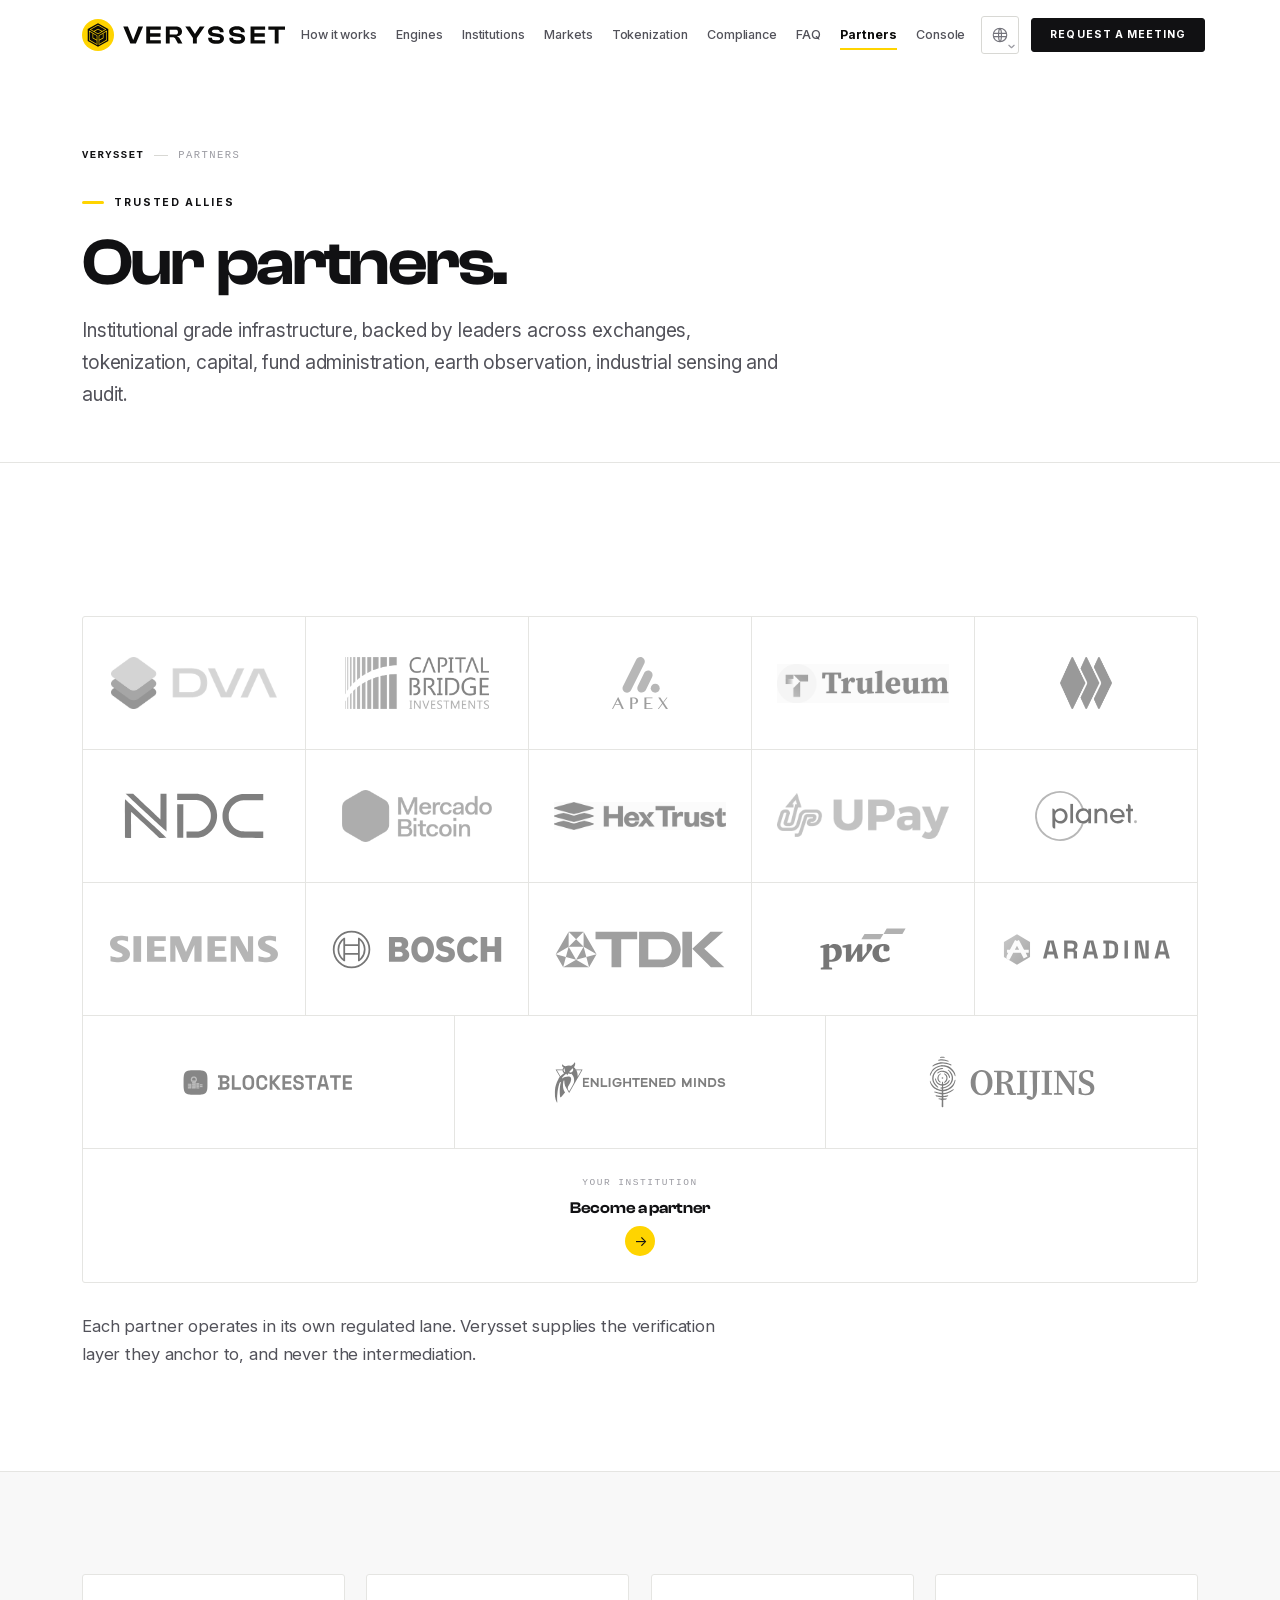
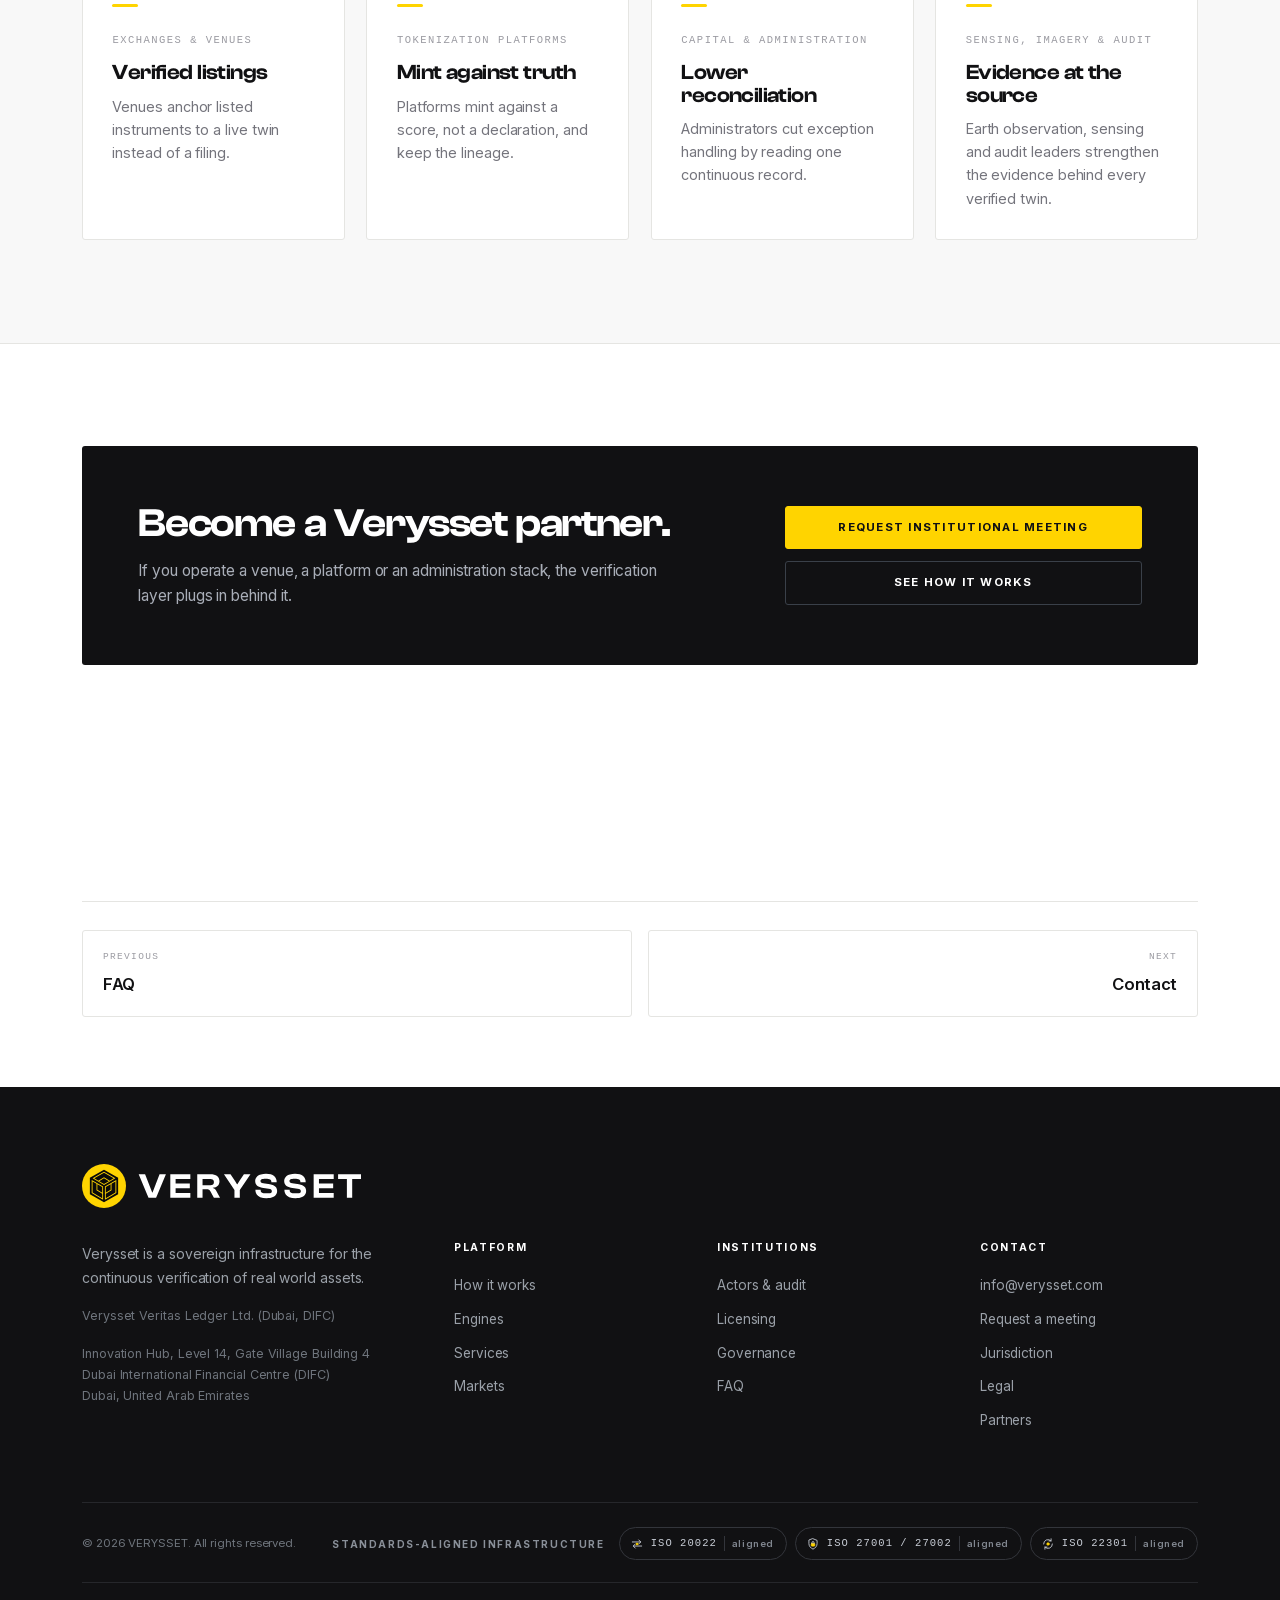
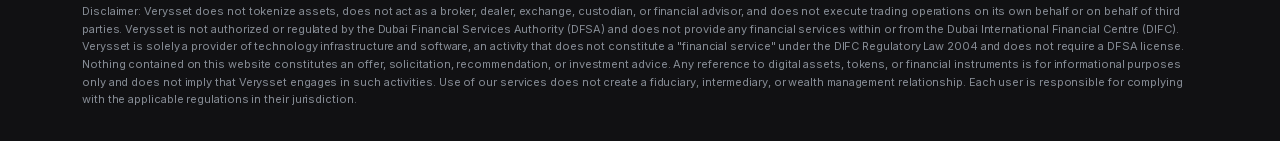
<file: partners.html>
<!DOCTYPE html><html lang="en"><head><meta charset="utf-8">
<meta name="viewport" content="width=device-width,initial-scale=1">
<title data-i18n="partners-verysset.887f">Partners | Verysset</title>
<meta name="description" content="Institutional grade infrastructure backed by leaders across exchanges, tokenization, capital, fund administration, earth observation, industrial sensing and audit.">
<meta name="theme-color" content="#ffffff">
<meta property="og:title" content="Partners | Verysset">
<meta property="og:description" content="Institutional grade infrastructure backed by leaders across exchanges, tokenization, capital, fund administration, earth observation, industrial sensing and audit.">
<meta property="og:type" content="website">
<meta name="twitter:card" content="summary_large_image">
<link rel="icon" type="image/svg+xml" href="assets/favicon.svg?v=3">
<link rel="preload" href="assets/fonts/ClashDisplay-Medium.otf" as="font" type="font/otf" crossorigin>
<link rel="preload" href="assets/fonts/ClashDisplay-Semibold.otf" as="font" type="font/otf" crossorigin>
<link rel="preload" href="assets/fonts/Inter-Variable.ttf" as="font" type="font/ttf" crossorigin>
<link rel="stylesheet" href="assets/site.css">
</head><body>
<a class="skip" href="#main" data-i18n="skip-to-content.b582">Skip to content</a>
<div class="pbar" aria-hidden="true"></div>
<header class="nav" id="nav"><div class="nrow">
<a class="brand" href="index.html" aria-label="Verysset home"><img class="blogo" src="assets/logo.svg" alt="Verysset" width="203" height="32" decoding="async"></a>
<nav class="nmenu" aria-label="Primary"><a href="how-it-works.html" data-i18n="how-it-works.9ffd">How it works</a><a href="engines.html" data-i18n="engines.b61d">Engines</a><a href="institutions.html" data-i18n="institutions.2c9d">Institutions</a><a href="markets.html" data-i18n="markets.52c3">Markets</a><a href="tokenization.html" data-i18n="tokenization.4d61">Tokenization</a><a href="compliance.html" data-i18n="compliance.9c04">Compliance</a><a href="faq.html" data-i18n="faq.1fe9">FAQ</a><a href="partners.html" class="cur" aria-current="page" data-i18n="partners.fd6d">Partners</a><a href="https://app.verysset.com/panel" data-noi18n>Console</a></nav>
<div class="nact"><div class="lang" data-noi18n><button type="button" id="langsel" class="lbtn" title="Language" aria-label="Language" aria-haspopup="listbox" aria-expanded="false" aria-controls="langlist"><svg class="lgi" viewBox="0 0 24 24" width="18" height="18" aria-hidden="true" focusable="false"><path d="M12 3a9 9 0 1 0 0 18 9 9 0 0 0 0-18M3.3 9.8h17.4M3.3 14.2h17.4M12 3c2.6 2.6 2.6 15.4 0 18-2.6-2.6-2.6-15.4 0-18"/></svg><svg class="lchev" viewBox="0 0 8 5" width="7" height="5" aria-hidden="true" focusable="false"><path d="M1 1.1 4 3.9 7 1.1"/></svg></button><ul class="lmenu" id="langlist" role="listbox" aria-label="Language" tabindex="-1"><li role="option" id="lopt-en" data-lang="en" lang="en" aria-selected="true"><svg class="lck" viewBox="0 0 16 16" width="13" height="13" aria-hidden="true" focusable="false"><path d="M3.4 8.6 6.5 11.6 12.6 4.6"/></svg><span class="lnm">English</span></li><li role="option" id="lopt-es" data-lang="es" lang="es" aria-selected="false"><svg class="lck" viewBox="0 0 16 16" width="13" height="13" aria-hidden="true" focusable="false"><path d="M3.4 8.6 6.5 11.6 12.6 4.6"/></svg><span class="lnm">Español</span></li><li role="option" id="lopt-pt" data-lang="pt" lang="pt" aria-selected="false"><svg class="lck" viewBox="0 0 16 16" width="13" height="13" aria-hidden="true" focusable="false"><path d="M3.4 8.6 6.5 11.6 12.6 4.6"/></svg><span class="lnm">Português</span></li><li role="option" id="lopt-zh" data-lang="zh" lang="zh" aria-selected="false"><svg class="lck" viewBox="0 0 16 16" width="13" height="13" aria-hidden="true" focusable="false"><path d="M3.4 8.6 6.5 11.6 12.6 4.6"/></svg><span class="lnm">中文</span></li><li role="option" id="lopt-ru" data-lang="ru" lang="ru" aria-selected="false"><svg class="lck" viewBox="0 0 16 16" width="13" height="13" aria-hidden="true" focusable="false"><path d="M3.4 8.6 6.5 11.6 12.6 4.6"/></svg><span class="lnm">Русский</span></li><li role="option" id="lopt-ar" data-lang="ar" lang="ar" aria-selected="false"><svg class="lck" viewBox="0 0 16 16" width="13" height="13" aria-hidden="true" focusable="false"><path d="M3.4 8.6 6.5 11.6 12.6 4.6"/></svg><span class="lnm" dir="rtl">العربية</span></li></ul></div><a class="btn sm" href="contact.html" data-i18n="request-a-meeting.c277">Request a meeting</a>
<button class="burg" id="burg" aria-label="Menu" aria-expanded="false" aria-controls="drawer"><span></span></button></div>
</div><div class="drawer" id="drawer"><a href="index.html" data-i18n="home.8cf0">Home</a><a href="how-it-works.html" data-i18n="how-it-works.9ffd">How it works</a><a href="engines.html" data-i18n="engines.b61d">Engines</a><a href="institutions.html" data-i18n="institutions.2c9d">Institutions</a><a href="markets.html" data-i18n="markets.52c3">Markets</a><a href="tokenization.html" data-i18n="tokenization.4d61">Tokenization</a><a href="compliance.html" data-i18n="compliance.9c04">Compliance</a><a href="faq.html" data-i18n="faq.1fe9">FAQ</a><a href="partners.html" class="cur" aria-current="page" data-i18n="partners.fd6d">Partners</a><a href="https://app.verysset.com/panel" data-noi18n>Console</a><a href="contact.html" data-i18n="contact.bbaf">Contact</a><a class="btn" href="contact.html" data-i18n="request-a-meeting.c277">Request a meeting</a></div></header>
<main id="main"><section class="phead"><div class="wrap"><div class="crumb rv"><b data-i18n="verysset.f3ef">Verysset</b><i></i><span data-i18n="partners.fd6d">Partners</span></div><span class="eb rv" data-i="1" data-i18n="trusted-allies.ece3">Trusted allies</span><h1 class="rv" data-i="2" style="margin-top:18px" data-i18n="our-partners.d75d">Our partners.</h1><p class="lede rv" data-i="3" data-i18n="institutional-grade-infrastructure-backed-by-l.7ff3">Institutional grade infrastructure, backed by leaders across exchanges, tokenization, capital, fund administration, earth observation, industrial sensing and audit.</p></div></section><section class="sec"><div class="wrap"><div class="pgrid"><a class="pcell rv" data-i="0" href="https://www.dvaex.io/" target="_blank" rel="noopener noreferrer" title="DVA" aria-label="DVA"><span class="pw"><img class="plogo" src="assets/real-dva.png" alt="DVA" width="172" height="52" loading="lazy" decoding="async"></span><span class="pname" data-i18n="dva.9a98">DVA</span></a><a class="pcell rv" data-i="1" href="https://cbi-difc.com/" target="_blank" rel="noopener noreferrer" title="Capital Bridge" aria-label="Capital Bridge"><span class="pw"><img class="plogo" src="assets/real-capitalbridge.png" alt="Capital Bridge" width="172" height="52" loading="lazy" decoding="async"></span><span class="pname" data-i18n="capital-bridge.cc92">Capital Bridge</span></a><a class="pcell rv" data-i="2" href="https://www.apexgroup.com/" target="_blank" rel="noopener noreferrer" title="Apex Group" aria-label="Apex Group"><span class="pw"><img class="plogo" src="assets/real-apex.svg" alt="Apex Group" width="172" height="52" loading="lazy" decoding="async"></span><span class="pname" data-i18n="apex-group.3157">Apex Group</span></a><a class="pcell rv" data-i="3" href="https://truleumventures.com/" target="_blank" rel="noopener noreferrer" title="Truleum" aria-label="Truleum"><span class="pw"><img class="plogo" src="assets/real-truleum.png" alt="Truleum" width="172" height="52" loading="lazy" decoding="async"></span><span class="pname" data-i18n="truleum.2488">Truleum</span></a><a class="pcell rv" data-i="4" href="https://tokeny.com/" target="_blank" rel="noopener noreferrer" title="Tokeny" aria-label="Tokeny"><span class="pw"><img class="plogo" src="assets/real-tokeny.png" alt="Tokeny" width="172" height="52" loading="lazy" decoding="async"></span><span class="pname" data-i18n="tokeny.12cd">Tokeny</span></a><a class="pcell rv" data-i="5" href="https://www.ndcglobal.ae/" target="_blank" rel="noopener noreferrer" title="NDC" aria-label="NDC"><span class="pw"><img class="plogo" src="assets/real-ndc.svg" alt="NDC" width="172" height="52" loading="lazy" decoding="async"></span><span class="pname" data-i18n="ndc.0534">NDC</span></a><a class="pcell rv" data-i="6" href="https://www.mercadobitcoin.com.br/" target="_blank" rel="noopener noreferrer" title="Mercado Bitcoin" aria-label="Mercado Bitcoin"><span class="pw"><img class="plogo" src="assets/real-mercadobitcoin.png" alt="Mercado Bitcoin" width="172" height="52" loading="lazy" decoding="async"></span><span class="pname" data-i18n="mercado-bitcoin.c6b4">Mercado Bitcoin</span></a><a class="pcell rv" data-i="6" href="https://www.hextrust.com/" target="_blank" rel="noopener noreferrer" title="Hex Trust" aria-label="Hex Trust"><span class="pw"><img class="plogo" src="assets/real-hextrust.png" alt="Hex Trust" width="172" height="52" loading="lazy" decoding="async"></span><span class="pname" data-i18n="hex-trust.0e79">Hex Trust</span></a><a class="pcell rv" data-i="6" href="https://upay.com/" target="_blank" rel="noopener noreferrer" title="Upay" aria-label="Upay"><span class="pw"><img class="plogo" src="assets/real-upay.png" alt="Upay" width="172" height="52" loading="lazy" decoding="async"></span><span class="pname" data-i18n="upay.83b1">Upay</span></a><a class="pcell rv" data-i="6" href="https://www.planet.com/" target="_blank" rel="noopener noreferrer" title="Planet" aria-label="Planet"><span class="pw"><img class="plogo" src="assets/real-planet.svg" alt="Planet" width="172" height="52" loading="lazy" decoding="async"></span><span class="pname" data-i18n="planet.9ffc">Planet</span></a><a class="pcell rv" data-i="6" href="https://www.siemens.com/en-us/" target="_blank" rel="noopener noreferrer" title="Siemens" aria-label="Siemens"><span class="pw"><img class="plogo" src="assets/real-siemens.svg" alt="Siemens" width="172" height="52" loading="lazy" decoding="async"></span><span class="pname" data-i18n="siemens.7499">Siemens</span></a><a class="pcell rv" data-i="6" href="https://www.bosch-sensortec.com/en" target="_blank" rel="noopener noreferrer" title="Bosch Sensortec" aria-label="Bosch Sensortec"><span class="pw"><img class="plogo" src="assets/real-boschsensortec.svg" alt="Bosch Sensortec" width="172" height="52" loading="lazy" decoding="async"></span><span class="pname" data-i18n="bosch-sensortec.0a64">Bosch Sensortec</span></a><a class="pcell rv" data-i="6" href="https://www.tdk.com/en/index.html" target="_blank" rel="noopener noreferrer" title="TDK" aria-label="TDK"><span class="pw"><img class="plogo" src="assets/real-tdk.svg" alt="TDK" width="172" height="52" loading="lazy" decoding="async"></span><span class="pname" data-i18n="tdk.45b2">TDK</span></a><a class="pcell rv" data-i="6" href="https://www.pwc.in/" target="_blank" rel="noopener noreferrer" title="PwC India" aria-label="PwC India"><span class="pw"><img class="plogo" src="assets/real-pwcindia.svg" alt="PwC India" width="172" height="52" loading="lazy" decoding="async"></span><span class="pname" data-i18n="pwc-india.b906">PwC India</span></a><a class="pcell rv" data-i="6" href="https://aradina.net" target="_blank" rel="noopener noreferrer" title="ARADINA Technology" aria-label="ARADINA Technology"><span class="pw"><img class="plogo" src="assets/real-aradina.svg" alt="ARADINA Technology" width="172" height="52" loading="lazy" decoding="async"></span><span class="pname" data-i18n="aradina-technology.9323">ARADINA Technology</span></a><a class="pcell pl-d3 rv" data-i="6" href="https://blockestate.ae" target="_blank" rel="noopener noreferrer" title="BlockEstate" aria-label="BlockEstate"><span class="pw"><img class="plogo" src="assets/real-blockestate.svg" alt="BlockEstate" width="172" height="52" loading="lazy" decoding="async"></span><span class="pname" data-i18n="blockestate.c272">BlockEstate</span></a><a class="pcell pl-d3 rv" data-i="6" href="https://www.enlightenedminds.io/" target="_blank" rel="noopener noreferrer" title="Enlightened Minds" aria-label="Enlightened Minds"><span class="pw"><img class="plogo" src="assets/real-enlightenedminds.svg" alt="Enlightened Minds" width="172" height="52" loading="lazy" decoding="async"></span><span class="pname" data-i18n="enlightened-minds.df98">Enlightened Minds</span></a><a class="pcell pl-d3 rv" data-i="6" href="https://orijins.ai/" target="_blank" rel="noopener noreferrer" title="Orijins" aria-label="Orijins"><span class="pw"><img class="plogo" src="assets/real-orijins.svg" alt="Orijins" width="172" height="52" loading="lazy" decoding="async"></span><span class="pname" data-i18n="orijins.5c46">Orijins</span></a><a class="pcell pjoin pj-row rv" data-i="6" href="contact.html"><span class="pjt"><span class="pje" data-i18n="your-institution.e385">Your institution</span><span class="pjh" data-i18n="become-a-partner.9e8c">Become a partner</span><i class="pja" aria-hidden="true">&rarr;</i></span></a></div><p class="lede rv" style="margin-top:30px" data-i18n="each-partner-operates-in-its-own-regulated.6afe">Each partner operates in its own regulated lane. Verysset supplies the verification layer they anchor to, and never the intermediation.</p></div></section><section class="sec alt"><div class="wrap"><div class="g4 plane"><div class="card rv" data-i="0"><div class="rule"></div><span class="mono" style="font-size:10.5px;letter-spacing:.14em;color:var(--faint);text-transform:uppercase" data-i18n="exchanges-venues.637c">Exchanges &amp; venues</span><h3 style="margin-top:10px" data-i18n="verified-listings.0c79">Verified listings</h3><p data-i18n="venues-anchor-listed-instruments-to-a-live.d6c8">Venues anchor listed instruments to a live twin instead of a filing.</p></div><div class="card rv" data-i="1"><div class="rule"></div><span class="mono" style="font-size:10.5px;letter-spacing:.14em;color:var(--faint);text-transform:uppercase" data-i18n="tokenization-platforms.41be">Tokenization platforms</span><h3 style="margin-top:10px" data-i18n="mint-against-truth.b46b">Mint against truth</h3><p data-i18n="platforms-mint-against-a-score-not-a.de30">Platforms mint against a score, not a declaration, and keep the lineage.</p></div><div class="card rv" data-i="2"><div class="rule"></div><span class="mono" style="font-size:10.5px;letter-spacing:.14em;color:var(--faint);text-transform:uppercase" data-i18n="capital-administration.c303">Capital &amp; administration</span><h3 style="margin-top:10px" data-i18n="lower-reconciliation.3918">Lower reconciliation</h3><p data-i18n="administrators-cut-exception-handling-by-readi.edf1">Administrators cut exception handling by reading one continuous record.</p></div><div class="card rv" data-i="3"><div class="rule"></div><span class="mono" style="font-size:10.5px;letter-spacing:.14em;color:var(--faint);text-transform:uppercase" data-i18n="sensing-imagery-audit.ada3">Sensing, imagery &amp; audit</span><h3 style="margin-top:10px" data-i18n="evidence-at-the-source.c81c">Evidence at the source</h3><p data-i18n="earth-observation-sensing-and-audit-leaders-st.f38d">Earth observation, sensing and audit leaders strengthen the evidence behind every verified twin.</p></div></div></div></section><section class="sec"><div class="wrap"><div class="ctab rv"><div><h2 data-i18n="become-a-verysset-partner.3c9e">Become a Verysset partner.</h2><p data-i18n="if-you-operate-a-venue-a-platform.41a5">If you operate a venue, a platform or an administration stack, the verification layer plugs in behind it.</p></div><div class="acts"><a class="btn yl" href="contact.html" data-i18n="request-institutional-meeting.abd9">Request institutional meeting</a><a class="btn gh" href="how-it-works.html" data-i18n="see-how-it-works.1921">See how it works</a></div></div></div></section><section class="sec tight"><div class="wrap"><div class="pgnav"><a href="faq.html"><span class="pl" data-i18n="previous.dd1f">Previous</span><span class="pt" data-i18n="faq.1fe9">FAQ</span></a><a class="next" href="contact.html"><span class="pl" data-i18n="next.10ac">Next</span><span class="pt" data-i18n="contact.bbaf">Contact</span></a></div></div></section></main>
<footer><div class="wrap">
<a class="brand" href="index.html" aria-label="Verysset home"><img class="blogo" src="assets/logo-dark.svg" alt="Verysset" width="279" height="44" decoding="async"></a>
<div class="fgrid"><div>
<p data-i18n="verysset-is-a-sovereign-infrastructure-for-the.cd8a">Verysset is a sovereign infrastructure for the continuous verification of real world assets.</p>
<p class="ents" data-i18n="verysset-veritas-ledger-ltd-dubai-difc.c2dd">Verysset Veritas Ledger Ltd. (Dubai, DIFC)</p>
<p class="ents"><span data-i18n="innovation-hub-level-14-gate-village-building.98c8">Innovation Hub, Level 14, Gate Village Building 4</span><br><span data-i18n="dubai-international-financial-centre-difc.e6d9">Dubai International Financial Centre (DIFC)</span><br><span data-i18n="dubai-united-arab-emirates.79f7">Dubai, United Arab Emirates</span></p></div>
<div class="fcol"><h5 data-i18n="platform.419f">Platform</h5><a href="how-it-works.html" data-i18n="how-it-works.9ffd">How it works</a><a href="engines.html" data-i18n="engines.b61d">Engines</a><a href="how-it-works.html#services" data-i18n="services.992a">Services</a><a href="markets.html" data-i18n="markets.52c3">Markets</a></div>
<div class="fcol"><h5 data-i18n="institutions.2c9d">Institutions</h5><a href="institutions.html" data-i18n="actors-audit.a14d">Actors &amp; audit</a><a href="compliance.html#licensing" data-i18n="licensing.0b9c">Licensing</a><a href="compliance.html#governance" data-i18n="governance.5a93">Governance</a><a href="faq.html" data-i18n="faq.1fe9">FAQ</a></div>
<div class="fcol"><h5 data-i18n="contact.bbaf">Contact</h5><a href="mailto:info@verysset.com" data-i18n="info-verysset-com.39fa">info@verysset.com</a><a href="contact.html" data-i18n="request-a-meeting.c277">Request a meeting</a><a href="compliance.html#jurisdiction" data-i18n="jurisdiction.a151">Jurisdiction</a><a href="compliance.html" data-i18n="legal.a10a">Legal</a><a href="partners.html" data-i18n="partners.fd6d">Partners</a></div>
</div>
<div class="fbot"><span class="fcopy" data-i18n="2026-verysset-all-rights-reserved.677c">&copy; 2026 VERYSSET. All rights reserved.</span>
<div class="fstd"><span class="fstdl" data-i18n="standards-aligned-infrastructure.61ca">Standards-aligned infrastructure</span><ul class="fbadges" aria-label="Standards-aligned infrastructure: ISO 20022, ISO 27001, ISO 27002, ISO 22301"><li class="fbadge"><svg class="fbi" viewBox="0 0 24 24" aria-hidden="true" focusable="false"><title>Interoperability</title><path d="M4 8.5h14M15 5l3.5 3.5L15 12M20 15.5H6M9 12l-3.5 3.5L9 19"/><circle class="acf" cx="12" cy="12" r="1.6"/></svg><span data-i18n="iso-20022.1f66">ISO 20022</span><small data-i18n="aligned.165f">aligned</small></li><li class="fbadge"><svg class="fbi" viewBox="0 0 24 24" aria-hidden="true" focusable="false"><title>Information security</title><path d="M12 3l7 2.8v5.4c0 4.3-2.9 7.9-7 9.6-4.1-1.7-7-5.3-7-9.6V5.8z"/><rect class="acf" x="9" y="11" width="6" height="4.6" rx="1"/><path d="M10.2 11V9.6a1.8 1.8 0 0 1 3.6 0V11"/></svg><span data-i18n="iso-27001-27002.c48b">ISO 27001 / 27002</span><small data-i18n="aligned.165f">aligned</small></li><li class="fbadge"><svg class="fbi" viewBox="0 0 24 24" aria-hidden="true" focusable="false"><title>Business continuity</title><path d="M19.5 12a7.5 7.5 0 0 1-12.8 5.3M4.5 12a7.5 7.5 0 0 1 12.8-5.3"/><path d="M17.3 3.1v3.6h-3.6M6.7 20.9v-3.6h3.6"/><circle class="acf" cx="12" cy="12" r="2"/></svg><span data-i18n="iso-22301.76e7">ISO 22301</span><small data-i18n="aligned.165f">aligned</small></li></ul></div></div>
<div class="fdisc" lang="en" dir="ltr" data-noi18n><p>Disclaimer: Verysset does not tokenize assets, does not act as a broker, dealer, exchange, custodian, or financial advisor, and does not execute trading operations on its own behalf or on behalf of third parties. Verysset is not authorized or regulated by the Dubai Financial Services Authority (DFSA) and does not provide any financial services within or from the Dubai International Financial Centre (DIFC). Verysset is solely a provider of technology infrastructure and software, an activity that does not constitute a &quot;financial service&quot; under the DIFC Regulatory Law 2004 and does not require a DFSA license. Nothing contained on this website constitutes an offer, solicitation, recommendation, or investment advice. Any reference to digital assets, tokens, or financial instruments is for informational purposes only and does not imply that Verysset engages in such activities. Use of our services does not create a fiduciary, intermediary, or wealth management relationship. Each user is responsible for complying with the applicable regulations in their jurisdiction.</p></div>
</div></footer>
<button class="ttop" aria-label="Back to top"><svg viewBox="0 0 24 24" aria-hidden="true"><path d="M12 19V5m-7 7 7-7 7 7"/></svg></button>
<script src="assets/site.js"></script>
</body></html>
</file>
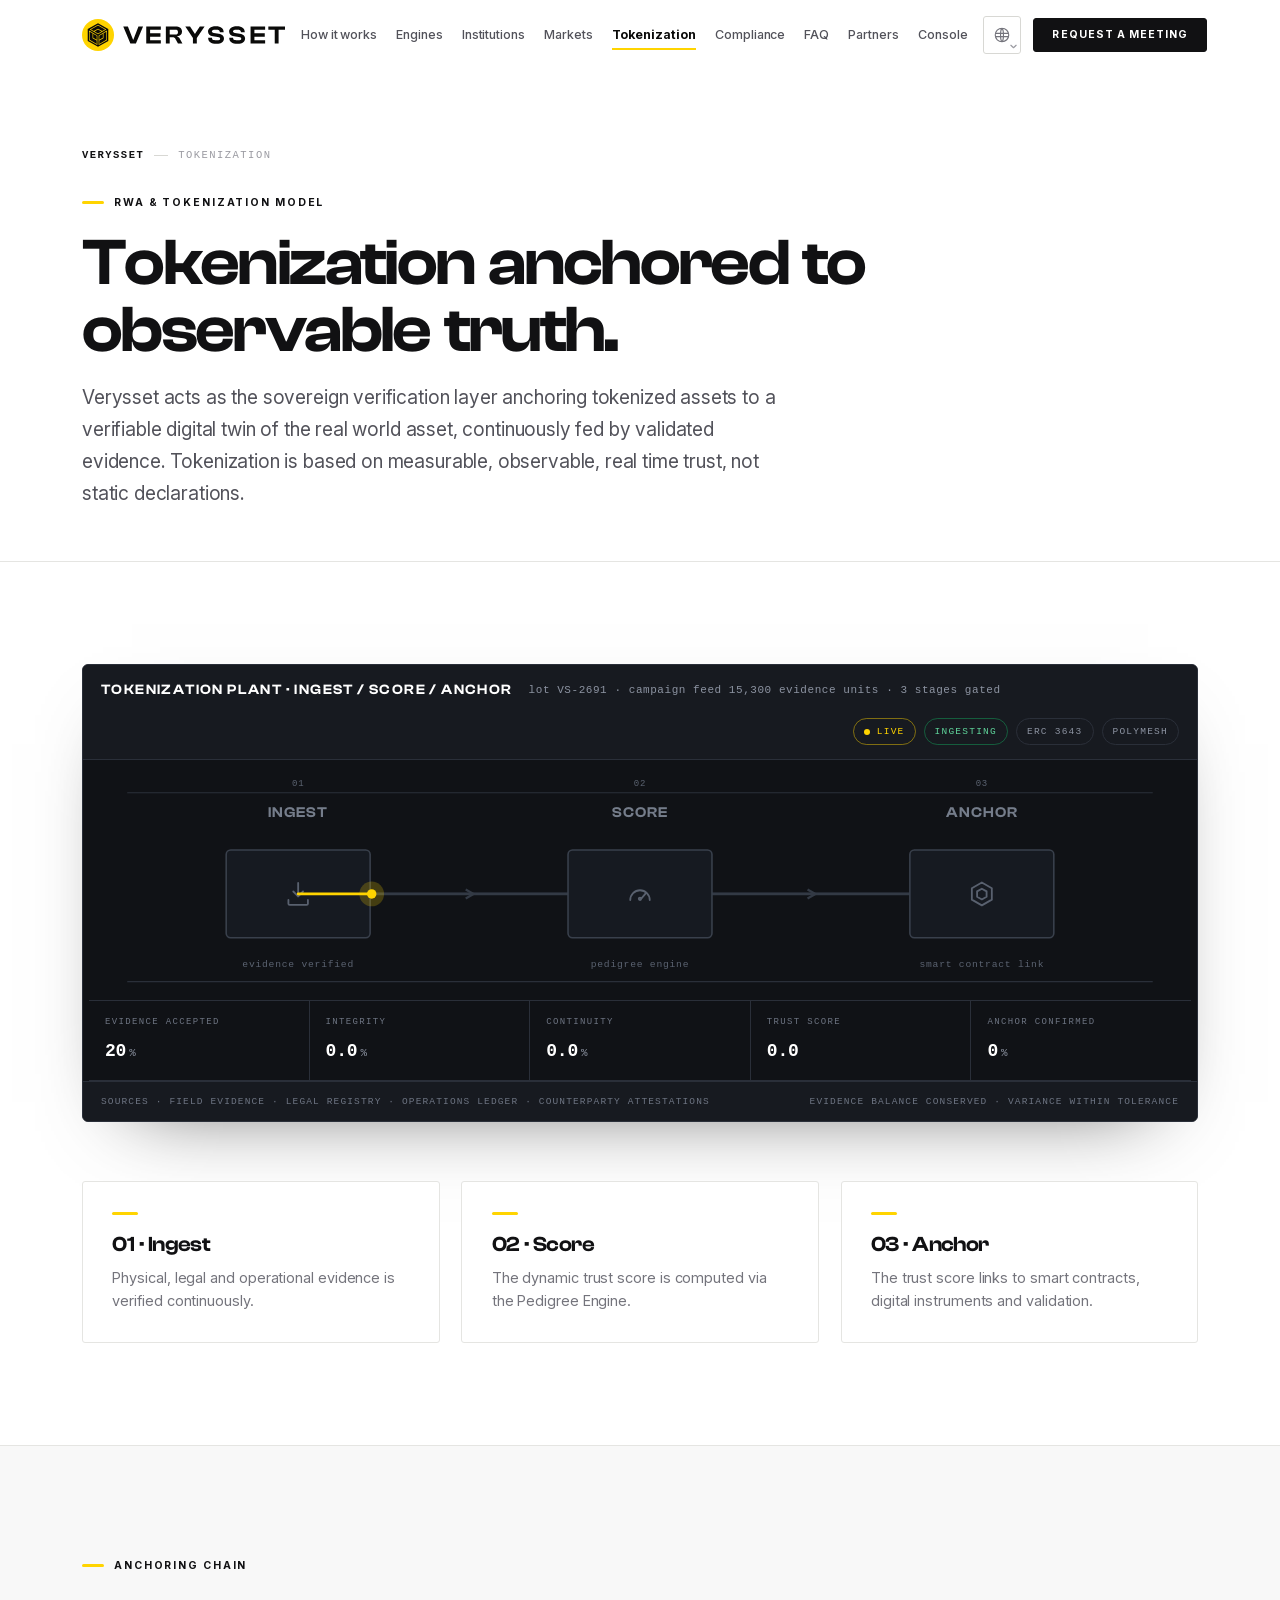
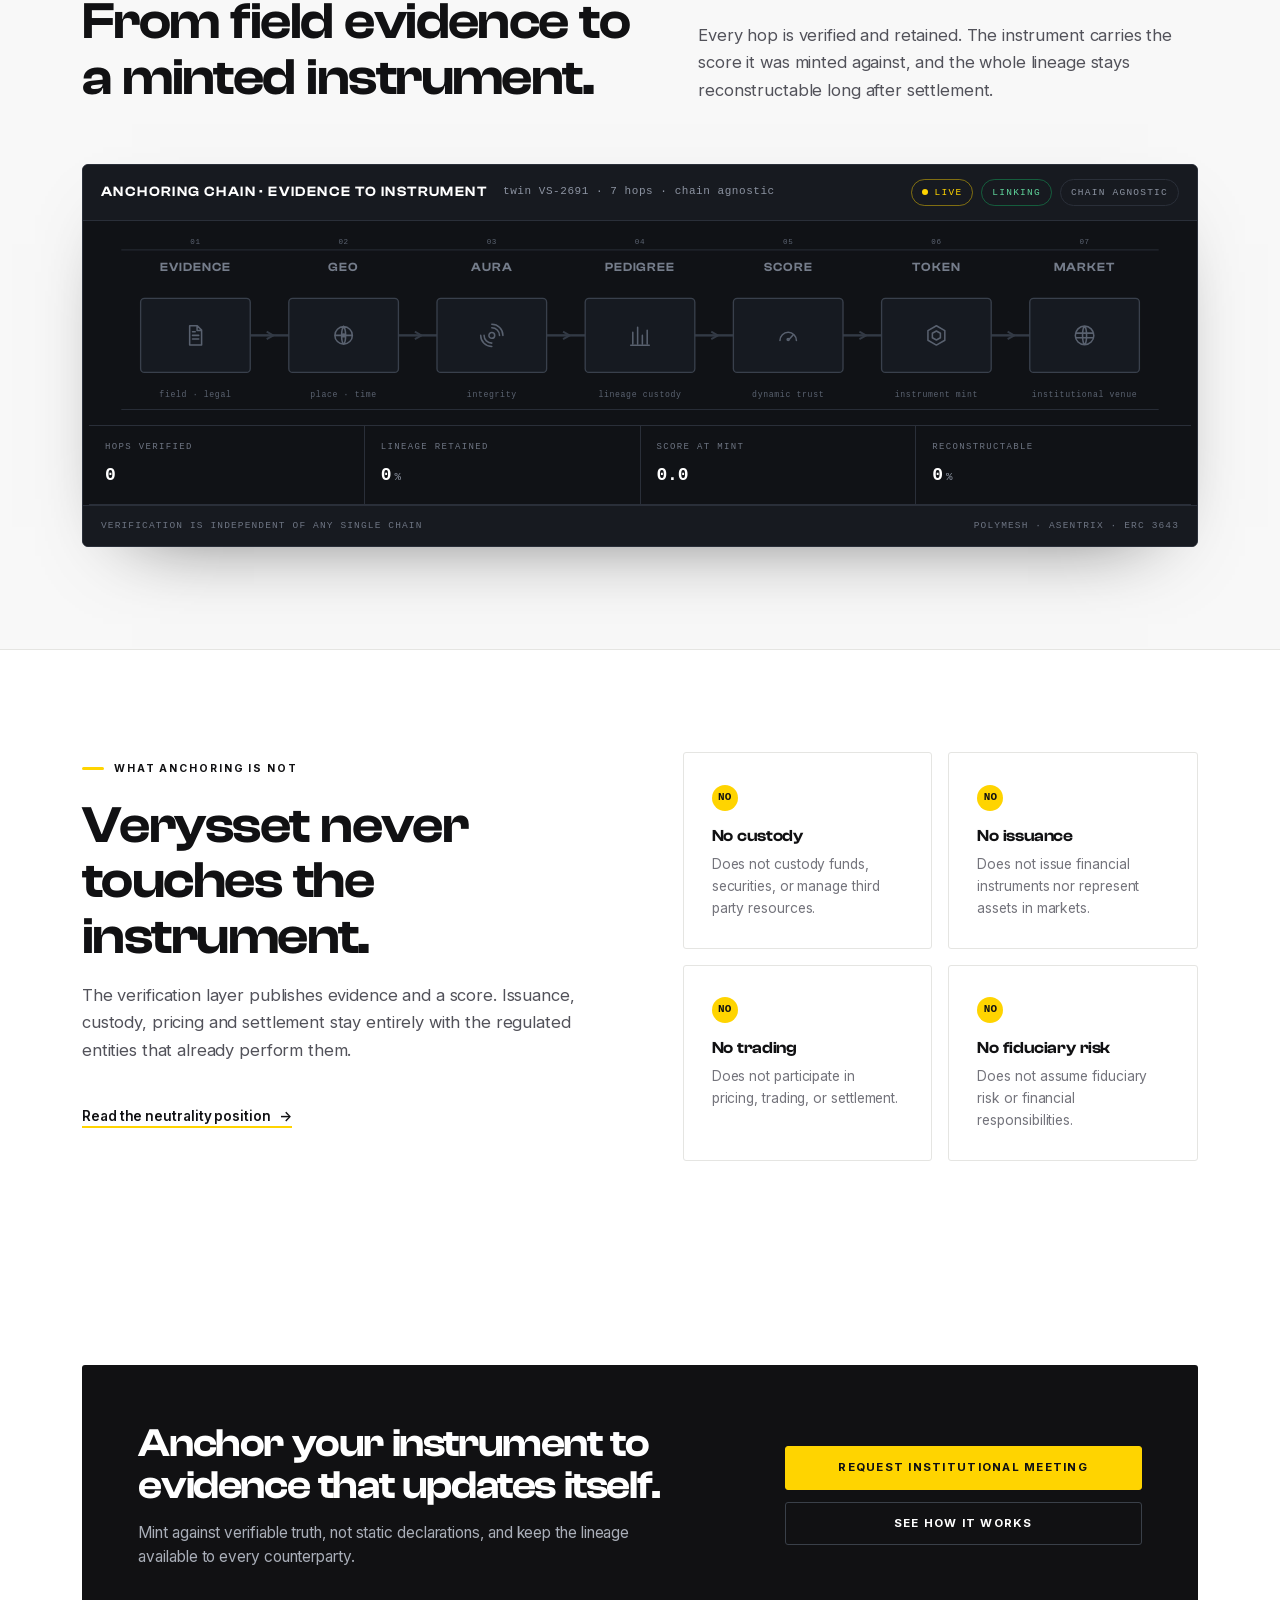
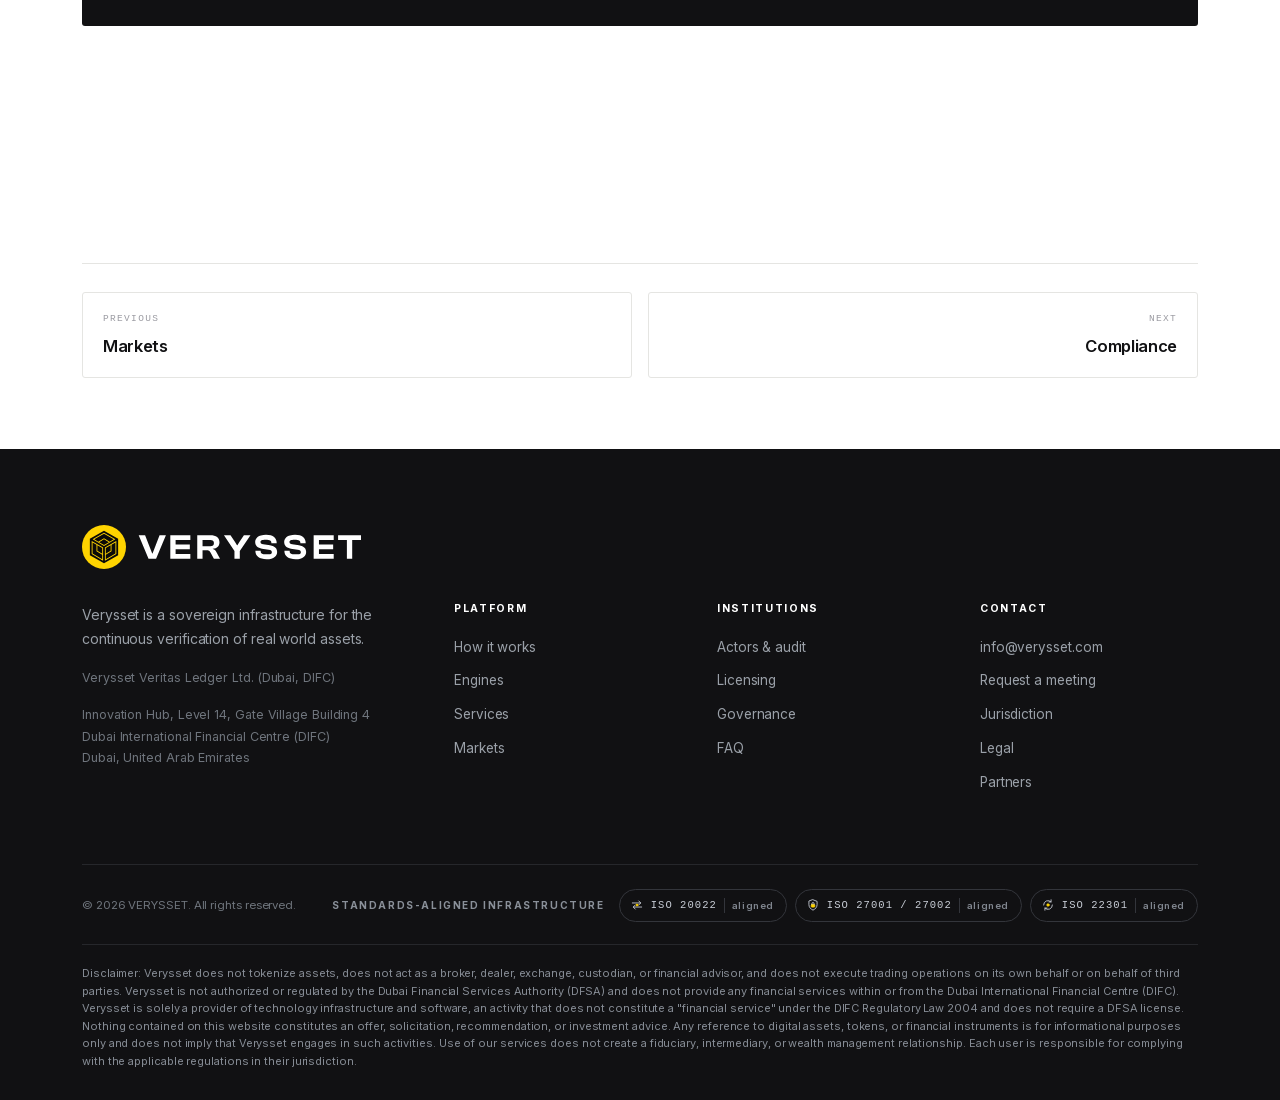
<file: tokenization.html>
<!DOCTYPE html><html lang="en"><head><meta charset="utf-8">
<meta name="viewport" content="width=device-width,initial-scale=1">
<title data-i18n="tokenization-verysset.498b">Tokenization | Verysset</title>
<meta name="description" content="Ingest, score and anchor. The Verysset tokenization line links digital instruments to a continuously verified digital twin.">
<meta name="theme-color" content="#ffffff">
<meta property="og:title" content="Tokenization | Verysset">
<meta property="og:description" content="Ingest, score and anchor. The Verysset tokenization line links digital instruments to a continuously verified digital twin.">
<meta property="og:type" content="website">
<meta name="twitter:card" content="summary_large_image">
<link rel="icon" type="image/svg+xml" href="assets/favicon.svg?v=3">
<link rel="preload" href="assets/fonts/ClashDisplay-Medium.otf" as="font" type="font/otf" crossorigin>
<link rel="preload" href="assets/fonts/ClashDisplay-Semibold.otf" as="font" type="font/otf" crossorigin>
<link rel="preload" href="assets/fonts/Inter-Variable.ttf" as="font" type="font/ttf" crossorigin>
<link rel="stylesheet" href="assets/site.css">
</head><body>
<a class="skip" href="#main" data-i18n="skip-to-content.b582">Skip to content</a>
<div class="pbar" aria-hidden="true"></div>
<header class="nav" id="nav"><div class="nrow">
<a class="brand" href="index.html" aria-label="Verysset home"><img class="blogo" src="assets/logo.svg" alt="Verysset" width="203" height="32" decoding="async"></a>
<nav class="nmenu" aria-label="Primary"><a href="how-it-works.html" data-i18n="how-it-works.9ffd">How it works</a><a href="engines.html" data-i18n="engines.b61d">Engines</a><a href="institutions.html" data-i18n="institutions.2c9d">Institutions</a><a href="markets.html" data-i18n="markets.52c3">Markets</a><a href="tokenization.html" class="cur" aria-current="page" data-i18n="tokenization.4d61">Tokenization</a><a href="compliance.html" data-i18n="compliance.9c04">Compliance</a><a href="faq.html" data-i18n="faq.1fe9">FAQ</a><a href="partners.html" data-i18n="partners.fd6d">Partners</a><a href="https://app.verysset.com/panel" data-noi18n>Console</a></nav>
<div class="nact"><div class="lang" data-noi18n><button type="button" id="langsel" class="lbtn" title="Language" aria-label="Language" aria-haspopup="listbox" aria-expanded="false" aria-controls="langlist"><svg class="lgi" viewBox="0 0 24 24" width="18" height="18" aria-hidden="true" focusable="false"><path d="M12 3a9 9 0 1 0 0 18 9 9 0 0 0 0-18M3.3 9.8h17.4M3.3 14.2h17.4M12 3c2.6 2.6 2.6 15.4 0 18-2.6-2.6-2.6-15.4 0-18"/></svg><svg class="lchev" viewBox="0 0 8 5" width="7" height="5" aria-hidden="true" focusable="false"><path d="M1 1.1 4 3.9 7 1.1"/></svg></button><ul class="lmenu" id="langlist" role="listbox" aria-label="Language" tabindex="-1"><li role="option" id="lopt-en" data-lang="en" lang="en" aria-selected="true"><svg class="lck" viewBox="0 0 16 16" width="13" height="13" aria-hidden="true" focusable="false"><path d="M3.4 8.6 6.5 11.6 12.6 4.6"/></svg><span class="lnm">English</span></li><li role="option" id="lopt-es" data-lang="es" lang="es" aria-selected="false"><svg class="lck" viewBox="0 0 16 16" width="13" height="13" aria-hidden="true" focusable="false"><path d="M3.4 8.6 6.5 11.6 12.6 4.6"/></svg><span class="lnm">Español</span></li><li role="option" id="lopt-pt" data-lang="pt" lang="pt" aria-selected="false"><svg class="lck" viewBox="0 0 16 16" width="13" height="13" aria-hidden="true" focusable="false"><path d="M3.4 8.6 6.5 11.6 12.6 4.6"/></svg><span class="lnm">Português</span></li><li role="option" id="lopt-zh" data-lang="zh" lang="zh" aria-selected="false"><svg class="lck" viewBox="0 0 16 16" width="13" height="13" aria-hidden="true" focusable="false"><path d="M3.4 8.6 6.5 11.6 12.6 4.6"/></svg><span class="lnm">中文</span></li><li role="option" id="lopt-ru" data-lang="ru" lang="ru" aria-selected="false"><svg class="lck" viewBox="0 0 16 16" width="13" height="13" aria-hidden="true" focusable="false"><path d="M3.4 8.6 6.5 11.6 12.6 4.6"/></svg><span class="lnm">Русский</span></li><li role="option" id="lopt-ar" data-lang="ar" lang="ar" aria-selected="false"><svg class="lck" viewBox="0 0 16 16" width="13" height="13" aria-hidden="true" focusable="false"><path d="M3.4 8.6 6.5 11.6 12.6 4.6"/></svg><span class="lnm" dir="rtl">العربية</span></li></ul></div><a class="btn sm" href="contact.html" data-i18n="request-a-meeting.c277">Request a meeting</a>
<button class="burg" id="burg" aria-label="Menu" aria-expanded="false" aria-controls="drawer"><span></span></button></div>
</div><div class="drawer" id="drawer"><a href="index.html" data-i18n="home.8cf0">Home</a><a href="how-it-works.html" data-i18n="how-it-works.9ffd">How it works</a><a href="engines.html" data-i18n="engines.b61d">Engines</a><a href="institutions.html" data-i18n="institutions.2c9d">Institutions</a><a href="markets.html" data-i18n="markets.52c3">Markets</a><a href="tokenization.html" class="cur" aria-current="page" data-i18n="tokenization.4d61">Tokenization</a><a href="compliance.html" data-i18n="compliance.9c04">Compliance</a><a href="faq.html" data-i18n="faq.1fe9">FAQ</a><a href="partners.html" data-i18n="partners.fd6d">Partners</a><a href="https://app.verysset.com/panel" data-noi18n>Console</a><a href="contact.html" data-i18n="contact.bbaf">Contact</a><a class="btn" href="contact.html" data-i18n="request-a-meeting.c277">Request a meeting</a></div></header>
<main id="main"><section class="phead"><div class="wrap"><div class="crumb rv"><b data-i18n="verysset.f3ef">Verysset</b><i></i><span data-i18n="tokenization.4d61">Tokenization</span></div><span class="eb rv" data-i="1" data-i18n="rwa-tokenization-model.3220">RWA &amp; tokenization model</span><h1 class="rv" data-i="2" style="margin-top:18px" data-i18n="tokenization-anchored-to-observable-truth.6ac1">Tokenization anchored to observable truth.</h1><p class="lede rv" data-i="3" data-i18n="verysset-acts-as-the-sovereign-verification-la.889a">Verysset acts as the sovereign verification layer anchoring tokenized assets to a verifiable digital twin of the real world asset, continuously fed by validated evidence. Tokenization is based on measurable, observable, real time trust, not static declarations.</p></div></section><section class="sec"><div class="wrap"><div class="rv"><div class="panel procline " data-states="Ingesting|Scoring|Anchored"><div class="pbarhead"><span class="ptitle" data-i18n="tokenization-plant-ingest-score-anchor.069f">TOKENIZATION PLANT &middot; INGEST / SCORE / ANCHOR</span><span class="plot" data-i18n="lot-vs-2691-campaign-feed-15-300.375f">lot VS-2691 &middot; campaign feed 15,300 evidence units &middot; 3 stages gated</span><span class="ppills"><span class="pill live"><i></i><span data-i18n="live.955a">Live</span></span><span class="pill on" data-status><i></i><span data-i18n="ingesting.47a8">Ingesting</span></span><span class="pill" data-i18n="erc-3643.6205">ERC 3643</span><span class="pill" data-i18n="polymesh.ec39">Polymesh</span></span></div><div class="pbody"><svg data-proc viewBox="0 0 980 206" role="img" aria-label="Verysset process line" preserveAspectRatio="xMidYMid meet"><path class="axis" d="M34.0 22H946.0"/><path class="axis" d="M34.0 190 H946.0"/><path class="flowbase" d="M186.0 112 H794.0"/><path class="seg" data-k="0" d="M250.0 112 H426.0"/><path class="seg" data-k="0" d="m335.0 108 7 4-7 4" fill="none"/><path class="seg" data-k="1" d="M554.0 112 H730.0"/><path class="seg" data-k="1" d="m639.0 108 7 4-7 4" fill="none"/><g class="pn" data-k="0"><rect class="pn-box" x="122.0" y="73.0" width="128.0" height="78.0" rx="4"/><g transform="translate(173.00,99.00) scale(1.0833)"><path class="pn-ic" d="M12 3v11m0 0-4-4m4 4 4-4M4 17v3a1 1 0 0 0 1 1h14a1 1 0 0 0 1-1v-3"/></g><text class="pn-t" x="186.0" y="44" text-anchor="middle" data-i18n="ingest.3d67">INGEST</text><text class="pn-s" x="186.0" y="177.0" text-anchor="middle" data-i18n="evidence-verified.b282">evidence verified</text><text class="tick" x="186.0" y="16" text-anchor="middle">01</text></g><g class="pn" data-k="1"><rect class="pn-box" x="426.0" y="73.0" width="128.0" height="78.0" rx="4"/><g transform="translate(477.00,99.00) scale(1.0833)"><path class="pn-ic" d="M4 17a8 8 0 1 1 16 0M12 17l4.5-5.2M12 17a1 1 0 1 0 0-2 1 1 0 0 0 0 2"/></g><text class="pn-t" x="490.0" y="44" text-anchor="middle" data-i18n="score.c9b2">SCORE</text><text class="pn-s" x="490.0" y="177.0" text-anchor="middle" data-i18n="pedigree-engine.d59d">pedigree engine</text><text class="tick" x="490.0" y="16" text-anchor="middle">02</text></g><g class="pn" data-k="2"><rect class="pn-box" x="730.0" y="73.0" width="128.0" height="78.0" rx="4"/><g transform="translate(781.00,99.00) scale(1.0833)"><path class="pn-ic" d="m12 2.6 8.2 4.7v9.4L12 21.4 3.8 16.7V7.3Zm0 5.1 3.9 2.2v4.4L12 16.5l-3.9-2.2V9.9Z"/></g><text class="pn-t" x="794.0" y="44" text-anchor="middle" data-i18n="anchor.1d0d">ANCHOR</text><text class="pn-s" x="794.0" y="177.0" text-anchor="middle" data-i18n="smart-contract-link.8382">smart contract link</text><text class="tick" x="794.0" y="16" text-anchor="middle">03</text></g><path data-flow class="flowpath" d="M186.0 112 H794.0"/><g data-pulse opacity="0"><circle class="pulse-h" r="11"/><circle class="pulse" r="4.2"/></g></svg><div class="mbal"><div class="mcell"><div class="ml" data-i18n="evidence-accepted.3c92">Evidence accepted</div><div class="mv"><span data-to="100" data-dec="0">0</span><span class="mu">%</span></div></div><div class="mcell"><div class="ml" data-i18n="integrity.f3f9">Integrity</div><div class="mv"><span data-to="99.2" data-dec="1">0</span><span class="mu">%</span></div></div><div class="mcell"><div class="ml" data-i18n="continuity.f73d">Continuity</div><div class="mv"><span data-to="98.6" data-dec="1">0</span><span class="mu">%</span></div></div><div class="mcell"><div class="ml" data-i18n="trust-score.0c2e">Trust score</div><div class="mv"><span data-to="87.4" data-dec="1">0</span><span class="mu"></span></div></div><div class="mcell"><div class="ml" data-i18n="anchor-confirmed.ade3">Anchor confirmed</div><div class="mv"><span data-to="100" data-dec="0">0</span><span class="mu">%</span></div></div></div></div><div class="pfoot"><span data-i18n="sources-field-evidence-legal-registry-operatio.3a6a">Sources &middot; field evidence &middot; legal registry &middot; operations ledger &middot; counterparty attestations</span><span class="right" data-i18n="evidence-balance-conserved-variance-within-tol.3549">Evidence balance conserved &middot; variance within tolerance</span></div></div></div><div class="g3 mt"><div class="card rv" data-i="0"><div class="rule"></div><h3 data-i18n="01-ingest.de42">01 &middot; Ingest</h3><p data-i18n="physical-legal-and-operational-evidence-is-ver.dc90">Physical, legal and operational evidence is verified continuously.</p></div><div class="card rv" data-i="1"><div class="rule"></div><h3 data-i18n="02-score.188c">02 &middot; Score</h3><p data-i18n="the-dynamic-trust-score-is-computed-via.b6f4">The dynamic trust score is computed via the Pedigree Engine.</p></div><div class="card rv" data-i="2"><div class="rule"></div><h3 data-i18n="03-anchor.3235">03 &middot; Anchor</h3><p data-i18n="the-trust-score-links-to-smart-contracts.209d">The trust score links to smart contracts, digital instruments and validation.</p></div></div></div></section><section class="sec alt"><div class="wrap"><div class="head-split"><div class="rv"><span class="eb" data-i18n="anchoring-chain.1f98">Anchoring chain</span><h2 class="t" data-i18n="from-field-evidence-to-a-minted-instrument.31f5">From field evidence to a minted instrument.</h2></div><div class="rv" data-i="1"><p class="lede" style="margin-top:0" data-i18n="every-hop-is-verified-and-retained-the.e4ca">Every hop is verified and retained. The instrument carries the score it was minted against, and the whole lineage stays reconstructable long after settlement.</p></div></div><div class="mt rv"><div class="panel procline " data-states="Linking|Scoring|Minting|Linked"><div class="pbarhead"><span class="ptitle" data-i18n="anchoring-chain-evidence-to-instrument.6dfa">ANCHORING CHAIN &middot; EVIDENCE TO INSTRUMENT</span><span class="plot" data-i18n="twin-vs-2691-7-hops-chain-agnostic.07bd">twin VS-2691 &middot; 7 hops &middot; chain agnostic</span><span class="ppills"><span class="pill live"><i></i><span data-i18n="live.955a">Live</span></span><span class="pill on" data-status><i></i><span data-i18n="linked.bec6">Linked</span></span><span class="pill" data-i18n="chain-agnostic.f699">Chain agnostic</span></span></div><div class="pbody"><svg data-proc viewBox="0 0 1160 206" role="img" aria-label="Verysset process line" preserveAspectRatio="xMidYMid meet"><path class="axis" d="M34.0 22H1126.0"/><path class="axis" d="M34.0 190 H1126.0"/><path class="flowbase" d="M112.0 112 H1048.0"/><path class="seg" data-k="0" d="M169.7 112 H210.3"/><path class="seg" data-k="0" d="m187.0 108 7 4-7 4" fill="none"/><path class="seg" data-k="1" d="M325.7 112 H366.3"/><path class="seg" data-k="1" d="m343.0 108 7 4-7 4" fill="none"/><path class="seg" data-k="2" d="M481.7 112 H522.3"/><path class="seg" data-k="2" d="m499.0 108 7 4-7 4" fill="none"/><path class="seg" data-k="3" d="M637.7 112 H678.3"/><path class="seg" data-k="3" d="m655.0 108 7 4-7 4" fill="none"/><path class="seg" data-k="4" d="M793.7 112 H834.3"/><path class="seg" data-k="4" d="m811.0 108 7 4-7 4" fill="none"/><path class="seg" data-k="5" d="M949.7 112 H990.3"/><path class="seg" data-k="5" d="m967.0 108 7 4-7 4" fill="none"/><g class="pn" data-k="0"><rect class="pn-box" x="54.3" y="73.0" width="115.4" height="78.0" rx="4"/><g transform="translate(99.00,99.00) scale(1.0833)"><path class="pn-ic" d="M6.4 2.6h7.4l4.2 4.3v14.5H6.4ZM13.6 2.6v4.6h4.4M9.2 12h6M9.2 15.6h6M9.2 8.4h2.6"/></g><text class="pn-t" x="112.0" y="44" text-anchor="middle" data-i18n="evidence.32fd">EVIDENCE</text><text class="pn-s" x="112.0" y="177.0" text-anchor="middle" data-i18n="field-legal.8de0">field &middot; legal</text><text class="tick" x="112.0" y="16" text-anchor="middle">01</text></g><g class="pn" data-k="1"><rect class="pn-box" x="210.3" y="73.0" width="115.4" height="78.0" rx="4"/><g transform="translate(255.00,99.00) scale(1.0833)"><path class="pn-ic" d="M12 3.5a8.5 8.5 0 1 0 0 17 8.5 8.5 0 0 0 0-17ZM3.5 12h17M12 3.5c2.6 2.5 2.6 14.5 0 17-2.6-2.5-2.6-14.5 0-17M12 10.6a1.4 1.4 0 1 0 0 2.8 1.4 1.4 0 0 0 0-2.8"/></g><text class="pn-t" x="268.0" y="44" text-anchor="middle" data-i18n="geo.4a22">GEO</text><text class="pn-s" x="268.0" y="177.0" text-anchor="middle" data-i18n="place-time.ca1b">place &middot; time</text><text class="tick" x="268.0" y="16" text-anchor="middle">02</text></g><g class="pn" data-k="2"><rect class="pn-box" x="366.3" y="73.0" width="115.4" height="78.0" rx="4"/><g transform="translate(411.00,99.00) scale(1.0833)"><path class="pn-ic" d="M12 9.2a2.8 2.8 0 1 0 0 5.6 2.8 2.8 0 0 0 0-5.6M12 4.5A7.5 7.5 0 0 1 19.5 12M12 19.5A7.5 7.5 0 0 1 4.5 12M12 1.2A10.8 10.8 0 0 1 22.8 12M12 22.8A10.8 10.8 0 0 1 1.2 12"/></g><text class="pn-t" x="424.0" y="44" text-anchor="middle" data-i18n="aura.205d">AURA</text><text class="pn-s" x="424.0" y="177.0" text-anchor="middle" data-i18n="integrity.1647">integrity</text><text class="tick" x="424.0" y="16" text-anchor="middle">03</text></g><g class="pn" data-k="3"><rect class="pn-box" x="522.3" y="73.0" width="115.4" height="78.0" rx="4"/><g transform="translate(567.00,99.00) scale(1.0833)"><path class="pn-ic" d="M5 20V9m4.7 11V4m4.6 16v-8m4.7 8V7M3 21.5h18"/></g><text class="pn-t" x="580.0" y="44" text-anchor="middle" data-i18n="pedigree.e118">PEDIGREE</text><text class="pn-s" x="580.0" y="177.0" text-anchor="middle" data-i18n="lineage-custody.2535">lineage custody</text><text class="tick" x="580.0" y="16" text-anchor="middle">04</text></g><g class="pn" data-k="4"><rect class="pn-box" x="678.3" y="73.0" width="115.4" height="78.0" rx="4"/><g transform="translate(723.00,99.00) scale(1.0833)"><path class="pn-ic" d="M4 17a8 8 0 1 1 16 0M12 17l4.5-5.2M12 17a1 1 0 1 0 0-2 1 1 0 0 0 0 2"/></g><text class="pn-t" x="736.0" y="44" text-anchor="middle" data-i18n="score.c9b2">SCORE</text><text class="pn-s" x="736.0" y="177.0" text-anchor="middle" data-i18n="dynamic-trust.57b9">dynamic trust</text><text class="tick" x="736.0" y="16" text-anchor="middle">05</text></g><g class="pn" data-k="5"><rect class="pn-box" x="834.3" y="73.0" width="115.4" height="78.0" rx="4"/><g transform="translate(879.00,99.00) scale(1.0833)"><path class="pn-ic" d="m12 2.6 8.2 4.7v9.4L12 21.4 3.8 16.7V7.3Zm0 5.1 3.9 2.2v4.4L12 16.5l-3.9-2.2V9.9Z"/></g><text class="pn-t" x="892.0" y="44" text-anchor="middle" data-i18n="token.94c8">TOKEN</text><text class="pn-s" x="892.0" y="177.0" text-anchor="middle" data-i18n="instrument-mint.7c94">instrument mint</text><text class="tick" x="892.0" y="16" text-anchor="middle">06</text></g><g class="pn" data-k="6"><rect class="pn-box" x="990.3" y="73.0" width="115.4" height="78.0" rx="4"/><g transform="translate(1035.00,99.00) scale(1.0833)"><path class="pn-ic" d="M12 3a9 9 0 1 0 0 18 9 9 0 0 0 0-18M3.3 9.8h17.4M3.3 14.2h17.4M12 3c2.6 2.6 2.6 15.4 0 18-2.6-2.6-2.6-15.4 0-18"/></g><text class="pn-t" x="1048.0" y="44" text-anchor="middle" data-i18n="market.ffb8">MARKET</text><text class="pn-s" x="1048.0" y="177.0" text-anchor="middle" data-i18n="institutional-venue.439d">institutional venue</text><text class="tick" x="1048.0" y="16" text-anchor="middle">07</text></g><path data-flow class="flowpath" d="M112.0 112 H1048.0"/><g data-pulse opacity="0"><circle class="pulse-h" r="11"/><circle class="pulse" r="4.2"/></g></svg><div class="mbal"><div class="mcell"><div class="ml" data-i18n="hops-verified.af33">Hops verified</div><div class="mv"><span data-to="7" data-dec="0">0</span><span class="mu"></span></div></div><div class="mcell"><div class="ml" data-i18n="lineage-retained.9cec">Lineage retained</div><div class="mv"><span data-to="100" data-dec="0">0</span><span class="mu">%</span></div></div><div class="mcell"><div class="ml" data-i18n="score-at-mint.38ac">Score at mint</div><div class="mv"><span data-to="87.4" data-dec="1">0</span><span class="mu"></span></div></div><div class="mcell"><div class="ml" data-i18n="reconstructable.b889">Reconstructable</div><div class="mv"><span data-to="100" data-dec="0">0</span><span class="mu">%</span></div></div></div></div><div class="pfoot"><span data-i18n="verification-is-independent-of-any-single-chai.095b">Verification is independent of any single chain</span><span class="right" data-i18n="polymesh-asentrix-erc-3643.0b8d">Polymesh &middot; Asentrix &middot; ERC 3643</span></div></div></div></div></section><section class="sec"><div class="wrap"><div class="g2b"><div class="rv"><span class="eb" data-i18n="what-anchoring-is-not.d381">What anchoring is not</span><h2 class="t w" data-i18n="verysset-never-touches-the-instrument.6d67">Verysset never touches the instrument.</h2><p class="lede" data-i18n="the-verification-layer-publishes-evidence-and.9f84">The verification layer publishes evidence and a score. Issuance, custody, pricing and settlement stay entirely with the regulated entities that already perform them.</p><div class="mt2"><a class="tl" href="compliance.html"><span data-i18n="read-the-neutrality-position.b38f">Read the neutrality position</span> <span class="ar">&rarr;</span></a></div></div><div class="rv" data-i="1"><div class="g2" style="gap:16px"><div class="no"><span class="nx" aria-hidden="true" data-i18n="no.c2f3">NO</span><h4 data-i18n="no-custody.5201">No custody</h4><p data-i18n="does-not-custody-funds-securities-or-manage.56b8">Does not custody funds, securities, or manage third party resources.</p></div><div class="no"><span class="nx" aria-hidden="true" data-i18n="no.c2f3">NO</span><h4 data-i18n="no-issuance.6729">No issuance</h4><p data-i18n="does-not-issue-financial-instruments-nor-repre.36df">Does not issue financial instruments nor represent assets in markets.</p></div><div class="no"><span class="nx" aria-hidden="true" data-i18n="no.c2f3">NO</span><h4 data-i18n="no-trading.9410">No trading</h4><p data-i18n="does-not-participate-in-pricing-trading-or.178b">Does not participate in pricing, trading, or settlement.</p></div><div class="no"><span class="nx" aria-hidden="true" data-i18n="no.c2f3">NO</span><h4 data-i18n="no-fiduciary-risk.bdc5">No fiduciary risk</h4><p data-i18n="does-not-assume-fiduciary-risk-or-financial.ee18">Does not assume fiduciary risk or financial responsibilities.</p></div></div></div></div></div></section><section class="sec"><div class="wrap"><div class="ctab rv"><div><h2 data-i18n="anchor-your-instrument-to-evidence-that-update.4979">Anchor your instrument to evidence that updates itself.</h2><p data-i18n="mint-against-verifiable-truth-not-static-decla.d19c">Mint against verifiable truth, not static declarations, and keep the lineage available to every counterparty.</p></div><div class="acts"><a class="btn yl" href="contact.html" data-i18n="request-institutional-meeting.abd9">Request institutional meeting</a><a class="btn gh" href="how-it-works.html" data-i18n="see-how-it-works.1921">See how it works</a></div></div></div></section><section class="sec tight"><div class="wrap"><div class="pgnav"><a href="markets.html"><span class="pl" data-i18n="previous.dd1f">Previous</span><span class="pt" data-i18n="markets.52c3">Markets</span></a><a class="next" href="compliance.html"><span class="pl" data-i18n="next.10ac">Next</span><span class="pt" data-i18n="compliance.9c04">Compliance</span></a></div></div></section></main>
<footer><div class="wrap">
<a class="brand" href="index.html" aria-label="Verysset home"><img class="blogo" src="assets/logo-dark.svg" alt="Verysset" width="279" height="44" decoding="async"></a>
<div class="fgrid"><div>
<p data-i18n="verysset-is-a-sovereign-infrastructure-for-the.cd8a">Verysset is a sovereign infrastructure for the continuous verification of real world assets.</p>
<p class="ents" data-i18n="verysset-veritas-ledger-ltd-dubai-difc.c2dd">Verysset Veritas Ledger Ltd. (Dubai, DIFC)</p>
<p class="ents"><span data-i18n="innovation-hub-level-14-gate-village-building.98c8">Innovation Hub, Level 14, Gate Village Building 4</span><br><span data-i18n="dubai-international-financial-centre-difc.e6d9">Dubai International Financial Centre (DIFC)</span><br><span data-i18n="dubai-united-arab-emirates.79f7">Dubai, United Arab Emirates</span></p></div>
<div class="fcol"><h5 data-i18n="platform.419f">Platform</h5><a href="how-it-works.html" data-i18n="how-it-works.9ffd">How it works</a><a href="engines.html" data-i18n="engines.b61d">Engines</a><a href="how-it-works.html#services" data-i18n="services.992a">Services</a><a href="markets.html" data-i18n="markets.52c3">Markets</a></div>
<div class="fcol"><h5 data-i18n="institutions.2c9d">Institutions</h5><a href="institutions.html" data-i18n="actors-audit.a14d">Actors &amp; audit</a><a href="compliance.html#licensing" data-i18n="licensing.0b9c">Licensing</a><a href="compliance.html#governance" data-i18n="governance.5a93">Governance</a><a href="faq.html" data-i18n="faq.1fe9">FAQ</a></div>
<div class="fcol"><h5 data-i18n="contact.bbaf">Contact</h5><a href="mailto:info@verysset.com" data-i18n="info-verysset-com.39fa">info@verysset.com</a><a href="contact.html" data-i18n="request-a-meeting.c277">Request a meeting</a><a href="compliance.html#jurisdiction" data-i18n="jurisdiction.a151">Jurisdiction</a><a href="compliance.html" data-i18n="legal.a10a">Legal</a><a href="partners.html" data-i18n="partners.fd6d">Partners</a></div>
</div>
<div class="fbot"><span class="fcopy" data-i18n="2026-verysset-all-rights-reserved.677c">&copy; 2026 VERYSSET. All rights reserved.</span>
<div class="fstd"><span class="fstdl" data-i18n="standards-aligned-infrastructure.61ca">Standards-aligned infrastructure</span><ul class="fbadges" aria-label="Standards-aligned infrastructure: ISO 20022, ISO 27001, ISO 27002, ISO 22301"><li class="fbadge"><svg class="fbi" viewBox="0 0 24 24" aria-hidden="true" focusable="false"><title>Interoperability</title><path d="M4 8.5h14M15 5l3.5 3.5L15 12M20 15.5H6M9 12l-3.5 3.5L9 19"/><circle class="acf" cx="12" cy="12" r="1.6"/></svg><span data-i18n="iso-20022.1f66">ISO 20022</span><small data-i18n="aligned.165f">aligned</small></li><li class="fbadge"><svg class="fbi" viewBox="0 0 24 24" aria-hidden="true" focusable="false"><title>Information security</title><path d="M12 3l7 2.8v5.4c0 4.3-2.9 7.9-7 9.6-4.1-1.7-7-5.3-7-9.6V5.8z"/><rect class="acf" x="9" y="11" width="6" height="4.6" rx="1"/><path d="M10.2 11V9.6a1.8 1.8 0 0 1 3.6 0V11"/></svg><span data-i18n="iso-27001-27002.c48b">ISO 27001 / 27002</span><small data-i18n="aligned.165f">aligned</small></li><li class="fbadge"><svg class="fbi" viewBox="0 0 24 24" aria-hidden="true" focusable="false"><title>Business continuity</title><path d="M19.5 12a7.5 7.5 0 0 1-12.8 5.3M4.5 12a7.5 7.5 0 0 1 12.8-5.3"/><path d="M17.3 3.1v3.6h-3.6M6.7 20.9v-3.6h3.6"/><circle class="acf" cx="12" cy="12" r="2"/></svg><span data-i18n="iso-22301.76e7">ISO 22301</span><small data-i18n="aligned.165f">aligned</small></li></ul></div></div>
<div class="fdisc" lang="en" dir="ltr" data-noi18n><p>Disclaimer: Verysset does not tokenize assets, does not act as a broker, dealer, exchange, custodian, or financial advisor, and does not execute trading operations on its own behalf or on behalf of third parties. Verysset is not authorized or regulated by the Dubai Financial Services Authority (DFSA) and does not provide any financial services within or from the Dubai International Financial Centre (DIFC). Verysset is solely a provider of technology infrastructure and software, an activity that does not constitute a &quot;financial service&quot; under the DIFC Regulatory Law 2004 and does not require a DFSA license. Nothing contained on this website constitutes an offer, solicitation, recommendation, or investment advice. Any reference to digital assets, tokens, or financial instruments is for informational purposes only and does not imply that Verysset engages in such activities. Use of our services does not create a fiduciary, intermediary, or wealth management relationship. Each user is responsible for complying with the applicable regulations in their jurisdiction.</p></div>
</div></footer>
<button class="ttop" aria-label="Back to top"><svg viewBox="0 0 24 24" aria-hidden="true"><path d="M12 19V5m-7 7 7-7 7 7"/></svg></button>
<script src="assets/site.js"></script>
</body></html>
</file>
<file: assets/site.css>
/* Verysset - shared stylesheet
   Palette: Verysset yellow #FFD400 (hover #E6BF00), ink, near-white canvas. */
/* ---------- self-hosted typefaces ----------
   Clash Display (OTF, 3 weights) drives every display surface.
   Inter (variable TTF, 100-900 + optical size) drives body, UI and labels.
   No CDN, no webfont service: both families are served from assets/fonts/. */
@font-face{font-family:"Clash Display";src:url("fonts/ClashDisplay-Regular.otf") format("opentype");
  font-weight:400;font-style:normal;font-display:swap}
@font-face{font-family:"Clash Display";src:url("fonts/ClashDisplay-Medium.otf") format("opentype");
  font-weight:500;font-style:normal;font-display:swap}
@font-face{font-family:"Clash Display";src:url("fonts/ClashDisplay-Semibold.otf") format("opentype");
  font-weight:600;font-style:normal;font-display:swap}
@font-face{font-family:"Inter Variable";
  src:url("fonts/Inter-Variable.ttf") format("truetype-variations"),
      url("fonts/Inter-Variable.ttf") format("truetype");
  font-weight:100 900;font-stretch:normal;font-style:normal;font-display:swap}
*,*::before,*::after{box-sizing:border-box}
:root{
  --yl:#FFD400;--yl-d:#E6BF00;--yl-w:#FFFBE6;--yl-l:#FFF3B0;
  --paper:#ffffff;--bg:#f8f8f8;--bg2:#f1f1ef;
  --ink:#111113;--ink2:#222226;--mid:#52525a;--muted:#74747c;--faint:#9b9ba2;
  --line:#e5e5e2;--line2:#d8d8d4;
  --pnl:#101216;--pnl2:#171a20;--pnl3:#1e222a;--pnlline:#2a2f39;--pnltx:#8c93a1;--pnltx2:#c8cdd6;
  --ok:#15a05a;
  --sans:"Inter Variable",-apple-system,BlinkMacSystemFont,"Segoe UI",system-ui,Helvetica,Arial,sans-serif;
  --mono:ui-monospace,"SF Mono","JetBrains Mono","Roboto Mono","Cascadia Mono",Menlo,Consolas,monospace;
  /* display = Clash Display, self-hosted. Medium 500 / Semibold 600 carry every heading. */
  --disp:"Clash Display","Inter Variable",-apple-system,Helvetica,Arial,sans-serif;
  --wrap:1220px;--gut:clamp(20px,5vw,52px);--sec:clamp(66px,8vw,116px);
  --r:3px;--navh:70px;
}
html{-webkit-text-size-adjust:100%;scroll-behavior:smooth;scroll-padding-top:86px}
body{margin:0;background:var(--paper);color:var(--ink);font-family:var(--sans);
  font-size:16px;line-height:1.62;letter-spacing:-.005em;-webkit-font-smoothing:antialiased;
  font-optical-sizing:auto;font-synthesis-weight:none;
  text-rendering:optimizeLegibility;overflow-x:hidden}
img,svg{max-width:100%}
a{color:inherit;text-decoration:none}
h1,h2,h3,h4,h5{margin:0;font-weight:600;letter-spacing:-.03em;line-height:1.06;color:var(--ink)}
p{margin:0}
::selection{background:var(--yl);color:var(--ink)}
:focus-visible{outline:2px solid var(--yl-d);outline-offset:3px;border-radius:2px}
/* clip, not left:-9999px: an off canvas offset becomes 9999px of scroll once dir=rtl */
.skip{position:absolute;left:0;top:0;width:1px;height:1px;overflow:hidden;clip:rect(0 0 0 0);clip-path:inset(50%);
  white-space:nowrap;background:var(--yl);color:var(--ink);padding:10px 16px;z-index:200;font-weight:600}
.skip:focus{position:fixed;left:8px;top:8px;width:auto;height:auto;overflow:visible;clip:auto;clip-path:none}
.wrap{max-width:var(--wrap);margin:0 auto;padding:0 var(--gut)}
.sec{padding:var(--sec) 0}
.sec.tight{padding:clamp(46px,5.5vw,78px) 0}
.alt{background:var(--bg);border-top:1px solid var(--line);border-bottom:1px solid var(--line)}
.ink-band{background:#101216;color:#eceef2}
.ink-band h1,.ink-band h2,.ink-band h3,.ink-band h4{color:#fff}
.ink-band .lede{color:#a9aeb8}

/* ---------- type primitives ---------- */
.eb{display:inline-flex;align-items:center;gap:10px;font-size:10.5px;font-weight:700;
  letter-spacing:.17em;text-transform:uppercase;color:var(--ink)}
.eb::before{content:"";width:22px;height:3px;background:var(--yl);flex:none;border-radius:2px}
.eb.nb::before{display:none}
.ink-band .eb{color:#fff}
h2.t{font-size:clamp(28px,4.3vw,52px);letter-spacing:-.035em;margin-top:20px;max-width:19ch}
h2.t.w{max-width:27ch}
h3.t3{font-size:clamp(21px,2.4vw,30px);letter-spacing:-.03em}
.lede{margin-top:18px;max-width:64ch;font-size:clamp(15.5px,1.3vw,18px);color:var(--mid);line-height:1.66;letter-spacing:-.008em}
.mark{background:linear-gradient(180deg,transparent 58%,var(--yl) 58%);padding:0 2px}
.hr{height:1px;background:var(--line);border:0;margin:0}
.mono{font-family:var(--mono)}
/* ---------- display / technical type system ----------
   .display = Clash Display Semibold for showpiece headings and big numbers.
   .tech    = monospaced, wide-tracked uppercase for data fields, stage numbers, counters.
   Numerals everywhere in the panels are tabular so counters do not jitter while animating. */
.display{font-family:var(--disp);font-weight:600;letter-spacing:-.02em}
.tech{font-family:var(--mono);font-variant-numeric:tabular-nums;letter-spacing:.13em;text-transform:uppercase}
/* display headings: Clash Display Semibold, tracking pulled in a touch */
h1,h2,h3,h4,h5,h2.t,h3.t3,.mpan h3,.showhead h2,.ctab h2,.hero h1{font-family:var(--disp);font-weight:600}
/* Clash Display carries a very tight space (.154em); with display tracking the words
   fuse. Give every display heading a normal word gap so headlines stay readable. */
h1,h2,h3,h4,h5,h2.t,h3.t3,.mpan h3,.showhead h2,.ctab h2,.hero h1{word-spacing:.1em}
html[lang=zh] h1,html[lang=zh] h2,html[lang=zh] h3,html[lang=zh] h4,html[lang=zh] h5,
html[lang=ar] h1,html[lang=ar] h2,html[lang=ar] h3,html[lang=ar] h4,html[lang=ar] h5{word-spacing:normal}

h1,.hero h1{letter-spacing:-.028em}
h2.t{font-weight:600;letter-spacing:-.03em}
/* eyebrows are UI labels, so Inter carries them */
.eb{font-family:var(--sans);font-weight:700;letter-spacing:.18em}
.ctr{text-align:center}
.ctr h2.t,.ctr .lede{margin-left:auto;margin-right:auto}
.ctr .eb::before{display:none}

/* ---------- buttons ---------- */
.btn{display:inline-flex;align-items:center;justify-content:center;gap:9px;
  padding:15px 26px;border-radius:var(--r);border:1px solid var(--ink);background:var(--ink);
  color:#fff;font-size:11.5px;font-weight:700;letter-spacing:.11em;text-transform:uppercase;
  cursor:pointer;transition:background .2s,color .2s,border-color .2s,transform .2s,box-shadow .2s;
  white-space:nowrap;line-height:1}
.btn:hover{background:var(--yl);border-color:var(--yl);color:var(--ink);transform:translateY(-2px);box-shadow:0 10px 24px -14px rgba(17,17,19,.6)}
/* translated labels run far longer than the English: let them wrap on a phone
   instead of setting a min-content floor wider than the viewport */
@media(max-width:560px){
  .btn{white-space:normal;text-align:center;line-height:1.3;padding:14px 20px;max-width:100%}
}
.btn:active{transform:translateY(0)}
.btn.sm{padding:11px 18px;font-size:10.5px;letter-spacing:.1em}
.btn.yl{background:var(--yl);border-color:var(--yl);color:var(--ink)}
.btn.yl:hover{background:var(--yl-d);border-color:var(--yl-d);color:var(--ink)}
.btn.gh{background:transparent;color:var(--ink);border-color:var(--line2)}
.btn.gh:hover{background:var(--ink);color:#fff;border-color:var(--ink)}
.ink-band .btn.gh,.ctab .btn.gh{color:#fff;border-color:#3a4049}
.ink-band .btn.gh:hover,.ctab .btn.gh:hover{background:var(--yl);border-color:var(--yl);color:var(--ink)}
.tl{display:inline-flex;align-items:center;gap:8px;font-size:13.5px;font-weight:600;
  color:var(--ink);border-bottom:2px solid var(--yl);padding-bottom:3px;
  transition:color .2s,border-color .2s;line-height:1}
.tl:hover{border-color:var(--yl-d)}
.tl .ar{transition:transform .22s}
.tl:hover .ar{transform:translateX(5px)}
.ink-band .tl{color:#fff}

/* ---------- scroll progress + nav ---------- */
.pbar{position:fixed;left:0;top:0;height:3px;background:var(--yl);z-index:120;width:var(--pg,0%);pointer-events:none}
.nav{position:fixed;top:0;left:0;right:0;z-index:100;background:rgba(255,255,255,.72);
  backdrop-filter:saturate(180%) blur(18px);-webkit-backdrop-filter:saturate(180%) blur(18px);
  border-bottom:1px solid transparent;transition:border-color .25s,box-shadow .25s,background .25s}
.nav.on{border-bottom-color:var(--line);box-shadow:0 1px 20px rgba(17,17,19,.06);background:rgba(255,255,255,.95)}
.nrow{max-width:var(--wrap);margin:0 auto;padding:0 var(--gut);height:var(--navh);display:flex;align-items:center;gap:16px}
.brand{display:flex;align-items:center;gap:10px;flex:none}
/* brand lockup: flat yellow square with its token unit + VERYSSET wordmark as outlines
   (assets/logo.svg, generated by logogen.py). The footer uses assets/logo-dark.svg. */
.blogo{display:block;height:32px;width:auto;flex:none}
@media(max-width:520px){.blogo{height:24px}}
.nmenu{display:flex;align-items:center;gap:clamp(10px,1.5vw,22px);margin:0 auto}
.nmenu a{font-size:12.5px;font-weight:500;color:var(--mid);position:relative;padding:7px 0;transition:color .2s;white-space:nowrap}
.nmenu a::after{content:"";position:absolute;left:0;right:100%;bottom:2px;height:2px;background:var(--yl);transition:right .3s cubic-bezier(.2,.7,.2,1)}
.nmenu a:hover{color:var(--ink)}
.nmenu a:hover::after,.nmenu a.cur::after{right:0}
.nmenu a.cur{color:#0A0A09;font-weight:700;letter-spacing:-.005em}
.nact{flex:none;display:flex;align-items:center;gap:12px}
/* ---------- language control: icon only globe + native name listbox ----------
   The trigger is a real <button> (aria-haspopup=listbox). The panel is a light floating
   list of the six languages in their own scripts, checkmark on the active one. Positioned
   under the globe, right aligned (left aligned in RTL), nudged by site.js via --lx so it
   never leaves the viewport, down to 320px wide screens. */
.lang{position:relative;display:inline-flex;flex:none}
.lbtn{position:relative;display:inline-flex;align-items:center;justify-content:center;
  width:38px;height:38px;margin:0;padding:0;border:1px solid var(--line2);border-radius:var(--r);
  background:transparent;color:var(--muted);font:inherit;cursor:pointer;
  -webkit-tap-highlight-color:transparent;
  transition:border-color .2s,background .2s,box-shadow .2s,color .2s}
.lbtn:hover{border-color:var(--ink);background:var(--yl-w);color:var(--ink);
  box-shadow:0 0 0 3px rgba(255,212,0,.38),0 0 14px rgba(255,212,0,.35)}
.lbtn[aria-expanded=true]{border-color:var(--ink);background:var(--yl-w);color:var(--ink);
  box-shadow:0 0 0 3px rgba(255,212,0,.5)}
.lbtn:focus{outline:none}
.lbtn:focus-visible{border-color:var(--ink);color:var(--ink);
  box-shadow:0 0 0 2px #fff,0 0 0 4px var(--ink),0 0 0 7px rgba(255,212,0,.6)}
.lbtn .lgi{width:18px;height:18px;pointer-events:none;fill:none;stroke:currentColor;
  stroke-width:1.5;stroke-linecap:round;stroke-linejoin:round;
  transition:transform .6s cubic-bezier(.2,.7,.2,1)}
.lbtn:hover .lgi{transform:rotate(20deg)}
/* tiny integrated chevron hint, bottom corner of the globe box */
.lbtn .lchev{position:absolute;right:3px;bottom:4px;width:7px;height:5px;pointer-events:none;
  fill:none;stroke:var(--faint);stroke-width:1.4;stroke-linecap:round;stroke-linejoin:round;
  transition:transform .18s,stroke .2s}
.lbtn:hover .lchev,.lbtn[aria-expanded=true] .lchev{stroke:var(--ink)}
.lbtn[aria-expanded=true] .lchev{transform:rotate(180deg)}
/* a non English locale lights the mark, so the active choice is legible without a label */
html:not([lang=en]) .lbtn{color:var(--ink)}
html:not([lang=en]) .lbtn::after{content:"";position:absolute;top:5px;right:5px;width:5px;height:5px;
  border-radius:50%;background:var(--yl);box-shadow:0 0 0 2px #fff}
[dir=rtl] .lbtn .lchev{right:auto;left:3px}
html[dir=rtl]:not([lang=en]) .lbtn::after{right:auto;left:5px}
.lmenu{position:absolute;top:calc(100% + 8px);right:0;left:auto;z-index:130;
  margin:0;padding:5px;list-style:none;min-width:178px;max-width:calc(100vw - 16px);
  background:#F7F7F5;border:1px solid rgba(17,17,19,.07);border-radius:11px;
  box-shadow:0 4px 16px rgba(17,17,19,.12),0 1px 3px rgba(17,17,19,.06);
  opacity:0;visibility:hidden;pointer-events:none;
  transform:translate3d(var(--lx,0px),-6px,0) scale(.97);transform-origin:top right;
  transition:opacity .16s ease,transform .18s cubic-bezier(.2,.7,.2,1),visibility 0s linear .18s}
.lang.open .lmenu{opacity:1;visibility:visible;pointer-events:auto;
  transform:translate3d(var(--lx,0px),0,0) scale(1);
  transition:opacity .16s ease,transform .18s cubic-bezier(.2,.7,.2,1),visibility 0s}
[dir=rtl] .lmenu{right:auto;left:0;transform-origin:top left}
.lmenu:focus{outline:none}
.lmenu li{display:flex;align-items:center;gap:10px;min-height:36px;margin:0;padding:0 16px 0 10px;
  border-radius:7px;cursor:pointer;user-select:none;-webkit-user-select:none;white-space:nowrap;
  font-family:var(--sans);font-size:14px;font-weight:450;line-height:1.2;letter-spacing:0;
  text-transform:none;color:#1a1a18;transition:background .12s,box-shadow .12s}
[dir=rtl] .lmenu li{padding:0 10px 0 16px}
.lmenu li:lang(zh){font-family:"Inter Variable","PingFang SC","Hiragino Sans GB","Microsoft YaHei",
  "Noto Sans CJK SC","Source Han Sans SC",system-ui,sans-serif}
.lmenu li:lang(ar){font-family:"Inter Variable","SF Arabic","Geeza Pro","Noto Naskh Arabic",
  "Noto Sans Arabic","Segoe UI",system-ui,sans-serif;font-size:14.5px}
.lmenu .lck{flex:none;width:13px;height:13px;fill:none;stroke:#1a1a18;stroke-width:2;
  stroke-linecap:round;stroke-linejoin:round;visibility:hidden}
.lmenu li[aria-selected=true]{font-weight:600;color:#0A0A09}
.lmenu li[aria-selected=true] .lck{visibility:visible}
/* mouse: tint follows the pointer only. keyboard (.kbd, set by site.js): tint + ink ring on
   the active option. A mouse open therefore shows just the checkmark, like a native menu. */
@media(hover:hover){.lmenu li:hover{background:rgba(255,212,0,.17)}
  .lmenu li[aria-selected=true]:hover{background:rgba(17,17,19,.05)}}
.lmenu.kbd li.act{background:rgba(255,212,0,.17);box-shadow:inset 0 0 0 1.5px rgba(17,17,19,.6)}
.lmenu.kbd li[aria-selected=true].act{background:rgba(17,17,19,.05)}
@media(max-width:520px){.lbtn{width:34px;height:34px}.lbtn .lgi{width:16px;height:16px}
  .lbtn .lchev{right:2px;bottom:3px}.lmenu li{min-height:38px}}
@media(prefers-reduced-motion:reduce){
  .lmenu,.lang.open .lmenu{transition:none;transform:translate3d(var(--lx,0px),0,0)}
  .lbtn .lgi,.lbtn .lchev{transition:none}.lbtn:hover .lgi{transform:none}}

/* ---------- right to left (Arabic) ----------
   The document flips as a whole. Technical consoles, diagrams and logo walls stay left to
   right on purpose: they are ordered pipelines, not prose. */
[dir=rtl] .nmenu a::after{left:100%;right:0}
[dir=rtl] .nmenu a:hover::after,[dir=rtl] .nmenu a.cur::after{left:0}
[dir=rtl] .ar{display:inline-block;transform:scaleX(-1)}
[dir=rtl] .tl:hover .ar{transform:scaleX(-1) translateX(5px)}
[dir=rtl] .go span{display:inline-block;transform:scaleX(-1)}
[dir=rtl] .ttop{right:auto;left:18px}
[dir=rtl] .skip:focus{left:auto;right:8px}
[dir=rtl] .skip{left:auto;right:0}
[dir=rtl] .chip{border-left:0;border-right:1px solid var(--line)}
[dir=rtl] .chip:first-child{border-right:0}
[dir=rtl] .cl .dot{margin-right:0;margin-left:7px}
[dir=rtl] .card::after,[dir=rtl] .step::before{left:auto;right:0}
[dir=rtl] .step{padding-right:clamp(18px,2.2vw,32px);padding-left:0;border-right:0;border-left:1px solid var(--line)}
[dir=rtl] .step:last-child{border-left:0;padding-left:0}
[dir=rtl] .res,[dir=rtl] .neu{border-left:1px solid var(--line);border-right:4px solid var(--yl)}
[dir=rtl] .neu{border-left:0}
[dir=rtl] .s:hover{padding-left:0;padding-right:10px}
[dir=rtl] .mind{left:auto;right:0}
[dir=rtl] .mst{padding:16px 0 4px 16px;border-right:0;border-left:1px solid var(--line)}
[dir=rtl] .mst:last-child{border-left:0;padding-left:0}
[dir=rtl] .fq .pm{right:auto;left:0}
[dir=rtl] .fcol a:hover{padding-left:0;padding-right:5px}
[dir=rtl] .ppills,[dir=rtl] .pfoot .right,[dir=rtl] .wstat{margin-left:0;margin-right:auto}
[dir=rtl] .mcell .mu{margin-left:0;margin-right:3px}
[dir=rtl] .pill i{margin-right:0;margin-left:7px}
/* The map render keeps its left to right reading order, and its only empty area is on
   the left. Overlaying right aligned Arabic there leaves half of every line on the
   artwork, so in Arabic the stage stacks instead: copy panel first, map below it.
   Nothing overlaps, the whole diagram stays visible. */
[dir=rtl] .govstage{grid-template-rows:auto auto}
[dir=rtl] .govcopy{grid-area:1/1;width:auto;justify-self:stretch;direction:rtl;text-align:right;
  background:var(--pnl2);border-bottom:1px solid #23262c}
[dir=rtl] .gmapbox{grid-area:2/1}
[dir=rtl] .govcopy p{max-width:64ch}
/* the mono face has no Arabic and letter-spacing breaks Arabic joining */
html[lang=ar] .gnode text,html[lang=zh] .gnode text{font-family:var(--sans);letter-spacing:0;font-size:11px}
html[lang=ar] .gli,html[lang=zh] .gli{font-family:var(--sans);letter-spacing:0;text-transform:none;font-size:11.5px}
[dir=rtl] .gli{transform:translateX(10px)}
[dir=rtl] .gli.in{transform:none}
[dir=rtl] .showstat{right:auto;left:18px}
/* diagrams, consoles and the logo wall keep their reading order */
[dir=rtl] .procline .pbody,[dir=rtl] .mbal,[dir=rtl] .planet,[dir=rtl] .govstage,
[dir=rtl] .wtick,[dir=rtl] .pgrid,[dir=rtl] .frames{direction:ltr}
[dir=rtl] .mbal .ml,[dir=rtl] .wsc i{direction:rtl}
[dir=rtl] .addr,[dir=rtl] .ents{direction:rtl}
/* Clash Display carries Latin only and Inter Variable adds Cyrillic, so Chinese and Arabic
   fall back to the best system face on the reader's machine. No CDN, no 10 MB CJK webfont. */
html[lang=zh] body,html[lang=zh] h1,html[lang=zh] h2,html[lang=zh] h3,html[lang=zh] h4,
html[lang=zh] h5,html[lang=zh] .btn,html[lang=zh] .eb,html[lang=zh] .kn{
  font-family:"Inter Variable","PingFang SC","Hiragino Sans GB","Microsoft YaHei",
  "Noto Sans CJK SC","Source Han Sans SC",-apple-system,system-ui,sans-serif}
html[lang=ar] body,html[lang=ar] h1,html[lang=ar] h2,html[lang=ar] h3,html[lang=ar] h4,
html[lang=ar] h5,html[lang=ar] .btn,html[lang=ar] .eb,html[lang=ar] .kn{
  font-family:"Inter Variable","SF Arabic","Geeza Pro","Noto Naskh Arabic","Noto Sans Arabic",
  "Segoe UI",-apple-system,system-ui,sans-serif}
/* Arabic and Chinese sit better a little larger and with more line height than Inter's Latin */
html[lang=ar] body{font-size:16.5px}
html[lang=ar] h1,html[lang=ar] h2,html[lang=ar] h3,html[lang=ar] h4,html[lang=ar] h5{line-height:1.4;letter-spacing:0}
html[lang=ar] .eb,html[lang=ar] .mono,html[lang=ar] .kn{letter-spacing:.04em}
html[lang=zh] h1,html[lang=zh] h2,html[lang=zh] h3{letter-spacing:.01em;line-height:1.28}
html[lang=zh] .eb,html[lang=zh] .kn,html[lang=zh] .mono{letter-spacing:.08em}
.burg{display:none;width:40px;height:40px;align-items:center;justify-content:center;
  border:1px solid var(--line2);border-radius:var(--r);background:transparent;cursor:pointer;flex:none}
.burg span{display:block;width:16px;height:1.5px;background:var(--ink);position:relative;transition:transform .24s}
.burg span::before,.burg span::after{content:"";position:absolute;left:0;width:16px;height:1.5px;background:var(--ink);transition:transform .24s,opacity .2s}
.burg span::before{top:-5px}.burg span::after{top:5px}
.burg.x span{transform:rotate(45deg)}
.burg.x span::before{opacity:0}
.burg.x span::after{transform:rotate(-90deg) translateX(5px)}
.drawer{display:none;border-top:1px solid var(--line);background:#fff;padding:6px var(--gut) 22px;max-height:78vh;overflow:auto}
.drawer.open{display:block}
.drawer a{display:block;padding:13px 0;font-size:15px;font-weight:500;border-bottom:1px solid var(--line)}
.drawer a.cur{color:#0A0A09;font-weight:700;border-bottom-color:var(--yl)}
.drawer .btn{margin-top:18px;width:100%}
@media(max-width:1180px){.nmenu{display:none}.burg{display:flex}.nact .btn{display:none}}

/* ---------- reveal ---------- */
.rv{opacity:0;transform:translateY(14px);transition:opacity .30s cubic-bezier(.22,1,.36,1),transform .32s cubic-bezier(.22,1,.36,1)}
.rv.in{opacity:1;transform:none}
.rvx{opacity:0;transform:translateX(-12px);transition:opacity .28s ease-out,transform .30s cubic-bezier(.22,1,.36,1)}
.rvx.in{opacity:1;transform:none}
.clipr{clip-path:inset(0 100% 0 0);transition:clip-path .44s cubic-bezier(.22,1,.36,1)}
.clipr.in{clip-path:inset(0 0 0 0)}

/* ---------- page head ---------- */
.phead{padding:calc(var(--navh) + clamp(46px,6vw,86px)) 0 clamp(34px,4vw,56px);border-bottom:1px solid var(--line);position:relative;overflow:hidden}
.phead::before{content:"";position:absolute;inset:0;z-index:-1;background:none}
.phead h1{font-size:clamp(31px,5.2vw,66px);letter-spacing:-.04em;line-height:1.02;max-width:18ch}
.phead .lede{font-size:clamp(16px,1.5vw,19.5px);max-width:60ch}
.crumb{display:flex;gap:10px;align-items:center;font-family:var(--mono);font-size:10.5px;letter-spacing:.14em;text-transform:uppercase;color:var(--faint);margin-bottom:22px}
.crumb b{color:var(--ink);font-weight:600}
.crumb i{width:14px;height:1px;background:var(--line2);display:block;font-style:normal}

/* ---------- hero (home) ---------- */
.hero{padding:calc(var(--navh) + clamp(56px,8vw,104px)) 0 clamp(44px,6vw,78px);text-align:center;position:relative;overflow:hidden}
.hero::before{content:"";position:absolute;inset:0;z-index:-1;
  background:none}
.hero .eb{margin-bottom:24px}
.hero h1{font-size:clamp(33px,6.4vw,82px);letter-spacing:-.042em;line-height:1.0;max-width:17ch;margin:0 auto}
.hero h1 em{font-style:normal;position:relative;white-space:nowrap}
/* "real world assets." underline: looping SVG bar (rwa.py, keyframes in the LOOPS block). Placed on the em,
   so it is always exactly the text width. The fill draws from its left edge; the markup is the drawn frame. */
.hero h1 .rwa-u{position:absolute;left:-2px;bottom:.07em;width:calc(100% + 4px);max-width:none;height:.22em;z-index:-1;overflow:visible;pointer-events:none}
.hero h1 .rwa-u .rwa-f{transform-origin:0 50%}
/* Arabic sits lower on the line and draws the other way */
[dir=rtl] .hero h1 .rwa-u{bottom:-.04em;height:.16em;transform:scaleX(-1)}
.hsub{margin:24px auto 0;max-width:60ch;font-size:clamp(15.5px,1.5vw,19px);color:var(--mid);line-height:1.6;letter-spacing:-.01em}
.hcta{margin-top:34px;display:flex;align-items:center;justify-content:center;gap:14px 24px;flex-wrap:wrap}
/* hero stats strip: three sections, hairline dividers, icon + number + label + one line caption */
.chips{margin:clamp(40px,5.5vw,70px) 0 0;padding:0;list-style:none;border-top:1px solid var(--line);border-bottom:1px solid var(--line);
  display:grid;grid-template-columns:repeat(3,minmax(0,1fr))}
.chip{display:flex;align-items:flex-start;gap:16px;min-width:0;text-align:start;
  padding:clamp(22px,2.6vw,34px) clamp(16px,2.4vw,34px);border-left:1px solid var(--line)}
.chip:first-child{border-left:0}
.cib{flex:none;display:grid;place-items:center;width:42px;height:42px;margin-top:-2px;border:1px solid var(--line2);border-radius:var(--r);
  background:var(--paper);color:var(--ink);transition:border-color .15s ease,background-color .15s ease,box-shadow .15s ease,transform .15s ease}
.ci{display:block;width:22px;height:22px;fill:none;stroke:currentColor;stroke-width:1.5;stroke-linecap:round;stroke-linejoin:round;overflow:visible}
.ci .acf{fill:var(--yl);transform-box:fill-box;transform-origin:center;transition:transform .15s ease}
.chip:hover .cib{border-color:var(--yl);background:var(--yl-w);box-shadow:0 0 0 4px rgba(255,212,0,.22),0 8px 20px -10px rgba(230,191,0,.9);transform:scale(1.06)}
.chip:hover .ci .acf{transform:scale(1.14)}
.cbd{flex:1;min-width:0}
.chip b{display:block;font-family:var(--disp);font-size:clamp(24px,2.7vw,34px);font-weight:600;letter-spacing:-.03em;line-height:1;
  color:var(--ink);font-variant-numeric:tabular-nums}
.chip b .u{font-family:var(--sans);font-size:.4em;font-weight:600;letter-spacing:.02em;color:var(--muted);margin-inline-start:5px;white-space:nowrap}
.cl{display:block;margin-top:10px;font-size:10px;font-weight:700;line-height:1.45;letter-spacing:.15em;text-transform:uppercase;color:var(--muted)}
.cc{margin-top:8px;font-size:13px;line-height:1.5;color:var(--mid);max-width:34ch}
html[lang=ar] .cl,html[lang=ar] .fstdl,html[lang=ar] .fbadge small{letter-spacing:0}
@media(max-width:1000px){
  .chip{flex-direction:column;align-items:center;text-align:center;gap:14px;padding:24px 14px}
  .cc{margin-inline:auto;font-size:12.5px}
}
@media(max-width:720px){
  .chips{grid-template-columns:1fr}
  .chip{flex-direction:row;align-items:flex-start;text-align:start;gap:16px;padding:20px 2px;border-left:0;border-top:1px solid var(--line)}
  [dir=rtl] .chip{border-right:0}
  .chip:first-child{border-top:0}
  .cc{margin-inline:0;max-width:46ch}
}
.dot{display:inline-block;width:6px;height:6px;border-radius:50%;background:var(--yl);
  margin-right:7px;vertical-align:middle;animation:pl 2.4s ease-in-out infinite}
@keyframes pl{0%,100%{opacity:1}50%{opacity:.25}}
.hpar{will-change:transform;transform:translateY(var(--par,0px))}

/* ---------- grids / cards ---------- */
.g2{display:grid;grid-template-columns:repeat(2,1fr);gap:clamp(22px,3vw,42px)}
.g3{display:grid;grid-template-columns:repeat(3,1fr);gap:clamp(16px,1.7vw,24px)}
.g4{display:grid;grid-template-columns:repeat(4,1fr);gap:clamp(16px,1.7vw,24px)}
.g2b{display:grid;grid-template-columns:1.02fr .98fr;gap:clamp(30px,5vw,80px);align-items:start}
.head-split{display:grid;grid-template-columns:1.05fr .95fr;gap:clamp(26px,5vw,70px);align-items:end}
.mt{margin-top:clamp(36px,4.6vw,64px)}
.mt2{margin-top:clamp(24px,3vw,38px)}
.card{background:var(--paper);border:1px solid var(--line);border-radius:var(--r);
  padding:clamp(22px,2.3vw,32px);position:relative;overflow:hidden;
  transition:border-color .28s,box-shadow .28s,transform .28s}
.card::after{content:"";position:absolute;left:0;top:0;height:3px;width:0;background:var(--yl);transition:width .45s cubic-bezier(.2,.7,.2,1)}
.card:hover{border-color:var(--line2);box-shadow:0 18px 44px -26px rgba(17,17,19,.28);transform:translateY(-3px)}
.card:hover::after{width:100%}
.card h3{font-size:clamp(18px,1.65vw,22px);letter-spacing:-.028em}
.card p{margin-top:11px;font-size:14.5px;color:var(--muted);line-height:1.6}
.card .rule{width:26px;height:3px;background:var(--yl);margin-bottom:18px;border-radius:2px}
.kcard{display:block;background:var(--paper);border:1px solid var(--line);border-radius:var(--r);padding:clamp(22px,2.3vw,30px);
  transition:border-color .25s,box-shadow .25s,transform .25s}
.kcard:hover{border-color:var(--yl);box-shadow:0 16px 40px -26px rgba(17,17,19,.3);transform:translateY(-3px)}
.kcard .kn{font-family:var(--mono);font-size:10.5px;letter-spacing:.14em;color:var(--faint);text-transform:uppercase}
.kcard h3{margin-top:14px;font-size:clamp(18px,1.7vw,23px)}
.kcard p{margin-top:10px;font-size:14px;color:var(--muted);line-height:1.6}
.kcard .go{margin-top:16px;display:inline-flex;align-items:center;gap:8px;font-size:11.5px;font-weight:700;letter-spacing:.11em;text-transform:uppercase}
.kcard .go span{transition:transform .22s}
.kcard:hover .go span{transform:translateX(5px)}

/* ---------- steps ---------- */
.steps{display:grid;grid-template-columns:repeat(3,1fr);gap:0;border-top:1px solid var(--line)}
.step{padding:clamp(24px,3vw,38px) clamp(18px,2.2vw,32px) clamp(24px,3vw,38px) 0;border-right:1px solid var(--line);position:relative}
.step:last-child{border-right:0;padding-right:0}
.step::before{content:"";position:absolute;top:-2px;left:0;width:0;height:3px;background:var(--yl);transition:width .40s cubic-bezier(.22,1,.36,1) .04s}
.step.in::before{width:64px}
.step .sn{font-family:var(--mono);font-size:10.5px;font-weight:700;letter-spacing:.16em;color:var(--ink);text-transform:uppercase}
.step h3{margin-top:15px;font-size:clamp(19px,1.9vw,25px);letter-spacing:-.03em}
.step p{margin-top:11px;font-size:14.5px;color:var(--muted);line-height:1.6;max-width:36ch}
.res{margin-top:clamp(32px,4vw,52px);border:1px solid var(--line);border-left:4px solid var(--yl);border-radius:var(--r);
  background:#fff;padding:clamp(24px,3vw,38px) clamp(22px,3vw,42px);
  display:grid;grid-template-columns:auto 1fr;gap:clamp(18px,3vw,44px);align-items:center}
.res .k{font-size:11px;font-weight:700;letter-spacing:.17em;text-transform:uppercase;white-space:nowrap}
.res p{font-size:clamp(16px,1.6vw,21px);color:var(--ink2);line-height:1.52;letter-spacing:-.02em;max-width:62ch}

/* ---------- engines ---------- */
.tcard{background:#fff;border:1px solid var(--line);border-radius:var(--r);padding:clamp(24px,2.5vw,36px);
  display:flex;flex-direction:column;transition:border-color .28s,box-shadow .28s,transform .28s}
.tcard:hover{border-color:var(--yl);box-shadow:0 18px 46px -28px rgba(17,17,19,.32);transform:translateY(-4px)}
.tcard .thead{display:flex;align-items:flex-start;justify-content:space-between;gap:16px}
.ico{width:clamp(36px,3.4vw,44px);height:clamp(36px,3.4vw,44px);fill:none;stroke:var(--ink);
  stroke-width:1.35;stroke-linecap:round;stroke-linejoin:round;flex:none;transition:stroke .28s}
.tcard:hover .ico{stroke:var(--yl-d)}
.tcard .tn{font-family:var(--mono);font-size:10.5px;letter-spacing:.14em;color:var(--faint)}
.tcard h3{margin-top:clamp(24px,3vw,40px);font-size:clamp(19px,1.85vw,24px);letter-spacing:-.03em}
.tcard p{margin-top:12px;font-size:14.5px;color:var(--muted);line-height:1.62}
.eshot{margin-top:20px;border:1px solid var(--line);border-radius:var(--r);overflow:hidden;background:var(--bg)}
.eshot img{display:block;width:100%;height:auto;transition:transform .5s cubic-bezier(.2,.7,.2,1)}
.tcard:hover .eshot img{transform:scale(1.04)}

/* ---------- validation / services / actors ---------- */
.vgrid{display:grid;grid-template-columns:repeat(3,1fr);gap:1px;background:var(--line);border:1px solid var(--line);border-radius:var(--r);overflow:hidden}
.v{background:var(--paper);padding:clamp(20px,2.2vw,30px);transition:background .26s}
.v:hover{background:var(--yl-w)}
.v .vm{width:8px;height:8px;background:var(--yl);border-radius:2px;margin-bottom:15px}
.v h4{font-size:15.5px;letter-spacing:-.022em;line-height:1.3}
.v p{margin-top:9px;font-size:13.5px;color:var(--muted);line-height:1.58}
.slist{border-top:1px solid var(--line)}
.s{display:grid;grid-template-columns:52px 1fr 1.15fr;gap:clamp(14px,2.4vw,40px);
  padding:clamp(18px,2.1vw,26px) 0;border-bottom:1px solid var(--line);align-items:baseline;transition:background .24s,padding-left .26s}
.s:hover{background:var(--yl-w);padding-left:10px}
.s .sn{font-family:var(--mono);font-size:10.5px;letter-spacing:.12em;color:var(--faint)}
.s h4{font-size:clamp(16px,1.5vw,19.5px);letter-spacing:-.026em}
.s p{font-size:14px;color:var(--muted);line-height:1.58}
/* ---------- institutions & actors: stats, Big 4 audit, data pedigree, trust score ----------
   Flat surfaces only: hairlines, ink steps and one yellow accent for the verified band. */
.ia-lead{margin:0;max-width:32ch;font-family:var(--disp);font-weight:500;font-size:clamp(20px,2.1vw,27px);
  line-height:1.22;letter-spacing:-.022em;word-spacing:.08em;color:var(--ink)}
.ia-lead + .lede{margin-top:14px}
html[lang=zh] .ia-lead,html[lang=ar] .ia-lead{letter-spacing:0;word-spacing:normal;line-height:1.5}
.chips.c4{grid-template-columns:repeat(4,minmax(0,1fr))}
.ia-grid{display:grid;grid-template-columns:repeat(2,minmax(0,1fr));gap:clamp(14px,1.8vw,22px);margin-top:clamp(28px,3.6vw,48px)}
.ia-card{display:flex;flex-direction:column;min-width:0;background:var(--paper);border:1px solid var(--line);
  border-radius:var(--r);padding:clamp(22px,2.8vw,38px)}
.ia-card h3.t3{margin-top:14px;max-width:none}
.ia-aud{list-style:none;margin:clamp(22px,2.6vw,30px) 0 0;padding:0;display:grid;grid-template-columns:repeat(4,minmax(0,1fr));gap:10px}
.ia-aud li{display:grid;place-items:center;min-width:0;min-height:66px;padding:10px 8px;border:1px solid var(--line2);
  border-radius:var(--r);background:var(--bg);font-family:var(--disp);font-weight:600;font-size:clamp(17px,1.55vw,21px);
  letter-spacing:-.01em;line-height:1;color:var(--ink);white-space:nowrap;transition:border-color .15s ease,background-color .15s ease}
.ia-aud li:hover{border-color:var(--ink);background:var(--paper)}
.ia-cap{margin-top:auto;padding-top:18px;font-size:14.5px;font-weight:600;line-height:1.5;color:var(--ink)}
.ia-note{margin-top:4px;font-size:13px;line-height:1.5;color:var(--muted)}
.ia-ped{list-style:none;margin:clamp(22px,2.6vw,30px) 0 0;padding:0;display:grid;grid-template-columns:repeat(2,minmax(0,1fr));
  grid-template-rows:repeat(3,auto);grid-auto-flow:column;column-gap:clamp(14px,2vw,26px)}
.ia-ped li{position:relative;display:flex;align-items:center;gap:14px;min-height:44px;padding:7px 0}
.ia-ped li:not(:last-child)::after{content:"";position:absolute;inset-inline-start:15px;top:calc(50% + 15px);height:calc(100% - 30px);
  width:1px;background:var(--line2)}
.ia-ped li:nth-child(3)::after{display:none}
.ia-pn{flex:none;display:grid;place-items:center;width:30px;height:30px;border:1px solid var(--line2);border-radius:50%;
  background:var(--paper);font-family:var(--mono);font-size:10.5px;letter-spacing:.04em;color:var(--mid);font-variant-numeric:tabular-nums}
.ia-ped li:last-child .ia-pn{background:var(--yl);border-color:var(--yl-d);color:var(--ink)}
.ia-pt{min-width:0;font-size:15px;font-weight:600;line-height:1.35;letter-spacing:-.01em;color:var(--ink)}
.ia-trust{margin-top:clamp(14px,1.8vw,22px)}
.ia-th{display:grid;grid-template-columns:1.25fr .75fr;gap:clamp(18px,4vw,60px);align-items:end}
.ia-th p{max-width:52ch;font-size:15px;line-height:1.6;color:var(--mid)}
.ia-band{list-style:none;margin:clamp(26px,3vw,40px) 0 0;padding:0;display:grid;grid-template-columns:repeat(5,minmax(0,1fr));gap:0 2px}
.ia-band li{display:flex;flex-direction:column;min-width:0}
.ia-bar{display:block;height:12px;margin-bottom:14px;background:var(--iac)}
.ia-band li:first-child .ia-bar{border-start-start-radius:4px;border-end-start-radius:4px}
.ia-band li:last-child .ia-bar{border-start-end-radius:4px;border-end-end-radius:4px}
.b-hold{--iac:#9b9ba2}.b-watch{--iac:#74747c}.b-std{--iac:#52525a}.b-prem{--iac:#222226}.b-ent{--iac:var(--yl)}
.ia-band .b-ent .ia-bar{height:18px;margin-top:-3px;margin-bottom:11px}
.ia-bn{padding-inline-end:6px;font-size:10.5px;font-weight:700;line-height:1.4;letter-spacing:.15em;text-transform:uppercase;
  color:var(--muted);overflow-wrap:anywhere}
.b-ent .ia-bn{color:var(--ink)}
.ia-br{display:block;margin-top:6px;font-family:var(--disp);font-weight:600;font-size:clamp(18px,1.9vw,24px);line-height:1;
  letter-spacing:-.02em;color:var(--ink);font-variant-numeric:tabular-nums;align-self:flex-start}
.ia-src{margin-top:clamp(26px,3vw,38px);padding-top:clamp(20px,2.4vw,28px);border-top:1px solid var(--line)}
.ia-srl{display:block;font-size:10.5px;font-weight:700;letter-spacing:.15em;text-transform:uppercase;color:var(--muted)}
/* verification modes: three groups, every mode = icon tile + name + one line description */
.ia-mg{margin-top:clamp(16px,2vw,22px);display:grid;grid-template-columns:repeat(3,minmax(0,1fr));gap:clamp(18px,2.6vw,36px)}
.ia-mgp{min-width:0}
h4.ia-mgh{display:flex;align-items:baseline;gap:10px;margin:0;padding-bottom:11px;border-bottom:1px solid var(--ink);
  font-family:var(--sans);font-size:11px;font-weight:700;line-height:1.4;letter-spacing:.14em;word-spacing:normal;
  text-transform:uppercase;color:var(--ink)}
.ia-mgn{flex:none;font-family:var(--mono);font-size:10.5px;font-weight:500;letter-spacing:.04em;color:var(--yl-d)}
.ia-ml{list-style:none;margin:0;padding:0}
.ia-ml li{display:flex;align-items:flex-start;gap:12px;min-width:0;padding:13px 0;border-bottom:1px solid var(--line)}
.ia-mi{flex:none;display:grid;place-items:center;width:34px;height:34px;border:1px solid var(--line2);border-radius:var(--r);
  background:var(--bg);color:var(--ink);transition:border-color .15s ease,background-color .15s ease}
.ia-mi .ci{width:19px;height:19px}
.ia-ml li:hover .ia-mi{border-color:var(--yl-d);background:var(--yl-w)}
.ia-ml li:hover .ci .acf{transform:scale(1.14)}
.ia-mt{flex:1;min-width:0;padding-top:1px}
.ia-mt b{display:block;font-size:13.5px;font-weight:600;line-height:1.35;letter-spacing:-.005em;color:var(--ink)}
.ia-md{display:block;margin-top:3px;font-size:12.5px;line-height:1.45;color:var(--muted)}
html[lang=ar] h4.ia-mgh{letter-spacing:0}
html[lang=zh] h4.ia-mgh{letter-spacing:.06em}
html[lang=ar] .ia-bn,html[lang=ar] .ia-srl{letter-spacing:0}
html[lang=zh] .ia-bn,html[lang=zh] .ia-srl{letter-spacing:.06em}
@media(max-width:1000px){
  .chips.c4{grid-template-columns:repeat(2,minmax(0,1fr))}
  .chips.c4 .chip:nth-child(odd){border-left:0}
  [dir=rtl] .chips.c4 .chip:nth-child(odd){border-right:0}
  .chips.c4 .chip:nth-child(n+3){border-top:1px solid var(--line)}
  .ia-mg{grid-template-columns:1fr}
  .ia-ml{display:grid;grid-template-columns:repeat(2,minmax(0,1fr));column-gap:clamp(18px,3vw,32px)}
}
@media(max-width:880px){
  .ia-grid,.ia-th{grid-template-columns:1fr}
  .ia-th{align-items:start}
}
@media(max-width:720px){
  .chips.c4{grid-template-columns:1fr}
}
@media(max-width:640px){
  .ia-aud{grid-template-columns:repeat(2,minmax(0,1fr))}
  .ia-band{display:flex;flex-direction:column-reverse}
  .ia-band li{display:grid;grid-template-columns:40px minmax(0,1fr) auto;align-items:center;gap:12px;padding:11px 0;border-top:1px solid var(--line)}
  .ia-band li:last-child{border-top:0}
  .ia-band li .ia-bar,.ia-band li:first-child .ia-bar,.ia-band li:last-child .ia-bar{height:10px;margin:0;border-radius:2px}
  .ia-band li.b-ent .ia-bar{height:16px;margin:0}
  .ia-ped{grid-template-columns:1fr;grid-template-rows:none;grid-auto-flow:row}
  .ia-ped li:nth-child(3)::after{display:block}
  .ia-bn{padding-inline-end:0}
  .ia-br{margin-top:0;font-size:19px;align-self:center}
  .ia-ml{grid-template-columns:1fr}
}

/* ---------- markets ---------- */
.mk{display:grid;grid-template-columns:minmax(280px,.82fr) 1.18fr;gap:clamp(24px,3.6vw,60px);align-items:start}

/* LEFT: vertical numbered index, thin separators, yellow bar on the active row */
.mlist{display:grid;grid-template-columns:1fr;border-top:1px solid var(--line2);position:relative}
.mb{appearance:none;background:none;border:0;border-bottom:1px solid var(--line);text-align:left;cursor:pointer;
  padding:14px 12px 14px 18px;font:inherit;font-size:14.5px;color:var(--muted);display:flex;align-items:center;gap:14px;
  transition:color .2s,background .2s,padding-left .24s;position:relative;font-family:var(--sans)}
.mb .mi{font-family:var(--sans);font-size:11px;font-weight:600;letter-spacing:.08em;color:var(--faint);flex:none;width:20px;
  font-variant-numeric:tabular-nums;transition:color .2s}
.mb .mbt{flex:1 1 auto;min-width:0;letter-spacing:-.008em}
.mb:hover{color:var(--ink2);background:var(--bg)}
.mb:hover .mi{color:var(--mid)}
.mb[aria-selected=true]{color:#0A0A09;font-weight:700}
.mb[aria-selected=true] .mi{color:#0A0A09;font-weight:700}
.mind{position:absolute;left:0;width:3px;background:var(--yl);border-radius:0;top:0;height:0;
  transition:transform .34s cubic-bezier(.2,.7,.2,1),height .34s cubic-bezier(.2,.7,.2,1)}
/* ---------- fixed mandate marks (12 hand-authored inline SVGs, no icon library) ---------- */
.mic{width:24px;height:24px;flex:none;display:block;fill:none;stroke:var(--faint);stroke-width:1.5;
  stroke-linecap:round;stroke-linejoin:round;transition:stroke .24s ease,transform .24s cubic-bezier(.22,1,.36,1)}
.mb .mic{flex:none;width:19px;height:19px}
.mb:hover .mic{stroke:var(--ink2)}
.mb[aria-selected=true] .mic{stroke:var(--yl-d);transform:scale(1.06)}
.mkic{display:block;line-height:0;margin-bottom:18px}
.mkic .mic.big{width:40px;height:40px;stroke:var(--yl-d);stroke-width:1.35}
.mkic.sm{margin-bottom:14px}
.mkic.sm .mic{width:26px;height:26px;stroke:var(--ink2);stroke-width:1.4}
.card:hover .mkic.sm .mic{stroke:var(--yl-d)}

/* RIGHT: content panel, yellow top rule, Clash Display title, stat blocks */
.mpan{background:var(--paper);border:1px solid var(--line);border-top:3px solid var(--yl);border-radius:var(--r);
  padding:clamp(26px,3vw,44px);position:sticky;top:calc(var(--navh) + 20px);min-height:340px;
  display:flex;flex-direction:column;justify-content:space-between}
.mk-eb{font-family:var(--sans);font-size:10px;font-weight:700;letter-spacing:.18em;text-transform:uppercase;color:var(--faint)}
.mpan h3{margin-top:12px;font-size:clamp(23px,2.5vw,34px);letter-spacing:-.032em;color:#0A0A09}
.mpan p{margin-top:15px;font-size:15.5px;color:var(--mid);line-height:1.66;max-width:52ch}
.mstats{display:grid;grid-template-columns:repeat(3,1fr);gap:0;margin-top:clamp(26px,3vw,38px);
  border-top:1px solid var(--line)}
.mst{padding:16px 16px 4px 0;border-right:1px solid var(--line)}
.mst:last-child{border-right:0;padding-right:0}
.mst b{display:block;font-family:var(--disp);font-weight:600;font-size:clamp(15px,1.5vw,19px);
  letter-spacing:-.02em;color:#0A0A09;line-height:1.16}
.mst i{display:block;margin-top:7px;font-style:normal;font-size:11px;line-height:1.42;color:var(--muted);
  letter-spacing:.005em}
.mfoot{margin-top:26px;display:flex;align-items:center;gap:12px;font-family:var(--sans);font-size:10.5px;font-weight:600;letter-spacing:.14em;text-transform:uppercase;color:var(--faint)}
.mfoot i{display:block;width:26px;height:3px;background:var(--yl);border-radius:2px}

/* mobile: the index collapses into a horizontally scrolling row of numbered chips */
@media(max-width:900px){
  .mk{grid-template-columns:1fr;gap:22px}
  .mlist{display:flex;grid-template-columns:none;overflow-x:auto;overflow-y:hidden;gap:8px;
    border-top:0;padding:2px 0 12px;scroll-snap-type:x proximity;-webkit-overflow-scrolling:touch;
    scrollbar-width:thin}
  .mlist::-webkit-scrollbar{height:3px}
  .mlist::-webkit-scrollbar-thumb{background:var(--line2);border-radius:3px}
  .mind{display:none}
  .mb{flex:0 0 auto;scroll-snap-align:center;border:1px solid var(--line2);border-radius:999px;
    padding:10px 16px;font-size:13px;gap:9px;white-space:nowrap;background:var(--paper)}
  .mb:hover{padding-left:16px}
  .mb .mic{display:none}
  .mb[aria-selected=true]{background:var(--yl);border-color:var(--yl);color:#0A0A09}
  .mb[aria-selected=true] .mi{color:#0A0A09}
  .mstats{grid-template-columns:1fr 1fr}
  .mst:nth-child(2){border-right:0}
  .mst:nth-child(3){border-top:1px solid var(--line)}
}
@media(max-width:460px){
  .mstats{grid-template-columns:1fr}
  .mst{border-right:0;border-top:1px solid var(--line)}
  .mst:first-child{border-top:0}
}
/* contact address link */
.mailto{font-family:var(--mono);font-size:14px;letter-spacing:-.01em;color:var(--ink);
  border-bottom:2px solid var(--yl);padding-bottom:2px;transition:border-color .2s,color .2s}
.mailto:hover{border-color:var(--yl-d);color:var(--yl-d)}
.fade{animation:fd .42s cubic-bezier(.2,.7,.2,1)}
@keyframes fd{from{opacity:0;transform:translateY(8px)}to{opacity:1;transform:none}}

/* ---------- legal "no" cards ---------- */
.no{border:1px solid var(--line);border-radius:var(--r);padding:clamp(20px,2.2vw,30px);background:var(--paper);transition:border-color .25s,transform .25s,box-shadow .25s}
.no:hover{border-color:var(--yl);transform:translateY(-3px);box-shadow:0 16px 40px -28px rgba(17,17,19,.3)}
.no .nx{display:inline-flex;align-items:center;justify-content:center;width:26px;height:26px;border-radius:50%;
  background:var(--yl);color:var(--ink);font-family:var(--mono);font-size:11px;font-weight:700;margin-bottom:16px;letter-spacing:0}
.no h4{font-size:16.5px;letter-spacing:-.024em}
.no p{margin-top:10px;font-size:13.8px;color:var(--muted);line-height:1.58}
.neu{margin-top:clamp(28px,3vw,42px);padding:clamp(22px,2.4vw,32px);border-left:4px solid var(--yl);background:var(--bg);
  font-size:clamp(15px,1.5vw,18px);color:var(--ink2);line-height:1.6;letter-spacing:-.015em;border-radius:0 var(--r) var(--r) 0}
.frames{display:flex;flex-wrap:wrap;gap:9px;margin-top:24px}
.fr{font-family:var(--mono);font-size:10.5px;letter-spacing:.1em;text-transform:uppercase;border:1px solid var(--line2);
  border-radius:999px;padding:8px 14px;color:var(--mid);background:var(--paper);transition:border-color .2s,background .2s,color .2s}
.fr:hover{border-color:var(--yl);background:var(--yl-w);color:var(--ink)}
.addr{font-size:14px;color:var(--muted);line-height:1.75}
.addr b{display:block;color:var(--ink);font-weight:600;margin-bottom:6px}
.jshot{border:1px solid var(--line);border-radius:var(--r);overflow:hidden;background:var(--bg)}
.jshot img{display:block;width:100%;height:auto}

/* ---------- FAQ ---------- */
.faq{border-top:1px solid var(--line)}
.fi{border-bottom:1px solid var(--line)}
.fq{width:100%;appearance:none;background:none;border:0;cursor:pointer;font:inherit;text-align:left;
  padding:clamp(18px,2vw,26px) 44px clamp(18px,2vw,26px) 0;display:flex;align-items:flex-start;justify-content:space-between;
  gap:20px;position:relative;color:var(--ink);font-size:clamp(16px,1.5vw,19px);font-weight:600;letter-spacing:-.024em;line-height:1.4;
  transition:color .2s}
.fq:hover{color:var(--ink)}
.fq .pm{position:absolute;right:0;top:50%;transform:translateY(-50%);width:20px;height:20px;flex:none}
.fq .pm::before,.fq .pm::after{content:"";position:absolute;background:var(--ink);transition:transform .3s cubic-bezier(.2,.7,.2,1),background .2s}
.fq .pm::before{left:0;top:9px;width:20px;height:2px}
.fq .pm::after{left:9px;top:0;width:2px;height:20px}
.fq[aria-expanded=true] .pm::after{transform:rotate(90deg)}
.fq[aria-expanded=true] .pm::before,.fq[aria-expanded=true] .pm::after{background:var(--yl-d)}
.fa{max-height:0;overflow:hidden;transition:max-height .42s cubic-bezier(.2,.7,.2,1)}
.fa p{padding:0 60px clamp(20px,2.2vw,28px) 0;font-size:15px;color:var(--mid);line-height:1.68;max-width:76ch}

/* ---------- partners (single grid, colour on hover) ---------- */
/* 60 tracks: divisible by the 5 / 3 / 2 column layouts AND by any short last row (1 to 4 cells),
   so build.py can stretch that row (pl-d* desktop, pl-t* tablet) and no empty gray track remains. */
.pgrid{margin-top:clamp(34px,4vw,56px);display:grid;grid-template-columns:repeat(60,minmax(0,1fr));
  gap:1px;background:var(--line);border:1px solid var(--line);border-radius:var(--r);overflow:hidden}
.pcell{grid-column:span 12;background:var(--paper);min-height:132px;display:flex;align-items:center;justify-content:center;
  padding:26px 22px;position:relative;transition:background .3s}
.pcell::after{content:"";position:absolute;left:0;right:0;bottom:0;height:3px;background:var(--yl);transform:scaleX(0);transform-origin:left;transition:transform .36s cubic-bezier(.2,.7,.2,1)}
.pcell:hover{background:#fff}
.pcell:hover::after{transform:scaleX(1)}
/* One <img> in a fixed contain-box: every aspect ratio (square mark or long wordmark)
   lands legibly on white. Rest = desaturated, hover = full brand colour. Filters only,
   no mask compositing, so the mark can never render blank. */
.pw{position:relative;display:block;width:100%;max-width:172px;height:52px}
.plogo{display:block;width:100%;height:100%;object-fit:contain;object-position:center;
  filter:grayscale(1) contrast(.95) opacity(.55);
  transition:filter .30s ease,transform .30s cubic-bezier(.22,1,.36,1)}
.pcell:hover .plogo,.pcell:focus-visible .plogo{filter:grayscale(0) contrast(1) opacity(1);transform:scale(1.05)}
.pname{position:absolute;left:14px;bottom:10px;font-family:var(--mono);font-size:9px;letter-spacing:.14em;
  text-transform:uppercase;color:var(--faint);opacity:0;transform:translateY(4px);transition:opacity .3s,transform .3s}
.pcell:hover .pname{opacity:1;transform:none}
.pl-d1{grid-column:span 60}.pl-d2{grid-column:span 30}.pl-d3{grid-column:span 20}.pl-d4{grid-column:span 15}
/* invitation cell that closes the grid: 17 partners, then its own full width row on desktop and
   tablet; inline beside the odd last partner on mobile (see partner_grid() in build.py) */
.pjoin{grid-column:1/-1}
.pjt{display:flex;flex-direction:column;align-items:center;gap:8px;text-align:center}
.pje{font-family:var(--mono);font-size:9.5px;letter-spacing:.16em;text-transform:uppercase;color:var(--faint)}
.pjh{font-family:var(--disp,var(--sans));font-size:16px;font-weight:600;color:var(--ink);line-height:1.2}
.pja{font-style:normal;display:inline-grid;place-items:center;width:30px;height:30px;border-radius:50%;
  background:var(--yl);color:var(--ink);font-size:14px;transition:transform .3s cubic-bezier(.22,1,.36,1)}
.pjoin:hover .pja,.pjoin:focus-visible .pja{transform:translateX(4px)}
[dir=rtl] .pje{font-family:var(--sans);letter-spacing:0;font-size:11px}
[dir=rtl] .pja{transform:scaleX(-1)}
[dir=rtl] .pjoin:hover .pja{transform:scaleX(-1) translateX(4px)}
@media(max-width:1000px){
  .pcell,.pl-d1,.pl-d2,.pl-d3,.pl-d4{grid-column:span 20}
  .pl-t1{grid-column:span 60}.pl-t2{grid-column:span 30}
  .pjoin{grid-column:1/-1}
}
@media(max-width:600px){
  .pcell,.pl-d1,.pl-d2,.pl-d3,.pl-d4,.pl-t1,.pl-t2{grid-column:span 30}
  .pcell{min-height:104px;padding:18px 14px}
  .pw{height:44px}
  .pjoin{grid-column:span 30;min-height:88px}
  .pjoin.pj-row{grid-column:1/-1}
  .pjt{flex-direction:row;flex-wrap:wrap;justify-content:center;gap:6px 12px}
  .pje{flex-basis:100%}
  .g4.plane{grid-template-columns:1fr}
}

/* ---------- contact form ---------- */
.form{display:grid;grid-template-columns:1fr 1fr;gap:16px}
.fld{display:flex;flex-direction:column;gap:8px}
.fld.full{grid-column:1/-1}
.fld label{font-size:10.5px;font-weight:700;letter-spacing:.14em;text-transform:uppercase;color:var(--muted)}
.fld input,.fld textarea{font:inherit;font-size:15px;color:var(--ink);background:var(--paper);border:1px solid var(--line2);
  border-radius:var(--r);padding:13px 14px;transition:border-color .2s,box-shadow .2s}
.fld textarea{min-height:124px;resize:vertical}
.fld input:focus,.fld textarea:focus{outline:none;border-color:var(--yl);box-shadow:0 0 0 3px rgba(255,212,0,.28)}
.note{grid-column:1/-1;display:none;align-items:center;gap:10px;font-size:14px;color:var(--ink);
  background:var(--yl-w);border:1px solid var(--yl);border-radius:var(--r);padding:14px 16px}
.note.show{display:flex}
.note svg{width:18px;height:18px;flex:none;fill:none;stroke:var(--ink);stroke-width:2.2;stroke-linecap:round;stroke-linejoin:round}

/* ---------- CTA band ---------- */
.ctab{background:var(--ink);color:#fff;border-radius:var(--r);padding:clamp(32px,4.4vw,64px);
  display:grid;grid-template-columns:minmax(0,1.25fr) minmax(0,.75fr);gap:clamp(24px,4vw,56px);align-items:center}
.ctab>*{min-width:0}
.ctab h2{color:#fff;font-size:clamp(24px,3.2vw,40px);letter-spacing:-.035em;max-width:20ch}
.ctab p{margin-top:14px;color:#a9aeb8;font-size:15.5px;line-height:1.6;max-width:52ch}
.ctab .acts{display:flex;flex-direction:column;gap:12px;min-width:0}

/* ================= DARK DATA PANELS (process lines) ================= */
.panel{background:var(--pnl);border:1px solid var(--pnlline);border-radius:6px;overflow:hidden;color:var(--pnltx2);
  box-shadow:0 30px 80px -50px rgba(0,0,0,.7)}
.pbarhead{display:flex;align-items:center;gap:16px;flex-wrap:wrap;padding:14px 18px;border-bottom:1px solid var(--pnlline);background:var(--pnl2)}
.ptitle{font-family:var(--disp);font-size:14px;font-weight:600;letter-spacing:.1em;color:#fff;text-transform:uppercase}
.plot{font-family:var(--mono);font-size:11px;letter-spacing:.05em;color:var(--pnltx)}
.ppills{margin-left:auto;display:flex;align-items:center;gap:8px;flex-wrap:wrap}
.pill{font-family:var(--mono);font-size:9.5px;letter-spacing:.13em;text-transform:uppercase;padding:5px 10px;border-radius:999px;
  border:1px solid var(--pnlline);color:var(--pnltx);display:inline-flex;align-items:center;gap:7px;white-space:nowrap}
.pill.live{border-color:rgba(255,212,0,.45);color:var(--yl)}
.pill.live i{width:6px;height:6px;border-radius:50%;background:var(--yl);animation:pl 1.8s ease-in-out infinite}
.pill.on{border-color:rgba(21,160,90,.5);color:#5fd39a}
.pill.on i{width:6px;height:6px;border-radius:50%;background:#2ec27e}
.pbody{padding:8px 6px 0}
.pbody svg{display:block;width:100%;height:auto}
.pfoot{display:flex;align-items:center;gap:14px;flex-wrap:wrap;padding:12px 18px;border-top:1px solid var(--pnlline);
  background:var(--pnl2);font-family:var(--mono);font-size:9.5px;letter-spacing:.12em;text-transform:uppercase;color:#6d7482}
.pfoot .right{margin-left:auto}
/* mass-balance strip */
.mbal{display:grid;grid-template-columns:repeat(auto-fit,minmax(128px,1fr));gap:1px;background:var(--pnlline);
  border-top:1px solid var(--pnlline);border-bottom:1px solid var(--pnlline)}
.mcell{background:var(--pnl);padding:14px 16px;transition:background .4s ease}
.mcell.lit{background:var(--pnl3)}
.mcell .ml{font-family:var(--mono);font-size:9px;letter-spacing:.15em;text-transform:uppercase;color:#6d7482}
.mcell .mv{margin-top:7px;font-family:var(--mono);font-size:18px;font-weight:700;color:#fff;font-variant-numeric:tabular-nums;letter-spacing:-.01em}
.mcell.lit .mv{color:var(--yl)}
.mcell .mu{font-size:.6em;color:var(--pnltx);margin-left:3px;font-weight:400}
/* svg atoms inside panels */
.pn-box{fill:#161a21;stroke:#39404c;stroke-width:1.4;transition:fill .45s ease,stroke .45s ease}
.pn.lit .pn-box{fill:#2a2404;stroke:var(--yl)}
.pn-ic{fill:none;stroke:#59616f;stroke-width:1.5;stroke-linecap:round;stroke-linejoin:round;transition:stroke .45s ease}
.pn.lit .pn-ic{stroke:var(--yl)}
.pn-t{font-family:var(--disp);font-size:13px;font-weight:600;letter-spacing:.075em;fill:#757d8b;transition:fill .45s ease}
.pn.lit .pn-t{fill:#fff}
.pn-s{font-family:var(--mono);font-size:8.6px;letter-spacing:.08em;fill:#5b6371;transition:fill .45s ease}
.pn.lit .pn-s{fill:#9aa2b1}
.seg{fill:none;stroke:#333a45;stroke-width:2;transition:stroke .45s ease}
.seg.lit{stroke:var(--yl)}
.axis{fill:none;stroke:#2a2f39;stroke-width:1}
.tick{font-family:var(--mono);font-size:8px;letter-spacing:.08em;fill:#5b6371}
.flowpath{fill:none;stroke:var(--yl);stroke-width:2.4;stroke-linecap:round}
.flowbase{fill:none;stroke:#2e3540;stroke-width:2.4;stroke-linecap:round}
.pulse{fill:var(--yl)}
.pulse-h{fill:rgba(255,212,0,.22)}

/* ---------- pinned showcase ---------- */
.showwrap{position:relative;height:480vh;background:var(--pnl)}
.showstage{position:sticky;top:0;height:100vh;overflow:hidden;display:flex;flex-direction:column;
  align-items:center;justify-content:center;background:var(--pnl);
  background-image:none}
.showstage .grid{position:absolute;inset:0;opacity:.5;pointer-events:none;
  background-image:linear-gradient(rgba(255,255,255,.032) 1px,transparent 1px),linear-gradient(90deg,rgba(255,255,255,.032) 1px,transparent 1px);
  background-size:52px 52px;transform:translateY(var(--gy,0px))}
.showin{position:relative;z-index:3;width:min(1180px,92vw);max-height:92vh;display:flex;flex-direction:column;gap:14px}
.showhead{text-align:center;transform:translateY(var(--hy,0px));opacity:var(--hop,1)}
.showhead .eb{color:#fff}
.showhead .eb::before{background:var(--yl)}
.showhead h2{color:#fff;font-size:clamp(21px,2.7vw,36px);letter-spacing:-.035em;margin-top:12px}
.showhead p{margin-top:10px;color:#9aa2b1;font-size:14.5px;max-width:60ch;margin-left:auto;margin-right:auto}
.showcue{position:absolute;left:50%;bottom:22px;transform:translateX(-50%);z-index:4;display:flex;align-items:center;gap:9px;
  font-family:var(--mono);font-size:9.5px;letter-spacing:.16em;text-transform:uppercase;color:#6d7482;opacity:var(--cue,1);pointer-events:none}
.showcue i{display:block;width:1px;height:16px;background:linear-gradient(180deg,transparent,#6d7482)}
.showstat{position:absolute;right:18px;top:18px;z-index:4;font-family:var(--mono);font-size:10px;letter-spacing:.14em;
  text-transform:uppercase;color:var(--yl);border:1px solid rgba(255,212,0,.4);border-radius:999px;padding:6px 12px}
@media(max-width:820px){.showwrap{height:auto}.showstage{position:static;height:auto;padding:72px 0}
  .showin{max-height:none;width:min(1180px,92vw)}.showcue{display:none}}

/* ---------- governance map ---------- */
/* The stage is a one cell grid: the map box and the copy share cell 1/1, so the row
   grows to whichever is taller. The copy is never clipped, in any language.
   The map box then STRETCHES to that row height instead of floating centred in it,
   so the copy panel always sits on artwork and never on bare stage background.
   ::before carries the artwork ratio, which keeps the row at least as tall as the
   map would naturally be; the image fills the box with object-fit:cover anchored
   right, so the only thing ever cropped is the empty left third of the render.
   The overlay svg is sized to the very same scaled box (height:100% + the identical
   1289/357 ratio, pinned right), so every node label stays on its geography. */
.govstage{position:relative;border-radius:6px;overflow:clip;background:#0c0d10;border:1px solid #23262c;isolation:isolate;
  display:grid;grid-template-columns:minmax(0,1fr)}
.gmapbox{grid-area:1/1;position:relative;align-self:stretch;min-width:0;overflow:clip}
.gmapbox::before{content:"";display:block;width:100%;aspect-ratio:1289/357}
.govstage img.gmap{position:absolute;inset:0;display:block;width:100%;height:100%;
  object-fit:cover;object-position:100% 50%;filter:hue-rotate(14deg) saturate(1.2) brightness(1.02)}
.govsvg{position:absolute;top:0;right:0;left:auto;height:100%;width:auto;max-width:none;
  aspect-ratio:1289/357;z-index:2}
.govcopy{grid-area:1/1;position:relative;justify-self:start;width:clamp(280px,46%,580px);max-width:100%;min-width:0;
  z-index:3;display:flex;flex-direction:column;justify-content:center;
  padding:clamp(18px,2.6vw,40px);overflow-wrap:anywhere;
  background:linear-gradient(90deg,rgba(12,13,16,.97) 0%,rgba(12,13,16,.95) 82%,rgba(12,13,16,0) 100%)}
.govcopy .eb{color:#fff}
.govcopy h3{color:#fff;font-size:clamp(17px,1.75vw,26px);line-height:1.22;letter-spacing:-.03em;margin-top:10px}
.govcopy p{margin-top:10px;color:#9aa2b1;font-size:13.5px;line-height:1.55;max-width:44ch}
.glegend{margin-top:16px;display:flex;flex-direction:column;gap:8px}
.gli{display:flex;align-items:flex-start;gap:10px;font-family:var(--mono);font-size:10px;line-height:1.45;letter-spacing:.09em;
  text-transform:uppercase;
  color:#6d7482;opacity:0;transform:translateX(-10px);transition:opacity .5s ease,transform .5s cubic-bezier(.2,.7,.2,1)}
.gli.in{opacity:1;transform:none;color:#c8cdd6}
.gli b{width:9px;height:9px;border-radius:2px;background:var(--yl);flex:none;margin-top:.32em}
.gli b.o{background:transparent;border:1.5px solid var(--yl)}
.gnode circle.gr{fill:none;stroke:var(--yl);stroke-width:1.4;opacity:0;transition:opacity .5s ease,r .5s cubic-bezier(.2,.7,.2,1)}
.gnode.in circle.gr{opacity:.85}
.gnode circle.gd{fill:var(--yl);opacity:0;transition:opacity .45s ease}
.gnode.in circle.gd{opacity:1}
.gnode text{font-family:var(--mono);font-size:10.5px;letter-spacing:.06em;fill:#eef1f5;opacity:0;
  paint-order:stroke fill;stroke:rgba(8,9,11,.78);stroke-width:2.6px;stroke-linejoin:round;
  transition:opacity .5s ease .12s}
.gnode.in text{opacity:1}
.gwire{fill:none;stroke:var(--yl);stroke-width:1.5;stroke-linecap:round;opacity:.9}
.gwire.dim{stroke:#4a515d;opacity:.8}
@media(max-width:1080px){
  /* the wide map is short: below this the copy stops overlaying it and stacks above */
  .govstage{grid-template-rows:auto auto}
  .govcopy{grid-area:1/1;width:auto;justify-self:stretch;background:var(--pnl2);border-bottom:1px solid #23262c}
[dir=rtl] .govcopy{justify-self:stretch;background:var(--pnl2)}
  .gmapbox{grid-area:2/1}
}
@media(max-width:520px){
  .govcopy p{font-size:13px}
  .gli{font-size:9.5px;letter-spacing:.06em}
}

/* ---------- misc ---------- */
.ttop{position:fixed;right:18px;bottom:18px;z-index:110;width:44px;height:44px;border-radius:50%;border:1px solid var(--line2);
  background:rgba(255,255,255,.95);color:var(--ink);display:flex;align-items:center;justify-content:center;cursor:pointer;
  opacity:0;transform:translateY(10px);pointer-events:none;transition:opacity .3s,transform .3s,background .2s,border-color .2s;
  box-shadow:0 8px 26px -14px rgba(17,17,19,.45)}
.ttop.on{opacity:1;transform:none;pointer-events:auto}
.ttop:hover{background:var(--yl);border-color:var(--yl)}
.ttop svg{width:16px;height:16px;fill:none;stroke:currentColor;stroke-width:2;stroke-linecap:round;stroke-linejoin:round}
.pgnav{display:grid;grid-template-columns:1fr 1fr;gap:16px;margin-top:clamp(40px,5vw,70px);border-top:1px solid var(--line);padding-top:28px}
.pgnav a{display:flex;flex-direction:column;gap:6px;padding:18px 20px;border:1px solid var(--line);border-radius:var(--r);transition:border-color .2s,background .2s,transform .2s}
.pgnav a:hover{border-color:var(--yl);background:var(--yl-w);transform:translateY(-2px)}
.pgnav .pl{font-family:var(--mono);font-size:9.5px;letter-spacing:.14em;text-transform:uppercase;color:var(--faint)}
.pgnav .pt{font-size:16.5px;font-weight:600;letter-spacing:-.02em}
.pgnav a.next{text-align:right;align-items:flex-end}

/* ---------- footer ---------- */
footer{background:var(--ink);color:#9aa0a8;padding:clamp(48px,6vw,80px) 0 32px;font-size:14px}
footer .brand{margin-bottom:34px}
footer .blogo{height:44px}
.fgrid{display:grid;grid-template-columns:1.5fr 1fr 1fr 1fr;gap:clamp(24px,3.5vw,52px)}
.fgrid p{line-height:1.7;max-width:40ch}
.ents{margin-top:16px;font-size:12.5px;color:#6f757d;line-height:1.75}
.fcol h5{font-family:var(--sans);font-size:10.5px;font-weight:700;letter-spacing:.16em;text-transform:uppercase;color:#fff;margin-bottom:16px}
.fcol a{display:block;padding:6px 0;font-size:13.5px;color:#9aa0a8;transition:color .2s,padding-left .2s}
.fcol a:hover{color:var(--yl);padding-left:5px}
.fbot{margin-top:clamp(38px,5vw,64px);padding-top:24px;border-top:1px solid #26272b;display:flex;flex-wrap:wrap;gap:12px 28px;
  justify-content:space-between;align-items:center;font-size:11.5px;color:#6f757d}
/* standards badges: alignment, not certification. Text badges only, no ISO marks. */
.fstd{display:flex;flex-wrap:wrap;align-items:center;gap:10px 14px}
.fstdl{font-size:10px;font-weight:700;letter-spacing:.16em;text-transform:uppercase;color:#8a9099}
.fbadges{display:flex;flex-wrap:wrap;gap:8px;margin:0;padding:0;list-style:none}
.fbadge{display:inline-flex;align-items:center;gap:7px;font-family:var(--mono);font-size:10.5px;letter-spacing:.1em;text-transform:uppercase;
  white-space:nowrap;border:1px solid #33353b;border-radius:999px;padding:7px 12px 7px 10px;color:#c8cdd6;
  transition:border-color .15s ease,background-color .15s ease,color .15s ease}
.fbadge small{font-family:var(--sans);font-size:9.5px;font-weight:600;letter-spacing:.06em;text-transform:none;color:#80868f;
  padding-inline-start:7px;border-inline-start:1px solid #33353b}
.fbadge:hover{border-color:var(--yl);background:rgba(255,212,0,.08);color:#fff}
.fbadge:hover small{color:#c8cdd6}
.fbi{width:14px;height:14px;flex:none;fill:none;stroke:currentColor;stroke-width:1.5;stroke-linecap:round;stroke-linejoin:round}
.fbi .acf{fill:var(--yl);stroke:var(--yl)}
/* legal disclaimer: authoritative English on every locale, always the last block */
.fdisc{margin-top:22px;padding-top:20px;border-top:1px solid #26272b;text-align:left}
.fdisc p{margin:0;font-size:11px;line-height:1.6;color:#868c95;overflow-wrap:break-word}

/* ================= PLANET MAP - GEO SENTINEL ORBITAL SWEEP ================= */
.planetsec{position:relative;background:var(--bg);overflow:hidden}
.planetsec::before{content:"";position:absolute;inset:-10% -20% auto;height:60%;pointer-events:none;
  background:none}
.planetsec .wrap{position:relative;z-index:2}
.panel.planet .pbody{padding:0}

/* map stage */
.wmap{position:relative;line-height:0;background:#08090c;
  background-image:none}
.wmap svg{display:block;width:100%;height:auto;overflow:visible}

/* graticule + land lattice */
.wgrat{fill:none;stroke:rgba(255,255,255,.045);stroke-width:.6}
.weq{fill:none;stroke:rgba(255,212,0,.12);stroke-width:.6;stroke-dasharray:3 4}
.wland{fill:#2f3641;shape-rendering:crispEdges}
.whot{fill:#6b5a12;shape-rendering:crispEdges;transition:fill .8s ease}
.planet.hot .whot{fill:#9d8415}

/* orbit trail */
.worbit{fill:none;stroke:rgba(255,255,255,.10);stroke-width:.7;stroke-dasharray:2.5 3.5}
.worbitlit{fill:none;stroke:rgba(255,212,0,.55);stroke-width:.9;stroke-linecap:round}

/* scan beam */
.wcone{fill:url(#wbeam);stroke:none}
.wcore{fill:none;stroke:#FFD400;stroke-width:.9;stroke-linecap:round;
  filter:drop-shadow(0 0 2px rgba(255,212,0,.85))}
.whit{fill:none;stroke:#FFD400;stroke-width:.8;opacity:.8}

/* nodes */
.wn{opacity:0;transition:opacity .55s ease}
.wn.on{opacity:1}
.wglow{opacity:0;transition:opacity .7s ease}
.wn.ok .wglow{opacity:1}
.wring{fill:none;stroke:rgba(255,255,255,.30);stroke-width:.9;transition:stroke .5s ease,stroke-width .5s ease}
.wn.ok .wring{stroke:rgba(255,212,0,.85);stroke-width:1.1}
.wret{fill:none;stroke:rgba(255,255,255,.22);stroke-width:.8;stroke-linecap:round;transition:stroke .5s ease}
.wn.ok .wret{stroke:rgba(255,212,0,.6)}
.wdot{fill:#7d8694;transition:fill .45s ease}
.wn.ok .wdot{fill:#FFD400}
.wn.sens .wdot{fill:#9aa4b3}
.wping{fill:none;stroke:#FFD400;stroke-width:1.2;opacity:0}
.wn.ping .wping{animation:wping .95s cubic-bezier(.16,1,.3,1) 1}
@keyframes wping{0%{transform:scale(.45);opacity:.95}100%{transform:scale(3.1);opacity:0}}
.wrip{fill:none;stroke:rgba(255,212,0,.55);stroke-width:.9;opacity:0}
.wn.on .wrip{animation:wrip 3.3s ease-out infinite}
@keyframes wrip{0%{transform:scale(.45);opacity:.7}65%{opacity:.06}100%{transform:scale(3.2);opacity:0}}

/* satellite */
.sat{transition:opacity .5s ease}
.satpan{fill:#1d2530;stroke:#4d5a6b;stroke-width:.6}
.satarm{fill:none;stroke:#6b7889;stroke-width:.7}
.satcore{fill:#111319;stroke:#FFD400;stroke-width:.9}
.satant{fill:none;stroke:#8a97a8;stroke-width:.7}
.satled{fill:#FFD400;animation:pl 1.5s ease-in-out infinite}
.satdish{fill:#FFD400;fill-opacity:.75}
.satlens{fill:#FFD400;filter:drop-shadow(0 0 2px rgba(255,212,0,.9))}

/* HTML info card overlay.
   The map is CLEAN by default: no card is rendered visible until the satellite beam
   strikes its node. site.js adds .in on strike and drops it again a beat later. */
.wlab{position:absolute;z-index:5;width:max-content;max-width:196px;pointer-events:none;line-height:1.25;
  display:flex;flex-direction:column;gap:2px;padding:8px 11px 9px;border-radius:3px;
  background:rgba(9,10,13,.92);border:1px solid #2b313c;border-left:2px solid var(--yl);
  box-shadow:0 12px 30px -18px rgba(0,0,0,.9);
  opacity:0;visibility:hidden;transform:translate(calc(var(--tx) + var(--sx)),-50%) scale(.96);
  transform-origin:var(--or,left center);
  transition:opacity .34s ease,transform .44s cubic-bezier(.16,1,.3,1),visibility 0s linear .34s}
.wlab.r{--tx:15px;--sx:-8px;--or:left center}
.wlab.l{--tx:calc(-100% - 15px);--sx:8px;--or:right center}
.wlab.in{--sx:0px;opacity:1;visibility:visible;
  transform:translate(var(--tx),-50%) scale(1);transition-delay:0s,0s,0s}
.wlab.ok{border-left-color:var(--yl);border-color:#3b3a22}
.wlab::before{content:"";position:absolute;top:50%;width:15px;height:1px;background:rgba(255,212,0,.55)}
.wlab.r::before{left:-15px}
.wlab.l::before{right:-15px}
.wlab.ok::before{background:rgba(255,212,0,.75)}
.wlt{font-family:var(--disp);font-size:12.5px;font-weight:600;letter-spacing:.06em;text-transform:uppercase;color:#fff}
.wlp{font-size:10.5px;letter-spacing:.01em;color:#8d95a3}
.wls{display:flex;align-items:center;gap:6px;margin-top:2px;font-family:var(--mono);font-size:8.4px;
  letter-spacing:.12em;text-transform:uppercase;color:#666d7a}
.wls i{width:4px;height:4px;border-radius:50%;background:#4d5563;flex:none;transition:background .4s ease}
.wls b{font-weight:700;color:#7c8492;transition:color .4s ease}
.wlab.ok .wls i{background:var(--yl)}
.wlab.ok .wls b{color:var(--yl)}
.wlab.ok .wls b::after{content:" 100%"}

/* legend + live counters */
.wbar{display:flex;align-items:center;gap:18px;flex-wrap:wrap;padding:14px 18px;border-top:1px solid var(--pnlline);background:var(--pnl2)}
.wleg{display:flex;align-items:center;gap:16px;flex-wrap:wrap}
.wli{display:inline-flex;align-items:center;gap:7px;font-family:var(--mono);font-size:9px;letter-spacing:.12em;
  text-transform:uppercase;color:#6d7482;opacity:0;transform:translateY(6px);
  transition:opacity .5s ease,transform .5s ease}
.wli.in{opacity:1;transform:none}
.wli b{width:8px;height:8px;flex:none;border-radius:50%}
.wli b.v{background:var(--yl)}
.wli b.s{background:none;border:1px solid rgba(255,212,0,.7)}
.wli b.b{border-radius:0;width:2px;height:10px;background:linear-gradient(180deg,var(--yl),rgba(255,212,0,.1))}
.wli b.g{border-radius:0;width:7px;height:7px;background:#2f3641}
.wstat{margin-left:auto;display:flex;align-items:center;gap:22px;flex-wrap:wrap}
.wsc{display:flex;flex-direction:column;gap:2px}
.wsc b{font-family:var(--mono);font-size:19px;font-weight:600;line-height:1;color:#fff;font-variant-numeric:tabular-nums;letter-spacing:-.01em}
.wsc:first-child b{color:var(--yl)}
.wsc i{font-family:var(--mono);font-size:8.6px;letter-spacing:.13em;text-transform:uppercase;color:#666d7a;font-style:normal}

/* asset ticker (marquee) under the map */
.wtick{margin-top:20px;overflow:hidden;border-top:1px solid var(--line);border-bottom:1px solid var(--line);
  padding:11px 0;mask-image:linear-gradient(90deg,transparent,#000 8%,#000 92%,transparent);
  -webkit-mask-image:linear-gradient(90deg,transparent,#000 8%,#000 92%,transparent)}
.wtickrow{display:flex;align-items:center;gap:34px;width:max-content;animation:wtk 46s linear infinite}
@keyframes wtk{from{transform:translateX(0)}to{transform:translateX(-50%)}}
.wtk{display:inline-flex;align-items:center;gap:8px;white-space:nowrap;font-family:var(--mono);font-size:10px;
  letter-spacing:.11em;text-transform:uppercase;color:var(--muted)}
.wtk i{width:5px;height:5px;border-radius:50%;background:var(--yl);flex:none}
.wtk b{font-weight:400;color:var(--faint);text-transform:none;letter-spacing:0;font-family:var(--sans);font-size:11.5px}
.wnote{margin-top:22px;max-width:72ch}
.wnote p{margin-top:8px;color:var(--mid);font-size:14px}

@media(max-width:1000px){
  .wlab{max-width:150px;padding:6px 9px 7px}
  .wlt{font-size:11px}
  .wlp{font-size:9.5px}
  .wls{display:none}
  .wbar{gap:14px}
  .wstat{margin-left:0;gap:18px}
  .wsc b{font-size:16px}
}
@media(max-width:620px){
  .wlab{display:none}
  .wmap{background-position:center}
  .wret{display:none}
  .wleg .wli:nth-child(n+3){display:none}
}

/* ---------- responsive ---------- */
@media(max-width:1000px){
  .g4{grid-template-columns:repeat(2,1fr)}
  .vgrid{grid-template-columns:repeat(2,1fr)}
  .fgrid{grid-template-columns:1fr 1fr}
  .ctab{grid-template-columns:1fr}
}
@media(max-width:880px){
  .g3{grid-template-columns:1fr}
  .g2,.g2b,.head-split,.mk{grid-template-columns:1fr}
  .head-split{align-items:start}
  .steps{grid-template-columns:1fr}
  .step{border-right:0;border-bottom:1px solid var(--line);padding-right:0}
  .step:last-child{border-bottom:0}
  .res{grid-template-columns:1fr;gap:14px}
  .s{grid-template-columns:44px 1fr}
  .s p{grid-column:2}
  .form{grid-template-columns:1fr}
  .mpan{position:static}
  .pgnav{grid-template-columns:1fr}
  .pgnav a.next{text-align:left;align-items:flex-start}
}
@media(max-width:600px){
  .vgrid{grid-template-columns:1fr}
  .fgrid{grid-template-columns:1fr}
  .fa p{padding-right:0}
}

/* ---------- reduced motion kill-switch ---------- */
@media(prefers-reduced-motion:reduce){
  html{scroll-behavior:auto}
  *,*::before,*::after{animation-duration:.001ms!important;animation-iteration-count:1!important;
    transition-duration:.001ms!important;scroll-behavior:auto!important}
  .rv,.rvx{opacity:1!important;transform:none!important}
  .clipr{clip-path:none!important}
  .showwrap{height:auto!important}
  .showstage{position:static!important;height:auto!important;padding:72px 0}
  .showin{max-height:none}
  .showcue{display:none}
  .showhead{transform:none!important;opacity:1!important}
  .gli{opacity:1!important;transform:none!important}
  .step::before{width:64px}
}

/* planet map under reduced motion: fully revealed, no orbit, no pulse */
@media(prefers-reduced-motion:reduce){
  .wn{opacity:1!important}
  .wlab.in{opacity:1!important;visibility:visible!important;transform:translate(var(--tx),-50%)!important}
  .wli{opacity:1!important;transform:none!important}
  .wtickrow{animation:none!important}
  .wrip,.wping{display:none}
  .wbeam{opacity:0!important}
  .sat{opacity:1!important}
}

/* ---------- logo review page (logo.html, design review, not in the public nav) ---------- */
.lgmeta{display:flex;flex-wrap:wrap;gap:8px;margin-top:26px}
.lgtag{display:inline-flex;align-items:center;font-family:var(--mono);font-size:9.5px;letter-spacing:.13em;text-transform:uppercase;
  padding:6px 11px;border:1px solid var(--line2);border-radius:999px;color:var(--mid);background:#fff;line-height:1}
.lgtag.y{background:var(--yl);border-color:var(--yl);color:#0A0A09;font-weight:600}
.lghd{display:flex;flex-wrap:wrap;align-items:flex-end;justify-content:space-between;gap:14px 48px;margin-bottom:clamp(22px,3vw,38px)}
.lghd h2{font-family:var(--disp);font-weight:600;font-size:clamp(25px,3.1vw,40px);letter-spacing:-.035em;line-height:1.05;margin-top:14px;max-width:22ch}
.lghd p{max-width:46ch;color:var(--mid);font-size:15px;line-height:1.62}
.lghd p b{color:var(--ink)}
.ink-band .lghd p{color:#a9aeb8}
.lgplate{position:relative;margin:0;border:1px solid var(--line);border-radius:var(--r);background:#fff;display:flex;align-items:center;
  justify-content:center;padding:clamp(64px,8.5vw,128px) clamp(20px,5vw,72px);overflow:hidden}
.lgplate+.lgplate{margin-top:16px}
.lgplate.dk,.lgcol.dk,.lgcrop.dk,.lgsrow.dk,.lgfi.dk{background:#0A0A09;border-color:#0A0A09}
.lgplate figcaption,.lgcrop figcaption{position:absolute;left:18px;right:18px;top:15px;display:flex;justify-content:space-between;align-items:center;gap:12px;
  font-family:var(--mono);font-size:9.5px;letter-spacing:.13em;text-transform:uppercase;color:var(--faint)}
.lgplate.dk figcaption,.lgcrop.dk figcaption{color:#6f757d}
.lgplate.dk .lgtag{background:transparent;border-color:#33363c;color:#9aa0a8}
.lgbig{display:block;width:min(780px,100%);height:auto}
.lgladder{display:grid;gap:16px}
.lgcol{border:1px solid var(--line);border-radius:var(--r);background:#fff;padding:4px clamp(20px,3vw,36px)}
.lgrow{display:flex;align-items:center;gap:28px;padding:22px 0;border-bottom:1px solid var(--line)}
.lgcol.dk .lgrow{border-bottom-color:#1c1d21}
.lgrow:last-child{border-bottom:0}
.lgrow b{flex:none;width:56px;font-family:var(--mono);font-size:10px;font-weight:500;letter-spacing:.1em;color:var(--faint)}
.lgrow img{display:block;max-width:calc(100% - 84px);height:auto}
.lgcrops{display:grid;grid-template-columns:1fr 1fr;gap:16px;margin-top:16px}
.lgcrop{position:relative;margin:0;height:340px;overflow:hidden;border:1px solid var(--line);border-radius:var(--r);background:#fff;
  display:flex;align-items:center;padding-left:clamp(28px,4vw,56px)}
.lgcrop img{display:block;height:240px;width:auto;max-width:none;flex:none}
.lgsym{display:grid;grid-template-columns:1fr 1fr;gap:16px}
.lgsq img{display:block;width:240px;height:240px}
.lgsyms{display:grid;gap:16px}
.lgsrow{display:flex;align-items:flex-end;justify-content:space-around;gap:20px;padding:28px 24px 22px;border:1px solid var(--line);border-radius:var(--r);background:#fff}
.lgsrow figure{margin:0;display:flex;flex-direction:column;align-items:center;gap:12px}
.lgsrow img{display:block}
.lgsrow figcaption{font-family:var(--mono);font-size:9.5px;letter-spacing:.1em;color:var(--faint)}
.lgtabs{border:1px solid var(--line);border-radius:var(--r);background:#fff;padding:18px 22px 22px}
.lgcap{display:block;font-family:var(--mono);font-size:9.5px;letter-spacing:.13em;text-transform:uppercase;color:var(--faint)}
.lgtabbar{display:flex;margin-top:12px;background:#dee1e6;border-radius:8px;padding:7px 8px 0}
.lgtabbar.dk{background:#1f2023}
.lgtab{display:flex;align-items:center;gap:9px;height:34px;padding:0 12px;min-width:0;max-width:300px;background:#fff;border-radius:8px 8px 0 0;
  font-size:12px;color:#1f1f1f;white-space:nowrap}
.lgtabbar.dk .lgtab{background:#35363a;color:#e8eaed}
.lgtab img{width:16px;height:16px;flex:none;display:block}
.lgtab span{overflow:hidden;text-overflow:ellipsis}
.lgtab i{position:relative;width:10px;height:10px;flex:none;margin-left:14px;opacity:.6}
.lgtab i::before,.lgtab i::after{content:"";position:absolute;left:50%;top:50%;width:10px;height:1.4px;background:currentColor;transform:translate(-50%,-50%) rotate(45deg)}
.lgtab i::after{transform:translate(-50%,-50%) rotate(-45deg)}
.lgcon{margin:0;border:1px solid #2a2f39;border-radius:var(--r);background:#0A0A09;padding:clamp(18px,3vw,40px)}
.lgcon svg{display:block;width:100%;height:auto;overflow:visible}
.lgcon .gl{stroke:#4a505b;stroke-width:1;stroke-dasharray:3 4;vector-effect:non-scaling-stroke;fill:none}
.lgcon .gl.key{stroke:#FFD400;stroke-dasharray:none;opacity:.85}
.lgcon .dm{stroke:#FFD400;stroke-width:1;vector-effect:non-scaling-stroke;fill:none}
.lgcon .cs{fill:rgba(255,212,0,.08);stroke:rgba(255,212,0,.55);stroke-width:1;stroke-dasharray:2 3;vector-effect:non-scaling-stroke}
.lgcon text{font-family:var(--mono);font-size:7.5px;letter-spacing:.1em;fill:#FFD400}
.lgcon text.m{fill:#8c93a1}
.lgcon text.k{font-weight:700}
.lgrules{list-style:none;margin:clamp(24px,3.5vw,40px) 0 0;padding:0;display:grid;grid-template-columns:repeat(5,1fr);gap:1px;background:#2a2f39;border:1px solid #2a2f39;border-radius:var(--r);overflow:hidden}
.lgrules li{background:#101216;padding:22px 20px 24px}
.lgrules b{display:block;font-family:var(--disp);font-weight:500;font-size:30px;letter-spacing:-.03em;line-height:1;color:#FFD400}
.lgrules h3{font-size:14.5px;letter-spacing:-.01em;margin:14px 0 8px;color:#fff}
.lgrules p{font-size:13px;line-height:1.55;color:#8c93a1}
.lgswg{display:grid;grid-template-columns:repeat(4,1fr);gap:16px}
.lgsw{border:1px solid var(--line);border-radius:var(--r);background:#fff;overflow:hidden}
.lgsw i{display:block;height:140px;border-bottom:1px solid var(--line)}
.lgsw>div{padding:18px 18px 20px}
.lgsw b{display:block;font-family:var(--disp);font-size:19px;font-weight:600;letter-spacing:-.02em}
.lgsw code{display:block;margin-top:4px;font-family:var(--mono);font-size:11px;letter-spacing:.08em;color:var(--mid)}
.lgsw p{margin-top:10px;font-size:13px;line-height:1.55;color:var(--mid)}
.lgpair{display:grid;grid-template-columns:1fr 1fr;gap:16px}
.lgpair .lgplate+.lgplate{margin-top:0}
.lgpair .lgbig{width:100%}
.lgfiles{list-style:none;margin:0;padding:0;border-top:1px solid var(--line)}
.lgfiles li{display:grid;grid-template-columns:210px 1fr auto auto;gap:14px 28px;align-items:center;padding:18px 0;border-bottom:1px solid var(--line)}
.lgfi{height:68px;display:flex;align-items:center;justify-content:center;border:1px solid var(--line);border-radius:var(--r);background:#fff;padding:0 16px}
.lgfi img{display:block;max-width:100%;height:auto}
.lgfiles b{font-size:15px;font-weight:600;color:var(--ink)}
.lgfiles p{font-size:13px;color:var(--mid);margin-top:2px}
.lgfiles code{font-family:var(--mono);font-size:11px;color:var(--faint);white-space:nowrap}
.lgnote{margin-top:28px;font-size:13.5px;line-height:1.7;color:var(--mid);max-width:84ch}
.lgnote code{font-family:var(--mono);font-size:12px;background:var(--bg2);padding:2px 6px;border-radius:3px;color:var(--ink)}
@media(max-width:1000px){.lgrules{grid-template-columns:repeat(3,1fr)}.lgswg{grid-template-columns:1fr 1fr}}
@media(max-width:900px){.lgsym,.lgpair,.lgcrops{grid-template-columns:1fr}.lgfiles li{grid-template-columns:160px 1fr}}
@media(max-width:560px){.lgrules,.lgswg{grid-template-columns:1fr}.lgcrop{height:210px}.lgcrop img{height:150px}
  .lgsq img{width:180px;height:180px}.lgfiles li{grid-template-columns:1fr}.lgrow{gap:16px}.lgrow b{width:40px}.lgrow img{max-width:calc(100% - 56px)}}

/* ---------- digital twin module (institutions, own panel below the Trust Score card, see twin.py) ----------
   Static markup = the final composed twin. site.js adds .tw-arm (every animation parked at frame 0) and
   .tw-play on first view; .tw-off pauses the idle blink off screen. Transform / opacity plus the outline draw. */
.tw{margin:clamp(30px,4vw,56px) 0 0;display:grid;grid-template-columns:minmax(0,.82fr) minmax(0,1.18fr);
  gap:clamp(20px,4vw,60px);align-items:center;background:#0A0A09;color:#fff;border-radius:var(--r);
  border-bottom:4px solid #FFD400;padding:clamp(26px,3.8vw,56px)}
.tw .eb{color:#fff}
.tw h3.t3{margin-top:14px;max-width:17ch;color:#fff}
.tw-leg{list-style:none;margin:clamp(22px,2.8vw,34px) 0 0;padding:0;border-top:1px solid #26262a}
.tw-leg li{display:flex;align-items:center;gap:14px;min-height:44px;border-bottom:1px solid #26262a;
  font-size:10.5px;font-weight:700;letter-spacing:.15em;line-height:1.3;text-transform:uppercase;color:#fff}
.tw-n{flex:none;font-family:var(--mono);font-size:10.5px;letter-spacing:.04em;color:#74747c;font-variant-numeric:tabular-nums}
.tw-leg li:last-child,.tw-leg li:last-child .tw-n{color:#FFD400}
html[lang=ar] .tw-leg li{letter-spacing:0}
html[lang=zh] .tw-leg li{letter-spacing:.06em}
.tw-stage{justify-self:center;width:min(560px,90%)}
.tw-svg{display:block;width:100%;height:auto;overflow:visible;direction:ltr}
.tw-svg path{stroke-linecap:round;stroke-linejoin:round}
.tw-ring,.tw-scan{opacity:0}
.tw-pop,.tw-ring,.tw-core{transform-box:fill-box;transform-origin:center}
.tw-arm .tw-draw{stroke-dasharray:1;animation:tw-draw .8s cubic-bezier(.45,0,.2,1) both}
.tw-arm .tw-fade{animation:tw-fade .6s ease both}
.tw-arm .tw-rise{animation:tw-rise .75s cubic-bezier(.2,.7,.2,1) both}
.tw-arm .tw-pop{animation:tw-pop .45s cubic-bezier(.3,1.4,.5,1) both}
.tw-arm .tw-ring{animation:tw-ring 1.3s ease-out forwards}
.tw-arm .tw-scan{animation:tw-scan 2.5s cubic-bezier(.45,0,.35,1) .9s forwards}
.tw-arm .tw-core{animation:tw-pop .45s cubic-bezier(.3,1.4,.5,1) 3.3s both,tw-idle 2.8s ease-in-out 4s infinite}
.tw-arm .tw-leg li{animation:tw-lit .5s ease both}
.tw-arm .tw-leg li:nth-child(1){animation-delay:1.3s}
.tw-arm .tw-leg li:nth-child(2){animation-delay:1.85s}
.tw-arm .tw-leg li:nth-child(3){animation-delay:2.4s}
.tw-arm .tw-leg li:nth-child(4){animation-delay:3.3s}
.tw-arm:not(.tw-play) *,.tw-off .tw-core{animation-play-state:paused}
@keyframes tw-draw{from{stroke-dashoffset:1}to{stroke-dashoffset:0}}
@keyframes tw-fade{from{opacity:0}to{opacity:1}}
@keyframes tw-rise{from{opacity:0;transform:translateY(18px)}to{opacity:1;transform:none}}
@keyframes tw-pop{from{opacity:0;transform:scale(0)}to{opacity:1;transform:none}}
@keyframes tw-ring{0%{opacity:.9;transform:scale(1)}100%{opacity:0;transform:scale(3.4)}}
@keyframes tw-scan{0%{opacity:0;transform:none}12%{opacity:.9}85%{opacity:.55}100%{opacity:0;transform:translateY(-300px)}}
@keyframes tw-lit{from{opacity:.25}to{opacity:1}}
@keyframes tw-idle{0%,100%{opacity:1}50%{opacity:.3}}
@media(max-width:880px){.tw{grid-template-columns:1fr}.tw h3.t3{max-width:none}}
@media(max-width:560px){.tw{padding:24px 18px 26px}.tw-stage{width:100%}}
@media (prefers-reduced-motion:reduce){.tw *{animation:none!important}}

/* ---------- satellite verification preloader (index only, see preloader.py) ---------- */
html.vpl-lock,html.vpl-lock body{overflow:hidden}
.vpl{position:fixed;inset:0;z-index:2147483000;background:#0A0A09;display:flex;align-items:center;
  justify-content:center;padding:16px;overflow:hidden;transform:translateY(0);will-change:transform;
  transition:transform 1.3s cubic-bezier(.65,0,.35,1)}
/* curtain edge: one 6px bar that starts exactly on the trust score underline (the inline script writes
   --bx/--by/--sx/--sy from the underline's rect), stretches into the full width bottom edge in 0.5s,
   then rides the overlay up. Transform only. */
.vpl-bar{position:absolute;left:0;bottom:0;width:100%;height:6px;background:#FFD400;opacity:0;pointer-events:none;
  transform-origin:0 0;transform:translate(var(--bx,0px),var(--by,0px)) scale(var(--sx,1),var(--sy,1))}
.vpl.vpl-out{transform:translateY(-100%);pointer-events:none;transition-delay:.3s}
.vpl.vpl-out .vpl-bar{opacity:1;transform:none;transition:transform .5s cubic-bezier(.7,0,.25,1)}
.vpl.vpl-out .vpl-ul{visibility:hidden}
.vpl-svg{display:block;width:100%;max-width:680px;height:auto;direction:ltr;overflow:visible}
.vpl-svg *{transform-box:view-box}
.vpl-svg text{font-family:var(--sans,"Inter Variable",system-ui,sans-serif)}
.vpl-cap{font-size:13px;font-weight:600;letter-spacing:.16em;fill:#fff}
.vpl-y{fill:#FFD400}
.vpl-dk{fill:#0A0A09}
.vpl-num{font-family:"Clash Display",var(--sans,sans-serif)!important;font-weight:600;font-size:64px;fill:#fff;opacity:0}
.vpl-lab{font-size:13px;font-weight:600;letter-spacing:.12em;fill:#fff}
.vpl-mono{font-size:12px;letter-spacing:.04em;fill:#FFD400;font-family:ui-monospace,Menlo,Consolas,monospace!important}
html[lang=zh] .vpl-cap,html[lang=ar] .vpl-cap,html[lang=zh] .vpl-lab,html[lang=ar] .vpl-lab{letter-spacing:0}
.vpl-stars{opacity:.35}
.vpl-earth{animation:vpl-rise 1.8s cubic-bezier(.2,.7,.2,1) both}
.vpl-orbit{opacity:0;animation:vpl-orbit 1s ease .3s forwards}
.vpl-sat{transform-box:fill-box;transform-origin:center;animation:vpl-sat 2s cubic-bezier(.25,.8,.3,1) both}
.vpl-beam{opacity:0;transform-origin:300px 92px;animation:vpl-beam 2.8s linear 2s both}
.vpl-lit{opacity:0;animation:vpl-show .4s ease both}
.vpl-ring{opacity:0;transform-box:fill-box;transform-origin:center;animation:vpl-ring 1.3s ease-out both}
.vpl-links path{stroke-dasharray:1;stroke-dashoffset:1;opacity:.55;animation:vpl-link 2.2s ease both}
.vpl-layer{opacity:0;animation:vpl-layer .8s cubic-bezier(.2,.7,.2,1) both}
.vpl-draw{stroke-dasharray:1;stroke-dashoffset:1;animation:vpl-draw 1s ease-out both}
.vpl-fac{opacity:0;animation:vpl-show .7s ease both}
.vpl-score{opacity:0;animation:vpl-show .6s ease 1.8s both}
.vpl-ok{opacity:0;animation:vpl-show .6s ease 6.1s both}
.vpl-ul{transform-origin:573px 118px;animation:vpl-ul .6s cubic-bezier(.2,.7,.2,1) 4.8s both}
.vpl-chip{opacity:0;animation:vpl-chip .7s cubic-bezier(.2,.7,.2,1) both}
.vpl-c2 .vpl-cap{font-size:11px;letter-spacing:.1em}
.vpl-c1{animation-delay:6s}.vpl-c2{animation-delay:6.36s}
@keyframes vpl-show{from{opacity:0}to{opacity:1}}
@keyframes vpl-hide{from{opacity:1}to{opacity:0}}
@keyframes vpl-orbit{to{opacity:.55}}
@keyframes vpl-rise{from{opacity:0;transform:translateY(24px)}to{opacity:1;transform:none}}
@keyframes vpl-sat{0%{opacity:0;transform:translate(-360px,72px) rotate(-18deg)}
  15%{opacity:1}55%{transform:translate(-150px,16px) rotate(-6deg)}100%{opacity:1;transform:none}}
@keyframes vpl-beam{0%{opacity:0;transform:rotate(48deg)}8%{opacity:.16}90%{opacity:.16}
  100%{opacity:0;transform:rotate(-48deg)}}
@keyframes vpl-ring{0%{opacity:1;transform:scale(1)}100%{opacity:0;transform:scale(4.2)}}
@keyframes vpl-link{0%{stroke-dashoffset:1;opacity:.55}45%{stroke-dashoffset:0;opacity:.55}100%{stroke-dashoffset:0;opacity:0}}
@keyframes vpl-layer{from{opacity:0;transform:translateY(18px)}to{opacity:1;transform:none}}
@keyframes vpl-draw{to{stroke-dashoffset:0}}
@keyframes vpl-ul{from{transform:scaleX(0)}to{transform:none}}
@keyframes vpl-chip{from{opacity:0;transform:translateY(10px)}to{opacity:1;transform:none}}
@media (prefers-reduced-motion:reduce){.vpl{display:none}}

/* ---------- RWA & Tokenization leads (operator 2026-09-13): first in every list, flat near-black + #FFD400 ---------- */
/* markets: mandate index */
.mb.lead .mbt{font-weight:700;color:#0A0A09}
.mb.lead .mi{color:#0A0A09;font-weight:700}
.mb.lead .mic{stroke:#E6BF00}
.mb.lead::after{content:"";flex:none;width:8px;height:8px;border-radius:2px;background:#FFD400}
@media(max-width:900px){
  .mb.lead{border-color:#E6BF00;box-shadow:inset 0 0 0 1px #E6BF00;font-weight:700}
  .mb.lead::after{display:none}
}
/* markets: lead card, 2x2 in the all mandates grid */
.g3>.card.lead{grid-column:span 2;grid-row:span 2;background:#0A0A09;border-color:#0A0A09;color:#fff;
  display:flex;flex-direction:column;justify-content:space-between;gap:28px;
  padding:clamp(28px,3.2vw,48px) clamp(28px,3.2vw,48px) clamp(24px,2.6vw,36px) calc(clamp(28px,3.2vw,48px) + 6px)}
.card.lead::before{content:"";position:absolute;left:0;top:0;bottom:0;width:6px;background:#FFD400}
.card.lead:hover{border-color:#0A0A09}
.card.lead .kn{display:block;font-family:var(--mono);font-size:11px;font-weight:700;letter-spacing:.16em;
  text-transform:uppercase;color:#FFD400}
.card.lead h3{margin-top:14px;font-size:clamp(28px,3.4vw,48px);letter-spacing:-.035em;line-height:1.04;color:#fff;max-width:16ch}
.card.lead p{margin-top:16px;font-size:clamp(15px,1.3vw,17.5px);color:#c9cbd0;max-width:46ch}
.card.lead .mkic.sm{margin-bottom:22px}
.card.lead .mkic.sm .mic,.card.lead:hover .mkic.sm .mic{width:42px;height:42px;stroke:#FFD400;stroke-width:1.35}
.card.lead .mstats{margin-top:0;border-top-color:rgba(255,255,255,.16)}
.card.lead .mst{border-right-color:rgba(255,255,255,.16)}
.card.lead .mst:last-child{border-right:0}
.card.lead .mst b{color:#fff}
.card.lead .mst i{color:#a9aeb8}
[dir=rtl] .card.lead::before{left:auto;right:0}
[dir=rtl] .g3>.card.lead{padding-left:clamp(28px,3.2vw,48px);padding-right:calc(clamp(28px,3.2vw,48px) + 6px)}
[dir=rtl] .card.lead .mst{border-right:0;border-left:1px solid rgba(255,255,255,.16)}
[dir=rtl] .card.lead .mst:last-child{border-left:0}
@media(max-width:900px){.card.lead .mst:nth-child(2){border-right:0}.card.lead .mst:nth-child(3){border-top:1px solid rgba(255,255,255,.16)}}
@media(max-width:880px){.g3>.card.lead{grid-column:auto;grid-row:auto}}
/* how it works: lead service row */
.s.lead,.s.lead:hover{background:#0A0A09;border-left:6px solid #FFD400;
  padding-left:clamp(16px,2vw,26px);padding-right:clamp(16px,2vw,26px)}
.s.lead .sn{color:#FFD400;font-weight:700}
.s.lead h4{color:#fff;font-size:clamp(20px,2vw,27px)}
.s.lead p{color:#c9cbd0;font-size:15px}
[dir=rtl] .s.lead,[dir=rtl] .s.lead:hover{border-left:0;border-right:6px solid #FFD400;
  padding-left:clamp(16px,2vw,26px);padding-right:clamp(16px,2vw,26px)}
/* home: lead explore card */
.kcard.lead{background:#0A0A09;border-color:#0A0A09;color:#fff;box-shadow:inset 6px 0 0 #FFD400}
.kcard.lead:hover{border-color:#FFD400;box-shadow:inset 6px 0 0 #FFD400,0 16px 40px -26px rgba(17,17,19,.5)}
.kcard.lead .kn{color:#FFD400;font-weight:700}
.kcard.lead h3{color:#fff;font-size:clamp(22px,2.1vw,28px)}
.kcard.lead p{color:#c9cbd0}
.kcard.lead .go{color:#FFD400}
[dir=rtl] .kcard.lead{box-shadow:inset -6px 0 0 #FFD400}
[dir=rtl] .kcard.lead:hover{box-shadow:inset -6px 0 0 #FFD400,0 16px 40px -26px rgba(17,17,19,.5)}

/* ---------- Dubai skyline backdrop (compliance #jurisdiction, skyline.py) ---------- */
/* box is at least 1:4 tall so xMidYMax slice always scales by height: no distortion, spire never cropped */
.skysec{position:relative;overflow:hidden;isolation:isolate;padding-bottom:calc(var(--sec) + max(70px,9vw))}
.skysec>.wrap{position:relative;z-index:1}
.sky{position:absolute;left:0;right:0;bottom:0;width:100%;height:max(210px,25vw);display:block;
  pointer-events:none;z-index:0;opacity:.55}
/* lead polish: service row content aligns with the rows below (the dark fill bleeds into the gutter on desktop) */
@media(min-width:881px){
  .s.lead,.s.lead:hover{margin-left:-32px;margin-right:-26px;padding-left:26px;padding-right:26px}
  [dir=rtl] .s.lead,[dir=rtl] .s.lead:hover{margin-left:-26px;margin-right:-32px;padding-left:26px;padding-right:26px}
}
/* lead card stat blocks carry more weight so the 2x2 card reads full */
.card.lead .mst{padding-top:22px}
.card.lead .mst b{font-size:clamp(20px,2.2vw,30px)}
.card.lead .mst i{margin-top:9px;font-size:12px}
@media(max-width:460px){.card.lead .mst,.card.lead .mst:nth-child(3){border-top:1px solid rgba(255,255,255,.16)}.card.lead .mst:first-child{border-top:0}}

/* ---------- looping illustrations (round 6, loopkit.py) ----------
   Pure CSS loops, transform / opacity (plus a few stroke-dashoffset outline draws). Every animation rule
   is generated into the LOOPS block below, inside prefers-reduced-motion:no-preference, so the static
   markup is the composed final frame. site.js parks a [data-loop] with .lp-off until it is on screen. */
.lpan{margin:0;border:1px solid #0A0A09;border-radius:var(--r);overflow:hidden;background:#0A0A09}
.lps{display:block;width:100%;height:auto;direction:ltr}
.lps path{stroke-linecap:round;stroke-linejoin:round}
.lp-off,.lp-off *{animation-play-state:paused!important}
/* ==== LOOPS:BEGIN generated by build.py from loopkit.py. Do not hand edit. ==== */
/* index: hero real world assets. underline, loop 5s */
@media (prefers-reduced-motion:no-preference){
.rw0,.rw1,.rw2,.rw3,.rw4{transform-box:fill-box;transform-origin:center}.rw0{animation:rw0 5s cubic-bezier(0.65,0,0.35,1) infinite}.rw1{animation:rw1 5s cubic-bezier(.3,.7,.4,1) infinite}.rw2{animation:rw2 5s cubic-bezier(.3,.7,.4,1) infinite}.rw3{animation:rw3 5s cubic-bezier(.3,.7,.4,1) infinite}.rw4{animation:rw4 5s cubic-bezier(.3,.7,.4,1) infinite}
@keyframes rw0{0%,3%{opacity:1;transform:translateX(0%) scaleX(0)}27%,77%{opacity:1;transform:translateX(0%) scaleX(1)}86%{opacity:0.55;transform:translateX(0%) scaleX(1)}96%{opacity:0.55;transform:translateX(100%) scaleX(0)}99%,100%{opacity:1;transform:translateX(0%) scaleX(0)}}
@keyframes rw1{0%,10.81%{opacity:0;transform:scale(0)}14.41%{opacity:1;transform:scale(1.45)}20.21%,35%{opacity:1;transform:scale(1)}38.6%{opacity:.35;transform:scale(.8)}43.4%{opacity:1;transform:scale(1.4)}50%,77%{opacity:1;transform:scale(1)}86%,87.82%{opacity:.4;transform:scale(1)}90.22%,100%{opacity:0;transform:scale(0)}}
@keyframes rw2{0%,13.65%{opacity:0;transform:scale(0)}17.25%{opacity:1;transform:scale(1.45)}23.05%,42.6%{opacity:1;transform:scale(1)}46.2%{opacity:.35;transform:scale(.8)}51%{opacity:1;transform:scale(1.4)}57.6%,77%{opacity:1;transform:scale(1)}86%,89%{opacity:.4;transform:scale(1)}91.4%,100%{opacity:0;transform:scale(0)}}
@keyframes rw3{0%,15.64%{opacity:0;transform:scale(0)}19.24%{opacity:1;transform:scale(1.45)}25.04%,50.2%{opacity:1;transform:scale(1)}53.8%{opacity:.35;transform:scale(.8)}58.6%{opacity:1;transform:scale(1.4)}65.2%,77%{opacity:1;transform:scale(1)}86%,89.83%{opacity:.4;transform:scale(1)}92.23%,100%{opacity:0;transform:scale(0)}}
@keyframes rw4{0%,18.58%{opacity:0;transform:scale(0)}22.18%{opacity:1;transform:scale(1.45)}27.98%,57.8%{opacity:1;transform:scale(1)}61.4%{opacity:.35;transform:scale(.8)}66.2%{opacity:1;transform:scale(1.4)}72.8%,77%{opacity:1;transform:scale(1)}86%,91.06%{opacity:.4;transform:scale(1)}93.46%,100%{opacity:0;transform:scale(0)}}
}
/* how-it-works: verifiable digital twin, dark 3D, loop 9s */
@media (prefers-reduced-motion:no-preference){
.mr0,.mr1,.mr2,.mr3,.mr4,.mr5,.mr6,.mr7,.mr8,.mr9,.mra,.mrb,.mrc,.mrd,.mre{transform-box:fill-box;transform-origin:center}.mr0{animation:mr0 9s ease-in-out infinite}.mr1{animation:mr1 9s cubic-bezier(.2,.6,.3,1) infinite}.mr2{animation:mr2 9s ease-out infinite}.mr3{animation:mr3 9s linear infinite}.mr4{animation:mr4 9s ease-out infinite}.mr5{animation:mr5 9s linear infinite}.mr6{animation:mr6 9s ease-out infinite}.mr7{animation:mr7 9s ease-in-out infinite}.mr8{animation:mr8 9s linear infinite}.mr9{animation:mr9 9s ease-out infinite}.mra{animation:mra 9s linear infinite}.mrb{animation:mrb 9s linear infinite}.mrc{animation:mrc 9s linear infinite}.mrd{animation:mrd 9s linear infinite}.mre{animation:mre 9s linear infinite}
@keyframes mr0{0%{opacity:1}25%{opacity:.7}50%{opacity:1}75%{opacity:.7}100%{opacity:1}}
@keyframes mr1{0%,3.33%{opacity:0;transform:scale(1)}3.78%{opacity:0.8;transform:scale(1)}24.44%{opacity:0;transform:scale(3.2)}24.78%,53.33%{opacity:0;transform:scale(1)}53.78%{opacity:0.8;transform:scale(1)}74.44%{opacity:0;transform:scale(3.2)}74.78%,100%{opacity:0;transform:scale(1)}}
@keyframes mr2{0%,3.33%{opacity:.6;transform:scale(1)}6.67%{opacity:1;transform:scale(1.02)}23.33%,53.33%{opacity:.6;transform:scale(1)}56.67%{opacity:1;transform:scale(1.02)}73.33%,100%{opacity:.6;transform:scale(1)}}
@keyframes mr3{0%{transform:rotate(0deg)}100%{transform:rotate(360deg)}}
@keyframes mr4{0%,8.89%{opacity:.6;transform:scale(1)}12.22%{opacity:1;transform:scale(1.02)}28.89%,58.89%{opacity:.6;transform:scale(1)}62.22%{opacity:1;transform:scale(1.02)}78.89%,100%{opacity:.6;transform:scale(1)}}
@keyframes mr5{0%{transform:rotate(0deg)}100%{transform:rotate(-360deg)}}
@keyframes mr6{0%,14.44%{opacity:.6;transform:scale(1)}17.78%{opacity:1;transform:scale(1.02)}34.44%,64.44%{opacity:.6;transform:scale(1)}67.78%{opacity:1;transform:scale(1.02)}84.44%,100%{opacity:.6;transform:scale(1)}}
@keyframes mr7{0%{transform:translateY(0px)}25%{transform:translateY(-8px)}50%{transform:translateY(0px)}75%{transform:translateY(-8px)}100%{transform:translateY(0px)}}
@keyframes mr8{0%,22.22%{opacity:0;stroke-dashoffset:.2}22.78%{opacity:1;stroke-dashoffset:.2}30.56%{opacity:1;stroke-dashoffset:-1}31.11%{opacity:0;stroke-dashoffset:-1}31.44%,72.22%{opacity:0;stroke-dashoffset:.2}72.78%{opacity:1;stroke-dashoffset:.2}80.56%{opacity:1;stroke-dashoffset:-1}81.11%{opacity:0;stroke-dashoffset:-1}81.44%,100%{opacity:0;stroke-dashoffset:.2}}
@keyframes mr9{0%,28.89%{opacity:0;transform:scale(0) rotate(0deg)}31.67%{opacity:1;transform:scale(1) rotate(45deg)}37.78%{opacity:0;transform:scale(.3) rotate(90deg)}38.11%,78.89%{opacity:0;transform:scale(0) rotate(0deg)}81.67%{opacity:1;transform:scale(1) rotate(45deg)}87.78%{opacity:0;transform:scale(.3) rotate(90deg)}88.11%,100%{opacity:0;transform:scale(0) rotate(0deg)}}
@keyframes mra{0%,2.22%{opacity:0;transform:translate(0px,0px)}6.38%{opacity:1;transform:translate(0px,-10.12px)}16.96%{opacity:1;transform:translate(0px,-35.88px)}21.11%{opacity:0;transform:translate(0px,-46px)}21.44%,52.22%{opacity:0;transform:translate(0px,0px)}56.38%{opacity:1;transform:translate(0px,-10.12px)}66.96%{opacity:1;transform:translate(0px,-35.88px)}71.11%{opacity:0;transform:translate(0px,-46px)}71.44%,100%{opacity:0;transform:translate(0px,0px)}}
@keyframes mrb{0%,7.78%{opacity:0;transform:translate(0px,0px)}11.93%{opacity:1;transform:translate(0px,-10.12px)}22.51%{opacity:1;transform:translate(0px,-35.88px)}26.67%{opacity:0;transform:translate(0px,-46px)}27%,57.78%{opacity:0;transform:translate(0px,0px)}61.93%{opacity:1;transform:translate(0px,-10.12px)}72.51%{opacity:1;transform:translate(0px,-35.88px)}76.67%{opacity:0;transform:translate(0px,-46px)}77%,100%{opacity:0;transform:translate(0px,0px)}}
@keyframes mrc{0%,14.44%{opacity:0;transform:translate(0px,0px)}18.6%{opacity:1;transform:translate(0px,-10.12px)}29.18%{opacity:1;transform:translate(0px,-35.88px)}33.33%{opacity:0;transform:translate(0px,-46px)}33.67%,64.44%{opacity:0;transform:translate(0px,0px)}68.6%{opacity:1;transform:translate(0px,-10.12px)}79.18%{opacity:1;transform:translate(0px,-35.88px)}83.33%{opacity:0;transform:translate(0px,-46px)}83.67%,100%{opacity:0;transform:translate(0px,0px)}}
@keyframes mrd{0%,21.11%{opacity:0;transform:translate(0px,0px)}25.27%{opacity:1;transform:translate(0px,-10.12px)}35.84%{opacity:1;transform:translate(0px,-35.88px)}40%{opacity:0;transform:translate(0px,-46px)}40.33%,71.11%{opacity:0;transform:translate(0px,0px)}75.27%{opacity:1;transform:translate(0px,-10.12px)}85.84%{opacity:1;transform:translate(0px,-35.88px)}90%{opacity:0;transform:translate(0px,-46px)}90.33%,100%{opacity:0;transform:translate(0px,0px)}}
@keyframes mre{0%,28.89%{opacity:0;transform:translate(0px,0px)}33.04%{opacity:1;transform:translate(0px,-10.12px)}43.62%{opacity:1;transform:translate(0px,-35.88px)}47.78%{opacity:0;transform:translate(0px,-46px)}48.11%,78.89%{opacity:0;transform:translate(0px,0px)}83.04%{opacity:1;transform:translate(0px,-10.12px)}93.62%{opacity:1;transform:translate(0px,-35.88px)}97.78%{opacity:0;transform:translate(0px,-46px)}98.11%,100%{opacity:0;transform:translate(0px,0px)}}
}
/* engines: geo sentinel globe, orbit and sweep, dark 3D, loop 8s */
@media (prefers-reduced-motion:no-preference){
.eg0,.eg1,.eg2,.eg3,.eg4,.eg5,.eg6,.eg7,.eg8,.eg9,.ega,.egb,.egc,.egd,.ege,.egf,.egg,.egh,.egi,.egj,.egk,.egl,.egm,.egn,.ego,.egp,.egq,.egr{transform-box:fill-box;transform-origin:center}.eg0{animation:eg0 8s ease-in-out infinite}.eg1{animation:eg1 8s linear infinite}.eg2{animation:eg2 8s linear infinite}.eg3{animation:eg3 8s linear infinite}.eg4{animation:eg4 8s linear infinite}.eg5{animation:eg5 8s linear infinite}.eg6{animation:eg6 8s linear infinite}.eg7{animation:eg7 8s linear infinite}.eg8{animation:eg8 8s linear infinite}.eg9{animation:eg9 8s linear infinite}.ega{animation:ega 8s linear infinite}.egb{animation:egb 8s linear infinite}.egc{animation:egc 8s ease-out infinite}.egd{animation:egd 8s linear infinite}.ege{animation:ege 8s ease-out infinite}.egf{animation:egf 8s linear infinite}.egg{animation:egg 8s ease-out infinite}.egh{animation:egh 8s linear infinite}.egi{animation:egi 8s linear infinite}.egj{animation:egj 8s linear infinite}.egk{animation:egk 8s ease-in-out infinite}.egl{animation:egl 8s linear infinite}.egm{animation:egm 8s linear infinite}.egn{animation:egn 8s linear infinite}.ego{animation:ego 8s linear infinite}.egp{animation:egp 8s linear infinite}.egq{animation:egq 8s linear infinite}.egr{animation:egr 8s linear infinite}
@keyframes eg0{0%{opacity:1}25%{opacity:.7}50%{opacity:1}75%{opacity:.7}100%{opacity:1}}
@keyframes eg1{0%{transform:rotate(0deg)}100%{transform:rotate(720deg)}}
@keyframes eg2{0%,27.92%{opacity:0}29.67%{opacity:1}37.92%,77.92%{opacity:0}79.67%{opacity:1}87.92%,100%{opacity:0}}
@keyframes eg3{0%{opacity:0.051}0.42%,40.42%{opacity:0}42.17%{opacity:1}50.42%,90.42%{opacity:0}92.17%{opacity:1}100%{opacity:0.051}}
@keyframes eg4{0%,15.42%{opacity:0}17.17%{opacity:1}25.42%,65.42%{opacity:0}67.17%{opacity:1}75.42%,100%{opacity:0}}
@keyframes eg5{0%,2.92%{opacity:0}4.67%{opacity:1}12.92%,52.92%{opacity:0}54.67%{opacity:1}62.92%,100%{opacity:0}}
@keyframes eg6{0%,37.5%{opacity:0;transform:scale(1)}38%{opacity:0.9;transform:scale(1)}40.69%{opacity:0.506;transform:scale(2.05)}43.38%{opacity:0.225;transform:scale(2.8)}46.06%{opacity:0.056;transform:scale(3.25)}48.75%{opacity:0;transform:scale(3.4)}49.12%,87.5%{opacity:0;transform:scale(1)}88%{opacity:0.9;transform:scale(1)}90.69%{opacity:0.506;transform:scale(2.05)}93.38%{opacity:0.225;transform:scale(2.8)}96.06%{opacity:0.056;transform:scale(3.25)}98.75%{opacity:0;transform:scale(3.4)}99.12%,100%{opacity:0;transform:scale(1)}}
@keyframes eg7{0%,37.5%{opacity:0}39.25%{opacity:1}47.5%,87.5%{opacity:0}89.25%{opacity:1}97.5%,100%{opacity:0}}
@keyframes eg8{0%,20.14%{opacity:0;transform:scale(1)}20.64%{opacity:0.9;transform:scale(1)}23.33%{opacity:0.506;transform:scale(2.05)}26.01%{opacity:0.225;transform:scale(2.8)}28.7%{opacity:0.056;transform:scale(3.25)}31.39%{opacity:0;transform:scale(3.4)}31.76%{opacity:0;transform:scale(1.001)}70.14%{opacity:0;transform:scale(1)}70.64%{opacity:0.9;transform:scale(1)}73.33%{opacity:0.506;transform:scale(2.05)}76.01%{opacity:0.225;transform:scale(2.8)}78.7%{opacity:0.056;transform:scale(3.25)}81.39%{opacity:0;transform:scale(3.4)}81.76%{opacity:0;transform:scale(1.001)}100%{opacity:0;transform:scale(1)}}
@keyframes eg9{0%,20.14%{opacity:0}21.89%{opacity:1}30.14%,70.14%{opacity:0}71.89%{opacity:1}80.14%,100%{opacity:0}}
@keyframes ega{0%,5.56%{opacity:0;transform:scale(1)}6.05%{opacity:0.899;transform:scale(1)}8.74%{opacity:0.506;transform:scale(2.05)}11.43%{opacity:0.225;transform:scale(2.8)}14.12%{opacity:0.056;transform:scale(3.25)}16.8%{opacity:0;transform:scale(3.4)}17.18%{opacity:0;transform:scale(1.004)}55.55%{opacity:0;transform:scale(1)}56.05%{opacity:0.899;transform:scale(1)}58.74%{opacity:0.506;transform:scale(2.05)}61.43%{opacity:0.225;transform:scale(2.8)}64.12%{opacity:0.056;transform:scale(3.25)}66.81%{opacity:0;transform:scale(3.4)}67.18%{opacity:0;transform:scale(1.004)}100%{opacity:0;transform:scale(1)}}
@keyframes egb{0%,5.56%{opacity:0}7.31%{opacity:1}15.55%,55.55%{opacity:0}57.3%{opacity:1}65.55%,100%{opacity:0}}
@keyframes egc{0%,3.75%{opacity:.6;transform:scale(1)}7.5%{opacity:1;transform:scale(1.02)}26.25%,53.75%{opacity:.6;transform:scale(1)}57.5%{opacity:1;transform:scale(1.02)}76.25%,100%{opacity:.6;transform:scale(1)}}
@keyframes egd{0%{transform:rotate(0deg)}100%{transform:rotate(360deg)}}
@keyframes ege{0%,10%{opacity:.6;transform:scale(1)}13.75%{opacity:1;transform:scale(1.02)}32.5%,60%{opacity:.6;transform:scale(1)}63.75%{opacity:1;transform:scale(1.02)}82.5%,100%{opacity:.6;transform:scale(1)}}
@keyframes egf{0%{transform:rotate(0deg)}100%{transform:rotate(-360deg)}}
@keyframes egg{0%,16.25%{opacity:.6;transform:scale(1)}20%{opacity:1;transform:scale(1.02)}38.75%,66.25%{opacity:.6;transform:scale(1)}70%{opacity:1;transform:scale(1.02)}88.75%,100%{opacity:.6;transform:scale(1)}}
@keyframes egh{0%,40.62%{opacity:0;transform:translate(-0px,-0px)}43.88%{opacity:1;transform:translate(-24.25px,-6.32px)}53.62%{opacity:1;transform:translate(-96.99px,-25.28px)}56.88%{opacity:0;transform:translate(-121.24px,-31.6px)}57.25%,90.62%{opacity:0;transform:translate(-0px,-0px)}93.88%{opacity:1;transform:translate(-24.25px,-6.32px)}100%{opacity:1;transform:translate(-96.99px,-25.28px)}100%{opacity:0;transform:translate(-121.24px,-31.6px)}100%{opacity:0;transform:translate(-0px,-0px)}}
@keyframes egi{0%,23.26%{opacity:0;transform:translate(0px,-0px)}26.51%{opacity:1;transform:translate(27.19px,-6.91px)}36.26%{opacity:1;transform:translate(108.76px,-27.66px)}39.51%{opacity:0;transform:translate(135.95px,-34.57px)}39.89%,73.26%{opacity:0;transform:translate(0px,-0px)}76.51%{opacity:1;transform:translate(27.19px,-6.91px)}86.26%{opacity:1;transform:translate(108.76px,-27.66px)}89.51%{opacity:0;transform:translate(135.95px,-34.57px)}89.89%,100%{opacity:0;transform:translate(0px,-0px)}}
@keyframes egj{0%,8.68%{opacity:0;transform:translate(0px,-0px)}11.93%{opacity:1;transform:translate(4.1px,-23.08px)}21.68%{opacity:1;transform:translate(16.39px,-92.31px)}24.93%{opacity:0;transform:translate(20.49px,-115.39px)}25.31%,58.68%{opacity:0;transform:translate(0px,-0px)}61.93%{opacity:1;transform:translate(4.1px,-23.08px)}71.68%{opacity:1;transform:translate(16.39px,-92.31px)}74.93%{opacity:0;transform:translate(20.49px,-115.39px)}75.31%,100%{opacity:0;transform:translate(0px,-0px)}}
@keyframes egk{0%{transform:translateY(0px)}25%{transform:translateY(-7px)}50%{transform:translateY(0px)}75%{transform:translateY(-7px)}100%{transform:translateY(0px)}}
@keyframes egl{0%{opacity:.75;transform:translate(0px,0px)}2.08%{opacity:.75;transform:translate(11.7px,-8.9px)}4.17%{opacity:.75;transform:translate(24.37px,-16.67px)}6.25%{opacity:.75;transform:translate(37.79px,-23.16px)}8.33%{opacity:.75;transform:translate(51.74px,-28.28px)}10.42%{opacity:.75;transform:translate(65.97px,-31.93px)}12.5%{opacity:.75;transform:translate(80.24px,-34.04px)}14.58%{opacity:.75;transform:translate(94.31px,-34.6px)}16.67%{opacity:.75;transform:translate(107.94px,-33.57px)}18.75%{opacity:.75;transform:translate(120.88px,-30.99px)}20.83%{opacity:.75;transform:translate(132.93px,-26.89px)}22.92%{opacity:.75;transform:translate(143.88px,-21.35px)}25%{opacity:.75;transform:translate(153.54px,-14.46px)}27.08%{opacity:.75;transform:translate(161.73px,-6.34px)}29.17%{opacity:.75;transform:translate(168.33px,2.88px)}31.25%{opacity:0;transform:translate(173.22px,13.02px)}33.33%{opacity:0;transform:translate(176.32px,23.93px)}35.42%{opacity:0;transform:translate(177.57px,35.42px)}37.5%{opacity:0;transform:translate(176.95px,47.28px)}39.58%{opacity:0;transform:translate(174.47px,59.32px)}41.67%{opacity:0;transform:translate(170.18px,71.33px)}43.75%{opacity:0;transform:translate(164.15px,83.1px)}45.83%{opacity:0;transform:translate(156.48px,94.43px)}47.92%{opacity:0;transform:translate(147.3px,105.13px)}50%{opacity:0;transform:translate(136.77px,115.01px)}52.08%{opacity:0;transform:translate(125.07px,123.91px)}54.17%{opacity:0;transform:translate(112.4px,131.68px)}56.25%{opacity:0;transform:translate(98.98px,138.18px)}58.33%{opacity:0;transform:translate(85.03px,143.29px)}60.42%{opacity:0;transform:translate(70.8px,146.94px)}62.5%{opacity:0;transform:translate(56.53px,149.06px)}64.58%{opacity:0;transform:translate(42.46px,149.61px)}66.67%{opacity:0;transform:translate(28.83px,148.59px)}68.75%{opacity:0;transform:translate(15.88px,146px)}70.83%{opacity:0;transform:translate(3.83px,141.91px)}72.92%{opacity:0;transform:translate(-7.11px,136.36px)}75%{opacity:0;transform:translate(-16.77px,129.47px)}77.08%{opacity:0;transform:translate(-24.96px,121.35px)}79.17%{opacity:0;transform:translate(-31.57px,112.14px)}81.25%{opacity:.75;transform:translate(-36.46px,101.99px)}83.33%{opacity:.75;transform:translate(-39.55px,91.08px)}85.42%{opacity:.75;transform:translate(-40.8px,79.59px)}87.5%{opacity:.75;transform:translate(-40.18px,67.73px)}89.58%{opacity:.75;transform:translate(-37.71px,55.69px)}91.67%{opacity:.75;transform:translate(-33.41px,43.69px)}93.75%{opacity:.75;transform:translate(-27.38px,31.92px)}95.83%{opacity:.75;transform:translate(-19.71px,20.59px)}97.92%{opacity:.75;transform:translate(-10.53px,9.89px)}100%{opacity:.75;transform:translate(-0px,0px)}}
@keyframes egm{0%,6.88%{opacity:0}8.38%{opacity:1}15.62%,24.93%{opacity:0}26.43%{opacity:1}33.68%,39.51%{opacity:0}41.01%{opacity:1}48.26%,56.88%{opacity:0}58.38%{opacity:1}65.62%,74.93%{opacity:0}76.43%{opacity:1}83.68%,89.51%{opacity:0}91.01%{opacity:1}98.26%,100%{opacity:0}}
@keyframes egn{0%{transform:rotate(0deg) scale(1,-0.893) rotate(0deg)}5.56%{transform:rotate(11deg) scale(1,-0.8896) rotate(0deg)}11.11%{transform:rotate(21.4deg) scale(1,-0.8795) rotate(0deg)}16.67%{transform:rotate(30.77deg) scale(1,-0.8626) rotate(0deg)}22.22%{transform:rotate(38.97deg) scale(1,-0.8392) rotate(0deg)}27.78%{transform:rotate(46.02deg) scale(1,-0.8094) rotate(0deg)}33.33%{transform:rotate(52.07deg) scale(1,-0.7734) rotate(0deg)}38.89%{transform:rotate(57.27deg) scale(1,-0.7315) rotate(0deg)}44.44%{transform:rotate(61.8deg) scale(1,-0.6841) rotate(0deg)}50%{transform:rotate(65.77deg) scale(1,-0.6315) rotate(0deg)}55.56%{transform:rotate(69.31deg) scale(1,-0.574) rotate(0deg)}61.11%{transform:rotate(72.51deg) scale(1,-0.5122) rotate(0deg)}66.67%{transform:rotate(75.44deg) scale(1,-0.4465) rotate(0deg)}72.22%{transform:rotate(78.15deg) scale(1,-0.3774) rotate(0deg)}77.78%{transform:rotate(80.7deg) scale(1,-0.3054) rotate(0deg)}83.33%{transform:rotate(83.12deg) scale(1,-0.2311) rotate(0deg)}88.89%{transform:rotate(85.46deg) scale(1,-0.1551) rotate(0deg)}94.44%{transform:rotate(87.75deg) scale(1,-0.0778) rotate(0deg)}100%{transform:rotate(90deg) scale(1,-0) rotate(0deg)}}
@keyframes ego{0%{transform:rotate(65.77deg) scale(1,-0.6315) rotate(0deg)}5.56%{transform:rotate(69.31deg) scale(1,-0.574) rotate(0deg)}11.11%{transform:rotate(72.51deg) scale(1,-0.5122) rotate(0deg)}16.67%{transform:rotate(75.44deg) scale(1,-0.4465) rotate(0deg)}22.22%{transform:rotate(78.15deg) scale(1,-0.3774) rotate(0deg)}27.78%{transform:rotate(80.7deg) scale(1,-0.3054) rotate(0deg)}33.33%{transform:rotate(83.12deg) scale(1,-0.2311) rotate(0deg)}38.89%{transform:rotate(85.46deg) scale(1,-0.1551) rotate(0deg)}44.44%{transform:rotate(87.75deg) scale(1,-0.0778) rotate(0deg)}50%{transform:rotate(90deg) scale(1,-0) rotate(0deg)}55.56%{transform:rotate(92.25deg) scale(1,0.0778) rotate(0deg)}61.11%{transform:rotate(94.54deg) scale(1,0.1551) rotate(0deg)}66.67%{transform:rotate(96.88deg) scale(1,0.2311) rotate(-0deg)}72.22%{transform:rotate(99.3deg) scale(1,0.3054) rotate(0deg)}77.78%{transform:rotate(101.85deg) scale(1,0.3774) rotate(0deg)}83.33%{transform:rotate(104.56deg) scale(1,0.4465) rotate(0deg)}88.89%{transform:rotate(107.49deg) scale(1,0.5122) rotate(0deg)}94.44%{transform:rotate(110.69deg) scale(1,0.574) rotate(0deg)}100%{transform:rotate(114.23deg) scale(1,0.6315) rotate(0deg)}}
@keyframes egp{0%{transform:rotate(90deg) scale(1,-0) rotate(0deg)}5.56%{transform:rotate(92.25deg) scale(1,0.0778) rotate(0deg)}11.11%{transform:rotate(94.54deg) scale(1,0.1551) rotate(0deg)}16.67%{transform:rotate(96.88deg) scale(1,0.2311) rotate(-0deg)}22.22%{transform:rotate(99.3deg) scale(1,0.3054) rotate(0deg)}27.78%{transform:rotate(101.85deg) scale(1,0.3774) rotate(0deg)}33.33%{transform:rotate(104.56deg) scale(1,0.4465) rotate(0deg)}38.89%{transform:rotate(107.49deg) scale(1,0.5122) rotate(0deg)}44.44%{transform:rotate(110.69deg) scale(1,0.574) rotate(0deg)}50%{transform:rotate(114.23deg) scale(1,0.6315) rotate(0deg)}55.56%{transform:rotate(118.2deg) scale(1,0.6841) rotate(0deg)}61.11%{transform:rotate(122.73deg) scale(1,0.7315) rotate(0deg)}66.67%{transform:rotate(127.93deg) scale(1,0.7734) rotate(0deg)}72.22%{transform:rotate(133.98deg) scale(1,0.8094) rotate(0deg)}77.78%{transform:rotate(141.03deg) scale(1,0.8392) rotate(0deg)}83.33%{transform:rotate(149.23deg) scale(1,0.8626) rotate(0deg)}88.89%{transform:rotate(158.6deg) scale(1,0.8795) rotate(0deg)}94.44%{transform:rotate(169deg) scale(1,0.8896) rotate(0deg)}100%{transform:rotate(180deg) scale(1,0.893) rotate(0deg)}}
@keyframes egq{0%{transform:rotate(114.23deg) scale(1,0.6315) rotate(0deg)}5.56%{transform:rotate(118.2deg) scale(1,0.6841) rotate(0deg)}11.11%{transform:rotate(122.73deg) scale(1,0.7315) rotate(0deg)}16.67%{transform:rotate(127.93deg) scale(1,0.7734) rotate(0deg)}22.22%{transform:rotate(133.98deg) scale(1,0.8094) rotate(0deg)}27.78%{transform:rotate(141.03deg) scale(1,0.8392) rotate(0deg)}33.33%{transform:rotate(149.23deg) scale(1,0.8626) rotate(0deg)}38.89%{transform:rotate(158.6deg) scale(1,0.8795) rotate(0deg)}44.44%{transform:rotate(169deg) scale(1,0.8896) rotate(0deg)}50%{transform:rotate(180deg) scale(1,0.893) rotate(0deg)}55.56%{transform:rotate(191deg) scale(1,0.8896) rotate(0deg)}61.11%{transform:rotate(201.4deg) scale(1,0.8795) rotate(0deg)}66.67%{transform:rotate(210.77deg) scale(1,0.8626) rotate(0deg)}72.22%{transform:rotate(218.97deg) scale(1,0.8392) rotate(0deg)}77.78%{transform:rotate(226.02deg) scale(1,0.8094) rotate(0deg)}83.33%{transform:rotate(232.07deg) scale(1,0.7734) rotate(0deg)}88.89%{transform:rotate(237.27deg) scale(1,0.7315) rotate(0deg)}94.44%{transform:rotate(241.8deg) scale(1,0.6841) rotate(0deg)}100%{transform:rotate(245.77deg) scale(1,0.6315) rotate(0deg)}}
@keyframes egr{0%{opacity:0;transform:translate(0px,0px)}2.08%{opacity:0;transform:translate(11.7px,-8.9px)}4.17%{opacity:0;transform:translate(24.37px,-16.67px)}6.25%{opacity:0;transform:translate(37.79px,-23.16px)}8.33%{opacity:0;transform:translate(51.74px,-28.28px)}10.42%{opacity:0;transform:translate(65.97px,-31.93px)}12.5%{opacity:0;transform:translate(80.24px,-34.04px)}14.58%{opacity:0;transform:translate(94.31px,-34.6px)}16.67%{opacity:0;transform:translate(107.94px,-33.57px)}18.75%{opacity:0;transform:translate(120.88px,-30.99px)}20.83%{opacity:0;transform:translate(132.93px,-26.89px)}22.92%{opacity:0;transform:translate(143.88px,-21.35px)}25%{opacity:0;transform:translate(153.54px,-14.46px)}27.08%{opacity:0;transform:translate(161.73px,-6.34px)}29.17%{opacity:0;transform:translate(168.33px,2.88px)}31.25%{opacity:1;transform:translate(173.22px,13.02px)}33.33%{opacity:1;transform:translate(176.32px,23.93px)}35.42%{opacity:1;transform:translate(177.57px,35.42px)}37.5%{opacity:1;transform:translate(176.95px,47.28px)}39.58%{opacity:1;transform:translate(174.47px,59.32px)}41.67%{opacity:1;transform:translate(170.18px,71.33px)}43.75%{opacity:1;transform:translate(164.15px,83.1px)}45.83%{opacity:1;transform:translate(156.48px,94.43px)}47.92%{opacity:1;transform:translate(147.3px,105.13px)}50%{opacity:1;transform:translate(136.77px,115.01px)}52.08%{opacity:1;transform:translate(125.07px,123.91px)}54.17%{opacity:1;transform:translate(112.4px,131.68px)}56.25%{opacity:1;transform:translate(98.98px,138.18px)}58.33%{opacity:1;transform:translate(85.03px,143.29px)}60.42%{opacity:1;transform:translate(70.8px,146.94px)}62.5%{opacity:1;transform:translate(56.53px,149.06px)}64.58%{opacity:1;transform:translate(42.46px,149.61px)}66.67%{opacity:1;transform:translate(28.83px,148.59px)}68.75%{opacity:1;transform:translate(15.88px,146px)}70.83%{opacity:1;transform:translate(3.83px,141.91px)}72.92%{opacity:1;transform:translate(-7.11px,136.36px)}75%{opacity:1;transform:translate(-16.77px,129.47px)}77.08%{opacity:1;transform:translate(-24.96px,121.35px)}79.17%{opacity:1;transform:translate(-31.57px,112.14px)}81.25%{opacity:0;transform:translate(-36.46px,101.99px)}83.33%{opacity:0;transform:translate(-39.55px,91.08px)}85.42%{opacity:0;transform:translate(-40.8px,79.59px)}87.5%{opacity:0;transform:translate(-40.18px,67.73px)}89.58%{opacity:0;transform:translate(-37.71px,55.69px)}91.67%{opacity:0;transform:translate(-33.41px,43.69px)}93.75%{opacity:0;transform:translate(-27.38px,31.92px)}95.83%{opacity:0;transform:translate(-19.71px,20.59px)}97.92%{opacity:0;transform:translate(-10.53px,9.89px)}100%{opacity:0;transform:translate(-0px,0px)}}
}
/* engines: aura verification chip, lanes and drift rejection, dark 3D, loop 8s */
@media (prefers-reduced-motion:no-preference){
.ea0,.ea1,.ea2,.ea3,.ea4,.ea5,.ea6,.ea7,.ea8,.ea9,.eaa,.eab,.eac,.ead,.eae,.eaf,.eag,.eah,.eai,.eaj,.eak,.eal,.eam,.ean,.eao,.eap,.eaq,.ear,.eas,.eat,.eau{transform-box:fill-box;transform-origin:center}.ea0{animation:ea0 8s ease-in-out infinite}.ea1{animation:ea1 8s linear infinite}.ea2{animation:ea2 8s linear infinite}.ea3{animation:ea3 8s linear infinite}.ea4{animation:ea4 8s linear infinite}.ea5{animation:ea5 8s ease-in-out infinite}.ea6{animation:ea6 8s linear infinite}.ea7{animation:ea7 8s linear infinite}.ea8{animation:ea8 8s linear infinite}.ea9{animation:ea9 8s linear infinite}.eaa{animation:eaa 8s ease-out infinite}.eab{animation:eab 8s linear infinite}.eac{animation:eac 8s ease-out infinite}.ead{animation:ead 8s linear infinite}.eae{animation:eae 8s ease-out infinite}.eaf{animation:eaf 8s cubic-bezier(.2,.6,.3,1) infinite}.eag{animation:eag 8s cubic-bezier(.2,.6,.3,1) infinite}.eah{animation:eah 8s linear infinite}.eai{animation:eai 8s ease-in-out infinite}.eaj{animation:eaj 8s linear infinite}.eak{animation:eak 8s linear infinite}.eal{animation:eal 8s linear infinite}.eam{animation:eam 8s linear infinite}.ean{animation:ean 8s linear infinite}.eao{animation:eao 8s linear infinite}.eap{animation:eap 8s linear infinite}.eaq{animation:eaq 8s linear infinite}.ear{animation:ear 8s linear infinite}.eas{animation:eas 8s linear infinite}.eat{animation:eat 8s ease-out infinite}.eau{animation:eau 8s linear infinite}
@keyframes ea0{0%{opacity:1}25%{opacity:.7}50%{opacity:1}75%{opacity:.7}100%{opacity:1}}
@keyframes ea1{0%{opacity:0;transform:translate(-0px,-0px)}6%{opacity:1;transform:translate(-8.92px,-0.85px)}44%{opacity:1;transform:translate(-65.42px,-6.26px)}50%{opacity:0;transform:translate(-74.34px,-7.11px)}50.25%{opacity:0;transform:translate(-0px,-0px)}56%{opacity:1;transform:translate(-8.92px,-0.85px)}94%{opacity:1;transform:translate(-65.42px,-6.26px)}100%{opacity:0;transform:translate(-74.34px,-7.11px)}}
@keyframes ea2{0%{opacity:1;transform:translate(0px,-0px)}31.5%{opacity:1;transform:translate(60.02px,-15.59px)}37.5%{opacity:0;transform:translate(71.45px,-18.56px)}37.75%{opacity:0;transform:translate(-23.82px,6.19px)}43.5%{opacity:1;transform:translate(-12.38px,3.22px)}81.5%{opacity:1;transform:translate(60.02px,-15.59px)}87.5%{opacity:0;transform:translate(71.45px,-18.56px)}87.75%{opacity:0;transform:translate(-23.82px,6.19px)}93.5%{opacity:1;transform:translate(-12.38px,3.22px)}100%{opacity:1;transform:translate(0px,-0px)}}
@keyframes ea3{0%{opacity:1;transform:translate(0px,0px)}19%{opacity:1;transform:translate(24.83px,5.94px)}25%{opacity:0;transform:translate(32.67px,7.82px)}25.25%{opacity:0;transform:translate(-32.67px,-7.82px)}31%{opacity:1;transform:translate(-24.83px,-5.94px)}69%{opacity:1;transform:translate(24.83px,5.94px)}75%{opacity:0;transform:translate(32.67px,7.82px)}75.25%{opacity:0;transform:translate(-32.67px,-7.82px)}81%{opacity:1;transform:translate(-24.83px,-5.94px)}100%{opacity:1;transform:translate(0px,0px)}}
@keyframes ea4{0%{opacity:1;transform:translate(-0px,0px)}6.5%{opacity:1;transform:translate(-9.63px,3.39px)}12.5%{opacity:0;transform:translate(-18.52px,6.51px)}12.75%{opacity:0;transform:translate(55.55px,-19.53px)}18.5%{opacity:1;transform:translate(46.67px,-16.41px)}56.5%{opacity:1;transform:translate(-9.63px,3.39px)}62.5%{opacity:0;transform:translate(-18.52px,6.51px)}62.75%{opacity:0;transform:translate(55.55px,-19.53px)}68.5%{opacity:1;transform:translate(46.67px,-16.41px)}100%{opacity:1;transform:translate(-0px,0px)}}
@keyframes ea5{0%,38.75%{opacity:0;transform:translate(0px,0px)}41.25%{opacity:1;transform:translate(0px,0px)}53.75%,62.5%{opacity:1;transform:translate(10.39px,-2.7px)}71.25%{opacity:0;transform:translate(-25.98px,6.75px)}71.62%,100%{opacity:0;transform:translate(0px,0px)}}
@keyframes ea6{0%{opacity:0}1.75%{opacity:1}10%,100%{opacity:0}}
@keyframes ea7{0%,37.5%{opacity:0}39.25%{opacity:1}47.5%,87.5%{opacity:0}89.25%{opacity:1}97.5%,100%{opacity:0}}
@keyframes ea8{0%,25%{opacity:0}26.75%{opacity:1}35%,75%{opacity:0}76.75%{opacity:1}85%,100%{opacity:0}}
@keyframes ea9{0%,12.5%{opacity:0}14.25%{opacity:1}22.5%,62.5%{opacity:0}64.25%{opacity:1}72.5%,100%{opacity:0}}
@keyframes eaa{0%,3.75%{opacity:.6;transform:scale(1)}7.5%{opacity:1;transform:scale(1.02)}26.25%,53.75%{opacity:.6;transform:scale(1)}57.5%{opacity:1;transform:scale(1.02)}76.25%,100%{opacity:.6;transform:scale(1)}}
@keyframes eab{0%{transform:rotate(0deg)}100%{transform:rotate(360deg)}}
@keyframes eac{0%,10%{opacity:.6;transform:scale(1)}13.75%{opacity:1;transform:scale(1.02)}32.5%,60%{opacity:.6;transform:scale(1)}63.75%{opacity:1;transform:scale(1.02)}82.5%,100%{opacity:.6;transform:scale(1)}}
@keyframes ead{0%{transform:rotate(0deg)}100%{transform:rotate(-360deg)}}
@keyframes eae{0%,16.25%{opacity:.6;transform:scale(1)}20%{opacity:1;transform:scale(1.02)}38.75%,66.25%{opacity:.6;transform:scale(1)}70%{opacity:1;transform:scale(1.02)}88.75%,100%{opacity:.6;transform:scale(1)}}
@keyframes eaf{0%,30%{opacity:0;transform:scale(1)}30.5%{opacity:0.8;transform:scale(1)}48.75%{opacity:0;transform:scale(3.1)}49.12%,80%{opacity:0;transform:scale(1)}80.5%{opacity:0.8;transform:scale(1)}98.75%{opacity:0;transform:scale(3.1)}99.13%,100%{opacity:0;transform:scale(1)}}
@keyframes eag{0%,54.37%{opacity:0;transform:scale(1)}54.87%{opacity:0.9;transform:scale(1)}61.87%{opacity:0;transform:scale(2.6)}62.25%,58.75%{opacity:0;transform:scale(1)}59.25%{opacity:0.9;transform:scale(1)}66.25%{opacity:0;transform:scale(2.6)}66.62%,100%{opacity:0;transform:scale(1)}}
@keyframes eah{0%,54.37%{opacity:0;transform:scale(0)}57.5%,66.25%{opacity:1;transform:scale(1)}70.62%,100%{opacity:0;transform:scale(0)}}
@keyframes eai{0%{transform:translateY(0px)}25%{transform:translateY(-7px)}50%{transform:translateY(0px)}75%{transform:translateY(-7px)}100%{transform:translateY(0px)}}
@keyframes eaj{0%,12.5%{opacity:0}13.75%{opacity:1}20%,25%{opacity:0}26.25%{opacity:1}32.5%,37.5%{opacity:0}38.75%{opacity:1}45%,50%{opacity:0}51.25%{opacity:1}57.5%,62.5%{opacity:0}63.75%{opacity:1}70%,75%{opacity:0}76.25%{opacity:1}82.5%,87.5%{opacity:0}88.75%{opacity:1}95%,100%{opacity:0}}
@keyframes eak{0%,25%{opacity:0}26%{opacity:0.95}30%{opacity:0.303}31%{opacity:0.141}31.87%,80%{opacity:0}81%{opacity:0.95}86.88%,100%{opacity:0}}
@keyframes eal{0%,31%{opacity:0}32%{opacity:0.95}37.88%,75%{opacity:0}76%{opacity:0.95}81%{opacity:0.141}81.88%{opacity:0}82%{opacity:0.95}87.88%,100%{opacity:0}}
@keyframes eam{0%,32%{opacity:0}33%{opacity:0.95}38.88%,50%{opacity:0}51%{opacity:0.95}56.88%,82%{opacity:0}83%{opacity:0.95}88.88%,100%{opacity:0}}
@keyframes ean{0%,33%{opacity:0}34%{opacity:0.95}39.88%,83%{opacity:0}84%{opacity:0.95}89.88%,100%{opacity:0}}
@keyframes eao{0%,12.5%{opacity:0}13.5%{opacity:0.95}19.38%,34%{opacity:0}35%{opacity:0.95}40.88%,84%{opacity:0}85%{opacity:0.95}90.88%,100%{opacity:0}}
@keyframes eap{0%,35%{opacity:0}36%{opacity:0.95}41.88%,85%{opacity:0}86%{opacity:0.95}91.88%,100%{opacity:0}}
@keyframes eaq{0%,36%{opacity:0}37%{opacity:0.95}42.88%,62.5%{opacity:0}63.5%{opacity:0.95}69.38%,86%{opacity:0}87%{opacity:0.95}92.88%,100%{opacity:0}}
@keyframes ear{0%,37%{opacity:0}38%{opacity:0.95}43.88%,87.5%{opacity:0}88%{opacity:0.475}88.5%{opacity:0.95}93.88%{opacity:0.081}94.38%,100%{opacity:0}}
@keyframes eas{0%,37.5%{opacity:0}38%{opacity:0.475}38.5%{opacity:0.95}39%{opacity:0.869}44.38%,88%{opacity:0}89%{opacity:0.95}94.88%,100%{opacity:0}}
@keyframes eat{0%,38.75%{opacity:0;transform:scale(0) rotate(0deg)}41.87%{opacity:1;transform:scale(1) rotate(45deg)}48.75%{opacity:0;transform:scale(.3) rotate(90deg)}49.12%,88.75%{opacity:0;transform:scale(0) rotate(0deg)}91.88%{opacity:1;transform:scale(1) rotate(45deg)}98.75%{opacity:0;transform:scale(.3) rotate(90deg)}99.13%,100%{opacity:0;transform:scale(0) rotate(0deg)}}
@keyframes eau{0%{opacity:0.857;transform:scale(1)}3.75%{opacity:0;transform:scale(1)}33.75%{opacity:0;transform:scale(0)}37.5%,49.38%{opacity:1;transform:scale(1)}53.75%{opacity:0;transform:scale(1)}83.75%{opacity:0;transform:scale(0)}87.5%,99.38%{opacity:1;transform:scale(1)}100%{opacity:0.857;transform:scale(1)}}
}
/* engines: pedigree ledger stack, custody chain and trust score, dark 3D, loop 8s */
@media (prefers-reduced-motion:no-preference){
.ep0,.ep1,.ep2,.ep3,.ep4,.ep5,.ep6,.ep7,.ep8,.ep9,.epa,.epb,.epc,.epd,.epe,.epf,.epg,.eph,.epi,.epj,.epk,.epl,.epm,.epn,.epo,.epp,.epq,.epr,.eps,.ept{transform-box:fill-box;transform-origin:center}.ep0{animation:ep0 8s ease-in-out infinite}.ep1{animation:ep1 8s cubic-bezier(.45,0,.25,1) infinite}.ep2{animation:ep2 8s linear infinite}.ep3{animation:ep3 8s linear infinite}.ep4{animation:ep4 8s linear infinite}.ep5{animation:ep5 8s linear infinite}.ep6{animation:ep6 8s ease-out infinite}.ep7{animation:ep7 8s linear infinite}.ep8{animation:ep8 8s ease-out infinite}.ep9{animation:ep9 8s linear infinite}.epa{animation:epa 8s ease-out infinite}.epb{animation:epb 8s cubic-bezier(.2,.6,.3,1) infinite}.epc{animation:epc 8s linear infinite}.epd{animation:epd 8s cubic-bezier(.2,.6,.3,1) infinite}.epe{animation:epe 8s ease-in-out infinite}.epf{animation:epf 8s cubic-bezier(.45,0,.25,1) infinite}.epg{animation:epg 8s cubic-bezier(.45,0,.25,1) infinite}.eph{animation:eph 8s cubic-bezier(.45,0,.25,1) infinite}.epi{animation:epi 8s linear infinite}.epj{animation:epj 8s linear infinite}.epk{animation:epk 8s linear infinite}.epl{animation:epl 8s linear infinite}.epm{animation:epm 8s linear infinite}.epn{animation:epn 8s cubic-bezier(.45,0,.25,1) infinite}.epo{animation:epo 8s cubic-bezier(.45,0,.25,1) infinite}.epp{animation:epp 8s ease-out infinite}.epq{animation:epq 8s linear infinite}.epr{animation:epr 8s linear infinite}.eps{animation:eps 8s cubic-bezier(.2,.6,.3,1) infinite}.ept{animation:ept 8s linear infinite}
@keyframes ep0{0%{opacity:1}25%{opacity:.7}50%{opacity:1}75%{opacity:.7}100%{opacity:1}}
@keyframes ep1{0%,0.62%{opacity:0;transform:translate(0px,0px)}1.88%{opacity:1;transform:translate(0px,0px)}6.88%,8.75%{opacity:1;transform:translate(-177.54px,19.92px)}13.75%,15.62%{opacity:1;transform:translate(-202.1px,106.87px)}20.62%,21.88%{opacity:1;transform:translate(5.61px,148.18px)}25.62%{opacity:1;transform:translate(-56.19px,62.58px)}26.62%{opacity:0;transform:translate(-56.19px,62.58px)}27%,100%{opacity:0;transform:translate(0px,0px)}}
@keyframes ep2{0%,1.88%{opacity:0}3.62%{opacity:1}11.88%,100%{opacity:0}}
@keyframes ep3{0%,6.88%{opacity:0}8.62%{opacity:1}16.88%,100%{opacity:0}}
@keyframes ep4{0%,13.75%{opacity:0}15.5%{opacity:1}23.75%,100%{opacity:0}}
@keyframes ep5{0%,20.62%{opacity:0}22.38%{opacity:1}30.63%,100%{opacity:0}}
@keyframes ep6{0%,26.25%{opacity:.6;transform:scale(1)}30%{opacity:1;transform:scale(1.02)}48.75%,65%{opacity:.6;transform:scale(1)}68.75%{opacity:1;transform:scale(1.02)}87.5%,100%{opacity:.6;transform:scale(1)}}
@keyframes ep7{0%{transform:rotate(0deg)}100%{transform:rotate(360deg)}}
@keyframes ep8{0%,32.5%{opacity:.6;transform:scale(1)}36.25%{opacity:1;transform:scale(1.02)}55%,71.25%{opacity:.6;transform:scale(1)}75%{opacity:1;transform:scale(1.02)}93.75%,100%{opacity:.6;transform:scale(1)}}
@keyframes ep9{0%{transform:rotate(0deg)}100%{transform:rotate(-360deg)}}
@keyframes epa{0%,38.75%{opacity:.6;transform:scale(1)}42.5%{opacity:1;transform:scale(1.02)}61.25%,77.5%{opacity:.6;transform:scale(1)}81.25%{opacity:1;transform:scale(1.02)}100%{opacity:.6;transform:scale(1)}}
@keyframes epb{0%,25.62%{opacity:0;transform:scale(1)}26.12%{opacity:0.85;transform:scale(1)}35.62%{opacity:0;transform:scale(3.4)}36%,100%{opacity:0;transform:scale(1)}}
@keyframes epc{0%,25%{opacity:0}26.25%{opacity:1}30.63%,100%{opacity:0}}
@keyframes epd{0%,90.62%{opacity:0;transform:scale(1)}91.12%{opacity:0.6;transform:scale(1)}98.75%{opacity:0;transform:scale(2.2)}99.13%,100%{opacity:0;transform:scale(1)}}
@keyframes epe{0%{transform:translateY(0px)}25%{transform:translateY(-6px)}50%{transform:translateY(0px)}75%{transform:translateY(-6px)}100%{transform:translateY(0px)}}
@keyframes epf{0%,78.75%{opacity:1;transform:translateY(0px)}95%,100%{opacity:0;transform:translateY(20.54px)}}
@keyframes epg{0%,78.75%{transform:translateY(0px)}95%,100%{transform:translateY(20.54px)}}
@keyframes eph{0%,24.38%{opacity:0;transform:translateY(-32.86px)}26.25%{opacity:1;transform:translateY(-26.29px)}30%{opacity:1;transform:translateY(0px)}31%{opacity:1;transform:translateY(-1.5px)}32.5%,78.75%{opacity:1;transform:translateY(0px)}95%,100%{opacity:1;transform:translateY(20.54px)}}
@keyframes epi{0%,45.62%{opacity:0}46.88%{opacity:1}52.5%,100%{opacity:0}}
@keyframes epj{0%,41.88%{opacity:0}43.12%{opacity:1}48.75%,100%{opacity:0}}
@keyframes epk{0%,38.12%{opacity:0}39.38%{opacity:1}45%,100%{opacity:0}}
@keyframes epl{0%,34.38%{opacity:0}35.62%{opacity:1}41.25%,100%{opacity:0}}
@keyframes epm{0%,30%{opacity:0}30.75%{opacity:1}38.75%,100%{opacity:0}}
@keyframes epn{0%,78.12%{opacity:1}80.62%,94.38%{opacity:0}98.75%,100%{opacity:1}}
@keyframes epo{0%,30%{opacity:0}31.87%,78.12%{opacity:1}80.62%,100%{opacity:0}}
@keyframes epp{0%,30%{opacity:0;transform:scale(0) rotate(0deg)}33.12%{opacity:1;transform:scale(1) rotate(45deg)}40%{opacity:0;transform:scale(.3) rotate(90deg)}40.38%,100%{opacity:0;transform:scale(0) rotate(0deg)}}
@keyframes epq{0%,31.25%{opacity:0;transform:scale(0)}35%,48.75%{opacity:1;transform:scale(1)}53.12%{opacity:0;transform:scale(1)}100%{opacity:0;transform:scale(0)}}
@keyframes epr{0%,50.62%{opacity:0}51.88%{opacity:1}61.88%,100%{opacity:0}}
@keyframes eps{0%,50.62%{opacity:0;transform:scale(1)}51.12%{opacity:0.8;transform:scale(1)}61.88%{opacity:0;transform:scale(1.5)}62.25%,100%{opacity:0;transform:scale(1)}}
@keyframes ept{0%,46.88%{opacity:0;transform:translate(-0px,-0px)}47.62%{opacity:1;transform:translate(-11.42px,-9.95px)}49.88%{opacity:1;transform:translate(-45.68px,-39.81px)}50.62%{opacity:0;transform:translate(-57.11px,-49.76px)}51%,100%{opacity:0;transform:translate(-0px,-0px)}}
}
/* institutions: data pedigree packet flow, loop 8s */
@media (prefers-reduced-motion:no-preference){
.pd0,.pd1,.pd2,.pd3,.pd4,.pd5,.pd6,.pd7,.pd8,.pd9,.pda,.pdb,.pdc,.pdd,.pde,.pdf,.pdg,.pdh,.pdi,.pdj,.pdk,.pdl,.pdm,.pdn{transform-box:fill-box;transform-origin:center}.pd0{animation:pd0 8s linear infinite}.pd1{animation:pd1 8s linear infinite}.pd2{animation:pd2 8s linear infinite}.pd3{animation:pd3 8s linear infinite}.pd4{animation:pd4 8s linear infinite}.pd5{animation:pd5 8s cubic-bezier(.45,0,.25,1) infinite}.pd6{animation:pd6 8s cubic-bezier(.2,.6,.3,1) infinite}.pd7{animation:pd7 8s cubic-bezier(.45,0,.25,1) infinite}.pd8{animation:pd8 8s cubic-bezier(.2,.6,.3,1) infinite}.pd9{animation:pd9 8s cubic-bezier(.45,0,.25,1) infinite}.pda{animation:pda 8s cubic-bezier(.2,.6,.3,1) infinite}.pdb{animation:pdb 8s cubic-bezier(.45,0,.25,1) infinite}.pdc{animation:pdc 8s cubic-bezier(.2,.6,.3,1) infinite}.pdd{animation:pdd 8s cubic-bezier(.45,0,.25,1) infinite}.pde{animation:pde 8s cubic-bezier(.2,.6,.3,1) infinite}.pdf{animation:pdf 8s cubic-bezier(.45,0,.25,1) infinite}.pdg{animation:pdg 8s cubic-bezier(.2,.6,.3,1) infinite}.pdh{animation:pdh 8s cubic-bezier(.5,0,.4,1) infinite}.pdi{animation:pdi 8s cubic-bezier(.3,.7,.4,1) infinite}.pdj{animation:pdj 8s cubic-bezier(.3,.7,.4,1) infinite}.pdk{animation:pdk 8s cubic-bezier(.3,.7,.4,1) infinite}.pdl{animation:pdl 8s cubic-bezier(.3,.7,.4,1) infinite}.pdm{animation:pdm 8s cubic-bezier(.3,.7,.4,1) infinite}.pdn{animation:pdn 8s cubic-bezier(.3,.7,.4,1) infinite}
@keyframes pd0{0%,7.5%{opacity:0;stroke-dashoffset:1}16.25%,90%{opacity:1;stroke-dashoffset:0}96.25%,100%{opacity:0;stroke-dashoffset:0}}
@keyframes pd1{0%,20.62%{opacity:0;stroke-dashoffset:1}29.37%,90%{opacity:1;stroke-dashoffset:0}96.25%,100%{opacity:0;stroke-dashoffset:0}}
@keyframes pd2{0%,33.75%{opacity:0;stroke-dashoffset:1}42.5%,90%{opacity:1;stroke-dashoffset:0}96.25%,100%{opacity:0;stroke-dashoffset:0}}
@keyframes pd3{0%,46.87%{opacity:0;stroke-dashoffset:1}55.62%,90%{opacity:1;stroke-dashoffset:0}96.25%,100%{opacity:0;stroke-dashoffset:0}}
@keyframes pd4{0%,60%{opacity:0;stroke-dashoffset:1}68.75%,90%{opacity:1;stroke-dashoffset:0}96.25%,100%{opacity:0;stroke-dashoffset:0}}
@keyframes pd5{0%,71.87%{opacity:0;transform:translateY(-14px)}76.88%,90%{opacity:1;transform:none}96.25%,100%{opacity:0;transform:none}}
@keyframes pd6{0%,3.75%{opacity:0;transform:scale(1)}4.25%{opacity:0.9;transform:scale(1)}13.75%{opacity:0;transform:scale(2.1)}14.13%,100%{opacity:0;transform:scale(1)}}
@keyframes pd7{0%,3.12%{opacity:0}6.25%,90%{opacity:1}96.25%,100%{opacity:0}}
@keyframes pd8{0%,16.25%{opacity:0;transform:scale(1)}16.75%{opacity:0.9;transform:scale(1)}26.25%{opacity:0;transform:scale(2.1)}26.62%,100%{opacity:0;transform:scale(1)}}
@keyframes pd9{0%,15.62%{opacity:0}18.75%,90%{opacity:1}96.25%,100%{opacity:0}}
@keyframes pda{0%,29.37%{opacity:0;transform:scale(1)}29.87%{opacity:0.9;transform:scale(1)}39.37%{opacity:0;transform:scale(2.1)}39.75%,100%{opacity:0;transform:scale(1)}}
@keyframes pdb{0%,28.75%{opacity:0}31.87%,90%{opacity:1}96.25%,100%{opacity:0}}
@keyframes pdc{0%,42.5%{opacity:0;transform:scale(1)}43%{opacity:0.9;transform:scale(1)}52.5%{opacity:0;transform:scale(2.1)}52.87%,100%{opacity:0;transform:scale(1)}}
@keyframes pdd{0%,41.87%{opacity:0}45%,90%{opacity:1}96.25%,100%{opacity:0}}
@keyframes pde{0%,55.62%{opacity:0;transform:scale(1)}56.12%{opacity:0.9;transform:scale(1)}65.62%{opacity:0;transform:scale(2.1)}66%,100%{opacity:0;transform:scale(1)}}
@keyframes pdf{0%,55%{opacity:0}58.12%,90%{opacity:1}96.25%,100%{opacity:0}}
@keyframes pdg{0%,68.75%{opacity:0;transform:scale(1)}69.25%{opacity:0.9;transform:scale(1)}78.75%{opacity:0;transform:scale(2.1)}79.12%,100%{opacity:0;transform:scale(1)}}
@keyframes pdh{0%,3.75%{opacity:0;transform:translate(0px,0px) scale(0)}6.25%,7.5%{opacity:1;transform:translate(0px,0px) scale(1)}16.25%,20.62%{opacity:1;transform:translate(110.4px,0px) scale(1)}29.37%,33.75%{opacity:1;transform:translate(220.8px,0px) scale(1)}42.5%,46.87%{opacity:1;transform:translate(331.2px,0px) scale(1)}55.62%,60%{opacity:1;transform:translate(441.6px,0px) scale(1)}68.75%{opacity:1;transform:translate(552px,0px) scale(1)}72.5%,100%{opacity:0;transform:translate(552px,0px) scale(0)}}
@keyframes pdi{0%,3.5%{transform:none}5.75%{transform:scale(1.22)}10.63%,100%{transform:none}}
@keyframes pdj{0%,16%{transform:none}18.25%{transform:scale(1.22)}23.12%,100%{transform:none}}
@keyframes pdk{0%,29.12%{transform:none}31.37%{transform:scale(1.22)}36.25%,100%{transform:none}}
@keyframes pdl{0%,42.25%{transform:none}44.5%{transform:scale(1.22)}49.37%,100%{transform:none}}
@keyframes pdm{0%,55.38%{transform:none}57.62%{transform:scale(1.22)}62.5%,100%{transform:none}}
@keyframes pdn{0%,68.5%{transform:none}70.75%{transform:scale(1.22)}75.62%,100%{transform:none}}
}
/* institutions: jurisdiction evidence stream, dark 3D, loop 10s */
@media (prefers-reduced-motion:no-preference){
.js0,.js1,.js2,.js3,.js4,.js5,.js6,.js7,.js8,.js9,.jsa,.jsb,.jsc,.jsd,.jse,.jsf,.jsg,.jsh,.jsi,.jsj{transform-box:fill-box;transform-origin:center}.js0{animation:js0 10s linear infinite}.js1{animation:js1 10s linear infinite}.js2{animation:js2 10s linear infinite}.js3{animation:js3 10s linear infinite}.js4{animation:js4 10s linear infinite}.js5{animation:js5 10s ease-in-out infinite}.js6{animation:js6 10s linear infinite}.js7{animation:js7 10s linear infinite}.js8{animation:js8 10s linear infinite}.js9{animation:js9 10s ease-out infinite}.jsa{animation:jsa 10s linear infinite}.jsb{animation:jsb 10s ease-out infinite}.jsc{animation:jsc 10s linear infinite}.jsd{animation:jsd 10s ease-out infinite}.jse{animation:jse 10s ease-in-out infinite}.jsf{animation:jsf 10s linear infinite}.jsg{animation:jsg 10s ease-out infinite}.jsh{animation:jsh 10s ease-out infinite}.jsi{animation:jsi 10s cubic-bezier(.2,.6,.3,1) infinite}.jsj{animation:jsj 10s cubic-bezier(.45,0,.25,1) infinite}
@keyframes js0{0%{opacity:0.8;transform:translate(0px,0px)}2%{opacity:1;transform:translate(6.69px,1.34px)}82%{opacity:1;transform:translate(274.17px,54.93px)}92%{opacity:0;transform:translate(307.61px,61.63px)}92.2%{opacity:0;transform:translate(-26.75px,-5.36px)}100%{opacity:0.8;transform:translate(0px,0px)}}
@keyframes js1{0%{opacity:1;transform:translate(0px,0px)}62%{opacity:1;transform:translate(207.3px,41.53px)}72%{opacity:0;transform:translate(240.74px,48.23px)}72.2%{opacity:0;transform:translate(-93.62px,-18.76px)}82%{opacity:1;transform:translate(-60.18px,-12.06px)}100%{opacity:1;transform:translate(0px,0px)}}
@keyframes js2{0%{opacity:1;transform:translate(0px,0px)}42%{opacity:1;transform:translate(140.43px,28.14px)}52%{opacity:0;transform:translate(173.87px,34.83px)}52.2%{opacity:0;transform:translate(-160.49px,-32.15px)}62%{opacity:1;transform:translate(-127.06px,-25.46px)}100%{opacity:1;transform:translate(0px,0px)}}
@keyframes js3{0%{opacity:1;transform:translate(0px,0px)}22%{opacity:1;transform:translate(73.56px,14.74px)}32%{opacity:0;transform:translate(106.99px,21.44px)}32.2%{opacity:0;transform:translate(-227.36px,-45.55px)}42%{opacity:1;transform:translate(-193.93px,-38.85px)}100%{opacity:1;transform:translate(0px,0px)}}
@keyframes js4{0%{opacity:1;transform:translate(0px,0px)}2%{opacity:1;transform:translate(6.69px,1.34px)}12%{opacity:0;transform:translate(40.12px,8.04px)}12.2%{opacity:0;transform:translate(-294.23px,-58.95px)}22%{opacity:1;transform:translate(-260.8px,-52.25px)}100%{opacity:1;transform:translate(0px,0px)}}
@keyframes js5{0%{opacity:1}25%{opacity:.7}50%{opacity:1}75%{opacity:.7}100%{opacity:1}}
@keyframes js6{0%{opacity:1;transform:translate(0px,0px)}39%{opacity:1;transform:translate(209.49px,41.97px)}44%{opacity:0;transform:translate(236.35px,47.35px)}44.2%{opacity:0;transform:translate(-32.23px,-6.46px)}49%{opacity:1;transform:translate(-5.37px,-1.08px)}89%{opacity:1;transform:translate(209.49px,41.97px)}94%{opacity:0;transform:translate(236.35px,47.35px)}94.2%{opacity:0;transform:translate(-32.23px,-6.46px)}99%{opacity:1;transform:translate(-5.37px,-1.08px)}100%{opacity:1;transform:translate(0px,0px)}}
@keyframes js7{0%{opacity:1;transform:translate(0px,0px)}22.5%{opacity:1;transform:translate(120.86px,24.22px)}27.5%{opacity:0;transform:translate(147.72px,29.6px)}27.7%{opacity:0;transform:translate(-120.86px,-24.22px)}32.5%{opacity:1;transform:translate(-94px,-18.83px)}72.5%{opacity:1;transform:translate(120.86px,24.22px)}77.5%{opacity:0;transform:translate(147.72px,29.6px)}77.7%{opacity:0;transform:translate(-120.86px,-24.22px)}82.5%{opacity:1;transform:translate(-94px,-18.83px)}100%{opacity:1;transform:translate(0px,0px)}}
@keyframes js8{0%{opacity:1;transform:translate(0px,0px)}6%{opacity:1;transform:translate(32.23px,6.46px)}11%{opacity:0;transform:translate(59.09px,11.84px)}11.2%{opacity:0;transform:translate(-209.49px,-41.97px)}16%{opacity:1;transform:translate(-182.64px,-36.59px)}56%{opacity:1;transform:translate(32.23px,6.46px)}61%{opacity:0;transform:translate(59.09px,11.84px)}61.2%{opacity:0;transform:translate(-209.49px,-41.97px)}66%{opacity:1;transform:translate(-182.64px,-36.59px)}100%{opacity:1;transform:translate(0px,0px)}}
@keyframes js9{0%,5%{opacity:.6;transform:scale(1)}8%{opacity:1;transform:scale(1.02)}23%,55%{opacity:.6;transform:scale(1)}58%{opacity:1;transform:scale(1.02)}73%,100%{opacity:.6;transform:scale(1)}}
@keyframes jsa{0%{transform:rotate(0deg)}100%{transform:rotate(360deg)}}
@keyframes jsb{0%,10%{opacity:.6;transform:scale(1)}13%{opacity:1;transform:scale(1.02)}28%,60%{opacity:.6;transform:scale(1)}63%{opacity:1;transform:scale(1.02)}78%,100%{opacity:.6;transform:scale(1)}}
@keyframes jsc{0%{transform:rotate(0deg)}100%{transform:rotate(-360deg)}}
@keyframes jsd{0%,15%{opacity:.6;transform:scale(1)}18%{opacity:1;transform:scale(1.02)}33%,65%{opacity:.6;transform:scale(1)}68%{opacity:1;transform:scale(1.02)}83%,100%{opacity:.6;transform:scale(1)}}
@keyframes jse{0%{transform:translateY(0px)}25%{transform:translateY(-7px)}50%{transform:translateY(0px)}75%{transform:translateY(-7px)}100%{transform:translateY(0px)}}
@keyframes jsf{0%,60%{opacity:0;transform:translateY(0px)}62.5%{opacity:1;transform:translateY(0px)}77.5%{opacity:1;transform:translateY(-69.66px)}80%{opacity:0;transform:translateY(-69.66px)}80.5%,100%{opacity:0;transform:translateY(0px)}}
@keyframes jsg{0%,11%{opacity:0}12.2%{opacity:0.9}19.2%,27.5%{opacity:0}28.7%{opacity:0.9}35.7%,44%{opacity:0}45.2%{opacity:0.9}52.2%,61%{opacity:0}62.2%{opacity:0.9}69.2%,77.5%{opacity:0}78.7%{opacity:0.9}85.7%,94%{opacity:0}95.2%{opacity:0.9}100%{opacity:0}}
@keyframes jsh{0%,82%{opacity:0;transform:scale(0) rotate(0deg)}84.5%{opacity:1;transform:scale(1) rotate(45deg)}90.5%{opacity:0;transform:scale(.3) rotate(90deg)}90.8%,100%{opacity:0;transform:scale(0) rotate(0deg)}}
@keyframes jsi{0%,82.5%{opacity:0;transform:scale(1)}82.9%{opacity:0.9;transform:scale(1)}92.5%{opacity:0;transform:scale(2.4)}92.8%,100%{opacity:0;transform:scale(1)}}
@keyframes jsj{0%,80.5%{opacity:0;transform:scale(0)}84%,93%{opacity:1;transform:none}97%,100%{opacity:0;transform:none}}
}
/* ==== LOOPS:END ==== */
</file>
